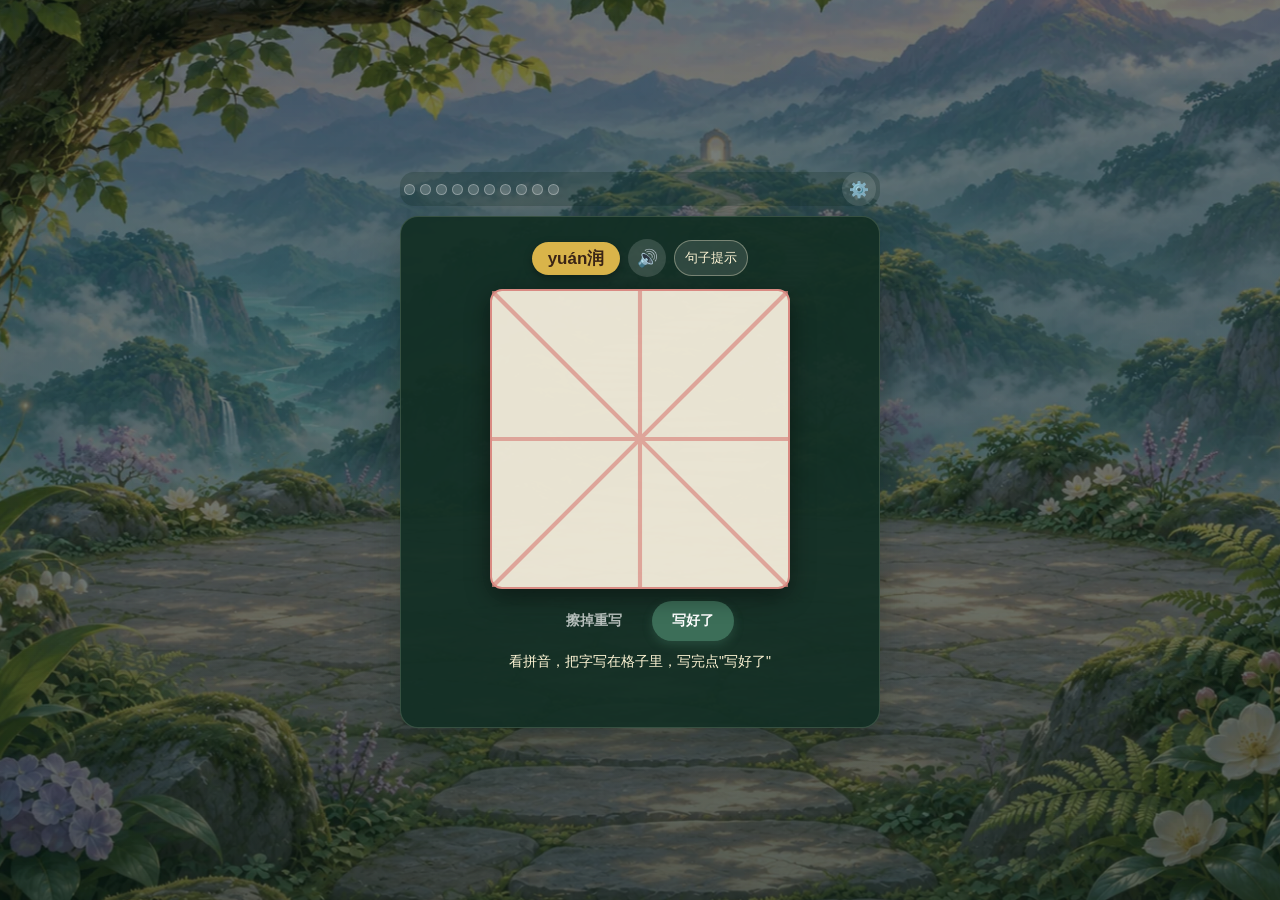
<file: index.html>
<!DOCTYPE html>
<!-- 由 tools/build-page.cjs 生成。游戏逻辑请改 game-source.html；模块请改各 JS/CSS 原文件，再重新构建。 -->
<html lang="zh">
<head>
<meta charset="UTF-8">
<meta name="game-version" content="2026.11.11.7">
<meta name="viewport" content="width=device-width, initial-scale=1.0, maximum-scale=1.0, user-scalable=no">
<title>汉字魔法门</title>
<style data-source="game-feedback.css">
/* 独立的汉字练习反馈。星光层永不拦截笔尖或按钮。 */
.hg-feedback,
.hg-feedback * {
  pointer-events: none !important;
  box-sizing: border-box;
}
.hg-feedback {
  position: fixed;
  inset: 0;
  z-index: 9;
  overflow: visible;
  font-family: -apple-system, BlinkMacSystemFont, 'PingFang SC', 'Microsoft YaHei', sans-serif;
}
.hg-feedback-stage {
  position: absolute;
  inset: 0;
  overflow: visible;
}
.hg-feedback-ring {
  position: fixed;
  display: block;
  border: 2px solid rgba(255, 225, 137, .92);
  border-radius: 18px;
  box-shadow: 0 0 20px rgba(241, 203, 104, .45), inset 0 0 13px rgba(255, 229, 150, .22);
  opacity: 0;
  animation: hg-feedback-ring 540ms ease-out both;
}
.hg-feedback-ring-victory {
  border-color: #fff3b1;
  box-shadow: 0 0 28px rgba(244, 208, 112, .65), inset 0 0 18px rgba(255, 240, 180, .28);
  animation-duration: 960ms;
}
.hg-feedback-star {
  position: fixed;
  display: block;
  width: 28px;
  height: 28px;
  margin: -14px 0 0 -14px;
  font-size: 27px;
  line-height: 28px;
  text-align: center;
  text-shadow: 0 0 9px currentColor;
  opacity: 0;
  animation: hg-feedback-star var(--hg-life, 440ms) cubic-bezier(.13, .58, .3, 1) both;
}
.hg-feedback-star-small {
  font-size: 15px;
}
.hg-feedback-banner {
  position: fixed;
  left: 50%;
  width: calc(100% - 28px);
  max-width: 402px;
  display: flex;
  align-items: center;
  gap: 12px;
  padding: 16px 18px;
  border: 1px solid rgba(244, 212, 141, .85);
  border-radius: 18px;
  background: #fff7df;
  color: #49351f;
  box-shadow: 0 10px 35px rgba(26, 14, 44, .24), 0 0 22px rgba(242, 208, 122, .20);
  opacity: 0;
  transform: translateX(-50%);
}
.hg-feedback-banner[hidden] {
  display: none !important;
}
.hg-feedback-banner-visible {
  animation: hg-feedback-banner-in 200ms ease-out both;
}
.hg-feedback-banner-leaving {
  animation: hg-feedback-banner-out 180ms ease-in both;
}
.hg-feedback-character {
  display: flex;
  flex: 0 0 47px;
  width: 47px;
  height: 47px;
  align-items: center;
  justify-content: center;
  border: 1px solid #dbbd72;
  border-radius: 13px;
  background: #f3e3b4;
  color: #62431b;
  font-size: 31px;
  font-weight: 600;
  line-height: 1;
}
.hg-feedback-message {
  display: block;
  max-width: 292px;
  font-size: 19px;
  font-weight: 700;
  line-height: 1.65;
  letter-spacing: .02em;
  text-wrap: pretty;
}
.hg-feedback-announcer {
  position: absolute;
  width: 1px;
  height: 1px;
  margin: -1px;
  padding: 0;
  overflow: hidden;
  clip: rect(0, 0, 0, 0);
  clip-path: inset(50%);
  white-space: nowrap;
  border: 0;
}
@keyframes hg-feedback-star {
  0% { opacity: 0; transform: translate(0, 0) scale(.3); }
  15% { opacity: 1; }
  65% { opacity: .9; }
  100% { opacity: 0; transform: translate(var(--hg-dx, 0px), var(--hg-dy, -40px)) rotate(var(--hg-spin, 45deg)) scale(.15); }
}
@keyframes hg-feedback-ring {
  0% { opacity: 0; transform: scale(.99); }
  22% { opacity: .95; }
  100% { opacity: 0; transform: scale(1.08); }
}
@keyframes hg-feedback-banner-in {
  from { opacity: 0; transform: translate(-50%, 8px); }
  to { opacity: 1; transform: translate(-50%, 0); }
}
@keyframes hg-feedback-banner-out {
  from { opacity: 1; transform: translate(-50%, 0); }
  to { opacity: 0; transform: translate(-50%, -4px); }
}
@media (max-width: 370px) {
  .hg-feedback-banner { gap: 10px; padding: 13px; }
  .hg-feedback-character { flex-basis: 40px; width: 40px; height: 40px; font-size: 27px; }
  .hg-feedback-message { font-size: 17px; }
}
@media (prefers-reduced-motion: reduce) {
  .hg-feedback-star { display: none; }
  .hg-feedback-ring,
  .hg-feedback-ring-victory { animation: none; opacity: .75; transform: none; box-shadow: none; }
  .hg-feedback-banner-visible { animation: none; opacity: 1; transform: translateX(-50%); }
  .hg-feedback-banner-leaving { animation: none; opacity: 0; }
}

</style>
<style>
  :root{
    --sky-1:#2a1a4a; --sky-2:#4b2a6b; --sky-3:#7b3f8f;
    --paper:#F6EFDD; --paper-2:#EFE4C8;
    --ink:#22201C; --seal:#B3231C; --seal-dark:#8C1B15;
    --gold:#D9B44A; --jade:#3C6E58; --grid:#D98A82;
    --door-wood:#5b3a24; --door-wood-dark:#3a2416;
    --star:#FFF6D6;
  }
  *{ box-sizing:border-box; }
  html,body{ height:100%; margin:0; overflow:hidden; overscroll-behavior:none; touch-action:none; -webkit-user-select:none; user-select:none; -webkit-touch-callout:none; }
  html{
    background:
      radial-gradient(ellipse at 50% 0%, var(--sky-3) 0%, var(--sky-2) 45%, var(--sky-1) 100%);
  }
  body{
    font-family:'Baloo 2', -apple-system, BlinkMacSystemFont, 'PingFang SC', 'Microsoft YaHei', sans-serif;
    background:
      radial-gradient(ellipse at 50% 0%, var(--sky-3) 0%, var(--sky-2) 45%, var(--sky-1) 100%);
    display:flex; align-items:center; justify-content:center;
    padding:20px 10px;
    color:var(--ink);
    /* Pin the document to exactly the viewport so there is no scrollable page at all —
       stronger than overscroll-behavior/touchmove tricks, which some in-app browsers
       (e.g. iPad file-viewer apps) don't fully respect. Panels that need their own
       scroll (.panel, .queue-list) keep working since they scroll internally. */
    position:fixed; inset:0;
  }
  .stars-bg{ position:fixed; inset:0; pointer-events:none; z-index:0; }
  .stars-bg span{
    position:absolute; width:3px; height:3px; background:var(--star);
    border-radius:50%; opacity:.8; animation: twinkle 3s ease-in-out infinite;
  }
  @keyframes twinkle{ 0%,100%{opacity:.2;} 50%{opacity:1;} }

  .stage{
    width:100%; max-width:480px; position:relative; z-index:1;
  }
  .startup-notice{ position:fixed; inset:0; z-index:30; display:flex;
    align-items:center; justify-content:center; background:#35215a; color:#fff6d6;
    padding:28px; text-align:center; font-size:18px; }
  .startup-notice[hidden]{ display:none; }
  .parent-validation{ background:var(--paper); border-radius:12px; padding:10px 12px; margin-bottom:10px; font-size:14px; line-height:1.5; }
  .parent-validation[hidden], .parent-confirm[hidden]{ display:none; }
  .parent-validation-head{ display:flex; align-items:center; justify-content:space-between; gap:8px; }
  .parent-validation button, .parent-confirm button{ font:inherit; border:0; border-radius:8px; padding:9px 12px; background:var(--jade); color:white; cursor:pointer; }
  .parent-validation button{ background:#6b6355; }
  .parent-confirm{ display:flex; justify-content:center; flex-wrap:wrap; gap:8px; margin-top:8px; }
  .cloud-sync{ padding:12px; border:1px solid #c6d8c5; background:#e6eee5; border-radius:10px; margin-bottom:16px; }
  .cloud-sync p{ font-size:12px; line-height:1.6; color:#514d40; margin:7px 0; }
  .cloud-sync-actions{ display:flex; gap:7px; flex-wrap:wrap; margin-top:7px; }
  .cloud-sync button{ min-height:44px; border:0; border-radius:8px; padding:9px 12px;
    background:var(--jade); color:#fff; font:inherit; font-size:12px; cursor:pointer; }
  .cloud-sync button:disabled{ opacity:.5; cursor:default; }
  .cloud-sync .secondary{ background:#d5ddce; color:#3a493a; }
  .cloud-sync [hidden]{ display:none; }
  .cloud-sync .cloud-code{ font-family:ui-monospace,Menlo,monospace; font-size:13px; letter-spacing:.3px; }
  .cloud-sync details, .settings-details{ margin:10px 0; font-size:12px; color:#514d40; }
  .cloud-sync summary, .settings-details summary{ padding:7px 0; cursor:pointer; }
  .settings-details summary{ padding:10px 0; font-size:14px; font-weight:700; }
  .cloud-conflict{ border:1px solid #c38f6c; border-radius:8px; background:#fff1dc; padding:9px; margin-top:9px; }
  #parentTestInstruction{ font-weight:700; }
  #parentTestSummary{ color:#604d2c; }
  #parentTestMsg{ color:var(--seal); font-size:13px; }
  .parent-validation button:disabled{ opacity:.55; }

  /* ---------- top bar ---------- */
  .topbar{
    display:flex; justify-content:space-between; align-items:center;
    margin-bottom:10px; padding:0 4px;
  }
  .progress-path{
    display:flex; gap:5px; flex:1; margin-right:10px; flex-wrap:wrap;
  }
  .progress-dot{
    width:11px; height:11px; border-radius:50%;
    background:rgba(255,255,255,.18); border:1.5px solid rgba(255,255,255,.3);
  }
  .progress-dot.done{ background:var(--gold); border-color:var(--gold); }
  .progress-dot.current{ background:var(--star); border-color:var(--star); box-shadow:0 0 8px var(--star); }
  .icon-btn{
    width:34px; height:34px; border-radius:50%; border:none;
    background:rgba(255,255,255,.12); color:var(--star);
    font-size:16px; cursor:pointer; display:flex; align-items:center; justify-content:center;
    margin-left:6px;
  }
  .icon-btn:active{ transform:scale(.92); }

  /* ---------- door scene ---------- */
  .scene{
    background: linear-gradient(180deg, rgba(255,255,255,.05), rgba(0,0,0,.15));
    border-radius:18px;
    padding:22px 16px 18px;
    position:relative;
    box-shadow: 0 20px 50px rgba(0,0,0,.4), inset 0 0 60px rgba(123,63,143,.25);
    border: 1px solid rgba(255,255,255,.08);
  }

  .doorway{
    width:220px; height:270px;
    margin:0 auto 14px;
    position:relative;
  }
  .approach-path{
    width:220px; margin:0 auto -6px; position:relative; z-index:0; opacity:.9;
  }
  .path-step{ fill:var(--door-wood); }
  .doorframe{
    position:absolute; inset:0;
    border-radius:110px 110px 8px 8px;
    background: linear-gradient(180deg, var(--door-wood), var(--door-wood-dark));
    box-shadow: 0 10px 30px rgba(0,0,0,.5), inset 0 0 0 6px rgba(0,0,0,.25);
    padding:10px;
    overflow:hidden;
  }
  .scene-backdrop{
    position:absolute; inset:10px;
    border-radius:100px 100px 4px 4px;
    overflow:hidden;
    z-index:0;
  }
  .scene-photo{
    position:absolute; inset:0; width:100%; height:100%;
    object-fit:cover; object-position:50% 35%;
    transform:scale(1.18); transform-origin:center;
    display:block;
  }
  .scene-shade{
    position:absolute; inset:0;
    background: linear-gradient(180deg, rgba(0,0,0,0) 55%, rgba(0,0,0,.45) 100%);
    pointer-events:none;
  }
  .scene-fireflies{ position:absolute; inset:0; display:block; pointer-events:none; }
  .firefly{
    fill: var(--gold);
    filter: drop-shadow(0 0 3px var(--gold));
    animation: fireflyPulse 2.6s ease-in-out infinite;
  }
  .firefly-2{ animation-delay:.6s; }
  .firefly-3{ animation-delay:1.1s; }
  .firefly-4{ animation-delay:1.7s; }
  @keyframes fireflyPulse{ 0%,100%{ opacity:.25; } 50%{ opacity:1; } }

  .doorpanel{
    position:absolute; inset:10px;
    border-radius:100px 100px 4px 4px;
    overflow:hidden;
    z-index:2;
    perspective: 900px;
  }
  .door-leaf{
    position:absolute; top:0; width:50%; height:100%;
    background:
      repeating-linear-gradient(90deg, rgba(0,0,0,.12) 0 3px, transparent 3px 22px),
      linear-gradient(180deg, var(--door-wood), var(--door-wood-dark));
    box-shadow: inset 0 0 18px rgba(0,0,0,.45);
    transition: transform .9s cubic-bezier(.32,1.3,.55,1);
    backface-visibility:hidden;
  }
  .door-leaf-left{ left:0; transform-origin:left center; border-top-left-radius:100px; }
  .door-leaf-right{ right:0; transform-origin:right center; border-top-right-radius:100px; }
  .doorpanel.open .door-leaf-left{ transform: rotateY(-108deg); }
  .doorpanel.open .door-leaf-right{ transform: rotateY(108deg); }

  .door-glow-seam{
    position:absolute; top:0; left:50%; width:6px; height:100%;
    transform:translateX(-50%);
    background: radial-gradient(ellipse at center, var(--gold), transparent 70%);
    opacity:0; z-index:3; pointer-events:none;
  }
  .doorpanel.open .door-glow-seam{ animation: seamFlash .9s ease-out; }
  @keyframes seamFlash{ 0%{ opacity:0; } 25%{ opacity:.9; width:26px;} 100%{ opacity:0; width:6px; } }

  .doorpanel-content{
    position:absolute; inset:10px;
    border-radius:100px 100px 4px 4px;
    display:flex; align-items:center; justify-content:center;
    z-index:4;
  }
  .rune{
    position:absolute; inset:4px;
    border:2px solid rgba(217,180,74,.5);
    border-radius:90px 90px 4px 4px;
    pointer-events:none;
  }

  .char-glow{
    position:absolute; inset:0;
    display:flex; align-items:center; justify-content:center;
    transition: opacity .4s ease;
  }
  /* The character is drawn from the same stroke-outline data the grader compares against,
     not from a webfont — so what the child is shown to copy is by construction the exact
     glyph they'll be judged on, and it's a clean printed 楷体 rather than a brush face. */
  .char-glow svg{ width:62%; height:62%; display:block; }
  .char-glow svg path{ fill: var(--gold); }
  .char-glow{ filter: drop-shadow(0 0 12px rgba(217,180,74,.75)); }
  .char-glow.hidden{ opacity:0; }

  /* ---------- writing view ----------
     Writing used to be a fixed full-screen overlay floating on top of the door, which meant
     the grid, the door, and the text lines all piled onto the same pixels. Now it's a plain
     sibling of the doorway in normal flow: entering writing mode hides the door and shows
     this column, so nothing can overlap anything. The progress dots and ⚙️ live in .topbar,
     outside .scene, and stay put the whole time. */
  .write-slot{
    display:flex; flex-direction:column; align-items:center; gap:12px;
    margin:0 auto 12px;
  }
  .scene.writing{
    background: #35215a;                 /* flat colour while writing — nothing to look at but the grid */
    box-shadow: 0 20px 50px rgba(0,0,0,.4);
  }
  .scene.writing .approach-path,
  .scene.writing .doorway{ display:none; }
  .write-controls-row{
    display:flex; justify-content:center; gap:10px;
  }
  .write-canvas-wrap{
    width:300px; height:300px;
    background: rgba(246,239,221,.94);
    border-radius:12px;
    position:relative;
    box-shadow: 0 8px 24px rgba(0,0,0,.45);
    touch-action:none;
    /* A real 米字格 (rice-grid) frame like in a Chinese writing workbook — a solid outer
       border plus the cross+diagonal guide lines — helps a kid judge proportion and where
       a stroke should start/end relative to the whole square, not just draw freehand. */
    border: 2px solid var(--grid);
  }
  .grid-lines{
    position:absolute; inset:0; pointer-events:none;
    /* An actual small SVG (cross + both diagonals, guaranteed centered) instead of the
       linear-gradient hack this used to use — that technique draws its line starting at
       the box's top/left edge by default, not through the center, so the "guide lines"
       were invisibly hugging the border the whole time instead of crossing the middle. */
    background-image: url("data:image/svg+xml,%3Csvg xmlns='http://www.w3.org/2000/svg' viewBox='0 0 100 100'%3E%3Cg stroke='%23D98A82' stroke-width='1.4' fill='none'%3E%3Cline x1='50' y1='0' x2='50' y2='100'/%3E%3Cline x1='0' y1='50' x2='100' y2='50'/%3E%3Cline x1='0' y1='0' x2='100' y2='100'/%3E%3Cline x1='100' y1='0' x2='0' y2='100'/%3E%3C/g%3E%3C/svg%3E");
    background-size: 100% 100%;
    background-position:center; background-repeat:no-repeat;
    opacity:.7;
  }
  .write-target{ width:150px; height:150px; position:relative; z-index:2; }

  /* The demo character sits directly on the 米字格, exactly the size and position of the
     square the child is about to write in — so "copy this" means copying it into the same
     box, at the same scale, instead of shrinking a small glyph from the doorway. */
  .demo-glyph{
    position:absolute; inset:0; z-index:3; pointer-events:none;
    display:flex; align-items:center; justify-content:center;
    transition: opacity .45s ease;
  }
  /* One fixed em box for every character, not a per-character auto-fit: a 一 should look
     like a short stroke in a big square, the way it does in a real workbook, not be blown
     up to fill it. */
  .demo-glyph svg{ width:82%; height:82%; display:block; }
  .demo-glyph svg path{ fill: rgba(34,32,28,.82); }
  .demo-glyph.hidden{ opacity:0; }

  .shake{ animation: shake .35s; }
  @keyframes shake{ 0%,100%{transform:translateX(0);} 25%{transform:translateX(-6px);} 75%{transform:translateX(6px);} }

  .hint-row{ display:flex; align-items:center; justify-content:center; gap:8px; flex-wrap:wrap; }
  .sentence-btn{ border:1px solid rgba(255,246,214,.35); border-radius:999px; padding:8px 10px;
    background:rgba(255,255,255,.12); color:var(--star); font-size:13px; cursor:pointer; }
  .sentence-btn.speaking{ background:var(--gold); color:#3a2416; }
  .speak-btn{
    width:38px; height:38px; border-radius:50%; border:none;
    background:rgba(255,255,255,.14); color:var(--star);
    font-size:17px; cursor:pointer; display:flex; align-items:center; justify-content:center;
  }
  .speak-btn:active{ transform:scale(.9); }
  .speak-btn.speaking{ background:var(--gold); }

  /* Sits above the grid in normal flow now, not absolutely positioned off the top edge of
     the writing tile where it used to collide with the door frame. */
  .pinyin-tag{
    background:var(--gold); color:#3a2416; font-weight:800; font-size:17px;
    padding:5px 16px; border-radius:999px; white-space:nowrap;
    box-shadow:0 3px 8px rgba(0,0,0,.3);
  }

  .status-line{
    text-align:center; color:var(--star); font-size:14px; min-height:20px; margin-bottom:10px;
  }
  .timer-ring{
    width:34px; height:34px; margin:0 auto 6px;
    display:flex; align-items:center; justify-content:center;
    font-weight:800; color:var(--gold); font-size:14px;
    border:3px solid var(--gold); border-radius:50%;
  }

  .controls-row{
    display:flex; justify-content:center; gap:10px; margin-top:4px;
  }
  button.game-btn{
    font-family:'Baloo 2', sans-serif; font-weight:700; font-size:14px;
    border:none; border-radius:999px; padding:11px 20px; cursor:pointer;
    transition: transform .12s ease;
  }
  button.game-btn:active{ transform:scale(.94); }
  .btn-submit{ background: var(--jade); color:#fff; box-shadow:0 4px 10px rgba(60,110,88,.4); }
  .btn-clear{ background:transparent; color:rgba(255,255,255,.7); border:1.5px solid rgba(255,255,255,.3); }
  .btn-continue{ background: var(--gold); color:#3a2416; display:none; box-shadow:0 4px 10px rgba(217,180,74,.4); }
  .btn-continue.show{ display:inline-block; }

  .result-banner{
    text-align:center; font-weight:800; font-size:16px; margin:8px 0 2px; min-height:22px;
  }
  .result-banner.correct{ color:#8fe0b0; }
  .result-banner.wrong{ color:#f0a0a0; }

  /* ---------- finale ---------- */
  .finale{ display:none; text-align:center; padding:20px 4px 4px; }
  .finale.show{ display:block; }
  .finale .big{ font-family:'Ma Shan Zheng', cursive; font-size:36px; color:var(--star); }
  .finale p{ color:rgba(255,255,255,.7); font-size:14px; }

  .playzone.hide{ display:none; }

  .player-dispute{ display:grid; grid-template-columns:52px minmax(0,1fr) auto; gap:3px 9px;
    align-items:center; margin-top:10px; padding:9px; border:1px solid rgba(255,246,214,.25);
    border-radius:12px; background:rgba(0,0,0,.16); color:var(--star); }
  .player-dispute[hidden]{ display:none; }
  .player-dispute-thumb{ grid-row:1 / 3; width:52px; height:52px; border-radius:7px;
    background:var(--paper); color:#6b6355; position:relative; overflow:hidden; }
  .player-dispute-thumb svg{ width:100%; height:100%; display:block; }
  .player-dispute-thumb [hidden]{ display:none; }
  .player-dispute-placeholder{ position:absolute; inset:0; display:flex; align-items:center;
    justify-content:center; font-size:12px; }
  .player-dispute-verdict{ font-size:12px; line-height:1.5; }
  .player-dispute button{ min-height:44px; max-width:145px; padding:8px 10px; border-radius:9px;
    border:1px solid rgba(255,246,214,.5); background:rgba(255,255,255,.1); color:var(--star);
    font:inherit; font-size:13px; cursor:pointer; }
  .player-dispute button[aria-pressed=true]{ background:var(--gold); color:#3a2416; }
  .player-dispute-message{ grid-column:2 / 4; font-size:11px; line-height:1.4; color:rgba(255,246,214,.8); }

  /* ---------- settings panel ---------- */
  .panel-overlay{
    display:none; position:fixed; inset:0; background:rgba(0,0,0,.55);
    z-index:10; align-items:flex-end; justify-content:center;
  }
  .panel-overlay.show{ display:flex; }
  .panel{
    width:100%; max-width:480px; background:var(--paper);
    border-radius:18px 18px 0 0; padding:0 16px 22px; max-height:85vh; overflow-y:auto;
    touch-action:pan-y;
  }
  .panel-header{ position:sticky; top:0; z-index:2; display:flex; align-items:center;
    justify-content:space-between; gap:12px; margin:0 -16px 14px; padding:12px 16px;
    background:var(--paper); border-bottom:1px solid #ddd2b8; }
  .panel .panel-header h2{ margin:0; }
  .panel h2{ font-family:'Ma Shan Zheng', cursive; color:var(--seal-dark); margin:0 0 12px; font-size:24px; }
  .panel label{ display:block; font-size:12px; color:#6b6355; margin:10px 0 4px; font-weight:700; }
  .panel input[type=text], .panel input[type=password]{
    width:100%; padding:9px 10px; border-radius:8px; border:1.5px solid #cfc4a8;
    font-family:'Baloo 2', sans-serif; font-size:14px; background:#fff;
    -webkit-user-select:text; user-select:text; -webkit-touch-callout:default;
  }
  .panel input[type=number]{
    -webkit-user-select:text; user-select:text; -webkit-touch-callout:default;
  }
  .queue-list{ margin-top:10px; max-height:140px; overflow-y:auto; touch-action:pan-y; }
  .queue-item{
    display:flex; justify-content:space-between; align-items:center;
    background:#fff; border-radius:8px; padding:7px 10px; margin-bottom:5px; font-size:14px;
  }
  .queue-item .del{ color:var(--seal); cursor:pointer; font-weight:700; }
  .queue-item small{ display:block; color:#8a8272; font-size:11px; margin-top:3px; }
  .queue-actions{ display:flex; gap:8px; flex-shrink:0; margin-left:8px; }
  .queue-actions button{ border:0; border-radius:6px; padding:5px 7px; background:#efe4c8; color:#5b3a24; font-size:12px; }
  .panel-actions{ display:flex; gap:8px; margin-top:16px; flex-wrap:wrap; }
  .panel-actions button{
    flex:1; min-width:120px; padding:10px; border-radius:10px; border:none;
    font-weight:700; cursor:pointer; font-family:'Baloo 2', sans-serif; font-size:13px;
  }
  .btn-save{ background:var(--jade); color:#fff; }
  .btn-load{ background:var(--gold); color:#3a2416; }
  .btn-close-panel{ background:#e6dcc0; color:#3a2416; width:44px; height:44px;
    flex-shrink:0; border:0; border-radius:50%; font-size:28px; cursor:pointer; }
  .hint-text{ font-size:11.5px; color:#8a8272; margin-top:8px; line-height:1.5; }
  #fileInput{ display:none; }
  #batchInput{
    width:100%; box-sizing:border-box; padding:9px 10px; border-radius:8px;
    border:1.5px solid #cfc4a8; font-family:inherit; font-size:14px; line-height:1.6; resize:vertical;
  }
  .batch-row{ display:flex; align-items:center; gap:10px; margin-top:6px; }
  .batch-row button{
    border:none; border-radius:8px; padding:9px 16px; background:var(--jade); color:#fff;
    font-family:inherit; font-weight:700; font-size:13px; cursor:pointer;
  }
  .batch-msg{ font-size:12px; color:#6b6355; }
  .ink-list{ display:flex; flex-direction:column; gap:5px; margin-top:4px; max-height:190px; overflow-y:auto; }
  .ink-item{
    display:flex; align-items:center; justify-content:space-between; gap:8px;
    background:#fff; border:1.5px solid #ddd2b8; border-radius:9px; padding:5px 9px;
  }
  .ink-item.marked{ background:#f3e2df; border-color:#d98a82; }
  .ink-item .ch{ font-size:18px; font-weight:800; color:var(--ink); }
  .ink-item .meta{ font-size:11px; color:#8a8272; margin-left:7px; }
  .ink-item .v-pass{ color:var(--jade); font-weight:700; }
  .ink-item .v-fail{ color:var(--seal); font-weight:700; }
  .ink-mark{
    border:1.5px solid #cfc4a8; background:transparent; color:#6b6355;
    border-radius:7px; padding:5px 9px; font-family:inherit; font-size:11.5px;
    cursor:pointer; white-space:nowrap;
  }
  .ink-item.marked .ink-mark{ background:var(--seal); border-color:var(--seal); color:#fff; }
  .ink-actions{ display:flex; align-items:center; gap:7px; margin-top:7px; flex-wrap:wrap; }
  .btn-ink{
    border:none; border-radius:8px; padding:8px 12px; background:var(--jade); color:#fff;
    font-family:inherit; font-weight:700; font-size:12.5px; cursor:pointer;
  }
  .btn-ink-clear{ background:#cfc4a8; color:#3a2416; }
  #inkOut{
    width:100%; box-sizing:border-box; margin-top:6px; padding:7px 9px; border-radius:8px;
    border:1.5px solid #cfc4a8; font-family:ui-monospace,Menlo,monospace; font-size:10px;
    line-height:1.4; resize:vertical; color:#6b6355;
  }
  .stuck-list{ display:flex; flex-direction:column; gap:6px; margin-top:4px; }
  .stuck-item{
    display:flex; align-items:center; justify-content:space-between; gap:10px;
    background:#f3e2df; border:1.5px solid #e0b8b2; border-radius:10px; padding:7px 10px;
  }
  .stuck-item .ch{ font-size:19px; font-weight:800; color:var(--seal-dark); }
  .stuck-item .word{ font-size:12px; color:#8a7268; margin-left:6px; }
  .btn-taught{
    border:none; border-radius:8px; padding:7px 12px; background:var(--jade); color:#fff;
    font-family:inherit; font-weight:700; font-size:12.5px; cursor:pointer; white-space:nowrap;
  }
  .mastered-list{
    display:flex; flex-wrap:wrap; gap:6px; margin-top:4px;
    max-height:120px; overflow-y:auto;
  }
  .mastered-chip{
    background:var(--jade); color:#fff; border-radius:8px;
    padding:4px 9px; font-size:15px; font-weight:700;
  }
  .mastered-chip small{ font-weight:500; opacity:.8; font-size:10px; margin-left:3px; }
  .progress-chip{
    background:#e6dcc0; color:#6b6355; border-radius:8px;
    padding:4px 9px; font-size:15px; font-weight:700;
  }
  .py-alt{
    color:var(--seal); font-weight:800; cursor:pointer;
    border-bottom:1.5px dashed var(--seal); padding-bottom:1px;
  }
</style>
<style data-source="mountain-journey.css">
/* Scenic decoration only. The original door leaves, writing tile, glyphs,
   controls, and learning flow keep their own dimensions and behavior. */
body.mountain-journey {
  --journey-landscape: url("assets/mountain-journey/forest-trail.webp");
  --journey-foreground-image: none;
  --journey-frame-image: url("assets/mountain-journey/gate-frame.webp");
  --journey-door-image: url("assets/mountain-journey/gate-doors.webp");
  --journey-pan-x: -0.6%;
  --door-wood: #705238;
  --door-wood-dark: #392d21;
  background: #193d32;
}
#mountainJourney {
  position: fixed;
  inset: 0;
  z-index: 0;
  overflow: hidden;
  pointer-events: none;
  user-select: none;
  -webkit-user-select: none;
  background: linear-gradient(180deg, #648c77 0%, #315d48 45%, #163c30 100%);
}
#mountainJourney > div {
  position: absolute;
  inset: -3%;
  pointer-events: none;
}
#mountainJourney .journey-background {
  background-image: var(--journey-landscape), linear-gradient(180deg, #72917c, #244d3b);
  background-position: 50% 56%;
  background-repeat: no-repeat;
  background-size: cover;
  transform: translate3d(var(--journey-pan-x), 0, 0) scale(1.03);
  transform-origin: 50% 60%;
  transition: transform 650ms ease-out, filter 400ms ease-out;
}
#mountainJourney .journey-wash {
  background: linear-gradient(180deg, rgba(9, 30, 23, .08), rgba(9, 30, 23, .12) 55%, rgba(9, 30, 23, .35));
  transition: background-color 350ms ease-out;
}
#mountainJourney .journey-foreground {
  background-image: var(--journey-foreground-image);
  background-position: 50% 100%;
  background-repeat: no-repeat;
  background-size: cover;
  opacity: .85;
  transform: scale(1.02);
  transition: opacity 350ms ease-out;
}
body.mountain-journey .stars-bg { display: none; }
body.mountain-journey .stage { z-index: 1; }
body.mountain-journey .scene {
  background: rgba(15, 42, 32, .32);
  border-color: rgba(227, 241, 204, .16);
  box-shadow: 0 15px 40px rgba(8, 26, 18, .3);
}
body.mountain-journey .scene.writing {
  background: rgba(20, 48, 37, .95);
  box-shadow: 0 15px 40px rgba(8, 26, 18, .35);
}
body.mountain-journey .topbar {
  border-radius: 14px;
  background: rgba(15, 42, 32, .24);
}
/* Frame art uses the complete 3:4 canvas. Its transparent opening occupies
   x=22..77%, y=22..92%; every inner layer shares this single aperture. */
body.mountain-journey .approach-path { display: none; }
body.mountain-journey .doorway {
  width: 300px;
  height: 400px;
  max-width: 100%;
  overflow: visible;
}
body.mountain-journey .doorframe {
  inset: 0;
  padding: 0;
  background: none;
  box-shadow: none;
  border-radius: 0;
  overflow: visible;
}
body.mountain-journey .scene-backdrop,
body.mountain-journey .doorpanel,
body.mountain-journey .doorpanel-content {
  inset: 22% 23% 8% 22%;
  border-radius: 50% 50% 3px 3px / 30% 30% 3px 3px;
}
body.mountain-journey .door-leaf-left,
body.mountain-journey .door-leaf-right { border-radius: 0; }
body.mountain-journey .doorway::after {
  content: "";
  position: absolute;
  inset: 0;
  z-index: 6;
  background-image: var(--journey-frame-image);
  background-repeat: no-repeat;
  background-position: center;
  background-size: 100% 100%;
  pointer-events: none;
}
body.mountain-journey .door-leaf {
  background-image: linear-gradient(180deg, rgba(255, 236, 173, .04), rgba(25, 19, 10, .19)),
    var(--journey-door-image), linear-gradient(180deg, var(--door-wood), var(--door-wood-dark));
  background-size: 100% 100%, 200% 100%, 100% 100%;
  background-position: center, left center, center;
  background-repeat: no-repeat;
}
body.mountain-journey .door-leaf-right { background-position: center, right center, center; }
body.journey-writing #mountainJourney .journey-background { filter: saturate(.65) brightness(.72); }
body.journey-writing #mountainJourney .journey-wash { background-color: rgba(12, 30, 23, .3); }
body.journey-writing #mountainJourney .journey-foreground { opacity: .2; }
body.journey-departing #mountainJourney .journey-background {
  animation: journeyStepForward 850ms ease-out forwards;
}
@keyframes journeyStepForward {
  from { transform: translate3d(var(--journey-pan-x), 0, 0) scale(1.03); }
  to { transform: translate3d(var(--journey-pan-x), 1.2%, 0) scale(1.13); }
}
@media (orientation: portrait) {
  #mountainJourney .journey-background { background-position: 50% 58%; }
  #mountainJourney .journey-foreground { background-position: 50% 100%; }
}
@media (max-height: 760px) {
  body.mountain-journey .doorway { width: 250px; height: 333.333px; }
}
@media (max-height: 620px), (max-width: 380px) {
  body.mountain-journey .doorway { width: 210px; height: 280px; }
}
@media (prefers-reduced-motion: reduce) {
  #mountainJourney .journey-background,
  #mountainJourney .journey-wash,
  #mountainJourney .journey-foreground { transition: none; }
  body.journey-departing #mountainJourney .journey-background { animation: none; }
  body.mountain-journey .door-leaf { transition: none; }
  body.mountain-journey .firefly,
  body.mountain-journey .doorpanel.open .door-glow-seam { animation: none; }
}

</style>
</head>
<body>
<div class="startup-notice" id="startupNotice" role="status">正在准备汉字，马上就能开始…</div>

<div class="stars-bg" id="starsBg"></div>

<div class="stage">
  <div class="topbar">
    <div class="progress-path" id="progressPath"></div>
    <button class="icon-btn" id="settingsBtn" title="设置">⚙️</button>
  </div>
  <p class="hint-text" id="localProgressNotice" role="status" hidden></p>

  <div class="scene" id="playzone">
    <div class="parent-validation" id="parentTestBar" hidden>
      <div class="parent-validation-head"><b id="parentTestTitle">家长识别验收</b><button id="parentTestExitBtn">退出验收</button></div>
      <div id="parentTestInstruction"></div>
      <div id="parentTestSummary">单独记录，不计入孩子的学习进度。</div>
    </div>
    <div class="approach-path">
      <svg viewBox="0 0 220 70" width="220" height="70" preserveAspectRatio="none">
        <polygon points="70,70 150,70 128,50 92,50" class="path-step" opacity="0.9"/>
        <polygon points="82,48 138,48 122,32 98,32" class="path-step" opacity="0.75"/>
        <polygon points="94,30 126,30 116,18 104,18" class="path-step" opacity="0.6"/>
      </svg>
    </div>
    <div class="doorway">
      <div class="doorframe">
        <div class="scene-backdrop" id="sceneBackdrop">
          <img class="scene-photo" id="sceneImg" alt="">
          <div class="scene-shade"></div>
          <svg class="scene-fireflies" viewBox="0 0 200 250" width="100%" height="100%" preserveAspectRatio="xMidYMax slice">
            <circle class="firefly" cx="60" cy="130" r="2.6"/>
            <circle class="firefly firefly-2" cx="140" cy="150" r="2.2"/>
            <circle class="firefly firefly-3" cx="95" cy="90" r="2.8"/>
            <circle class="firefly firefly-4" cx="150" cy="90" r="2"/>
          </svg>
        </div>
        <div class="doorpanel" id="doorpanel">
          <div class="door-leaf door-leaf-left"></div>
          <div class="door-leaf door-leaf-right"></div>
          <div class="door-glow-seam"></div>
        </div>
        <div class="doorpanel-content">
          <div class="rune"></div>
          <div class="char-glow" id="charGlow"></div>
        </div>
      </div>
    </div>

    <div class="write-slot" id="writeSlot" style="display:none;">
      <div class="hint-row">
        <div class="pinyin-tag" id="pinyinTag"></div>
        <!-- Never speaks on its own: reading the pinyin is the skill being practised, so
             the sound is there for when he's stuck, not handed to him every time. -->
        <button class="speak-btn" id="speakBtn" title="读一遍给我听">🔊</button>
        <button class="sentence-btn" id="sentenceBtn" title="听一句话，分清词语的意思" hidden>句子提示</button>
      </div>
      <div class="write-canvas-wrap" id="writeTile">
        <div class="grid-lines"></div>
        <div class="demo-glyph hidden" id="demoGlyph"></div>
        <svg id="drawSvg" viewBox="0 0 300 300" width="300" height="300" style="position:relative;z-index:2;touch-action:none;display:block;"></svg>
      </div>
      <div class="write-controls-row">
        <button class="game-btn btn-clear" id="clearBtn">擦掉重写</button>
        <button class="game-btn btn-submit" id="submitBtn">写好了</button>
      </div>
    </div>

    <div class="timer-ring" id="timerRing" style="display:none;"></div>
    <div class="status-line" id="statusLine">看拼音，写出这个字，推开这扇门</div>
    <div class="result-banner" id="resultBanner"></div>
    <div class="parent-confirm" id="parentTestConfirm" hidden>
      <button id="parentTestConfirmBtn">按要求写了，记录这次</button>
      <button id="parentTestRetryBtn">没按要求，重写这次</button>
    </div>
    <div class="parent-confirm" id="parentTestNext" hidden><button id="parentTestNextBtn">继续下一次验收</button></div>

    <div class="controls-row">
      <button class="game-btn btn-continue" id="continueBtn">继续 →</button>
    </div>
  </div>

  <div class="finale" id="finale">
    <div class="big">这一关结束啦！</div>
    <p id="finaleDetail" style="white-space:pre-line;"></p>
    <button class="game-btn btn-submit" id="restartBtn" style="margin-top:8px;">继续下一关</button>
  </div>
  <div class="player-dispute" id="playerDisputeCard" hidden>
    <div class="player-dispute-thumb" aria-hidden="true">
      <svg id="playerDisputePreview" viewBox="0 0 300 300"></svg>
      <span class="player-dispute-placeholder" id="playerDisputePlaceholder">刚才</span>
    </div>
    <div class="player-dispute-verdict" id="playerDisputeVerdict"></div>
    <button id="playerDisputeBtn" aria-pressed="false">不认同这个批改</button>
    <div class="player-dispute-message" id="playerDisputeMessage" role="status"></div>
  </div>
</div>

<div class="panel-overlay" id="panelOverlay">
  <div class="panel">
    <div class="panel-header">
      <h2>今日汉字设置</h2>
      <button class="btn-close-panel" id="closePanelBtn" aria-label="关闭设置" title="关闭设置">×</button>
    </div>
    <label for="batchInput">添加今天要练的字</label>
    <textarea id="batchInput" rows="3" placeholder="奇迹的迹。求救的救，师弟的弟"></textarea>
    <div class="batch-row">
      <button id="batchAddBtn">批量加入</button>
      <span class="batch-msg" id="batchMsg"></span>
    </div>
    <p class="hint-text" style="margin-top:6px;">
      <b>加入后自动保存，今天优先练。</b>关掉设置即可继续。每关通过 10 个字，剩下的留到下一关。<br>
      「奇迹的迹」会用“奇迹”提示默写“迹”。语音输入里的句号、逗号、分号等标点和换行都可以分开词条。<br>
      也可以只写一个字（就没有组词提示），或写「单薄的薄 bó」手动指定拼音。<br>
      <b style="color:var(--seal);">标红的是多音字</b>，点一下可以换读音。重复字保留原学习记录。
    </p>

    <details class="settings-details" id="aiSentenceSettings">
      <summary>AI 造句</summary>
      <p id="aiSentenceStatus" role="status">尚未连接。</p>
      <p>授权 OpenRouter 后，加入没有例句的词会自动造句。模型服务会收到词语、目标字和读音，可能保留这些文本。请只录普通学习词语。</p>
      <button id="aiSentenceConnectBtn">连接 AI 造句</button>
      <button id="aiSentenceFillBtn" hidden>补齐今天的例句</button>
      <button id="aiSentenceDisconnectBtn" hidden>断开这台设备</button>
    </details>
    <div class="queue-list" id="queueList"></div>

    <label>需要家长讲解（今天错了 3 次，已经停下来）</label>
    <div class="stuck-list" id="stuckList"></div>

    <label>已永久掌握（在 3 个不同的日子写对过，不再出现）</label>
    <div class="mastered-list" id="masteredList"></div>

    <label>笔迹记录<span id="inkCount" style="font-weight:400;color:#8a8272;"></span></label>
    <div class="ink-list" id="inkList"></div>
    <div class="ink-actions">
      <button class="btn-ink" id="inkCopyBtn">📋 复制标记的</button>
      <button class="btn-ink" id="inkDownloadBtn">⬇️ 下载全部</button>
      <button class="btn-ink btn-ink-clear" id="inkClearBtn">清空全部笔迹</button>
      <span class="batch-msg" id="inkMsg"></span>
    </div>
    <textarea id="inkOut" readonly rows="3" placeholder="点上面的「复制标记的」，内容会出现在这里；复制不成功就长按这里全选拷贝。"></textarea>

    <p class="hint-text">学习范围：统编人教版·三年级下册（2025年10月版）<br>从课本词语表选取的 92 个字词中，搭配难度和结构随机出题；每格写一个字。</p>

    <details class="settings-details" id="manualBackupSettings">
      <summary>手动备份</summary>
      <p>日常进度自动保存。下载备份可额外留一份进度文件。</p>
      <div class="panel-actions">
        <button class="btn-save" id="saveProgressBtn">下载进度备份</button>
        <button class="btn-load" id="loadProgressBtn">从备份恢复</button>
      </div>
      <div id="localRecoveryCopies" hidden>
        <label for="localRecoverySelect">本机保留的进度副本</label>
        <select id="localRecoverySelect"></select>
        <button class="btn-save" id="localRecoveryDownload">下载所选副本</button>
      </div>
      <input type="file" id="fileInput" accept="application/json">
    </details>
    <div class="cloud-sync">
      <b>跨设备同步</b>
      <p id="cloudSyncStatus" role="status">尚未开启，学习记录保存在这台设备。</p>
      <p>进度会自动保存在当前浏览器。要跨设备接着练，先在有学习记录的浏览器开启同步，再在另一台设备或另一个浏览器用同一个家庭密码接入。接入后，联网时会自动同步。</p>
      <div id="cloudSyncPasswordSetup">
        <label for="cloudSyncPassword">家庭密码（至少 12 个字符，可用中文）</label>
        <input type="password" id="cloudSyncPassword" placeholder="输入你自己设定的家庭密码" autocomplete="off" autocapitalize="off" spellcheck="false" aria-describedby="cloudSyncPasswordHint">
        <p id="cloudSyncPasswordHint">可以用几个不相干的词组合，区分大小写。</p>
        <div class="cloud-sync-actions">
          <button id="cloudSyncCreateBtn">用这个密码首次开启</button>
          <button class="secondary" id="cloudSyncJoinBtn">用这个密码接入</button>
        </div>
      </div>
      <div class="cloud-sync-actions" id="cloudSyncConnectedActions" hidden>
        <button class="secondary" id="cloudSyncNowBtn">立即同步</button>
        <button class="secondary" id="cloudSyncDisconnectBtn">断开这台设备</button>
      </div>
      <div id="cloudSyncCodeWrap" hidden>
        <label for="cloudSyncCode">当前连接使用旧同步码</label>
        <input type="text" class="cloud-code" id="cloudSyncCode" readonly>
        <p>改用家庭密码前，可以先复制旧码留存。旧进度仍会保留；其他设备要改用新密码接入。</p>
        <div class="cloud-sync-actions">
          <button class="secondary" id="cloudSyncCopyBtn">复制旧同步码</button>
        </div>
      </div>
      <details>
        <summary>使用以前的同步码</summary>
        <label for="cloudSyncJoinInput">旧同步码</label>
        <input type="text" class="cloud-code" id="cloudSyncJoinInput" placeholder="粘贴以前的同步码" autocomplete="off" autocapitalize="off" spellcheck="false" maxlength="60">
        <div class="cloud-sync-actions"><button class="secondary" id="cloudSyncLegacyJoinBtn">用旧同步码接入</button></div>
      </details>
      <p>学习进度和家长加入的字会加密同步。笔迹与批改异议留在当前浏览器。</p>
      <div class="cloud-conflict" id="cloudSyncConflict" hidden>
        <p>两台设备各有新进度，已暂停覆盖。两份会先保留本机备份，再按你的选择继续。</p>
        <div class="cloud-sync-actions">
          <button id="cloudKeepLocalBtn">用这台设备的进度</button>
          <button class="secondary" id="cloudUseRemoteBtn">接上云端进度</button>
        </div>
      </div>
    </div>
    <p class="hint-text" id="gameVersion">版本 2026.11.11.7</p>
  </div>
</div>

<div hidden>
  <button id="parentTestRound1Btn">第一轮</button>
  <button id="parentTestRound2Btn">第二轮</button>
  <div id="parentTestMsg" role="status"></div>
</div>

<script data-source="curriculum-data.js">
/* 三下教材词语抽选池。来源和逐页核对记录见 data/grade3-word-sources.json。
   生成：node tools/build-grade3-curriculum.cjs；数据与判分规则分离。 */
window.HANZI_CURRICULUM = {
  "id": "pep-3b-2025-10",
  "name": "统编人教版·三年级下册",
  "edition": "2025年10月第1版",
  "isbn": "978-7-107-40597-6",
  "sourceWordCount": 271,
  "officialUrl": "https://book.pep.com.cn/1211001302251/",
  "sourcePdfUrl": "https://static.lejiaoku.com/uploads/resources/1767902236152.pdf",
  "wordTablePages": [
    116,
    117,
    118
  ],
  "note": "从原教材271词中选取92词、每词一个目标字作为本轮验证池；一格一字，按难度与结构均衡随机。",
  "entries": [
    {
      "char": "匕",
      "pinyin": "bǐ",
      "word": "匕首",
      "structure": "独体",
      "strokeCount": 2,
      "unit": 1,
      "lesson": null,
      "printedPage": 116
    },
    {
      "char": "乙",
      "pinyin": "yǐ",
      "word": "乙方",
      "structure": "独体",
      "strokeCount": 1,
      "unit": 1,
      "lesson": null,
      "printedPage": 116
    },
    {
      "char": "犬",
      "pinyin": "quǎn",
      "word": "军犬",
      "structure": "独体",
      "strokeCount": 4,
      "unit": 1,
      "lesson": null,
      "printedPage": 116
    },
    {
      "char": "长",
      "pinyin": "cháng",
      "word": "冗长",
      "structure": "独体",
      "strokeCount": 4,
      "unit": 1,
      "lesson": null,
      "printedPage": 116
    },
    {
      "char": "止",
      "pinyin": "zhǐ",
      "word": "停止",
      "structure": "独体",
      "strokeCount": 4,
      "unit": 1,
      "lesson": 3,
      "printedPage": 116
    },
    {
      "char": "土",
      "pinyin": "tǔ",
      "word": "泥土",
      "structure": "独体",
      "strokeCount": 3,
      "unit": 6,
      "lesson": 18,
      "printedPage": 117
    },
    {
      "char": "夕",
      "pinyin": "xī",
      "word": "夕阳",
      "structure": "独体",
      "strokeCount": 3,
      "unit": 6,
      "lesson": 19,
      "printedPage": 117
    },
    {
      "char": "目",
      "pinyin": "mù",
      "word": "目送",
      "structure": "独体",
      "strokeCount": 5,
      "unit": 6,
      "lesson": 19,
      "printedPage": 117
    },
    {
      "char": "牛",
      "pinyin": "niú",
      "word": "牛奶",
      "structure": "独体",
      "strokeCount": 4,
      "unit": 5,
      "lesson": 17,
      "printedPage": 117
    },
    {
      "char": "互",
      "pinyin": "hù",
      "word": "互相",
      "structure": "独体",
      "strokeCount": 4,
      "unit": 5,
      "lesson": 17,
      "printedPage": 117
    },
    {
      "char": "甘",
      "pinyin": "gān",
      "word": "甘心",
      "structure": "独体",
      "strokeCount": 5,
      "unit": 8,
      "lesson": 26,
      "printedPage": 118
    },
    {
      "char": "生",
      "pinyin": "shēng",
      "word": "生命",
      "structure": "独体",
      "strokeCount": 5,
      "unit": 7,
      "lesson": 24,
      "printedPage": 118
    },
    {
      "char": "刀",
      "pinyin": "dāo",
      "word": "剪刀",
      "structure": "独体",
      "strokeCount": 2,
      "unit": 1,
      "lesson": 2,
      "printedPage": 116
    },
    {
      "char": "且",
      "pinyin": "qiě",
      "word": "而且",
      "structure": "独体",
      "strokeCount": 5,
      "unit": 4,
      "lesson": 14,
      "printedPage": 117
    },
    {
      "char": "才",
      "pinyin": "cái",
      "word": "才干",
      "structure": "独体",
      "strokeCount": 3,
      "unit": 4,
      "lesson": 14,
      "printedPage": 117
    },
    {
      "char": "本",
      "pinyin": "běn",
      "word": "本来",
      "structure": "独体",
      "strokeCount": 5,
      "unit": 6,
      "lesson": 20,
      "printedPage": 117
    },
    {
      "char": "头",
      "pinyin": "tóu",
      "word": "眉头",
      "structure": "独体",
      "strokeCount": 5,
      "unit": 2,
      "lesson": 7,
      "printedPage": 116
    },
    {
      "char": "子",
      "pinyin": "zi",
      "word": "李子",
      "structure": "独体",
      "strokeCount": 3,
      "unit": 7,
      "lesson": 24,
      "printedPage": 118
    },
    {
      "char": "认",
      "pinyin": "rèn",
      "word": "认识",
      "structure": "左右",
      "strokeCount": 4,
      "unit": 2,
      "lesson": 6,
      "printedPage": 116
    },
    {
      "char": "收",
      "pinyin": "shōu",
      "word": "收拾",
      "structure": "左右",
      "strokeCount": 6,
      "unit": 2,
      "lesson": 6,
      "printedPage": 116
    },
    {
      "char": "机",
      "pinyin": "jī",
      "word": "机会",
      "structure": "左右",
      "strokeCount": 6,
      "unit": 2,
      "lesson": 7,
      "printedPage": 116
    },
    {
      "char": "幻",
      "pinyin": "huàn",
      "word": "变幻",
      "structure": "左右",
      "strokeCount": 4,
      "unit": 7,
      "lesson": 24,
      "printedPage": 118
    },
    {
      "char": "记",
      "pinyin": "jì",
      "word": "记号",
      "structure": "左右",
      "strokeCount": 5,
      "unit": 3,
      "lesson": 10,
      "printedPage": 116
    },
    {
      "char": "吸",
      "pinyin": "xī",
      "word": "呼吸",
      "structure": "左右",
      "strokeCount": 6,
      "unit": 8,
      "lesson": null,
      "printedPage": 118
    },
    {
      "char": "纤",
      "pinyin": "xiān",
      "word": "纤细",
      "structure": "左右",
      "strokeCount": 6,
      "unit": 1,
      "lesson": 2,
      "printedPage": 116
    },
    {
      "char": "精",
      "pinyin": "jīng",
      "word": "精美",
      "structure": "左右",
      "strokeCount": 14,
      "unit": 2,
      "lesson": 7,
      "printedPage": 116
    },
    {
      "char": "验",
      "pinyin": "yàn",
      "word": "实验",
      "structure": "左右",
      "strokeCount": 10,
      "unit": 3,
      "lesson": 10,
      "printedPage": 116
    },
    {
      "char": "材",
      "pinyin": "cái",
      "word": "材料",
      "structure": "左右",
      "strokeCount": 7,
      "unit": 4,
      "lesson": 13,
      "printedPage": 117
    },
    {
      "char": "价",
      "pinyin": "jià",
      "word": "价格",
      "structure": "左右",
      "strokeCount": 6,
      "unit": 4,
      "lesson": 13,
      "printedPage": 117
    },
    {
      "char": "便",
      "pinyin": "pián",
      "word": "便宜",
      "structure": "左右",
      "strokeCount": 9,
      "unit": 4,
      "lesson": 13,
      "printedPage": 117
    },
    {
      "char": "积",
      "pinyin": "jī",
      "word": "积累",
      "structure": "左右",
      "strokeCount": 10,
      "unit": 4,
      "lesson": 13,
      "printedPage": 117
    },
    {
      "char": "经",
      "pinyin": "jīng",
      "word": "经验",
      "structure": "左右",
      "strokeCount": 8,
      "unit": 4,
      "lesson": 13,
      "printedPage": 117
    },
    {
      "char": "担",
      "pinyin": "dān",
      "word": "担心",
      "structure": "左右",
      "strokeCount": 8,
      "unit": 5,
      "lesson": 17,
      "printedPage": 117
    },
    {
      "char": "确",
      "pinyin": "què",
      "word": "确定",
      "structure": "左右",
      "strokeCount": 12,
      "unit": 5,
      "lesson": 16,
      "printedPage": 117
    },
    {
      "char": "秘",
      "pinyin": "mì",
      "word": "秘密",
      "structure": "左右",
      "strokeCount": 10,
      "unit": 5,
      "lesson": 17,
      "printedPage": 117
    },
    {
      "char": "粉",
      "pinyin": "fěn",
      "word": "粉红",
      "structure": "左右",
      "strokeCount": 10,
      "unit": 6,
      "lesson": 20,
      "printedPage": 117
    },
    {
      "char": "惜",
      "pinyin": "xī",
      "word": "可惜",
      "structure": "左右",
      "strokeCount": 11,
      "unit": 6,
      "lesson": 20,
      "printedPage": 117
    },
    {
      "char": "仰",
      "pinyin": "yǎng",
      "word": "仰望",
      "structure": "左右",
      "strokeCount": 6,
      "unit": 6,
      "lesson": 20,
      "printedPage": 117
    },
    {
      "char": "锋",
      "pinyin": "fēng",
      "word": "锋利",
      "structure": "左右",
      "strokeCount": 12,
      "unit": 7,
      "lesson": 24,
      "printedPage": 118
    },
    {
      "char": "融",
      "pinyin": "róng",
      "word": "融化",
      "structure": "左右",
      "strokeCount": 16,
      "unit": 7,
      "lesson": 24,
      "printedPage": 118
    },
    {
      "char": "咳",
      "pinyin": "ké",
      "word": "咳嗽",
      "structure": "左右",
      "strokeCount": 9,
      "unit": 8,
      "lesson": null,
      "printedPage": 118
    },
    {
      "char": "诉",
      "pinyin": "sù",
      "word": "诉说",
      "structure": "左右",
      "strokeCount": 7,
      "unit": 8,
      "lesson": null,
      "printedPage": 118
    },
    {
      "char": "讽",
      "pinyin": "fěng",
      "word": "讽刺",
      "structure": "左右",
      "strokeCount": 6,
      "unit": 8,
      "lesson": null,
      "printedPage": 118
    },
    {
      "char": "顾",
      "pinyin": "gù",
      "word": "顾客",
      "structure": "左右",
      "strokeCount": 10,
      "unit": 8,
      "lesson": 25,
      "printedPage": 118
    },
    {
      "char": "袖",
      "pinyin": "xiù",
      "word": "袖子",
      "structure": "左右",
      "strokeCount": 10,
      "unit": 8,
      "lesson": 25,
      "printedPage": 118
    },
    {
      "char": "衬",
      "pinyin": "chèn",
      "word": "衬衫",
      "structure": "左右",
      "strokeCount": 8,
      "unit": 8,
      "lesson": 25,
      "printedPage": 118
    },
    {
      "char": "形",
      "pinyin": "xíng",
      "word": "形式",
      "structure": "左右",
      "strokeCount": 7,
      "unit": 6,
      "lesson": 19,
      "printedPage": 117
    },
    {
      "char": "性",
      "pinyin": "xìng",
      "word": "性子",
      "structure": "左右",
      "strokeCount": 8,
      "unit": 8,
      "lesson": 25,
      "printedPage": 118
    },
    {
      "char": "静",
      "pinyin": "jìng",
      "word": "平静",
      "structure": "左右",
      "strokeCount": 14,
      "unit": 6,
      "lesson": 18,
      "printedPage": 117
    },
    {
      "char": "明",
      "pinyin": "míng",
      "word": "文明",
      "structure": "左右",
      "strokeCount": 8,
      "unit": 4,
      "lesson": 13,
      "printedPage": 117
    },
    {
      "char": "称",
      "pinyin": "chèn",
      "word": "匀称",
      "structure": "左右",
      "strokeCount": 10,
      "unit": 2,
      "lesson": 7,
      "printedPage": 116
    },
    {
      "char": "颜",
      "pinyin": "yán",
      "word": "颜色",
      "structure": "左右",
      "strokeCount": 15,
      "unit": 7,
      "lesson": 22,
      "printedPage": 118
    },
    {
      "char": "瞭",
      "pinyin": "liào",
      "word": "瞭望",
      "structure": "左右",
      "strokeCount": 17,
      "unit": 6,
      "lesson": null,
      "printedPage": 118
    },
    {
      "char": "锚",
      "pinyin": "máo",
      "word": "铁锚",
      "structure": "左右",
      "strokeCount": 13,
      "unit": 6,
      "lesson": null,
      "printedPage": 118
    },
    {
      "char": "姿",
      "pinyin": "zī",
      "word": "姿势",
      "structure": "上下",
      "strokeCount": 9,
      "unit": 1,
      "lesson": 3,
      "printedPage": 116
    },
    {
      "char": "花",
      "pinyin": "huā",
      "word": "荷花",
      "structure": "上下",
      "strokeCount": 7,
      "unit": 1,
      "lesson": 3,
      "printedPage": 116
    },
    {
      "char": "尘",
      "pinyin": "chén",
      "word": "尘土",
      "structure": "上下",
      "strokeCount": 6,
      "unit": 2,
      "lesson": 6,
      "printedPage": 116
    },
    {
      "char": "前",
      "pinyin": "qián",
      "word": "提前",
      "structure": "上下",
      "strokeCount": 9,
      "unit": 8,
      "lesson": 25,
      "printedPage": 118
    },
    {
      "char": "念",
      "pinyin": "niàn",
      "word": "想念",
      "structure": "上下",
      "strokeCount": 8,
      "unit": 5,
      "lesson": 17,
      "printedPage": 117
    },
    {
      "char": "意",
      "pinyin": "yì",
      "word": "满意",
      "structure": "上下",
      "strokeCount": 13,
      "unit": 8,
      "lesson": 25,
      "printedPage": 118
    },
    {
      "char": "奇",
      "pinyin": "qí",
      "word": "奇异",
      "structure": "上下",
      "strokeCount": 8,
      "unit": 3,
      "lesson": 9,
      "printedPage": 116
    },
    {
      "char": "奖",
      "pinyin": "jiǎng",
      "word": "夸奖",
      "structure": "上下",
      "strokeCount": 9,
      "unit": 8,
      "lesson": 25,
      "printedPage": 118
    },
    {
      "char": "密",
      "pinyin": "mì",
      "word": "浓密",
      "structure": "上下",
      "strokeCount": 11,
      "unit": 5,
      "lesson": 16,
      "printedPage": 117
    },
    {
      "char": "害",
      "pinyin": "hai",
      "word": "厉害",
      "structure": "上下",
      "strokeCount": 10,
      "unit": 8,
      "lesson": 26,
      "printedPage": 118
    },
    {
      "char": "愁",
      "pinyin": "chóu",
      "word": "发愁",
      "structure": "上下",
      "strokeCount": 13,
      "unit": 5,
      "lesson": 16,
      "printedPage": 117
    },
    {
      "char": "景",
      "pinyin": "jǐng",
      "word": "景物",
      "structure": "上下",
      "strokeCount": 12,
      "unit": 3,
      "lesson": 10,
      "printedPage": 116
    },
    {
      "char": "类",
      "pinyin": "lèi",
      "word": "种类",
      "structure": "上下",
      "strokeCount": 9,
      "unit": 6,
      "lesson": 19,
      "printedPage": 117
    },
    {
      "char": "贵",
      "pinyin": "guì",
      "word": "宝贵",
      "structure": "上下",
      "strokeCount": 9,
      "unit": 4,
      "lesson": 14,
      "printedPage": 117
    },
    {
      "char": "爱",
      "pinyin": "ài",
      "word": "爱好",
      "structure": "上下",
      "strokeCount": 10,
      "unit": 7,
      "lesson": 22,
      "printedPage": 118
    },
    {
      "char": "芒",
      "pinyin": "máng",
      "word": "光芒",
      "structure": "上下",
      "strokeCount": 6,
      "unit": 7,
      "lesson": 24,
      "printedPage": 118
    },
    {
      "char": "善",
      "pinyin": "shàn",
      "word": "善良",
      "structure": "上下",
      "strokeCount": 12,
      "unit": 2,
      "lesson": 6,
      "printedPage": 116
    },
    {
      "char": "忠",
      "pinyin": "zhōng",
      "word": "忠诚",
      "structure": "上下",
      "strokeCount": 8,
      "unit": 2,
      "lesson": 6,
      "printedPage": 116
    },
    {
      "char": "笑",
      "pinyin": "xiào",
      "word": "笑话",
      "structure": "上下",
      "strokeCount": 10,
      "unit": 8,
      "lesson": 25,
      "printedPage": 118
    },
    {
      "char": "声",
      "pinyin": "shēng",
      "word": "名声",
      "structure": "上下",
      "strokeCount": 7,
      "unit": 8,
      "lesson": 25,
      "printedPage": 118
    },
    {
      "char": "闲",
      "pinyin": "xián",
      "word": "闲散",
      "structure": "半包围",
      "strokeCount": 7,
      "unit": 1,
      "lesson": 2,
      "printedPage": 116
    },
    {
      "char": "逃",
      "pinyin": "táo",
      "word": "逃生",
      "structure": "半包围",
      "strokeCount": 9,
      "unit": 2,
      "lesson": 7,
      "printedPage": 116
    },
    {
      "char": "退",
      "pinyin": "tuì",
      "word": "后退",
      "structure": "半包围",
      "strokeCount": 9,
      "unit": 3,
      "lesson": 9,
      "printedPage": 116
    },
    {
      "char": "逆",
      "pinyin": "nì",
      "word": "逆风",
      "structure": "半包围",
      "strokeCount": 9,
      "unit": 3,
      "lesson": 10,
      "printedPage": 116
    },
    {
      "char": "迷",
      "pinyin": "mí",
      "word": "迷失",
      "structure": "半包围",
      "strokeCount": 9,
      "unit": 3,
      "lesson": 10,
      "printedPage": 116
    },
    {
      "char": "网",
      "pinyin": "wǎng",
      "word": "网球",
      "structure": "半包围",
      "strokeCount": 6,
      "unit": 6,
      "lesson": 19,
      "printedPage": 117
    },
    {
      "char": "病",
      "pinyin": "bìng",
      "word": "养病",
      "structure": "半包围",
      "strokeCount": 10,
      "unit": 6,
      "lesson": 20,
      "printedPage": 117
    },
    {
      "char": "闷",
      "pinyin": "mèn",
      "word": "沉闷",
      "structure": "半包围",
      "strokeCount": 7,
      "unit": 7,
      "lesson": 23,
      "printedPage": 118
    },
    {
      "char": "威",
      "pinyin": "wēi",
      "word": "威武",
      "structure": "半包围",
      "strokeCount": 9,
      "unit": 7,
      "lesson": 22,
      "printedPage": 118
    },
    {
      "char": "建",
      "pinyin": "jiàn",
      "word": "建造",
      "structure": "半包围",
      "strokeCount": 8,
      "unit": 7,
      "lesson": 24,
      "printedPage": 118
    },
    {
      "char": "巡",
      "pinyin": "xún",
      "word": "巡航",
      "structure": "半包围",
      "strokeCount": 6,
      "unit": 6,
      "lesson": null,
      "printedPage": 118
    },
    {
      "char": "历",
      "pinyin": "lì",
      "word": "历史",
      "structure": "半包围",
      "strokeCount": 4,
      "unit": 4,
      "lesson": 14,
      "printedPage": 117
    },
    {
      "char": "园",
      "pinyin": "yuán",
      "word": "公园",
      "structure": "全包围",
      "strokeCount": 7,
      "unit": 1,
      "lesson": 3,
      "printedPage": 116
    },
    {
      "char": "圆",
      "pinyin": "yuán",
      "word": "圆润",
      "structure": "全包围",
      "strokeCount": 10,
      "unit": 7,
      "lesson": 24,
      "printedPage": 118
    },
    {
      "char": "固",
      "pinyin": "gù",
      "word": "坚固",
      "structure": "全包围",
      "strokeCount": 8,
      "unit": 4,
      "lesson": 14,
      "printedPage": 117
    },
    {
      "char": "微",
      "pinyin": "wēi",
      "word": "微风",
      "structure": "左中右",
      "strokeCount": 13,
      "unit": 1,
      "lesson": 3,
      "printedPage": 116
    },
    {
      "char": "辩",
      "pinyin": "biàn",
      "word": "辩论",
      "structure": "左中右",
      "strokeCount": 16,
      "unit": 8,
      "lesson": null,
      "printedPage": 118
    },
    {
      "char": "燕",
      "pinyin": "yàn",
      "word": "燕子",
      "structure": "上中下",
      "strokeCount": 16,
      "unit": 1,
      "lesson": 2,
      "printedPage": 116
    }
  ]
};

</script>
<script data-source="practice-selector.js">
(function (root, factory) {
  if (typeof module === 'object' && module.exports) module.exports = factory();
  else root.HanziPracticeSelector = factory();
})(typeof window !== 'undefined' ? window : this, function () {
  'use strict';

  // The caller owns review dates, parent priority, and delayed retests. This module
  // chooses only among the supplied items and never changes those items.
  const privateSessions = new WeakMap();
  const UNKNOWN_STRUCTURE = '未分类';
  const QUOTA = ['simple', 'simple', 'medium', 'medium', 'complex'];

  function counts() {
    return { simple: 0, medium: 0, complex: 0, unknown: 0 };
  }

  function difficulty(item) {
    const n = item.strokeCount;
    if (typeof n !== 'number' || !Number.isFinite(n) || n <= 0) return 'unknown';
    return n <= 6 ? 'simple' : n <= 12 ? 'medium' : 'complex';
  }

  function structure(item) {
    return typeof item.structure === 'string' && item.structure.trim()
      ? item.structure.trim() : UNKNOWN_STRUCTURE;
  }

  function validItem(item) {
    return item && typeof item === 'object' &&
      typeof item.char === 'string' && item.char.trim().length > 0;
  }

  function randomIndex(random, length) {
    const value = Number(random());
    const unit = Number.isFinite(value) ? Math.max(0, Math.min(1 - Number.EPSILON, value)) : 0;
    return Math.floor(unit * length);
  }

  function shuffle(values, random) {
    const out = values.slice();
    for (let i = out.length - 1; i > 0; i--) {
      const j = randomIndex(random, i + 1);
      [out[i], out[j]] = [out[j], out[i]];
    }
    return out;
  }

  function freshBlock() {
    return { total: 0, byStructure: Object.create(null), byDifficulty: counts() };
  }

  // Statistics are public plain data. The injected random source and remaining
  // quota stay private, so the statistics can also be inspected/serialized.
  function createSession(random = Math.random) {
    if (typeof random !== 'function') throw new TypeError('random must be a function');
    const session = {
      total: 0,
      byChar: Object.create(null),
      byStructure: Object.create(null),
      byDifficulty: counts(),
      block: freshBlock(),
    };
    privateSessions.set(session, { random, remaining: shuffle(QUOTA, random) });
    return session;
  }

  function sessionData(session) {
    const data = privateSessions.get(session);
    if (!data) throw new TypeError('Use createSession() to create a selection session');
    if (session.block.total >= QUOTA.length) {
      session.block = freshBlock();
      data.remaining = shuffle(QUOTA, data.random);
    }
    return data;
  }

  function increment(map, key) {
    map[key] = (map[key] || 0) + 1;
  }

  // Call for a parent-priority item too: it has occupied a free-practice slot and
  // should affect the following balance. Teaching attempts/retests are not slots.
  function record(session, item) {
    if (!validItem(item)) return null;
    const data = sessionData(session);
    const level = difficulty(item), kind = structure(item);
    session.total += 1;
    session.block.total += 1;
    increment(session.byChar, item.char);
    increment(session.byStructure, kind);
    increment(session.byDifficulty, level);
    increment(session.block.byStructure, kind);
    increment(session.block.byDifficulty, level);
    const index = data.remaining.indexOf(level);
    if (index !== -1) data.remaining.splice(index, 1);
    return item;
  }

  function minimumBy(items, score) {
    let minimum = Infinity, out = [];
    for (const item of items) {
      const value = score(item);
      if (value < minimum) { minimum = value; out = [item]; }
      else if (value === minimum) out.push(item);
    }
    return out;
  }

  function choose(candidates, session) {
    // Group repeated occurrences of a character so a common word-list character
    // does not receive extra lottery tickets. Keep the original input identities.
    const groups = new Map();
    if (Array.isArray(candidates)) for (const item of candidates) {
      if (!validItem(item)) continue;
      if (!groups.has(item.char)) groups.set(item.char, { item, variants: [] });
      groups.get(item.char).variants.push(item);
    }
    if (!groups.size) return null;

    const data = sessionData(session);
    let pool = minimumBy([...groups.values()], group => session.byChar[group.item.char] || 0);
    const available = new Set(pool.map(group => difficulty(group.item)));
    const desired = data.remaining.find(level => available.has(level));
    if (desired) pool = pool.filter(group => difficulty(group.item) === desired);
    else {
      // A quota unavailable in this pool must not stall the game. Keep the
      // available levels as even as possible, including unclassified custom ink.
      pool = minimumBy(pool, group => session.block.byDifficulty[difficulty(group.item)] || 0);
    }

    // Prefer a known structure, then one absent/rarer in the current five slots.
    // Whole-session counts break ties without overriding fresh-character fairness.
    pool = minimumBy(pool, group => structure(group.item) === UNKNOWN_STRUCTURE ? 1 : 0);
    pool = minimumBy(pool, group => session.block.byStructure[structure(group.item)] || 0);
    pool = minimumBy(pool, group => session.byStructure[structure(group.item)] || 0);

    // Preserve scarce structure opportunities: if 独体 only occurs among simple
    // candidates, use that slot before the broadly available 左右 structure.
    const flexibility = new Map();
    for (const group of groups.values()) {
      const kind = structure(group.item);
      if (!flexibility.has(kind)) flexibility.set(kind, new Set());
      flexibility.get(kind).add(difficulty(group.item));
    }
    pool = minimumBy(pool, group => flexibility.get(structure(group.item)).size);
    const selected = pool[randomIndex(data.random, pool.length)];
    const item = selected.variants.length === 1 ? selected.item
      : selected.variants[randomIndex(data.random, selected.variants.length)];
    record(session, item);
    return item;
  }

  return { createSession, choose, record };
});

</script>
<script data-source="sentence-hints.js">
(function (root, factory) {
  if (typeof module === 'object' && module.exports) module.exports = factory();
  else root.HanziSentenceHints = factory();
})(typeof window !== 'undefined' ? window : this, function () {
  'use strict';

  // These are original example sentences, not quotations from the textbook.
  // The first 92 targets match data/grade3-targets.tsv. Keep the complete word as
  // the lookup key: a parent's new word must never inherit another word's hint.
  const textbook = [
    ['匕', 'bǐ', '匕首', '展柜里有一把匕首，刀身只有手掌长，刀尖很锋利。'],
    ['乙', 'yǐ', '乙方', '租车合同里，甲方借出自行车，乙方按时归还。'],
    ['犬', 'quǎn', '军犬', '军犬跟着战士一起训练。'],
    ['长', 'cháng', '冗长', '这个故事太冗长，讲了很久还没结束。'],
    ['止', 'zhǐ', '停止', '红灯亮了，汽车停止了前进。'],
    ['土', 'tǔ', '泥土', '小种子在松软的泥土里发芽了。'],
    ['夕', 'xī', '夕阳', '傍晚，夕阳把天空染成了红色。'],
    ['目', 'mù', '目送', '我站在门口，目送奶奶离开。'],
    ['牛', 'niú', '牛奶', '早餐时，我喝了一杯温热的牛奶。'],
    ['互', 'hù', '互相', '我帮同桌找书，他帮我收书包，我们互相帮助。'],
    ['甘', 'gān', '甘心', '比赛输了，他不甘心，决定再练一练。'],
    ['生', 'shēng', '生命', '小草也有生命，需要阳光和水。'],
    ['刀', 'dāo', '剪刀', '我用剪刀把彩纸剪成一朵花。'],
    ['且', 'qiě', '而且', '这个苹果又大又甜，而且很新鲜。'],
    ['才', 'cái', '才干', '班长很有才干，能把活动安排好。'],
    ['本', 'běn', '本来', '我本来想去踢球，后来下雨了。'],
    ['头', 'tóu', '眉头', '遇到难题时，他皱起了眉头。'],
    ['子', 'zi', '李子', '树上的李子熟了，尝起来酸酸甜甜。'],
    ['认', 'rèn', '认识', '开学第一天，我认识了很多新同学。'],
    ['收', 'shōu', '收拾', '做完手工，我把桌面收拾干净。'],
    ['机', 'jī', '机会', '老师给了每个人上台表演的机会。'],
    ['幻', 'huàn', '变幻', '天空中云朵的形状不断变幻。'],
    ['记', 'jì', '记号', '我在日历上画了圆圈，作为记号。'],
    ['吸', 'xī', '呼吸', '运动以后，我停下来慢慢呼吸。'],
    ['纤', 'xiān', '纤细', '柳树垂下了许多纤细的枝条。'],
    ['精', 'jīng', '精美', '贺卡上的小花一朵朵剪得很细致，看起来很精美。'],
    ['验', 'yàn', '实验', '科学课上，我们做了种子发芽的实验。'],
    ['材', 'cái', '材料', '做纸船的材料是一张彩纸。'],
    ['价', 'jià', '价格', '买东西前，我先看看它的价格。'],
    ['便', 'pián', '便宜', '这支铅笔很便宜，只要一元钱。'],
    ['积', 'jī', '积累', '每天读几页书，慢慢积累知识。'],
    ['经', 'jīng', '经验', '奶奶有种菜的经验，知道什么时候浇水。'],
    ['担', 'dān', '担心', '小猫走丢了，我很担心它。'],
    ['确', 'què', '确定', '出门前，我们先确定见面的时间。'],
    ['秘', 'mì', '秘密', '礼物先藏起来，这是我们的秘密。'],
    ['粉', 'fěn', '粉红', '小妹妹穿着一条粉红色的裙子。'],
    ['惜', 'xī', '可惜', '气球飞走了，我觉得很可惜。'],
    ['仰', 'yǎng', '仰望', '夜晚，我们抬起头，仰望满天星星。'],
    ['锋', 'fēng', '锋利', '这把剪刀很锋利，剪纸很轻松。'],
    ['融', 'róng', '融化', '太阳出来了，雪人慢慢融化了。'],
    ['咳', 'ké', '咳嗽', '弟弟感冒了，夜里一直咳嗽。'],
    ['诉', 'sù', '诉说', '小明向妈妈诉说今天在学校的趣事。'],
    ['讽', 'fěng', '讽刺', '这幅漫画在讽刺乱扔垃圾的人。'],
    ['顾', 'gù', '顾客', '店员热情地招呼进店的顾客。'],
    ['袖', 'xiù', '袖子', '洗手前，先把袖子卷起来。'],
    ['衬', 'chèn', '衬衫', '爸爸穿着白衬衫去上班。'],
    ['形', 'xíng', '形式', '这次比赛采用小组接力的形式。'],
    ['性', 'xìng', '性子', '妹妹性子急，做事总想快一点。'],
    ['静', 'jìng', '平静', '风停了，湖面又恢复了平静。'],
    ['明', 'míng', '文明', '排队上车，是文明的行为。'],
    ['称', 'chèn', '匀称', '这只花瓶的左右两边一样宽，形状很匀称。'],
    ['颜', 'yán', '颜色', '彩虹有好几种美丽的颜色。'],
    ['瞭', 'liào', '瞭望', '船员站在高处，向远方瞭望。'],
    ['锚', 'máo', '铁锚', '大船停下后，水手把铁锚放进水里。'],
    ['姿', 'zī', '姿势', '写字时，要保持正确的姿势。'],
    ['花', 'huā', '荷花', '夏天，池塘里的荷花开了。'],
    ['尘', 'chén', '尘土', '汽车开过，扬起了一阵尘土。'],
    ['前', 'qián', '提前', '上学时，我总会提前几分钟到教室。'],
    ['念', 'niàn', '想念', '奶奶回老家了，我很想念她。'],
    ['意', 'yì', '满意', '这次作业写得认真，老师很满意。'],
    ['奇', 'qí', '奇异', '海底生活着许多外形奇异的动物。'],
    ['奖', 'jiǎng', '夸奖', '我帮妈妈洗碗，妈妈夸奖了我。'],
    ['密', 'mì', '浓密', '大树的叶子十分浓密，遮住了阳光。'],
    ['害', 'hai', '厉害', '姐姐跑步很厉害，总是第一个到终点。'],
    ['愁', 'chóu', '发愁', '作业本找不到了，我正在发愁。'],
    ['景', 'jǐng', '景物', '窗外的大树和小河都是美丽的景物，我把它们画了下来。'],
    ['类', 'lèi', '种类', '图书馆里的书种类很多，有童话书、漫画书和科普书。'],
    ['贵', 'guì', '宝贵', '这本相册里都是老照片，对奶奶来说很宝贵。'],
    ['爱', 'ài', '爱好', '我的爱好是画画和踢球。'],
    ['芒', 'máng', '光芒', '太阳升起来，放出金色的光芒。'],
    ['善', 'shàn', '善良', '奶奶很善良，经常照顾流浪的小猫。'],
    ['忠', 'zhōng', '忠诚', '这只小狗一直守护主人，十分忠诚。'],
    ['笑', 'xiào', '笑话', '爸爸讲了一个笑话，逗得大家哈哈大笑。'],
    ['声', 'shēng', '名声', '这位医生帮助过很多人，留下了好名声。'],
    ['闲', 'xián', '闲散', '爷爷闲散地坐在院子里晒太阳。'],
    ['逃', 'táo', '逃生', '演习时，老师教我们从楼梯有序逃生。'],
    ['退', 'tuì', '后退', '汽车要开过来了，请往后退一步。'],
    ['逆', 'nì', '逆风', '小鸟逆风飞行，翅膀不停地扇动。'],
    ['迷', 'mí', '迷失', '大雾里，他在树林中迷失了方向。'],
    ['网', 'wǎng', '网球', '爸爸在球场上教我打网球。'],
    ['病', 'bìng', '养病', '爷爷感冒了，正在家里休息养病。'],
    ['闷', 'mèn', '沉闷', '夏天的午后，空气沉闷，一丝风也没有。'],
    ['威', 'wēi', '威武', '站岗的战士身穿军装，看起来很威武。'],
    ['建', 'jiàn', '建造', '工人们正在河上建造一座新桥。'],
    ['巡', 'xún', '巡航', '海警船沿着海岸巡航，看看附近的船只是否安全。'],
    ['历', 'lì', '历史', '我们参观博物馆，了解家乡的历史。'],
    ['园', 'yuán', '公园', '我们去公园放风筝。'],
    ['圆', 'yuán', '圆润', '鹅卵石被河水磨得圆润光滑。'],
    ['固', 'gù', '坚固', '这座石桥很坚固，汽车也能从上面开过。'],
    ['微', 'wēi', '微风', '微风吹过，树叶轻轻摇。'],
    ['辩', 'biàn', '辩论', '大家分成两组，辩论哪种办法更好。'],
    ['燕', 'yàn', '燕子', '春天到了，燕子飞回屋檐下筑巢。'],
  ];

  // Earlier built-in practice targets remain useful for saved progress. A word
  // can be a default for more than one tested character (宽阔: 宽 or 阔).
  const earlier = [
    ['宽', 'kuān', '宽阔', '广场很宽阔，能让许多人一起活动。'],
    ['阔', 'kuò', '宽阔'],
    ['横', 'héng', '横卧', '一座石桥横卧在小河上。'],
    ['卧', 'wò', '横卧'],
    ['隐', 'yǐn', '若隐若现', '远处的山峰在雾中若隐若现。'],
    ['鼎', 'dǐng', '人声鼎沸', '操场上人声鼎沸，大家都在为比赛加油。'],
    ['昂', 'áng', '昂首', '小公鸡昂首挺胸地走过院子。'],
    ['东', 'dōng', '向东望', '我们站在山顶向东望，等着太阳升起。'],
    ['据', 'jù', '据说', '据说今晚能看见流星，大家都很期待。'],
    ['霎', 'shà', '霎时', '一阵大风吹来，霎时乌云满天。'],
    ['渐', 'jiàn', '逐渐', '春天到了，天气逐渐暖和起来。'],
    ['裂', 'liè', '山崩地裂', '潮水奔来，发出山崩地裂般的响声。'],
    ['随', 'suí', '随便', '博物馆里的展品不能随便触摸。'],
    ['便', 'biàn', '随便'],
    ['薄', 'bó', '薄雾', '清晨，湖面上飘着一层薄雾。'],
    ['嘴', 'zuǐ', '嘴巴', '小兔子吃着草，嘴巴一动一动的。'],
    ['藏', 'cáng', '躲藏', '小猫躲藏在沙发后面，我们找了很久。'],
    ['熟', 'shú', '成熟', '秋天到了，果园里的苹果成熟了。'],
    ['蝴', 'hú', '蝴蝶', '一只蝴蝶在花丛中飞来飞去。'],
    ['器', 'qì', '机器', '这台机器能把稻谷变成大米。'],
    ['燃', 'rán', '燃烧', '木柴在炉子里燃烧，火苗不停地跳动。'],
    ['澡', 'zǎo', '洗澡', '运动后出了汗，我回家洗澡。'],
    ['慧', 'huì', '智慧', '乌鸦用自己的智慧喝到了瓶里的水。'],
    ['融', 'róng', '融化'],
    ['摔', 'shuāi', '摔倒', '地上很滑，弟弟一不小心摔倒了。'],
    ['警', 'jǐng', '警察', '警察站在路口，指挥车辆通行。'],
  ];

  // Exact-word additions for familiar parent-entered prompts. They are not
  // bare-character defaults: the parent chose the full word and its context.
  const additional = {
    '奇迹': '这棵小树在石缝里长大，真是个奇迹。',
    '求救': '有人落水了，他大声呼喊着求救。',
    '师弟': '师弟刚来学武，师兄耐心地教他。',
    '花园': '我们家的花园里，玫瑰开得正好。',
    '公元': '公元二〇〇八年，北京举办了奥运会。',
    '威风': '那只大公鸡昂着头，走起路来真威风。',
    '太阳': '太阳升起来，照亮了大地。',
    '月亮': '夜晚，月亮挂在天空中。',
    '星星': '晴朗的夜空中，有许多明亮的星星。',
    '天空': '雨过天晴，天空中出现了彩虹。',
    '学校': '每天早晨，我背着书包去学校。',
    '老师': '老师正在教我们读一首古诗。',
    '同学': '放学后，我和同学一起打篮球。',
    '朋友': '我和朋友约好，周末一起看书。',
    '快乐': '大家一起唱歌，度过了快乐的一天。',
    '开心': '收到朋友的贺卡，我特别开心。',
    '爸爸': '爸爸陪我在小区里骑自行车。',
    '妈妈': '妈妈和我一起做了一顿晚饭。',
    '爷爷': '爷爷教我在阳台上种蔬菜。',
    '奶奶': '奶奶坐在树下，给我讲小时候的故事。',
    '小猫': '小猫伸了一个懒腰，又睡着了。',
    '小狗': '小狗叼着皮球，跑到我身边。',
  };

  // Concrete contexts for likely additions, including spellings that sound
  // alike. These entries are original; matching never uses sound or a substring.
  const contextual = {
    '秘密基地': '我们把树下的小木屋当作秘密基地。',
    '栏杆': '桥两边装了栏杆，过桥时可以扶着它。',
    '护栏': '马路中间有护栏，行人要走斑马线。',
    '扶手': '下楼梯时，我握住扶手慢慢走。',
    '栏板': '工人把楼梯两侧的栏板固定好。',
    '旗杆': '升旗时，国旗沿着旗杆缓缓升起。',
    '竹竿': '爷爷用竹竿撑住豆苗，让它往上爬。',
    '栅栏': '兔子从院子的栅栏底下钻了出去。',
    '围栏': '羊群在围栏里低头吃草。',
    '台阶': '下过雨，门口的台阶有点滑。',
    '栏位': '请在姓名栏位里填上你的名字。',
    '栏架': '运动员跨过一个个栏架，跑向终点。',
    '课桌': '上课前，我把书和铅笔放在课桌上。',
    '书包': '我把课本收进书包，准备去上学。',
    '黑板': '老师用粉笔在黑板上写题目。',
    '铅笔': '我用铅笔写字，写错了可以擦掉。',
    '橡皮': '我用橡皮把写错的字擦掉了。',
    '作业': '我写完数学作业，才下楼去玩。',
    '操场': '下课后，大家到操场上跑步。',
    '校园': '每天走进校园，我都能看见同学在做早操。',
    '书架': '我从书架上取下一本童话书。',
    '书签': '我把书签夹在刚读到的那一页。',
    '浇水': '盆里的土干了，我给小花浇水。',
    '晾晒': '妈妈把洗好的衣服挂到阳台上晾晒。',
    '散步': '吃完晚饭，我们沿着河边散步。',
    '寻找': '弟弟蹲在沙发边，寻找滚进去的皮球。',
    '观望': '小猫停在门边观望，等人走开才钻出来。',
    '观察': '我们每天观察种子，看看它有没有发芽。',
    '浪费': '吃多少盛多少，就不会浪费粮食。',
    '耗费': '修好这条长长的山路，耗费了整整一年。',
    '费用': '买这张车票的费用是十元。',
    '大量': '暴雨过后，大量雨水流进了河里。',
    '力量': '大家一起用力，靠集体的力量推开了石头。',
    '测量': '我们用尺子测量课桌有多长。',
    '打量': '小猫歪着头，打量眼前这个陌生人。',
    '重量': '我把苹果放上秤，看看它的重量。',
    '机智': '球滚到沙发底下，他机智地用长尺把球拨了出来。',
    '海燕': '一只海燕贴着海面，迎着大风飞。',
    '山间薄雾': '太阳升起来，山间薄雾慢慢散开了。',
    '桥上的栏杆': '我扶着桥上的栏杆，低头看桥下的水。',
    '楼梯旁的栏杆': '下楼时，我扶着楼梯旁的栏杆。',
    '园艺': '爷爷喜欢园艺，常在院子里种花。',
    '小明': '小明把落在地上的书捡了起来。',
    '杭州': '我们去杭州游玩，在西湖边散步。',
    '原来': '我找了半天，原来钥匙就在口袋里。',
    '原野': '春天到了，原野上长满了野花。',
    '圆形': '我用圆规在纸上画了一个圆形。',
    '飞翔': '海鸥张开翅膀，在海面上飞翔。',
    '飞行': '飞机在云层上方平稳地飞行。',
    '顿时': '比赛一结束，场边顿时响起了掌声。',
    '一顿': '奶奶给我们做了一顿热腾腾的饭。',
    '渐渐': '雨渐渐小了，我们收起了雨伞。',
    '随手': '出门时，我随手关上了灯。',
    '跟随': '小鸭子跟随妈妈游过池塘。',
    '谈话': '老师和我谈话，问我最近读了什么书。',
    '交谈': '他们坐在长椅上，轻声交谈。',
    '熟悉': '走进小区，我看见了熟悉的大树。',
    '熟练': '她练了许多遍，现在能熟练地系鞋带。',
    '分辨': '闭上眼睛，我也能分辨这两种声音。',
    '辨认': '天色很暗，我费了些劲才辨认出路牌。',
    '辩解': '他没有为自己的错误辩解，主动道了歉。',
    '分辩': '他急忙分辩，说杯子不是他打碎的。',
    '纪念': '我们种下一棵树，纪念这次难忘的旅行。',
    '记忆': '小时候在海边拾贝壳的事，留在我的记忆里。',
    '权利': '每个孩子都有接受教育的权利。',
    '权力': '值日班长有安排值日工作的权力。',
    '反应': '哨声一响，他反应很快，立刻跑了出去。',
    '反映': '同学们向老师反映了水龙头漏水的问题。',
    '考查': '老师用几道小题考查大家学得怎么样。',
    '考察': '科学家到河边考察水里的动植物。',
    '必须': '过马路时，我们必须看清交通信号灯。',
    '必需': '阳光和水是许多植物生长所必需的。',
    '启示': '蚂蚁合力搬食物，给了我团结合作的启示。',
    '启事': '我丢了帽子，就在公告栏贴了一张寻物启事。',
    '工夫': '我花了一下午的工夫，才拼好这幅图。',
    '功夫': '他练了多年的功夫，一招一式都很稳。',
    '报到': '新学期第一天，我们到学校报到。',
    '报道': '校园小记者报道了这场接力赛。',
    '熔化': '炉子里的铜受热后熔化，变成了液体。',
    '溶化': '我搅了搅杯子，白糖很快就在水里溶化了。',
    '似乎': '乌云越来越厚，似乎快要下雨了。',
    '诚实': '他诚实地说，是自己不小心碰倒了花瓶。',
    '耐心': '妈妈耐心地教我，一步一步折纸船。',
    '勇气': '她鼓起勇气，走上讲台给大家讲故事。',
    '辽阔': '草原十分辽阔，一眼望不到边。',
    '翱翔': '雄鹰张开翅膀，在蓝天上翱翔。',
    '涟漪': '一滴雨落进水塘，荡开一圈小小的涟漪。',
    '静谧': '夜深了，静谧的山村里只听得见虫鸣。',
    '蜿蜒': '一条小路沿着山坡蜿蜒而上。',
    '清澈': '溪水很清澈，能看见水底的石子。',
    '澄澈': '湖水澄澈，倒映着蓝天和白云。',
    '潺潺': '小溪潺潺地流过树林。',
    '嶙峋': '山顶怪石嶙峋，有的像蹲着的狮子。',
    '潋滟': '太阳照着湖面，水波潋滟，闪闪发亮。',
    '氤氲': '山间云雾氤氲，远处的树林若隐若现。',
    '葱茏': '山坡上草木葱茏，满眼都是绿。',
    '罅隙': '一线阳光从石墙的罅隙里照进来。',
    '蹒跚': '刚学会走路的宝宝蹒跚地走向妈妈。',
    '踟蹰': '他在门口踟蹰了一会儿，才鼓起勇气进去。',
    '徜徉': '我们在花海里徜徉，边走边欣赏。',
    '邂逅': '我在街角的书店邂逅了许久不见的朋友。',
    '趔趄': '他绊了一下，打了个趔趄，差点摔倒。',
    '缄默': '大家都在发言，他却一直缄默，没有开口。',
    '窸窸窣窣': '草丛里窸窸窣窣，原来是小猫钻了过去。',
    '鳞次栉比': '街道两旁高楼鳞次栉比，一栋挨着一栋。',
    '戛然而止': '门一开，屋里的笑声戛然而止。',
    '震耳欲聋': '雷声震耳欲聋，吓得小狗钻进了桌底。',
    '漫天卷地': '沙尘漫天卷地，连远处的房子都看不清了。',
    '鸦雀无声': '电影开始了，原本热闹的大厅顿时鸦雀无声。',
    '囫囵吞枣': '读故事不能囫囵吞枣，要慢慢想清楚情节。',
  };

  // Original examples for the remaining entries in the full grade-three word list.
  const textbookExamples = {
    // Unit 1
    '乌黑': '她的头发乌黑发亮，像黑缎子一样。',
    '活泼': '这只小狗很活泼，一见人就蹦来蹦去。',
    '轻风': '轻风吹过，风铃只轻轻响了两声。',
    '洒落': '阳光从树叶间洒落，在地上留下光斑。',
    '赶集': '村民们早起去赶集，把自家种的菜带到集市上卖。',
    '光彩夺目': '灯光一照，柜里的珠宝闪闪发亮，光彩夺目。',
    '春光': '春光正好，河边的柳树长出了嫩芽。',
    '偶尔': '我平常走路上学，偶尔也坐一次公交车。',
    '电线': '电线把电送到路灯，让它晚上能亮起来。',
    '清香': '桂花开了，院子里飘着淡淡的清香。',
    '赶紧': '雨点落下来，姐姐赶紧收起晾在外面的衣服。',
    '荷叶': '池塘里，圆圆的荷叶浮在水面上。',
    '莲蓬': '荷花谢了，莲蓬里藏着一颗颗莲子。',
    '破裂': '水管破裂了，水从裂口喷出来。',
    '画家': '画家坐在河边，把对岸的柳树画了下来。',
    '本领': '小松鼠爬树的本领真强，一转眼就到了树梢。',
    '了不起': '她第一次参加游泳比赛就拿了第一名，真了不起。',
    '兑换': '攒满五颗星，就可以兑换一张贴纸。',
    '争执': '两人都想先玩秋千，为了这事争执起来。',

    // Unit 2
    '友情': '我生病时，同桌送来笔记，这份友情让我很感动。',
    '驯良': '这只小羊很驯良，轻轻牵它就会跟着走。',
    '温和': '老师的语气很温和，让紧张的我放松下来。',
    '答谢': '为了答谢借伞给我的同学，我给他做了一张贺卡。',
    '花言巧语': '狐狸用花言巧语哄乌鸦，想骗走它嘴里的肉。',
    '着急': '快上课了，作业本还找不到，我有点着急。',
    '相信': '大家都相信她，因为她答应的事情总会做到。',
    '凶恶': '那头凶恶的狼一露出牙齿，小羊就吓得跑开了。',
    '恶狠狠': '漫画里的坏人恶狠狠地瞪着对方，眉头皱得紧紧的。',
    '猎人': '故事里的猎人顺着脚印追踪野兔。',
    '痛快': '我们在操场踢了场球，玩得十分痛快。',
    '别致': '这个书签做成了小叶子的样子，十分别致。',
    '没精打采': '昨晚没睡好，他今天低着头，没精打采的。',
    '机灵': '小猴很机灵，一看见危险就立刻跳上树梢。',
    '灰心丧气': '纸船试了三次都沉了，他灰心丧气，不想再做了。',
    '叹气': '她找不到丢失的钥匙，坐在门口叹气。',

    // Unit 3
    '宁静': '夜深了，小村庄十分宁静，连脚步声都听得清。',
    '器官': '肺是帮助我们呼吸的器官。',
    '是否': '出门前，我检查书包里是否放好了作业本。',
    '窃窃私语': '两位同学凑在一起窃窃私语，声音轻得几乎听不见。',
    '危险': '河水涨得很急，站在河边很危险。',
    '方法': '我按颜色摆放彩笔，这个方法让我很快找到想用的笔。',
    '肌肉': '我弯起胳膊，手臂上的肌肉鼓了起来。',
    '攻击': '刺猬把身体团起来，挡住狐狸的攻击。',
    '利用': '我们利用空纸盒做了一座小房子。',
    '免费': '儿童节那天，小朋友可以免费参观博物馆，不用买票。',
    '差异': '两片叶子形状相似，颜色却有明显的差异。',
    '清楚': '我坐到前排，终于能看清楚黑板上的字了。',
    '验证': '为了验证纸船能不能浮起来，我们把它放进水盆里。',
    '减少': '我们每天自带水杯，就能减少一次性纸杯的用量。',
    '阻力': '逆风骑车时，空气的阻力让人踩得更费力。',
    '大约': '操场离教室不远，大约走两分钟就能到。',
    '包括': '书包里装了不少东西，包括课本、水杯和铅笔盒。',
    '检查': '交卷前，我检查了一遍，看看有没有漏做的题。',
    '至少': '这张桌子很重，至少要两个人一起抬。',
    '无误': '我把地址读了一遍，确认无误后才寄出信。',
    '陌生': '我第一次走进这所学校，周围的一切都很陌生。',
    '能力': '经过练习，我独立看地图找路的能力提高了。',

    // Unit 4
    '伟大': '造纸术是一项伟大的发明，让人们能把知识写下来。',
    '贡献': '爷爷种下许多树，为保护村里的山林作出了贡献。',
    '祖先': '很久以前，我们的祖先就学会了用石头做工具。',
    '创造': '她用彩纸和树叶，创造了一个从没见过的纸上世界。',
    '尤其': '我喜欢各种水果，尤其爱吃酸甜的草莓。',
    '保存': '奶奶把老照片放进相册里，好好保存。',
    '吸收': '小苗的根从泥土里吸收水分。',
    '改进': '我们把纸飞机的机翼加宽，改进后，它飞得更稳了。',
    '满足': '图书馆添了许多绘本，满足了小朋友读书的需要。',
    '促进': '每天阅读能促进词汇积累，读着读着，认识的词就多了。',
    '社会': '在社会中，农民种粮，医生治病，大家彼此需要。',
    '闻名': '小镇因古老的石桥闻名，远方的游客都来参观。',
    '设计': '搭积木前，我先画好门窗的位置，设计一座小屋。',
    '创举': '第一次造出能飞上天空的飞机，是一项创举。',
    '减轻': '我把几本书放回书架，减轻了书包的重量。',
    '不但': '这把伞不但能挡雨，还能遮太阳。',
    '美观': '这盏灯的花纹和颜色配得很好，看起来很美观。',
    '体现': '遇到难题仍坚持练习，体现了她不怕困难的精神。',
    '文化': '剪纸、舞龙和过春节的习俗，都是中国文化的一部分。',
    '援助': '洪水过后，邻村送来食物和衣服，援助受灾的居民。',
    '投掷': '运动会上，小林用力向前投掷沙包。',
    '打捞': '小船上的人用网打捞漂在河里的塑料瓶。',
    '拆分': '我们把一项大任务拆分成几个小任务，一件件完成。',
    '搅动': '我用勺子搅动碗里的鸡蛋，把蛋清和蛋黄混匀。',
    '拓展': '读不同的书，能拓展我们的眼界，让我们了解更多地方。',

    // Unit 5
    '胡萝卜': '妈妈把橙红色的胡萝卜切成小片，放进汤里。',
    '胡子': '爷爷下巴上的胡子白白的，摸起来有点扎手。',
    '面包': '早饭时，我把两片面包烤热，再抹上一点果酱。',
    '完全': '我一直等到雨完全停了，才把雨伞收起来。',
    '结实': '这把椅子很结实，爸爸坐上去也不会晃。',
    '足够': '我们有六张纸，足够四个人各用一张。',
    '确实': '我摸了摸杯子，里面的水确实还温热。',
    '希望': '我希望明天不下雨，好去公园放风筝。',
    '形状': '把正方形纸对角折，折出的形状是一个三角形。',
    '喜欢': '妹妹喜欢画画，一有空就拿出彩笔。',
    '容易': '这个纸盒只要折两下就做好了，很容易。',
    '丁零': '丁零一声，自行车的铃响了。',
    '失望': '比赛因下雨取消了，等了一早上的小林很失望。',
    '巧克力': '桌上有一块巧克力，掰开时能闻到可可香。',
    '香肠': '爸爸把长条的香肠切成圆片，放进炒饭里。',
    '花生': '我剥开花生的硬壳，取出里面两粒红皮的果仁。',
    '饭菜': '妈妈把米饭和炒菜摆上桌，热腾腾的饭菜准备好了。',
    '可能': '天上积满了乌云，等会儿可能会下雨。',
    '麻烦': '水洒进书包，把书本都弄湿了，清理起来真麻烦。',
    '眼睛': '沙子进了眼睛，我一眨眼就流出了眼泪。',

    // Unit 6
    '童年': '爷爷说，他童年时常在河边捡石子。',
    '垂柳': '池塘边的垂柳把细长的枝条垂到了水面上。',
    '翅膀': '小鸟张开两只翅膀，从树枝上飞了起来。',
    '戏耍': '两只小狗在草地上你追我跑，开心地戏耍。',
    '葫芦': '篱笆上结了一个葫芦，两个圆肚子中间细细的。',
    '松树': '冬天，松树还是绿的，枝上长着一束束细针似的叶子。',
    '清爽': '出了一身汗，洗完澡，身上清爽多了。',
    '开放': '春风一吹，花坛里的迎春花一朵朵开放了。',
    '肥皂泡': '我轻轻一吹，一串透明的肥皂泡从吹管口飘起来。',
    '其中': '书桌上有三本书，其中一本讲恐龙。',
    '分裂': '在显微镜下，一个细胞分裂成了两个。',
    '圆满': '每个节目都顺利演完了，联欢会圆满结束。',
    '骄傲': '哥哥坚持练习，终于赢了比赛，我为他感到骄傲。',
    '或者': '你可以骑车，或者和我去图书馆看书。',
    '严寒': '严寒的冬天，水桶里的水一夜就结成了冰。',
    '肯定': '看，雪地上都是车轮印，刚才肯定有车开过去。',
    '微笑': '奶奶看见我跑来，嘴角轻轻上扬，向我微笑。',
    '旭日': '天刚亮，一轮旭日从海面上升起来。',
    '岛屿': '船开近了，我们看见一个四面环水的岛屿。',
    '海岸': '海浪拍在海岸的礁石上，发出哗哗的响声。',
    '浪花': '大浪打到礁石上，溅起一朵朵白色的浪花。',
    '军舰': '一艘军舰驶出港口，海军战士站在甲板上。',

    // Unit 7
    '火烧云': '傍晚，天边的火烧云像一片红色的海。',
    '笑盈盈': '奶奶笑盈盈地站在门口，等着我们回家。',
    '乘凉': '吃过晚饭，爷爷搬把椅子到树下乘凉。',
    '高寿': '村里有位高寿的老人，今年已经九十八岁了。',
    '红彤彤': '秋天到了，树上挂满了红彤彤的苹果。',
    '变化': '从绿到黄，叶子的颜色发生了变化。',
    '金灿灿': '阳光下，金灿灿的稻穗在田里轻轻摇摆。',
    '镇静': '第一次上台，他有点紧张，但很快镇静下来。',
    '其实': '我以为盒子很重，其实里面只有几张纸。',
    '沉静': '夜深了，村子沉静下来，只听得见虫鸣。',
    '偏偏': '我刚把衣服晾到外面，天上偏偏下起了雨。',
    '等待': '我们在站牌下等待，盼着公交车快点来。',
    '来临': '春天来临时，院子里的桃花就开了。',
    '奇形怪状': '河边有许多奇形怪状的石头，有的像小动物。',
    '昏暗': '没开灯的屋子很昏暗，我看不清桌上的书。',
    '轻微': '我听见门外有一声轻微的响动。',
    '情况': '班长把图书角少了两本书的情况告诉了老师。',
    '动静': '我们听见草丛里有动静，原来是小刺猬跑过。',
    '赶路': '天快黑了，我们加快脚步赶路。',
    '抖动': '小狗洗完澡，抖动身体，把水珠甩了出去。',
    '树梢': '小鸟停在高高的树梢上，细枝都被压弯了。',
    '乱蓬蓬': '弟弟刚起床，头发乱蓬蓬的。',
    '轰隆隆': '远处传来轰隆隆的雷声，雨点很快落了下来。',
    '奇妙': '两块磁铁隔着纸也能互相吸引，真奇妙。',
    '呈现': '雨过天晴，天空呈现出明亮的蓝色。',
    '夏日': '夏日的午后，我们坐在树荫下吃西瓜。',
    '感叹': '站在山顶，他感叹眼前的云海真壮观。',
    '光辉': '太阳刚升起，金色的光辉照在河面上。',
    '神奇': '一张纸折了几下就变成小船，真神奇！',
    '冰柱': '屋檐下挂着一排冰柱，太阳一晒就开始滴水。',
    '刀剑': '博物馆的玻璃柜里摆着几把古代刀剑。',

    // Unit 8
    '大方': '姐姐很大方，把自己的彩笔借给了同学。',
    '承认': '他主动承认，是自己不小心碰倒了花盆。',
    '服务': '志愿者在书展上为大家服务，帮忙指路。',
    '负责': '这周我负责给教室里的植物浇水。',
    '泄气': '积木倒了三次，他没有泄气，又搭了一遍。',
    '放心': '听到奶奶已经平安到家，我就放心了。',
    '手艺': '奶奶的手艺好，能把面团捏成小兔子。',
    '感动': '同学们悄悄做了生日贺卡，我收到时很感动。',
    '恼怒': '他的模型被人故意推倒了，他十分恼怒。',
    '莫非': '窗台上有几枚小脚印，莫非是小猫来过？',
    '走南闯北': '爷爷年轻时走南闯北，去过很多地方。',
    '听说': '我听说学校要办运动会，就开始练习跑步。',
    '发抖': '风吹得他直发抖，他赶紧裹紧了外套。',
    '害怕': '弟弟害怕打雷，一听到雷声就躲进被窝。',
    '松手': '我一松手，气球就飘上了天空。',
    '骨头': '小狗叼着一根骨头，跑回了自己的窝。',
    '逃命': '狐狸追了过来，小兔子急忙钻进洞里逃命。',
    '逃跑': '小老鼠看见猫来了，转身就逃跑了。',
    '唠叨': '出门前，奶奶唠叨了好几遍，让我别忘带伞。',
    '吆喝': '卖菜的叔叔在集市上大声吆喝，招呼大家来买菜。',
    '告诫': '园丁告诫大家，不能踩刚种下的小苗。',
  };

  // Only words explicitly assigned to one of these groups use its template.
  // An unknown suffix never makes a term a food, place, action, or name.
  const groups = [
    ['苹果 橘子 橙子 梨子 草莓 葡萄 香蕉 芒果 菠萝 桃子 樱桃 西瓜 柚子 山楂 桑葚 杨梅 猕猴桃 石榴 枇杷 柿子 荔枝 龙眼',
      word => `水果盘里放着新鲜的${word}。`],
    ['图书馆 阅览室 书店', word => `我在${word}里找到了一本想读的书。`],
    ['博物馆 科技馆 美术馆 展览馆', word => `我们跟着老师参观了${word}。`],
    ['跳绳 踢毽子 打篮球 打排球 打羽毛球 打乒乓球 踢足球', word => `放学后，我和朋友一起${word}。`],
    ['公交车 地铁 火车 高铁', word => `我们坐${word}去了城里的博物馆。`],
    ['刮风 下雨 下雪 打雷', word => `傍晚，外面${word}了。`],
    ['闷热 凉爽 暖和 寒冷 潮湿', word => `今天的天气很${word}。`],
  ];

  const sentences = Object.create(null);
  const defaults = Object.create(null);
  for (const entry of textbook.concat(earlier)) {
    const [char, pinyin, word, sentence] = entry;
    if (sentence) sentences[word] = sentence;
    if (!defaults[char]) defaults[char] = [];
    if (!defaults[char].some(candidate => candidate.word === word && candidate.pinyin === pinyin)) {
      defaults[char].push({ word, pinyin });
    }
  }
  Object.assign(sentences, additional, textbookExamples);
  for (const [word, sentence] of Object.entries(contextual)) {
    if (!sentences[word]) sentences[word] = sentence;
  }
  for (const [words, example] of groups) {
    for (const word of words.split(' ')) {
      if (!sentences[word]) sentences[word] = example(word);
    }
  }

  function text(value) {
    return typeof value === 'string' ? value.trim() : '';
  }

  function reading(value) {
    return text(value).normalize('NFC').toLowerCase().replace(/[\s·•]/g, '');
  }

  function isHan(char) {
    const code = char.codePointAt(0);
    return code === 0x3007 || code === 0x3005 ||
      (code >= 0x3400 && code <= 0x4dbf) || (code >= 0x4e00 && code <= 0x9fff) ||
      (code >= 0xf900 && code <= 0xfaff) || (code >= 0x20000 && code <= 0x323af);
  }

  // Return speech text only. The caller decides when to speak it; this module
  // has no UI, audio, or storage access and never changes the supplied item.
  function get(item) {
    if (!item || typeof item !== 'object') return null;
    const custom = text(item.sentence);
    if (custom) return custom;

    const char = text(item.char);
    let word = text(item.word);
    if (word) {
      // Old saved prompts may contain a blank in place of the tested character.
      if (word.includes('_')) {
        if (Array.from(char).length !== 1 || !isHan(char) || word.indexOf('_') !== word.lastIndexOf('_')) return null;
        word = word.replace('_', char);
      }
      if (char && (Array.from(char).length !== 1 || !isHan(char) || !word.includes(char))) return null;
      return sentences[word] || null;
    }

    // A bare character may use a reviewed default only when it is unambiguous
    // for the requested reading. For example 便 biàn must not use 便宜 pián.
    const requestedReading = reading(item.pinyin);
    const candidates = (defaults[char] || []).filter(candidate =>
      !requestedReading || candidate.pinyin === requestedReading);
    return candidates.length === 1 ? sentences[candidates[0].word] || null : null;
  }

  return Object.freeze({ get });
});

</script>
<script data-source="ai-sentences.js">
(function (root, factory) {
  'use strict';
  if (typeof module === 'object' && module.exports) module.exports = factory();
  else root.HanziAiSentences = factory();
})(typeof window !== 'undefined' ? window : globalThis, function () {
  'use strict';

  // Only the parent action starts OAuth or generation. The access key lives
  // in this tab's session; the separate cache contains just exact word hints.
  const ORIGIN = 'https://lucyisalive.github.io';
  const CALLBACK = ORIGIN + '/';
  const AUTH = 'https://openrouter.ai/auth';
  const EXCHANGE = 'https://openrouter.ai/api/v1/auth/keys';
  const CHAT = 'https://openrouter.ai/api/v1/chat/completions';
  const FREE_MODEL = 'google/gemma-4-31b-it:free';
  const PKCE_KEY = 'hanzi-ai-sentences-pkce-v1';
  const AUTH_KEY = 'hanzi-ai-sentences-auth-v1';
  const CACHE_KEY = 'hanzi-ai-sentences-cache-v1';
  const AUTH_AGE = 10 * 60 * 1000;
  const TIMEOUT = 12000;
  const BATCH_SIZE = 6, MAX_PENDING = 24, MAX_CACHE = 128;
  const CALLBACK_FIELDS = ['code', 'state', 'error', 'error_description'];
  const BASE64URL = 'ABCDEFGHIJKLMNOPQRSTUVWXYZabcdefghijklmnopqrstuvwxyz0123456789-_';
  const PKCE_PART = /^[A-Za-z0-9_-]{43}$/;
  const API_KEY = /^sk-or-v1-[A-Za-z0-9_-]{16,220}$/;
  const HAN = /^[\p{Script=Han}〇]$/u;
  const WORD = /^[\p{Script=Han}〇]{2,12}$/u;
  const PINYIN = /^[a-züêāáǎàēéěèīíǐìōóǒòūúǔùǖǘǚǜńňǹḿ]{1,16}[1-5]?$/u;
  const SYSTEM = '你为小学三年级的汉字听写写中文语境提示。输入是数据数组，字段为char（目标字）、word（完整组词）、pinyin（目标字读音）。' +
    '逐词写一条8至36字的自然简体中文完整短句，原样使用完整组词，以具体动作、用途或情景让孩子听懂词义。' +
    '不解释字形、笔画或拼音，不用“读到这个词”“用这个词造句”等套话。情景应适合小学生，不编造人名或个人情况；不确定时跳过。' +
    '仅返回JSON对象，里面有sentences数组。每项原样带上char、word、pinyin，另加sentence。不要标题、解释或Markdown。';

  function base64url(bytes) {
    let result = '';
    for (let i = 0; i < bytes.length; i += 3) {
      const a = bytes[i], b = bytes[i + 1] || 0, c = bytes[i + 2] || 0;
      result += BASE64URL[a >> 2] + BASE64URL[((a & 3) << 4) | (b >> 4)];
      if (i + 1 < bytes.length) result += BASE64URL[((b & 15) << 2) | (c >> 6)];
      if (i + 2 < bytes.length) result += BASE64URL[c & 63];
    }
    return result;
  }
  function text(value, max) {
    return typeof value === 'string' && value.length <= max ? value.trim().normalize('NFC') : '';
  }
  function tuple(item) {
    if (!item || typeof item !== 'object') return null;
    const char = text(item.char, 4), word = text(item.word, 28), pinyin = text(item.pinyin, 24).toLowerCase();
    return HAN.test(char) && WORD.test(word) && word.includes(char) && PINYIN.test(pinyin) ? { char, word, pinyin } : null;
  }
  function cacheKey(t) { return JSON.stringify([t.char, t.word, t.pinyin]); }
  function cleanSentence(value, word) {
    const sentence = text(value, 80), length = Array.from(sentence).length;
    if (length < 8 || length > 36 || !sentence.includes(word) ||
        !/^[\p{Script=Han}〇0-9，、；：]+[。！？]$/u.test(sentence)) return null;
    if (/(这个(?:词|字)|词语本|读到了.{0,12}这个词|用.{1,12}造句|写进.{0,12}词语本|例句[：是]|拼音[：是]|笔画[：是])/.test(sentence)) return null;
    const clause = sentence.split(/[，、；：。！？]/u).find(part => part.includes(word));
    const at = clause.indexOf(word), before = clause.slice(0, at), after = clause.slice(at + word.length);
    const bareMention = /(?:读到|读过|念出|读出|学到|学会|写下|查到|听到|听说|提到|认识|学习)(?:了|过)?(?:关于|有关)?$/;
    const reference = /书[里上中]|课本|词语表|生字表|课文|字典|词典|黑板|笔记|卡片|作业|练习册|纸上/;
    const lookup = /(?:看到|看见|发现|找到|翻到|写着|写了|记下|摘录|抄写|有|出现)(?:了|过)?(?:关于|有关)?$/;
    const drill = /^(?:抄写?|默写|听写|写|读|念)(?:了|过)?[一二三四五六七八九十两几\d]+(?:遍|次)$/;
    const endsAtWord = sentence.indexOf(word) + word.length === sentence.length - 1;
    if ((bareMention.test(before) && endsAtWord) || (reference.test(before) && (bareMention.test(before) || lookup.test(before))) ||
        (/(?:把|将)$/.test(before) && drill.test(after))) return null;
    return sentence;
  }
  function modelRows(body) {
    const choice = body && !body.error && body.choices && body.choices[0];
    const content = choice && choice.message && choice.message.content;
    if (typeof content !== 'string' || content.length > 12000 ||
        ['length', 'content_filter', 'error'].includes(choice.finish_reason)) return [];
    if (body.model && (typeof body.model !== 'string' || body.model.replace(/-\d{8}:free$/, ':free') !== FREE_MODEL)) return [];
    try {
      const source = content.trim(), fenced = source.match(/^```(?:json)?[ \t]*\r?\n([\s\S]+)\r?\n```$/i);
      const result = JSON.parse(fenced ? fenced[1] : source);
      const rows = result && result.sentences;
      return Array.isArray(rows) && rows.length <= BATCH_SIZE ? rows : [];
    } catch (_) { return []; }
  }

  function create(win, onChange) {
    win = win || {};
    const Url = win.URL || globalThis.URL;
    const Encoder = win.TextEncoder || globalThis.TextEncoder;
    const Abort = win.AbortController || globalThis.AbortController;
    const later = (win.setTimeout || globalThis.setTimeout).bind(win);
    const clearLater = (win.clearTimeout || globalThis.clearTimeout).bind(win);
    const now = () => (win.Date || Date).now();
    const cache = new Map(), queue = new Map(), activeKeys = new Set(), stops = new Set();
    let key = '', message = '尚未连接 AI 例句', epoch = 0, authorizing = false, pump = null;

    function page() {
      try { return new Url(win.location.href); } catch (_) { return null; }
    }
    function onSite() { const here = page(); return !!here && here.origin === ORIGIN; }
    function load(which, name) {
      try { return win[which].getItem(name); } catch (_) { return null; }
    }
    function store(which, name, value) {
      try { win[which].setItem(name, value); return true; } catch (_) { return false; }
    }
    function remove(which, name) {
      try { win[which].removeItem(name); return win[which].getItem(name) === null; } catch (_) { return false; }
    }
    function status() { return { connected: !!key, busy: authorizing || !!pump, message }; }
    function notify(value) {
      message = value;
      try { if (typeof onChange === 'function') onChange(status()); } catch (_) { /* Optional UI. */ }
    }
    function cancelWork() {
      epoch++;
      for (const stop of stops) stop('cancelled');
      queue.clear(); activeKeys.clear(); authorizing = false; pump = null;
    }
    function disconnect() {
      cancelWork(); key = '';
      const removed = remove('sessionStorage', AUTH_KEY);
      remove('sessionStorage', PKCE_KEY);
      notify(removed ? 'AI 例句已断开；已有例句仍可使用' : '本页已停止 AI 例句，但无法清除浏览器连接，请关闭这个标签页');
    }
    function saveCache() {
      while (cache.size > MAX_CACHE) cache.delete(cache.keys().next().value);
      store('localStorage', CACHE_KEY, JSON.stringify([...cache.values()]));
    }
    if (onSite()) {
      const saved = load('sessionStorage', AUTH_KEY);
      if (typeof saved === 'string' && API_KEY.test(saved)) {
        key = saved; message = 'AI 例句已连接（OpenRouter 免费模型）';
      }
      const raw = load('localStorage', CACHE_KEY);
      if (typeof raw === 'string' && raw.length <= 32000) {
        try {
          const rows = JSON.parse(raw);
          if (Array.isArray(rows)) for (const row of rows.slice(-MAX_CACHE)) {
            const t = tuple(row), sentence = t && cleanSentence(row.sentence, t.word);
            if (sentence) cache.set(cacheKey(t), { ...t, sentence });
          }
        } catch (_) { /* A damaged cache cannot block the game. */ }
      }
    }

    async function post(url, body, bearer) {
      if (typeof win.fetch !== 'function' || typeof Abort !== 'function') throw { kind: 'unavailable' };
      const controller = new Abort();
      let stop;
      const interruption = new Promise((_, reject) => {
        stop = kind => { reject({ kind }); controller.abort(); };
      });
      stops.add(stop);
      const timer = later(() => stop('timeout'), TIMEOUT);
      try {
        return await Promise.race([interruption, (async () => {
          const headers = { 'Content-Type': 'application/json' };
          if (bearer) headers.Authorization = 'Bearer ' + bearer;
          const res = await win.fetch(url, { method: 'POST', headers, body: JSON.stringify(body),
            signal: controller.signal, credentials: 'omit', cache: 'no-store', referrerPolicy: 'no-referrer', redirect: 'error' });
          if (!res.ok) throw { status: res.status };
          if (typeof res.text !== 'function') return res.json();
          const raw = await res.text();
          if (raw.length > 64000) throw { kind: 'format' };
          return JSON.parse(raw);
        })()]);
      } finally { clearLater(timer); stops.delete(stop); }
    }

    async function begin() {
      if (key || authorizing || pump) return;
      if (!onSite()) { notify('请在原游戏网址中连接 AI 例句'); return; }
      const crypto = win.crypto;
      if (!crypto || !crypto.subtle || typeof crypto.getRandomValues !== 'function' || typeof Encoder !== 'function') {
        notify('这个浏览器不能安全连接 AI 例句，本地例句仍可用'); return;
      }
      const token = ++epoch;
      authorizing = true; notify('正在准备 OpenRouter 授权');
      let result = '等待 OpenRouter 授权';
      try {
        const verifier = base64url(crypto.getRandomValues(new Uint8Array(32)));
        const state = base64url(crypto.getRandomValues(new Uint8Array(32)));
        const digest = await crypto.subtle.digest('SHA-256', new Encoder().encode(verifier));
        if (token !== epoch) return;
        if (!store('sessionStorage', PKCE_KEY, JSON.stringify({ state, verifier, createdAt: now() }))) throw Error('storage');
        const dest = new Url(AUTH);
        dest.searchParams.set('callback_url', CALLBACK);
        dest.searchParams.set('code_challenge', base64url(new Uint8Array(digest)));
        dest.searchParams.set('code_challenge_method', 'S256');
        dest.searchParams.set('state', state);
        dest.searchParams.set('key_label', 'Hanzi Magic Door – sentence hints');
        win.location.assign(dest.href);
      } catch (_) {
        if (token !== epoch) return;
        remove('sessionStorage', PKCE_KEY);
        result = '无法开始安全授权，请稍后重试；本地例句仍可用';
      } finally {
        if (token === epoch) { authorizing = false; notify(result); }
      }
    }

    async function complete() {
      const here = page();
      if (!here || here.origin !== ORIGIN || here.pathname !== '/' || authorizing) return false;
      if (!CALLBACK_FIELDS.some(field => here.searchParams.has(field))) return false;
      const tooLong = here.href.length > 8192;
      const codes = here.searchParams.getAll('code'), states = here.searchParams.getAll('state');
      const rejected = here.searchParams.has('error') || here.searchParams.has('error_description');
      for (const field of CALLBACK_FIELDS) here.searchParams.delete(field);
      try { win.history.replaceState(win.history.state, '', here.pathname + here.search + here.hash); }
      catch (_) { notify('无法安全处理授权回调，请重新连接'); return false; }
      let pending;
      try { pending = JSON.parse(load('sessionStorage', PKCE_KEY)); } catch (_) { /* Invalid or absent. */ }
      const consumed = remove('sessionStorage', PKCE_KEY);
      const age = pending ? now() - pending.createdAt : Infinity;
      if (tooLong || rejected || !consumed || codes.length !== 1 || states.length !== 1 || !/^[!-~]{1,512}$/.test(codes[0]) ||
          !pending || !Number.isFinite(pending.createdAt) || age < 0 || age >= AUTH_AGE ||
          typeof pending.state !== 'string' || typeof pending.verifier !== 'string' ||
          !PKCE_PART.test(pending.state) || !PKCE_PART.test(pending.verifier) || states[0] !== pending.state) {
        notify('授权没有完成或已过期，请从家长设置重新连接'); return false;
      }
      cancelWork();
      const token = epoch;
      authorizing = true; notify('正在确认 OpenRouter 授权');
      let result = '授权未完成，请从家长设置重新连接';
      try {
        const body = await post(EXCHANGE, { code: codes[0], code_verifier: pending.verifier, code_challenge_method: 'S256' });
        if (token !== epoch) return false;
        if (!body || typeof body.key !== 'string' || !API_KEY.test(body.key)) return false;
        key = body.key;
        result = store('sessionStorage', AUTH_KEY, key)
          ? 'AI 例句已连接（OpenRouter 免费模型）'
          : 'AI 例句已连接，刷新页面后需重新授权';
        return true;
      } catch (_) { return false; }
      finally { if (token === epoch) { authorizing = false; notify(result); } }
    }

    function get(item) {
      try {
        if (item && text(item.sentence, 2000)) return null;
        const t = tuple(item);
        return (t && cache.get(cacheKey(t))?.sentence) || null;
      } catch (_) { return null; }
    }
    async function drain(token) {
      let added = 0, result = '没有找到合适的 AI 例句，本地提示仍可用';
      try {
        while (token === epoch && key && queue.size) {
          const batch = [...queue.entries()].slice(0, BATCH_SIZE);
          for (const [id] of batch) { queue.delete(id); activeKeys.add(id); }
          const expected = new Map(batch);
          const body = await post(CHAT, {
            model: FREE_MODEL, stream: false, max_tokens: 900, response_format: { type: 'json_object' },
            provider: { only: ['google-ai-studio'], require_parameters: true, allow_fallbacks: false,
              max_price: { prompt: 0, completion: 0, request: 0 } },
            messages: [{ role: 'system', content: SYSTEM }, { role: 'user', content: JSON.stringify([...expected.values()]) }]
          }, key);
          if (token !== epoch) return;
          const accepted = new Map(), seen = new Set();
          for (const row of modelRows(body)) {
            const t = tuple(row), id = t && cacheKey(t);
            if (!expected.has(id)) continue;
            if (seen.has(id)) { accepted.delete(id); continue; }
            seen.add(id);
            const sentence = cleanSentence(row.sentence, t.word);
            if (sentence) accepted.set(id, { ...t, sentence });
          }
          for (const [id, row] of accepted) cache.set(id, row);
          for (const [id] of batch) activeKeys.delete(id);
          if (accepted.size) { added += accepted.size; saveCache(); notify('正在准备 AI 例句'); }
        }
        if (added) result = '已生成 ' + added + ' 条 AI 例句';
      } catch (error) {
        if (token !== epoch) return;
        if (error && error.status === 401) {
          cancelWork(); key = ''; remove('sessionStorage', AUTH_KEY);
          notify('AI 例句授权已失效，请从家长设置重新连接；本地例句仍可用'); return;
        }
        if (error?.status === 403) result = 'AI 例句请求被服务拒绝，连接已保留；本地提示仍可用';
        else if (error?.kind === 'timeout') result = 'AI 例句生成超时，本地提示仍可用';
        else result = '免费 AI 例句服务暂不可用，本地提示仍可用';
      } finally {
        if (token === epoch) { queue.clear(); activeKeys.clear(); pump = null; notify(result); }
      }
    }
    function generate(items) {
      if (!onSite() || !key || authorizing || !Array.isArray(items)) return Promise.resolve();
      for (const item of items.slice(0, MAX_PENDING * 2)) {
        if (queue.size + activeKeys.size >= MAX_PENDING) break;
        try {
          if (item && typeof item.sentence === 'string' && item.sentence.trim()) continue;
          const t = tuple(item);
          if (!t) continue;
          const id = cacheKey(t);
          if (!cache.has(id) && !queue.has(id) && !activeKeys.has(id)) queue.set(id, t);
        } catch (_) { /* Skip invalid input, never serialize it. */ }
      }
      if (pump) return pump;
      if (!queue.size) return Promise.resolve();
      const token = epoch;
      pump = Promise.resolve().then(() => drain(token));
      const job = pump;
      notify('正在准备 AI 例句');
      return job;
    }
    return Object.freeze({ status, begin, complete, disconnect, get, generate });
  }
  return Object.freeze({ create });
});

</script>
<script data-source="game-feedback.js">
/* 汉字魔法门：独立声音和星光反馈。无外部音频，无判分或学习进度逻辑。
   Load game-feedback.css and this script, then use window.HanziGameFeedback.
   Web Audio starts only after a user gesture; unavailable or muted audio is optional. */
(function (window, document) {
  'use strict';
  if (window.HanziGameFeedback) return;

  const CELEBRATION_MS = 2400;
  const particles = new Set();
  const timers = new Set();
  const voices = new Set();
  let context = null;
  let master = null;
  let muted = false;
  let layer = null;
  let stage = null;
  let banner = null;
  let bannerText = null;
  let bannerChar = null;
  let announcer = null;
  let celebrationTimer = null;
  let hideTimer = null;

  function later(callback, delay) {
    const handle = window.setTimeout(function () {
      timers.delete(handle);
      callback();
    }, delay);
    timers.add(handle);
    return handle;
  }

  function cancelTimer(handle) {
    if (handle == null) return;
    window.clearTimeout(handle);
    timers.delete(handle);
  }

  function prefersReducedMotion() {
    try { return window.matchMedia('(prefers-reduced-motion: reduce)').matches; }
    catch (error) { return false; }
  }

  function ensureLayer() {
    if (layer && layer.isConnected) return true;
    if (!document.body) return false;
    layer = document.createElement('div');
    layer.id = 'hanzi-game-feedback';
    layer.className = 'hg-feedback';
    // These remain safe even if the optional visual stylesheet cannot be loaded.
    layer.style.pointerEvents = 'none';
    layer.style.position = 'fixed';
    layer.style.inset = '0';
    layer.style.zIndex = '9';
    stage = document.createElement('div');
    stage.className = 'hg-feedback-stage';
    stage.setAttribute('aria-hidden', 'true');
    banner = document.createElement('div');
    banner.className = 'hg-feedback-banner';
    banner.setAttribute('aria-hidden', 'true');
    banner.hidden = true;
    bannerChar = document.createElement('span');
    bannerChar.className = 'hg-feedback-character';
    bannerText = document.createElement('span');
    bannerText.className = 'hg-feedback-message';
    banner.appendChild(bannerChar);
    banner.appendChild(bannerText);
    announcer = document.createElement('span');
    announcer.className = 'hg-feedback-announcer';
    announcer.setAttribute('role', 'status');
    announcer.setAttribute('aria-live', 'polite');
    announcer.setAttribute('aria-atomic', 'true');
    layer.appendChild(stage);
    layer.appendChild(banner);
    layer.appendChild(announcer);
    document.body.appendChild(layer);
    return true;
  }

  function ensureAudio() {
    try {
      if (!context || context.state === 'closed') {
        const AudioContext = window.AudioContext || window.webkitAudioContext;
        if (!AudioContext) return null;
        context = new AudioContext();
        master = context.createGain();
        master.gain.value = 0.2;
        master.connect(context.destination);
      }
      return context;
    } catch (error) {
      context = null;
      master = null;
      return null;
    }
  }

  function unlock() {
    if (muted) return Promise.resolve(false);
    const audio = ensureAudio();
    if (!audio) return Promise.resolve(false);
    try {
      // A one-frame silent source primes older iPad Safari implementations. It is
      // started synchronously inside the gesture, never after an awaited operation.
      if (audio.state !== 'running') {
        const silent = audio.createBufferSource();
        silent.buffer = audio.createBuffer(1, 1, audio.sampleRate);
        silent.connect(master);
        silent.onended = function () { try { silent.disconnect(); } catch (error) {} };
        silent.start(0);
      }
      const resumed = audio.state === 'running' ? null : audio.resume();
      return Promise.resolve(resumed).then(function () {
        return audio.state === 'running';
      }, function () { return false; });
    } catch (error) { return Promise.resolve(false); }
  }

  function stopSounds() {
    voices.forEach(function (voice) {
      try {
        const now = context ? context.currentTime : 0;
        voice.gain.gain.cancelScheduledValues(now);
        voice.gain.gain.setValueAtTime(voice.gain.gain.value, now);
        voice.gain.gain.linearRampToValueAtTime(0, now + 0.012);
        voice.oscillator.stop(now + 0.015);
      } catch (error) {}
    });
    voices.clear();
  }

  function startSound(preserveExisting) {
    // Never queue a sound to replay unexpectedly when a locked/hidden iPad returns.
    if (muted || document.hidden || !context || context.state !== 'running') return null;
    if (!preserveExisting) stopSounds();
    return context.currentTime + 0.008;
  }

  function tone(frequency, start, duration, volume, type, endFrequency) {
    if (!context || !master) return;
    let oscillator = null;
    let gain = null;
    try {
      oscillator = context.createOscillator();
      gain = context.createGain();
      oscillator.type = type || 'sine';
      oscillator.frequency.setValueAtTime(frequency, start);
      if (endFrequency) oscillator.frequency.exponentialRampToValueAtTime(endFrequency, start + duration * 0.75);
      gain.gain.setValueAtTime(0.0001, start);
      gain.gain.linearRampToValueAtTime(volume, start + 0.008);
      gain.gain.exponentialRampToValueAtTime(0.0001, start + duration);
      oscillator.connect(gain);
      gain.connect(master);
      const voice = {oscillator: oscillator, gain: gain};
      voices.add(voice);
      oscillator.onended = function () {
        voices.delete(voice);
        try { oscillator.disconnect(); gain.disconnect(); } catch (error) {}
      };
      oscillator.start(start);
      oscillator.stop(start + duration + 0.012);
    } catch (error) {
      try { if (oscillator) oscillator.disconnect(); if (gain) gain.disconnect(); } catch (ignored) {}
    }
  }

  function bell(frequency, start, duration, volume) {
    tone(frequency, start, duration, volume, 'sine');
    tone(frequency * 2.01, start, duration * 0.58, volume * 0.15, 'sine');
  }

  function correctSound() {
    const start = startSound();
    if (start == null) return;
    bell(1046.50, start, 0.16, 0.38);
    bell(1567.98, start + 0.065, 0.18, 0.32);
    bell(2093.00, start + 0.135, 0.21, 0.30);
  }

  function wrongSound() {
    const start = startSound();
    if (start == null) return;
    // Two soft wooden catches: a door that has not opened, without a harsh buzzer.
    tone(196.00, start, 0.11, 0.38, 'triangle', 123.47);
    tone(130.81, start + 0.095, 0.18, 0.28, 'triangle', 98.00);
    tone(73.42, start + 0.1, 0.15, 0.15, 'sine');
  }

  function victorySound() {
    const base = startSound(true);
    if (base == null) return;
    // markPassed follows playCorrect: retain its small chime and answer it with
    // the victory phrase, rather than cutting it off or playing both at once.
    const start = base + 0.32;
    const notes = [
      [1046.50, 0.00, 0.18], [1318.51, 0.12, 0.18],
      [1567.98, 0.24, 0.21], [2093.00, 0.42, 0.24],
      [2637.02, 0.60, 0.22], [2093.00, 0.78, 0.32]
    ];
    notes.forEach(function (note) { bell(note[0], start + note[1], note[2], 0.28); });
    tone(523.25, start + 0.42, 0.62, 0.09, 'sine');
    tone(783.99, start + 0.42, 0.62, 0.06, 'sine');
  }

  function targetRect() {
    const ids = ['writeTile', 'writeSlot', 'doorpanel'];
    for (let i = 0; i < ids.length; i++) {
      const target = document.getElementById(ids[i]);
      if (!target || !target.getBoundingClientRect) continue;
      const rect = target.getBoundingClientRect();
      if (rect.width > 1 && rect.height > 1) return rect;
    }
    const width = window.innerWidth || 375;
    const height = window.innerHeight || 667;
    return {left: width / 2 - 120, top: height / 2 - 120, width: 240, height: 240};
  }

  function removeParticle(element) {
    particles.delete(element);
    if (element.parentNode) element.parentNode.removeChild(element);
  }

  function addParticle(element, lifetime) {
    particles.add(element);
    stage.appendChild(element);
    element.addEventListener('animationend', function () { removeParticle(element); }, {once: true});
    later(function () { removeParticle(element); }, lifetime);
  }

  function clearStars() {
    particles.forEach(function (element) { if (element.parentNode) element.parentNode.removeChild(element); });
    particles.clear();
  }

  function sparkle(large) {
    if (!ensureLayer()) return;
    clearStars();
    const rect = targetRect();
    const centerX = rect.left + rect.width / 2;
    const centerY = rect.top + rect.height / 2;
    const reduced = prefersReducedMotion();
    const ring = document.createElement('span');
    ring.className = 'hg-feedback-ring' + (large ? ' hg-feedback-ring-victory' : '');
    ring.style.left = (rect.left - 5) + 'px';
    ring.style.top = (rect.top - 5) + 'px';
    ring.style.width = (rect.width + 10) + 'px';
    ring.style.height = (rect.height + 10) + 'px';
    addParticle(ring, reduced ? 360 : (large ? 1050 : 650));
    if (reduced) return;
    const count = large ? 24 : 12;
    const colors = ['#fff6b8', '#eac76c', '#adf2d4', '#ffffff'];
    for (let i = 0; i < count; i++) {
      const angle = (i / count) * Math.PI * 2 + (Math.random() - 0.5) * 0.18;
      const x = Math.cos(angle), y = Math.sin(angle);
      const star = document.createElement('span');
      star.className = 'hg-feedback-star' + (i % 3 === 0 ? ' hg-feedback-star-small' : '');
      star.textContent = '✦';
      star.style.left = (centerX + x * rect.width * 0.37) + 'px';
      star.style.top = (centerY + y * rect.height * 0.37) + 'px';
      star.style.color = colors[i % colors.length];
      star.style.setProperty('--hg-dx', (x * (large ? 75 : 46)) + 'px');
      star.style.setProperty('--hg-dy', (y * (large ? 65 : 42) - (large ? 20 : 8)) + 'px');
      star.style.setProperty('--hg-spin', ((i % 2 ? 1 : -1) * 60) + 'deg');
      star.style.setProperty('--hg-life', (large ? 860 : 440) + 'ms');
      star.style.animationDelay = ((i % 5) * (large ? 35 : 14)) + 'ms';
      addParticle(star, large ? 1250 : 700);
    }
  }

  function hideBanner() {
    if (!banner) return;
    banner.classList.remove('hg-feedback-banner-visible');
    banner.classList.add('hg-feedback-banner-leaving');
    hideTimer = later(function () {
      banner.hidden = true;
      banner.classList.remove('hg-feedback-banner-leaving');
      bannerText.textContent = '';
      bannerChar.textContent = '';
      announcer.textContent = '';
      hideTimer = null;
    }, 180);
  }

  function playCorrect() {
    correctSound();
    sparkle(false);
    return 700;
  }

  function playWrong() {
    wrongSound();
    return 300;
  }

  function celebrate(char) {
    victorySound();
    sparkle(true);
    if (!ensureLayer()) return CELEBRATION_MS;
    cancelTimer(celebrationTimer);
    cancelTimer(hideTimer);
    const rect = targetRect();
    banner.style.top = Math.max(16, Math.min(rect.top - 106, (window.innerHeight || 667) - 120)) + 'px';
    // textContent deliberately treats caller-provided characters as plain text.
    bannerChar.textContent = typeof char === 'string' ? Array.from(char)[0] || '✦' : '✦';
    bannerText.textContent = '今天这个字学会啦，改天再考。';
    announcer.textContent = (typeof char === 'string' && char ? char + '，' : '') + bannerText.textContent;
    banner.classList.remove('hg-feedback-banner-leaving');
    banner.hidden = false;
    banner.classList.add('hg-feedback-banner-visible');
    celebrationTimer = later(function () { celebrationTimer = null; hideBanner(); }, 2200);
    return CELEBRATION_MS;
  }

  function reset() {
    timers.forEach(function (handle) { window.clearTimeout(handle); });
    timers.clear();
    celebrationTimer = hideTimer = null;
    clearStars();
    if (banner) {
      banner.hidden = true;
      banner.classList.remove('hg-feedback-banner-visible', 'hg-feedback-banner-leaving');
      bannerText.textContent = '';
      bannerChar.textContent = '';
      announcer.textContent = '';
    }
    stopSounds();
  }

  function setMuted(value) {
    muted = Boolean(value);
    if (muted) stopSounds();
    return muted;
  }

  window.HanziGameFeedback = Object.freeze({
    unlock: unlock,
    playCorrect: playCorrect,
    playWrong: playWrong,
    celebrate: celebrate,
    reset: reset,
    setMuted: setMuted,
    celebrationMs: CELEBRATION_MS
  });

  // Capturing listeners run before the game's touch handlers. A pencil stroke normally
  // unlocks sound well before asynchronous grading completes. Retrying also recovers
  // after Safari suspends audio while the iPad is locked; no sound is queued meanwhile.
  function unlockFromGesture() { if (!context || context.state !== 'running') unlock(); }
  document.addEventListener('pointerdown', unlockFromGesture, {capture: true, passive: true});
  document.addEventListener('touchend', unlockFromGesture, {capture: true, passive: true});
  document.addEventListener('keydown', unlockFromGesture, {capture: true});
  document.addEventListener('visibilitychange', function () { if (document.hidden) reset(); });
  window.addEventListener('pagehide', reset);
  if (document.body) ensureLayer();
  else document.addEventListener('DOMContentLoaded', ensureLayer, {once: true});
})(window, document);

</script>
<script data-source="glyph-catalog.js">
/* Generated by node tools/build-glyph-files.cjs from the original 167 glyphs.
   Edit the frozen source files deliberately, then rebuild; do not edit this catalog by hand. */
window.HANZI_GLYPH_CATALOG={"version":"41b38d977b270e08ea493526a4ee0f8643a59bbf271283116b40be7a85b3d173","glyphCount":167,"glyphs":{"且":{"url":"glyphs/%E4%B8%94.json?v=41b38d977b270e08ea493526a4ee0f8643a59bbf271283116b40be7a85b3d173","deps":[],"pinyin":"qiě"},"东":{"url":"glyphs/%E4%B8%9C.json?v=41b38d977b270e08ea493526a4ee0f8643a59bbf271283116b40be7a85b3d173","deps":[],"pinyin":"dōng"},"並":{"url":"glyphs/%E4%B8%A6.json?v=41b38d977b270e08ea493526a4ee0f8643a59bbf271283116b40be7a85b3d173","deps":[],"pinyin":""},"主":{"url":"glyphs/%E4%B8%BB.json?v=41b38d977b270e08ea493526a4ee0f8643a59bbf271283116b40be7a85b3d173","deps":[],"pinyin":"zhǔ"},"乘":{"url":"glyphs/%E4%B9%98.json?v=41b38d977b270e08ea493526a4ee0f8643a59bbf271283116b40be7a85b3d173","deps":[],"pinyin":"chéng"},"乙":{"url":"glyphs/%E4%B9%99.json?v=41b38d977b270e08ea493526a4ee0f8643a59bbf271283116b40be7a85b3d173","deps":[],"pinyin":"yǐ"},"互":{"url":"glyphs/%E4%BA%92.json?v=41b38d977b270e08ea493526a4ee0f8643a59bbf271283116b40be7a85b3d173","deps":[],"pinyin":"hù"},"亦":{"url":"glyphs/%E4%BA%A6.json?v=41b38d977b270e08ea493526a4ee0f8643a59bbf271283116b40be7a85b3d173","deps":[],"pinyin":"yì"},"仰":{"url":"glyphs/%E4%BB%B0.json?v=41b38d977b270e08ea493526a4ee0f8643a59bbf271283116b40be7a85b3d173","deps":[],"pinyin":"yǎng"},"价":{"url":"glyphs/%E4%BB%B7.json?v=41b38d977b270e08ea493526a4ee0f8643a59bbf271283116b40be7a85b3d173","deps":[],"pinyin":"jià jie"},"便":{"url":"glyphs/%E4%BE%BF.json?v=41b38d977b270e08ea493526a4ee0f8643a59bbf271283116b40be7a85b3d173","deps":[],"pinyin":"biàn pián"},"刀":{"url":"glyphs/%E5%88%80.json?v=41b38d977b270e08ea493526a4ee0f8643a59bbf271283116b40be7a85b3d173","deps":[],"pinyin":"dāo"},"刂":{"url":"glyphs/%E5%88%82.json?v=41b38d977b270e08ea493526a4ee0f8643a59bbf271283116b40be7a85b3d173","deps":[],"pinyin":"dāo"},"列":{"url":"glyphs/%E5%88%97.json?v=41b38d977b270e08ea493526a4ee0f8643a59bbf271283116b40be7a85b3d173","deps":[],"pinyin":"liè"},"前":{"url":"glyphs/%E5%89%8D.json?v=41b38d977b270e08ea493526a4ee0f8643a59bbf271283116b40be7a85b3d173","deps":[],"pinyin":"qián"},"剩":{"url":"glyphs/%E5%89%A9.json?v=41b38d977b270e08ea493526a4ee0f8643a59bbf271283116b40be7a85b3d173","deps":["乘","刂"],"pinyin":"shèng"},"匕":{"url":"glyphs/%E5%8C%95.json?v=41b38d977b270e08ea493526a4ee0f8643a59bbf271283116b40be7a85b3d173","deps":[],"pinyin":"bǐ"},"卧":{"url":"glyphs/%E5%8D%A7.json?v=41b38d977b270e08ea493526a4ee0f8643a59bbf271283116b40be7a85b3d173","deps":[],"pinyin":"wò"},"历":{"url":"glyphs/%E5%8E%86.json?v=41b38d977b270e08ea493526a4ee0f8643a59bbf271283116b40be7a85b3d173","deps":[],"pinyin":"lì"},"口":{"url":"glyphs/%E5%8F%A3.json?v=41b38d977b270e08ea493526a4ee0f8643a59bbf271283116b40be7a85b3d173","deps":[],"pinyin":"kǒu"},"右":{"url":"glyphs/%E5%8F%B3.json?v=41b38d977b270e08ea493526a4ee0f8643a59bbf271283116b40be7a85b3d173","deps":[],"pinyin":"yòu"},"吸":{"url":"glyphs/%E5%90%B8.json?v=41b38d977b270e08ea493526a4ee0f8643a59bbf271283116b40be7a85b3d173","deps":[],"pinyin":"xī"},"咳":{"url":"glyphs/%E5%92%B3.json?v=41b38d977b270e08ea493526a4ee0f8643a59bbf271283116b40be7a85b3d173","deps":[],"pinyin":"hāi ké"},"善":{"url":"glyphs/%E5%96%84.json?v=41b38d977b270e08ea493526a4ee0f8643a59bbf271283116b40be7a85b3d173","deps":[],"pinyin":"shàn"},"喿":{"url":"glyphs/%E5%96%BF.json?v=41b38d977b270e08ea493526a4ee0f8643a59bbf271283116b40be7a85b3d173","deps":[],"pinyin":""},"嘴":{"url":"glyphs/%E5%98%B4.json?v=41b38d977b270e08ea493526a4ee0f8643a59bbf271283116b40be7a85b3d173","deps":[],"pinyin":"zuǐ"},"器":{"url":"glyphs/%E5%99%A8.json?v=41b38d977b270e08ea493526a4ee0f8643a59bbf271283116b40be7a85b3d173","deps":[],"pinyin":"qì"},"园":{"url":"glyphs/%E5%9B%AD.json?v=41b38d977b270e08ea493526a4ee0f8643a59bbf271283116b40be7a85b3d173","deps":[],"pinyin":"yuán"},"固":{"url":"glyphs/%E5%9B%BA.json?v=41b38d977b270e08ea493526a4ee0f8643a59bbf271283116b40be7a85b3d173","deps":[],"pinyin":"gù"},"圆":{"url":"glyphs/%E5%9C%86.json?v=41b38d977b270e08ea493526a4ee0f8643a59bbf271283116b40be7a85b3d173","deps":[],"pinyin":"yuán"},"土":{"url":"glyphs/%E5%9C%9F.json?v=41b38d977b270e08ea493526a4ee0f8643a59bbf271283116b40be7a85b3d173","deps":[],"pinyin":"tǔ"},"声":{"url":"glyphs/%E5%A3%B0.json?v=41b38d977b270e08ea493526a4ee0f8643a59bbf271283116b40be7a85b3d173","deps":[],"pinyin":"shēng"},"夕":{"url":"glyphs/%E5%A4%95.json?v=41b38d977b270e08ea493526a4ee0f8643a59bbf271283116b40be7a85b3d173","deps":[],"pinyin":"xī"},"大":{"url":"glyphs/%E5%A4%A7.json?v=41b38d977b270e08ea493526a4ee0f8643a59bbf271283116b40be7a85b3d173","deps":[],"pinyin":"dà dài"},"头":{"url":"glyphs/%E5%A4%B4.json?v=41b38d977b270e08ea493526a4ee0f8643a59bbf271283116b40be7a85b3d173","deps":[],"pinyin":"tóu"},"奇":{"url":"glyphs/%E5%A5%87.json?v=41b38d977b270e08ea493526a4ee0f8643a59bbf271283116b40be7a85b3d173","deps":[],"pinyin":"qí jī"},"奖":{"url":"glyphs/%E5%A5%96.json?v=41b38d977b270e08ea493526a4ee0f8643a59bbf271283116b40be7a85b3d173","deps":[],"pinyin":"jiǎng"},"姿":{"url":"glyphs/%E5%A7%BF.json?v=41b38d977b270e08ea493526a4ee0f8643a59bbf271283116b40be7a85b3d173","deps":[],"pinyin":"zī"},"威":{"url":"glyphs/%E5%A8%81.json?v=41b38d977b270e08ea493526a4ee0f8643a59bbf271283116b40be7a85b3d173","deps":[],"pinyin":"wēi"},"子":{"url":"glyphs/%E5%AD%90.json?v=41b38d977b270e08ea493526a4ee0f8643a59bbf271283116b40be7a85b3d173","deps":[],"pinyin":"zǐ"},"学":{"url":"glyphs/%E5%AD%A6.json?v=41b38d977b270e08ea493526a4ee0f8643a59bbf271283116b40be7a85b3d173","deps":[],"pinyin":"xué"},"孰":{"url":"glyphs/%E5%AD%B0.json?v=41b38d977b270e08ea493526a4ee0f8643a59bbf271283116b40be7a85b3d173","deps":[],"pinyin":"shú"},"害":{"url":"glyphs/%E5%AE%B3.json?v=41b38d977b270e08ea493526a4ee0f8643a59bbf271283116b40be7a85b3d173","deps":[],"pinyin":"hài"},"宽":{"url":"glyphs/%E5%AE%BD.json?v=41b38d977b270e08ea493526a4ee0f8643a59bbf271283116b40be7a85b3d173","deps":[],"pinyin":"kuān"},"密":{"url":"glyphs/%E5%AF%86.json?v=41b38d977b270e08ea493526a4ee0f8643a59bbf271283116b40be7a85b3d173","deps":[],"pinyin":"mì"},"尘":{"url":"glyphs/%E5%B0%98.json?v=41b38d977b270e08ea493526a4ee0f8643a59bbf271283116b40be7a85b3d173","deps":[],"pinyin":"chén"},"巡":{"url":"glyphs/%E5%B7%A1.json?v=41b38d977b270e08ea493526a4ee0f8643a59bbf271283116b40be7a85b3d173","deps":[],"pinyin":"xún"},"师":{"url":"glyphs/%E5%B8%88.json?v=41b38d977b270e08ea493526a4ee0f8643a59bbf271283116b40be7a85b3d173","deps":[],"pinyin":"shī"},"幻":{"url":"glyphs/%E5%B9%BB.json?v=41b38d977b270e08ea493526a4ee0f8643a59bbf271283116b40be7a85b3d173","deps":[],"pinyin":"huàn"},"建":{"url":"glyphs/%E5%BB%BA.json?v=41b38d977b270e08ea493526a4ee0f8643a59bbf271283116b40be7a85b3d173","deps":[],"pinyin":"jiàn"},"弟":{"url":"glyphs/%E5%BC%9F.json?v=41b38d977b270e08ea493526a4ee0f8643a59bbf271283116b40be7a85b3d173","deps":[],"pinyin":"dì"},"彗":{"url":"glyphs/%E5%BD%97.json?v=41b38d977b270e08ea493526a4ee0f8643a59bbf271283116b40be7a85b3d173","deps":[],"pinyin":"huì"},"形":{"url":"glyphs/%E5%BD%A2.json?v=41b38d977b270e08ea493526a4ee0f8643a59bbf271283116b40be7a85b3d173","deps":[],"pinyin":"xíng"},"微":{"url":"glyphs/%E5%BE%AE.json?v=41b38d977b270e08ea493526a4ee0f8643a59bbf271283116b40be7a85b3d173","deps":[],"pinyin":"wēi"},"心":{"url":"glyphs/%E5%BF%83.json?v=41b38d977b270e08ea493526a4ee0f8643a59bbf271283116b40be7a85b3d173","deps":[],"pinyin":"xīn"},"忠":{"url":"glyphs/%E5%BF%A0.json?v=41b38d977b270e08ea493526a4ee0f8643a59bbf271283116b40be7a85b3d173","deps":[],"pinyin":"zhōng"},"念":{"url":"glyphs/%E5%BF%B5.json?v=41b38d977b270e08ea493526a4ee0f8643a59bbf271283116b40be7a85b3d173","deps":[],"pinyin":"niàn"},"性":{"url":"glyphs/%E6%80%A7.json?v=41b38d977b270e08ea493526a4ee0f8643a59bbf271283116b40be7a85b3d173","deps":[],"pinyin":"xìng"},"惜":{"url":"glyphs/%E6%83%9C.json?v=41b38d977b270e08ea493526a4ee0f8643a59bbf271283116b40be7a85b3d173","deps":[],"pinyin":"xī"},"愁":{"url":"glyphs/%E6%84%81.json?v=41b38d977b270e08ea493526a4ee0f8643a59bbf271283116b40be7a85b3d173","deps":[],"pinyin":"chóu"},"意":{"url":"glyphs/%E6%84%8F.json?v=41b38d977b270e08ea493526a4ee0f8643a59bbf271283116b40be7a85b3d173","deps":[],"pinyin":"yì"},"慧":{"url":"glyphs/%E6%85%A7.json?v=41b38d977b270e08ea493526a4ee0f8643a59bbf271283116b40be7a85b3d173","deps":[],"pinyin":"huì"},"扌":{"url":"glyphs/%E6%89%8C.json?v=41b38d977b270e08ea493526a4ee0f8643a59bbf271283116b40be7a85b3d173","deps":[],"pinyin":"shou"},"才":{"url":"glyphs/%E6%89%8D.json?v=41b38d977b270e08ea493526a4ee0f8643a59bbf271283116b40be7a85b3d173","deps":[],"pinyin":"cái"},"担":{"url":"glyphs/%E6%8B%85.json?v=41b38d977b270e08ea493526a4ee0f8643a59bbf271283116b40be7a85b3d173","deps":[],"pinyin":"dān dàn"},"振":{"url":"glyphs/%E6%8C%AF.json?v=41b38d977b270e08ea493526a4ee0f8643a59bbf271283116b40be7a85b3d173","deps":["扌","辰"],"pinyin":"zhèn"},"据":{"url":"glyphs/%E6%8D%AE.json?v=41b38d977b270e08ea493526a4ee0f8643a59bbf271283116b40be7a85b3d173","deps":[],"pinyin":"jù jū"},"摔":{"url":"glyphs/%E6%91%94.json?v=41b38d977b270e08ea493526a4ee0f8643a59bbf271283116b40be7a85b3d173","deps":[],"pinyin":"shuāi"},"攵":{"url":"glyphs/%E6%94%B5.json?v=41b38d977b270e08ea493526a4ee0f8643a59bbf271283116b40be7a85b3d173","deps":[],"pinyin":"pū"},"收":{"url":"glyphs/%E6%94%B6.json?v=41b38d977b270e08ea493526a4ee0f8643a59bbf271283116b40be7a85b3d173","deps":[],"pinyin":"shōu"},"救":{"url":"glyphs/%E6%95%91.json?v=41b38d977b270e08ea493526a4ee0f8643a59bbf271283116b40be7a85b3d173","deps":["求","攵"],"pinyin":"jiù"},"敬":{"url":"glyphs/%E6%95%AC.json?v=41b38d977b270e08ea493526a4ee0f8643a59bbf271283116b40be7a85b3d173","deps":[],"pinyin":"jìng"},"日":{"url":"glyphs/%E6%97%A5.json?v=41b38d977b270e08ea493526a4ee0f8643a59bbf271283116b40be7a85b3d173","deps":[],"pinyin":"rì"},"昂":{"url":"glyphs/%E6%98%82.json?v=41b38d977b270e08ea493526a4ee0f8643a59bbf271283116b40be7a85b3d173","deps":[],"pinyin":"áng"},"明":{"url":"glyphs/%E6%98%8E.json?v=41b38d977b270e08ea493526a4ee0f8643a59bbf271283116b40be7a85b3d173","deps":[],"pinyin":"míng"},"普":{"url":"glyphs/%E6%99%AE.json?v=41b38d977b270e08ea493526a4ee0f8643a59bbf271283116b40be7a85b3d173","deps":["並","日"],"pinyin":"pǔ"},"景":{"url":"glyphs/%E6%99%AF.json?v=41b38d977b270e08ea493526a4ee0f8643a59bbf271283116b40be7a85b3d173","deps":[],"pinyin":"jǐng"},"木":{"url":"glyphs/%E6%9C%A8.json?v=41b38d977b270e08ea493526a4ee0f8643a59bbf271283116b40be7a85b3d173","deps":[],"pinyin":"mù"},"本":{"url":"glyphs/%E6%9C%AC.json?v=41b38d977b270e08ea493526a4ee0f8643a59bbf271283116b40be7a85b3d173","deps":[],"pinyin":"běn"},"机":{"url":"glyphs/%E6%9C%BA.json?v=41b38d977b270e08ea493526a4ee0f8643a59bbf271283116b40be7a85b3d173","deps":[],"pinyin":"jī"},"材":{"url":"glyphs/%E6%9D%90.json?v=41b38d977b270e08ea493526a4ee0f8643a59bbf271283116b40be7a85b3d173","deps":[],"pinyin":"cái"},"柱":{"url":"glyphs/%E6%9F%B1.json?v=41b38d977b270e08ea493526a4ee0f8643a59bbf271283116b40be7a85b3d173","deps":["木","主"],"pinyin":"zhù"},"横":{"url":"glyphs/%E6%A8%AA.json?v=41b38d977b270e08ea493526a4ee0f8643a59bbf271283116b40be7a85b3d173","deps":[],"pinyin":"héng hèng"},"止":{"url":"glyphs/%E6%AD%A2.json?v=41b38d977b270e08ea493526a4ee0f8643a59bbf271283116b40be7a85b3d173","deps":[],"pinyin":"zhǐ"},"氵":{"url":"glyphs/%E6%B0%B5.json?v=41b38d977b270e08ea493526a4ee0f8643a59bbf271283116b40be7a85b3d173","deps":[],"pinyin":"shui"},"求":{"url":"glyphs/%E6%B1%82.json?v=41b38d977b270e08ea493526a4ee0f8643a59bbf271283116b40be7a85b3d173","deps":[],"pinyin":"qiú"},"注":{"url":"glyphs/%E6%B3%A8.json?v=41b38d977b270e08ea493526a4ee0f8643a59bbf271283116b40be7a85b3d173","deps":["氵","主"],"pinyin":"zhù"},"渐":{"url":"glyphs/%E6%B8%90.json?v=41b38d977b270e08ea493526a4ee0f8643a59bbf271283116b40be7a85b3d173","deps":[],"pinyin":"jiàn"},"溥":{"url":"glyphs/%E6%BA%A5.json?v=41b38d977b270e08ea493526a4ee0f8643a59bbf271283116b40be7a85b3d173","deps":[],"pinyin":"pǔ"},"澡":{"url":"glyphs/%E6%BE%A1.json?v=41b38d977b270e08ea493526a4ee0f8643a59bbf271283116b40be7a85b3d173","deps":[],"pinyin":"zǎo"},"火":{"url":"glyphs/%E7%81%AB.json?v=41b38d977b270e08ea493526a4ee0f8643a59bbf271283116b40be7a85b3d173","deps":[],"pinyin":"huǒ"},"灬":{"url":"glyphs/%E7%81%AC.json?v=41b38d977b270e08ea493526a4ee0f8643a59bbf271283116b40be7a85b3d173","deps":[],"pinyin":"biāo"},"然":{"url":"glyphs/%E7%84%B6.json?v=41b38d977b270e08ea493526a4ee0f8643a59bbf271283116b40be7a85b3d173","deps":[],"pinyin":"rán"},"熟":{"url":"glyphs/%E7%86%9F.json?v=41b38d977b270e08ea493526a4ee0f8643a59bbf271283116b40be7a85b3d173","deps":[],"pinyin":"shú shóu"},"燃":{"url":"glyphs/%E7%87%83.json?v=41b38d977b270e08ea493526a4ee0f8643a59bbf271283116b40be7a85b3d173","deps":[],"pinyin":"rán"},"燕":{"url":"glyphs/%E7%87%95.json?v=41b38d977b270e08ea493526a4ee0f8643a59bbf271283116b40be7a85b3d173","deps":[],"pinyin":"yàn yān"},"爱":{"url":"glyphs/%E7%88%B1.json?v=41b38d977b270e08ea493526a4ee0f8643a59bbf271283116b40be7a85b3d173","deps":[],"pinyin":"ài"},"牛":{"url":"glyphs/%E7%89%9B.json?v=41b38d977b270e08ea493526a4ee0f8643a59bbf271283116b40be7a85b3d173","deps":[],"pinyin":"niú"},"犬":{"url":"glyphs/%E7%8A%AC.json?v=41b38d977b270e08ea493526a4ee0f8643a59bbf271283116b40be7a85b3d173","deps":[],"pinyin":"quǎn"},"率":{"url":"glyphs/%E7%8E%87.json?v=41b38d977b270e08ea493526a4ee0f8643a59bbf271283116b40be7a85b3d173","deps":[],"pinyin":"lǜ shuài"},"王":{"url":"glyphs/%E7%8E%8B.json?v=41b38d977b270e08ea493526a4ee0f8643a59bbf271283116b40be7a85b3d173","deps":[],"pinyin":"wáng"},"理":{"url":"glyphs/%E7%90%86.json?v=41b38d977b270e08ea493526a4ee0f8643a59bbf271283116b40be7a85b3d173","deps":["王","里"],"pinyin":"lǐ"},"甘":{"url":"glyphs/%E7%94%98.json?v=41b38d977b270e08ea493526a4ee0f8643a59bbf271283116b40be7a85b3d173","deps":[],"pinyin":"gān"},"生":{"url":"glyphs/%E7%94%9F.json?v=41b38d977b270e08ea493526a4ee0f8643a59bbf271283116b40be7a85b3d173","deps":[],"pinyin":"shēng"},"甬":{"url":"glyphs/%E7%94%AC.json?v=41b38d977b270e08ea493526a4ee0f8643a59bbf271283116b40be7a85b3d173","deps":[],"pinyin":"yǒng"},"病":{"url":"glyphs/%E7%97%85.json?v=41b38d977b270e08ea493526a4ee0f8643a59bbf271283116b40be7a85b3d173","deps":[],"pinyin":"bìng"},"目":{"url":"glyphs/%E7%9B%AE.json?v=41b38d977b270e08ea493526a4ee0f8643a59bbf271283116b40be7a85b3d173","deps":[],"pinyin":"mù"},"瞭":{"url":"glyphs/%E7%9E%AD.json?v=41b38d977b270e08ea493526a4ee0f8643a59bbf271283116b40be7a85b3d173","deps":[],"pinyin":""},"确":{"url":"glyphs/%E7%A1%AE.json?v=41b38d977b270e08ea493526a4ee0f8643a59bbf271283116b40be7a85b3d173","deps":[],"pinyin":"què"},"秘":{"url":"glyphs/%E7%A7%98.json?v=41b38d977b270e08ea493526a4ee0f8643a59bbf271283116b40be7a85b3d173","deps":[],"pinyin":"mì bì"},"积":{"url":"glyphs/%E7%A7%AF.json?v=41b38d977b270e08ea493526a4ee0f8643a59bbf271283116b40be7a85b3d173","deps":[],"pinyin":"jī"},"称":{"url":"glyphs/%E7%A7%B0.json?v=41b38d977b270e08ea493526a4ee0f8643a59bbf271283116b40be7a85b3d173","deps":[],"pinyin":"chēng chèn"},"笑":{"url":"glyphs/%E7%AC%91.json?v=41b38d977b270e08ea493526a4ee0f8643a59bbf271283116b40be7a85b3d173","deps":[],"pinyin":"xiào"},"类":{"url":"glyphs/%E7%B1%BB.json?v=41b38d977b270e08ea493526a4ee0f8643a59bbf271283116b40be7a85b3d173","deps":[],"pinyin":"lèi"},"粉":{"url":"glyphs/%E7%B2%89.json?v=41b38d977b270e08ea493526a4ee0f8643a59bbf271283116b40be7a85b3d173","deps":[],"pinyin":"fěn"},"精":{"url":"glyphs/%E7%B2%BE.json?v=41b38d977b270e08ea493526a4ee0f8643a59bbf271283116b40be7a85b3d173","deps":[],"pinyin":"jīng"},"纤":{"url":"glyphs/%E7%BA%A4.json?v=41b38d977b270e08ea493526a4ee0f8643a59bbf271283116b40be7a85b3d173","deps":[],"pinyin":"xiān qiàn"},"经":{"url":"glyphs/%E7%BB%8F.json?v=41b38d977b270e08ea493526a4ee0f8643a59bbf271283116b40be7a85b3d173","deps":[],"pinyin":"jīng jìng"},"网":{"url":"glyphs/%E7%BD%91.json?v=41b38d977b270e08ea493526a4ee0f8643a59bbf271283116b40be7a85b3d173","deps":[],"pinyin":"wǎng"},"胡":{"url":"glyphs/%E8%83%A1.json?v=41b38d977b270e08ea493526a4ee0f8643a59bbf271283116b40be7a85b3d173","deps":[],"pinyin":"hú"},"臧":{"url":"glyphs/%E8%87%A7.json?v=41b38d977b270e08ea493526a4ee0f8643a59bbf271283116b40be7a85b3d173","deps":[],"pinyin":"zāng"},"艹":{"url":"glyphs/%E8%89%B9.json?v=41b38d977b270e08ea493526a4ee0f8643a59bbf271283116b40be7a85b3d173","deps":[],"pinyin":"cao"},"芒":{"url":"glyphs/%E8%8A%92.json?v=41b38d977b270e08ea493526a4ee0f8643a59bbf271283116b40be7a85b3d173","deps":[],"pinyin":"máng"},"花":{"url":"glyphs/%E8%8A%B1.json?v=41b38d977b270e08ea493526a4ee0f8643a59bbf271283116b40be7a85b3d173","deps":[],"pinyin":"huā"},"若":{"url":"glyphs/%E8%8B%A5.json?v=41b38d977b270e08ea493526a4ee0f8643a59bbf271283116b40be7a85b3d173","deps":["艹","右"],"pinyin":"ruò"},"薄":{"url":"glyphs/%E8%96%84.json?v=41b38d977b270e08ea493526a4ee0f8643a59bbf271283116b40be7a85b3d173","deps":[],"pinyin":"báo bó bò"},"藏":{"url":"glyphs/%E8%97%8F.json?v=41b38d977b270e08ea493526a4ee0f8643a59bbf271283116b40be7a85b3d173","deps":[],"pinyin":"cáng zàng"},"虫":{"url":"glyphs/%E8%99%AB.json?v=41b38d977b270e08ea493526a4ee0f8643a59bbf271283116b40be7a85b3d173","deps":[],"pinyin":"chóng"},"蝴":{"url":"glyphs/%E8%9D%B4.json?v=41b38d977b270e08ea493526a4ee0f8643a59bbf271283116b40be7a85b3d173","deps":[],"pinyin":"hú"},"融":{"url":"glyphs/%E8%9E%8D.json?v=41b38d977b270e08ea493526a4ee0f8643a59bbf271283116b40be7a85b3d173","deps":[],"pinyin":"róng"},"衣":{"url":"glyphs/%E8%A1%A3.json?v=41b38d977b270e08ea493526a4ee0f8643a59bbf271283116b40be7a85b3d173","deps":[],"pinyin":"yī"},"衬":{"url":"glyphs/%E8%A1%AC.json?v=41b38d977b270e08ea493526a4ee0f8643a59bbf271283116b40be7a85b3d173","deps":[],"pinyin":"chèn"},"袖":{"url":"glyphs/%E8%A2%96.json?v=41b38d977b270e08ea493526a4ee0f8643a59bbf271283116b40be7a85b3d173","deps":[],"pinyin":"xiù"},"裂":{"url":"glyphs/%E8%A3%82.json?v=41b38d977b270e08ea493526a4ee0f8643a59bbf271283116b40be7a85b3d173","deps":["列","衣"],"pinyin":"liè"},"觜":{"url":"glyphs/%E8%A7%9C.json?v=41b38d977b270e08ea493526a4ee0f8643a59bbf271283116b40be7a85b3d173","deps":[],"pinyin":"zī"},"言":{"url":"glyphs/%E8%A8%80.json?v=41b38d977b270e08ea493526a4ee0f8643a59bbf271283116b40be7a85b3d173","deps":[],"pinyin":"yán"},"警":{"url":"glyphs/%E8%AD%A6.json?v=41b38d977b270e08ea493526a4ee0f8643a59bbf271283116b40be7a85b3d173","deps":[],"pinyin":"jǐng"},"认":{"url":"glyphs/%E8%AE%A4.json?v=41b38d977b270e08ea493526a4ee0f8643a59bbf271283116b40be7a85b3d173","deps":[],"pinyin":"rèn"},"记":{"url":"glyphs/%E8%AE%B0.json?v=41b38d977b270e08ea493526a4ee0f8643a59bbf271283116b40be7a85b3d173","deps":[],"pinyin":"jì"},"讽":{"url":"glyphs/%E8%AE%BD.json?v=41b38d977b270e08ea493526a4ee0f8643a59bbf271283116b40be7a85b3d173","deps":[],"pinyin":"fěng"},"诉":{"url":"glyphs/%E8%AF%89.json?v=41b38d977b270e08ea493526a4ee0f8643a59bbf271283116b40be7a85b3d173","deps":[],"pinyin":"sù"},"贵":{"url":"glyphs/%E8%B4%B5.json?v=41b38d977b270e08ea493526a4ee0f8643a59bbf271283116b40be7a85b3d173","deps":[],"pinyin":"guì"},"辩":{"url":"glyphs/%E8%BE%A9.json?v=41b38d977b270e08ea493526a4ee0f8643a59bbf271283116b40be7a85b3d173","deps":[],"pinyin":"biàn"},"辰":{"url":"glyphs/%E8%BE%B0.json?v=41b38d977b270e08ea493526a4ee0f8643a59bbf271283116b40be7a85b3d173","deps":[],"pinyin":"chén"},"辶":{"url":"glyphs/%E8%BE%B6.json?v=41b38d977b270e08ea493526a4ee0f8643a59bbf271283116b40be7a85b3d173","deps":[],"pinyin":"chuò"},"迷":{"url":"glyphs/%E8%BF%B7.json?v=41b38d977b270e08ea493526a4ee0f8643a59bbf271283116b40be7a85b3d173","deps":[],"pinyin":"mí"},"迹":{"url":"glyphs/%E8%BF%B9.json?v=41b38d977b270e08ea493526a4ee0f8643a59bbf271283116b40be7a85b3d173","deps":["亦","辶"],"pinyin":"jì"},"退":{"url":"glyphs/%E9%80%80.json?v=41b38d977b270e08ea493526a4ee0f8643a59bbf271283116b40be7a85b3d173","deps":[],"pinyin":"tuì"},"逃":{"url":"glyphs/%E9%80%83.json?v=41b38d977b270e08ea493526a4ee0f8643a59bbf271283116b40be7a85b3d173","deps":[],"pinyin":"táo"},"逆":{"url":"glyphs/%E9%80%86.json?v=41b38d977b270e08ea493526a4ee0f8643a59bbf271283116b40be7a85b3d173","deps":[],"pinyin":"nì"},"通":{"url":"glyphs/%E9%80%9A.json?v=41b38d977b270e08ea493526a4ee0f8643a59bbf271283116b40be7a85b3d173","deps":["甬","辶"],"pinyin":"tōng tòng"},"里":{"url":"glyphs/%E9%87%8C.json?v=41b38d977b270e08ea493526a4ee0f8643a59bbf271283116b40be7a85b3d173","deps":[],"pinyin":"lǐ"},"锋":{"url":"glyphs/%E9%94%8B.json?v=41b38d977b270e08ea493526a4ee0f8643a59bbf271283116b40be7a85b3d173","deps":[],"pinyin":"fēng"},"锚":{"url":"glyphs/%E9%94%9A.json?v=41b38d977b270e08ea493526a4ee0f8643a59bbf271283116b40be7a85b3d173","deps":[],"pinyin":"máo"},"长":{"url":"glyphs/%E9%95%BF.json?v=41b38d977b270e08ea493526a4ee0f8643a59bbf271283116b40be7a85b3d173","deps":[],"pinyin":"zhǎng cháng"},"闲":{"url":"glyphs/%E9%97%B2.json?v=41b38d977b270e08ea493526a4ee0f8643a59bbf271283116b40be7a85b3d173","deps":[],"pinyin":"xián"},"闷":{"url":"glyphs/%E9%97%B7.json?v=41b38d977b270e08ea493526a4ee0f8643a59bbf271283116b40be7a85b3d173","deps":[],"pinyin":"mèn mēn"},"阔":{"url":"glyphs/%E9%98%94.json?v=41b38d977b270e08ea493526a4ee0f8643a59bbf271283116b40be7a85b3d173","deps":[],"pinyin":"kuò"},"随":{"url":"glyphs/%E9%9A%8F.json?v=41b38d977b270e08ea493526a4ee0f8643a59bbf271283116b40be7a85b3d173","deps":[],"pinyin":"suí"},"隐":{"url":"glyphs/%E9%9A%90.json?v=41b38d977b270e08ea493526a4ee0f8643a59bbf271283116b40be7a85b3d173","deps":[],"pinyin":"yǐn"},"霎":{"url":"glyphs/%E9%9C%8E.json?v=41b38d977b270e08ea493526a4ee0f8643a59bbf271283116b40be7a85b3d173","deps":[],"pinyin":"shà"},"静":{"url":"glyphs/%E9%9D%99.json?v=41b38d977b270e08ea493526a4ee0f8643a59bbf271283116b40be7a85b3d173","deps":[],"pinyin":"jìng"},"顾":{"url":"glyphs/%E9%A1%BE.json?v=41b38d977b270e08ea493526a4ee0f8643a59bbf271283116b40be7a85b3d173","deps":[],"pinyin":"gù"},"颜":{"url":"glyphs/%E9%A2%9C.json?v=41b38d977b270e08ea493526a4ee0f8643a59bbf271283116b40be7a85b3d173","deps":[],"pinyin":"yán"},"验":{"url":"glyphs/%E9%AA%8C.json?v=41b38d977b270e08ea493526a4ee0f8643a59bbf271283116b40be7a85b3d173","deps":[],"pinyin":"yàn"},"鬲":{"url":"glyphs/%E9%AC%B2.json?v=41b38d977b270e08ea493526a4ee0f8643a59bbf271283116b40be7a85b3d173","deps":[],"pinyin":"gé lì"},"鼎":{"url":"glyphs/%E9%BC%8E.json?v=41b38d977b270e08ea493526a4ee0f8643a59bbf271283116b40be7a85b3d173","deps":[],"pinyin":"dǐng"}}};

</script>
<script data-source="glyph-loader.js">
(function (root, factory) {
  if (typeof module === 'object' && module.exports) module.exports = factory();
  else root.HanziGlyphLoader = factory();
})(typeof window !== 'undefined' ? window : this, function () {
  'use strict';

  const CACHE_PREFIX = 'hanzi-glyph-v1:';
  const owns = (object, key) => Object.prototype.hasOwnProperty.call(object, key);

  // Keep the complete original object; validation must not reshape the geometry
  // or discard labels used by the existing grader.
  function validGlyph(data) {
    return data && typeof data === 'object' && !Array.isArray(data) &&
      Array.isArray(data.strokes) && data.strokes.length > 0 &&
      data.strokes.every(stroke => typeof stroke === 'string' && stroke.trim().length > 0) &&
      Array.isArray(data.medians) && data.medians.length === data.strokes.length &&
      data.medians.every(stroke => Array.isArray(stroke) && stroke.length >= 2 &&
        stroke.every(point => Array.isArray(point) && point.length >= 2 &&
          typeof point[0] === 'number' && Number.isFinite(point[0]) &&
          typeof point[1] === 'number' && Number.isFinite(point[1])));
  }

  function create(options) {
    const settings = options || {};
    const catalog = settings.catalog;
    if (!catalog || typeof catalog.version !== 'string' || !catalog.version ||
        !catalog.glyphs || typeof catalog.glyphs !== 'object') {
      throw new TypeError('A versioned glyph catalog is required');
    }
    const localData = settings.localData || {};
    const storage = settings.storage;
    const fetchGlyph = settings.fetch;
    const timeoutMs = settings.timeoutMs === undefined ? 6000 : settings.timeoutMs;
    if (typeof timeoutMs !== 'number' || !Number.isFinite(timeoutMs) || timeoutMs <= 0) {
      throw new TypeError('timeoutMs must be a positive number');
    }
    const resources = new Map();
    const requests = new Map();

    function cacheKey(char) {
      return CACHE_PREFIX + catalog.version + ':' + char;
    }

    function readCache(char) {
      if (!storage) return null;
      const key = cacheKey(char);
      try {
        const raw = storage.getItem(key);
        if (!raw) return null;
        const cached = JSON.parse(raw);
        if (cached && cached.version === catalog.version && cached.char === char &&
            validGlyph(cached.data)) return cached.data;
      } catch (_) { /* Storage may be blocked, full, or contain damaged JSON. */ }
      try { storage.removeItem(key); } catch (_) { /* Only our own cache key. */ }
      return null;
    }

    function writeCache(char, data) {
      if (!storage) return;
      try {
        storage.setItem(cacheKey(char), JSON.stringify({ version: catalog.version, char, data }));
      } catch (_) { /* A storage quota must not prevent a completed download. */ }
    }

    function dependencyGroup(char) {
      const group = [], visiting = new Set(), visited = new Set();
      function visit(part) {
        if (visiting.has(part)) throw new Error('Cyclic glyph dependency: ' + part);
        if (visited.has(part)) return;
        if (!owns(catalog.glyphs, part)) throw new Error('Missing glyph dependency: ' + part);
        const entry = catalog.glyphs[part];
        const prefix = 'glyphs/' + encodeURIComponent(part) + '.json?';
        if (!entry || typeof entry.url !== 'string' || entry.url.indexOf(prefix) !== 0 ||
            entry.url.length === prefix.length || /[#\r\n]/.test(entry.url) ||
            !Array.isArray(entry.deps) || entry.deps.some(dep => typeof dep !== 'string' || !dep)) {
          throw new Error('Invalid glyph catalog entry: ' + part);
        }
        visiting.add(part);
        entry.deps.forEach(visit);
        visiting.delete(part);
        visited.add(part);
        group.push(part);
      }
      visit(char);
      return group;
    }

    function download(char) {
      return new Promise((resolve, reject) => {
        let settled = false;
        const controller = typeof AbortController === 'function' ? new AbortController() : null;
        function finish(error, data) {
          if (settled) return;
          settled = true;
          clearTimeout(timer);
          if (error) reject(error);
          else resolve(data);
        }
        const timer = setTimeout(() => {
          // Reject first: an abort callback cannot replace the timeout reason.
          finish(new Error('Glyph download timed out: ' + char));
          if (controller) controller.abort();
        }, timeoutMs);
        Promise.resolve().then(() => {
          if (typeof fetchGlyph !== 'function') throw new Error('Glyph download unavailable');
          const init = { credentials: 'same-origin' };
          if (controller) init.signal = controller.signal;
          return fetchGlyph(catalog.glyphs[char].url, init);
        }).then(response => {
          if (!response || !response.ok || typeof response.json !== 'function') {
            throw new Error('Glyph download failed: ' + char);
          }
          return response.json();
        }).then(data => {
          if (!validGlyph(data)) throw new Error('Invalid glyph data: ' + char);
          finish(null, data);
        }).catch(error => finish(error));
      });
    }

    function resource(char) {
      if (validGlyph(localData[char])) return Promise.resolve(localData[char]);
      if (resources.has(char)) return resources.get(char);
      const cached = readCache(char);
      const pending = cached ? Promise.resolve(cached) : download(char);
      resources.set(char, pending);
      // Both success and failure leave room for a subsequent complete request.
      pending.then(() => resources.delete(char), () => resources.delete(char));
      return pending;
    }

    function load(char) {
      if (typeof char !== 'string' || !owns(catalog.glyphs, char)) return Promise.resolve(null);
      if (requests.has(char)) return requests.get(char);
      let group;
      try { group = dependencyGroup(char); } catch (error) { return Promise.reject(error); }
      const pending = Promise.all(group.map(resource)).then(data => {
        // The grader reads component data synchronously. Publish the target and
        // all original dependencies together, never a partial scoring context.
        group.forEach((part, index) => { localData[part] = data[index]; });
        group.forEach((part, index) => writeCache(part, data[index]));
        return localData[char];
      });
      requests.set(char, pending);
      pending.then(() => requests.delete(char), () => requests.delete(char));
      return pending;
    }

    return { load };
  }

  return { create };
});

</script>
<script data-source="learning-timing.js">
(function (root, factory) {
  if (typeof module === 'object' && module.exports) module.exports = factory();
  else root.HanziLearningTiming = factory();
})(typeof window !== 'undefined' ? window : this, function () {
  'use strict';

  const ORIGINAL_STEPS = [5, 3, 1, 0];

  // Presentation seconds only. The caller supplies the existing stroke count
  // and starts the clock after the character is actually ready to be shown.
  function steps(strokeCount) {
    if (!Number.isSafeInteger(strokeCount) || strokeCount <= 0) return ORIGINAL_STEPS.slice();
    const first = Math.max(5, Math.min(12,
      Math.round(5 + Math.max(0, strokeCount - 6) * 0.4)));
    return [first, Math.round(first * 0.6), Math.round(first * 0.2), 0];
  }

  return Object.freeze({ steps });
});

</script>
<script data-source="parent-validation.js">
(function (root, factory) {
  if (typeof module === 'object' && module.exports) module.exports = factory();
  else root.HanziParentValidation = factory();
})(typeof window !== 'undefined' ? window : this, function () {
  'use strict';

  // This is a small adult recognition check, not a child learning assessment.
  // All expected answers below require the adult's explicit confirmation that
  // the submitted writing followed the instruction. Machine verdicts are never
  // promoted to human labels on their own.
  const ROUNDS = {
    1: [
      ['燕', 'yàn', '燕子', '请按平常的写法，完整、正确地写一个「燕」。', 'pass', null],
      ['燕', 'yàn', '燕子', '请故意少写「燕」四点底中的一个点，其他笔画照常写。', 'fail', 'missing-bottom-dot'],
      ['类', 'lèi', '种类', '请按平常的写法，完整、正确地写一个「类」。', 'pass', null],
      ['类', 'lèi', '种类', '请故意少写「类」上半部「米」左上方的点，其他笔画照常写。', 'fail', 'missing-mi-upper-left-dot'],
      ['逃', 'táo', '逃生', '请按平常的写法，完整、正确地写一个「逃」。', 'pass', null],
      ['逃', 'táo', '逃生', '请故意少写「逃」走之旁最上方的点，其他笔画照常写。', 'fail', 'missing-walking-top-dot'],
    ],
    2: [
      ['辩', 'biàn', '辩论', '请按平常的写法，完整、正确地写一个「辩」。', 'pass', null],
      ['辩', 'biàn', '辩论', '请故意少写「辩」中间「讠」的点，其他笔画照常写。', 'fail', 'missing-middle-speech-dot'],
      ['历', 'lì', '历史', '请按平常的写法，完整、正确地写一个「历」。', 'pass', null],
      ['历', 'lì', '历史', '请故意少写「历」里面「力」的撇，其他笔画照常写。', 'fail', 'missing-inner-li-left-falling'],
      ['收', 'shōu', '收拾', '请按平常的写法，完整、正确地写一个「收」。', 'pass', null],
      ['收', 'shōu', '收拾', '请故意少写「收」右边「攵」最上方的短撇，其他笔画照常写。', 'fail', 'missing-puwen-top-left-falling'],
    ],
  };

  function create(options) {
    if (!options || typeof options !== 'object') throw new TypeError('验收设置必须是对象');
    const round = options.round;
    if (round !== 1 && round !== 2) throw new RangeError('识别验收轮次只能是 1 或 2');
    const now = options.now === undefined ? Date.now : options.now;
    const random = options.random === undefined ? Math.random : options.random;
    if (typeof now !== 'function' || typeof random !== 'function') throw new TypeError('now 和 random 必须是函数');
    function readTime() {
      const value = now();
      if (!Number.isSafeInteger(value) || value < 0) throw new RangeError('now 必须返回有效的毫秒时间');
      return value;
    }
    const startedAt = readTime(), entropy = random();
    if (typeof entropy !== 'number' || !Number.isFinite(entropy) || entropy < 0 || entropy >= 1) {
      throw new RangeError('random 必须返回大于等于 0、小于 1 的数');
    }
    const id = 'pv' + round + '-' + startedAt.toString(36) + '-' + Math.floor(entropy * 4294967296).toString(36).padStart(7, '0');
    const steps = Object.freeze(ROUNDS[round].map((row, index) => Object.freeze({
      id: id + '-step-' + (index + 1), round, position: index + 1,
      char: row[0], pinyin: row[1], word: row[2], instruction: row[3], expected: row[4], fault: row[5],
    })));
    let index = 0;
    const results = [], seenAttempts = new Set();
    const current = () => steps[index] || null;
    const finished = () => index === steps.length;
    function rejected(reason) {
      return { accepted: false, advanced: false, matched: null, reason, finished: finished(), next: current() };
    }

    // Record contract: {id, sessionId, stepId, char, verdict, timestamp?, graderVersion?}.
    // The caller maps its real ink record into these small fields. Never copy raw
    // handwriting into this module; the isolated ink log owns that evidence.
    function confirm(record, followedInstruction) {
      if (typeof followedInstruction !== 'boolean') return rejected('confirmation-required');
      if (!record || typeof record !== 'object') return rejected('invalid-record');
      if (typeof record.id !== 'string' || !record.id.trim() || record.id.length > 160) return rejected('invalid-attempt-id');
      if (seenAttempts.has(record.id)) return rejected('duplicate-attempt');
      if (finished()) return rejected('finished');
      const step = current();
      if (record.sessionId !== id) return rejected('wrong-session');
      if (record.stepId !== step.id) return rejected('wrong-step');
      if (record.char !== step.char) return rejected('wrong-character');
      if (record.verdict !== 'pass' && record.verdict !== 'fail') return rejected('invalid-verdict');
      if (record.timestamp !== undefined && record.timestamp !== null &&
          (!Number.isSafeInteger(record.timestamp) || record.timestamp < 0)) return rejected('invalid-timestamp');
      if (record.graderVersion !== undefined && record.graderVersion !== null &&
          (typeof record.graderVersion !== 'string' || record.graderVersion.length > 80)) return rejected('invalid-version');
      const humanExpected = followedInstruction ? step.expected : null;
      const matched = humanExpected === null ? null : record.verdict === humanExpected;
      const result = Object.freeze({
        attemptId: record.id, sessionId: id, stepId: step.id, stepIndex: index,
        round, char: step.char, word: step.word, fault: step.fault,
        instructionExpected: step.expected, originalVerdict: record.verdict,
        followedInstruction, humanExpected, matched,
        timestamp: record.timestamp === undefined ? null : record.timestamp,
        graderVersion: record.graderVersion === undefined ? null : record.graderVersion,
        confirmedAt: readTime(),
      });
      results.push(result);
      seenAttempts.add(record.id);
      if (followedInstruction) index += 1;
      return { accepted: true, advanced: followedInstruction, matched, result,
        finished: finished(), next: current() };
    }

    function summary() {
      const scored = results.filter(result => result.humanExpected !== null);
      const matched = scored.filter(result => result.matched).length;
      return {
        scope: 'parent-recognition-validation',
        title: '识别验收第' + (round === 1 ? '一' : '二') + '轮',
        boundary: '本轮仅验收识别；完整教学流程另行验收，结果不代表已经适合孩子使用。',
        id, round, totalSteps: steps.length, confirmedSteps: index,
        attempts: results.length, unconfirmedAttempts: results.length - scored.length,
        scored: scored.length, matched, mismatched: scored.length - matched,
        accuracy: scored.length ? matched / scored.length : null,
        finished: finished(),
        allMatched: finished() && scored.length === steps.length && matched === steps.length,
      };
    }
    function serialize() {
      // Return independent JSON-safe data; callers may annotate an exported copy.
      return JSON.parse(JSON.stringify({
        schemaVersion: 1, kind: 'parent-recognition-validation', id, round, startedAt,
        index, steps, results, summary: summary(),
      }));
    }
    return Object.freeze({
      id, round, steps,
      get index() { return index; },
      get results() { return Object.freeze(results.slice()); },
      current, confirm, finished, summary, serialize,
    });
  }

  return Object.freeze({ create });
});

</script>
<script data-source="progress-sync.js">
(function (root, factory) {
  'use strict';
  if (typeof module === 'object' && module.exports) module.exports = factory(root);
  else root.HanziProgressSync = factory(root);
}(typeof window !== 'undefined' ? window : (typeof globalThis !== 'undefined' ? globalThis : this), function (root) {
  'use strict';

  // This module only projects learning state. Handwriting, grades awaiting review,
  // and every unknown field are deliberately never read or copied into a payload.
  var META_KEY = 'hanzi-magic-door-sync-v1';
  var BACKUP_KEY = 'hanzi-magic-door-sync-backups-v1';
  var APP = 'hanzi-magic-door';
  var PASSWORD_ROUNDS = 600000;
  var MAX_BYTES = 600 * 1024;
  var DEBOUNCE_MS = 800;
  var TIMEOUT_MS = 6000;
  var own = Function.call.bind(Object.prototype.hasOwnProperty);

  function problem(message, kind) {
    var error = new Error(message);
    error.syncKind = kind || 'error';
    return error;
  }
  function object(value) { return value && typeof value === 'object' && !Array.isArray(value); }
  function string(value, max, label) {
    if (typeof value !== 'string' || value.length > max || /[\u0000-\u0008\u000b\u000c\u000e-\u001f]/.test(value)) {
      throw problem('进度中的' + label + '格式不正确');
    }
    return value;
  }
  function integer(value, min, max, label) {
    if (!Number.isSafeInteger(value) || value < min || value > max) throw problem('进度中的' + label + '数值不正确');
    return value;
  }
  function bool(value, label) {
    if (typeof value !== 'boolean') throw problem('进度中的' + label + '格式不正确');
    return value;
  }
  function day(value, label, nullable) {
    if (nullable && value === null) return null;
    if (typeof value !== 'string' || !/^\d{4}-\d{2}-\d{2}$/.test(value)) throw problem('进度中的' + label + '日期不正确');
    var date = new Date(value + 'T00:00:00.000Z');
    if (!Number.isFinite(date.getTime()) || date.toISOString().slice(0, 10) !== value) throw problem('进度中的' + label + '日期不正确');
    return value;
  }
  function char(value) {
    string(value, 2, '汉字');
    var point = value.codePointAt(0);
    if (Array.from(value).length !== 1 || !((point >= 0x3400 && point <= 0x9fff) ||
        (point >= 0xf900 && point <= 0xfaff) || (point >= 0x20000 && point <= 0x323af))) {
      throw problem('进度中有无效的汉字');
    }
    return value;
  }
  function textFields(input, result, fields) {
    fields.forEach(function (pair) {
      if (own(input, pair[0])) result[pair[0]] = string(input[pair[0]], pair[1], pair[0]);
    });
  }
  function bankItem(input) {
    if (!object(input)) throw problem('字库记录格式不正确');
    var result = { char: char(input.char) };
    textFields(input, result, [['pinyin', 120], ['word', 300], ['sentence', 2000], ['structure', 100], ['curriculumId', 200]]);
    [['box', 0, 6], ['interval', 0, 36500], ['wrongToday', 0, 1000], ['strokeCount', 1, 100]].forEach(function (rule) {
      if (own(input, rule[0])) result[rule[0]] = integer(input[rule[0]], rule[1], rule[2], rule[0]);
    });
    ['lastSeen', 'wrongDay', 'stuckDay'].forEach(function (key) {
      if (own(input, key)) result[key] = day(input[key], key, true);
    });
    ['stuck', 'fromParent', 'retired'].forEach(function (key) {
      if (own(input, key)) result[key] = bool(input[key], key);
    });
    ['unit', 'lesson'].forEach(function (key) {
      if (own(input, key)) result[key] = input[key] === null ? null : (typeof input[key] === 'number'
        ? integer(input[key], 0, 10000, key) : string(input[key], 100, key));
    });
    if (own(input, 'history')) {
      if (!Array.isArray(input.history) || input.history.length > 5000) throw problem('学习历史过长或格式不正确');
      result.history = input.history.map(function (entry) {
        if (!object(entry) || ['first-try', 'retest-pass', 'abandoned'].indexOf(entry.outcome) < 0) throw problem('学习历史结果不正确');
        return { day: day(entry.day, 'history'), outcome: entry.outcome };
      });
    }
    if (own(input, 'passedDays')) {
      if (!Array.isArray(input.passedDays) || input.passedDays.length > 5000) throw problem('掌握日期格式不正确');
      result.passedDays = input.passedDays.map(function (entry) { return day(entry, 'passedDays'); });
    }
    return result;
  }
  function priorityItem(input) {
    if (!object(input)) throw problem('家长选字记录格式不正确');
    var result = { char: char(input.char) };
    textFields(input, result, [['pinyin', 120], ['word', 300], ['sentence', 2000], ['requestId', 200]]);
    if (own(input, 'alts')) {
      if (!Array.isArray(input.alts) || input.alts.length > 30) throw problem('读音记录格式不正确');
      result.alts = input.alts.map(function (value) { return string(value, 120, 'alts'); });
    }
    ['addedDay', 'completedDay'].forEach(function (key) {
      if (own(input, key)) result[key] = day(input[key], key, true);
    });
    return result;
  }
  function uniqueList(input, label, project) {
    if (!Array.isArray(input) || input.length > 2000) throw problem(label + '格式不正确或数量过多');
    var seen = Object.create(null);
    return input.map(function (value) {
      var result = project(value);
      if (seen[result.char]) throw problem(label + '含重复汉字');
      seen[result.char] = true;
      return result;
    });
  }
  function project(input) {
    if (!object(input)) throw problem('学习进度格式不正确');
    var result = {
      bank: uniqueList(input.bank, '字库', bankItem),
      bankVersion: own(input, 'bankVersion') ? integer(input.bankVersion, 0, 1000000, 'bankVersion') : 0,
      priorityQueue: uniqueList(own(input, 'priorityQueue') ? input.priorityQueue : [], '家长选字', priorityItem),
      dailyCount: own(input, 'dailyCount') ? integer(input.dailyCount, 1, 30, 'dailyCount') : 5,
      scenesUnlocked: own(input, 'scenesUnlocked') ? integer(input.scenesUnlocked, 0, 1000000, 'scenesUnlocked') : 0
    };
    if (own(input, 'sessionProgress')) {
      var session = input.sessionProgress;
      if (!object(session) || session.version !== 1) throw problem('本轮进度格式不正确');
      result.sessionProgress = {
        version: 1, day: day(session.day, 'sessionProgress'),
        roundId: string(session.roundId, 100, 'roundId'),
        passedCount: integer(session.passedCount, 0, 1000, 'passedCount'),
        completed: bool(session.completed, 'completed'),
        sceneAwarded: bool(session.sceneAwarded, 'sceneAwarded')
      };
      if (!result.sessionProgress.roundId) throw problem('本轮编号不能为空');
    }
    return result;
  }
  function normalizeCode(value) {
    if (typeof value !== 'string') throw problem('请输入完整的汉字游戏同步码');
    var normalized = value.replace(/[\s-]/g, '').toLowerCase();
    if (!/^[0-9a-f]{32}$/.test(normalized)) throw problem('同步码应为四组、每组八位的字母和数字');
    return normalized;
  }
  function normalizePassword(value) {
    if (typeof value !== 'string' || value.length > 256 || /[\u0000-\u001f\u007f\ud800-\udfff]/u.test(value)) {
      throw problem('请输入 12 到 128 个字符的家庭同步密码');
    }
    // Canonically equivalent Unicode input matches across devices. Otherwise
    // preserve the password as typed, including its case and spaces.
    var normalized = value.normalize('NFC');
    var chars = Array.from(normalized.trim());
    if (chars.length < 12 || Array.from(normalized).length > 128) throw problem('家庭同步密码须有 12 到 128 个字符');
    if (/^[0-9０-９\s]+$/.test(normalized) || new Set(chars.filter(function (c) { return !/\s/.test(c); })).size < 4) {
      throw problem('密码太容易猜，请使用不相关的词语组成较长的密码');
    }
    return normalized;
  }
  function credentialMode(value) { return value ? (value.version === 2 ? 'password' : 'code') : null; }
  function displayCode(value) { return value ? value.match(/.{8}/g).join('-') : ''; }
  function hex(bytes) {
    return Array.prototype.map.call(new Uint8Array(bytes), function (b) { return b.toString(16).padStart(2, '0'); }).join('');
  }
  function base64(bytes) {
    var alphabet = 'ABCDEFGHIJKLMNOPQRSTUVWXYZabcdefghijklmnopqrstuvwxyz0123456789+/';
    var out = '';
    for (var i = 0; i < bytes.length; i += 3) {
      var a = bytes[i], b = bytes[i + 1], c = bytes[i + 2];
      out += alphabet[a >> 2] + alphabet[((a & 3) << 4) | ((b || 0) >> 4)] +
        (i + 1 < bytes.length ? alphabet[((b & 15) << 2) | ((c || 0) >> 6)] : '=') +
        (i + 2 < bytes.length ? alphabet[c & 63] : '=');
    }
    return out;
  }
  function unbase64(value, max) {
    if (typeof value !== 'string' || value.length > Math.ceil(max / 3) * 4 ||
        !/^(?:[A-Za-z0-9+/]{4})*(?:[A-Za-z0-9+/]{2}==|[A-Za-z0-9+/]{3}=)?$/.test(value)) throw problem('云端加密数据格式不正确');
    var alphabet = 'ABCDEFGHIJKLMNOPQRSTUVWXYZabcdefghijklmnopqrstuvwxyz0123456789+/';
    var output = [];
    for (var i = 0; i < value.length; i += 4) {
      var a = alphabet.indexOf(value[i]), b = alphabet.indexOf(value[i + 1]);
      var c = alphabet.indexOf(value[i + 2]), d = alphabet.indexOf(value[i + 3]);
      output.push((a << 2) | (b >> 4));
      if (c >= 0) output.push(((b & 15) << 4) | (c >> 2));
      if (d >= 0) output.push(((c & 3) << 6) | d);
    }
    if (output.length > max) throw problem('云端进度超过大小限制');
    return new Uint8Array(output);
  }

  function create(options) {
    options = options || {};
    var environment = typeof globalThis !== 'undefined' ? globalThis : root;
    var fetcher = options.fetch || (root.fetch && root.fetch.bind(root)) || (environment.fetch && environment.fetch.bind(environment));
    var crypt = own(options, 'crypto') ? options.crypto : (root.crypto || environment.crypto);
    var Encoder = root.TextEncoder || environment.TextEncoder;
    var Decoder = root.TextDecoder || environment.TextDecoder;
    var Abort = root.AbortController || environment.AbortController;
    var storage;
    try { storage = own(options, 'storage') ? options.storage : root.localStorage; } catch (_) { storage = null; }
    var later = options.setTimeout || (root.setTimeout && root.setTimeout.bind(root)) || (environment.setTimeout && environment.setTimeout.bind(environment));
    var cancelTimer = options.clearTimeout || (root.clearTimeout && root.clearTimeout.bind(root)) || (environment.clearTimeout && environment.clearTimeout.bind(environment));
    var now = options.now || Date.now;
    var meta = null, started = false, epoch = 0, revision = 0, observedJSON = null;
    var debounce = null, inFlight = null, keysCache = null, applying = false;
    var controllers = [], conflictRemote = null;
    var view = { kind: 'off', message: '尚未开启跨设备同步', connected: false, lastSyncedAt: null, credentialMode: null };

    function status() { return Object.assign({}, view); }
    function emit(kind, message) {
      view = { kind: kind, message: message, connected: !!meta, credentialMode: credentialMode(meta),
        lastSyncedAt: meta && meta.lastSyncedAt !== null ? meta.lastSyncedAt : null };
      if (meta && meta.code) view.code = displayCode(meta.code);
      try { if (typeof options.onStatus === 'function') options.onStatus(status()); } catch (_) { /* UI callbacks cannot break saving. */ }
      return status();
    }
    function requireStorage() {
      if (!storage || typeof storage.getItem !== 'function' || typeof storage.setItem !== 'function') throw problem('本机存储不可用，进度仍保留在当前页面，暂不能同步');
    }
    function persist(candidate) {
      requireStorage();
      try { storage.setItem(META_KEY, JSON.stringify(candidate)); }
      catch (_) { throw problem('本机同步设置未能保存，请保留此页面并检查存储空间'); }
    }
    function saveMeta() { if (meta) persist(meta); }
    function snapshot() {
      if (typeof options.getState !== 'function') throw problem('无法读取本机学习进度');
      var value = project(options.getState());
      var json = JSON.stringify(value);
      if (typeof Encoder !== 'function') throw problem('此浏览器不支持安全同步，请更新浏览器', 'unsupported');
      if (new Encoder().encode(json).length > MAX_BYTES) throw problem('学习进度超过600KB，暂不能同步；本机进度仍保留');
      return { state: value, json: json };
    }
    function refreshLocal() {
      var current = snapshot();
      if (observedJSON !== null && observedJSON !== current.json) {
        revision += 1;
        if (meta) { meta.dirty = true; saveMeta(); }
      }
      observedJSON = current.json;
      return current;
    }
    function ensureEpoch(token) { if (token !== epoch) throw problem('同步操作已取消', 'cancelled'); }
    function ensureUnchanged(token, localRevision, retryLocal) {
      ensureEpoch(token);
      refreshLocal();
      if (revision !== localRevision) {
        if (retryLocal) throw problem('本机有新进度，等待下一次同步', 'retry-local');
        throw problem('同步期间本机进度又有变化，两份进度都已保留，请选择保留哪份', 'conflict');
      }
    }
    function ensureConnectionUnchanged(token, localRevision) {
      ensureEpoch(token);
      refreshLocal();
      if (revision !== localRevision) throw problem('连接期间本机进度有变化，尚未切换同步；请完成这次练习后重试');
    }
    function capable() {
      if (!crypt || !crypt.subtle || typeof crypt.getRandomValues !== 'function' ||
          typeof crypt.subtle.digest !== 'function' || typeof crypt.subtle.importKey !== 'function' ||
          typeof crypt.subtle.encrypt !== 'function' || typeof crypt.subtle.decrypt !== 'function' ||
          typeof Encoder !== 'function' || typeof Decoder !== 'function' || typeof Abort !== 'function' ||
          typeof later !== 'function' || typeof cancelTimer !== 'function') throw problem('此浏览器不支持安全同步；本机游戏仍可使用', 'unsupported');
      if (typeof fetcher !== 'function') throw problem('此浏览器暂不能连接同步服务', 'unsupported');
      if (typeof options.projectId !== 'string' || !/^[a-zA-Z0-9][a-zA-Z0-9-]{2,99}$/.test(options.projectId)) throw problem('同步服务尚未配置');
    }
    async function hash(json) { return hex(await crypt.subtle.digest('SHA-256', new Encoder().encode(json))); }
    async function passwordSeed(password, token) {
      capable();
      if (typeof crypt.subtle.deriveBits !== 'function') throw problem('此浏览器不支持家庭密码同步，仍可接入旧同步码或继续本机学习');
      var encoder = new Encoder();
      var bytes = encoder.encode(password), imported;
      try { imported = await crypt.subtle.importKey('raw', bytes, 'PBKDF2', false, ['deriveBits']); }
      finally { bytes.fill(0); }
      ensureEpoch(token);
      // A deterministic, project-specific salt permits password-only discovery.
      // The expensive derivation is needed only when the parent enters a password.
      var seed = await crypt.subtle.deriveBits({ name: 'PBKDF2', hash: 'SHA-256', iterations: PASSWORD_ROUNDS,
        salt: encoder.encode(APP + ':password-family:v1:' + options.projectId) }, imported, 256);
      ensureEpoch(token);
      return hex(seed);
    }
    async function keys(connection, token) {
      capable();
      var mode = credentialMode(connection);
      var secret = mode === 'password' ? connection.passwordSeed : connection.code;
      if (!keysCache || keysCache.mode !== mode || keysCache.secret !== secret) {
        keysCache = { mode: mode, secret: secret, promise: (async function () {
          var encoder = new Encoder();
          var domain = mode === 'password' ? 'password-v1:' : 'v1:';
          var digests = await Promise.all([
            crypt.subtle.digest('SHA-256', encoder.encode(APP + ':document:' + domain + secret)),
            crypt.subtle.digest('SHA-256', encoder.encode(APP + ':key:' + domain + secret))
          ]);
          return {
            id: (mode === 'password' ? 'hanzi-password-v1-' : 'hanzi-v1-') + hex(digests[0]),
            key: await crypt.subtle.importKey('raw', digests[1], { name: 'AES-GCM' }, false, ['encrypt', 'decrypt'])
          };
        }()) };
      }
      var result = await keysCache.promise;
      ensureEpoch(token);
      return result;
    }
    function address(derived) {
      return 'https://firestore.googleapis.com/v1/projects/' + encodeURIComponent(options.projectId) +
        '/databases/(default)/documents/families/' + derived.id;
    }
    async function request(url, init, token) {
      ensureEpoch(token);
      var controller = new Abort();
      controllers.push(controller);
      var timer, timedOut = false;
      try {
        return await Promise.race([
          (async function () {
            ensureEpoch(token);
            var response = await fetcher(url, Object.assign({ cache: 'no-store', credentials: 'omit', signal: controller.signal }, init));
            ensureEpoch(token);
            if (response.status === 404 && (!init || init.method === 'GET')) return null;
            if (!response.ok) {
              if (response.status === 409 || response.status === 412) throw problem('云端进度刚刚发生变化，两份进度都已保留，请重新选择', 'conflict');
              // Firestore may encode a CAS failure as HTTP 400. Read only its
              // status identifier, within the same request/body timeout; never
              // surface backend messages or project configuration to the UI.
              var errorBody = null;
              try {
                if (typeof response.text === 'function') {
                  var errorText = await response.text();
                  if (errorText.length <= 16384) errorBody = JSON.parse(errorText);
                } else errorBody = await response.json();
              } catch (_) { /* An unreadable error still receives a safe HTTP classification. */ }
              ensureEpoch(token);
              if (errorBody && object(errorBody.error) &&
                  ['FAILED_PRECONDITION', 'ABORTED', 'ALREADY_EXISTS'].indexOf(errorBody.error.status) >= 0) {
                throw problem('云端进度刚刚发生变化，两份进度都已保留，请重新选择', 'conflict');
              }
              if (response.status >= 500 || response.status === 429) throw problem('暂时连接不上同步服务；本机进度和待同步改动仍保留', 'offline');
              throw problem('同步服务拒绝了请求（' + response.status + '）；本机进度仍保留');
            }
            var data;
            if (typeof response.text === 'function') {
              var text = await response.text();
              if (text.length > MAX_BYTES * 2) throw problem('云端数据超过大小限制');
              try { data = JSON.parse(text); } catch (_) { throw problem('云端数据不是有效的进度文件'); }
            } else data = await response.json();
            ensureEpoch(token);
            return data;
          }()),
          new Promise(function (_, reject) {
            timer = later(function () {
              timedOut = true;
              controller.abort();
              reject(problem('同步连接超时；本机进度和待同步改动仍保留', 'offline'));
            }, TIMEOUT_MS);
          })
        ]);
      } catch (error) {
        ensureEpoch(token);
        if (error.syncKind) throw error;
        throw problem(timedOut ? '同步连接超时；本机进度仍保留' : '当前无法联网；本机进度和待同步改动仍保留', 'offline');
      } finally {
        if (timer !== undefined) cancelTimer(timer);
        var index = controllers.indexOf(controller);
        if (index >= 0) controllers.splice(index, 1);
      }
    }
    async function readRemote(derived, token) {
      var doc = await request(address(derived), { method: 'GET' }, token);
      if (doc === null) return null;
      if (!object(doc) || typeof doc.updateTime !== 'string' || !doc.updateTime || doc.updateTime.length > 100 || !object(doc.fields)) throw problem('云端进度缺少版本信息');
      var fields = doc.fields;
      if (!fields.app || fields.app.stringValue !== APP || !fields.formatVersion || String(fields.formatVersion.integerValue) !== '1' ||
          !fields.iv || !fields.payload) throw problem('这不是汉字游戏的同步进度，未读取其他应用的数据');
      var iv = unbase64(fields.iv.stringValue, 12);
      if (iv.length !== 12) throw problem('云端加密参数不正确');
      var encrypted = unbase64(fields.payload.stringValue, MAX_BYTES + 16);
      if (encrypted.length < 16) throw problem('云端加密内容不完整');
      var plaintext;
      try { plaintext = await crypt.subtle.decrypt({ name: 'AES-GCM', iv: iv }, derived.key, encrypted); }
      catch (_) { throw problem('同步凭据不匹配或云端进度已损坏，本机进度未被替换'); }
      ensureEpoch(token);
      if (plaintext.byteLength > MAX_BYTES) throw problem('云端进度超过600KB');
      var decoded;
      try { decoded = JSON.parse(new Decoder('utf-8', { fatal: true }).decode(plaintext)); }
      catch (_) { throw problem('云端进度内容无法读取，本机进度未被替换'); }
      var state = project(decoded);
      var json = JSON.stringify(state);
      var fingerprint = await hash(json);
      ensureEpoch(token);
      return { state: state, json: json, hash: fingerprint, updateTime: doc.updateTime };
    }
    async function encrypt(current, derived, token) {
      var iv = crypt.getRandomValues(new Uint8Array(12));
      var payload = await crypt.subtle.encrypt({ name: 'AES-GCM', iv: iv }, derived.key, new Encoder().encode(current.json));
      ensureEpoch(token);
      return { fields: {
        formatVersion: { integerValue: '1' }, app: { stringValue: APP },
        iv: { stringValue: base64(iv) }, payload: { stringValue: base64(new Uint8Array(payload)) }
      } };
    }
    function backup(local, remote, reason) {
      requireStorage();
      try {
        var previous = storage.getItem(BACKUP_KEY);
        var groups = previous ? JSON.parse(previous) : [];
        if (!Array.isArray(groups)) throw new Error('Invalid backup');
        // Existing records are from this module, but project them again so a
        // malformed local backup can never smuggle handwriting into a new one.
        groups = groups.slice(-2).map(function (group) {
          if (!object(group)) throw new Error('Invalid backup');
          return {
            timestamp: integer(group.timestamp, 0, Number.MAX_SAFE_INTEGER, 'backup time'),
            reason: string(group.reason, 100, 'backup reason'),
            local: project(group.local), remote: group.remote === null ? null : project(group.remote),
            remoteUpdateTime: group.remoteUpdateTime === null ? null : string(group.remoteUpdateTime, 100, 'backup version')
          };
        });
        groups.push({ timestamp: now(), reason: reason, local: local.state,
          remote: remote ? remote.state : null, remoteUpdateTime: remote ? remote.updateTime : null });
        storage.setItem(BACKUP_KEY, JSON.stringify(groups));
      } catch (_) { throw problem('未能在本机备份两份进度，尚未替换任何进度；请检查存储空间'); }
    }
    function mayApply() {
      try { return typeof options.canApply !== 'function' || options.canApply() === true; }
      catch (_) { return false; }
    }
    async function adopt(remote, token, localRevision, reason, candidateMeta) {
      ensureUnchanged(token, localRevision);
      if (!mayApply()) return emit('pending', '云端有更新，等这一题结束后再同步');
      var before = snapshot();
      backup(before, remote, reason);
      ensureUnchanged(token, localRevision);
      if (!mayApply()) return emit('pending', '云端有更新，等这一题结束后再同步');
      if (typeof options.applyState !== 'function') throw problem('当前页面暂不能恢复同步进度');
      var stagedMeta = Object.assign({}, candidateMeta || meta, { dirty: true, requireConflict: true });
      // Adoption is a two-step local transaction. Keep the previous baseline
      // until the page has actually accepted the remote state. The durable
      // barrier also protects a reload/crash between identity and primary save.
      persist(stagedMeta);
      meta = stagedMeta;
      applying = true;
      var result;
      try { result = options.applyState(remote.state); }
      catch (error) {
        ensureEpoch(token);
        throw problem('恢复进度未完成；两份进度已在本机备份，请重新选择保留哪份', 'conflict');
      }
      finally { applying = false; }
      try {
        if (result && typeof result.then === 'function') result = await result;
        if (result === false) throw new Error('Page refused progress');
      } catch (_) {
        ensureEpoch(token);
        throw problem('当前页面未接受云端进度；两份进度已在本机备份，请重新选择保留哪份', 'conflict');
      }
      ensureEpoch(token);
      var actual = snapshot();
      observedJSON = actual.json;
      var nextMeta = Object.assign({}, stagedMeta, {
        baseUpdateTime: remote.updateTime, baseHash: remote.hash,
        dirty: actual.json !== remote.json, requireConflict: false, lastSyncedAt: now()
      });
      // If this commit fails, keep the in-memory and on-disk barrier in place.
      persist(nextMeta);
      meta = nextMeta;
      conflictRemote = null;
      if (meta.dirty) return emit('pending', '进度已读取，但本机还有新的改动；请再次同步');
      return emit('synced', '两台设备的学习进度已同步');
    }
    async function write(current, derived, remote, token, localRevision, candidateMeta, retryLocal) {
      var body = await encrypt(current, derived, token);
      if (candidateMeta) ensureConnectionUnchanged(token, localRevision);
      else ensureUnchanged(token, localRevision, retryLocal);
      var precondition = remote ? 'currentDocument.updateTime=' + encodeURIComponent(remote.updateTime) : 'currentDocument.exists=false';
      var response;
      try {
        response = await request(address(derived) + '?' + precondition, {
          method: 'PATCH', headers: { 'Content-Type': 'application/json' }, body: JSON.stringify(body)
        }, token);
      } catch (error) {
        if (candidateMeta && error.syncKind === 'conflict') throw problem('这个密码已有云端进度，请用密码接入；没有覆盖原有进度');
        throw error;
      }
      if (!response || typeof response.updateTime !== 'string' || !response.updateTime || response.updateTime.length > 100) throw problem('服务器未确认保存版本；本机改动仍保留为待同步');
      var fingerprint = await hash(current.json);
      ensureEpoch(token);
      var actual = snapshot();
      observedJSON = actual.json;
      var nextMeta = Object.assign({}, candidateMeta || meta, { baseUpdateTime: response.updateTime, baseHash: fingerprint,
        dirty: actual.json !== current.json, requireConflict: false, lastSyncedAt: now() });
      try { persist(nextMeta); }
      catch (error) {
        if (candidateMeta) throw problem('云端已建立进度，但本机未能保存连接；存储恢复后可用相同密码接入');
        throw error;
      }
      meta = nextMeta;
      conflictRemote = null;
      if (meta.dirty) { schedule(); return emit('idle', '上一份进度已同步，新改动正在等待同步'); }
      return emit('synced', '学习进度已安全同步');
    }
    function beginEpoch() {
      epoch += 1;
      if (debounce !== null) { cancelTimer(debounce); debounce = null; }
      controllers.slice().forEach(function (controller) { try { controller.abort(); } catch (_) {} });
      controllers = [];
      inFlight = null;
      return epoch;
    }
    function failure(error, token) {
      if (token !== epoch || error.syncKind === 'cancelled') return status();
      if (error.syncKind === 'retry-local') {
        var next = emit('pending', error.message);
        schedule();
        return next;
      }
      if (error.syncKind === 'conflict') {
        if (meta) { meta.dirty = true; try { saveMeta(); } catch (storageError) { return emit('error', storageError.message); } }
        return emit('conflict', error.message);
      }
      return emit(error.syncKind === 'offline' || error.syncKind === 'unsupported' ? error.syncKind : 'error', error.message || '同步未完成；本机进度仍保留');
    }
    function run(token, action) {
      var job = Promise.resolve().then(function () {
        // Cancellation may happen before this very first microtask starts.
        // In particular, a queued create must not restore its code afterwards.
        ensureEpoch(token);
        return action();
      }).catch(function (error) { return failure(error, token); });
      inFlight = job;
      job.then(function () { if (inFlight === job) inFlight = null; });
      return job;
    }
    function schedule() {
      if (!meta || !meta.dirty || meta.requireConflict || view.kind === 'conflict') return;
      if (debounce !== null) cancelTimer(debounce);
      debounce = later(function () { debounce = null; sync(); }, DEBOUNCE_MS);
    }
    function changed() {
      // An ordinary save on a device that never enabled sync needs neither
      // serialization nor any cryptography/browser synchronization APIs.
      if (!started || !meta) return status();
      try {
        var current = snapshot();
        if (applying) { observedJSON = current.json; return status(); }
        if (observedJSON === current.json) return status();
        observedJSON = current.json;
        revision += 1;
        if (!meta) return status();
        meta.dirty = true;
        saveMeta();
        if (view.kind !== 'conflict' && view.kind !== 'syncing') emit('idle', '新进度已在本机，等待同步');
        schedule();
        return status();
      } catch (error) { return failure(error, epoch); }
    }
    function loadMeta() {
      requireStorage();
      var saved;
      try { saved = storage.getItem(META_KEY); }
      catch (_) { throw problem('无法读取本机同步设置；本机学习仍可继续'); }
      if (!saved) return null;
      var input;
      try { input = JSON.parse(saved); } catch (_) { throw problem('本机同步设置损坏，尚未连接云端'); }
      if (!object(input) || (input.version !== 1 && input.version !== 2)) throw problem('本机同步设置版本不受支持');
      var result = { version: input.version,
        baseUpdateTime: input.baseUpdateTime === null ? null : string(input.baseUpdateTime, 100, 'baseUpdateTime'),
        baseHash: input.baseHash === null ? null : string(input.baseHash, 64, 'baseHash'),
        dirty: bool(input.dirty, 'dirty'), requireConflict: own(input, 'requireConflict') ? bool(input.requireConflict, 'requireConflict') : false,
        lastSyncedAt: input.lastSyncedAt === null ? null : integer(input.lastSyncedAt, 0, Number.MAX_SAFE_INTEGER, 'lastSyncedAt') };
      if (input.version === 1) result.code = normalizeCode(input.code);
      else {
        if (typeof input.passwordSeed !== 'string' || !/^[0-9a-f]{64}$/.test(input.passwordSeed)) throw problem('本机家庭连接凭据不正确');
        result.passwordSeed = input.passwordSeed;
      }
      if (result.baseHash !== null && !/^[0-9a-f]{64}$/.test(result.baseHash)) throw problem('本机同步摘要不正确');
      return result;
    }
    function start() {
      if (started) return meta ? sync() : Promise.resolve(status());
      started = true;
      try {
        meta = loadMeta();
        if (!meta) return Promise.resolve(emit('off', '尚未开启跨设备同步'));
        observedJSON = snapshot().json;
        if (meta.requireConflict) return Promise.resolve(emit('conflict', '上次采用进度未确认完成；两份进度仍保留，请选择保留哪份'));
      } catch (error) { return Promise.resolve(failure(error, epoch)); }
      return sync();
    }
    function sync() {
      if (!started) return start();
      if (!meta) return Promise.resolve(emit('off', '尚未开启跨设备同步'));
      if (inFlight) return inFlight;
      if (meta.requireConflict) return Promise.resolve(emit('conflict', '上次采用进度未确认完成；两份进度仍保留，请选择保留哪份'));
      if (view.kind === 'conflict') return Promise.resolve(status());
      var token = epoch;
      return run(token, async function () {
        var local = refreshLocal();
        var localRevision = revision;
        var derived = await keys(meta, token);
        var fingerprint = await hash(local.json);
        ensureUnchanged(token, localRevision, true);
        if (!meta.baseHash || fingerprint !== meta.baseHash) meta.dirty = true;
        saveMeta();
        emit('syncing', '正在同步学习进度');
        var remote = await readRemote(derived, token);
        ensureEpoch(token);
        conflictRemote = remote;
        // Local work during the network read is not a remote change. Compare
        // the latest saved copy with the cloud version we actually received.
        var latest = refreshLocal();
        if (revision !== localRevision) {
          local = latest;
          localRevision = revision;
          fingerprint = await hash(local.json);
          ensureUnchanged(token, localRevision, true);
        }
        if (!remote) {
          // A fresh create may be retried offline. A deleted established family
          // never gets recreated automatically using possibly outdated progress.
          if (meta.baseUpdateTime !== null) throw problem('云端进度已被移除，本机进度仍保留；请重新建立同步', 'conflict');
          meta.dirty = true;
          saveMeta();
          return write(local, derived, null, token, localRevision, null, true);
        }
        // A PATCH can commit successfully even when its response times out.
        // Identical authenticated progress is already synchronized, regardless
        // of which device wrote it or which updateTime we last received.
        if (remote.hash === fingerprint) {
          meta.baseUpdateTime = remote.updateTime;
          meta.baseHash = remote.hash;
          meta.dirty = false;
          meta.lastSyncedAt = now();
          saveMeta();
          conflictRemote = null;
          return emit('synced', '两台设备的学习进度已同步');
        }
        if (remote.updateTime !== meta.baseUpdateTime) {
          if (meta.dirty) throw problem('两台设备都更新过学习进度，请选择保留哪份；两份都还在', 'conflict');
          return adopt(remote, token, localRevision, 'remote-update');
        }
        if (remote.hash !== meta.baseHash) throw problem('云端版本与本机摘要不一致，两份进度均已保留', 'conflict');
        if (fingerprint === meta.baseHash) {
          meta.dirty = false;
          meta.lastSyncedAt = now();
          saveMeta();
          return emit('synced', '两台设备的学习进度已同步');
        }
        return write(local, derived, remote, token, localRevision, null, true);
      });
    }
    function createFamily() {
      var token = beginEpoch();
      started = true;
      return run(token, async function () {
        capable();
        var current = refreshLocal();
        var code = hex(crypt.getRandomValues(new Uint8Array(16)));
        var candidate = { version: 1, code: code, baseUpdateTime: null, baseHash: null, dirty: true, lastSyncedAt: null };
        persist(candidate);
        meta = candidate;
        conflictRemote = null;
        var localRevision = revision;
        emit('syncing', '正在建立汉字游戏同步');
        var derived = await keys(candidate, token);
        var remote = await readRemote(derived, token);
        conflictRemote = remote;
        ensureUnchanged(token, localRevision);
        if (remote) throw problem('此同步位置已存在，未覆盖任何进度；请重新生成同步码', 'conflict');
        return write(current, derived, null, token, localRevision);
      });
    }
    function joinFamily(value) {
      var normalized;
      try {
        normalized = normalizeCode(value);
        if (!mayApply()) return Promise.resolve(emit('pending', '请先结束当前书写，再连接另一台设备的进度'));
      } catch (error) { return Promise.resolve(failure(error, epoch)); }
      var token = beginEpoch();
      started = true;
      return run(token, async function () {
        refreshLocal();
        var localRevision = revision;
        emit('syncing', '正在验证同步码和云端进度');
        var candidate = { version: 1, code: normalized, baseUpdateTime: null, baseHash: null, dirty: true, lastSyncedAt: null };
        var derived = await keys(candidate, token);
        var remote = await readRemote(derived, token);
        ensureUnchanged(token, localRevision);
        if (!remote) throw problem('没有找到这个汉字游戏同步码；本机进度未被替换');
        if (!mayApply()) return emit('pending', '当前正在书写，尚未连接或替换进度；结束后请重试');
        // adopt() re-reads and backs up the *current* local state, rather than
        // relying on a stale snapshot captured before the network request.
        return adopt(remote, token, localRevision, 'join-family', candidate);
      });
    }
    function connectPassword(value, creating) {
      var password;
      try {
        password = normalizePassword(value);
        if (!creating && !mayApply()) return Promise.resolve(emit('pending', '请先结束当前书写，再连接另一台设备的进度'));
        requireStorage();
        if (meta && (meta.requireConflict || view.kind === 'conflict')) {
          return Promise.resolve(emit('conflict', '原连接有两份不同的进度；请先处理原冲突，或断开原连接再改用家庭密码'));
        }
        if (meta && meta.dirty) {
          return Promise.resolve(emit('pending', '原连接还有待同步的改动；请先同步，或断开原连接再改用家庭密码'));
        }
      } catch (error) { return Promise.resolve(failure(error, epoch)); }
      var token = beginEpoch();
      started = true;
      return run(token, async function () {
        var local = refreshLocal();
        var localRevision = revision;
        emit('syncing', creating ? '正在建立家庭密码同步' : '正在验证家庭密码和云端进度');
        var seed = await passwordSeed(password, token);
        var candidate = { version: 2, passwordSeed: seed, baseUpdateTime: null,
          baseHash: null, dirty: true, lastSyncedAt: null };
        var derived = await keys(candidate, token);
        ensureConnectionUnchanged(token, localRevision);
        var remote = await readRemote(derived, token);
        ensureConnectionUnchanged(token, localRevision);
        if (creating) {
          if (remote) throw problem('这个密码已有云端进度，请用密码接入；没有覆盖原有进度');
          // Persist the new identity only after a create-only write succeeds.
          // Failed or timed-out setup never silently enrolls this device.
          return write(local, derived, null, token, localRevision, candidate);
        }
        if (!remote) throw problem('没有找到这份家庭进度，请核对密码；本机进度未被替换');
        if (!mayApply()) return emit('pending', '当前正在书写，尚未连接或替换进度；结束后请重试');
        return adopt(remote, token, localRevision, 'join-password-family', candidate);
      });
    }
    function resolveConflict(choice) {
      if (choice !== 'local' && choice !== 'remote') return Promise.resolve(emit('error', '请选择保留本机或云端进度'));
      if (!meta || view.kind !== 'conflict') return Promise.resolve(status());
      var token = beginEpoch();
      return run(token, async function () {
        var current = refreshLocal();
        var localRevision = revision;
        emit('syncing', '正在备份并处理两份学习进度');
        var derived = await keys(meta, token);
        var remote = await readRemote(derived, token);
        conflictRemote = remote;
        ensureUnchanged(token, localRevision);
        if (choice === 'remote') {
          if (!remote) throw problem('云端已没有这份进度，本机进度仍保留', 'conflict');
          if (!mayApply()) return emit('conflict', '请先结束当前书写，再选择采用云端进度');
          return adopt(remote, token, localRevision, 'conflict-remote');
        }
        backup(current, remote, 'conflict-local');
        ensureUnchanged(token, localRevision);
        meta.dirty = true;
        saveMeta();
        return write(current, derived, remote, token, localRevision);
      });
    }
    function disconnect() {
      beginEpoch();
      meta = null;
      conflictRemote = null;
      keysCache = null;
      started = true;
      try {
        requireStorage();
        if (typeof storage.removeItem !== 'function') throw new Error('Storage cannot remove settings');
        storage.removeItem(META_KEY);
      } catch (_) { return emit('error', '本次同步已停止，但未能清除本机连接设置；请保留页面并检查存储空间'); }
      return emit('off', '已断开同步；本机学习进度和备份仍保留');
    }
    // Reading this module's tiny connection record is synchronous and offline.
    // The page can restore its saved session before calling asynchronous start().
    try {
      meta = loadMeta();
      if (meta) view = { kind: meta.requireConflict ? 'conflict' : 'idle',
        message: meta.requireConflict ? '上次采用进度未确认完成；两份进度仍保留，请选择保留哪份' : '已保存同步连接，等待同步', connected: true,
        lastSyncedAt: meta.lastSyncedAt, credentialMode: credentialMode(meta) };
      if (meta && meta.code) view.code = displayCode(meta.code);
    } catch (error) {
      view = { kind: 'error', message: error.message, connected: false, lastSyncedAt: null, credentialMode: null };
    }
    return { start: start, createFamily: createFamily, joinFamily: joinFamily, sync: sync, changed: changed,
      createPasswordFamily: function (value) { return connectPassword(value, true); },
      joinPasswordFamily: function (value) { return connectPassword(value, false); },
      resolveConflict: resolveConflict, disconnect: disconnect, status: status, code: function () { return displayCode(meta && meta.code); } };
  }

  return { create: create };
}));

</script>
<script data-source="mountain-journey.js">
(function (root, factory) {
  'use strict';
  if (typeof module === 'object' && module.exports) module.exports = factory(root);
  else root.HanziMountainJourney = factory(root);
}(typeof window !== 'undefined' ? window : (typeof globalThis !== 'undefined' ? globalThis : this), function (root) {
  'use strict';

  // This is a visual companion only. Commands are synchronous and never wait
  // for an image, animation, event, timer, or a learning-state callback.
  function create(options) {
    options = options || {};
    var host, backdrop;
    var inert = { showWriting: function () {}, arrive: function () {}, depart: function () {}, reset: function () {} };
    function safely(action) {
      return function () { try { action.apply(null, arguments); } catch (_) { /* Decoration cannot interrupt a lesson. */ } };
    }
    function imageValue(url) {
      return 'url("' + url.replace(/\\/g, '\\\\').replace(/"/g, '\\"').replace(/[\r\n\f]/g, '') + '")';
    }
    try {
      var doc = options.document || (options.window && options.window.document) || root.document;
      if (!doc || !doc.body || typeof doc.createElement !== 'function') return inert;
      host = doc.body;
      backdrop = doc.getElementById('mountainJourney');
      if (!backdrop) {
        backdrop = doc.createElement('div');
        backdrop.id = 'mountainJourney';
        backdrop.setAttribute('aria-hidden', 'true');
        // Pointer safety is present even when the stylesheet fails to load.
        backdrop.style.pointerEvents = 'none';
        ['journey-background', 'journey-wash', 'journey-foreground'].forEach(function (name) {
          var layer = doc.createElement('div');
          layer.className = name;
          layer.style.pointerEvents = 'none';
          backdrop.appendChild(layer);
        });
        host.insertBefore(backdrop, host.firstChild);
      }
      host.classList.add('mountain-journey');
      // Foreground is optional; omitting it never requests a missing asset.
      [['backgroundUrl', '--journey-landscape'], ['foregroundUrl', '--journey-foreground-image'],
        ['gateFrameUrl', '--journey-frame-image'], ['gateDoorsUrl', '--journey-door-image']].forEach(function (entry) {
        if (typeof options[entry[0]] === 'string' && options[entry[0]]) {
          host.style.setProperty(entry[1], imageValue(options[entry[0]]));
        }
      });
    } catch (_) { return inert; }

    function arrive(index) {
      var step = Number(index);
      if (!Number.isFinite(step)) step = 0;
      step = Math.max(0, Math.floor(step));
      // A small framing variation gives successive doors a sense of travel;
      // this number never changes or represents saved learning progress.
      host.style.setProperty('--journey-pan-x', ((step % 3) - 1) * 0.6 + '%');
      host.classList.remove('journey-departing');
    }
    var api = {
      showWriting: safely(function (on) {
        host.classList.toggle('journey-writing', !!on);
        if (on) host.classList.remove('journey-departing');
      }),
      arrive: safely(arrive),
      depart: safely(function () {
        if (!host.classList.contains('journey-writing')) host.classList.add('journey-departing');
      }),
      reset: safely(function () {
        host.classList.remove('journey-writing');
        arrive(0);
      })
    };
    api.arrive(0);
    return api;
  }
  return { create: create };
}));

</script>
<script>
/* ============================================================
   汉字魔法门 — 默写版
   核心机制：
   1. 每字先"自由默写"，写完点"写好了"才整体判断对错（不是逐笔纠错）
   2. 答错 -> 教学环节：展示字 5s -> 消失 -> 默写 -> 对了展示4s -> ... 递减到0
      连续独立默写对 3 次（不看字）-> 判定掌握，开门
   3. 一次就写对 -> 直接开门
   4. 字库用简化的间隔重复：写错次数越多，下次复习间隔越短；
      连续写对，间隔逐渐拉长
   5. 家长可添加"今日优先字"，学习进度自动保存在浏览器
   ============================================================ */

const STORAGE_KEY_HINT = "进度先保存在本机；可在家长设置中开启跨设备同步。";

// ---------- calendar days ----------
// Scheduling used to count "days" as "number of times 再来一轮 was pressed", which meant three
// rounds in one afternoon looked like three days and every review interval collapsed. These
// are real dates. Built from the *local* clock on purpose — toISOString() is UTC, and in
// Beijing that rolls the date over at 8am, right in the middle of a school morning.
function todayStr(){
  const d = new Date();
  const p = n => String(n).padStart(2, '0');
  return `${d.getFullYear()}-${p(d.getMonth()+1)}-${p(d.getDate())}`;
}

function daysBetween(fromStr, toStr){
  const a = new Date(fromStr + 'T00:00:00');
  const b = new Date(toStr + 'T00:00:00');
  return Math.round((b - a) / 86400000);
}

// ---------- default character bank ----------
// interval: 距离上次练习多少天后应该再次出现（简化的间隔重复）
// box: 掌握等级 0(生) -> 4(熟练)，等级越高 interval 越长
// passedDays: 在哪些**不同日期**通过过；集满 3 个不同的日子就算永久掌握，移出轮换
function newBankItem(char, pinyin, word){
  return { char, pinyin, word: word || '', box:1, interval:0, lastSeen:null, history:[], passedDays:[], wrongToday:0 };
}

// A verified selection from the textbook word table replaces the former eight
// complex-character test loop. Learning records remain keyed by individual char.
function defaultBank(){
  const curriculum = window.HANZI_CURRICULUM;
  if(!curriculum || !curriculum.entries.length) throw new Error('教材字词库尚未加载，请刷新页面');
  return curriculum.entries.map(entry => ({
    ...newBankItem(entry.char, entry.pinyin, entry.word),
    structure: entry.structure, strokeCount: entry.strokeCount,
    curriculumId: curriculum.id, unit: entry.unit, lesson: entry.lesson,
  }));
}

// Bump whenever the built-in starter bank changes. Progress is saved, so without this a
// device that has already played keeps its old characters for ever and never sees the new
// set — the change would reach nobody who actually uses the game.
const BANK_VERSION = 5;
const ROUND_GOAL = 10;
const GAME_VERSION = '2026.11.11.7';

let state = {
  bank: defaultBank(),
  bankVersion: BANK_VERSION,
  priorityQueue: [],   // chars typed in today by parent, always go first
  dailyCount: ROUND_GOAL, // retained for compatibility with older saves and sync
  scenesUnlocked: 0,    // how many magic-world scenes have been unlocked so far (persisted)
};

const MASTERED_DAYS = 3;   // 在 3 个不同的日子写对过 = 永久掌握
const isMastered = it => (it.passedDays || []).length >= MASTERED_DAYS;

// 今天来回写错 3 次就停：再练下去只是把挫败感堆高，这个字需要的是大人讲一遍，不是再写一遍。
// 讲完之后家长在设置里点「我讲过了」，它当天就能重新出现。
const WRONG_LIMIT = 3;
const isStuck = it => it.stuck && it.stuckDay === todayStr();

// Wrong counts are per day, so a character that was hard yesterday starts fresh today.
function wrongCountToday(it){ return it.wrongDay === todayStr() ? (it.wrongToday || 0) : 0; }
function registerWrong(it){
  it.wrongToday = wrongCountToday(it) + 1;
  it.wrongDay = todayStr();
  saveState();
  return it.wrongToday >= WRONG_LIMIT;
}

// ---------- 笔迹记录 ----------
// 每次提交都留一份底：写的是什么字、每一笔的坐标、系统判了对还是错。存在浏览器里，
// 家长在设置面板里一键复制或下载。之前要拿这些数据得把 iPad 用数据线接上电脑、开 Safari
// 的网页检查器、在满屏 [diag] 里翻——这道坎把"发现判错"和"能修判错"之间堵了很久。
const INK_LOG_KEY = 'hanzi-magic-door-ink-v1';
const PENDING_INK_PREFIX = 'hanzi-magic-door-pending-ink-v1-';
let inkStorageBase = null;
let inkWrites = 0;
let inkWriteRevision = 0;
let journaledInkRevision = 0;
const pendingInkKeys = new Set();
let localPageId;
let inkSequence = 0;
function storagePageId(){
  return localPageId ||= window.crypto?.randomUUID?.() || Date.now().toString(36) + '-' + Math.random().toString(36).slice(2);
}

// Exclusive locks serialize saves across browser tabs. Environments without
// Web Locks still compare the stored revision before replacing it.
function withLocalWrite(key, write){
  const locks = window.navigator?.locks;
  return locks && typeof locks.request === 'function' ? locks.request(key, write) : write();
}
// The compact s field remains readable by old tools. New entries also preserve
// every original input point in rawS, including marks removed by touch filtering.
// Bound the full JSON size as well as the count; never thin an exact trace to fit.
const MAX_INK = 200;
const MAX_INK_BYTES = 2 * 1024 * 1024;
let inkLog = [];
let inkSaveNotice = '';
// Parent acceptance uses the same grader, with its own evidence and no learning writes.
const PARENT_INK_LOG_KEY = 'hanzi-magic-door-parent-ink-v1';
let parentTestInkLog = [];
let parentValidation = null; // RAM only: a reload always returns to ordinary play.

function loadParentTestInkLog(){
  try{ const saved = JSON.parse(localStorage.getItem(PARENT_INK_LOG_KEY)); parentTestInkLog = Array.isArray(saved) ? saved : []; }
  catch(_){ parentTestInkLog = []; }
}
function saveParentTestInkLog(){
  try{
    // Preserve confirmed evidence and the newest attempt. Never thin raw points.
    let text = JSON.stringify(parentTestInkLog);
    while(parentTestInkLog.length > 1 && (parentTestInkLog.length > 100 || text.length * 2 > 512 * 1024)){
      let victim = -1;
      for(let i = parentTestInkLog.length - 1; i > 0; i--) if(!parentTestInkLog[i].humanExpected){ victim = i; break; }
      if(victim < 0) break;
      parentTestInkLog.splice(victim, 1);
      text = JSON.stringify(parentTestInkLog);
    }
    localStorage.setItem(PARENT_INK_LOG_KEY, text);
    return true;
  }catch(_){
    if(parentValidation) document.getElementById('parentTestSummary').textContent = '这次笔迹还在页面中，但暂存失败。请先停在这里，告诉我。';
    return false;
  }
}

function loadInkLog(){
  try{
    inkStorageBase = localStorage.getItem(INK_LOG_KEY);
    const saved = JSON.parse(inkStorageBase);
    inkLog = Array.isArray(saved) ? saved : [];
  }catch(e){ inkLog = []; }
}
function inkIdentity(entry){
  if(entry.id) return entry.id;
  const {disputed, playerReview, ...original} = entry;
  return JSON.stringify(original);
}
function inkReviewState(entry){
  return entry && JSON.stringify([!!entry.disputed, entry.playerReview || null]);
}
function inkFromStorage(raw){
  if(!raw) return [];
  const parsed = JSON.parse(raw);
  if(!Array.isArray(parsed)) throw new Error('Invalid ink log');
  return parsed;
}
function mergeInkLog(stored){
  const original = new Map(inkFromStorage(inkStorageBase).map(entry => [inkIdentity(entry), entry]));
  const remote = new Map(inkFromStorage(stored).map(entry => [inkIdentity(entry), entry]));
  const merged = [];
  for(const local of inkLog){
    const id = inkIdentity(local), before = original.get(id), other = remote.get(id);
    remote.delete(id);
    const localChanged = inkReviewState(local) !== inkReviewState(before);
    if(!other && !localChanged) continue; // Do not revive records removed by the other page.
    if(other && !localChanged){
      local.disputed = other.disputed;
      if(other.playerReview) local.playerReview = other.playerReview;
      else delete local.playerReview;
    } else if(other && inkReviewState(other) !== inkReviewState(before)){
      local.disputed = !!(local.disputed || other.disputed);
      if(other.playerReview && (!local.playerReview || other.playerReview.reportedAt > local.playerReview.reportedAt)){
        local.playerReview = other.playerReview;
      }
    }
    merged.push(local);
  }
  // A clear applies only to unchanged entries the page actually saw.
  for(const [id, other] of remote){
    if(inkReviewState(other) !== inkReviewState(original.get(id))) merged.push(other);
  }
  return merged.sort((a,b) => (b.timestamp || 0) - (a.timestamp || 0));
}
function preservePendingInk(){
  if(!inkWrites || journaledInkRevision === inkWriteRevision) return;
  try{
    const original = new Set(inkFromStorage(inkStorageBase).map(inkIdentity));
    const added = inkLog.filter(entry => !original.has(inkIdentity(entry)));
    // Stage new traces only. Existing traces already have a durable copy.
    if(added.length){
      const key = PENDING_INK_PREFIX + storagePageId() + '-' + inkWriteRevision;
      localStorage.setItem(key, JSON.stringify(added));
      pendingInkKeys.add(key);
    }
    journaledInkRevision = inkWriteRevision;
  }catch(_){}
}
function pendingInkCopies(){
  const copies = [];
  for(let i = 0; i < localStorage.length; i++){
    const key = localStorage.key(i);
    if(!key?.startsWith(PENDING_INK_PREFIX)) continue;
    try{
      const entries = JSON.parse(localStorage.getItem(key));
      if(Array.isArray(entries) && entries.every(entry => entry?.c && Array.isArray(entry.s))){
        copies.push([key, entries]);
      }
    }catch(_){}
  }
  return copies.sort((a,b) => Number(b[0].split('-').at(-1)) - Number(a[0].split('-').at(-1)));
}
function mergePendingInk(copies){
  const current = new Set(inkLog.map(inkIdentity));
  for(const [, entries] of copies) for(const entry of entries){
    const id = inkIdentity(entry);
    if(!current.has(id)){ inkLog.push(entry); current.add(id); }
  }
  inkLog.sort((a,b) => (b.timestamp || 0) - (a.timestamp || 0));
}
function trimInkLog(){
  // Serialize each entry once. Removing an old entry only subtracts its length;
  // repeated whole-log serialization can pause the iPad on a large backlog.
  const texts = inkLog.map(entry => JSON.stringify(entry));
  let units = 2 + texts.reduce((sum, text) => sum + text.length, 0) + Math.max(0, texts.length - 1);
  while(inkLog.length > MAX_INK || (units + INK_LOG_KEY.length) * 2 > MAX_INK_BYTES){
    let victim = -1;
    // Preserve the latest submission and all human-marked evidence. If only
    // those remain, exceeding the target budget is safer than losing a case.
    for(let i = inkLog.length - 1; i > 0; i--) if(!inkLog[i].disputed){ victim = i; break; }
    if(victim < 0) break;
    units -= texts[victim].length + (inkLog.length > 1 ? 1 : 0);
    inkLog.splice(victim, 1);
    texts.splice(victim, 1);
  }
  return '[' + texts.join(',') + ']';
}
function saveInkLog(recoverPending = false){
  function updateNotice(saved){
    // Private mode or a shared-origin quota must not block grading. The current
    // memory copy still contains the exact trace and can be downloaded manually.
    inkSaveNotice = saved ? '' : '笔迹暂存未成功，请下载笔迹保存；游戏可以继续。';
    try{
      if(typeof inkMsg !== 'undefined' && inkMsg) inkMsg.textContent = inkSaveNotice;
    }catch(_){}
    return saved;
  }
  try{
    const written = withLocalWrite(INK_LOG_KEY, () => {
      const stored = localStorage.getItem(INK_LOG_KEY);
      if(stored !== inkStorageBase) inkLog = mergeInkLog(stored);
      const copies = recoverPending ? pendingInkCopies() : [];
      if(copies.length) mergePendingInk(copies);
      if(recoverPending && !copies.length) return true;
      const next = trimInkLog();
      localStorage.setItem(INK_LOG_KEY, next);
      inkStorageBase = next;
      for(const [key] of copies){
        try{ localStorage.removeItem(key); }catch(_){}
      }
      return updateNotice(true);
    });
    if(!written?.then) return written;
    inkWrites++;
    inkWriteRevision++;
    return written.catch(() => updateNotice(false)).then(saved => {
      inkWrites--;
      if(saved && !inkWrites){
        for(const key of pendingInkKeys){
          try{ localStorage.removeItem(key); pendingInkKeys.delete(key); }catch(_){}
        }
      }
      return saved;
    });
  }catch(_){ return updateNotice(false); }
}
function recordInk(payload, verdict){
  const entry = { c: payload.c, s: payload.s, v: verdict ? 'pass' : 'fail', d: todayStr(), disputed: false,
    graderVersion: GAME_VERSION, timestamp: Date.now(), filtering: payload.filtering,
    formatVersion: payload.formatVersion, rawS: payload.rawS, phase: payload.phase || null };
  if(typeof parentValidation !== 'undefined' && parentValidation){
    const step = parentValidation.gradingStep || parentValidation.session.current();
    Object.assign(entry, {actor:'parent', id:parentValidation.session.id + '-attempt-' + (++parentValidation.attemptCount),
      sessionId:parentValidation.session.id, stepId:step.id, intendedExpected:step.expected,
      instruction:step.instruction, fault:step.fault, humanExpected:null, followedInstruction:null});
    parentTestInkLog.unshift(entry);
    parentValidation.pendingRecord = entry;
    parentValidation.storageOk = saveParentTestInkLog();
    return;
  }
  entry.id = storagePageId() + '-' + (++inkSequence);
  inkLog.unshift(entry);
  saveInkLog();
  if(typeof showPlayerDispute === 'function') showPlayerDispute(entry);
}

// ---------- automatic save ----------
// Everything lives in localStorage and is rewritten on every change. Without this the whole
// cross-day review schedule is theatre: close the tab and the boxes, intervals and mastery
// dates are gone, so every session starts the child from scratch. Manual export/import
// remains available alongside optional encrypted progress synchronization.
const SAVE_KEY = 'hanzi-magic-door-state-v1';
const LOCAL_RECOVERY_PREFIX = 'hanzi-magic-door-local-recovery-v1-';
const PRE_RESTORE_KEY = 'hanzi-magic-door-pre-restore-v1';
let progressStorageBase = null;
let progressWrites = 0;
let pendingProgressText = null;
let pendingProgressCopyKey = null;
let cloudSyncController = null;
let syncApplying = false;
let syncExplicitAdopt = false;
let syncFileReading = false;
let syncRoundId = '';
let syncRoundDay = todayStr();
let syncRoundCompleted = false;
let syncSceneAwarded = false;
let progressSaveNotice = '';

function showProgressSaveNotice(message){
  if(progressSaveNotice === message) return;
  progressSaveNotice = message;
  if(typeof document !== 'undefined'){
    const notice = document.getElementById('localProgressNotice');
    if(notice){ notice.textContent = message; notice.hidden = !message; }
  }
  if(typeof renderCloudSyncStatus === 'function') renderCloudSyncStatus();
}
function preservePendingProgress(){
  if(!progressWrites || !pendingProgressText) return;
  try{
    if(localStorage.getItem(SAVE_KEY) === pendingProgressText) return;
    const key = LOCAL_RECOVERY_PREFIX + storagePageId() + '-pending';
    localStorage.setItem(key, JSON.stringify({at:Date.now(), progress:JSON.parse(pendingProgressText)}));
    pendingProgressCopyKey = key;
  }catch(_){}
}
function finishPendingProgress(saved){
  progressWrites--;
  if(progressWrites) return;
  if(pendingProgressCopyKey){
    try{
      const separate = JSON.parse(localStorage.getItem(LOCAL_RECOVERY_PREFIX + storagePageId()));
      if(saved || (separate && JSON.stringify(separate.progress) === pendingProgressText)){
        localStorage.removeItem(pendingProgressCopyKey);
        pendingProgressCopyKey = null;
      }
    }catch(_){}
  }
  pendingProgressText = null;
}
function writeLocalProgress(text, operation = 'save'){
  const stored = localStorage.getItem(SAVE_KEY);
  if(stored !== progressStorageBase){
    if(operation !== 'save') throw new Error('另一个游戏页面已保存，请重新打开本页再恢复进度。');
    if(text !== progressStorageBase && text !== stored){
      localStorage.setItem(LOCAL_RECOVERY_PREFIX + storagePageId(), JSON.stringify({at:Date.now(), progress:JSON.parse(text)}));
      showProgressSaveNotice('另一个游戏页面已有更新。本页进度已另存，可在设置的「手动备份」下载。请用一个游戏页面继续。');
    } else {
      showProgressSaveNotice('另一个游戏页面已有更新。请重新打开本页，或在刚才的页面继续。');
    }
    return false;
  }
  let previousBackup;
  if(operation === 'restore'){
    previousBackup = localStorage.getItem(PRE_RESTORE_KEY);
    // Preserve the exact old bytes even if they could not be parsed at startup.
    localStorage.setItem(PRE_RESTORE_KEY, JSON.stringify({at:Date.now(), raw:stored || JSON.stringify(state)}));
  }
  try{
    localStorage.setItem(SAVE_KEY, text);
  }catch(error){
    if(operation === 'restore'){
      try{
        if(previousBackup === null) localStorage.removeItem(PRE_RESTORE_KEY);
        else localStorage.setItem(PRE_RESTORE_KEY, previousBackup);
      }catch(_){ /* The primary save is still intact. */ }
    }
    throw error;
  }
  progressStorageBase = text;
  showProgressSaveNotice('');
  return true;
}
function saveState(){
  if(syncApplying || (typeof parentValidation !== 'undefined' && parentValidation)) return false;
  if(cloudSyncController && cloudSyncController.status().connected && !syncApplying){
    state.sessionProgress = syncSessionSnapshot();
  }
  function completed(saved){
    if(saved && !progressWrites && cloudSyncController) cloudSyncController.changed();
    return saved;
  }
  function failed(){
    showProgressSaveNotice('本机进度暂存未成功，当前页面仍保留；请先不要关闭。');
    return false;
  }
  try{
    const text = JSON.stringify(state);
    const written = withLocalWrite(SAVE_KEY, () => writeLocalProgress(text));
    if(written?.then){
      progressWrites++;
      pendingProgressText = text;
      return written.catch(failed).then(saved => { finishPendingProgress(saved); return completed(saved); });
    }
    return completed(written);
  }catch(_){ return failed(); }
}

// Old saves counted days as integers and have no mastery record. Rather than invent dates
// that were never observed, drop the counter-based lastSeen so every character simply reads
// as due today — that costs one extra review, where guessing could silently retire a
// character the child never actually passed on three different days.
function migrateState(s){
  if(!s || !Array.isArray(s.bank)) return null;
  delete s.daysElapsed;
  if(!Number.isInteger(s.dailyCount) || s.dailyCount < 1 || s.dailyCount > 30) s.dailyCount = ROUND_GOAL;
  if(typeof s.scenesUnlocked !== 'number') s.scenesUnlocked = 0;
  if(!Array.isArray(s.priorityQueue)) s.priorityQueue = [];
  // Undated entries are from the old queue. Adopt them once, without changing
  // any learning record; dated entries stop taking priority after their day.
  const queuedChars = new Set();
  s.priorityQueue = s.priorityQueue.filter(p => {
    if(queuedChars.has(p.char)) return false;
    queuedChars.add(p.char);
    return true;
  });
  s.priorityQueue.forEach((p, i) => {
    if(!p.addedDay) p.addedDay = todayStr();
    if(!p.requestId) p.requestId = 'legacy-' + p.addedDay + '-' + i + '-' + p.char;
  });
  s.bank.forEach(it => {
    if(typeof it.lastSeen !== 'string') it.lastSeen = null;
    if(!Array.isArray(it.history)) it.history = [];
    it.history = it.history.filter(h => typeof h.day === 'string');
    if(!Array.isArray(it.passedDays)){
      it.passedDays = [...new Set(
        it.history.filter(h => h.outcome === 'first-try' || h.outcome === 'retest-pass').map(h => h.day)
      )];
    }
    if(typeof it.box !== 'number') it.box = 1;
    if(typeof it.interval !== 'number') it.interval = 0;
    if(typeof it.wrongToday !== 'number') it.wrongToday = 0;
  });

  // New starter bank: swap it in, but never throw away what the child has already earned.
  // Progress carries over for any character in both sets, characters the parent added by
  // hand are kept regardless, and only the old built-in ones drop out.
  if(s.bankVersion !== BANK_VERSION){
    const byChar = new Map(s.bank.map(it => [it.char, it]));
    const merged = defaultBank().map(fresh => {
      const old = byChar.get(fresh.char);
      if(!old) return fresh;
      // Preserve the entire learning record, including same-day errors. New
      // textbook metadata wins, while a parent's explicit context stays theirs.
      return { ...fresh, ...old,
        pinyin: old.fromParent ? old.pinyin : fresh.pinyin,
        word: old.fromParent ? old.word : fresh.word,
        structure: fresh.structure, strokeCount: fresh.strokeCount,
        curriculumId: fresh.curriculumId, unit: fresh.unit, lesson: fresh.lesson,
        retired: false };
    });
    const kept = new Set(merged.map(it => it.char));
    s.bank.forEach(it => {
      if(kept.has(it.char)) return;
      // Keep even partially attempted old characters; only their rotation changes.
      if(it.fromParent) merged.push(it);
      else merged.push({ ...it, retired: true });
    });
    s.bank = merged;
    s.bankVersion = BANK_VERSION;
  }
  return s;
}

function loadSavedState(){
  let raw = null;
  try{ raw = localStorage.getItem(SAVE_KEY); }catch(e){ return; }
  progressStorageBase = raw;
  if(!raw) return;
  try{
    const migrated = migrateState(JSON.parse(raw));
    if(migrated) state = migrated;
  }catch(e){ /* corrupt entry — fall back to a fresh bank rather than refusing to start */ }
}

// ---------- session runtime ----------
let passedCount = 0;          // characters formally passed in the current level
let currentItem = null;       // the character object currently on screen
let currentMode = 'free';     // 'free' | 'teaching' | 'retest'
let currentRound = 1;         // 1 or 2, only meaningful in teaching mode
let stepIndex = 0;            // index into TEACHING_STEPS
let stepAttempts = 0;         // attempts used at the current step (max 2)
let pendingRetests = [];      // [{item, round, fillersSeen}] — delayed blind re-checks
let priorityConsumedToday = new Set(); // priority chars already served this session
let selectionSession = window.HanziPracticeSelector.createSession();
let parentQueueChanged = false;
let currentParentRequestId = null;
let timerHandle = null;
let teachingRunId = 0;
const TEACHING_STEPS = [5, 3, 1, 0]; // fallback durations; the last stage always stays blind

function cancelTeachingRound(){
  teachingRunId += 1;
  clearInterval(timerHandle);
  timerHandle = null;
}

// ---------- freehand drawing surface (no standard strokes shown, no snapping) ----------
const svgNS = 'http://www.w3.org/2000/svg';
const drawSvg = document.getElementById('drawSvg');
let strokesPoints = [];   // array of strokes, each stroke = array of {x,y}
let currentPath = null;
let isDrawing = false;
const CANVAS_SIZE = 300;
const CANVAS_PADDING = 28;

function svgPointFromEvent(e){
  const rect = drawSvg.getBoundingClientRect();
  const scaleX = CANVAS_SIZE / rect.width;
  const scaleY = CANVAS_SIZE / rect.height;
  return { x:(e.clientX-rect.left)*scaleX, y:(e.clientY-rect.top)*scaleY };
}

let capturedPointerId = null;

drawSvg.addEventListener('pointerdown', (e) => {
  if(submitBtn.disabled) return;
  if(parentValidation && (parentValidation.busy || parentValidation.pendingRecord || parentValidation.session.finished())) return;
  e.preventDefault();
  isDrawing = true;
  const pt = svgPointFromEvent(e);
  strokesPoints.push([pt]);
  currentPath = document.createElementNS(svgNS, 'path');
  currentPath.setAttribute('stroke', '#22201C');
  currentPath.setAttribute('stroke-width', '13');
  currentPath.setAttribute('fill', 'none');
  currentPath.setAttribute('stroke-linecap', 'round');
  currentPath.setAttribute('stroke-linejoin', 'round');
  currentPath.setAttribute('d', `M ${pt.x} ${pt.y}`);
  drawSvg.appendChild(currentPath);
  try{ drawSvg.setPointerCapture(e.pointerId); capturedPointerId = e.pointerId; }catch(_){}
});
drawSvg.addEventListener('pointermove', (e) => {
  if(!isDrawing) return;
  e.preventDefault();
  const pt = svgPointFromEvent(e);
  const stroke = strokesPoints[strokesPoints.length-1];
  stroke.push(pt);
  currentPath.setAttribute('d', currentPath.getAttribute('d') + ` L ${pt.x} ${pt.y}`);
});
// Pointer capture is *supposed* to auto-release on pointerup per spec, but real Apple
// Pencil input on iPadOS has been observed leaving it stuck in some cases — when that
// happens, every subsequent tap anywhere on the page (including on buttons like "写好了")
// keeps getting silently redirected to this SVG instead of its real target, since the
// browser still thinks this element has captured that pointer. Release it explicitly and
// unconditionally on every possible end-of-stroke signal as a belt-and-suspenders fix.
function endStroke(e){
  isDrawing = false;
  if(e && e.cancelable) e.preventDefault();
  const pid = (e && e.pointerId != null) ? e.pointerId : capturedPointerId;
  if(pid != null){
    try{ drawSvg.releasePointerCapture(pid); }catch(_){}
  }
  capturedPointerId = null;
}
drawSvg.addEventListener('pointerup', endStroke);
drawSvg.addEventListener('pointerleave', endStroke);
drawSvg.addEventListener('pointercancel', endStroke);
drawSvg.addEventListener('lostpointercapture', endStroke);

// Some webviews (e.g. iPad file-viewer apps) don't honor the CSS overscroll-behavior
// property and will still rubber-band/bounce the whole page on any drag. Block touchmove
// document-wide as a belt-and-suspenders fix, except inside the settings panel (which needs
// its own native scroll) — buttons/taps are unaffected since those fire on touchend, not touchmove.
document.addEventListener('touchmove', (e) => {
  if(e.target.closest('.panel, .queue-list')) return;
  e.preventDefault();
}, { passive:false });

// Best-effort: ask for real browser Fullscreen on the first touch. Most third-party iPad
// file-viewer webviews don't support/allow this (the call just silently rejects, harmless),
// but if this particular one does, it removes the host app's own reader chrome entirely —
// fixing the tap-to-toggle-fullscreen behavior at the root instead of fighting it per-gesture.
document.addEventListener('pointerdown', () => {
  const el = document.documentElement;
  const req = el.requestFullscreen || el.webkitRequestFullscreen;
  if(req && !document.fullscreenElement) req.call(el).catch(() => {});
}, { once:true });

function clearCanvas(){
  drawSvg.innerHTML = '';
  strokesPoints = [];
}

// ---------- character stroke data (loaded once per character, used only for
// grading in the background — never rendered on screen, so nothing leaks) ----------
// Known glyphs come from the same frozen 167-character data, one small local
// JSON at a time, including the original component dependencies. Versioned
// storage makes downloaded glyphs available offline without loading the full set.
// Only unknown parent-entered characters use the legacy remote-data fallback.
const LOCAL_HANZI_CACHE_PREFIX = 'hanzi-char-cache-';
const charDataCache = {};
let frozenGlyphLoader = null;

function withTimeout(promise, ms){
  return new Promise((resolve, reject) => {
    const timer = setTimeout(() => reject(new Error('联网获取生字数据超时')), ms);
    promise.then(v => { clearTimeout(timer); resolve(v); }, e => { clearTimeout(timer); reject(e); });
  });
}

async function getCharData(char){
  if(charDataCache[char]) return charDataCache[char];

  const catalog = window.HANZI_GLYPH_CATALOG;
  if(catalog && catalog.glyphs[char]){
    if(!window.HanziGlyphLoader) throw new Error('字形加载器尚未就绪');
    if(!frozenGlyphLoader){
      let storage = null;
      try{ storage = localStorage; }catch(e){}
      frozenGlyphLoader = window.HanziGlyphLoader.create({catalog,
        localData:window.HANZI_LOCAL_DATA || (window.HANZI_LOCAL_DATA = {}),
        storage,fetch:window.fetch.bind(window),timeoutMs:6000});
    }
    // The loader also prepares exactly the original decomposition dependencies;
    // never grade a known target merely because its own JSON arrived first.
    const data = await frozenGlyphLoader.load(char);
    charDataCache[char] = data;
    return data;
  }

  if(window.HANZI_LOCAL_DATA && window.HANZI_LOCAL_DATA[char]){
    charDataCache[char] = window.HANZI_LOCAL_DATA[char];
    return charDataCache[char];
  }

  try{
    const cached = localStorage.getItem(LOCAL_HANZI_CACHE_PREFIX + char);
    if(cached){
      charDataCache[char] = JSON.parse(cached);
      return charDataCache[char];
    }
  }catch(e){ /* localStorage unavailable or corrupt entry — fall through to network */ }

  const data = await fetchCharacterData(char);
  const toStore = { strokes: data.strokes, medians: data.medians };
  charDataCache[char] = toStore;
  try{ localStorage.setItem(LOCAL_HANZI_CACHE_PREFIX + char, JSON.stringify(toStore)); }catch(e){ /* storage full, not critical */ }
  return toStore;
}

// Only parent-entered characters outside the 167 frozen offline glyphs need a
// third-party request. It cannot delay startup, and the timeout covers the body too.
async function fetchCharacterData(char){
  const controller = typeof AbortController === 'function' ? new AbortController() : null;
  const request = (async () => {
    const response = await fetch('https://cdn.jsdelivr.net/npm/hanzi-writer-data@2.0.1/' + encodeURIComponent(char) + '.json',
      controller ? {signal:controller.signal} : {});
    if(!response.ok) throw new Error('这个字的数据暂时无法下载');
    const data = await response.json();
    if(!Array.isArray(data.strokes) || !Array.isArray(data.medians) || !data.strokes.length
      || data.strokes.length !== data.medians.length) throw new Error('下载的字形数据不完整');
    return data;
  })();
  try{ return await withTimeout(request,6000); }
  finally{ if(controller) controller.abort(); }
}

function medianToCanvasPoints(median){
  const effective = CANVAS_SIZE - 2*CANVAS_PADDING;
  const scale = effective/1024;
  return median.map(([mx,my]) => ({
    x: mx*scale + CANVAS_PADDING,
    y: (1024-my)*scale + CANVAS_PADDING
  }));
}

function resample(points, n){
  if(points.length === 0) return new Array(n).fill({x:0,y:0});
  if(points.length === 1) return new Array(n).fill(points[0]);
  const cum = [0];
  for(let i=1;i<points.length;i++){
    cum.push(cum[i-1] + Math.hypot(points[i].x-points[i-1].x, points[i].y-points[i-1].y));
  }
  const total = cum[cum.length-1] || 1e-6;
  const out = [];
  for(let k=0;k<n;k++){
    const target = total * k/(n-1);
    let idx = 0;
    while(idx < cum.length-2 && cum[idx+1] < target) idx++;
    const segLen = (cum[idx+1]-cum[idx]) || 1e-6;
    const t = Math.min(1, Math.max(0,(target-cum[idx])/segLen));
    const p0 = points[idx], p1 = points[idx+1] || p0;
    out.push({ x:p0.x+(p1.x-p0.x)*t, y:p0.y+(p1.y-p0.y)*t });
  }
  return out;
}

function avgDist(a,b){
  let sum=0;
  for(let i=0;i<a.length;i++) sum += Math.hypot(a[i].x-b[i].x, a[i].y-b[i].y);
  return sum/a.length;
}

// Grades the ALREADY-drawn (however wobbly, however out-of-order) character against the
// character's real stroke shapes, all at once, only when the child clicks "写好了".
// Nothing is shown to the child mid-writing — this only runs afterward.
//
// Stroke ORDER is intentionally ignored: plenty of kids (and adults) know a character
// perfectly but write the strokes in a different sequence than the standard 笔顺, and
// that's not what this game is testing — only the finished result matters. So this is a
// pure order-agnostic best-match: for each official stroke, is there some drawn stroke,
// anywhere in the drawing, shaped and *positioned* like it (comparison is in raw canvas
// coordinates, not shape-only, so a stroke in the wrong part of the character doesn't
// count just because some other stroke looks the same in isolation).
//
// The one thing this can't fully rule out is genuinely writing a *different* character
// that happens to share a component with the target (e.g. 注/柱 both contain 主) — that
// will score higher than a pure scribble, since the shared strokes really do match. The
// match-rate cutoff below is calibrated with that specific case as the ceiling to beat:
// simulated messy-but-correct handwriting (reordered, jittered, merged/split/dropped/
// extra strokes) always scored 88%+ in testing, while writing a wrong character —
// including the shared-component case — never exceeded 67%. 75% sits in the gap.
// A hand-drawn character is almost never the exact same size, or centered in the exact
// same spot, as the reference character's idealized bounding box — writing it a bit
// smaller, bigger, or off-center in the box is completely normal and has nothing to do
// with whether it's the right character. Comparing raw canvas coordinates without
// correcting for that (as an earlier version of this function did) means a perfectly
// correct character can fail purely because it came out a little smaller/shifted — this
// is what happened with a real "理" that looked fine but got rejected. So: rescale +
// re-center the whole drawing to match the official character's bounding box first, and
// only then compare stroke shapes/positions. This only removes size/position bias, not
// shape — a wrong character's strokes still won't line up after normalizing.
function getBounds(strokes){
  let minX=Infinity, minY=Infinity, maxX=-Infinity, maxY=-Infinity;
  for(const s of strokes) for(const p of s){
    if(p.x<minX) minX=p.x; if(p.x>maxX) maxX=p.x;
    if(p.y<minY) minY=p.y; if(p.y>maxY) maxY=p.y;
  }
  return { w:maxX-minX, h:maxY-minY, cx:(minX+maxX)/2, cy:(minY+maxY)/2 };
}

function normalizeToBounds(strokes, target){
  const b = getBounds(strokes);
  if(b.w < 1e-6 || b.h < 1e-6) return strokes; // degenerate (e.g. a single dot) — leave as-is
  const scale = ((target.w/b.w) + (target.h/b.h)) / 2;
  return strokes.map(s => s.map(p => ({
    x: target.cx + (p.x - b.cx) * scale,
    y: target.cy + (p.y - b.cy) * scale
  })));
}

function strokeLength(pts){
  let sum = 0;
  for(let i=1;i<pts.length;i++) sum += Math.hypot(pts[i].x-pts[i-1].x, pts[i].y-pts[i-1].y);
  return sum;
}

// ============================================================
// Concept-based grading
//
// Grades the way a person checking a kid's dictation does — by CONCEPTS, not pixels:
//   1. Structure: does the ink split into the character's components (理 = 王 + 里)?
//   2. Component: within each component, are all the expected strokes present —
//      right KINDS of strokes (a bent horizontal is still a 横; but 提≠横, 竖钩≠竖,
//      per explicit product decision), right COUNT (三点水 is exactly three dots —
//      a 4th dot fails no matter how small), in roughly the right arrangement?
//   3. Position/size/proportion get HUGE tolerance (that's penmanship, not knowledge);
//      stroke identity and stroke count get STRICT treatment (that's the actual test).
//
// Mechanically: user ink is clustered to components (nearest official stroke), each
// cluster is aligned onto its component's own box (so cross-component proportion
// quirks vanish), and strokes are paired by GLOBALLY OPTIMAL assignment (Hungarian
// algorithm) over a cost mixing position-free shape, PCA direction, tail direction
// (catches hooks), relative length, and loosely-weighted position. Extra user strokes
// must be explainable as re-traces or a stroke drawn in two lifts, else the component
// fails; missing official strokes must be explainable as merges of consecutive
// strokes drawn in one motion, else the component fails. This replaces the previous
// absolute-pixel-distance scoring whose razor-edge thresholds kept misfiring both ways.
// ============================================================

// Verified 2-part decompositions (from cjkvi-ids, github.com/cjkvi/cjkvi-ids), parts
// listed in ACTUAL STROKE ORDER — for ⿺ characters (迹/通) the enclosed part is
// written first and 辶 last, opposite of how the IDS string reads. Characters not
// listed here are graded as one whole-character component through the same pipeline.
const COMPONENT_DECOMP = {
  // 旧字库（家长仍可手动加回这些字）
  '柱': ['木','主'], '注': ['氵','主'], '理': ['王','里'], '振': ['扌','辰'],
  '救': ['求','攵'], '普': ['並','日'], '若': ['艹','右'], '裂': ['列','衣'],
  '剩': ['乘','刂'], '迹': ['亦','辶'], '通': ['甬','辶'],
  // Do not enable the former nearest-stroke decomposition for complex characters:
  // it regressed real handwriting. Four verified spatial trees below now handle
  // 慧/警/澡/薄 without lowering Q_FLOOR; the other entries keep this original path.
};

// ---------- geometry helpers ----------
function clamp01(v){ return v < 0 ? 0 : (v > 1 ? 1 : v); }
function ptDist(a, b){ return Math.hypot(a.x-b.x, a.y-b.y); }

function centroidOf(pts){
  let x=0, y=0;
  for(const p of pts){ x+=p.x; y+=p.y; }
  return { x:x/pts.length, y:y/pts.length };
}

function bboxOf(strokes){
  let minX=Infinity, minY=Infinity, maxX=-Infinity, maxY=-Infinity;
  for(const s of strokes) for(const p of s){
    if(p.x<minX) minX=p.x; if(p.x>maxX) maxX=p.x;
    if(p.y<minY) minY=p.y; if(p.y>maxY) maxY=p.y;
  }
  const w = maxX-minX, h = maxY-minY;
  return { minX, minY, maxX, maxY, w, h, cx:(minX+maxX)/2, cy:(minY+maxY)/2, diag:Math.hypot(w,h) };
}

function angDiff(a, b){
  const d = Math.abs(a-b) % 360;
  return d > 180 ? 360-d : d;
}

function normDeg(deg){
  let a = deg % 360;
  if(a > 180) a -= 360;
  if(a < -180) a += 360;
  return a;
}

// Overall direction via principal axis (PCA) — far more robust to wobble than the
// chord between two endpoints; sign disambiguated by the chord so start→end matters.
function pcaAngle(pts){
  const c = centroidOf(pts);
  let sxx=0, sxy=0, syy=0;
  for(const p of pts){
    const dx=p.x-c.x, dy=p.y-c.y;
    sxx+=dx*dx; sxy+=dx*dy; syy+=dy*dy;
  }
  let deg = 0.5*Math.atan2(2*sxy, sxx-syy) * 180/Math.PI;
  const a = pts[0], b = pts[pts.length-1];
  const chord = Math.atan2(b.y-a.y, b.x-a.x) * 180/Math.PI;
  if(angDiff(deg, chord) > 90) deg += 180;
  return normDeg(deg);
}

// Position- and scale-free shape signature: centroid to origin, RMS radius to 1.
function shapeNormalize(pts){
  const c = centroidOf(pts);
  let s = 0;
  for(const p of pts) s += (p.x-c.x)**2 + (p.y-c.y)**2;
  const r = Math.sqrt(s/pts.length) || 1e-6;
  return pts.map(p => ({ x:(p.x-c.x)/r, y:(p.y-c.y)/r }));
}

function shapeDist(a, b){
  let s = 0;
  for(let i=0;i<a.length;i++) s += Math.hypot(a[i].x-b[i].x, a[i].y-b[i].y);
  return s/a.length;
}

// Nearest-point (Chamfer) distance, used for strokes with a corner. Comparing point i to
// point i pairs the two strokes by distance travelled, which assumes the corner falls at
// the same fraction along both — write 子's 横撇 with a shorter horizontal arm and every
// point after the corner is compared against the wrong part of the reference. Measured on
// real ink: an honest 横撇 scores 0.66 that way but 0.28 by nearest point, while a stroke
// genuinely of another kind stays high (捺 offered for 撇: 0.82).
function chamferDist(a, b){
  let s = 0;
  for(const p of a){ let m=Infinity; for(const q of b){ const d=Math.hypot(p.x-q.x,p.y-q.y); if(d<m) m=d; } s+=m; }
  for(const q of b){ let m=Infinity; for(const p of a){ const d=Math.hypot(p.x-q.x,p.y-q.y); if(d<m) m=d; } s+=m; }
  return s/(a.length+b.length);
}

// Uniform (angle-preserving) alignment of a user cluster onto its component's box —
// per-component, so "wrote the radical smaller/lower than standard" stops mattering.
function alignClusterUniform(cluster, target){
  const b = bboxOf(cluster);
  let scale = target.diag / Math.max(b.diag, 1e-6);
  scale = Math.min(Math.max(scale, 0.35), 3);
  return cluster.map(s => s.map(p => ({
    x: target.cx + (p.x - b.cx) * scale,
    y: target.cy + (p.y - b.cy) * scale
  })));
}

// Hungarian algorithm (optimal assignment, O(n^3)) — replaces greedy matching, whose
// "musical chairs" mispairings on parallel same-looking strokes caused cascades of
// false failures on characters like 生 and the 王 radical.
function hungarian(cost){
  const n = cost.length;
  const u = new Array(n+1).fill(0), v = new Array(n+1).fill(0);
  const p = new Array(n+1).fill(0), way = new Array(n+1).fill(0);
  for(let i=1;i<=n;i++){
    p[0] = i;
    let j0 = 0;
    const minv = new Array(n+1).fill(Infinity);
    const used = new Array(n+1).fill(false);
    do{
      used[j0] = true;
      const i0 = p[j0];
      let delta = Infinity, j1 = -1;
      for(let j=1;j<=n;j++) if(!used[j]){
        const cur = cost[i0-1][j-1] - u[i0] - v[j];
        if(cur < minv[j]){ minv[j] = cur; way[j] = j0; }
        if(minv[j] < delta){ delta = minv[j]; j1 = j; }
      }
      for(let j=0;j<=n;j++){
        if(used[j]){ u[p[j]] += delta; v[j] -= delta; }
        else minv[j] -= delta;
      }
      j0 = j1;
    }while(p[j0] !== 0);
    do{ const j1 = way[j0]; p[j0] = p[j1]; j0 = j1; }while(j0);
  }
  const ans = new Array(n).fill(-1);
  for(let j=1;j<=n;j++) if(p[j] > 0) ans[p[j]-1] = j-1;
  return ans;
}

// All ways to split k official strokes into m consecutive groups (a group = strokes
// the writer drew as one continuous motion), group size capped.
function* partitionsOf(k, m, maxGroup){
  function* rec(start, groupsLeft, acc){
    if(groupsLeft === 1){
      if(k - start >= 1 && k - start <= maxGroup) yield [...acc, [start, k]];
      return;
    }
    const maxEnd = Math.min(start + maxGroup, k - (groupsLeft - 1));
    for(let end = start + 1; end <= maxEnd; end++){
      yield* rec(end, groupsLeft - 1, [...acc, [start, end]]);
    }
  }
  yield* rec(0, m, []);
}

// ============================================================
// Stroke identity signals.
//
// Everything a stroke "is" turns out to be continuous once you measure real
// handwriting: how hooked a tail is, how slanted a 撇 is — these are matters of
// degree, and hard-gating them failed honest writing on a hair's breadth. So the
// only hard veto left in the whole grader is STROKE COUNT per component (see
// matchComponent). Identity is expressed as multiplier penalties on stroke quality
// instead: ordinary variation costs nothing, a decisively wrong stroke collapses to
// zero and trips the per-stroke floor.
// ============================================================

// Turning/direction profile. Smoothed first and measured over quarter-stroke spans:
// a few px of hand jitter across a short window otherwise reads as a corner.
function strokeProfile(pts){
  const r = resample(pts, 25);
  const sm = r.map((p, i) => {
    const a = r[Math.max(0, i-1)], b = r[Math.min(r.length-1, i+1)];
    return { x:(a.x+p.x+b.x)/3, y:(a.y+p.y+b.y)/3 };
  });
  const ang = (a, b) => Math.atan2(sm[b].y-sm[a].y, sm[b].x-sm[a].x) * 180/Math.PI;
  // Turning across the body, measured between quarter-stroke spans: this is how a 折
  // (a real corner, as in 横撇 or 横折) is told from an ordinary curve. Reference glyphs
  // measure 9-38 for plain strokes and 85-138 for genuine 折/钩.
  const W = 6;
  const dirs = [];
  for(let i=0;i+W<sm.length;i++) dirs.push(ang(i, i+W));
  let midTurn = 0;
  for(let i=0;i+W<dirs.length;i++) midTurn = Math.max(midTurn, angDiff(dirs[i], dirs[i+W]));
  return {
    tailDir:  ang(20, 24),                  // where the last ~17% is heading
    bodyDir:  ang(6, 18),                   // where the middle half is heading
    hookTurn: angDiff(ang(20, 24), ang(6, 18)),
    midTurn,
  };
}

// ============================================================
// The continuous layer: how well written is it?
//
// Everything here is penmanship — neatness, placement, proportion. It can never fail
// a stroke on its own; it produces a 0..1 quality that is averaged over the component.
// A single wobbly stroke among ten good ones lowers the average slightly and passes,
// which is exactly how a person grades.
// ============================================================
function strokeQuality(userPts, officialPts, compDiag, merged){
  const ru = resample(userPts, 16), ro = resample(officialPts, 16);
  const nu = shapeNormalize(ru), no = shapeNormalize(ro);
  // A stroke with a real corner (横撇, 横折…) needs the corner-tolerant comparison, and
  // its overall direction is not a usable signal at all: the principal axis of an L
  // depends on the ratio of its two arms, so drawing one arm slightly longer swings it
  // right across. Real ink: the reference 子's 横撇 reads 1 degree, an honest rendition
  // of it 143 — a 142-degree "error" between two strokes of the same shape.
  const cornered = Math.max(strokeProfile(officialPts).midTurn, strokeProfile(userPts).midTurn) > 65;
  const dF = cornered ? chamferDist(nu, no) : shapeDist(nu, no);
  const dR = cornered ? dF : shapeDist([...nu].reverse(), no);
  const reversed = dR < dF;
  const rms = reversed ? dR : dF;
  const ruo = reversed ? [...ru].reverse() : ru;
  const dirDiff = angDiff(pcaAngle(ruo), pcaAngle(ro));
  const lu = strokeLength(userPts), lo = strokeLength(officialPts);
  const lenRatio = lu / Math.max(lo, 1e-6);
  const posDist = ptDist(centroidOf(ru), centroidOf(ro)) / compDiag;

  // For a MERGED pair the overall direction is weak evidence — two strokes concatenated
  // average out to some direction that a wrong stroke can coincide with (a bogus merge
  // scored dir=2 while its shape distance was 0.86, nothing alike, and still passed).
  // What actually distinguishes a real merge is the shape, so it carries the weight and
  // gets a tighter bar: honest merges measure rms <= 0.35, this bogus one 0.86.
  // A short stroke is inherently less certain in BOTH angle and proportion: the same few
  // pixels of hand variation turn into a bigger angle, and a bigger length ratio, the
  // shorter the stroke is. Writing a 52px stroke 15px short is a ratio of 0.71; doing the
  // same to a 180px stroke is 0.92. So both allowances scale inversely with length — a
  // 45px stroke gets roughly twice the latitude of a 90px one.
  const lenFrac    = lo / Math.max(compDiag, 1);
  const shortScale = Math.min(Math.max(0.35 / Math.max(lenFrac, 1e-3), 1), 2.2);

  const sShape = clamp01(1 - rms / (merged ? 0.85 : 0.95));
  const sDir   = clamp01(1 - dirDiff / ((merged ? 95 : 75) * shortScale));
  const wShape = cornered ? 1.0 : (merged ? 0.80 : 0.55);
  const wDir   = cornered ? 0.0 : (merged ? 0.20 : 0.45);

  // Only SHAPE and DIRECTION are evidence that this is the right stroke. Position and
  // length are not: any mark of roughly the right size in roughly the right area earns
  // them, so when they carried 44% of the score (as they did) a stroke whose shape and
  // direction were both hopeless still scored ~0.44 and slipped through — that is how a
  // 果 written in 里's place passed. They are demotivated to penalties: worth nothing
  // when fine, subtracting only once the stroke is placed or sized implausibly.
  const posFactor = clamp01(1 - Math.max(0, posDist - 0.28) / 0.45);
  const lenOff    = Math.abs(Math.log(Math.max(lenRatio, 1e-3)));
  const lenFactor = clamp01(1 - Math.max(0, lenOff - Math.log(1.6)*shortScale) / 0.7);

  // A genuinely tiny reference stroke carries no usable shape or direction. 霎's four dots
  // inside 雨 are 16-20px, and comparing their shape yields rms 0.5-0.7 on attempts the
  // parent confirms are correct — noise, not evidence, and it decided pass/fail by coin
  // flip (0.44 on one attempt, 0.31 on the next, against a 0.35 floor). But going blind to
  // shape for every short stroke is what let a full-length 捺 pass as one of 燃's 灬 dots
  // and shunt that whole row along. So the exemption is narrow — only the smallest strokes,
  // and only when the child's mark is short too. Swept against all the real ink: 0.05 
  // doesn't rescue 霎, 0.09 breaks 燃 again and starts letting missing strokes through.
  const isDot = strokeLength(officialPts) < compDiag * DOT_FRAC;
  const dotTooLong = Math.max(0, Math.log(Math.max(lenRatio, 1e-3)) - Math.log(DOT_LEN));
  let q = isDot ? clamp01(1 - posDist/0.62) * clamp01(1 - dotTooLong/0.35)
                : (wShape*sShape + wDir*sDir) * posFactor * lenFactor;

  // Hook direction. WHETHER a stroke has a hook is decided from the reference alone —
  // clean data, so no noisy threshold on the child's side — and then it is only asked
  // WHICH WAY the tail points, never how sharp the turn is. That distinction matters:
  // a naturally curved 撇 has a swung tail but points the same way as the reference,
  // while a hook flicked to the wrong side (a specific difficulty for this player)
  // points somewhere else entirely, and gets caught regardless of how neat it is.
  // Overall slant: free up to 45° (measured honest variation tops out around 26°),
  // then falls away fast, so a stroke aimed somewhere genuinely different collapses.
  if(!cornered) q *= clamp01(1 - Math.max(0, dirDiff - 45*shortScale) / 55);

  // Everything up to here is evidence about WHICH official stroke this is, so this is the
  // score the pairing optimizer is allowed to see. The hook verdict below deliberately is
  // not: penalising the correct pairing simply taught the optimizer to pair the bad hook
  // with some other, hookless official stroke instead, where the check never runs — the
  // rule that should have caught a reversed hook was what hid it (迹's 4th stroke flicked
  // the wrong way scored a clean pass by swapping itself with the stroke next to it).
  const qPair = q;

  let tailDiff = null;
  {
    // Merged runs are included: skipping them let a plain 横 stand in for 秃宝盖 (冖),
    // whose second stroke is a 横钩 — the hook simply went unexamined once it was
    // absorbed into a merge. A concatenated run keeps its last stroke's tail, so the
    // same test works unchanged; it only needs a wider allowance, because a blended
    // one-motion path swings its tail more. Measured tail differences: honest merges
    // 0-46 degrees, a plain 横 offered as 冖 107.
    const po = strokeProfile(officialPts);
    if(po.hookTurn > 55){
      const pu = strokeProfile(ruo);
      // WHICH SIDE the tail turns to, not how far — the rule as specified is 有没有、左还是
      // 右、上还是下, explicitly "不区分长短、偏离程度". Comparing absolute tail angles was
      // measuring exactly the 偏离程度 it was supposed to ignore, and it punished a hook
      // twice for being written small: 慧's 卧钩 drawn at 37% of the reference length matched
      // on shape (0.21), position (0.05) and direction (15°) and was still failed, because a
      // shorter hook necessarily leaves at a different absolute angle. The signed turn from
      // the stroke's body to its tail is independent of both size and slant, so a small neat
      // 心 passes while a hook flicked to the other side still collapses.
      const oTurn = normDeg(po.tailDir - po.bodyDir);
      const uTurn = normDeg(pu.tailDir - pu.bodyDir);
      tailDiff = Math.round(uTurn);
      // Only a decided turn to the WRONG SIDE fails. A faint or absent turn is left alone:
      // the >55° gate catches every 折 as well as every 钩 (口's 横折 turns ~90° too), and a
      // child who rounds that corner has not made the mistake this rule is here for. The
      // difficulty being corrected is hooks flicked backwards, not hooks left off — and a
      // genuinely missing stroke shows up in the shape score anyway.
      if(Math.abs(uTurn) >= HOOK_MIN && Math.sign(uTurn) !== Math.sign(oTurn)) q = 0;
      // A missing turn only counts against a MERGED run, which is the case this test was
      // added for: 冖 is 短撇 + 横钩, and offering one bare flat 横 in its place is a real
      // error that nothing else catches. On a single stroke the >55° gate can't tell a 钩
      // from a 折, so demanding the turn there fails children who merely round 口's corner.
      else if(merged && Math.abs(uTurn) < HOOK_MIN) q = 0;
    }
  }

  return { q, qPair, rms:+rms.toFixed(2), dirDiff:Math.round(dirDiff), tailDiff: tailDiff===null?null:Math.round(tailDiff),
           lenRatio:+lenRatio.toFixed(2), posDist:+posDist.toFixed(2), reversed };
}

// A merged official run is only a valid explanation if the single motion can be CUT
// INTO CONSECUTIVE PIECES, one per stroke in the run, each matching its stroke in shape,
// and with the pieces ARRANGED RELATIVE TO EACH OTHER the way the strokes are.
//
// Asking instead whether every reference point has ink nearby cannot tell "wrote it a
// bit small" from "left it out" — real ink written 28% short measured 8.4% median
// distance, a genuinely absent stroke 8.3%. And asking where each piece sits in absolute
// terms punishes writing the component off to one side: a correct 子 written slanted
// scored 1.37 against a 0.95 bar purely because the whole thing had moved.
//
// Relative arrangement is what the position test was really for. Halving 里's long
// bottom 横 yields two pieces that each look exactly like a 横 (shape 0.05), but they sit
// side by side where the two real 横 sit one above the other — the arrangement is wrong
// by a third of the character. That survives translation, so writing the component
// crooked or off-centre costs nothing.
//
// Measured: honest merges (four real device cases among them) score 0.27-0.81, merges
// concealing an absent stroke 1.02-3.23. Bar 0.92. A stroke that drops its HOOK when
// merged is not this function's job — the tail-direction check in strokeQuality covers
// that, and covers it for merged runs too.
function legacyMergeCovers(userPts, parts, charDiag){
  if(parts.length < 2) return true;
  const ru = resample(userPts, 40);
  const k = parts.length;
  const refShape = parts.map(p => shapeNormalize(resample(p, 16)));
  const refMid   = parts.map(p => centroidOf(resample(p, 16)));
  const BAR = 0.92;

  function splitCost(segs){
    let worst = 0;
    const mids = segs.map(s => centroidOf(resample(s, 16)));
    for(let i=0;i<k;i++){
      const ns = shapeNormalize(resample(segs[i], 16));
      const shape = Math.min(shapeDist(ns, refShape[i]), shapeDist([...ns].reverse(), refShape[i]));
      worst = Math.max(worst, shape / 0.80);
      if(worst >= BAR) return worst;
    }
    for(let i=0;i+1<k;i++){
      const du = { x: mids[i+1].x - mids[i].x, y: mids[i+1].y - mids[i].y };
      const dr = { x: refMid[i+1].x - refMid[i].x, y: refMid[i+1].y - refMid[i].y };
      worst = Math.max(worst, Math.hypot(du.x-dr.x, du.y-dr.y) / charDiag / 0.16);
      if(worst >= BAR) return worst;
    }
    return worst;
  }

  let ok = false;
  (function search(start, idx, segs){
    if(ok) return;
    if(idx === k-1){
      if(ru.length - start < 4) return;
      if(splitCost([...segs, ru.slice(start)]) <= BAR) ok = true;
      return;
    }
    for(let end = start + 4; end <= ru.length - 4*(k-1-idx) && !ok; end += 3){
      search(end, idx+1, [...segs, ru.slice(start, end)]);
    }
  })(0, 0, []);

  return ok;
}

// For the eight complex practice characters, a merged motion must cover each
// reference stroke in the component's existing coordinates. Normalizing each
// fragment independently would allow a short, misplaced line to invent a stroke.
// Search every sample boundary: the previous 3-sample stride skipped valid cuts
// in the confirmed 警 ink. Cached cells and upper bounds keep that search bounded.
function mergeCovers(userPts, parts, charDiag){
  if(parts.length < 2) return true;
  const target=bboxOf(parts),localDiag=Math.max(target.diag,1);
  const aligned=userPts;
  const ru=resample(aligned,40),k=parts.length;
  const midRefs=parts.map(p=>centroidOf(resample(p,16)));
  const cellCache=new Map();
  function cell(start,end,part){
    const key=start+':'+end+':'+part;let c=cellCache.get(key);
    if(c===undefined){
      const segment=mergeSegment(ru,start,end);
      // Shape and direction can never exceed 1. Reject fragments whose best
      // possible quality is already below the unchanged per-stroke floor.
      const lo=strokeLength(parts[part]),lu=strokeLength(segment);
      const posDist=ptDist(centroidOf(resample(segment,16)),midRefs[part])/localDiag;
      const lenRatio=lu/Math.max(lo,1e-6);
      const shortScale=Math.min(Math.max(0.35/Math.max(lo/localDiag,1e-3),1),2.2);
      const posFactor=clamp01(1-Math.max(0,posDist-0.28)/0.45);
      const lenOff=Math.abs(Math.log(Math.max(lenRatio,1e-3)));
      const lenFactor=clamp01(1-Math.max(0,lenOff-Math.log(1.6)*shortScale)/0.7);
      const dotTooLong=Math.max(0,Math.log(Math.max(lenRatio,1e-3))-Math.log(DOT_LEN));
      const upper=lo<localDiag*DOT_FRAC
        ?clamp01(1-posDist/0.62)*clamp01(1-dotTooLong/0.35)
        :posFactor*lenFactor;
      const q=upper>=Q_FLOOR ? strokeQuality(segment,parts[part],localDiag,false).qPair : 0;
      const mid=centroidOf(resample(segment,16));
      c={q,mid};cellCache.set(key,c);
    }
    return c;
  }
  const dead=new Set();
  function search(start,part,prev){
    const key=start+':'+part+':'+(prev?prev.start+':'+prev.end:'');
    if(dead.has(key))return false;
    const last=part===k-1;
    const endMax=last?ru.length:ru.length-4*(k-1-part);
    for(let end=last?ru.length:start+4;end<=endMax;end++){
      const c=cell(start,end,part);
      if(c.q<Q_FLOOR)continue;
      if(prev){
        const du={x:c.mid.x-prev.c.mid.x,y:c.mid.y-prev.c.mid.y};
        const dr={x:midRefs[part].x-midRefs[part-1].x,y:midRefs[part].y-midRefs[part-1].y};
        if(Math.hypot(du.x-dr.x,du.y-dr.y)/localDiag > .35)continue;
      }
      if(last || search(end,part+1,{start,end,c}))return true;
    }
    dead.add(key);return false;
  }
  return search(0,0,null);
}

// An extra user stroke drawn right on top of another is a re-trace — a correction
// habit, not a concept error. "On top" means in-place point-to-point overlap along
// the whole length, which a merely-nearby parallel stroke does not satisfy.
function dropOneRetrace(users, compDiag, notes){
  const bar = Math.max(compDiag * 0.05, 10);
  for(let i=0;i<users.length;i++) for(let j=i+1;j<users.length;j++){
    const A = users[i].pts, B = users[j].pts;
    const la = strokeLength(A), lb = strokeLength(B);
    const ratio = la > lb ? la/Math.max(lb,1e-6) : lb/Math.max(la,1e-6);
    if(ratio > 2.2) continue;
    const ra = resample(A,16), rb = resample(B,16);
    const overlap = Math.min(avgDist(ra, rb), avgDist([...ra].reverse(), rb));
    if(overlap <= bar){
      const drop = la <= lb ? i : j;
      notes.push(`retrace:${users[drop].id}`);
      users.splice(drop, 1);
      return true;
    }
  }
  return false;
}

// Candidate rejoins for two user strokes whose ends nearly touch (one stroke drawn
// with a pen lift). Explored with verification by the caller rather than applied
// greedily — strokes legitimately touch all over a character, so the smallest gap is
// often not the real split.
function joinCandidates(users, compDiag){
  const bar = Math.max(compDiag * 0.09, 13);
  const out = [];
  for(let i=0;i<users.length;i++) for(let j=i+1;j<users.length;j++){
    const A = users[i].pts, B = users[j].pts;
    // Nobody splits a DOT across two pen lifts — joining two dot-sized marks would
    // let an extra dot (e.g. a 4th dot on 氵) fuse with a real one and hide.
    if(strokeLength(A) < 45 && strokeLength(B) < 45) continue;
    const combos = [
      { gap: ptDist(A[A.length-1], B[0]),          make: () => [...A, ...B] },
      { gap: ptDist(B[B.length-1], A[0]),          make: () => [...B, ...A] },
      { gap: ptDist(A[A.length-1], B[B.length-1]), make: () => [...A, ...[...B].reverse()] },
      { gap: ptDist(A[0], B[0]),                   make: () => [...[...A].reverse(), ...B] },
    ];
    let best = null;
    for(const c of combos) if(best === null || c.gap < best.gap) best = c;
    const near = Math.min(bar, 0.30 * Math.min(strokeLength(A), strokeLength(B)));
    if(best.gap > near) continue;
    const joined = best.make();
    const r = resample(joined, 13);
    const mid = Math.floor(r.length/2);
    const dIn  = Math.atan2(r[mid].y-r[mid-2].y, r[mid].x-r[mid-2].x)*180/Math.PI;
    const dOut = Math.atan2(r[mid+2].y-r[mid].y, r[mid+2].x-r[mid].x)*180/Math.PI;
    if(angDiff(dIn, dOut) > 60) continue; // kink at the seam: two real strokes, not one
    out.push({ gap: best.gap, make: best.make, i, j });
  }
  out.sort((a,b) => a.gap - b.gap);
  return out.slice(0, 5);
}

const Q_BAR = 0.55;   // component's average stroke quality
// No single stroke may be this far gone, however good the rest are — this is what
// catches one decisively wrong stroke in an otherwise well-written character. Measured
// over ~66 randomised honest attempts the worst single stroke scored 0.42, while a
// stroke aimed the wrong way scored 0.24-0.27 and a hook flicked to the wrong side 0.00,
// so the line sits in the gap between them.
const Q_FLOOR = 0.35;

// The smallest turn that counts as a hook having been written at all. Used only to decide
// whether there IS a turn; which way it goes is the sign, not the size.
const HOOK_MIN = 25;
// 多短的参考笔画才按"点"来判（只看位置，不看形状方向），以及点最多能比参考写长多少倍。
// 0.07 是扫出来的：0.05 救不了霎，0.09 以上燃又开始判错、少一笔也开始漏判。
const DOT_FRAC = 0.07;
const DOT_LEN  = 1.7;

// Recover a brief lift within one stroke only when its endpoints, full curve,
// and original position agree with a reference.
function referencePenLiftJoins(users,compDiag,official,allowBackward=false){
  const candidates=[];
  for(let i=0;i<users.length;i++)for(let j=i+1;j<users.length;j++){
    const A=users[i].pts,B=users[j].pts;
    const combinations=[ [...A,...B], [...B,...A], [...A,...[...B].reverse()], [...[...A].reverse(),...B] ];
    const seams=[A.length,B.length,A.length,A.length];
    combinations.forEach((joined,index)=>{
      const seam=seams[index],gap=ptDist(joined[seam-1],joined[seam]);
      // A short pause at a corner is allowed. This is not permission to bridge
      // neighbouring marks: endpoints and the full curve must already agree.
      if(gap>Math.max(1,compDiag*0.03))return;
      const paths=allowBackward?[joined,[...joined].reverse()]:[joined];
      const valid=paths.find(path=>{
        const ink=resample(path,32);
        return official.some(stroke=>{
          const quality=strokeQuality(path,stroke,compDiag,false);
          if(quality.q<0.85)return false;
          const reference=resample(stroke,32);
          return Math.min(avgDist(ink,reference),avgDist([...ink].reverse(),reference))/compDiag<=0.06;
        });
      });
      if(valid)candidates.push({i,j,gap,make:()=>valid});
    });
  }
  return candidates.sort((a,b)=>a.gap-b.gap);
}
// The two real strokes in 燕's 北-right region can be
// connected in either drawing order. Validate each real stroke and its hook;
// a synthetic jump between reference strokes has no meaningful hook direction.
function unorderedYanPairCovers(user,parts){
  if(parts.length!==2)return false;
  const diagonal=Math.max(bboxOf(parts).diag,1),ink=resample(user,40);
  for(const references of [parts,[parts[1],parts[0]]]){
    const mids=references.map(s=>centroidOf(resample(s,16)));
    for(let cut=4;cut<=36;cut++){
      const pieces=[ink.slice(0,cut),ink.slice(cut)];
      let valid=true;
      for(let index=0;index<2;index++){
        const quality=strokeQuality(pieces[index],references[index],diagonal,false);
        if(quality.q<Q_FLOOR){valid=false;break;}
        const officialProfile=strokeProfile(references[index]);
        if(officialProfile.hookTurn>55){
          const oriented=quality.reversed?[...pieces[index]].reverse():pieces[index];
          const profile=strokeProfile(oriented);
          if(Math.abs(normDeg(profile.tailDir-profile.bodyDir))<HOOK_MIN){valid=false;break;}
        }
      }
      if(!valid)continue;
      const positions=pieces.map(s=>centroidOf(resample(s,16)));
      const ux=positions[1].x-positions[0].x,uy=positions[1].y-positions[0].y;
      const rx=mids[1].x-mids[0].x,ry=mids[1].y-mids[0].y;
      if(Math.hypot(ux-rx,uy-ry)/diagonal<=.35)return true;
    }
  }
  return false;
}
// Default options retain the original matching. Explicit per-character options
// enable the reviewed pen-lift, semantic-point, or connected-pair explanations.
function matchComponent(officialStrokes, userStrokesIn, label, charDiag, diag, strictMerges = false, recoverPenLifts = false, options = {}){
  const k = officialStrokes.length;
  const compDiag = Math.max(bboxOf(officialStrokes).diag, 1);

  function matchExact(users, notes){
    const m = users.length;
    if(m === 0) return { pass:false, head:'FAIL no-ink', rows:[] };
    if(k - m > 5) return { pass:false, head:`FAIL too-few-strokes (${m} vs ${k})`, rows:[] };
    // One user stroke can absorb at most 4 official strokes, so beyond 4x there is no legal
    // way to line them up at all and the search below yields nothing. The k-m>5 guard misses
    // exactly the 6-official-against-1-drawn case, which a child scribbling a single line
    // through a decomposed character hits immediately — 裂 is 列+衣, six strokes each — and
    // the null that came back was dereferenced and crashed the whole grade.
    if(k > 4 * m) return { pass:false, head:`FAIL too-few-strokes (${m} vs ${k})`, rows:[] };
    let best = null;
    // Comparing one user stroke against one run of official strokes gives the same answer
    // no matter which candidate explanation asked for it, and the explanations overlap
    // heavily — 薄 written as 12 strokes has ~1350 of them drawn from only ~730 distinct
    // comparisons, so the work was being redone about 250 times over. That was 13.5s on a
    // laptop, and several times that on the iPad this is actually played on.
    const cellCache = new Map();
    const cellFor = (u, o, yanPlan) => {
      const key = u.id + '|' + o.label + (o.label==='10..11' ? '|'+yanPlan : '');
      let c = cellCache.get(key);
      if(c === undefined){
        let qq = strokeQuality(u.pts, o.pts, compDiag, o.merged);
        const validatedYanPair=options.unorderedYanPair && yanPlan && o.label==='10..11' && unorderedYanPairCovers(u.pts,o.parts);
        if(validatedYanPair)qq={...qq,q:qq.qPair};
        // Once the region tree has identified exactly three water-radical marks,
        // the first two may be short dashes. The rising third stroke keeps its
        // shape test; absent, merged, additional, or overlong dots are not exempt.
        if(strictMerges && label==='氵' && k===3 && users.length===3 && !o.merged && (o.label==='0'||o.label==='1')){
          const markFraction=strokeLength(u.pts)/compDiag;
          const qDot=clamp01(1-Math.max(0,qq.posDist-0.15)/0.5)*clamp01(1-Math.max(0,markFraction-0.35)/0.25);
          qq={...qq,q:qDot,qPair:qDot};
        }
        // The reviewed 米 point can be a short dash in a complete six-mark region.
        // It must stay short and nearest its own reference location. The other
        // five marks, including the short 撇, keep all original shape checks.
        const pointRoles=options.semanticDots;
        if(strictMerges && pointRoles && k===6 && users.length===6 && !o.merged && !u.id.includes('+') && pointRoles.includes(Number(o.label))){
          const here=centroidOf(resample(u.pts,16));
          const own=centroidOf(resample(o.pts,16));
          const owned=officialStrokes.every((reference,index)=>index===Number(o.label)||ptDist(here,own)<ptDist(here,centroidOf(resample(reference,16))));
          const qDot=owned && qq.lenRatio<=DOT_LEN ? clamp01(1-qq.posDist/0.62) : 0;
          qq={...qq,q:qDot,qPair:qDot};
        }
        // Ordinary characters retain the original eager validation and pairing
        // costs, including tie breaking. Only complex regions use lazy checking.
        let veto = !strictMerges && o.merged && !validatedYanPair && !legacyMergeCovers(u.pts, o.parts, charDiag)
          ? 'merge-not-covered' : null;
        if(options.unorderedYanPair && yanPlan && o.label==='5..6' && !mergeCovers(u.pts,o.parts,charDiag))veto='merge-not-covered';
        if(!veto && u.id.includes('+') && qq.lenRatio > 1.3) veto = 'join-inflates-length';
        c = { ...qq, veto, mergeChecked: !o.merged || !strictMerges,
          // 仰's additional confirmation accepts either order of a real two-stroke
          // connection. It still requires each part's shape and relative position.
          checkMerge: () => mergeCovers(u.pts, o.parts, charDiag) ||
            (options.yangCoverage && o.parts.length===2 && unorderedYanPairCovers(u.pts,o.parts)) };
        cellCache.set(key, c);
      }
      return c;
    };
    for(const part of partitionsOf(k, m, 4)){
      const virt = part.map(([s, e]) => ({
        pts: officialStrokes.slice(s, e).flat(),
        parts: officialStrokes.slice(s, e),
        merged: e - s > 1,
        label: e - s > 1 ? `${s}..${e-1}` : `${s}`
      }));
      // Re-joining the two halves of one stroke must not INFLATE it (see cellFor): the
      // pieces add up to about the original. If the "split" explanation only works by
      // making the stroke half again as long, the second piece was really a separate mark
      // — this is what let an extra dot fuse onto 氵's last stroke and disappear.
      const yanPlan=options.unorderedYanPair && virt.every(o=>!o.merged||o.label==='5..6'||o.label==='10..11');
      if(options.unorderedYanPair&&!yanPlan)continue;
      const cells = users.map(u => virt.map(o => cellFor(u, o, yanPlan)));
      // Cost drives the assignment: a categorical veto is expensive so the optimizer
      // prefers pairings that are legal, but quality still breaks ties.
      let assign;
      // Constraint generation: an unchecked merge is optimistic. Validate only merges
      // selected by the optimal assignment, add proven vetoes, then re-solve.
      // Once the selected assignment has no unchecked cells, all remaining unknown
      // costs can only increase, so this is the same optimum as eager validation.
      for(;;){
        assign = hungarian(cells.map(row => row.map(c => (1 - c.qPair) + (c.veto ? 3 : 0))));
        let changed=false;
        for(let row=0;row<assign.length;row++){
          const cell=cells[row][assign[row]];
          if(cell.mergeChecked)continue;
          cell.mergeChecked=true;
          if(!cell.checkMerge()){
            cell.veto='merge-not-covered';changed=true;
          }
        }
        if(!changed)break;
      }
      const rows = assign.map((col, row) => ({ u: users[row].id, o: virt[col].label, c: cells[row][col] }));
      const vetoes = rows.filter(r => r.c.veto).length;
      const meanQ = rows.reduce((s, r) => s + r.c.q, 0) / rows.length;
      const minQ  = Math.min(...rows.map(r => r.c.q));
      const cand = { vetoes, meanQ, minQ, rows,
                     pass: vetoes === 0 && meanQ >= Q_BAR && minQ >= Q_FLOOR };
      // The question is "can this ink be read as a correct writing", so any explanation
      // that passes settles it — same rule the extra-stroke search above already uses.
      // Ranking the rest by average alone used to pick an explanation with a great mean
      // and one catastrophic stroke over a clean one, and then fail it on the floor: a
      // 16-stroke character with two strokes joined has hundreds of ways to line up, so
      // the more complex the character, the likelier the search talked itself into the
      // wrong one. Bailing out on the first pass also stops the cost from exploding.
      if(cand.pass){ best = cand; break; }
      // Rank floor-clean explanations above higher-scoring ones that contain a catastrophic
      // stroke: the average is judged over the whole character now, so at this level the
      // thing worth optimising for is "no stroke left unexplained".
      const clean = cand.minQ >= Q_FLOOR, bClean = best && best.minQ >= Q_FLOOR;
      if(best === null || cand.vetoes < best.vetoes ||
         (cand.vetoes === best.vetoes && clean !== bClean ? clean :
          cand.vetoes === best.vetoes && cand.meanQ > best.meanQ)) best = cand;
    }
    // Belt and braces: never dereference a search that came back empty.
    if(best === null) return { pass:false, head:`FAIL no-valid-pairing (${m} vs ${k})`, rows:[] };
    const why = best.vetoes ? `veto×${best.vetoes}`
              : (best.meanQ < Q_BAR ? `avgQ=${best.meanQ.toFixed(2)}<${Q_BAR}`
              : (best.minQ < Q_FLOOR ? `oneStrokeQ=${best.minQ.toFixed(2)}<${Q_FLOOR}` : ''));
    return {
      pass: best.pass,
      head: `${best.pass ? 'PASS' : 'FAIL ' + why} avgQ=${best.meanQ.toFixed(2)}${notes.length ? ' (' + notes.join(' ') + ')' : ''}`,
      rows: best.rows
    };
  }

  function attempt(users, notes, depth){
    if(users.length <= k) return matchExact(users, notes);
    if(depth > 4) return { pass:false, head:`FAIL extra-stroke (${users.length} vs ${k})`, rows:[] };
    const work = users.map(u => ({ ...u }));
    const preNotes = [...notes];
    if(dropOneRetrace(work, compDiag, preNotes)) return attempt(work, preNotes, depth + 1);
    const cands = joinCandidates(users, compDiag);
    if(recoverPenLifts)cands.push(...referencePenLiftJoins(users,compDiag,officialStrokes,options.componentPenLift));
    let firstFail = null;
    for(const cand of cands){
      const joined = users.slice();
      const idA = joined[cand.i].id, idB = joined[cand.j].id;
      joined.splice(cand.j, 1);
      joined.splice(cand.i, 1, { pts: cand.make(), id: idA+'+'+idB });
      const res = attempt(joined, [...notes, `joined:${idA}+${idB}`], depth + 1);
      if(res.pass) return res;
      if(firstFail === null) firstFail = res;
    }
    return firstFail || { pass:false, head:`FAIL extra-stroke (${users.length} vs ${k})`, rows:[] };
  }

  const res = attempt(userStrokesIn.map((pts, i) => ({ pts, id:'u'+i })), [], 0);
  diag.push(`comp=${label} ${res.head}`);
  for(const r of res.rows){
    diag.push(`  ${r.u}<->official#${r.o} q=${r.c.q.toFixed(2)} pair=${r.c.qPair.toFixed(2)}${r.c.veto ? ' VETO:'+r.c.veto : ''} rms=${r.c.rms} dir=${r.c.dirDiff}${r.c.tailDiff!==null?' tail='+r.c.tailDiff:''} len=${r.c.lenRatio} pos=${r.c.posDist}`);
  }
  return { pass: res.pass, rows: res.rows };
}



// These trees describe spatial regions in the bundled glyph, not writing order.
// Work down from the whole character before matching strokes within each region.
const regionLeaf = (name, start, end) => ({
  name, indices: Array.from({ length: end - start }, (_, i) => start + i)
});
const regionSplit = (axis, a, b) => ({ axis, a, b });
const RECURSIVE_REGION_TREES = {
  // 米's first mark is a point. Its second, short 撇 retains shape/direction tests.
  '类': regionSplit('y', {...regionLeaf('米', 0, 6), semanticDots:[0]}, regionLeaf('大', 6, 9)),
  // These three additions reuse existing geometry; no extra glyph file is needed.
  '历': {...regionSplit('y',regionLeaf('厂横',0,1),regionSplit('x',regionLeaf('厂撇',1,2),regionLeaf('力',2,4))), recoverPenLifts:true},
  '收': regionSplit('x',regionLeaf('丩',0,2),regionLeaf('攵',2,6)),
  '辩': regionSplit('x', regionLeaf('左辛',0,7), regionSplit('x',regionLeaf('讠',7,9),regionLeaf('右辛',9,16))),
  '澡': regionSplit('x', regionLeaf('氵', 0, 3),
    regionSplit('y', regionSplit('y', regionLeaf('上口', 3, 6),
      regionSplit('x', regionLeaf('左口', 6, 9), regionLeaf('右口', 9, 12))),
    regionLeaf('木', 12, 16))),
  '警': regionSplit('y', regionSplit('x',
    regionSplit('y', regionLeaf('艹', 0, 3),
      regionSplit('y', regionLeaf('勹', 3, 5), regionLeaf('句口', 5, 8))),
    regionLeaf('攵', 8, 12)),
    regionSplit('y', regionLeaf('言点', 12, 13),
      regionSplit('y', regionLeaf('言三横', 13, 16), regionLeaf('言口', 16, 19)))),
  '薄': regionSplit('y', regionLeaf('艹', 0, 3),
    regionSplit('x', regionLeaf('氵', 3, 6),
      regionSplit('y', regionLeaf('甫', 6, 13), regionLeaf('寸', 13, 16)))),
  '慧': regionSplit('y', regionSplit('y',
    regionSplit('x', regionLeaf('左丰', 0, 4), regionLeaf('右丰', 4, 8)),
    regionLeaf('彐', 8, 11)), regionLeaf('心', 11, 15)),
};
// Keep the older, extensively tuned merge checks for all other characters.
const STRICT_MERGE_CHARACTERS = new Set(['慧', '警', '藏', '器', '燃', '澡', '霎', '薄']);

function recursiveRegionGrade(tree, officialAll, user, charDiag) {
  const cache = new Map(), nodeKeys = new Map(), countCache = new Map();
  const userCentres = user.map(stroke => centroidOf(resample(stroke, 16)));

  function referenceCount(node) {
    if (countCache.has(node)) return countCache.get(node);
    const count = node.indices ? node.indices.length : referenceCount(node.a) + referenceCount(node.b);
    countCache.set(node, count);
    return count;
  }

  function evaluate(node, ids) {
    if (!nodeKeys.has(node)) nodeKeys.set(node, nodeKeys.size);
    const key = nodeKeys.get(node) + '|' + ids.join(',');
    if (cache.has(key)) return cache.get(key);
    let answer = null;
    if (node.indices) {
      const count = node.indices.length;
      if (ids.length >= Math.ceil(count / 4) && ids.length <= count + 2) {
        const reference = node.indices.map(i => officialAll[i]);
        const cluster = ids.map(i => user[i]);
        const diag = [];
        // Uniform scaling preserves angles. Uneven proportions between regions
        // are allowed; stretching a wrong stroke into another kind is not.
        const aligned = alignClusterUniform(cluster, bboxOf(reference));
        const result = matchComponent(reference, aligned, node.name, charDiag, diag, true, !!tree.recoverPenLifts, {semanticDots:node.semanticDots});
        if (result.rows.length) {
          const bad = result.rows.filter(row => row.c.veto || row.c.q < Q_FLOOR).length;
          const sum = result.rows.reduce((total, row) => total + row.c.q, 0);
          answer = { rows: result.rows, diag, bad, sum, rank: bad * 100 + result.rows.length - sum };
        }
      }
    } else {
      const order = ids.slice().sort((i, j) => userCentres[i][node.axis] - userCentres[j][node.axis]);
      const countA = referenceCount(node.a), countB = referenceCount(node.b);
      const cuts = [];
      for (let cut = 1; cut < order.length; cut++) {
        cuts.push({
          cut,
          surplus: Math.max(0, cut - countA) + Math.max(0, order.length - cut - countB),
          gap: userCentres[order[cut]][node.axis] - userCentres[order[cut - 1]][node.axis],
        });
      }
      const minimum = Math.min(...cuts.map(cut => cut.surplus));
      // A failed region cannot borrow ink from its neighbour by inventing extra
      // strokes there and a compensating merge here. Try only minimum-surplus
      // cuts; among those, start with the clearest spatial gap.
      const preferred = cuts.filter(cut => cut.surplus === minimum).sort((a, b) => b.gap - a.gap);
      for (const { cut } of preferred) {
        const a = evaluate(node.a, order.slice(0, cut));
        if (!a) continue;
        const b = evaluate(node.b, order.slice(cut));
        if (!b) continue;
        const candidate = {
          rows: [...a.rows, ...b.rows], diag: [...a.diag, ...b.diag],
          bad: a.bad + b.bad, sum: a.sum + b.sum, rank: a.rank + b.rank,
        };
        if (answer === null || candidate.rank < answer.rank) answer = candidate;
        if (node === tree && candidate.bad === 0 && candidate.sum / candidate.rows.length >= Q_BAR) {
          answer = candidate;
          break;
        }
      }
    }
    cache.set(key, answer);
    return answer;
  }

  const result = evaluate(tree, user.map((_, i) => i));
  if (!result) return { pass: false, diag: ['recursive region matching: no structural assignment'] };
  const mean = result.sum / result.rows.length;
  const pass = result.bad === 0 && mean >= Q_BAR;
  result.diag.push('recursive regions ' + (pass ? 'PASS' : 'FAIL') + ' avgQ=' + mean.toFixed(2) + ' bad=' + result.bad);
  return { pass, diag: result.diag };
}


function rescueYanFaceFixedPair(baseline, official, user, charDiag){
  const rows=baseline.rows;
  if(!rows || rows.length!==15 || rows.some(r=>r.c.veto || !/^[0-9]+$/.test(r.o) || !/^u[0-9]+$/.test(r.u)))return null;
  // Fifteen marks must represent fifteen independent strokes. Reuse the
  // established full-path retrace check; a repeated stroke cannot replace one
  // that was never written. This guard only limits this failed-grade rescue.
  const independent=user.map((pts,index)=>({pts,id:'u'+index}));
  if(dropOneRetrace(independent,charDiag,[]))return null;
  const aligned=alignClusterUniform(user,bboxOf(official));
  const mids=aligned.map(s=>centroidOf(resample(s,16)));
  const refMids=official.map(s=>centroidOf(resample(s,16)));
  const target=refMids[2];
  const pointIds=[];
  for(let i=0;i<aligned.length;i++){
    const owned=refMids.every((other,j)=>j===2||ptDist(mids[i],target)<ptDist(mids[i],other));
    if(owned && ptDist(mids[i],target)/charDiag<=.12 && strokeLength(aligned[i])/charDiag<=.18)pointIds.push(i);
  }
  // There is exactly one point role. Two marks occupying it cannot compensate
  // for a missing main stroke, even if the overall count is still fifteen.
  if(pointIds.length!==1)return null;
  const pointId='u'+pointIds[0];
  const oldPoint=rows.find(r=>r.o==='2'),oldFalling=rows.find(r=>r.o==='3');
  if(!oldPoint||!oldFalling)return null;
  if(pointId!==oldPoint.u && pointId!==oldFalling.u)return null;
  const changed=new Set(pointId===oldPoint.u?['2']:['2','3']);
  if(rows.some(r=>!changed.has(r.o)&&r.c.q<Q_FLOOR))return null;
  const pointQ=clamp01(1-ptDist(mids[pointIds[0]],target)/charDiag/.62);
  const next=rows.map(r=>({...r}));
  const fixedPoint=next.find(r=>r.u===pointId);
  fixedPoint.o='2';fixedPoint.c={...strokeQuality(aligned[pointIds[0]],official[2],charDiag,false),q:pointQ,qPair:pointQ};
  if(pointId!==oldPoint.u){
    const other=next.find(r=>r.u===oldPoint.u),index=Number(other.u.slice(1));
    other.o='3';other.c=strokeQuality(aligned[index],official[3],charDiag,false);
  }
  // Retain whole-character coordinates. The right short 撇 must not borrow
  // 页's 撇, or the reverse, while a single point cell receives an exception.
  const left=new Set(mids.map((mid,i)=>({x:mid.x,i})).sort((a,b)=>a.x-b.x).slice(0,9).map(p=>'u'+p.i));
  if(next.some(r=>left.has(r.u)!==(Number(r.o)<9)))return null;
  const mean=next.reduce((sum,r)=>sum+r.c.q,0)/next.length;
  if(mean<Q_BAR||next.some(r=>r.c.q<Q_FLOOR||r.c.veto))return null;
  const diag=['颜 fixed baseline pair PASS avgQ='+mean.toFixed(2)];
  for(const r of next)diag.push('  '+r.u+'<->official#'+r.o+' q='+r.c.q.toFixed(2)+' pair='+r.c.qPair.toFixed(2)+' rms='+r.c.rms+' dir='+r.c.dirDiff+' len='+r.c.lenRatio+' pos='+r.c.posDist);
  return {pass:true,diag,rows:next};
}

// A second assignment is justified by the spatial roles of these two glyphs.
// It reuses the ordinary stroke scores and only examines complete, distinct ink.
function rescueFixedStrokeRoles(char, baseline, official, user, charDiag){
  const count=char==='建' ? 8 : 9;
  const rows=baseline.rows;
  if(official.length!==count || user.length!==count || rows.length!==count ||
    rows.some(r=>r.c.veto || !/^\d+$/.test(r.o) || !/^u\d+$/.test(r.u)))return null;
  const byRef=new Map(rows.map(r=>[Number(r.o),Number(r.u.slice(1))]));
  if(byRef.size!==count || new Set(byRef.values()).size!==count ||
    rows.some(r=>Number(r.o)>=count || Number(r.u.slice(1))>=count))return null;
  const aligned=alignClusterUniform(user,bboxOf(official));
  const independent=aligned.map((pts,index)=>({pts,id:'u'+index}));
  if(dropOneRetrace(independent.slice(),charDiag,[]))return null;

  const movable=char==='建' ? [1,2,3,4] : [0,1,2,4,5];
  const fixed=rows.filter(r=>!movable.includes(Number(r.o)));
  // A rescue may change the named roles only if the other strokes make
  // good spatial anchors. A displaced fold or a rotated radical is not
  // grounds to give the rest of the character a second pass.
  const anchorQuality=char==='建' ? .5 : .62;
  if(fixed.some(r=>r.c.q<anchorQuality || r.c.posDist>.17))return null;
  const strokes=movable.map(role=>{
    const id=byRef.get(role), points=aligned[id];
    return {id,points,mid:centroidOf(resample(points,16))};
  });
  let reassigned;
  if(char==='建'){
    // In 聿, the bars cross the same vertical spine and form four distinct tiers.
    const spine=aligned[byRef.get(5)];
    const crossing=stroke=>{
      for(let i=1;i<spine.length;i++){
        const a=spine[i-1], b=spine[i];
        if((a.y<stroke.mid.y)===(b.y<stroke.mid.y))continue;
        const x=a.x+(b.x-a.x)*(stroke.mid.y-a.y)/(b.y-a.y);
        const bounds=bboxOf([stroke.points]);
        return x>bounds.minX && x<bounds.maxX;
      }
      return false;
    };
    strokes.sort((a,b)=>a.mid.y-b.mid.y);
    if(strokes.some((s,index)=>!crossing(s)|| (index>0&&s.mid.y-strokes[index-1].mid.y<charDiag*.035)))return null;
    if(strokes[0].id!==byRef.get(4) || strokes[3].id!==byRef.get(1) ||
      strokes[1].id!==byRef.get(2) || strokes[2].id!==byRef.get(3))return null;
    // The top fold of 聿 begins by crossing right and then descends; a rotated
    // fold can still earn a shape score from the nearest-point comparison.
    const fold=aligned[byRef.get(0)], b=bboxOf([fold]);
    const ends=[fold[0],fold.at(-1)].sort((a,c)=>a.y-c.y);
    if(ends[0].x>b.minX+b.w*.32 || ends[1].y<b.minY+b.h*.75 || b.maxX-ends[1].x<b.w*.10)return null;
    const corner=fold.reduce((right,p)=>p.x>right.x?p:right,fold[0]);
    if(Math.abs(corner.y-ends[0].y)>(corner.x-ends[0].x)*.55)return null;
    const leftFold=aligned[byRef.get(6)], sweep=aligned[byRef.get(7)];
    const meets=(a,c)=>resample(a,32).some(p=>resample(c,32).some(q=>ptDist(p,q)<charDiag*.023));
    const spineBounds=bboxOf([spine]);
    if(fixed.some(r=>r.o!=='0' && r.c.dirDiff>29) ||
      spineBounds.minY+charDiag*.037>b.minY || spineBounds.maxY-charDiag*.05<strokes[3].mid.y ||
      bboxOf([leftFold]).minY>strokes[0].mid.y ||
      !meets(leftFold,sweep) || !meets(fold,strokes[0].points))return null;
    reassigned=strokes;
  } else {
    // 冫 owns the two leftmost marks; 欠 owns the upper slash and lower fork.
    // Keep its fold and the bottom 女 paired as before.
    strokes.sort((a,b)=>a.mid.x-b.mid.x);
    const left=strokes.slice(0,2).sort((a,b)=>a.mid.y-b.mid.y);
    const right=strokes.slice(2).sort((a,b)=>a.mid.y-b.mid.y);
    if(strokes[2].mid.x-strokes[1].mid.x<charDiag*.075 || left[1].mid.y-left[0].mid.y<charDiag*.095 ||
      right[1].mid.y-right[0].mid.y<charDiag*.085)return null;
    const fork=right.slice(1).sort((a,b)=>a.mid.x-b.mid.x);
    if(fork[1].mid.x-fork[0].mid.x<charDiag*.036)return null;
    const nearEnd=stroke=>[stroke.points[0],stroke.points.at(-1)].sort((a,b)=>a.y-b.y)[0];
    if(ptDist(nearEnd(fork[0]),nearEnd(fork[1]))>charDiag*.13)return null;
    // The last stroke of 欠 is a sweep, not a second turn-shaped hook.
    if(strokeProfile(fork[1].points).midTurn>60 ||
      fixed.some(r=>(r.o==='3' && r.c.lenRatio<.85) || (r.o==='6' && r.c.lenRatio<.70)))return null;
    reassigned=[...left,right[0],...fork];
  }
  const revised=movable.map((role,index)=>({u:'u'+reassigned[index].id,o:String(role),
    c:strokeQuality(reassigned[index].points,official[role],charDiag,false)}));
  const rolePlausible=r=>{
    if(r.c.veto || r.c.q<Q_FLOOR || r.c.posDist>.19)return false;
    if(char==='建')return r.c.dirDiff<=28;
    return (Number(r.o)>=2 || r.c.posDist<=.13) && (r.o!=='2' || r.c.dirDiff<=28);
  };
  if(!revised.every(rolePlausible))return null;
  const next=revised.concat(fixed);
  if(next.reduce((sum,r)=>sum+r.c.q,0)/count<Q_BAR)return null;
  return {pass:true,rows:next,diag:[...baseline.diag,char+' spatial reassignment passed with original stroke scores']};
}

function rescueShortDistinctMark(char, baseline, official, user, charDiag){
  const role=char==='瞧'?5:2;
  const count=char==='瞧'?17:6;
  const rows=baseline.rows;
  if(user.length!==count||official.length!==count||rows.length!==count)return null;
  const aligned=alignClusterUniform(user,bboxOf(official));
  const byRole=Array(count);
  for(const row of rows){
    if(row.c.veto||!/^u[0-9]+$/.test(row.u)||!/^[0-9]+$/.test(row.o))return null;
    const index=Number(row.o);
    if(index!==role&&row.c.q<Q_FLOOR)return null;
    byRole[index]=aligned[Number(row.u.slice(1))];
  }
  const independent=aligned.map((pts,index)=>({pts,id:'u'+index}));
  if(dropOneRetrace(independent,charDiag,[]))return null;
  const mids=byRole.map(s=>centroidOf(resample(s,16)));
  const stroke=byRole[role];
  const mark=mids[role];
  const length=strokeLength(stroke);
  const a=stroke[0],b=stroke.at(-1);
  const top=a.y<b.y?a:b, bottom=top===a?b:a;
  const dx=bottom.x-top.x,dy=bottom.y-top.y;
  const ref=official[role];
  const refMid=centroidOf(resample(ref,16));
  const markDistance=points=>char==='瞧'?Math.min(...resample(points,16).map(p=>ptDist(mark,p))):ptDist(mark,centroidOf(resample(points,16)));
  const ownDistance=markDistance(ref);
  const distinct=official.every((other,index)=>index===role||ownDistance<markDistance(other));
  if(!distinct||ptDist(top,bottom)<length*.72)return null;

  const ordered=(roles,axis,gap)=>roles.every((index,i)=>i===0||mids[index][axis]-mids[roles[i-1]][axis]>gap*charDiag);
  let quality;
  if(char==='瞧'){
    // The shortened 撇 must still travel down and left, and meet the upper
    // end of 隹's left vertical. Keep all the other strokes and their roles.
    if(dx>-.045*charDiag||dy<.045*charDiag||length>strokeLength(ref)*.55)return null;
    const left=mids.map((p,i)=>({x:p.x,i})).sort((a,b)=>a.x-b.x).slice(0,5);
    const bottomDots=mids.map((p,i)=>({y:p.y,i})).sort((a,b)=>b.y-a.y).slice(0,4);
    if(left.some(p=>p.i>=5)||bottomDots.some(p=>p.i<13))return null;
    // The original pairing can swap same-looking horizontal rows. Verify
    // the group still has distinct rows, without changing their quality scores.
    const spatialOrder=(roles,axis)=>roles.sort((a,b)=>mids[a][axis]-mids[b][axis]);
    const eyeRows=spatialOrder([2,3,4],'y');
    const birdRows=spatialOrder([8,9,10,12],'y');
    const dots=spatialOrder([13,14,15,16],'x');
    if(!ordered(eyeRows,'y',.035)||!ordered(birdRows,'y',.04)||!ordered(dots,'x',.04))return null;

    // A short 撇 cannot recover a missing bar or a detached/mirrored frame.
    const verticalEnds=points=>points[0].y<points.at(-1).y?[points[0],points.at(-1)]:[points.at(-1),points[0]];
    const [eyeTopLeft,eyeBottomLeft]=verticalEnds(byRole[0]);
    const [eyeTopFold,eyeBottomRight]=verticalEnds(byRole[1]);
    if(Math.abs(eyeTopLeft.x-eyeTopFold.x)>.08*charDiag||Math.abs(eyeTopLeft.y-eyeTopFold.y)>.10*charDiag)return null;
    if(eyeBottomRight.x-eyeBottomLeft.x<.05*charDiag)return null;
    const eyeTop=Math.max(eyeTopLeft.y,eyeTopFold.y);
    const innerBottom=Math.min(eyeBottomLeft.y,eyeBottomRight.y);
    const [eyeUpperBar,eyeLowerBar,eyeBase]=eyeRows.map(index=>mids[index]);
    if(eyeUpperBar.y<=eyeTop+.015*charDiag||eyeLowerBar.y>=innerBottom-.015*charDiag)return null;
    if(Math.abs(eyeBase.y-(eyeBottomLeft.y+eyeBottomRight.y)/2)>.075*charDiag)return null;
    if([eyeUpperBar,eyeLowerBar,eyeBase].some(mid=>mid.x<mids[0].x-.025*charDiag||mid.x>eyeBottomRight.x+.025*charDiag))return null;

    // 隹's central vertical must span, and remain over, its separate rows.
    const birdCenter=mids[11].x;
    const [birdTop,birdBottom]=verticalEnds(byRole[11]);
    const topBar=mids[birdRows[0]].y, bottomBar=mids[birdRows.at(-1)].y;
    if(Math.abs(birdTop.y-topBar)>.10*charDiag||birdBottom.y<bottomBar-.10*charDiag||birdBottom.y>bottomBar+.06*charDiag)return null;
    if(birdRows.some((index,i)=>i>0&&mids[index].y-mids[birdRows[i-1]].y>.185*charDiag))return null;
    if(birdRows.some(index=>{
      const box=bboxOf([byRole[index]]);
      return box.minX<mids[6].x-.08*charDiag||birdCenter<box.minX-.025*charDiag||birdCenter>box.maxX+.025*charDiag;
    }))return null;
    if(mids[6].x+.08*charDiag>birdCenter)return null;
    const topBarBounds=bboxOf([byRole[birdRows[0]]]);
    if(topBar-mids[7].y<.035*charDiag||topBar-mids[7].y>.19*charDiag)return null;
    if(mids[7].x<topBarBounds.minX-.04*charDiag||mids[7].x>topBarBounds.maxX+.04*charDiag)return null;
    const dotHeights=dots.map(index=>mids[index].y);
    if(Math.min(...dotHeights)<bottomBar+.055*charDiag||Math.max(...dotHeights)-Math.min(...dotHeights)>.14*charDiag)return null;
    if(dots.some((index,i)=>i>0&&mids[index].x-mids[dots[i-1]].x>.225*charDiag))return null;
    const vertical=byRole[6],v0=vertical[0],v1=vertical.at(-1);
    const anchor=v0.y<v1.y?v0:v1;
    if(ptDist(anchor,mark)>.15*charDiag||Math.min(...resample(stroke,16).map(p=>ptDist(p,anchor)))>.07*charDiag)return null;
    const scale=strokeLength(ref)*.55/length;
    const standardLength=stroke.map(p=>({x:mark.x+(p.x-mark.x)*scale,y:mark.y+(p.y-mark.y)*scale}));
    quality=strokeQuality(standardLength,ref,charDiag,false);
  }else{
    // The right mark on 当's top may be a short, upright stroke. It must
    // remain separate from the long centre stroke and the three lower rows.
    if(dy<.08*charDiag||length>.2*charDiag||dx>dy*.18||dx<-.65*dy)return null;
    if(ptDist(mark,refMid)>.1*charDiag||!ordered([1,0,2],'x',.12)||!ordered([3,4,5],'y',.065))return null;
    if(Math.max(mids[0].y,mids[1].y,mids[2].y)>mids[3].y-.12*charDiag)return null;
    const leftMark=byRole[1],leftStart=leftMark[0],leftEnd=leftMark.at(-1);
    if(Math.abs(leftEnd.y-leftStart.y)<.045*charDiag||Math.abs(mids[1].y-mids[2].y)>.13*charDiag)return null;
    // The 横折 must cross the top before descending on the right. A rotated
    // fold may fit the same box. Choose endpoints by position, not pen direction.
    const foldStroke=byRole[3], first=foldStroke[0], last=foldStroke[foldStroke.length-1];
    const fold=bboxOf([foldStroke]);
    const [start,end]=first.x<last.x?[first,last]:[last,first];
    const corner=resample(foldStroke,20).some(p=>{
      const topRun=p.x-start.x, descent=end.y-p.y;
      return topRun>=.55*fold.w && Math.abs(p.y-start.y)<=.75*topRun &&
        descent>=.4*fold.h && Math.abs(end.x-p.x)<=.75*descent;
    });
    if(!corner || end.y<=start.y)return null;
    if([4,5].some(index=>{
      const bar=bboxOf([byRole[index]]);
      return bar.minX<fold.minX-.13*charDiag||bar.maxX>fold.maxX+.06*charDiag;
    }))return null;
    const center=byRole[0],c0=center[0],c1=center.at(-1);
    const centerRise=Math.abs(c0.y-c1.y);
    if(centerRise<.2*charDiag||Math.abs(c0.x-c1.x)>.5*centerRise)return null;
    const shaftTop=Math.min(c0.y,c1.y),shaftBottom=Math.max(c0.y,c1.y);
    if(top.y<shaftTop||bottom.y>shaftBottom)return null;
    if(mids[1].y<shaftTop+.12*centerRise||mids[1].y>shaftBottom-.12*centerRise)return null;
    if(length>strokeLength(center)*.5)return null;
    const turn=-Math.PI/8,cos=Math.cos(turn),sin=Math.sin(turn);
    const upright=ref.map(p=>({x:refMid.x+(p.x-refMid.x)*cos-(p.y-refMid.y)*sin,
                             y:refMid.y+(p.x-refMid.x)*sin+(p.y-refMid.y)*cos}));
    quality=strokeQuality(stroke,upright,charDiag,false);
  }

  const next=rows.map(row=>Number(row.o)===role?{...row,c:quality}:row);
  const mean=next.reduce((sum,row)=>sum+row.c.q,0)/count;
  if(quality.q<Q_FLOOR||mean<Q_BAR)return null;
  return {pass:true,rows:next,diag:[...baseline.diag,
    char+' distinct short stroke PASS role='+role+' q='+quality.q.toFixed(2)+' avgQ='+mean.toFixed(2)]};
}

// Look for a long, near-vertical run in a broad region. Adjacent fragments
// can still witness a single stem when the writer briefly lifts the pen.
function hasVerticalStem(strokes, box, region, span, bottom, split){
  const segments=[];
  for(const stroke of strokes){
    const points=resample(stroke,48);
    for(let i=1;i<points.length;i++){
      const a=points[i-1],b=points[i];
      if(Math.abs(b.y-a.y)<=Math.abs(b.x-a.x)*1.3)continue;
      const x=((a.x+b.x)/2-box.minX)/box.w;
      if(region==='left'?x>split:x<split)continue;
      segments.push({x,from:(Math.min(a.y,b.y)-box.minY)/box.h,to:(Math.max(a.y,b.y)-box.minY)/box.h});
    }
  }
  segments.sort((a,b)=>a.from-b.from);
  for(let column=0;column<=20;column++){
    let start=0,end=-1;
    for(const segment of segments){
      if(Math.abs(segment.x-column/20)>.11)continue;
      if(segment.from>end+.055){
        start=segment.from;
        end=segment.to;
      }else{
        end=Math.max(end,segment.to);
      }
      if(end-start>=span && end>=bottom)return true;
    }
  }
  return false;
}

function borrowedComponentStroke(char, rows, user){
  const box=bboxOf(user);
  if(box.w<=0 || box.h<=0)return false;
  const matchedBounds=row=>bboxOf(row.u.split('+').map(id=>user[Number(id.slice(1))]));
  if(char==='侧'){
    // The second reference stroke is 亻's vertical. A clearly central
    // match cannot replace it when there is no plausible vertical on the left.
    const leftStem=rows.find(row=>row.o==='1');
    return !!leftStem && matchedBounds(leftStem).minX>box.minX+box.w*.44
      && !hasVerticalStem(user,box,'left',.26,.76,.42);
  }
  // 舒's four 予 strokes belong on the right. Allow small or shifted
  // components: an absent long stem is decisive only with repeated borrowing.
  const borrowed=rows.filter(row=>/^\d+$/.test(row.o) && Number(row.o)>=8 && matchedBounds(row).maxX<box.cx);
  return borrowed.length>=2 && !hasVerticalStem(user,box,'right',.28,.67,.51);
}

async function gradeDrawing(char){
  const data = await getCharData(char);
  const officialAll = (data.medians || []).map(medianToCanvasPoints);
  // Drop touch artefacts before anything else looks at the ink. A palm or a pencil tip
  // resting on the glass leaves a mark with essentially no length, and it was costing a
  // real stroke its place: writing 隐 correctly in 11 strokes plus one stray tap made 12
  // marks for 11 slots, so a genuine stroke went unmatched and the whole character failed.
  // Measured, the gap is wide: that tap ran 1.7% of the character's diagonal, this child's
  // shortest real stroke 11%, and the shortest stroke in any reference glyph 5.5%.
  const drawn = strokesPoints.filter(s => s.length > 1);
  const inkDiag = drawn.length ? Math.max(bboxOf(drawn).diag, 1) : 1;
  const rawUser = drawn.filter(s => strokeLength(s) / inkDiag >= 0.03);
  if(rawUser.length === 0 && strokesPoints.length === 0) return false;

  // Keep evidence of input that the existing touch-artifact filter removed.
  // A missing dot in the graded ink does not prove the player never drew it.
  // These traces are diagnostic only; they do not change what gets graded.
  const ignored = strokesPoints.filter(s => s.length < 2 || strokeLength(s) / inkDiag < 0.03);
  const filtering = {
    inputStrokeCount: strokesPoints.length,
    retainedStrokeCount: rawUser.length,
    shortStrokeThreshold: +(inkDiag * 0.03).toFixed(3),
    ignoredStrokes: ignored.map(s => ({
      reason: s.length < 2 ? 'single-point' : 'short-stroke',
      pointCount: s.length,
      length: +strokeLength(s).toFixed(3),
      s: (s.length <= 16 ? s : resample(s, 16)).map(p => [p.x, p.y]),
    })),
  };

  // What was actually drawn. Reproducing a disputed grade from real ink beats guessing at
  // how it was written and testing a synthetic stand-in. Logged to the console AND kept in
  // the ink log, so getting it out no longer needs a cable and Web Inspector.
  const inkPayload = { c: char, formatVersion: 2,
    phase: typeof currentMode === 'undefined' ? null : {
      mode: currentMode,
      round: currentMode === 'teaching' ? currentRound : null,
      stepIndex: currentMode === 'teaching' ? stepIndex : null,
    },
    rawS: strokesPoints.map(s => s.map(p => [p.x, p.y])),
    s: rawUser.map(s => resample(s, 16).map(p => [Math.round(p.x), Math.round(p.y)])), filtering };
  console.log('[strokes] ' + JSON.stringify({ c: char, s: inkPayload.s, filtering }));
  if(rawUser.length === 0){
    recordInk(inkPayload, false);
    return false;
  }

  // Writing the whole character small/large/off-centre is never an error.
  const user = normalizeToBounds(rawUser, getBounds(officialAll));
  const charDiag = Math.max(bboxOf(officialAll).diag, 1);


  if(RECURSIVE_REGION_TREES[char]){
    const candidate=recursiveRegionGrade(RECURSIVE_REGION_TREES[char],officialAll,user,charDiag);
    console.log('[diag-grade] char='+char+' pass='+candidate.pass+' recursive\n'+candidate.diag.join('\n'));
    // 辩 uses this tree as an extra valid explanation (OR the legacy result).
    // 收 requires both explanations (AND); this cannot add a new false positive.
    // 历 keeps the structural result, with narrowly verified pen lifts above.
    const useLegacy=(char==='辩'&&!candidate.pass)||(char==='收'&&candidate.pass);
    if(!useLegacy){recordInk(inkPayload,candidate.pass);return candidate.pass;}
  }
  // Structure layer: split official strokes into components.
  let comps = null;
  const parts = COMPONENT_DECOMP[char];
  if(parts){
    const partsData = parts.map(p => window.HANZI_LOCAL_DATA && window.HANZI_LOCAL_DATA[p]);
    if(!partsData.some(d => !d)){
      const counts = partsData.map(d => d.medians.length);
      if(counts.reduce((a,b) => a+b, 0) === officialAll.length){
        comps = [];
        let cur = 0;
        parts.forEach((p, i) => {
          comps.push({ label: p, strokes: officialAll.slice(cur, cur + counts[i]) });
          cur += counts[i];
        });
      }
    }
  }
  if(!comps) comps = [{ label:'全字', strokes: officialAll }];

  // Cluster each user stroke to the component of its nearest official stroke, keeping
  // an ambiguity ratio so borderline strokes can be re-assigned if grading fails.
  const flat = [];
  comps.forEach((c, ci) => c.strokes.forEach(o => flat.push({ ci, r: resample(o, 16) })));
  const assignInfo = user.map(u => {
    const ru = resample(u, 16), rr = [...ru].reverse();
    let bestD = Infinity, bestCi = 0, secondD = Infinity;
    for(const f of flat){
      const d = Math.min(avgDist(ru, f.r), avgDist(rr, f.r));
      if(d < bestD){
        if(f.ci !== bestCi) secondD = bestD;
        bestD = d; bestCi = f.ci;
      } else if(f.ci !== bestCi && d < secondD){
        secondD = d;
      }
    }
    return { ci: bestCi, ratio: secondD === Infinity ? 99 : secondD / Math.max(bestD, 1e-6) };
  });

  // Components decide ALIGNMENT — each part is fitted to its own region, which is what makes
  // "偏旁写小了、比例失调" harmless. They do not each have to pass on their own: 氵 is three
  // strokes, and requiring its average to clear the same bar as a thirteen-stroke 喿 punished
  // this child for writing the three dots as short dashes (a 0.50 average over three strokes,
  // where the same strokes pooled into the whole character are unremarkable). The verdict is
  // taken once, over every stroke in the character.
  function runWith(assignment,options={}){
    const diag = [];
    let pass = true, rows = [];
    comps.forEach((c, ci) => {
      const cluster = user.filter((_, ui) => assignment[ui] === ci);
      if(cluster.length === 0){
        pass = false;
        diag.push(`comp=${c.label} FAIL no-ink`);
        return;
      }
      const aligned = alignClusterUniform(cluster, bboxOf(c.strokes));
      const strictMerges = STRICT_MERGE_CHARACTERS.has(char)||options.yangCoverage;
      let r = matchComponent(c.strokes, aligned, c.label, charDiag, diag, strictMerges, false, options);
      // A brief lift can leave an otherwise valid component one mark over its
      // stroke count. Retry with the reference curve only for that one split.
      const unmatchedLift = !r.rows.length || r.rows.some(row=>row.u.includes('+') && row.c.q<Q_FLOOR);
      if(unmatchedLift && comps.length > 1 && cluster.length === c.strokes.length + 1){
        const penLiftDiag = [];
        const penLift = matchComponent(c.strokes, aligned, c.label, charDiag, penLiftDiag, strictMerges, true,
          {...options,componentPenLift:true});
        if(penLift.rows.length && (!r.rows.length || penLift.pass)){
          diag.push(...penLiftDiag);
          r = penLift;
        }
      }
      // An unmatchable component has no rows. It cannot be omitted from the
      // pooled quality, even when every matched component has a high score.
      if(r.rows.length === 0) pass = false;
      rows = rows.concat(r.rows);
    });
    if(pass && rows.length){
      const vetoes = rows.filter(r => r.c.veto).length;
      const meanQ = rows.reduce((a, r) => a + r.c.q, 0) / rows.length;
      const minQ  = Math.min(...rows.map(r => r.c.q));
      pass = vetoes === 0 && meanQ >= Q_BAR && minQ >= Q_FLOOR;
      diag.push(`整字汇总 ${pass ? 'PASS' : 'FAIL'} avgQ=${meanQ.toFixed(2)} minQ=${minQ.toFixed(2)} veto=${vetoes} (${rows.length}笔)`);
    } else if(pass){
      pass = false;
    }
    return { pass, diag, rows };
  }

  const baseAssign = assignInfo.map(a => a.ci);
  let result = runWith(baseAssign);
  let flipNote = '';
  // Rescue: a borderline stroke clustered to the wrong component shouldn't sink an
  // honest attempt — retry with each ambiguous stroke moved to the other component.
  if(!result.pass && comps.length === 2){
    const cands = assignInfo
      .map((a, ui) => ({ ui, ratio: a.ratio }))
      .filter(x => x.ratio <= 1.6)
      .sort((x, y) => x.ratio - y.ratio)
      .slice(0, 5);
    for(const cand of cands){
      const alt = baseAssign.slice();
      alt[cand.ui] = 1 - alt[cand.ui];
      const r2 = runWith(alt);
      if(r2.pass){
        result = r2;
        flipNote = ` (recovered by re-clustering user stroke ${cand.ui})`;
        break;
      }
    }
  }

  if(!result.pass && char==='燕' && rawUser.length>=officialAll.length-2){
    const rescue=runWith(baseAssign,{unorderedYanPair:true});
    if(rescue.pass){result=rescue;flipNote+=' (validated 燕 connected pair)';}
  }

  if(!result.pass && char==='颜' && rawUser.length===15 && officialAll.length===15){
    const rescue=rescueYanFaceFixedPair(result,officialAll,user,charDiag);
    if(rescue){result=rescue;flipNote+=' (validated 颜 fixed pair)';}
  }

  // A passing 仰 must also explain every part of its connected strokes. Keep the
  // original result as a prerequisite: this confirmation can only reject ink,
  // never turn an old failure into a pass. Re-matching preserves valid connections
  // that the original assignment explained with the wrong neighbouring stroke.
  if(char==='仰' && result.pass){
    const covered=runWith(baseAssign,{yangCoverage:true});
    if(!covered.pass)result={...result,pass:false,diag:[...result.diag,...covered.diag,'仰 coverage confirmation failed']};
  }

  if(!result.pass && (char==='建'||char==='姿')){
    const rescue=rescueFixedStrokeRoles(char,result,officialAll,user,charDiag);
    if(rescue)result=rescue;
  }

  if(!result.pass&&(char==='瞧'||char==='当')){
    const rescued=rescueShortDistinctMark(char,result,officialAll,user,charDiag);
    if(rescued)result=rescued;
  }

  if(result.pass && !parts && ((char==='侧' && officialAll.length===8) || (char==='舒' && officialAll.length===12))
     && borrowedComponentStroke(char,result.rows,user)){
    result={...result,pass:false,diag:[...result.diag,'component stem confirmation failed']};
  }


  // TEMPORARY diagnostics — prints exactly why a drawing passed/failed, so grading can
  // be calibrated from real data. Safe to remove once stable.
  console.log(`[diag-grade] char=${char} userStrokeCount=${rawUser.length} officialStrokeCount=${officialAll.length} pass=${result.pass}${flipNote}\n` + result.diag.join('\n'));
  recordInk(inkPayload, result.pass);
  return result.pass;
}



// Geometry inputs produced by grading are immutable; keep only weak references.
// The input length guard also handles a live input stroke acquiring more points.
function memoGeometry(original){
 const memo=new WeakMap();
 return function(points){
  const old=memo.get(points);
  if(old && old.length===points.length)return old.value;
  const value=original(points);memo.set(points,{length:points.length,value});return value;
 };
}
strokeProfile=memoGeometry(strokeProfile);
pcaAngle=memoGeometry(pcaAngle);
centroidOf=memoGeometry(centroidOf);
strokeLength=memoGeometry(strokeLength);
shapeNormalize=memoGeometry(shapeNormalize);
{
 const original=resample,memo=new WeakMap();
 resample=function(points,n){
  let row=memo.get(points);
  if(!row || row.length!==points.length){row={length:points.length,entries:new Map()};memo.set(points,row);}
  if(row.entries.has(n))return row.entries.get(n);
  const value=original(points,n);row.entries.set(n,value);return value;
 };
}
const MERGE_SEGMENT_MEMO=new WeakMap();
function mergeSegment(points,start,end){
 let segments=MERGE_SEGMENT_MEMO.get(points);
 if(!segments){segments=new Map();MERGE_SEGMENT_MEMO.set(points,segments);}
 const key=start+':'+end;
 if(!segments.has(key))segments.set(key,points.slice(start,end));
 return segments.get(key);
}
const progressPath = document.getElementById('progressPath');
const sceneImg = document.getElementById('sceneImg');
const doorpanel = document.getElementById('doorpanel');
const charGlow = document.getElementById('charGlow');
const writeSlot = document.getElementById('writeSlot');
const pinyinTag = document.getElementById('pinyinTag');
const writeTile = document.getElementById('writeTile');
const statusLine = document.getElementById('statusLine');
const resultBanner = document.getElementById('resultBanner');
const timerRing = document.getElementById('timerRing');
const submitBtn = document.getElementById('submitBtn');
const clearBtn = document.getElementById('clearBtn');
const continueBtn = document.getElementById('continueBtn');
const playzone = document.getElementById('playzone');
const finale = document.getElementById('finale');
const finaleDetail = document.getElementById('finaleDetail');
const restartBtn = document.getElementById('restartBtn');

const settingsBtn = document.getElementById('settingsBtn');
const panelOverlay = document.getElementById('panelOverlay');
const closePanelBtn = document.getElementById('closePanelBtn');
const batchInput = document.getElementById('batchInput');
const batchAddBtn = document.getElementById('batchAddBtn');
const batchMsg = document.getElementById('batchMsg');
const demoGlyph = document.getElementById('demoGlyph');
const queueList = document.getElementById('queueList');
const masteredList = document.getElementById('masteredList');
const stuckList = document.getElementById('stuckList');
const inkList = document.getElementById('inkList');
const inkCount = document.getElementById('inkCount');
const inkOut = document.getElementById('inkOut');
const inkMsg = document.getElementById('inkMsg');
const inkCopyBtn = document.getElementById('inkCopyBtn');
const inkDownloadBtn = document.getElementById('inkDownloadBtn');
const inkClearBtn = document.getElementById('inkClearBtn');
const speakBtn = document.getElementById('speakBtn');
const sentenceBtn = document.getElementById('sentenceBtn');
const saveProgressBtn = document.getElementById('saveProgressBtn');
const loadProgressBtn = document.getElementById('loadProgressBtn');
const fileInput = document.getElementById('fileInput');

// A complaint is a child's review request, never a confirmed grading label.
// Keep the exact record object: the current question may already have changed.
const playerDisputeCard = document.getElementById('playerDisputeCard');
const playerDisputePreview = document.getElementById('playerDisputePreview');
const playerDisputePlaceholder = document.getElementById('playerDisputePlaceholder');
const playerDisputeVerdict = document.getElementById('playerDisputeVerdict');
const playerDisputeBtn = document.getElementById('playerDisputeBtn');
const playerDisputeMessage = document.getElementById('playerDisputeMessage');
let playerDisputeEntry = null;
let playerDisputePressedEntry = null;
function showPlayerDispute(entry){
  playerDisputeEntry = entry;
  renderPlayerDispute();
}
function renderPlayerDispute(){
  const entry = playerDisputeEntry;
  const valid = entry && inkLog.includes(entry) && (entry.v === 'pass' || entry.v === 'fail');
  playerDisputeCard.hidden = !valid || !!parentValidation;
  if(!valid){
    playerDisputePreview.innerHTML = '';
    playerDisputeVerdict.textContent = playerDisputeMessage.textContent = '';
    playerDisputeBtn.textContent = '不认同这个批改';
    playerDisputeBtn.setAttribute('aria-pressed', 'false');
    playerDisputePressedEntry = null;
    return;
  }
  const marked = entry.playerReview && entry.playerReview.source === 'player';
  playerDisputeVerdict.textContent = '刚才这次 · 系统判' + (entry.v === 'pass' ? '对' : '错');
  playerDisputeBtn.textContent = marked ? '取消标记' : '不认同这个批改';
  playerDisputeBtn.setAttribute('aria-pressed', marked ? 'true' : 'false');
  playerDisputeMessage.textContent = inkSaveNotice
    ? '暂存失败，笔迹和标记目前只留在这个页面，请先不要关闭。'
    : marked ? '已标记：' + (entry.v === 'pass' ? '写错判对' : '写对判错') + '，等大人核查。'
    : '觉得刚才判得不对？点一下标记。';
  playerDisputePreview.innerHTML = '';
  const strokes = Array.isArray(entry.rawS) ? entry.rawS : entry.s;
  for(const stroke of Array.isArray(strokes) ? strokes : []){
    const points = Array.isArray(stroke) ? stroke.filter(p => Array.isArray(p) && Number.isFinite(p[0]) && Number.isFinite(p[1])) : [];
    if(!points.length) continue;
    const path = document.createElementNS(svgNS, 'path');
    path.setAttribute('d', points.map((p,i) => (i ? 'L ' : 'M ') + p[0] + ' ' + p[1]).join(' ') + (points.length === 1 ? ' l .01 .01' : ''));
    path.setAttribute('fill', 'none');
    path.setAttribute('stroke', '#22201C');
    path.setAttribute('stroke-width', '13');
    path.setAttribute('stroke-linecap', 'round');
    path.setAttribute('stroke-linejoin', 'round');
    playerDisputePreview.appendChild(path);
  }
  // Even old handwriting can reveal the answer during a memory exercise.
  const writing = writeSlot.style.display === 'flex' && !finale.classList.contains('show');
  playerDisputePreview.hidden = writing;
  playerDisputePreview.style.display = writing ? 'none' : 'block';
  playerDisputePlaceholder.hidden = !writing;
}
function togglePlayerDispute(entry = playerDisputeEntry){
  if(parentValidation || !entry || !inkLog.includes(entry) || !['pass','fail'].includes(entry.v)) return;
  if(entry.playerReview && entry.playerReview.source === 'player'){
    entry.disputed = !!entry.playerReview.priorDisputed;
    delete entry.playerReview;
  } else {
    entry.playerReview = {source:'player', reportedExpected:entry.v === 'pass' ? 'fail' : 'pass',
      reportedAt:Date.now(), priorDisputed:!!entry.disputed};
    entry.disputed = true;
  }
  saveInkLog();
  renderPlayerDispute();
}
playerDisputeBtn.addEventListener('pointerdown', () => { playerDisputePressedEntry = playerDisputeEntry; });
playerDisputeBtn.addEventListener('pointercancel', () => { playerDisputePressedEntry = null; });
onTap(playerDisputeBtn, () => {
  const entry = playerDisputePressedEntry || playerDisputeEntry;
  playerDisputePressedEntry = null;
  if(entry === playerDisputeEntry) togglePlayerDispute(entry);
});

// Cloud progress is deliberately separate from all ink and parent-test logs.
function syncSessionSnapshot(){
  if(!syncRoundId) syncRoundId = Date.now().toString(36) + '-' + Math.random().toString(36).slice(2);
  return {version:1, day:syncRoundDay, roundId:syncRoundId, passedCount,
    completed:syncRoundCompleted, sceneAwarded:syncSceneAwarded};
}
function getCloudProgressState(){
  if(progressSaveNotice) throw new Error(progressSaveNotice);
  if(progressWrites) throw new Error('本机进度正在保存，请稍后同步。');
  if(localStorage.getItem(SAVE_KEY) !== progressStorageBase){
    throw new Error('另一个游戏页面已有更新，请重新打开本页再同步。');
  }
  return {...state, sessionProgress:syncSessionSnapshot()};
}
function syncQuestionSafe(){
  if(parentValidation || isDrawing || submitBtn.disabled || syncFileReading || progressWrites || parentQueueChanged || pendingRetests.length) return false;
  if(finale.classList.contains('show') || continueBtn.classList.contains('show')) return true;
  return currentMode === 'free' && strokesPoints.length === 0;
}
function syncCanApplyProgress(){
  return syncQuestionSafe() && !progressSaveNotice && localStorage.getItem(SAVE_KEY) === progressStorageBase &&
    (!panelOverlay.classList.contains('show') || syncExplicitAdopt);
}
function restoreSyncedRound(){
  const saved = state.sessionProgress;
  if(saved && saved.version === 1 && saved.day === todayStr() && typeof saved.roundId === 'string' &&
      Number.isInteger(saved.passedCount) && saved.passedCount >= 0 && saved.passedCount <= 1000){
    syncRoundId = saved.roundId; syncRoundDay = saved.day; passedCount = saved.passedCount;
    syncRoundCompleted = saved.completed === true; syncSceneAwarded = saved.sceneAwarded === true;
  } else {
    syncRoundId = ''; syncRoundDay = todayStr(); passedCount = 0; syncRoundCompleted = syncSceneAwarded = false;
  }
}
function showSyncedFinale(){
  setWritingView(false);
  playzone.classList.add('hide'); finale.classList.add('show');
  finaleDetail.textContent = `这份进度本轮已通过 ${passedCount} 个字。可以休息，也可以再来一轮。`;
  renderProgressPath(); renderPlayerDispute();
}
function presentSyncedProgress(){
  if(syncRoundCompleted){ showSyncedFinale(); return; }
  if(passedCount >= ROUND_GOAL){
    // Completion was earned but the child had not pressed Continue to settle it.
    // Restore the action without replaying a pass or awarding a scene on a pull.
    setWritingView(false); setDoorOpen(); showGlowChar('', false);
    submitBtn.style.display = clearBtn.style.display = 'none';
    resultBanner.textContent = '已接上这轮的通过记录'; resultBanner.className = 'result-banner correct';
    statusLine.textContent = '点“继续”完成本关结算';
    continueBtn.classList.add('show'); renderProgressPath(); return;
  }
  loadNextDoor();
}
function applyProgressToPage(next, connected){
  syncApplying = true;
  try{
    cancelTeachingRound(); stopPromptSpeech(); feedbackCall('reset');
    state = next; currentItem = null; currentMode = 'free'; currentRound = 1;
    currentParentRequestId = null; stepIndex = stepAttempts = 0; pendingRetests = [];
    priorityConsumedToday = new Set(); selectionSession = window.HanziPracticeSelector.createSession();
    parentQueueChanged = false; continueBtn.classList.remove('show');
    finale.classList.remove('show'); playzone.classList.remove('hide'); clearCanvas();
    if(connected) restoreSyncedRound();
    else{
      passedCount = 0; syncRoundId = ''; syncRoundDay = todayStr();
      syncRoundCompleted = syncSceneAwarded = false;
    }
    applyScene(state.scenesUnlocked);
    renderQueueList(); renderMasteredList(); renderStuckList();
    if(connected) presentSyncedProgress(); else loadNextDoor();
  } finally { syncApplying = false; }
}
function applySyncedProgress(remote){
  const next = migrateState(JSON.parse(JSON.stringify(remote)));
  if(!next || !syncCanApplyProgress()) throw new Error('请先完成当前练习，再接上云端进度。');
  return withLocalWrite(SAVE_KEY, () => {
    if(!syncCanApplyProgress()) throw new Error('请先完成当前练习，再接上云端进度。');
    // Persist before replacing live objects. A quota failure leaves this question intact.
    writeLocalProgress(JSON.stringify(next), 'sync');
    applyProgressToPage(next, true);
  });
}
let syncUiBusy = false;
function renderCloudSyncStatus(){
  const status = cloudSyncController ? cloudSyncController.status() : {kind:'off',connected:false,message:'尚未开启，学习记录保存在这台设备。'};
  const legacyCode = status.connected && cloudSyncController ? cloudSyncController.code() : '';
  document.getElementById('cloudSyncStatus').textContent = progressSaveNotice || status.message;
  document.getElementById('cloudSyncPasswordSetup').hidden = status.connected && status.credentialMode === 'password';
  document.getElementById('cloudSyncConnectedActions').hidden = !status.connected;
  document.getElementById('cloudSyncCodeWrap').hidden = !legacyCode;
  document.getElementById('cloudSyncCreateBtn').textContent = legacyCode ? '用这个密码另建同步' : '用这个密码首次开启';
  document.getElementById('cloudSyncConflict').hidden = status.kind !== 'conflict';
  document.getElementById('cloudSyncCode').value = legacyCode || '';
  const disabled = !cloudSyncController || syncUiBusy || status.kind === 'syncing' || status.kind === 'unsupported';
  for(const id of ['cloudSyncCreateBtn','cloudSyncJoinBtn','cloudSyncLegacyJoinBtn','cloudSyncNowBtn','cloudKeepLocalBtn','cloudUseRemoteBtn']) document.getElementById(id).disabled = disabled;
  if(panelOverlay.classList.contains('show')) renderLocalRecoveryCopies();
}
function syncTick(){
  if(!cloudSyncController || syncUiBusy || !cloudSyncController.status().connected || parentValidation) return;
  if(progressWrites) return;
  if(progressSaveNotice){
    Promise.resolve(saveState()).then(saved => { if(saved) return cloudSyncController.sync(); }).catch(() => {});
    return;
  }
  Promise.resolve(cloudSyncController.sync()).catch(() => {});
}
async function cloudSyncAction(action, adopt){
  if(!cloudSyncController || syncUiBusy) return;
  if(adopt && !syncQuestionSafe()){
    document.getElementById('cloudSyncStatus').textContent = '请先完成正在进行的练习，再接入或切换进度。'; return;
  }
  syncUiBusy = true;
  syncExplicitAdopt = !!adopt;
  renderCloudSyncStatus();
  let failed = false;
  try{ await action(); }
  catch(_){ failed = true; }
  finally{ syncExplicitAdopt = false; syncUiBusy = false; renderCloudSyncStatus(); }
  if(failed){
    document.getElementById('cloudSyncStatus').textContent = '这次没有完成同步，本机仍可继续学习。'; return;
  }
  if(cloudSyncController.status().connected && !['conflict','error'].includes(cloudSyncController.status().kind)) saveState();
}
function syncWithCredential(method, inputId, adopt){
  return cloudSyncAction(() => {
    const input = document.getElementById(inputId);
    const value = input.value;
    input.value = '';
    return cloudSyncController[method](value);
  }, adopt);
}
function initProgressSync(){
  try{
    cloudSyncController = window.HanziProgressSync.create({projectId:"game-e-40894", storage:localStorage,
      fetch:window.fetch ? window.fetch.bind(window) : fetch, crypto:window.crypto,
      getState:getCloudProgressState, applyState:applySyncedProgress, canApply:syncCanApplyProgress,
      onStatus:renderCloudSyncStatus, setTimeout, clearTimeout, now:() => Date.now()});
    if(cloudSyncController.status().connected) restoreSyncedRound();
    renderCloudSyncStatus();
  }catch(_){
    cloudSyncController = null;
    document.getElementById('cloudSyncStatus').textContent = '这个浏览器暂时无法开启同步，游戏和本机记录仍可使用。';
  }
}
onTap(document.getElementById('cloudSyncCreateBtn'), () => syncWithCredential('createPasswordFamily', 'cloudSyncPassword', false));
onTap(document.getElementById('cloudSyncJoinBtn'), () => syncWithCredential('joinPasswordFamily', 'cloudSyncPassword', true));
onTap(document.getElementById('cloudSyncLegacyJoinBtn'), () => syncWithCredential('joinFamily', 'cloudSyncJoinInput', true));
onTap(document.getElementById('cloudSyncNowBtn'), syncTick);
onTap(document.getElementById('cloudKeepLocalBtn'), () => cloudSyncAction(() => cloudSyncController.resolveConflict('local'), false));
onTap(document.getElementById('cloudUseRemoteBtn'), () => cloudSyncAction(() => cloudSyncController.resolveConflict('remote'), true));
onTap(document.getElementById('cloudSyncDisconnectBtn'), () => { if(cloudSyncController) cloudSyncController.disconnect(); renderCloudSyncStatus(); });
onTap(document.getElementById('cloudSyncCopyBtn'), async () => {
  const code = document.getElementById('cloudSyncCode');
  try{ await navigator.clipboard.writeText(code.value); document.getElementById('cloudSyncStatus').textContent = '同步码已复制，可粘贴到另一台设备。'; }
  catch(_){ code.focus(); code.select(); document.getElementById('cloudSyncStatus').textContent = '请长按同步码，选择复制。'; }
});
window.addEventListener('online', syncTick);
window.addEventListener('focus', syncTick);
document.addEventListener('visibilitychange', () => { if(!document.hidden) syncTick(); });

// ---------- starfield ----------
(function initStars(){
  const bg = document.getElementById('starsBg');
  for(let i=0;i<40;i++){
    const s = document.createElement('span');
    s.style.left = Math.random()*100+'%';
    s.style.top = Math.random()*70+'%';
    s.style.animationDelay = (Math.random()*3)+'s';
    bg.appendChild(s);
  }
})();

// ---------- selecting the next character to work on ----------
function parentPriorityEntries(){
  const today = todayStr();
  return state.priorityQueue.filter(p => (!p.addedDay || p.addedDay === today) && p.completedDay !== today);
}

function unfinishedParentEntries(){
  return parentPriorityEntries().filter(p => !isStuck(state.bank.find(b => b.char === p.char) || {}));
}

function nextParentPriority(){
  const pendingChars = new Set(pendingRetests.map(r => r.item.char));
  return unfinishedParentEntries().find(p => !priorityConsumedToday.has(p.char) && !pendingChars.has(p.char));
}

function requestAiSentences(items){
  try{
    const client = window.hanziAiSentenceClient;
    if(client?.status().connected){
      const missing = items.filter(item => item.word && !sentenceFor(item));
      if(missing.length){
        Promise.resolve(client.generate(missing)).catch(() => {});
        return true;
      }
    }
  }catch(_){ /* Optional generation cannot delay or undo a parent import. */ }
  return false;
}

// Importing is a scheduling request, never a reset of the child's learning.
function enqueueParentItems(items){
  const latest = new Map();
  items.forEach(p => {
    if(!/^[一-鿿]$/.test(p.char) || !p.pinyin) return;
    latest.set(p.char, { ...p, word:p.word || '', addedDay:todayStr(), completedDay:null,
      requestId:Date.now().toString(36) + '-' + Math.random().toString(36).slice(2) });
  });
  latest.forEach(p => {
    let item = state.bank.find(b => b.char === p.char);
    if(!item){ item = newBankItem(p.char, p.pinyin, p.word); state.bank.push(item); }
    const sameWord = item.word === p.word;
    item.pinyin = p.pinyin;
    item.word = p.word;
    // A sentence belongs to a word. A replacement word must not inherit an old sentence.
    if(typeof p.sentence === 'string') item.sentence = p.sentence.trim();
    else if(!sameWord) delete item.sentence;
    if(item.sentence) p.sentence = item.sentence;
    item.fromParent = true;
    item.retired = false;
    priorityConsumedToday.delete(p.char);
  });
  state.priorityQueue = [...latest.values(), ...state.priorityQueue.filter(p => !latest.has(p.char))];
  if(latest.size) parentQueueChanged = true;
  saveState();
  if(latest.size) requestAiSentences([...latest.values()]);
  return latest.size;
}

function pickNextChar(){
  const pendingChars = new Set(pendingRetests.map(r => r.item.char));

  // parent-added "today" priority characters go first, once each
  const nextPriority = nextParentPriority();
  if(nextPriority){
    priorityConsumedToday.add(nextPriority.char);
    let existing = state.bank.find(b => b.char === nextPriority.char);
    if(!existing){
      existing = newBankItem(nextPriority.char, nextPriority.pinyin, nextPriority.word);
      existing.fromParent = true;      // survives a starter-bank swap; built-in ones don't
      state.bank.push(existing);
    } else {
      // The parent just told us which word and which reading they want for this character,
      // which beats whatever the bank was seeded with — "薄" as 单薄/bó vs 薄饼/báo is exactly
      // the case where the stored default would show the child the wrong pinyin.
      existing.pinyin = nextPriority.pinyin;
      if(nextPriority.word !== undefined && nextPriority.word !== existing.word){
        existing.word = nextPriority.word;
        delete existing.sentence;
      }
    }
    if(typeof nextPriority.sentence === 'string') existing.sentence = nextPriority.sentence;
    existing.fromParent = true;
    existing.retired = false;
    saveState();
    // A character the parent typed in for today is wanted today, mastered or not — that's
    // the whole point of the priority list (e.g. it's on tomorrow's 听写). Unless it's
    // already been parked for explanation, in which case it waits for the parent too.
    if(!isStuck(existing)){
      window.HanziPracticeSelector.record(selectionSession, existing);
      return existing;
    }
  }
  // otherwise pick whichever bank character is due for review (or, if none
  // are strictly "due" yet, just the weakest one) — this same rule naturally
  // supplies a repeat character as filler for a delayed retest when the
  // queue would otherwise be empty. Characters currently awaiting their OWN
  // delayed retest are excluded so they can't jump the queue and reappear
  // before the real interleaving gap has happened.
  // Characters already written correctly on MASTERED_DAYS different days leave the rotation
  // for good, so the bank keeps shrinking towards whatever the child still can't do.
  const active = state.bank.filter(b => !isMastered(b) && !isStuck(b) && !b.retired
    && !(b.passedDays || []).includes(todayStr()));
  if(active.length === 0) return null;             // nothing left to practise — caller ends the day
  const candidates = active.filter(b => !pendingChars.has(b.char));
  const pickFrom = candidates.length ? candidates : active; // only fall back if literally everything is pending
  // Prefer unseen characters within this sitting before repeating free questions.
  // Teaching and delayed retests still use their existing separate state machine.
  const unseen = pickFrom.filter(b => !selectionSession.byChar[b.char]);
  const available = unseen.length ? unseen : pickFrom;
  const today = todayStr();
  const reviews = available.filter(b => b.lastSeen !== null && daysBetween(b.lastSeen, today) >= b.interval);
  const fresh = available.filter(b => b.lastSeen === null);
  const reviewSlot = selectionSession.total % 5 === 0 || selectionSession.total % 5 === 2;
  let pool;
  // Reserve normal slots for actually due reviews, so a large new textbook pool
  // cannot bury them. Balance within the weakest due group when reviews are due.
  if(reviews.length && (reviewSlot || !fresh.length)){
    const weakest = Math.min(...reviews.map(b => b.box));
    pool = reviews.filter(b => b.box === weakest);
  } else if(fresh.length) pool = fresh;
  else pool = available;
  return window.HanziPracticeSelector.choose(pool, selectionSession);
}

function renderProgressPath(){
  progressPath.innerHTML = Array.from({length: ROUND_GOAL}).map((_, i) => {
    const cls = i < passedCount ? 'progress-dot done' : 'progress-dot';
    return `<div class="${cls}"></div>`;
  }).join('');
}

// ---------- door state ----------
// Audio and particles are independent of grading and learning records.
function setDoorClosed(){ doorpanel.classList.remove('open'); if(typeof mountainCall === 'function') mountainCall('arrive', passedCount); }
function setDoorOpen(){ doorpanel.classList.add('open'); }

// ---------- drawing a printed glyph from the grading data ----------
// hanzi-writer ships, alongside the stroke medians we grade against, the filled outline of
// every stroke. Drawing the demo character from those outlines instead of from a webfont
// means the shape the child is told to copy IS the shape the grader measures — they can
// never disagree — and it comes out as clean printed 楷体 rather than a brush face.
// The data's y axis points up with the glyph box at y ∈ [-124, 900]; hence the flip.
function glyphSvg(strokes){
  const paths = strokes.map(d => `<path d="${escapeText(d)}"/>`).join('');
  return `<svg viewBox="0 0 1024 1024" xmlns="http://www.w3.org/2000/svg">` +
         `<g transform="scale(1,-1) translate(0,-900)">${paths}</g></svg>`;
}

// Async because the stroke data may still be loading; the guard makes a slow fetch that
// resolves after the child has already moved on a no-op instead of a flash of the answer.
async function renderGlyph(el, char){
  const requestId = String((Number(el.dataset.glyphRequest) || 0) + 1);
  el.dataset.glyphRequest = requestId;
  el.dataset.want = char;
  if(!char){ el.innerHTML = ''; return; }
  try{
    const data = await getCharData(char);
    if(el.dataset.want !== char || el.dataset.glyphRequest !== requestId) return;
    el.innerHTML = glyphSvg(data.strokes);
    return data;
  }catch(e){
    if(el.dataset.want !== char || el.dataset.glyphRequest !== requestId) return;
    el.innerHTML = `<div style="font-size:120px;line-height:1;">${escapeText(char)}</div>`;
  }
}

// Hiding fades the glyph out over the CSS transition and only then empties the element —
// clearing the markup up front would make it vanish on the spot and the fade never show.
function setGlyph(el, char, visible){
  if(visible){
    el.classList.remove('hidden');
    el.innerHTML = '';
    return renderGlyph(el, char);
  } else {
    el.classList.add('hidden');
    el.dataset.want = '';
    setTimeout(() => { if(el.classList.contains('hidden')) el.innerHTML = ''; }, 500);
  }
}

function showGlowChar(char, visible){ setGlyph(charGlow, char, visible); }

// ---------- reading the prompt aloud ----------
// Says the whole word, exactly what a parent dictating would say — the same information the
// hint already shows on screen (单bó), just as sound. It never fires by itself: working the
// pinyin out is the point, and this is the way out when he genuinely can't.
// Optional presentation modules must never interrupt drawing, grading, or saves.
// In particular, an unavailable sound file/module cannot turn every button off.
function feedbackCall(method, ...args){
  try{
    const feedback = window.HanziGameFeedback;
    if(!feedback || typeof feedback[method] !== 'function') return;
    const result = feedback[method](...args);
    // Unlock may be asynchronous. Consume rejection without awaiting it or
    // making the actual button action depend on audio becoming available.
    if(result && typeof result.then === 'function'){
      Promise.resolve(result).catch(() => {});
      return;
    }
    return result;
  }catch(e){ /* Feedback is optional; the game action still runs. */ }
}

let mountainJourney = null;
function initMountainJourney(){
  try{ mountainJourney = window.HanziMountainJourney.create({document, window}); }
  catch(_){ mountainJourney = null; }
}
function mountainCall(method, ...args){
  try{
    if(!mountainJourney || typeof mountainJourney[method] !== 'function') return;
    const result = mountainJourney[method](...args);
    if(result && typeof result.then === 'function') Promise.resolve(result).catch(() => {});
  }catch(_){ /* Scenery never controls lesson flow or persistence. */ }
}

function localSentenceFor(item){
  let fallback = '';
  try{
    if(item && typeof item.sentence === 'string') fallback = item.sentence.trim();
  }catch(e){ /* An invalid optional hint must not break settings or practice. */ }
  try{
    const hints = window.HanziSentenceHints;
    if(hints && typeof hints.get === 'function'){
      const sentence = hints.get(item);
      if(sentence && typeof sentence.then === 'function'){
        Promise.resolve(sentence).catch(() => {});
        return fallback;
      }
      if(typeof sentence === 'string' && sentence.trim()) return sentence.trim();
    }
  }catch(e){ /* Keep the parent's saved sentence if the optional module fails. */ }
  return fallback;
}

function sentenceFor(item){
  const local = localSentenceFor(item);
  if(local) return local;
  try{
    return window.hanziAiSentenceClient?.get(item) || '';
  }catch(_){ return ''; }
}

let activeSpeech = null;
function stopPromptSpeech(){
  activeSpeech = null;
  try{
    if(window.speechSynthesis && typeof window.speechSynthesis.cancel === 'function'){
      window.speechSynthesis.cancel();
    }
  }catch(e){ /* A speech-service failure cannot prevent switching questions. */ }
  speakBtn.classList.remove('speaking');
  sentenceBtn.classList.remove('speaking');
}

function speakText(text, button){
  if(!text || !window.speechSynthesis) return;
  stopPromptSpeech();
  const u = new SpeechSynthesisUtterance(text);
  activeSpeech = u; // Keep the utterance alive on Safari.
  u.lang = 'zh-CN';
  u.rate = 0.78;
  const voices = window.speechSynthesis.getVoices();
  const zh = voices.find(v => /^zh[-_]CN$/i.test(v.lang)) || voices.find(v => /^zh/i.test(v.lang));
  if(zh) u.voice = zh;
  u.onstart = () => { if(activeSpeech === u) button.classList.add('speaking'); };
  u.onend = u.onerror = () => {
    if(activeSpeech !== u) return;
    activeSpeech = null;
    button.classList.remove('speaking');
  };
  window.speechSynthesis.speak(u);
}

function speakPrompt(){
  if(currentItem) speakText(currentItem.word || currentItem.char, speakBtn);
}

function speakSentence(){
  if(!currentItem) return;
  const sentence = sentenceFor(currentItem);
  if(sentence) speakText(sentence, sentenceBtn);
  else statusLine.textContent = '这题可以点小喇叭听读音。';
}

// The demo character overlays the 米字格 at exactly the size and position of the square the
// child will write in, then fades out when the countdown ends.
function showDemoGlyph(char, visible){ return setGlyph(demoGlyph, char, visible); }

// Swap the door out for the writing column. They're siblings in normal flow, so only one is
// ever on screen and neither can overlap the other; the progress dots and ⚙️ sit outside
// .scene and stay visible throughout.
function setWritingView(on){
  playzone.classList.toggle('writing', on);
  writeSlot.style.display = on ? 'flex' : 'none';
  if(on) sentenceBtn.hidden = !sentenceFor(currentItem);
  if(!on){
    cancelTeachingRound();
    showDemoGlyph('', false);
  }
  renderPlayerDispute();
  if(typeof mountainCall === 'function') mountainCall('showWriting', on);
}

// The parent types a whole word plus which character is being tested; the hint shows that
// word with the tested character swapped out for its pinyin (飞龙 + 龙 → 飞lóng), so the
// child gets the context without being shown the answer. ('_' still works for old entries.)
function hintFor(item){
  if(!item.word) return item.pinyin;
  if(item.word.includes('_')) return item.word.split('_').join(item.pinyin);
  if(item.word.includes(item.char)) return item.word.split(item.char).join(item.pinyin);
  return item.word + '（' + item.pinyin + '）';
}

// ---------- main flow ----------
function loadNextDoor(){
  if(typeof parentValidation !== 'undefined' && parentValidation) return;
  // Cap formal passes before choosing any new question. Unfinished priority
  // requests and pending retests remain available for the next level.
  if(passedCount >= ROUND_GOAL){
    showFinale();
    return;
  }

  // is a delayed retest ready to be inserted now (its 2 filler characters have happened)?
  const readyRetest = pendingRetests.find(r => r.fillersSeen >= 2);
  if(readyRetest && !nextParentPriority()){
    pendingRetests = pendingRetests.filter(r => r !== readyRetest);
    presentDoor(readyRetest.item, 'retest', readyRetest.round, readyRetest.parentRequestId);
  } else {
    const item = pickNextChar();
    if(!item){
      // An explicitly requested, already-mastered character can still need a
      // blind retest. If there are no fillers, test it now rather than lose it.
      if(pendingRetests.length){
        const waiting = pendingRetests.shift();
        presentDoor(waiting.item, 'retest', waiting.round, waiting.parentRequestId);
      } else showFinale(true);
      return;
    }
    // any OTHER item still waiting for its delayed retest just got a filler
    pendingRetests.forEach(r => { r.fillersSeen += 1; });
    presentDoor(item, 'free', 1);
  }
}

function presentDoor(item, mode, round, parentRequestId = null){
  syncRoundCompleted = false;
  cancelTeachingRound();
  showDemoGlyph('', false);
  stopPromptSpeech();
  feedbackCall('reset');
  currentItem = item;
  currentMode = mode;
  currentRound = round;
  currentParentRequestId = mode === 'free'
    ? (parentPriorityEntries().find(p => p.char === item.char) || {}).requestId || null
    : parentRequestId;
  stepIndex = 0;
  stepAttempts = 0;

  setDoorClosed();
  resultBanner.textContent = '';
  resultBanner.className = 'result-banner';
  continueBtn.classList.remove('show');
  timerRing.style.display = 'none';
  showGlowChar('', false);
  // NOTE: the hint shows the pinyin, never the actual answer character
  pinyinTag.textContent = hintFor(item);
  getCharData(item.char).catch(() => {}); // Optional prewarming must never stop the game.
  renderProgressPath();

  if(mode === 'free'){
    statusLine.textContent = '看拼音，把字写在格子里，写完点"写好了"';
    clearCanvas();
    setWritingView(true);
    submitBtn.style.display = 'inline-block';
    clearBtn.style.display = 'inline-block';
  } else if(mode === 'retest'){
    statusLine.textContent = '过了一会儿了，还记得刚才那个字吗？凭记忆写出来';
    clearCanvas();
    setWritingView(true);
    submitBtn.style.display = 'inline-block';
    clearBtn.style.display = 'inline-block';
  } else {
    // 'teaching' handled by startTeachingRound()
    startTeachingRound();
  }
}

// ---------- result handling & teaching-mode state machine ----------
function recordResult(item, outcome){
  // outcome: 'first-try' | 'retest-pass' | 'abandoned'
  const today = todayStr();
  item.lastSeen = today;
  if(outcome === 'first-try') item.box = Math.min(6, item.box + 1);
  else if(outcome === 'abandoned') item.box = Math.max(0, item.box - 1);
  // 'retest-pass' leaves box unchanged — it took real effort, not free
  const schedule = [1, 2, 4, 7, 14, 21, 30]; // days, indexed by box 0..6
  item.interval = outcome === 'abandoned' ? 1 : schedule[Math.min(item.box, schedule.length - 1)];
  item.history.push({ day: today, outcome });

  // Mastery counts DISTINCT days, not passes: writing it correctly five times this afternoon
  // is one day's evidence, and the thing being tested is whether it survives a night's sleep.
  if(outcome === 'first-try' || outcome === 'retest-pass'){
    const request = state.priorityQueue.find(p => p.requestId === currentParentRequestId &&
      (!p.addedDay || p.addedDay === today));
    if(request) request.completedDay = today;
    if(!item.passedDays) item.passedDays = [];
    if(!item.passedDays.includes(today)) item.passedDays.push(today);
  }
  saveState();
}

function markPassed(item, outcome, message){
  setWritingView(false);          // back to the door for the reward animation
  setDoorOpen();
  feedbackCall('celebrate', item.char);
  showGlowChar(item.char, true);
  submitBtn.style.display = 'none';
  clearBtn.style.display = 'none';
  timerRing.style.display = 'none';
  resultBanner.textContent = message;
  resultBanner.className = 'result-banner correct';
  statusLine.textContent = '';
  passedCount += 1;
  recordResult(item, outcome);
  renderProgressPath();
  continueBtn.classList.add('show');
  if(typeof mountainCall === 'function') mountainCall('depart');
}

function markAbandonedToday(item){
  setWritingView(false);
  submitBtn.style.display = 'none';
  clearBtn.style.display = 'none';
  timerRing.style.display = 'none';
  showGlowChar('', false);
  resultBanner.textContent = '这个字今天先放一放，等爸爸妈妈讲一讲，讲完还能再来闯这扇门';
  resultBanner.className = 'result-banner wrong';
  statusLine.textContent = '';
  item.stuck = true;
  item.stuckDay = todayStr();
  // Drop any retest it was waiting on — it isn't in rotation any more today.
  pendingRetests = pendingRetests.filter(r => r.item !== item);
  recordResult(item, 'abandoned');
  continueBtn.classList.add('show');
}

function handleAttemptResult(ok){
  if(typeof parentValidation !== 'undefined' && parentValidation) return;
  const item = currentItem;
  stopPromptSpeech();
  if(ok) feedbackCall('playCorrect');
  else feedbackCall('playWrong');

  // Counted across every mode, not per teaching step: the old state machine could ask for
  // seventeen attempts on one character before giving up, which is where "错了很多轮还在让
  // 他写" came from. Three tries is the whole day's budget for one character.
  if(!ok && registerWrong(item)){
    markAbandonedToday(item);
    return;
  }

  if(currentMode === 'free'){
    if(ok){
      markPassed(item, 'first-try', '一次就写对啦！门开了 ✨');
    } else {
      currentMode = 'teaching';
      currentRound = 1;
      stepIndex = 0;
      stepAttempts = 0;
      resultBanner.textContent = '这次没对，我们一起再练几次';
      resultBanner.className = 'result-banner wrong';
      startTeachingRound();
    }
    return;
  }

  if(currentMode === 'retest'){
    if(ok){
      markPassed(item, 'retest-pass', '隔了一会儿还记得！真的记住啦 ✨');
    } else {
      handleRoundFailure(item);
    }
    return;
  }

  // currentMode === 'teaching'
  const step = TEACHING_STEPS[stepIndex];
  const atBlind = step === 0;

  if(ok){
    if(!atBlind){
      stepIndex += 1;
      stepAttempts = 0;
      resultBanner.textContent = '对啦！时间再短一点试试';
      resultBanner.className = 'result-banner correct';
      startTeachingRound();
    } else {
      // blind write correct — don't pass yet, schedule the delayed retest
      pendingRetests.push({ item, round: currentRound, fillersSeen: 0, parentRequestId:currentParentRequestId });
      setWritingView(false);      // put the grid away; only "继续" should be tappable now
      submitBtn.style.display = 'none';
      clearBtn.style.display = 'none';
      timerRing.style.display = 'none';
      resultBanner.textContent = '不看字也写对了！等下再考你一次，确认是不是真记住了';
      resultBanner.className = 'result-banner correct';
      statusLine.textContent = '';
      continueBtn.classList.add('show');
      // "继续" moves on to other characters; the retest will surface once ready
    }
  } else {
    stepAttempts += 1;
    if(stepAttempts >= 2){
      handleRoundFailure(item);
    } else {
      resultBanner.textContent = '还差一点，再看一眼';
      resultBanner.className = 'result-banner wrong';
      startTeachingRound();
    }
  }
}

function handleRoundFailure(item){
  if(currentRound === 1){
    currentMode = 'teaching';
    currentRound = 2;
    stepIndex = 0;
    stepAttempts = 0;
    resultBanner.textContent = '这一轮没完全成功，我们完整地再来一轮';
    resultBanner.className = 'result-banner wrong';
    startTeachingRound();
  } else {
    markAbandonedToday(item);
  }
}

function startTeachingRound(){
  const item = currentItem;
  cancelTeachingRound();
  const runId = teachingRunId;
  const stage = stepIndex;
  const stillCurrent = () => teachingRunId === runId && currentItem === item
    && currentMode === 'teaching' && stepIndex === stage;
  clearCanvas();
  // Stay in the writing view the whole time: the demo character appears *inside* the very
  // square the child is about to write in, then fades. Only the buttons are held back so
  // they can't submit an empty grid while the demo is still up.
  setWritingView(true);
  pinyinTag.textContent = hintFor(item);
  submitBtn.style.display = 'none';
  clearBtn.style.display = 'none';

  timerRing.style.display = 'none';
  if(TEACHING_STEPS[stage] > 0){
    statusLine.textContent = '字形显示后开始计时';
    return Promise.resolve(showDemoGlyph(item.char, true)).then(async data => {
      if(!stillCurrent()) return;
      // Use the same glyph's real stroke count, or saved textbook metadata if
      // drawing its printed fallback. No extra data request is needed for timing.
      const count = data && data.medians ? data.medians.length : item.strokeCount;
      const timing = window.HanziLearningTiming;
      const steps = timing ? timing.steps(count) : TEACHING_STEPS;
      // Give Safari a paint opportunity before spending any of the viewing time.
      await new Promise(resolve => {
        if(typeof window.requestAnimationFrame === 'function'){
          window.requestAnimationFrame(() => window.requestAnimationFrame(resolve));
        } else setTimeout(resolve, 0);
      });
      if(!stillCurrent()) return;
      let remaining = steps[stage];
      timerRing.textContent = remaining;
      timerRing.style.display = 'flex';
      statusLine.textContent = '看好这个字，等一下要凭记忆写出来';
      timerHandle = setInterval(() => {
        if(!stillCurrent()) return;
        remaining -= 1;
        if(remaining <= 0){
          cancelTeachingRound();
          showDemoGlyph('', false);
          timerRing.style.display = 'none';
          beginWritingPhase(item);
        } else {
          timerRing.textContent = remaining;
        }
      }, 1000);
    });
  } else {
    showDemoGlyph('', false);
    statusLine.textContent = '不看字，凭记忆写出来';
    beginWritingPhase(item);
  }
}

function beginWritingPhase(item){
  pinyinTag.textContent = hintFor(item);
  clearCanvas();
  setWritingView(true);
  submitBtn.style.display = 'inline-block';
  clearBtn.style.display = 'inline-block';
  if(statusLine.textContent === '' || statusLine.textContent.includes('看好')){
    statusLine.textContent = TEACHING_STEPS[stepIndex] > 0 ? '现在凭记忆写出来' : '不看字写出来';
  }
}

// TEMPORARY diagnostics — logs every tap anywhere on the page (what element it actually
// landed on) plus every stage the submit handler reaches, so a stuck "写好了" tap shows up
// in the console without needing to type/paste anything. Safe to remove once the Apple
// Pencil unresponsiveness issue is confirmed fixed.
document.addEventListener('pointerdown', (e) => {
  console.log('[diag] pointerdown on', e.target.id || e.target.className || e.target.tagName, 'type=', e.pointerType, 'submitBtn.disabled=', submitBtn.disabled, 'isDrawing=', isDrawing, 'capturedPointerId=', capturedPointerId);
}, { capture:true });
document.addEventListener('click', (e) => {
  console.log('[diag] click on', e.target.id || e.target.className || e.target.tagName);
}, { capture:true });

// The diagnostics above proved 'click' never fires at all in this environment (real
// Apple Pencil taps on iPadOS), even though 'pointerdown' fires reliably — likely a
// WebKit-on-iPad quirk where touch-action:none (needed elsewhere to stop page scroll/
// bounce) also suppresses the browser's synthesized click event, not just panning. Rather
// than depend on 'click' at all, every button below responds to 'pointerup' directly —
// which the diagnostics confirmed DOES fire — with 'click' kept as a second listener and
// a short dedupe window, so this also keeps working normally in any browser where click
// fires fine (desktop, most others) without ever double-firing.
function onTap(el, handler){
  let lastFired = 0;
  function fire(e){
    if(el.disabled) return;
    const now = Date.now();
    if(now - lastFired < 400) return;
    lastFired = now;
    feedbackCall('unlock');
    handler(e);
  }
  el.addEventListener('pointerup', fire);
  el.addEventListener('click', fire);
}

// ---------- isolated adult recognition acceptance ----------
function parentTestElement(id){ return document.getElementById(id); }
function renderParentTestSummary(){
  const p = parentValidation;
  if(!p) return;
  const s = p.session.summary();
  parentTestElement('parentTestSummary').textContent = p.storageOk === false
    ? '笔迹暂存失败，请停在这里告诉我；页面里的笔迹仍在。'
    : `已确认 ${s.confirmedSteps}/6 次：${s.matched} 次判定符合预期，${s.mismatched} 次需检查。不计入孩子进度。`;
}
function showParentTestStep(){
  const p = parentValidation;
  if(!p || p.busy) return;
  p.pendingRecord = null;
  p.gradingStep = null;
  parentTestElement('parentTestConfirm').hidden = true;
  parentTestElement('parentTestNext').hidden = true;
  clearCanvas();
  resultBanner.textContent = '';
  resultBanner.className = 'result-banner';
  continueBtn.classList.remove('show');
  const step = p.session.current();
  renderParentTestSummary();
  if(!step){
    setWritingView(false);
    parentTestElement('parentTestTitle').textContent = '这一轮识别验收已记录';
    parentTestElement('parentTestInstruction').textContent = '请告诉我“这一轮写完了”，我会读取笔迹检查。';
    statusLine.textContent = '还需核对笔迹，再验收完整学习流程。';
    return;
  }
  currentItem = {...step};
  currentMode = 'parent-test';
  parentTestElement('parentTestTitle').textContent = `家长识别验收·第 ${p.session.round} 轮（${step.position}/6）`;
  parentTestElement('parentTestInstruction').textContent = step.instruction;
  pinyinTag.textContent = step.char + ' · ' + step.word;
  getCharData(step.char).catch(() => {});
  setWritingView(true);
  submitBtn.style.display = clearBtn.style.display = 'inline-block';
  submitBtn.disabled = clearBtn.disabled = false;
  statusLine.textContent = '按上方要求书写，点“写好了”后再确认是否按要求写了。';
}
function startParentValidation(round){
  if(parentValidation) return;
  if(currentMode !== 'free' || !currentItem || strokesPoints.length || isDrawing || submitBtn.disabled ||
      continueBtn.classList.contains('show') || finale.classList.contains('show') || parentQueueChanged){
    parentTestElement('parentTestMsg').textContent = '当前有正在进行的练习。请先完成它，再从尚未动笔的普通题开始验收。';
    return;
  }
  const session = window.HanziParentValidation.create({round});
  parentValidation = {session, savedItem:currentItem, savedRound:currentRound,
    savedRequestId:currentParentRequestId, pendingRecord:null, busy:false, attemptCount:0, storageOk:true};
  cancelTeachingRound();
  stopPromptSpeech();
  feedbackCall('reset');
  panelOverlay.classList.remove('show');
  settingsBtn.disabled = true;
  settingsBtn.style.visibility = 'hidden';
  parentTestElement('parentTestBar').hidden = false;
  timerRing.style.display = 'none';
  progressPath.textContent = '';
  showParentTestStep();
}
function exitParentValidation(){
  const p = parentValidation;
  if(!p || p.busy || isDrawing) return;
  parentValidation = null;
  parentTestElement('parentTestBar').hidden = true;
  parentTestElement('parentTestConfirm').hidden = true;
  parentTestElement('parentTestNext').hidden = true;
  settingsBtn.disabled = false;
  settingsBtn.style.visibility = '';
  submitBtn.disabled = clearBtn.disabled = false;
  presentDoor(p.savedItem, 'free', p.savedRound, p.savedRequestId);
}
function confirmParentValidation(followedInstruction){
  const p = parentValidation, entry = p && p.pendingRecord;
  if(!p || p.busy || !entry) return;
  const confirmation = p.session.confirm({id:entry.id,sessionId:entry.sessionId,stepId:entry.stepId,
    char:entry.c,verdict:entry.v,timestamp:entry.timestamp,graderVersion:entry.graderVersion}, followedInstruction);
  if(!confirmation.accepted) return;
  Object.assign(entry, {followedInstruction, humanExpected:confirmation.result.humanExpected,
    matched:confirmation.matched, confirmedAt:confirmation.result.confirmedAt,
    disputed:confirmation.matched === false});
  p.storageOk = saveParentTestInkLog();
  p.pendingRecord = null;
  if(confirmation.matched === false && !confirmation.finished){
    parentTestElement('parentTestConfirm').hidden = true;
    parentTestElement('parentTestNext').hidden = false;
    setWritingView(false);
    renderParentTestSummary();
    statusLine.textContent = '这次判定与预期不符，已记录。可以退出告诉我，也可以继续下一次。';
  } else showParentTestStep();
}
onTap(parentTestElement('parentTestRound1Btn'), () => startParentValidation(1));
onTap(parentTestElement('parentTestRound2Btn'), () => startParentValidation(2));
onTap(parentTestElement('parentTestExitBtn'), exitParentValidation);
onTap(parentTestElement('parentTestConfirmBtn'), () => confirmParentValidation(true));
onTap(parentTestElement('parentTestRetryBtn'), () => confirmParentValidation(false));
onTap(parentTestElement('parentTestNextBtn'), showParentTestStep);

onTap(submitBtn, async function(){
  const parentSession = parentValidation;
  if(parentSession && (parentSession.busy || parentSession.pendingRecord || parentSession.session.finished())) return;
  if(parentSession && (isDrawing || !strokesPoints.length)){
    statusLine.textContent = '请先写完这个字，再点“写好了”。';
    return;
  }
  if(!parentSession && strokesPoints.length === 0){
    statusLine.textContent = '请先写出这个字，再点“写好了”。';
    return;
  }
  if(!parentSession && isDrawing){
    statusLine.textContent = '请先抬笔，再点“写好了”。';
    return;
  }
  if(parentSession){
    parentSession.busy = true;
    parentSession.gradingStep = parentSession.session.current();
    parentTestElement('parentTestExitBtn').disabled = true;
  }
  console.log('[diag] submit handler START, disabled was', submitBtn.disabled);
  const item = currentItem;
  submitBtn.disabled = true;
  clearBtn.disabled = true;
  const priorStatus = statusLine.textContent;
  statusLine.textContent = '正在检查...';
  try{
    console.log('[diag] about to gradeDrawing for char', item && item.char);
    const ok = await gradeDrawing(item.char);
    console.log('[diag] gradeDrawing resolved:', ok);
    if(parentSession){
      if(parentValidation !== parentSession) return;
      parentSession.busy = false;
      parentTestElement('parentTestExitBtn').disabled = false;
      // Ink and its session/step tags were captured by recordInk, never inferred
      // from the machine verdict. Only an explicit adult confirmation labels it.
      submitBtn.disabled = clearBtn.disabled = true;
      statusLine.textContent = ok ? '系统判对。请确认这次是否按上方要求写了。' : '系统判错。请确认这次是否按上方要求写了。';
      parentTestElement('parentTestConfirm').hidden = false;
      renderParentTestSummary();
      return;
    }
    submitBtn.disabled = false;
    clearBtn.disabled = false;
    statusLine.textContent = priorStatus;
    handleAttemptResult(ok);
  }catch(e){
    console.log('[diag] gradeDrawing threw:', e && e.message, e && e.stack);
    submitBtn.disabled = false;
    clearBtn.disabled = false;
    if(parentSession){
      parentSession.busy = false;
      parentTestElement('parentTestExitBtn').disabled = false;
    }
    // Either way this is NOT "写错了" — don't burn a wrong-attempt strike. But say which it
    // is: this used to blame the network for every failure, and sent a parent hunting for a
    // connection problem while the real cause was the grader crashing on data that was
    // sitting right there, bundled and offline-ready.
    const haveData = (typeof charDataCache !== 'undefined' && charDataCache[item.char]) ||
                     (window.HANZI_LOCAL_DATA && window.HANZI_LOCAL_DATA[item.char]);
    statusLine.textContent = haveData
      ? '这次没批改成功（不算写错），笔迹先留着，稍后再点“写好了”'
      : '暂时没取到这个字的数据（不算写错），笔迹已保留，稍后再点“写好了”';
  }
});

onTap(clearBtn, function(){
  clearCanvas();
});

onTap(continueBtn, function(){
  loadNextDoor();
});

onTap(restartBtn, function(){
  // The next level on the same day keeps waiting retests and their actual
  // filler counts. Calendar-based learning history and priority dates stay intact.
  if(syncRoundDay !== todayStr()) pendingRetests = [];
  passedCount = 0;
  syncRoundId = ''; syncRoundDay = todayStr(); syncRoundCompleted = syncSceneAwarded = false;
  priorityConsumedToday = new Set();
  selectionSession = window.HanziPracticeSelector.createSession();
  applyScene(state.scenesUnlocked);
  finale.classList.remove('show');
  playzone.classList.remove('hide');
  loadNextDoor();
  if(cloudSyncController && cloudSyncController.status().connected) saveState();
});

// ---------- settings panel ----------
onTap(settingsBtn, () => { stopPromptSpeech(); renderQueueList(); renderMasteredList(); renderStuckList(); renderInkList(); inkMsg.textContent = inkSaveNotice; panelOverlay.classList.add('show'); if(typeof renderCloudSyncStatus === 'function') renderCloudSyncStatus(); if(typeof syncTick === 'function') syncTick(); });
onTap(closePanelBtn, () => {
  panelOverlay.classList.remove('show');
  sentenceBtn.hidden = !sentenceFor(currentItem);
  if(!parentQueueChanged){ if(typeof syncTick === 'function') syncTick(); return; }
  parentQueueChanged = false;
  if(passedCount >= ROUND_GOAL){ if(typeof syncTick === 'function') syncTick(); return; }
  if(finale.classList.contains('show')){
    syncRoundCompleted = false;
    finale.classList.remove('show');
    playzone.classList.remove('hide');
    loadNextDoor();
  } else if(currentMode === 'free' && !currentParentRequestId && !strokesPoints.length &&
      !isDrawing && !submitBtn.disabled && !continueBtn.classList.contains('show') && nextParentPriority()){
    // Replace only an untouched ordinary question. It already counted as a filler,
    // so this must not increment the delayed-retest gap a second time.
    presentDoor(pickNextChar(), 'free', 1);
  }
  if(typeof syncTick === 'function') syncTick();
});

// ---------- pinyin ----------
// pinyin-data.js maps every GB2312 character to its Mandarin reading(s), from the Unicode
// Unihan database. Most characters have exactly one reading and need no attention at all.
// 多音字 come back with more than one, and no amount of cleverness picks the right one from
// a character alone — 薄 is bó in 单薄 but báo in 薄饼 — so those are surfaced in red for the
// parent to tap through. That's the honest split: automate the 99%, ask about the rest.
let pinyinLoading = false;
function loadPinyinForParent(){
  if(window.PINYIN_MAP || pinyinLoading) return;
  pinyinLoading = true;
  const script = document.createElement('script');
  script.src = 'pinyin-data.js';
  script.async = true;
  script.onload = () => { pinyinLoading = false; };
  script.onerror = () => { pinyinLoading = false; };
  document.body.appendChild(script);
}

function pinyinAlts(char){
  const raw = (window.PINYIN_MAP || {})[char];
  if(raw) return raw.split(' ');
  const entry = ((window.HANZI_GLYPH_CATALOG || {}).glyphs || {})[char];
  // Keep every original reading for these familiar characters. Do not silently
  // force a parent's different word to use the textbook's one reading.
  return entry && entry.pinyin ? entry.pinyin.split(' ') : [];
}

function escapeText(value){
  return String(value || '').replace(/[&<>"']/g, c => ({'&':'&amp;','<':'&lt;','>':'&gt;','"':'&quot;',"'":'&#39;'}[c]));
}

function renderQueueList(){
  queueList.innerHTML = state.priorityQueue.map((p, i) => ({p,i}))
    .filter(({p}) => !p.addedDay || p.addedDay === todayStr()).map(({p, i}) => {
    const alts = p.alts && p.alts.length > 1;
    const py = alts
      ? `<span class="py-alt" data-i="${i}" title="多音字，点一下换读音">${escapeText(p.pinyin)}</span>`
      : escapeText(p.pinyin);
    const bankItem = state.bank.find(b => b.char === p.char);
    const status = isStuck(bankItem || {}) ? '先点下方“我讲过了”再复习'
      : p.completedDay === todayStr() ? '今天已完成' : '今天优先复习';
    const sentence = sentenceFor(p);
    const sentenceStatus = p.sentence ? ' · 自定义例句'
      : sentence ? (localSentenceFor(p) ? ' · 自动例句' : ' · AI 例句')
      : p.word ? ' · 暂无例句' : '';
    return `
    <div class="queue-item">
      <span>${escapeText(p.char)}（${py}）${p.word ? ' · '+escapeText(p.word) : ''}<small>${status}${sentenceStatus}</small></span>
      <span class="queue-actions">${sentence || p.word ? `<button class="edit-sentence" data-i="${i}">${sentence ? '换例句' : '加例句'}</button>` : ''}<button class="del" data-i="${i}">删除</button></span>
    </div>`;
  }).join('') || '<div style="font-size:12px;color:#8a8272;">暂无今日优先字</div>';

  queueList.querySelectorAll('.del').forEach(el => {
    onTap(el, () => {
      state.priorityQueue.splice(Number(el.dataset.i), 1);
      saveState();
      renderQueueList();
    });
  });
  queueList.querySelectorAll('.py-alt').forEach(el => {
    onTap(el, () => {
      const it = state.priorityQueue[Number(el.dataset.i)];
      const k = it.alts.indexOf(it.pinyin);
      it.pinyin = it.alts[(k + 1) % it.alts.length];
      const bankItem = state.bank.find(b => b.char === it.char);
      if(bankItem) bankItem.pinyin = it.pinyin;
      saveState();
      requestAiSentences([it]);
      renderQueueList();
    });
  });
  queueList.querySelectorAll('.edit-sentence').forEach(el => {
    onTap(el, () => {
      const it = state.priorityQueue[Number(el.dataset.i)];
      const sentence = prompt('可以换一句提示；清空就恢复自动例句。', sentenceFor(it) || '');
      if(sentence === null) return;
      const custom = sentence.trim().slice(0,100);
      if(custom) it.sentence = custom; else delete it.sentence;
      const bankItem = state.bank.find(b => b.char === it.char);
      if(bankItem && bankItem.word === it.word){
        if(custom) bankItem.sentence = custom; else delete bankItem.sentence;
      }
      saveState();
      if(!custom) requestAiSentences([it]);
      renderQueueList();
    });
  });
}

// The characters that hit today's three-wrong limit. "我讲过了" is the parent saying they've
// sat down and explained it, which clears the count and puts it straight back in today's
// rotation — the child gets another go at it the same evening, not tomorrow.
function renderStuckList(){
  const stuck = state.bank.filter(b => !b.retired && isStuck(b));
  stuckList.innerHTML = stuck.map(b => `
    <div class="stuck-item">
      <span><span class="ch">${escapeText(b.char)}</span><span class="word">${escapeText(b.word)}</span></span>
      <button class="btn-taught" data-ch="${escapeText(b.char)}">我讲过了，放回去</button>
    </div>`).join('') ||
    '<div style="font-size:12px;color:#8a8272;">今天没有卡住的字</div>';

  stuckList.querySelectorAll('.btn-taught').forEach(el => {
    onTap(el, () => {
      const it = state.bank.find(b => b.char === el.dataset.ch);
      if(!it || !isStuck(it)) return;
      const today = todayStr();
      const request = state.priorityQueue.find(p => p.char === it.char && (!p.addedDay || p.addedDay === today));
      if(request){
        // Older versions marked the request complete when the word was parked.
        // Reopen that request without removing any of the child's pass history.
        request.completedDay = null;
        priorityConsumedToday.delete(it.char);
        parentQueueChanged = true;
      }
      it.stuck = false;
      it.wrongToday = 0;      // a fresh three tries, now that it's been explained
      saveState();
      renderStuckList();
      renderQueueList();
      // A level stopped early for lack of work can resume; a full level stays complete.
      if(finale.classList.contains('show') && passedCount < ROUND_GOAL){
        syncRoundCompleted = false;
        finale.classList.remove('show');
        playzone.classList.remove('hide');
        loadNextDoor();
      }
    });
  });
}

function renderAiSentenceStatus(){
  const status = window.hanziAiSentenceClient?.status();
  document.getElementById('aiSentenceStatus').textContent = status?.message || '这个浏览器暂时无法连接 AI 造句。';
  const connect = document.getElementById('aiSentenceConnectBtn');
  connect.hidden = !!status?.connected;
  connect.disabled = !status || !!status.busy;
  const fill = document.getElementById('aiSentenceFillBtn');
  fill.hidden = !status?.connected;
  fill.disabled = !!status?.busy;
  document.getElementById('aiSentenceDisconnectBtn').hidden = !status?.connected;
}

function initAiSentences(){
  try{
    const client = window.HanziAiSentences.create(window, () => {
      renderAiSentenceStatus();
      if(currentItem && !parentValidation) sentenceBtn.hidden = !sentenceFor(currentItem);
      if(panelOverlay.classList.contains('show')) renderQueueList();
    });
    window.hanziAiSentenceClient = client;
    renderAiSentenceStatus();
    Promise.resolve(client.complete()).then(connected => {
      if(!connected) return;
      panelOverlay.classList.add('show');
      document.getElementById('aiSentenceSettings').open = true;
    }).catch(() => {});
  }catch(_){ renderAiSentenceStatus(); }
}

onTap(document.getElementById('aiSentenceConnectBtn'), () => {
  if(progressSaveNotice){
    document.getElementById('aiSentenceStatus').textContent = progressSaveNotice;
    return;
  }
  if(isDrawing || strokesPoints.length || submitBtn.disabled || currentMode === 'teaching' || parentValidation){
    document.getElementById('aiSentenceStatus').textContent = '请先写完当前这题，再连接 AI 造句。';
    return;
  }
  Promise.resolve(window.hanziAiSentenceClient?.begin()).catch(() => {});
});
onTap(document.getElementById('aiSentenceFillBtn'), () => {
  if(!requestAiSentences(parentPriorityEntries())){
    document.getElementById('aiSentenceStatus').textContent = '今天没有待补例句的词。';
  }
});
onTap(document.getElementById('aiSentenceDisconnectBtn'), () => window.hanziAiSentenceClient?.disconnect());

// Shows what's retired and, just as usefully, what's part-way there — "写对过 2 天" tells the
// parent a character is one good morning away from being done, which a bare list can't.
function renderMasteredList(){
  const done = state.bank.filter(isMastered);
  const partial = state.bank.filter(b => !isMastered(b) && (b.passedDays || []).length > 0);
  const chips = done.map(b => `<span class="mastered-chip">${escapeText(b.char)}<small>${b.passedDays.length}天</small></span>`)
    .concat(partial.map(b => `<span class="progress-chip">${escapeText(b.char)}<small>${b.passedDays.length}/${MASTERED_DAYS}</small></span>`));
  masteredList.innerHTML = chips.join('') ||
    '<div style="font-size:12px;color:#8a8272;">还没有字通过 3 天考验</div>';
}

// 标记是待核查线索；孩子反馈与家长标记都不自动成为确认过的标准答案。
function renderInkList(){
  inkList.innerHTML = inkLog.map((it, i) => `
    <div class="ink-item ${it.disputed ? 'marked' : ''}">
      <span><span class="ch">${escapeText(it.c)}</span><span class="meta">${escapeText(it.d)} · 系统判<span class="${it.v === 'pass' ? 'v-pass' : 'v-fail'}">${it.v === 'pass' ? '对' : '错'}</span> · ${it.s.length}笔${it.playerReview ? ' · 孩子反馈：' + (it.playerReview.reportedExpected === 'pass' ? '写对判错' : '写错判对') : ''}</span></span>
      <button class="ink-mark" data-i="${i}">${it.disputed ? '✓ 已标记' : '判得不对'}</button>
    </div>`).join('') ||
    '<div style="font-size:12px;color:#8a8272;">还没有笔迹记录，让孩子写几个字就有了</div>';

  const marked = inkLog.filter(x => x.disputed).length;
  inkCount.textContent = inkLog.length
    ? `　共 ${inkLog.length} 条，已标记 ${marked} 条（通常保留最近 ${MAX_INK} 条，已标记的优先保留）`
    : '';

  inkList.querySelectorAll('.ink-mark').forEach(el => {
    const it = inkLog[Number(el.dataset.i)];
    onTap(el, () => {
      if(!it || !inkLog.includes(it)) return;
      it.disputed = !it.disputed;
      if(!it.disputed) delete it.playerReview;
      saveInkLog();
      renderInkList();
      if(typeof renderPlayerDispute === 'function') renderPlayerDispute();
    });
  });
}

function inkPayloadText(only){
  const picked = only ? inkLog.filter(x => x.disputed) : inkLog;
  // disputed travels with the ink. Copying only ever sends marked ones so it's implied there,
  // but the download sends everything — and without the flag the one thing only a person can
  // supply, whether the child actually wrote it right, is exactly what gets lost in transit.
  return JSON.stringify({ cases: picked.map(x =>
    ({ c: x.c, verdict: x.v, day: x.d, disputed: !!x.disputed, s: x.s,
       graderVersion: x.graderVersion || null, timestamp: x.timestamp || null,
       filtering: x.filtering || null,
       formatVersion: x.formatVersion || 1, rawS: x.rawS, phase: x.phase || null,
       ...(x.playerReview ? {playerReview:x.playerReview} : {}) })) });
}

// ---------- batch paste ----------
// Accepts the way a parent actually says it out loud — "奇迹的迹；求救的救" — because that
// phrasing is already unambiguous: the word, then 的, then the one character being tested.
// Also accepts "奇迹 迹", a bare "迹", and an explicit pinyin override tacked on the end.
const PY_LETTERS = "a-zA-Zāáǎàēéěèīíǐìōóǒòūúǔùǖǘǚǜüńňǹ";
// Keep colons that introduce a manual pinyin override, e.g. "单薄的薄：bó".
const BATCH_SEPARATOR = new RegExp(`[\\r\\n\\u2028\\u2029]|(?![:：][\\s:：]*[${PY_LETTERS}])\\p{P}`, 'u');

function parseBatch(text){
  const items = [], bad = [];
  text.split(BATCH_SEPARATOR).forEach(raw => {
    let s = raw.trim().replace(/^的+/, '').trim();
    if(!s) return;

    // optional explicit pinyin at the end, e.g. "单薄的薄 bó"
    let forced = '';
    const m = s.match(new RegExp('^(.*?)[\\s:：]+([' + PY_LETTERS + ']+\\d?)$'));
    if(m){ s = m[1].trim(); forced = m[2]; }

    let word = '', char = '';
    let mm;
    if((mm = s.match(/^(.+)的(.)$/))){            // 奇迹的迹  (greedy: 我的书的书 → 我的书 / 书)
      word = mm[1]; char = mm[2];
    } else if((mm = s.match(/^(\S+)[\s]+(\S)$/))){ // 奇迹 迹
      word = mm[1]; char = mm[2];
    } else if(/^[一-鿿]$/.test(s)){        // 迹
      char = s;
    } else {
      bad.push(raw.trim()); return;
    }

    if(!/^[一-鿿]$/.test(char)){ bad.push(raw.trim()); return; }
    const alts = pinyinAlts(char);
    const pinyin = forced || alts[0] || '';
    if(!pinyin){ bad.push(raw.trim() + '（查不到拼音）'); return; }
    items.push({ char, pinyin, word, alts: forced ? [forced] : alts });
  });
  return { items, bad };
}

onTap(inkCopyBtn, async () => {
  const marked = inkLog.filter(x => x.disputed);
  if(!marked.length){ inkMsg.textContent = '先点一下判得不对的那几条'; return; }
  const text = inkPayloadText(true);
  inkOut.value = text;
  // iPad 上 Safari 的剪贴板 API 偶尔会拒绝，所以内容同时显示在下面的框里，
  // 复制失败时家长长按全选也能拿走，不至于白点一场。
  try{
    await navigator.clipboard.writeText(text);
    inkMsg.textContent = `已复制 ${marked.length} 条，粘贴给我就行`;
  }catch(e){
    inkOut.focus(); inkOut.select();
    inkMsg.textContent = `${marked.length} 条已放在下面的框里，长按全选拷贝`;
  }
});

onTap(inkDownloadBtn, () => {
  if(!inkLog.length){ inkMsg.textContent = '还没有笔迹'; return; }
  const blob = new Blob([inkPayloadText(false)], {type:'application/json'});
  const url = URL.createObjectURL(blob);
  const a = document.createElement('a');
  a.href = url; a.download = `笔迹_${todayStr()}.json`;
  document.body.appendChild(a); a.click(); document.body.removeChild(a);
  URL.revokeObjectURL(url);
  inkMsg.textContent = `已下载 ${inkLog.length} 条`;
});

onTap(inkClearBtn, () => {
  if(submitBtn.disabled){ inkMsg.textContent = '正在批改，请等这次完成后再清空。'; return; }
  inkLog = []; const saved = saveInkLog(); renderInkList();
  playerDisputeEntry = playerDisputePressedEntry = null; renderPlayerDispute();
  inkOut.value = '';
  const report = ok => {
    renderInkList();
    inkMsg.textContent = ok ? (inkLog.length ? '本页显示过的笔迹已清空，其他页面的新笔迹已保留。' : '已清空')
      : '暂存失败，清空尚未保存。';
  };
  if(saved?.then) saved.then(report); else report(saved);
});

onTap(batchAddBtn, () => {
  loadPinyinForParent();
  const { items, bad } = parseBatch(batchInput.value);
  const added = enqueueParentItems(items);
  const polyphonic = items.filter(it => it.alts.length > 1).length;
  let msg = added ? `已加入 ${added} 个字，本关满 10 后剩余字留给下一关` : '没认出任何字';
  if(polyphonic) msg += `，其中 ${polyphonic} 个多音字（标红的），点一下确认读音`;
  if(bad.length) msg += `；没认出：${bad.join('、')}`;
  if(bad.length && !window.PINYIN_MAP) msg += '；输入已保留，拼音表加载后可以再点加入';
  if(items.length && !bad.length) batchInput.value = '';
  saveState();
  batchMsg.textContent = progressSaveNotice ? msg + '；' + progressSaveNotice : msg;
  renderQueueList();
});

function downloadProgress(text, label){
  const blob = new Blob([text], {type:'application/json'});
  const url = URL.createObjectURL(blob);
  const a = document.createElement('a');
  a.href = url;
  a.download = `汉字魔法门_${label}_${todayStr()}.json`;
  document.body.appendChild(a);
  a.click();
  document.body.removeChild(a);
  URL.revokeObjectURL(url);
}
onTap(saveProgressBtn, () => downloadProgress(JSON.stringify(state, null, 2), '存档'));

function renderLocalRecoveryCopies(){
  const section = document.getElementById('localRecoveryCopies');
  const select = document.getElementById('localRecoverySelect');
  if(!section || !select) return;
  const copies = [];
  try{
    const keys = new Set([PRE_RESTORE_KEY]);
    if(localPageId) keys.add(LOCAL_RECOVERY_PREFIX + localPageId);
    for(let i = 0; i < localStorage.length; i++){
      const key = localStorage.key(i);
      if(key?.startsWith(LOCAL_RECOVERY_PREFIX)) keys.add(key);
    }
    for(const key of keys){
      const copy = JSON.parse(localStorage.getItem(key));
      if(copy && Number.isFinite(copy.at) && (copy.progress || typeof copy.raw === 'string')) copies.push({key, at:copy.at});
    }
  }catch(_){}
  const selected = select.value;
  while(select.firstChild) select.removeChild(select.firstChild);
  copies.sort((a,b) => b.at - a.at).forEach(({key, at}) => {
    const option = document.createElement('option');
    option.value = key;
    option.textContent = `${key === PRE_RESTORE_KEY ? '恢复前的进度' : '另一个页面的练习'} · ${new Date(at).toLocaleString()}`;
    select.appendChild(option);
  });
  if(copies.some(copy => copy.key === selected)) select.value = selected;
  section.hidden = !copies.length;
}
onTap(document.getElementById('localRecoveryDownload'), () => {
  try{
    const key = document.getElementById('localRecoverySelect').value;
    if(key !== PRE_RESTORE_KEY && !key.startsWith(LOCAL_RECOVERY_PREFIX)) return;
    const copy = JSON.parse(localStorage.getItem(key));
    if(copy) downloadProgress(copy.raw || JSON.stringify(copy.progress, null, 2), '恢复副本');
  }catch(_){ alert('未能下载本机副本，请稍后再试。'); }
});

function validateProgressBackup(value){
  if(!value || !Array.isArray(value.bank) || !value.bank.length) return null;
  const countedDays = Number.isSafeInteger(value.daysElapsed) && value.daysElapsed >= 0;
  function validItems(items, unique){
    if(!Array.isArray(items)) return false;
    const seen = new Set();
    return items.every(item => {
      if(!item || typeof item.char !== 'string' || !/^[\p{Script=Han}]$/u.test(item.char) || (unique && seen.has(item.char))) return false;
      seen.add(item.char);
      if(['pinyin','word','sentence'].some(key => item[key] != null && typeof item[key] !== 'string')) return false;
      if(item.history != null && (!Array.isArray(item.history) || item.history.some(entry => !entry ||
          (typeof entry.day !== 'string' && !(countedDays && Number.isSafeInteger(entry.day) && entry.day >= 0))))) return false;
      return item.passedDays == null || (Array.isArray(item.passedDays) && item.passedDays.every(day => typeof day === 'string'));
    });
  }
  if(!validItems(value.bank, true) || (value.priorityQueue != null && !validItems(value.priorityQueue, false))) return null;
  if(value.scenesUnlocked != null && (!Number.isSafeInteger(value.scenesUnlocked) || value.scenesUnlocked < 0)) return null;
  return migrateState(value);
}

onTap(loadProgressBtn, () => {
  if(!syncQuestionSafe()){ alert('请先完成正在进行的练习，再从备份恢复。'); return; }
  fileInput.click();
});
fileInput.addEventListener('change', (e) => {
  const file = e.target.files[0];
  if(!file) return;
  syncFileReading = true;
  const reader = new FileReader();
  reader.onload = (ev) => {
    syncFileReading = false;
    // A previously opened file picker/read can finish after acceptance starts.
    // Do not replace the child's bank or its session underneath the saved item.
    if(parentValidation){
      fileInput.value = '';
      alert('正在进行家长验收，本次没有读取存档。退出验收后可重新选择存档。');
      return;
    }
    if(!syncQuestionSafe()){
      fileInput.value = '';
      alert('请先完成正在进行的练习，再从备份恢复。');
      return;
    }
    fileInput.value = '';
    let next;
    try{
      next = validateProgressBackup(JSON.parse(ev.target.result));
    }catch(_){}
    if(!next){ alert('这个文件不是有效的进度备份。本机进度已保留。'); return; }
    const connected = cloudSyncController?.status().connected;
    if(connected && !confirm('恢复的进度会同步到同一家庭的其他设备。本机将保留恢复前的副本。继续恢复吗？')) return;
    syncFileReading = true;
    const failed = error => {
      syncFileReading = false;
      alert(error?.message === 'another-tab' ? '另一个页面有新进度。请重新打开游戏，再从备份恢复。'
        : error?.message === 'busy' ? '请先完成正在进行的练习，再从备份恢复。'
        : '恢复的进度未能保存，请检查浏览器存储空间。');
    };
    try{
      const result = withLocalWrite(SAVE_KEY, () => {
        syncFileReading = false;
        if(!syncQuestionSafe()) throw new Error('busy');
        if(localStorage.getItem(SAVE_KEY) !== progressStorageBase) throw new Error('another-tab');
        writeLocalProgress(JSON.stringify(next), 'restore');
        applyProgressToPage(next, connected);
        if(cloudSyncController) cloudSyncController.changed();
        renderLocalRecoveryCopies();
        alert('存档已恢复，并已保存在本机。');
      });
      if(result?.catch) result.catch(failed);
    }catch(error){ failed(error); }
  };
  reader.onerror = reader.onabort = () => { syncFileReading = false; fileInput.value = ''; alert('这次没有读到存档，本机进度已保留。'); };
  reader.readAsText(file);
});

// ---------- scenes (cosmetic reward for finishing today's target) ----------
const SCENES = [{
  name:'萤光山径', img:'assets/mountain-journey/forest-trail.webp',
  sky:['#193d32','#315d48','#72917c'], wood:['#705238','#392d21'],
}];

function applyScene(index){
  const scene = SCENES[index % SCENES.length];
  const root = document.documentElement.style;
  root.setProperty('--sky-1', scene.sky[0]);
  root.setProperty('--sky-2', scene.sky[1]);
  root.setProperty('--sky-3', scene.sky[2]);
  root.setProperty('--door-wood', scene.wood[0]);
  root.setProperty('--door-wood-dark', scene.wood[1]);
  sceneImg.src = scene.img;
  sceneImg.decoding = 'async';
  sceneImg.style.objectPosition = '55% 35%';
  if(typeof mountainCall === 'function') mountainCall('arrive', passedCount);
}

function showFinale(bankEmpty){
  syncRoundCompleted = true;
  cancelTeachingRound();
  showDemoGlyph('', false);
  playzone.classList.add('hide');
  finale.classList.add('show');
  renderProgressPath();
  renderPlayerDispute();
  if(bankEmpty){
    const stuck = state.bank.filter(b => !b.retired && isStuck(b));
    finaleDetail.textContent = stuck.length
      ? `这关通过了 ${passedCount} 个字，现在没有可练的字了。「${stuck.map(b=>b.char).join('、')}」在等爸爸妈妈讲一讲。`
      : `这关通过了 ${passedCount} 个字，现在没有可练的新字或复习题了。可以休息，也可以请家长加字继续练。`;
    if(cloudSyncController && cloudSyncController.status().connected) saveState();
    return;
  }
  const sceneName = SCENES[state.scenesUnlocked % SCENES.length].name;
  // Exactly the ones that crossed the line *today*: hitting the count today, not merely
  // having practised today — a parent-requested character that's already mastered can pick
  // up a 4th day and must not set off the fanfare again.
  const justMastered = state.bank.filter(b => (b.passedDays || []).length === MASTERED_DAYS &&
                                              b.passedDays[b.passedDays.length - 1] === todayStr());
  const masteredNote = justMastered.length
    ? `\n「${justMastered.map(b => b.char).join('、')}」已经在 ${MASTERED_DAYS} 个不同的日子写对了，永久掌握，不用再练啦！`
    : '';
  const remaining = unfinishedParentEntries().length;
  const nextNote = remaining ? `\n还有 ${remaining} 个家长安排的字，下一关优先练。` : '';
  finaleDetail.textContent = `这关推开了 ${passedCount} 扇山门！${sceneName}探索完成啦。` + nextNote + masteredNote;
  if(!syncSceneAwarded){
    syncSceneAwarded = true;
    state.scenesUnlocked += 1;
  }
  saveState();
}

// ---------- init ----------
// Restore before anything reads state: the scene, the queue list and the first door all
// depend on what was saved, so loading afterwards would show one round of the wrong thing.
function preservePendingLocalWrites(){
  preservePendingProgress();
  preservePendingInk();
}
function recoverPendingInkCopies(){
  try{
    // Read only matching keys here; read and merge under the normal ink lock.
    for(let i = 0; i < localStorage.length; i++){
      if(!localStorage.key(i)?.startsWith(PENDING_INK_PREFIX)) continue;
      Promise.resolve(saveInkLog(true)).then(saved => {
        if(!saved) return;
        if(!playerDisputeEntry) showPlayerDispute(inkLog.find(entry => entry && (entry.v === 'pass' || entry.v === 'fail')) || null);
        if(panelOverlay.classList.contains('show')) renderInkList();
      }).catch(() => {});
      break;
    }
  }catch(_){}
}
window.addEventListener('pagehide', preservePendingLocalWrites);
document.addEventListener('visibilitychange', () => {
  if(document.hidden) preservePendingLocalWrites();
});
window.addEventListener('storage', event => {
  if(event.newValue && event.key?.startsWith(PENDING_INK_PREFIX)) recoverPendingInkCopies();
});
loadSavedState();
loadInkLog();
recoverPendingInkCopies();
loadParentTestInkLog();
initMountainJourney();
initProgressSync();
initAiSentences();
applyScene(state.scenesUnlocked);
renderQueueList();
renderMasteredList();
renderStuckList();
renderInkList();
showPlayerDispute(inkLog.find(entry => entry && (entry.v === 'pass' || entry.v === 'fail')) || null);
onTap(speakBtn, speakPrompt);
onTap(sentenceBtn, speakSentence);
batchInput.addEventListener('focus',loadPinyinForParent);
if(cloudSyncController && cloudSyncController.status().connected) presentSyncedProgress();
else loadNextDoor();
document.getElementById('startupNotice').hidden = true;
if(cloudSyncController) Promise.resolve(cloudSyncController.start()).catch(() => {});
</script>
</body>
</html>
</file>
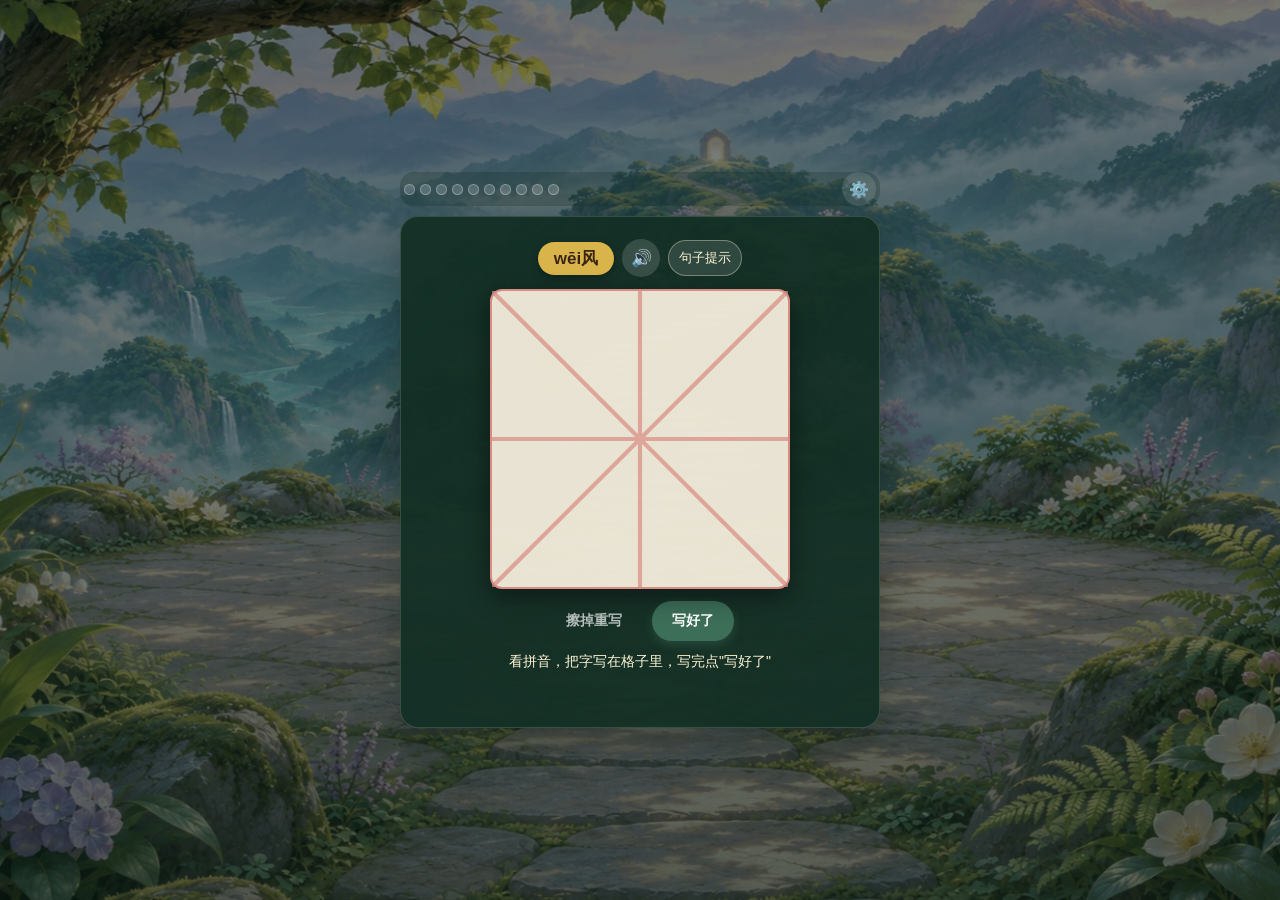
<file: game-source.html>
<!DOCTYPE html>
<html lang="zh">
<head>
<meta charset="UTF-8">
<meta name="game-version" content="2026.11.11.7">
<meta name="viewport" content="width=device-width, initial-scale=1.0, maximum-scale=1.0, user-scalable=no">
<title>汉字魔法门</title>
<link rel="stylesheet" href="game-feedback.css?v=2026.11.02.4">
<style>
  :root{
    --sky-1:#2a1a4a; --sky-2:#4b2a6b; --sky-3:#7b3f8f;
    --paper:#F6EFDD; --paper-2:#EFE4C8;
    --ink:#22201C; --seal:#B3231C; --seal-dark:#8C1B15;
    --gold:#D9B44A; --jade:#3C6E58; --grid:#D98A82;
    --door-wood:#5b3a24; --door-wood-dark:#3a2416;
    --star:#FFF6D6;
  }
  *{ box-sizing:border-box; }
  html,body{ height:100%; margin:0; overflow:hidden; overscroll-behavior:none; touch-action:none; -webkit-user-select:none; user-select:none; -webkit-touch-callout:none; }
  html{
    background:
      radial-gradient(ellipse at 50% 0%, var(--sky-3) 0%, var(--sky-2) 45%, var(--sky-1) 100%);
  }
  body{
    font-family:'Baloo 2', -apple-system, BlinkMacSystemFont, 'PingFang SC', 'Microsoft YaHei', sans-serif;
    background:
      radial-gradient(ellipse at 50% 0%, var(--sky-3) 0%, var(--sky-2) 45%, var(--sky-1) 100%);
    display:flex; align-items:center; justify-content:center;
    padding:20px 10px;
    color:var(--ink);
    /* Pin the document to exactly the viewport so there is no scrollable page at all —
       stronger than overscroll-behavior/touchmove tricks, which some in-app browsers
       (e.g. iPad file-viewer apps) don't fully respect. Panels that need their own
       scroll (.panel, .queue-list) keep working since they scroll internally. */
    position:fixed; inset:0;
  }
  .stars-bg{ position:fixed; inset:0; pointer-events:none; z-index:0; }
  .stars-bg span{
    position:absolute; width:3px; height:3px; background:var(--star);
    border-radius:50%; opacity:.8; animation: twinkle 3s ease-in-out infinite;
  }
  @keyframes twinkle{ 0%,100%{opacity:.2;} 50%{opacity:1;} }

  .stage{
    width:100%; max-width:480px; position:relative; z-index:1;
  }
  .startup-notice{ position:fixed; inset:0; z-index:30; display:flex;
    align-items:center; justify-content:center; background:#35215a; color:#fff6d6;
    padding:28px; text-align:center; font-size:18px; }
  .startup-notice[hidden]{ display:none; }
  .parent-validation{ background:var(--paper); border-radius:12px; padding:10px 12px; margin-bottom:10px; font-size:14px; line-height:1.5; }
  .parent-validation[hidden], .parent-confirm[hidden]{ display:none; }
  .parent-validation-head{ display:flex; align-items:center; justify-content:space-between; gap:8px; }
  .parent-validation button, .parent-confirm button{ font:inherit; border:0; border-radius:8px; padding:9px 12px; background:var(--jade); color:white; cursor:pointer; }
  .parent-validation button{ background:#6b6355; }
  .parent-confirm{ display:flex; justify-content:center; flex-wrap:wrap; gap:8px; margin-top:8px; }
  .cloud-sync{ padding:12px; border:1px solid #c6d8c5; background:#e6eee5; border-radius:10px; margin-bottom:16px; }
  .cloud-sync p{ font-size:12px; line-height:1.6; color:#514d40; margin:7px 0; }
  .cloud-sync-actions{ display:flex; gap:7px; flex-wrap:wrap; margin-top:7px; }
  .cloud-sync button{ min-height:44px; border:0; border-radius:8px; padding:9px 12px;
    background:var(--jade); color:#fff; font:inherit; font-size:12px; cursor:pointer; }
  .cloud-sync button:disabled{ opacity:.5; cursor:default; }
  .cloud-sync .secondary{ background:#d5ddce; color:#3a493a; }
  .cloud-sync [hidden]{ display:none; }
  .cloud-sync .cloud-code{ font-family:ui-monospace,Menlo,monospace; font-size:13px; letter-spacing:.3px; }
  .cloud-sync details, .settings-details{ margin:10px 0; font-size:12px; color:#514d40; }
  .cloud-sync summary, .settings-details summary{ padding:7px 0; cursor:pointer; }
  .settings-details summary{ padding:10px 0; font-size:14px; font-weight:700; }
  .cloud-conflict{ border:1px solid #c38f6c; border-radius:8px; background:#fff1dc; padding:9px; margin-top:9px; }
  #parentTestInstruction{ font-weight:700; }
  #parentTestSummary{ color:#604d2c; }
  #parentTestMsg{ color:var(--seal); font-size:13px; }
  .parent-validation button:disabled{ opacity:.55; }

  /* ---------- top bar ---------- */
  .topbar{
    display:flex; justify-content:space-between; align-items:center;
    margin-bottom:10px; padding:0 4px;
  }
  .progress-path{
    display:flex; gap:5px; flex:1; margin-right:10px; flex-wrap:wrap;
  }
  .progress-dot{
    width:11px; height:11px; border-radius:50%;
    background:rgba(255,255,255,.18); border:1.5px solid rgba(255,255,255,.3);
  }
  .progress-dot.done{ background:var(--gold); border-color:var(--gold); }
  .progress-dot.current{ background:var(--star); border-color:var(--star); box-shadow:0 0 8px var(--star); }
  .icon-btn{
    width:34px; height:34px; border-radius:50%; border:none;
    background:rgba(255,255,255,.12); color:var(--star);
    font-size:16px; cursor:pointer; display:flex; align-items:center; justify-content:center;
    margin-left:6px;
  }
  .icon-btn:active{ transform:scale(.92); }

  /* ---------- door scene ---------- */
  .scene{
    background: linear-gradient(180deg, rgba(255,255,255,.05), rgba(0,0,0,.15));
    border-radius:18px;
    padding:22px 16px 18px;
    position:relative;
    box-shadow: 0 20px 50px rgba(0,0,0,.4), inset 0 0 60px rgba(123,63,143,.25);
    border: 1px solid rgba(255,255,255,.08);
  }

  .doorway{
    width:220px; height:270px;
    margin:0 auto 14px;
    position:relative;
  }
  .approach-path{
    width:220px; margin:0 auto -6px; position:relative; z-index:0; opacity:.9;
  }
  .path-step{ fill:var(--door-wood); }
  .doorframe{
    position:absolute; inset:0;
    border-radius:110px 110px 8px 8px;
    background: linear-gradient(180deg, var(--door-wood), var(--door-wood-dark));
    box-shadow: 0 10px 30px rgba(0,0,0,.5), inset 0 0 0 6px rgba(0,0,0,.25);
    padding:10px;
    overflow:hidden;
  }
  .scene-backdrop{
    position:absolute; inset:10px;
    border-radius:100px 100px 4px 4px;
    overflow:hidden;
    z-index:0;
  }
  .scene-photo{
    position:absolute; inset:0; width:100%; height:100%;
    object-fit:cover; object-position:50% 35%;
    transform:scale(1.18); transform-origin:center;
    display:block;
  }
  .scene-shade{
    position:absolute; inset:0;
    background: linear-gradient(180deg, rgba(0,0,0,0) 55%, rgba(0,0,0,.45) 100%);
    pointer-events:none;
  }
  .scene-fireflies{ position:absolute; inset:0; display:block; pointer-events:none; }
  .firefly{
    fill: var(--gold);
    filter: drop-shadow(0 0 3px var(--gold));
    animation: fireflyPulse 2.6s ease-in-out infinite;
  }
  .firefly-2{ animation-delay:.6s; }
  .firefly-3{ animation-delay:1.1s; }
  .firefly-4{ animation-delay:1.7s; }
  @keyframes fireflyPulse{ 0%,100%{ opacity:.25; } 50%{ opacity:1; } }

  .doorpanel{
    position:absolute; inset:10px;
    border-radius:100px 100px 4px 4px;
    overflow:hidden;
    z-index:2;
    perspective: 900px;
  }
  .door-leaf{
    position:absolute; top:0; width:50%; height:100%;
    background:
      repeating-linear-gradient(90deg, rgba(0,0,0,.12) 0 3px, transparent 3px 22px),
      linear-gradient(180deg, var(--door-wood), var(--door-wood-dark));
    box-shadow: inset 0 0 18px rgba(0,0,0,.45);
    transition: transform .9s cubic-bezier(.32,1.3,.55,1);
    backface-visibility:hidden;
  }
  .door-leaf-left{ left:0; transform-origin:left center; border-top-left-radius:100px; }
  .door-leaf-right{ right:0; transform-origin:right center; border-top-right-radius:100px; }
  .doorpanel.open .door-leaf-left{ transform: rotateY(-108deg); }
  .doorpanel.open .door-leaf-right{ transform: rotateY(108deg); }

  .door-glow-seam{
    position:absolute; top:0; left:50%; width:6px; height:100%;
    transform:translateX(-50%);
    background: radial-gradient(ellipse at center, var(--gold), transparent 70%);
    opacity:0; z-index:3; pointer-events:none;
  }
  .doorpanel.open .door-glow-seam{ animation: seamFlash .9s ease-out; }
  @keyframes seamFlash{ 0%{ opacity:0; } 25%{ opacity:.9; width:26px;} 100%{ opacity:0; width:6px; } }

  .doorpanel-content{
    position:absolute; inset:10px;
    border-radius:100px 100px 4px 4px;
    display:flex; align-items:center; justify-content:center;
    z-index:4;
  }
  .rune{
    position:absolute; inset:4px;
    border:2px solid rgba(217,180,74,.5);
    border-radius:90px 90px 4px 4px;
    pointer-events:none;
  }

  .char-glow{
    position:absolute; inset:0;
    display:flex; align-items:center; justify-content:center;
    transition: opacity .4s ease;
  }
  /* The character is drawn from the same stroke-outline data the grader compares against,
     not from a webfont — so what the child is shown to copy is by construction the exact
     glyph they'll be judged on, and it's a clean printed 楷体 rather than a brush face. */
  .char-glow svg{ width:62%; height:62%; display:block; }
  .char-glow svg path{ fill: var(--gold); }
  .char-glow{ filter: drop-shadow(0 0 12px rgba(217,180,74,.75)); }
  .char-glow.hidden{ opacity:0; }

  /* ---------- writing view ----------
     Writing used to be a fixed full-screen overlay floating on top of the door, which meant
     the grid, the door, and the text lines all piled onto the same pixels. Now it's a plain
     sibling of the doorway in normal flow: entering writing mode hides the door and shows
     this column, so nothing can overlap anything. The progress dots and ⚙️ live in .topbar,
     outside .scene, and stay put the whole time. */
  .write-slot{
    display:flex; flex-direction:column; align-items:center; gap:12px;
    margin:0 auto 12px;
  }
  .scene.writing{
    background: #35215a;                 /* flat colour while writing — nothing to look at but the grid */
    box-shadow: 0 20px 50px rgba(0,0,0,.4);
  }
  .scene.writing .approach-path,
  .scene.writing .doorway{ display:none; }
  .write-controls-row{
    display:flex; justify-content:center; gap:10px;
  }
  .write-canvas-wrap{
    width:300px; height:300px;
    background: rgba(246,239,221,.94);
    border-radius:12px;
    position:relative;
    box-shadow: 0 8px 24px rgba(0,0,0,.45);
    touch-action:none;
    /* A real 米字格 (rice-grid) frame like in a Chinese writing workbook — a solid outer
       border plus the cross+diagonal guide lines — helps a kid judge proportion and where
       a stroke should start/end relative to the whole square, not just draw freehand. */
    border: 2px solid var(--grid);
  }
  .grid-lines{
    position:absolute; inset:0; pointer-events:none;
    /* An actual small SVG (cross + both diagonals, guaranteed centered) instead of the
       linear-gradient hack this used to use — that technique draws its line starting at
       the box's top/left edge by default, not through the center, so the "guide lines"
       were invisibly hugging the border the whole time instead of crossing the middle. */
    background-image: url("data:image/svg+xml,%3Csvg xmlns='http://www.w3.org/2000/svg' viewBox='0 0 100 100'%3E%3Cg stroke='%23D98A82' stroke-width='1.4' fill='none'%3E%3Cline x1='50' y1='0' x2='50' y2='100'/%3E%3Cline x1='0' y1='50' x2='100' y2='50'/%3E%3Cline x1='0' y1='0' x2='100' y2='100'/%3E%3Cline x1='100' y1='0' x2='0' y2='100'/%3E%3C/g%3E%3C/svg%3E");
    background-size: 100% 100%;
    background-position:center; background-repeat:no-repeat;
    opacity:.7;
  }
  .write-target{ width:150px; height:150px; position:relative; z-index:2; }

  /* The demo character sits directly on the 米字格, exactly the size and position of the
     square the child is about to write in — so "copy this" means copying it into the same
     box, at the same scale, instead of shrinking a small glyph from the doorway. */
  .demo-glyph{
    position:absolute; inset:0; z-index:3; pointer-events:none;
    display:flex; align-items:center; justify-content:center;
    transition: opacity .45s ease;
  }
  /* One fixed em box for every character, not a per-character auto-fit: a 一 should look
     like a short stroke in a big square, the way it does in a real workbook, not be blown
     up to fill it. */
  .demo-glyph svg{ width:82%; height:82%; display:block; }
  .demo-glyph svg path{ fill: rgba(34,32,28,.82); }
  .demo-glyph.hidden{ opacity:0; }

  .shake{ animation: shake .35s; }
  @keyframes shake{ 0%,100%{transform:translateX(0);} 25%{transform:translateX(-6px);} 75%{transform:translateX(6px);} }

  .hint-row{ display:flex; align-items:center; justify-content:center; gap:8px; flex-wrap:wrap; }
  .sentence-btn{ border:1px solid rgba(255,246,214,.35); border-radius:999px; padding:8px 10px;
    background:rgba(255,255,255,.12); color:var(--star); font-size:13px; cursor:pointer; }
  .sentence-btn.speaking{ background:var(--gold); color:#3a2416; }
  .speak-btn{
    width:38px; height:38px; border-radius:50%; border:none;
    background:rgba(255,255,255,.14); color:var(--star);
    font-size:17px; cursor:pointer; display:flex; align-items:center; justify-content:center;
  }
  .speak-btn:active{ transform:scale(.9); }
  .speak-btn.speaking{ background:var(--gold); }

  /* Sits above the grid in normal flow now, not absolutely positioned off the top edge of
     the writing tile where it used to collide with the door frame. */
  .pinyin-tag{
    background:var(--gold); color:#3a2416; font-weight:800; font-size:17px;
    padding:5px 16px; border-radius:999px; white-space:nowrap;
    box-shadow:0 3px 8px rgba(0,0,0,.3);
  }

  .status-line{
    text-align:center; color:var(--star); font-size:14px; min-height:20px; margin-bottom:10px;
  }
  .timer-ring{
    width:34px; height:34px; margin:0 auto 6px;
    display:flex; align-items:center; justify-content:center;
    font-weight:800; color:var(--gold); font-size:14px;
    border:3px solid var(--gold); border-radius:50%;
  }

  .controls-row{
    display:flex; justify-content:center; gap:10px; margin-top:4px;
  }
  button.game-btn{
    font-family:'Baloo 2', sans-serif; font-weight:700; font-size:14px;
    border:none; border-radius:999px; padding:11px 20px; cursor:pointer;
    transition: transform .12s ease;
  }
  button.game-btn:active{ transform:scale(.94); }
  .btn-submit{ background: var(--jade); color:#fff; box-shadow:0 4px 10px rgba(60,110,88,.4); }
  .btn-clear{ background:transparent; color:rgba(255,255,255,.7); border:1.5px solid rgba(255,255,255,.3); }
  .btn-continue{ background: var(--gold); color:#3a2416; display:none; box-shadow:0 4px 10px rgba(217,180,74,.4); }
  .btn-continue.show{ display:inline-block; }

  .result-banner{
    text-align:center; font-weight:800; font-size:16px; margin:8px 0 2px; min-height:22px;
  }
  .result-banner.correct{ color:#8fe0b0; }
  .result-banner.wrong{ color:#f0a0a0; }

  /* ---------- finale ---------- */
  .finale{ display:none; text-align:center; padding:20px 4px 4px; }
  .finale.show{ display:block; }
  .finale .big{ font-family:'Ma Shan Zheng', cursive; font-size:36px; color:var(--star); }
  .finale p{ color:rgba(255,255,255,.7); font-size:14px; }

  .playzone.hide{ display:none; }

  .player-dispute{ display:grid; grid-template-columns:52px minmax(0,1fr) auto; gap:3px 9px;
    align-items:center; margin-top:10px; padding:9px; border:1px solid rgba(255,246,214,.25);
    border-radius:12px; background:rgba(0,0,0,.16); color:var(--star); }
  .player-dispute[hidden]{ display:none; }
  .player-dispute-thumb{ grid-row:1 / 3; width:52px; height:52px; border-radius:7px;
    background:var(--paper); color:#6b6355; position:relative; overflow:hidden; }
  .player-dispute-thumb svg{ width:100%; height:100%; display:block; }
  .player-dispute-thumb [hidden]{ display:none; }
  .player-dispute-placeholder{ position:absolute; inset:0; display:flex; align-items:center;
    justify-content:center; font-size:12px; }
  .player-dispute-verdict{ font-size:12px; line-height:1.5; }
  .player-dispute button{ min-height:44px; max-width:145px; padding:8px 10px; border-radius:9px;
    border:1px solid rgba(255,246,214,.5); background:rgba(255,255,255,.1); color:var(--star);
    font:inherit; font-size:13px; cursor:pointer; }
  .player-dispute button[aria-pressed=true]{ background:var(--gold); color:#3a2416; }
  .player-dispute-message{ grid-column:2 / 4; font-size:11px; line-height:1.4; color:rgba(255,246,214,.8); }

  /* ---------- settings panel ---------- */
  .panel-overlay{
    display:none; position:fixed; inset:0; background:rgba(0,0,0,.55);
    z-index:10; align-items:flex-end; justify-content:center;
  }
  .panel-overlay.show{ display:flex; }
  .panel{
    width:100%; max-width:480px; background:var(--paper);
    border-radius:18px 18px 0 0; padding:0 16px 22px; max-height:85vh; overflow-y:auto;
    touch-action:pan-y;
  }
  .panel-header{ position:sticky; top:0; z-index:2; display:flex; align-items:center;
    justify-content:space-between; gap:12px; margin:0 -16px 14px; padding:12px 16px;
    background:var(--paper); border-bottom:1px solid #ddd2b8; }
  .panel .panel-header h2{ margin:0; }
  .panel h2{ font-family:'Ma Shan Zheng', cursive; color:var(--seal-dark); margin:0 0 12px; font-size:24px; }
  .panel label{ display:block; font-size:12px; color:#6b6355; margin:10px 0 4px; font-weight:700; }
  .panel input[type=text], .panel input[type=password]{
    width:100%; padding:9px 10px; border-radius:8px; border:1.5px solid #cfc4a8;
    font-family:'Baloo 2', sans-serif; font-size:14px; background:#fff;
    -webkit-user-select:text; user-select:text; -webkit-touch-callout:default;
  }
  .panel input[type=number]{
    -webkit-user-select:text; user-select:text; -webkit-touch-callout:default;
  }
  .queue-list{ margin-top:10px; max-height:140px; overflow-y:auto; touch-action:pan-y; }
  .queue-item{
    display:flex; justify-content:space-between; align-items:center;
    background:#fff; border-radius:8px; padding:7px 10px; margin-bottom:5px; font-size:14px;
  }
  .queue-item .del{ color:var(--seal); cursor:pointer; font-weight:700; }
  .queue-item small{ display:block; color:#8a8272; font-size:11px; margin-top:3px; }
  .queue-actions{ display:flex; gap:8px; flex-shrink:0; margin-left:8px; }
  .queue-actions button{ border:0; border-radius:6px; padding:5px 7px; background:#efe4c8; color:#5b3a24; font-size:12px; }
  .panel-actions{ display:flex; gap:8px; margin-top:16px; flex-wrap:wrap; }
  .panel-actions button{
    flex:1; min-width:120px; padding:10px; border-radius:10px; border:none;
    font-weight:700; cursor:pointer; font-family:'Baloo 2', sans-serif; font-size:13px;
  }
  .btn-save{ background:var(--jade); color:#fff; }
  .btn-load{ background:var(--gold); color:#3a2416; }
  .btn-close-panel{ background:#e6dcc0; color:#3a2416; width:44px; height:44px;
    flex-shrink:0; border:0; border-radius:50%; font-size:28px; cursor:pointer; }
  .hint-text{ font-size:11.5px; color:#8a8272; margin-top:8px; line-height:1.5; }
  #fileInput{ display:none; }
  #batchInput{
    width:100%; box-sizing:border-box; padding:9px 10px; border-radius:8px;
    border:1.5px solid #cfc4a8; font-family:inherit; font-size:14px; line-height:1.6; resize:vertical;
  }
  .batch-row{ display:flex; align-items:center; gap:10px; margin-top:6px; }
  .batch-row button{
    border:none; border-radius:8px; padding:9px 16px; background:var(--jade); color:#fff;
    font-family:inherit; font-weight:700; font-size:13px; cursor:pointer;
  }
  .batch-msg{ font-size:12px; color:#6b6355; }
  .ink-list{ display:flex; flex-direction:column; gap:5px; margin-top:4px; max-height:190px; overflow-y:auto; }
  .ink-item{
    display:flex; align-items:center; justify-content:space-between; gap:8px;
    background:#fff; border:1.5px solid #ddd2b8; border-radius:9px; padding:5px 9px;
  }
  .ink-item.marked{ background:#f3e2df; border-color:#d98a82; }
  .ink-item .ch{ font-size:18px; font-weight:800; color:var(--ink); }
  .ink-item .meta{ font-size:11px; color:#8a8272; margin-left:7px; }
  .ink-item .v-pass{ color:var(--jade); font-weight:700; }
  .ink-item .v-fail{ color:var(--seal); font-weight:700; }
  .ink-mark{
    border:1.5px solid #cfc4a8; background:transparent; color:#6b6355;
    border-radius:7px; padding:5px 9px; font-family:inherit; font-size:11.5px;
    cursor:pointer; white-space:nowrap;
  }
  .ink-item.marked .ink-mark{ background:var(--seal); border-color:var(--seal); color:#fff; }
  .ink-actions{ display:flex; align-items:center; gap:7px; margin-top:7px; flex-wrap:wrap; }
  .btn-ink{
    border:none; border-radius:8px; padding:8px 12px; background:var(--jade); color:#fff;
    font-family:inherit; font-weight:700; font-size:12.5px; cursor:pointer;
  }
  .btn-ink-clear{ background:#cfc4a8; color:#3a2416; }
  #inkOut{
    width:100%; box-sizing:border-box; margin-top:6px; padding:7px 9px; border-radius:8px;
    border:1.5px solid #cfc4a8; font-family:ui-monospace,Menlo,monospace; font-size:10px;
    line-height:1.4; resize:vertical; color:#6b6355;
  }
  .stuck-list{ display:flex; flex-direction:column; gap:6px; margin-top:4px; }
  .stuck-item{
    display:flex; align-items:center; justify-content:space-between; gap:10px;
    background:#f3e2df; border:1.5px solid #e0b8b2; border-radius:10px; padding:7px 10px;
  }
  .stuck-item .ch{ font-size:19px; font-weight:800; color:var(--seal-dark); }
  .stuck-item .word{ font-size:12px; color:#8a7268; margin-left:6px; }
  .btn-taught{
    border:none; border-radius:8px; padding:7px 12px; background:var(--jade); color:#fff;
    font-family:inherit; font-weight:700; font-size:12.5px; cursor:pointer; white-space:nowrap;
  }
  .mastered-list{
    display:flex; flex-wrap:wrap; gap:6px; margin-top:4px;
    max-height:120px; overflow-y:auto;
  }
  .mastered-chip{
    background:var(--jade); color:#fff; border-radius:8px;
    padding:4px 9px; font-size:15px; font-weight:700;
  }
  .mastered-chip small{ font-weight:500; opacity:.8; font-size:10px; margin-left:3px; }
  .progress-chip{
    background:#e6dcc0; color:#6b6355; border-radius:8px;
    padding:4px 9px; font-size:15px; font-weight:700;
  }
  .py-alt{
    color:var(--seal); font-weight:800; cursor:pointer;
    border-bottom:1.5px dashed var(--seal); padding-bottom:1px;
  }
</style>
<link rel="stylesheet" href="mountain-journey.css">
</head>
<body>
<div class="startup-notice" id="startupNotice" role="status">正在准备汉字，马上就能开始…</div>

<div class="stars-bg" id="starsBg"></div>

<div class="stage">
  <div class="topbar">
    <div class="progress-path" id="progressPath"></div>
    <button class="icon-btn" id="settingsBtn" title="设置">⚙️</button>
  </div>
  <p class="hint-text" id="localProgressNotice" role="status" hidden></p>

  <div class="scene" id="playzone">
    <div class="parent-validation" id="parentTestBar" hidden>
      <div class="parent-validation-head"><b id="parentTestTitle">家长识别验收</b><button id="parentTestExitBtn">退出验收</button></div>
      <div id="parentTestInstruction"></div>
      <div id="parentTestSummary">单独记录，不计入孩子的学习进度。</div>
    </div>
    <div class="approach-path">
      <svg viewBox="0 0 220 70" width="220" height="70" preserveAspectRatio="none">
        <polygon points="70,70 150,70 128,50 92,50" class="path-step" opacity="0.9"/>
        <polygon points="82,48 138,48 122,32 98,32" class="path-step" opacity="0.75"/>
        <polygon points="94,30 126,30 116,18 104,18" class="path-step" opacity="0.6"/>
      </svg>
    </div>
    <div class="doorway">
      <div class="doorframe">
        <div class="scene-backdrop" id="sceneBackdrop">
          <img class="scene-photo" id="sceneImg" alt="">
          <div class="scene-shade"></div>
          <svg class="scene-fireflies" viewBox="0 0 200 250" width="100%" height="100%" preserveAspectRatio="xMidYMax slice">
            <circle class="firefly" cx="60" cy="130" r="2.6"/>
            <circle class="firefly firefly-2" cx="140" cy="150" r="2.2"/>
            <circle class="firefly firefly-3" cx="95" cy="90" r="2.8"/>
            <circle class="firefly firefly-4" cx="150" cy="90" r="2"/>
          </svg>
        </div>
        <div class="doorpanel" id="doorpanel">
          <div class="door-leaf door-leaf-left"></div>
          <div class="door-leaf door-leaf-right"></div>
          <div class="door-glow-seam"></div>
        </div>
        <div class="doorpanel-content">
          <div class="rune"></div>
          <div class="char-glow" id="charGlow"></div>
        </div>
      </div>
    </div>

    <div class="write-slot" id="writeSlot" style="display:none;">
      <div class="hint-row">
        <div class="pinyin-tag" id="pinyinTag"></div>
        <!-- Never speaks on its own: reading the pinyin is the skill being practised, so
             the sound is there for when he's stuck, not handed to him every time. -->
        <button class="speak-btn" id="speakBtn" title="读一遍给我听">🔊</button>
        <button class="sentence-btn" id="sentenceBtn" title="听一句话，分清词语的意思" hidden>句子提示</button>
      </div>
      <div class="write-canvas-wrap" id="writeTile">
        <div class="grid-lines"></div>
        <div class="demo-glyph hidden" id="demoGlyph"></div>
        <svg id="drawSvg" viewBox="0 0 300 300" width="300" height="300" style="position:relative;z-index:2;touch-action:none;display:block;"></svg>
      </div>
      <div class="write-controls-row">
        <button class="game-btn btn-clear" id="clearBtn">擦掉重写</button>
        <button class="game-btn btn-submit" id="submitBtn">写好了</button>
      </div>
    </div>

    <div class="timer-ring" id="timerRing" style="display:none;"></div>
    <div class="status-line" id="statusLine">看拼音，写出这个字，推开这扇门</div>
    <div class="result-banner" id="resultBanner"></div>
    <div class="parent-confirm" id="parentTestConfirm" hidden>
      <button id="parentTestConfirmBtn">按要求写了，记录这次</button>
      <button id="parentTestRetryBtn">没按要求，重写这次</button>
    </div>
    <div class="parent-confirm" id="parentTestNext" hidden><button id="parentTestNextBtn">继续下一次验收</button></div>

    <div class="controls-row">
      <button class="game-btn btn-continue" id="continueBtn">继续 →</button>
    </div>
  </div>

  <div class="finale" id="finale">
    <div class="big">这一关结束啦！</div>
    <p id="finaleDetail" style="white-space:pre-line;"></p>
    <button class="game-btn btn-submit" id="restartBtn" style="margin-top:8px;">继续下一关</button>
  </div>
  <div class="player-dispute" id="playerDisputeCard" hidden>
    <div class="player-dispute-thumb" aria-hidden="true">
      <svg id="playerDisputePreview" viewBox="0 0 300 300"></svg>
      <span class="player-dispute-placeholder" id="playerDisputePlaceholder">刚才</span>
    </div>
    <div class="player-dispute-verdict" id="playerDisputeVerdict"></div>
    <button id="playerDisputeBtn" aria-pressed="false">不认同这个批改</button>
    <div class="player-dispute-message" id="playerDisputeMessage" role="status"></div>
  </div>
</div>

<div class="panel-overlay" id="panelOverlay">
  <div class="panel">
    <div class="panel-header">
      <h2>今日汉字设置</h2>
      <button class="btn-close-panel" id="closePanelBtn" aria-label="关闭设置" title="关闭设置">×</button>
    </div>
    <label for="batchInput">添加今天要练的字</label>
    <textarea id="batchInput" rows="3" placeholder="奇迹的迹。求救的救，师弟的弟"></textarea>
    <div class="batch-row">
      <button id="batchAddBtn">批量加入</button>
      <span class="batch-msg" id="batchMsg"></span>
    </div>
    <p class="hint-text" style="margin-top:6px;">
      <b>加入后自动保存，今天优先练。</b>关掉设置即可继续。每关通过 10 个字，剩下的留到下一关。<br>
      「奇迹的迹」会用“奇迹”提示默写“迹”。语音输入里的句号、逗号、分号等标点和换行都可以分开词条。<br>
      也可以只写一个字（就没有组词提示），或写「单薄的薄 bó」手动指定拼音。<br>
      <b style="color:var(--seal);">标红的是多音字</b>，点一下可以换读音。重复字保留原学习记录。
    </p>

    <details class="settings-details" id="aiSentenceSettings">
      <summary>AI 造句</summary>
      <p id="aiSentenceStatus" role="status">尚未连接。</p>
      <p>授权 OpenRouter 后，加入没有例句的词会自动造句。模型服务会收到词语、目标字和读音，可能保留这些文本。请只录普通学习词语。</p>
      <button id="aiSentenceConnectBtn">连接 AI 造句</button>
      <button id="aiSentenceFillBtn" hidden>补齐今天的例句</button>
      <button id="aiSentenceDisconnectBtn" hidden>断开这台设备</button>
    </details>
    <div class="queue-list" id="queueList"></div>

    <label>需要家长讲解（今天错了 3 次，已经停下来）</label>
    <div class="stuck-list" id="stuckList"></div>

    <label>已永久掌握（在 3 个不同的日子写对过，不再出现）</label>
    <div class="mastered-list" id="masteredList"></div>

    <label>笔迹记录<span id="inkCount" style="font-weight:400;color:#8a8272;"></span></label>
    <div class="ink-list" id="inkList"></div>
    <div class="ink-actions">
      <button class="btn-ink" id="inkCopyBtn">📋 复制标记的</button>
      <button class="btn-ink" id="inkDownloadBtn">⬇️ 下载全部</button>
      <button class="btn-ink btn-ink-clear" id="inkClearBtn">清空全部笔迹</button>
      <span class="batch-msg" id="inkMsg"></span>
    </div>
    <textarea id="inkOut" readonly rows="3" placeholder="点上面的「复制标记的」，内容会出现在这里；复制不成功就长按这里全选拷贝。"></textarea>

    <p class="hint-text">学习范围：统编人教版·三年级下册（2025年10月版）<br>从课本词语表选取的 92 个字词中，搭配难度和结构随机出题；每格写一个字。</p>

    <details class="settings-details" id="manualBackupSettings">
      <summary>手动备份</summary>
      <p>日常进度自动保存。下载备份可额外留一份进度文件。</p>
      <div class="panel-actions">
        <button class="btn-save" id="saveProgressBtn">下载进度备份</button>
        <button class="btn-load" id="loadProgressBtn">从备份恢复</button>
      </div>
      <div id="localRecoveryCopies" hidden>
        <label for="localRecoverySelect">本机保留的进度副本</label>
        <select id="localRecoverySelect"></select>
        <button class="btn-save" id="localRecoveryDownload">下载所选副本</button>
      </div>
      <input type="file" id="fileInput" accept="application/json">
    </details>
    <div class="cloud-sync">
      <b>跨设备同步</b>
      <p id="cloudSyncStatus" role="status">尚未开启，学习记录保存在这台设备。</p>
      <p>进度会自动保存在当前浏览器。要跨设备接着练，先在有学习记录的浏览器开启同步，再在另一台设备或另一个浏览器用同一个家庭密码接入。接入后，联网时会自动同步。</p>
      <div id="cloudSyncPasswordSetup">
        <label for="cloudSyncPassword">家庭密码（至少 12 个字符，可用中文）</label>
        <input type="password" id="cloudSyncPassword" placeholder="输入你自己设定的家庭密码" autocomplete="off" autocapitalize="off" spellcheck="false" aria-describedby="cloudSyncPasswordHint">
        <p id="cloudSyncPasswordHint">可以用几个不相干的词组合，区分大小写。</p>
        <div class="cloud-sync-actions">
          <button id="cloudSyncCreateBtn">用这个密码首次开启</button>
          <button class="secondary" id="cloudSyncJoinBtn">用这个密码接入</button>
        </div>
      </div>
      <div class="cloud-sync-actions" id="cloudSyncConnectedActions" hidden>
        <button class="secondary" id="cloudSyncNowBtn">立即同步</button>
        <button class="secondary" id="cloudSyncDisconnectBtn">断开这台设备</button>
      </div>
      <div id="cloudSyncCodeWrap" hidden>
        <label for="cloudSyncCode">当前连接使用旧同步码</label>
        <input type="text" class="cloud-code" id="cloudSyncCode" readonly>
        <p>改用家庭密码前，可以先复制旧码留存。旧进度仍会保留；其他设备要改用新密码接入。</p>
        <div class="cloud-sync-actions">
          <button class="secondary" id="cloudSyncCopyBtn">复制旧同步码</button>
        </div>
      </div>
      <details>
        <summary>使用以前的同步码</summary>
        <label for="cloudSyncJoinInput">旧同步码</label>
        <input type="text" class="cloud-code" id="cloudSyncJoinInput" placeholder="粘贴以前的同步码" autocomplete="off" autocapitalize="off" spellcheck="false" maxlength="60">
        <div class="cloud-sync-actions"><button class="secondary" id="cloudSyncLegacyJoinBtn">用旧同步码接入</button></div>
      </details>
      <p>学习进度和家长加入的字会加密同步。笔迹与批改异议留在当前浏览器。</p>
      <div class="cloud-conflict" id="cloudSyncConflict" hidden>
        <p>两台设备各有新进度，已暂停覆盖。两份会先保留本机备份，再按你的选择继续。</p>
        <div class="cloud-sync-actions">
          <button id="cloudKeepLocalBtn">用这台设备的进度</button>
          <button class="secondary" id="cloudUseRemoteBtn">接上云端进度</button>
        </div>
      </div>
    </div>
    <p class="hint-text" id="gameVersion">版本 2026.11.11.7</p>
  </div>
</div>

<div hidden>
  <button id="parentTestRound1Btn">第一轮</button>
  <button id="parentTestRound2Btn">第二轮</button>
  <div id="parentTestMsg" role="status"></div>
</div>

<script src="curriculum-data.js?v=2026.11.02.3"></script>
<script src="practice-selector.js?v=2026.11.02.3"></script>
<script src="sentence-hints.js?v=2026.11.02.4"></script>
<script src="ai-sentences.js"></script>
<script src="game-feedback.js?v=2026.11.02.4"></script>
<script src="glyph-catalog.js"></script>
<script src="glyph-loader.js"></script>
<script src="learning-timing.js"></script>
<script src="parent-validation.js"></script>
<script src="progress-sync.js"></script>
<script src="mountain-journey.js"></script>
<script>
/* ============================================================
   汉字魔法门 — 默写版
   核心机制：
   1. 每字先"自由默写"，写完点"写好了"才整体判断对错（不是逐笔纠错）
   2. 答错 -> 教学环节：展示字 5s -> 消失 -> 默写 -> 对了展示4s -> ... 递减到0
      连续独立默写对 3 次（不看字）-> 判定掌握，开门
   3. 一次就写对 -> 直接开门
   4. 字库用简化的间隔重复：写错次数越多，下次复习间隔越短；
      连续写对，间隔逐渐拉长
   5. 家长可添加"今日优先字"，学习进度自动保存在浏览器
   ============================================================ */

const STORAGE_KEY_HINT = "进度先保存在本机；可在家长设置中开启跨设备同步。";

// ---------- calendar days ----------
// Scheduling used to count "days" as "number of times 再来一轮 was pressed", which meant three
// rounds in one afternoon looked like three days and every review interval collapsed. These
// are real dates. Built from the *local* clock on purpose — toISOString() is UTC, and in
// Beijing that rolls the date over at 8am, right in the middle of a school morning.
function todayStr(){
  const d = new Date();
  const p = n => String(n).padStart(2, '0');
  return `${d.getFullYear()}-${p(d.getMonth()+1)}-${p(d.getDate())}`;
}

function daysBetween(fromStr, toStr){
  const a = new Date(fromStr + 'T00:00:00');
  const b = new Date(toStr + 'T00:00:00');
  return Math.round((b - a) / 86400000);
}

// ---------- default character bank ----------
// interval: 距离上次练习多少天后应该再次出现（简化的间隔重复）
// box: 掌握等级 0(生) -> 4(熟练)，等级越高 interval 越长
// passedDays: 在哪些**不同日期**通过过；集满 3 个不同的日子就算永久掌握，移出轮换
function newBankItem(char, pinyin, word){
  return { char, pinyin, word: word || '', box:1, interval:0, lastSeen:null, history:[], passedDays:[], wrongToday:0 };
}

// A verified selection from the textbook word table replaces the former eight
// complex-character test loop. Learning records remain keyed by individual char.
function defaultBank(){
  const curriculum = window.HANZI_CURRICULUM;
  if(!curriculum || !curriculum.entries.length) throw new Error('教材字词库尚未加载，请刷新页面');
  return curriculum.entries.map(entry => ({
    ...newBankItem(entry.char, entry.pinyin, entry.word),
    structure: entry.structure, strokeCount: entry.strokeCount,
    curriculumId: curriculum.id, unit: entry.unit, lesson: entry.lesson,
  }));
}

// Bump whenever the built-in starter bank changes. Progress is saved, so without this a
// device that has already played keeps its old characters for ever and never sees the new
// set — the change would reach nobody who actually uses the game.
const BANK_VERSION = 5;
const ROUND_GOAL = 10;
const GAME_VERSION = '2026.11.11.7';

let state = {
  bank: defaultBank(),
  bankVersion: BANK_VERSION,
  priorityQueue: [],   // chars typed in today by parent, always go first
  dailyCount: ROUND_GOAL, // retained for compatibility with older saves and sync
  scenesUnlocked: 0,    // how many magic-world scenes have been unlocked so far (persisted)
};

const MASTERED_DAYS = 3;   // 在 3 个不同的日子写对过 = 永久掌握
const isMastered = it => (it.passedDays || []).length >= MASTERED_DAYS;

// 今天来回写错 3 次就停：再练下去只是把挫败感堆高，这个字需要的是大人讲一遍，不是再写一遍。
// 讲完之后家长在设置里点「我讲过了」，它当天就能重新出现。
const WRONG_LIMIT = 3;
const isStuck = it => it.stuck && it.stuckDay === todayStr();

// Wrong counts are per day, so a character that was hard yesterday starts fresh today.
function wrongCountToday(it){ return it.wrongDay === todayStr() ? (it.wrongToday || 0) : 0; }
function registerWrong(it){
  it.wrongToday = wrongCountToday(it) + 1;
  it.wrongDay = todayStr();
  saveState();
  return it.wrongToday >= WRONG_LIMIT;
}

// ---------- 笔迹记录 ----------
// 每次提交都留一份底：写的是什么字、每一笔的坐标、系统判了对还是错。存在浏览器里，
// 家长在设置面板里一键复制或下载。之前要拿这些数据得把 iPad 用数据线接上电脑、开 Safari
// 的网页检查器、在满屏 [diag] 里翻——这道坎把"发现判错"和"能修判错"之间堵了很久。
const INK_LOG_KEY = 'hanzi-magic-door-ink-v1';
const PENDING_INK_PREFIX = 'hanzi-magic-door-pending-ink-v1-';
let inkStorageBase = null;
let inkWrites = 0;
let inkWriteRevision = 0;
let journaledInkRevision = 0;
const pendingInkKeys = new Set();
let localPageId;
let inkSequence = 0;
function storagePageId(){
  return localPageId ||= window.crypto?.randomUUID?.() || Date.now().toString(36) + '-' + Math.random().toString(36).slice(2);
}

// Exclusive locks serialize saves across browser tabs. Environments without
// Web Locks still compare the stored revision before replacing it.
function withLocalWrite(key, write){
  const locks = window.navigator?.locks;
  return locks && typeof locks.request === 'function' ? locks.request(key, write) : write();
}
// The compact s field remains readable by old tools. New entries also preserve
// every original input point in rawS, including marks removed by touch filtering.
// Bound the full JSON size as well as the count; never thin an exact trace to fit.
const MAX_INK = 200;
const MAX_INK_BYTES = 2 * 1024 * 1024;
let inkLog = [];
let inkSaveNotice = '';
// Parent acceptance uses the same grader, with its own evidence and no learning writes.
const PARENT_INK_LOG_KEY = 'hanzi-magic-door-parent-ink-v1';
let parentTestInkLog = [];
let parentValidation = null; // RAM only: a reload always returns to ordinary play.

function loadParentTestInkLog(){
  try{ const saved = JSON.parse(localStorage.getItem(PARENT_INK_LOG_KEY)); parentTestInkLog = Array.isArray(saved) ? saved : []; }
  catch(_){ parentTestInkLog = []; }
}
function saveParentTestInkLog(){
  try{
    // Preserve confirmed evidence and the newest attempt. Never thin raw points.
    let text = JSON.stringify(parentTestInkLog);
    while(parentTestInkLog.length > 1 && (parentTestInkLog.length > 100 || text.length * 2 > 512 * 1024)){
      let victim = -1;
      for(let i = parentTestInkLog.length - 1; i > 0; i--) if(!parentTestInkLog[i].humanExpected){ victim = i; break; }
      if(victim < 0) break;
      parentTestInkLog.splice(victim, 1);
      text = JSON.stringify(parentTestInkLog);
    }
    localStorage.setItem(PARENT_INK_LOG_KEY, text);
    return true;
  }catch(_){
    if(parentValidation) document.getElementById('parentTestSummary').textContent = '这次笔迹还在页面中，但暂存失败。请先停在这里，告诉我。';
    return false;
  }
}

function loadInkLog(){
  try{
    inkStorageBase = localStorage.getItem(INK_LOG_KEY);
    const saved = JSON.parse(inkStorageBase);
    inkLog = Array.isArray(saved) ? saved : [];
  }catch(e){ inkLog = []; }
}
function inkIdentity(entry){
  if(entry.id) return entry.id;
  const {disputed, playerReview, ...original} = entry;
  return JSON.stringify(original);
}
function inkReviewState(entry){
  return entry && JSON.stringify([!!entry.disputed, entry.playerReview || null]);
}
function inkFromStorage(raw){
  if(!raw) return [];
  const parsed = JSON.parse(raw);
  if(!Array.isArray(parsed)) throw new Error('Invalid ink log');
  return parsed;
}
function mergeInkLog(stored){
  const original = new Map(inkFromStorage(inkStorageBase).map(entry => [inkIdentity(entry), entry]));
  const remote = new Map(inkFromStorage(stored).map(entry => [inkIdentity(entry), entry]));
  const merged = [];
  for(const local of inkLog){
    const id = inkIdentity(local), before = original.get(id), other = remote.get(id);
    remote.delete(id);
    const localChanged = inkReviewState(local) !== inkReviewState(before);
    if(!other && !localChanged) continue; // Do not revive records removed by the other page.
    if(other && !localChanged){
      local.disputed = other.disputed;
      if(other.playerReview) local.playerReview = other.playerReview;
      else delete local.playerReview;
    } else if(other && inkReviewState(other) !== inkReviewState(before)){
      local.disputed = !!(local.disputed || other.disputed);
      if(other.playerReview && (!local.playerReview || other.playerReview.reportedAt > local.playerReview.reportedAt)){
        local.playerReview = other.playerReview;
      }
    }
    merged.push(local);
  }
  // A clear applies only to unchanged entries the page actually saw.
  for(const [id, other] of remote){
    if(inkReviewState(other) !== inkReviewState(original.get(id))) merged.push(other);
  }
  return merged.sort((a,b) => (b.timestamp || 0) - (a.timestamp || 0));
}
function preservePendingInk(){
  if(!inkWrites || journaledInkRevision === inkWriteRevision) return;
  try{
    const original = new Set(inkFromStorage(inkStorageBase).map(inkIdentity));
    const added = inkLog.filter(entry => !original.has(inkIdentity(entry)));
    // Stage new traces only. Existing traces already have a durable copy.
    if(added.length){
      const key = PENDING_INK_PREFIX + storagePageId() + '-' + inkWriteRevision;
      localStorage.setItem(key, JSON.stringify(added));
      pendingInkKeys.add(key);
    }
    journaledInkRevision = inkWriteRevision;
  }catch(_){}
}
function pendingInkCopies(){
  const copies = [];
  for(let i = 0; i < localStorage.length; i++){
    const key = localStorage.key(i);
    if(!key?.startsWith(PENDING_INK_PREFIX)) continue;
    try{
      const entries = JSON.parse(localStorage.getItem(key));
      if(Array.isArray(entries) && entries.every(entry => entry?.c && Array.isArray(entry.s))){
        copies.push([key, entries]);
      }
    }catch(_){}
  }
  return copies.sort((a,b) => Number(b[0].split('-').at(-1)) - Number(a[0].split('-').at(-1)));
}
function mergePendingInk(copies){
  const current = new Set(inkLog.map(inkIdentity));
  for(const [, entries] of copies) for(const entry of entries){
    const id = inkIdentity(entry);
    if(!current.has(id)){ inkLog.push(entry); current.add(id); }
  }
  inkLog.sort((a,b) => (b.timestamp || 0) - (a.timestamp || 0));
}
function trimInkLog(){
  // Serialize each entry once. Removing an old entry only subtracts its length;
  // repeated whole-log serialization can pause the iPad on a large backlog.
  const texts = inkLog.map(entry => JSON.stringify(entry));
  let units = 2 + texts.reduce((sum, text) => sum + text.length, 0) + Math.max(0, texts.length - 1);
  while(inkLog.length > MAX_INK || (units + INK_LOG_KEY.length) * 2 > MAX_INK_BYTES){
    let victim = -1;
    // Preserve the latest submission and all human-marked evidence. If only
    // those remain, exceeding the target budget is safer than losing a case.
    for(let i = inkLog.length - 1; i > 0; i--) if(!inkLog[i].disputed){ victim = i; break; }
    if(victim < 0) break;
    units -= texts[victim].length + (inkLog.length > 1 ? 1 : 0);
    inkLog.splice(victim, 1);
    texts.splice(victim, 1);
  }
  return '[' + texts.join(',') + ']';
}
function saveInkLog(recoverPending = false){
  function updateNotice(saved){
    // Private mode or a shared-origin quota must not block grading. The current
    // memory copy still contains the exact trace and can be downloaded manually.
    inkSaveNotice = saved ? '' : '笔迹暂存未成功，请下载笔迹保存；游戏可以继续。';
    try{
      if(typeof inkMsg !== 'undefined' && inkMsg) inkMsg.textContent = inkSaveNotice;
    }catch(_){}
    return saved;
  }
  try{
    const written = withLocalWrite(INK_LOG_KEY, () => {
      const stored = localStorage.getItem(INK_LOG_KEY);
      if(stored !== inkStorageBase) inkLog = mergeInkLog(stored);
      const copies = recoverPending ? pendingInkCopies() : [];
      if(copies.length) mergePendingInk(copies);
      if(recoverPending && !copies.length) return true;
      const next = trimInkLog();
      localStorage.setItem(INK_LOG_KEY, next);
      inkStorageBase = next;
      for(const [key] of copies){
        try{ localStorage.removeItem(key); }catch(_){}
      }
      return updateNotice(true);
    });
    if(!written?.then) return written;
    inkWrites++;
    inkWriteRevision++;
    return written.catch(() => updateNotice(false)).then(saved => {
      inkWrites--;
      if(saved && !inkWrites){
        for(const key of pendingInkKeys){
          try{ localStorage.removeItem(key); pendingInkKeys.delete(key); }catch(_){}
        }
      }
      return saved;
    });
  }catch(_){ return updateNotice(false); }
}
function recordInk(payload, verdict){
  const entry = { c: payload.c, s: payload.s, v: verdict ? 'pass' : 'fail', d: todayStr(), disputed: false,
    graderVersion: GAME_VERSION, timestamp: Date.now(), filtering: payload.filtering,
    formatVersion: payload.formatVersion, rawS: payload.rawS, phase: payload.phase || null };
  if(typeof parentValidation !== 'undefined' && parentValidation){
    const step = parentValidation.gradingStep || parentValidation.session.current();
    Object.assign(entry, {actor:'parent', id:parentValidation.session.id + '-attempt-' + (++parentValidation.attemptCount),
      sessionId:parentValidation.session.id, stepId:step.id, intendedExpected:step.expected,
      instruction:step.instruction, fault:step.fault, humanExpected:null, followedInstruction:null});
    parentTestInkLog.unshift(entry);
    parentValidation.pendingRecord = entry;
    parentValidation.storageOk = saveParentTestInkLog();
    return;
  }
  entry.id = storagePageId() + '-' + (++inkSequence);
  inkLog.unshift(entry);
  saveInkLog();
  if(typeof showPlayerDispute === 'function') showPlayerDispute(entry);
}

// ---------- automatic save ----------
// Everything lives in localStorage and is rewritten on every change. Without this the whole
// cross-day review schedule is theatre: close the tab and the boxes, intervals and mastery
// dates are gone, so every session starts the child from scratch. Manual export/import
// remains available alongside optional encrypted progress synchronization.
const SAVE_KEY = 'hanzi-magic-door-state-v1';
const LOCAL_RECOVERY_PREFIX = 'hanzi-magic-door-local-recovery-v1-';
const PRE_RESTORE_KEY = 'hanzi-magic-door-pre-restore-v1';
let progressStorageBase = null;
let progressWrites = 0;
let pendingProgressText = null;
let pendingProgressCopyKey = null;
let cloudSyncController = null;
let syncApplying = false;
let syncExplicitAdopt = false;
let syncFileReading = false;
let syncRoundId = '';
let syncRoundDay = todayStr();
let syncRoundCompleted = false;
let syncSceneAwarded = false;
let progressSaveNotice = '';

function showProgressSaveNotice(message){
  if(progressSaveNotice === message) return;
  progressSaveNotice = message;
  if(typeof document !== 'undefined'){
    const notice = document.getElementById('localProgressNotice');
    if(notice){ notice.textContent = message; notice.hidden = !message; }
  }
  if(typeof renderCloudSyncStatus === 'function') renderCloudSyncStatus();
}
function preservePendingProgress(){
  if(!progressWrites || !pendingProgressText) return;
  try{
    if(localStorage.getItem(SAVE_KEY) === pendingProgressText) return;
    const key = LOCAL_RECOVERY_PREFIX + storagePageId() + '-pending';
    localStorage.setItem(key, JSON.stringify({at:Date.now(), progress:JSON.parse(pendingProgressText)}));
    pendingProgressCopyKey = key;
  }catch(_){}
}
function finishPendingProgress(saved){
  progressWrites--;
  if(progressWrites) return;
  if(pendingProgressCopyKey){
    try{
      const separate = JSON.parse(localStorage.getItem(LOCAL_RECOVERY_PREFIX + storagePageId()));
      if(saved || (separate && JSON.stringify(separate.progress) === pendingProgressText)){
        localStorage.removeItem(pendingProgressCopyKey);
        pendingProgressCopyKey = null;
      }
    }catch(_){}
  }
  pendingProgressText = null;
}
function writeLocalProgress(text, operation = 'save'){
  const stored = localStorage.getItem(SAVE_KEY);
  if(stored !== progressStorageBase){
    if(operation !== 'save') throw new Error('另一个游戏页面已保存，请重新打开本页再恢复进度。');
    if(text !== progressStorageBase && text !== stored){
      localStorage.setItem(LOCAL_RECOVERY_PREFIX + storagePageId(), JSON.stringify({at:Date.now(), progress:JSON.parse(text)}));
      showProgressSaveNotice('另一个游戏页面已有更新。本页进度已另存，可在设置的「手动备份」下载。请用一个游戏页面继续。');
    } else {
      showProgressSaveNotice('另一个游戏页面已有更新。请重新打开本页，或在刚才的页面继续。');
    }
    return false;
  }
  let previousBackup;
  if(operation === 'restore'){
    previousBackup = localStorage.getItem(PRE_RESTORE_KEY);
    // Preserve the exact old bytes even if they could not be parsed at startup.
    localStorage.setItem(PRE_RESTORE_KEY, JSON.stringify({at:Date.now(), raw:stored || JSON.stringify(state)}));
  }
  try{
    localStorage.setItem(SAVE_KEY, text);
  }catch(error){
    if(operation === 'restore'){
      try{
        if(previousBackup === null) localStorage.removeItem(PRE_RESTORE_KEY);
        else localStorage.setItem(PRE_RESTORE_KEY, previousBackup);
      }catch(_){ /* The primary save is still intact. */ }
    }
    throw error;
  }
  progressStorageBase = text;
  showProgressSaveNotice('');
  return true;
}
function saveState(){
  if(syncApplying || (typeof parentValidation !== 'undefined' && parentValidation)) return false;
  if(cloudSyncController && cloudSyncController.status().connected && !syncApplying){
    state.sessionProgress = syncSessionSnapshot();
  }
  function completed(saved){
    if(saved && !progressWrites && cloudSyncController) cloudSyncController.changed();
    return saved;
  }
  function failed(){
    showProgressSaveNotice('本机进度暂存未成功，当前页面仍保留；请先不要关闭。');
    return false;
  }
  try{
    const text = JSON.stringify(state);
    const written = withLocalWrite(SAVE_KEY, () => writeLocalProgress(text));
    if(written?.then){
      progressWrites++;
      pendingProgressText = text;
      return written.catch(failed).then(saved => { finishPendingProgress(saved); return completed(saved); });
    }
    return completed(written);
  }catch(_){ return failed(); }
}

// Old saves counted days as integers and have no mastery record. Rather than invent dates
// that were never observed, drop the counter-based lastSeen so every character simply reads
// as due today — that costs one extra review, where guessing could silently retire a
// character the child never actually passed on three different days.
function migrateState(s){
  if(!s || !Array.isArray(s.bank)) return null;
  delete s.daysElapsed;
  if(!Number.isInteger(s.dailyCount) || s.dailyCount < 1 || s.dailyCount > 30) s.dailyCount = ROUND_GOAL;
  if(typeof s.scenesUnlocked !== 'number') s.scenesUnlocked = 0;
  if(!Array.isArray(s.priorityQueue)) s.priorityQueue = [];
  // Undated entries are from the old queue. Adopt them once, without changing
  // any learning record; dated entries stop taking priority after their day.
  const queuedChars = new Set();
  s.priorityQueue = s.priorityQueue.filter(p => {
    if(queuedChars.has(p.char)) return false;
    queuedChars.add(p.char);
    return true;
  });
  s.priorityQueue.forEach((p, i) => {
    if(!p.addedDay) p.addedDay = todayStr();
    if(!p.requestId) p.requestId = 'legacy-' + p.addedDay + '-' + i + '-' + p.char;
  });
  s.bank.forEach(it => {
    if(typeof it.lastSeen !== 'string') it.lastSeen = null;
    if(!Array.isArray(it.history)) it.history = [];
    it.history = it.history.filter(h => typeof h.day === 'string');
    if(!Array.isArray(it.passedDays)){
      it.passedDays = [...new Set(
        it.history.filter(h => h.outcome === 'first-try' || h.outcome === 'retest-pass').map(h => h.day)
      )];
    }
    if(typeof it.box !== 'number') it.box = 1;
    if(typeof it.interval !== 'number') it.interval = 0;
    if(typeof it.wrongToday !== 'number') it.wrongToday = 0;
  });

  // New starter bank: swap it in, but never throw away what the child has already earned.
  // Progress carries over for any character in both sets, characters the parent added by
  // hand are kept regardless, and only the old built-in ones drop out.
  if(s.bankVersion !== BANK_VERSION){
    const byChar = new Map(s.bank.map(it => [it.char, it]));
    const merged = defaultBank().map(fresh => {
      const old = byChar.get(fresh.char);
      if(!old) return fresh;
      // Preserve the entire learning record, including same-day errors. New
      // textbook metadata wins, while a parent's explicit context stays theirs.
      return { ...fresh, ...old,
        pinyin: old.fromParent ? old.pinyin : fresh.pinyin,
        word: old.fromParent ? old.word : fresh.word,
        structure: fresh.structure, strokeCount: fresh.strokeCount,
        curriculumId: fresh.curriculumId, unit: fresh.unit, lesson: fresh.lesson,
        retired: false };
    });
    const kept = new Set(merged.map(it => it.char));
    s.bank.forEach(it => {
      if(kept.has(it.char)) return;
      // Keep even partially attempted old characters; only their rotation changes.
      if(it.fromParent) merged.push(it);
      else merged.push({ ...it, retired: true });
    });
    s.bank = merged;
    s.bankVersion = BANK_VERSION;
  }
  return s;
}

function loadSavedState(){
  let raw = null;
  try{ raw = localStorage.getItem(SAVE_KEY); }catch(e){ return; }
  progressStorageBase = raw;
  if(!raw) return;
  try{
    const migrated = migrateState(JSON.parse(raw));
    if(migrated) state = migrated;
  }catch(e){ /* corrupt entry — fall back to a fresh bank rather than refusing to start */ }
}

// ---------- session runtime ----------
let passedCount = 0;          // characters formally passed in the current level
let currentItem = null;       // the character object currently on screen
let currentMode = 'free';     // 'free' | 'teaching' | 'retest'
let currentRound = 1;         // 1 or 2, only meaningful in teaching mode
let stepIndex = 0;            // index into TEACHING_STEPS
let stepAttempts = 0;         // attempts used at the current step (max 2)
let pendingRetests = [];      // [{item, round, fillersSeen}] — delayed blind re-checks
let priorityConsumedToday = new Set(); // priority chars already served this session
let selectionSession = window.HanziPracticeSelector.createSession();
let parentQueueChanged = false;
let currentParentRequestId = null;
let timerHandle = null;
let teachingRunId = 0;
const TEACHING_STEPS = [5, 3, 1, 0]; // fallback durations; the last stage always stays blind

function cancelTeachingRound(){
  teachingRunId += 1;
  clearInterval(timerHandle);
  timerHandle = null;
}

// ---------- freehand drawing surface (no standard strokes shown, no snapping) ----------
const svgNS = 'http://www.w3.org/2000/svg';
const drawSvg = document.getElementById('drawSvg');
let strokesPoints = [];   // array of strokes, each stroke = array of {x,y}
let currentPath = null;
let isDrawing = false;
const CANVAS_SIZE = 300;
const CANVAS_PADDING = 28;

function svgPointFromEvent(e){
  const rect = drawSvg.getBoundingClientRect();
  const scaleX = CANVAS_SIZE / rect.width;
  const scaleY = CANVAS_SIZE / rect.height;
  return { x:(e.clientX-rect.left)*scaleX, y:(e.clientY-rect.top)*scaleY };
}

let capturedPointerId = null;

drawSvg.addEventListener('pointerdown', (e) => {
  if(submitBtn.disabled) return;
  if(parentValidation && (parentValidation.busy || parentValidation.pendingRecord || parentValidation.session.finished())) return;
  e.preventDefault();
  isDrawing = true;
  const pt = svgPointFromEvent(e);
  strokesPoints.push([pt]);
  currentPath = document.createElementNS(svgNS, 'path');
  currentPath.setAttribute('stroke', '#22201C');
  currentPath.setAttribute('stroke-width', '13');
  currentPath.setAttribute('fill', 'none');
  currentPath.setAttribute('stroke-linecap', 'round');
  currentPath.setAttribute('stroke-linejoin', 'round');
  currentPath.setAttribute('d', `M ${pt.x} ${pt.y}`);
  drawSvg.appendChild(currentPath);
  try{ drawSvg.setPointerCapture(e.pointerId); capturedPointerId = e.pointerId; }catch(_){}
});
drawSvg.addEventListener('pointermove', (e) => {
  if(!isDrawing) return;
  e.preventDefault();
  const pt = svgPointFromEvent(e);
  const stroke = strokesPoints[strokesPoints.length-1];
  stroke.push(pt);
  currentPath.setAttribute('d', currentPath.getAttribute('d') + ` L ${pt.x} ${pt.y}`);
});
// Pointer capture is *supposed* to auto-release on pointerup per spec, but real Apple
// Pencil input on iPadOS has been observed leaving it stuck in some cases — when that
// happens, every subsequent tap anywhere on the page (including on buttons like "写好了")
// keeps getting silently redirected to this SVG instead of its real target, since the
// browser still thinks this element has captured that pointer. Release it explicitly and
// unconditionally on every possible end-of-stroke signal as a belt-and-suspenders fix.
function endStroke(e){
  isDrawing = false;
  if(e && e.cancelable) e.preventDefault();
  const pid = (e && e.pointerId != null) ? e.pointerId : capturedPointerId;
  if(pid != null){
    try{ drawSvg.releasePointerCapture(pid); }catch(_){}
  }
  capturedPointerId = null;
}
drawSvg.addEventListener('pointerup', endStroke);
drawSvg.addEventListener('pointerleave', endStroke);
drawSvg.addEventListener('pointercancel', endStroke);
drawSvg.addEventListener('lostpointercapture', endStroke);

// Some webviews (e.g. iPad file-viewer apps) don't honor the CSS overscroll-behavior
// property and will still rubber-band/bounce the whole page on any drag. Block touchmove
// document-wide as a belt-and-suspenders fix, except inside the settings panel (which needs
// its own native scroll) — buttons/taps are unaffected since those fire on touchend, not touchmove.
document.addEventListener('touchmove', (e) => {
  if(e.target.closest('.panel, .queue-list')) return;
  e.preventDefault();
}, { passive:false });

// Best-effort: ask for real browser Fullscreen on the first touch. Most third-party iPad
// file-viewer webviews don't support/allow this (the call just silently rejects, harmless),
// but if this particular one does, it removes the host app's own reader chrome entirely —
// fixing the tap-to-toggle-fullscreen behavior at the root instead of fighting it per-gesture.
document.addEventListener('pointerdown', () => {
  const el = document.documentElement;
  const req = el.requestFullscreen || el.webkitRequestFullscreen;
  if(req && !document.fullscreenElement) req.call(el).catch(() => {});
}, { once:true });

function clearCanvas(){
  drawSvg.innerHTML = '';
  strokesPoints = [];
}

// ---------- character stroke data (loaded once per character, used only for
// grading in the background — never rendered on screen, so nothing leaks) ----------
// Known glyphs come from the same frozen 167-character data, one small local
// JSON at a time, including the original component dependencies. Versioned
// storage makes downloaded glyphs available offline without loading the full set.
// Only unknown parent-entered characters use the legacy remote-data fallback.
const LOCAL_HANZI_CACHE_PREFIX = 'hanzi-char-cache-';
const charDataCache = {};
let frozenGlyphLoader = null;

function withTimeout(promise, ms){
  return new Promise((resolve, reject) => {
    const timer = setTimeout(() => reject(new Error('联网获取生字数据超时')), ms);
    promise.then(v => { clearTimeout(timer); resolve(v); }, e => { clearTimeout(timer); reject(e); });
  });
}

async function getCharData(char){
  if(charDataCache[char]) return charDataCache[char];

  const catalog = window.HANZI_GLYPH_CATALOG;
  if(catalog && catalog.glyphs[char]){
    if(!window.HanziGlyphLoader) throw new Error('字形加载器尚未就绪');
    if(!frozenGlyphLoader){
      let storage = null;
      try{ storage = localStorage; }catch(e){}
      frozenGlyphLoader = window.HanziGlyphLoader.create({catalog,
        localData:window.HANZI_LOCAL_DATA || (window.HANZI_LOCAL_DATA = {}),
        storage,fetch:window.fetch.bind(window),timeoutMs:6000});
    }
    // The loader also prepares exactly the original decomposition dependencies;
    // never grade a known target merely because its own JSON arrived first.
    const data = await frozenGlyphLoader.load(char);
    charDataCache[char] = data;
    return data;
  }

  if(window.HANZI_LOCAL_DATA && window.HANZI_LOCAL_DATA[char]){
    charDataCache[char] = window.HANZI_LOCAL_DATA[char];
    return charDataCache[char];
  }

  try{
    const cached = localStorage.getItem(LOCAL_HANZI_CACHE_PREFIX + char);
    if(cached){
      charDataCache[char] = JSON.parse(cached);
      return charDataCache[char];
    }
  }catch(e){ /* localStorage unavailable or corrupt entry — fall through to network */ }

  const data = await fetchCharacterData(char);
  const toStore = { strokes: data.strokes, medians: data.medians };
  charDataCache[char] = toStore;
  try{ localStorage.setItem(LOCAL_HANZI_CACHE_PREFIX + char, JSON.stringify(toStore)); }catch(e){ /* storage full, not critical */ }
  return toStore;
}

// Only parent-entered characters outside the 167 frozen offline glyphs need a
// third-party request. It cannot delay startup, and the timeout covers the body too.
async function fetchCharacterData(char){
  const controller = typeof AbortController === 'function' ? new AbortController() : null;
  const request = (async () => {
    const response = await fetch('https://cdn.jsdelivr.net/npm/hanzi-writer-data@2.0.1/' + encodeURIComponent(char) + '.json',
      controller ? {signal:controller.signal} : {});
    if(!response.ok) throw new Error('这个字的数据暂时无法下载');
    const data = await response.json();
    if(!Array.isArray(data.strokes) || !Array.isArray(data.medians) || !data.strokes.length
      || data.strokes.length !== data.medians.length) throw new Error('下载的字形数据不完整');
    return data;
  })();
  try{ return await withTimeout(request,6000); }
  finally{ if(controller) controller.abort(); }
}

function medianToCanvasPoints(median){
  const effective = CANVAS_SIZE - 2*CANVAS_PADDING;
  const scale = effective/1024;
  return median.map(([mx,my]) => ({
    x: mx*scale + CANVAS_PADDING,
    y: (1024-my)*scale + CANVAS_PADDING
  }));
}

function resample(points, n){
  if(points.length === 0) return new Array(n).fill({x:0,y:0});
  if(points.length === 1) return new Array(n).fill(points[0]);
  const cum = [0];
  for(let i=1;i<points.length;i++){
    cum.push(cum[i-1] + Math.hypot(points[i].x-points[i-1].x, points[i].y-points[i-1].y));
  }
  const total = cum[cum.length-1] || 1e-6;
  const out = [];
  for(let k=0;k<n;k++){
    const target = total * k/(n-1);
    let idx = 0;
    while(idx < cum.length-2 && cum[idx+1] < target) idx++;
    const segLen = (cum[idx+1]-cum[idx]) || 1e-6;
    const t = Math.min(1, Math.max(0,(target-cum[idx])/segLen));
    const p0 = points[idx], p1 = points[idx+1] || p0;
    out.push({ x:p0.x+(p1.x-p0.x)*t, y:p0.y+(p1.y-p0.y)*t });
  }
  return out;
}

function avgDist(a,b){
  let sum=0;
  for(let i=0;i<a.length;i++) sum += Math.hypot(a[i].x-b[i].x, a[i].y-b[i].y);
  return sum/a.length;
}

// Grades the ALREADY-drawn (however wobbly, however out-of-order) character against the
// character's real stroke shapes, all at once, only when the child clicks "写好了".
// Nothing is shown to the child mid-writing — this only runs afterward.
//
// Stroke ORDER is intentionally ignored: plenty of kids (and adults) know a character
// perfectly but write the strokes in a different sequence than the standard 笔顺, and
// that's not what this game is testing — only the finished result matters. So this is a
// pure order-agnostic best-match: for each official stroke, is there some drawn stroke,
// anywhere in the drawing, shaped and *positioned* like it (comparison is in raw canvas
// coordinates, not shape-only, so a stroke in the wrong part of the character doesn't
// count just because some other stroke looks the same in isolation).
//
// The one thing this can't fully rule out is genuinely writing a *different* character
// that happens to share a component with the target (e.g. 注/柱 both contain 主) — that
// will score higher than a pure scribble, since the shared strokes really do match. The
// match-rate cutoff below is calibrated with that specific case as the ceiling to beat:
// simulated messy-but-correct handwriting (reordered, jittered, merged/split/dropped/
// extra strokes) always scored 88%+ in testing, while writing a wrong character —
// including the shared-component case — never exceeded 67%. 75% sits in the gap.
// A hand-drawn character is almost never the exact same size, or centered in the exact
// same spot, as the reference character's idealized bounding box — writing it a bit
// smaller, bigger, or off-center in the box is completely normal and has nothing to do
// with whether it's the right character. Comparing raw canvas coordinates without
// correcting for that (as an earlier version of this function did) means a perfectly
// correct character can fail purely because it came out a little smaller/shifted — this
// is what happened with a real "理" that looked fine but got rejected. So: rescale +
// re-center the whole drawing to match the official character's bounding box first, and
// only then compare stroke shapes/positions. This only removes size/position bias, not
// shape — a wrong character's strokes still won't line up after normalizing.
function getBounds(strokes){
  let minX=Infinity, minY=Infinity, maxX=-Infinity, maxY=-Infinity;
  for(const s of strokes) for(const p of s){
    if(p.x<minX) minX=p.x; if(p.x>maxX) maxX=p.x;
    if(p.y<minY) minY=p.y; if(p.y>maxY) maxY=p.y;
  }
  return { w:maxX-minX, h:maxY-minY, cx:(minX+maxX)/2, cy:(minY+maxY)/2 };
}

function normalizeToBounds(strokes, target){
  const b = getBounds(strokes);
  if(b.w < 1e-6 || b.h < 1e-6) return strokes; // degenerate (e.g. a single dot) — leave as-is
  const scale = ((target.w/b.w) + (target.h/b.h)) / 2;
  return strokes.map(s => s.map(p => ({
    x: target.cx + (p.x - b.cx) * scale,
    y: target.cy + (p.y - b.cy) * scale
  })));
}

function strokeLength(pts){
  let sum = 0;
  for(let i=1;i<pts.length;i++) sum += Math.hypot(pts[i].x-pts[i-1].x, pts[i].y-pts[i-1].y);
  return sum;
}

// ============================================================
// Concept-based grading
//
// Grades the way a person checking a kid's dictation does — by CONCEPTS, not pixels:
//   1. Structure: does the ink split into the character's components (理 = 王 + 里)?
//   2. Component: within each component, are all the expected strokes present —
//      right KINDS of strokes (a bent horizontal is still a 横; but 提≠横, 竖钩≠竖,
//      per explicit product decision), right COUNT (三点水 is exactly three dots —
//      a 4th dot fails no matter how small), in roughly the right arrangement?
//   3. Position/size/proportion get HUGE tolerance (that's penmanship, not knowledge);
//      stroke identity and stroke count get STRICT treatment (that's the actual test).
//
// Mechanically: user ink is clustered to components (nearest official stroke), each
// cluster is aligned onto its component's own box (so cross-component proportion
// quirks vanish), and strokes are paired by GLOBALLY OPTIMAL assignment (Hungarian
// algorithm) over a cost mixing position-free shape, PCA direction, tail direction
// (catches hooks), relative length, and loosely-weighted position. Extra user strokes
// must be explainable as re-traces or a stroke drawn in two lifts, else the component
// fails; missing official strokes must be explainable as merges of consecutive
// strokes drawn in one motion, else the component fails. This replaces the previous
// absolute-pixel-distance scoring whose razor-edge thresholds kept misfiring both ways.
// ============================================================

// Verified 2-part decompositions (from cjkvi-ids, github.com/cjkvi/cjkvi-ids), parts
// listed in ACTUAL STROKE ORDER — for ⿺ characters (迹/通) the enclosed part is
// written first and 辶 last, opposite of how the IDS string reads. Characters not
// listed here are graded as one whole-character component through the same pipeline.
const COMPONENT_DECOMP = {
  // 旧字库（家长仍可手动加回这些字）
  '柱': ['木','主'], '注': ['氵','主'], '理': ['王','里'], '振': ['扌','辰'],
  '救': ['求','攵'], '普': ['並','日'], '若': ['艹','右'], '裂': ['列','衣'],
  '剩': ['乘','刂'], '迹': ['亦','辶'], '通': ['甬','辶'],
  // Do not enable the former nearest-stroke decomposition for complex characters:
  // it regressed real handwriting. Four verified spatial trees below now handle
  // 慧/警/澡/薄 without lowering Q_FLOOR; the other entries keep this original path.
};

// ---------- geometry helpers ----------
function clamp01(v){ return v < 0 ? 0 : (v > 1 ? 1 : v); }
function ptDist(a, b){ return Math.hypot(a.x-b.x, a.y-b.y); }

function centroidOf(pts){
  let x=0, y=0;
  for(const p of pts){ x+=p.x; y+=p.y; }
  return { x:x/pts.length, y:y/pts.length };
}

function bboxOf(strokes){
  let minX=Infinity, minY=Infinity, maxX=-Infinity, maxY=-Infinity;
  for(const s of strokes) for(const p of s){
    if(p.x<minX) minX=p.x; if(p.x>maxX) maxX=p.x;
    if(p.y<minY) minY=p.y; if(p.y>maxY) maxY=p.y;
  }
  const w = maxX-minX, h = maxY-minY;
  return { minX, minY, maxX, maxY, w, h, cx:(minX+maxX)/2, cy:(minY+maxY)/2, diag:Math.hypot(w,h) };
}

function angDiff(a, b){
  const d = Math.abs(a-b) % 360;
  return d > 180 ? 360-d : d;
}

function normDeg(deg){
  let a = deg % 360;
  if(a > 180) a -= 360;
  if(a < -180) a += 360;
  return a;
}

// Overall direction via principal axis (PCA) — far more robust to wobble than the
// chord between two endpoints; sign disambiguated by the chord so start→end matters.
function pcaAngle(pts){
  const c = centroidOf(pts);
  let sxx=0, sxy=0, syy=0;
  for(const p of pts){
    const dx=p.x-c.x, dy=p.y-c.y;
    sxx+=dx*dx; sxy+=dx*dy; syy+=dy*dy;
  }
  let deg = 0.5*Math.atan2(2*sxy, sxx-syy) * 180/Math.PI;
  const a = pts[0], b = pts[pts.length-1];
  const chord = Math.atan2(b.y-a.y, b.x-a.x) * 180/Math.PI;
  if(angDiff(deg, chord) > 90) deg += 180;
  return normDeg(deg);
}

// Position- and scale-free shape signature: centroid to origin, RMS radius to 1.
function shapeNormalize(pts){
  const c = centroidOf(pts);
  let s = 0;
  for(const p of pts) s += (p.x-c.x)**2 + (p.y-c.y)**2;
  const r = Math.sqrt(s/pts.length) || 1e-6;
  return pts.map(p => ({ x:(p.x-c.x)/r, y:(p.y-c.y)/r }));
}

function shapeDist(a, b){
  let s = 0;
  for(let i=0;i<a.length;i++) s += Math.hypot(a[i].x-b[i].x, a[i].y-b[i].y);
  return s/a.length;
}

// Nearest-point (Chamfer) distance, used for strokes with a corner. Comparing point i to
// point i pairs the two strokes by distance travelled, which assumes the corner falls at
// the same fraction along both — write 子's 横撇 with a shorter horizontal arm and every
// point after the corner is compared against the wrong part of the reference. Measured on
// real ink: an honest 横撇 scores 0.66 that way but 0.28 by nearest point, while a stroke
// genuinely of another kind stays high (捺 offered for 撇: 0.82).
function chamferDist(a, b){
  let s = 0;
  for(const p of a){ let m=Infinity; for(const q of b){ const d=Math.hypot(p.x-q.x,p.y-q.y); if(d<m) m=d; } s+=m; }
  for(const q of b){ let m=Infinity; for(const p of a){ const d=Math.hypot(p.x-q.x,p.y-q.y); if(d<m) m=d; } s+=m; }
  return s/(a.length+b.length);
}

// Uniform (angle-preserving) alignment of a user cluster onto its component's box —
// per-component, so "wrote the radical smaller/lower than standard" stops mattering.
function alignClusterUniform(cluster, target){
  const b = bboxOf(cluster);
  let scale = target.diag / Math.max(b.diag, 1e-6);
  scale = Math.min(Math.max(scale, 0.35), 3);
  return cluster.map(s => s.map(p => ({
    x: target.cx + (p.x - b.cx) * scale,
    y: target.cy + (p.y - b.cy) * scale
  })));
}

// Hungarian algorithm (optimal assignment, O(n^3)) — replaces greedy matching, whose
// "musical chairs" mispairings on parallel same-looking strokes caused cascades of
// false failures on characters like 生 and the 王 radical.
function hungarian(cost){
  const n = cost.length;
  const u = new Array(n+1).fill(0), v = new Array(n+1).fill(0);
  const p = new Array(n+1).fill(0), way = new Array(n+1).fill(0);
  for(let i=1;i<=n;i++){
    p[0] = i;
    let j0 = 0;
    const minv = new Array(n+1).fill(Infinity);
    const used = new Array(n+1).fill(false);
    do{
      used[j0] = true;
      const i0 = p[j0];
      let delta = Infinity, j1 = -1;
      for(let j=1;j<=n;j++) if(!used[j]){
        const cur = cost[i0-1][j-1] - u[i0] - v[j];
        if(cur < minv[j]){ minv[j] = cur; way[j] = j0; }
        if(minv[j] < delta){ delta = minv[j]; j1 = j; }
      }
      for(let j=0;j<=n;j++){
        if(used[j]){ u[p[j]] += delta; v[j] -= delta; }
        else minv[j] -= delta;
      }
      j0 = j1;
    }while(p[j0] !== 0);
    do{ const j1 = way[j0]; p[j0] = p[j1]; j0 = j1; }while(j0);
  }
  const ans = new Array(n).fill(-1);
  for(let j=1;j<=n;j++) if(p[j] > 0) ans[p[j]-1] = j-1;
  return ans;
}

// All ways to split k official strokes into m consecutive groups (a group = strokes
// the writer drew as one continuous motion), group size capped.
function* partitionsOf(k, m, maxGroup){
  function* rec(start, groupsLeft, acc){
    if(groupsLeft === 1){
      if(k - start >= 1 && k - start <= maxGroup) yield [...acc, [start, k]];
      return;
    }
    const maxEnd = Math.min(start + maxGroup, k - (groupsLeft - 1));
    for(let end = start + 1; end <= maxEnd; end++){
      yield* rec(end, groupsLeft - 1, [...acc, [start, end]]);
    }
  }
  yield* rec(0, m, []);
}

// ============================================================
// Stroke identity signals.
//
// Everything a stroke "is" turns out to be continuous once you measure real
// handwriting: how hooked a tail is, how slanted a 撇 is — these are matters of
// degree, and hard-gating them failed honest writing on a hair's breadth. So the
// only hard veto left in the whole grader is STROKE COUNT per component (see
// matchComponent). Identity is expressed as multiplier penalties on stroke quality
// instead: ordinary variation costs nothing, a decisively wrong stroke collapses to
// zero and trips the per-stroke floor.
// ============================================================

// Turning/direction profile. Smoothed first and measured over quarter-stroke spans:
// a few px of hand jitter across a short window otherwise reads as a corner.
function strokeProfile(pts){
  const r = resample(pts, 25);
  const sm = r.map((p, i) => {
    const a = r[Math.max(0, i-1)], b = r[Math.min(r.length-1, i+1)];
    return { x:(a.x+p.x+b.x)/3, y:(a.y+p.y+b.y)/3 };
  });
  const ang = (a, b) => Math.atan2(sm[b].y-sm[a].y, sm[b].x-sm[a].x) * 180/Math.PI;
  // Turning across the body, measured between quarter-stroke spans: this is how a 折
  // (a real corner, as in 横撇 or 横折) is told from an ordinary curve. Reference glyphs
  // measure 9-38 for plain strokes and 85-138 for genuine 折/钩.
  const W = 6;
  const dirs = [];
  for(let i=0;i+W<sm.length;i++) dirs.push(ang(i, i+W));
  let midTurn = 0;
  for(let i=0;i+W<dirs.length;i++) midTurn = Math.max(midTurn, angDiff(dirs[i], dirs[i+W]));
  return {
    tailDir:  ang(20, 24),                  // where the last ~17% is heading
    bodyDir:  ang(6, 18),                   // where the middle half is heading
    hookTurn: angDiff(ang(20, 24), ang(6, 18)),
    midTurn,
  };
}

// ============================================================
// The continuous layer: how well written is it?
//
// Everything here is penmanship — neatness, placement, proportion. It can never fail
// a stroke on its own; it produces a 0..1 quality that is averaged over the component.
// A single wobbly stroke among ten good ones lowers the average slightly and passes,
// which is exactly how a person grades.
// ============================================================
function strokeQuality(userPts, officialPts, compDiag, merged){
  const ru = resample(userPts, 16), ro = resample(officialPts, 16);
  const nu = shapeNormalize(ru), no = shapeNormalize(ro);
  // A stroke with a real corner (横撇, 横折…) needs the corner-tolerant comparison, and
  // its overall direction is not a usable signal at all: the principal axis of an L
  // depends on the ratio of its two arms, so drawing one arm slightly longer swings it
  // right across. Real ink: the reference 子's 横撇 reads 1 degree, an honest rendition
  // of it 143 — a 142-degree "error" between two strokes of the same shape.
  const cornered = Math.max(strokeProfile(officialPts).midTurn, strokeProfile(userPts).midTurn) > 65;
  const dF = cornered ? chamferDist(nu, no) : shapeDist(nu, no);
  const dR = cornered ? dF : shapeDist([...nu].reverse(), no);
  const reversed = dR < dF;
  const rms = reversed ? dR : dF;
  const ruo = reversed ? [...ru].reverse() : ru;
  const dirDiff = angDiff(pcaAngle(ruo), pcaAngle(ro));
  const lu = strokeLength(userPts), lo = strokeLength(officialPts);
  const lenRatio = lu / Math.max(lo, 1e-6);
  const posDist = ptDist(centroidOf(ru), centroidOf(ro)) / compDiag;

  // For a MERGED pair the overall direction is weak evidence — two strokes concatenated
  // average out to some direction that a wrong stroke can coincide with (a bogus merge
  // scored dir=2 while its shape distance was 0.86, nothing alike, and still passed).
  // What actually distinguishes a real merge is the shape, so it carries the weight and
  // gets a tighter bar: honest merges measure rms <= 0.35, this bogus one 0.86.
  // A short stroke is inherently less certain in BOTH angle and proportion: the same few
  // pixels of hand variation turn into a bigger angle, and a bigger length ratio, the
  // shorter the stroke is. Writing a 52px stroke 15px short is a ratio of 0.71; doing the
  // same to a 180px stroke is 0.92. So both allowances scale inversely with length — a
  // 45px stroke gets roughly twice the latitude of a 90px one.
  const lenFrac    = lo / Math.max(compDiag, 1);
  const shortScale = Math.min(Math.max(0.35 / Math.max(lenFrac, 1e-3), 1), 2.2);

  const sShape = clamp01(1 - rms / (merged ? 0.85 : 0.95));
  const sDir   = clamp01(1 - dirDiff / ((merged ? 95 : 75) * shortScale));
  const wShape = cornered ? 1.0 : (merged ? 0.80 : 0.55);
  const wDir   = cornered ? 0.0 : (merged ? 0.20 : 0.45);

  // Only SHAPE and DIRECTION are evidence that this is the right stroke. Position and
  // length are not: any mark of roughly the right size in roughly the right area earns
  // them, so when they carried 44% of the score (as they did) a stroke whose shape and
  // direction were both hopeless still scored ~0.44 and slipped through — that is how a
  // 果 written in 里's place passed. They are demotivated to penalties: worth nothing
  // when fine, subtracting only once the stroke is placed or sized implausibly.
  const posFactor = clamp01(1 - Math.max(0, posDist - 0.28) / 0.45);
  const lenOff    = Math.abs(Math.log(Math.max(lenRatio, 1e-3)));
  const lenFactor = clamp01(1 - Math.max(0, lenOff - Math.log(1.6)*shortScale) / 0.7);

  // A genuinely tiny reference stroke carries no usable shape or direction. 霎's four dots
  // inside 雨 are 16-20px, and comparing their shape yields rms 0.5-0.7 on attempts the
  // parent confirms are correct — noise, not evidence, and it decided pass/fail by coin
  // flip (0.44 on one attempt, 0.31 on the next, against a 0.35 floor). But going blind to
  // shape for every short stroke is what let a full-length 捺 pass as one of 燃's 灬 dots
  // and shunt that whole row along. So the exemption is narrow — only the smallest strokes,
  // and only when the child's mark is short too. Swept against all the real ink: 0.05 
  // doesn't rescue 霎, 0.09 breaks 燃 again and starts letting missing strokes through.
  const isDot = strokeLength(officialPts) < compDiag * DOT_FRAC;
  const dotTooLong = Math.max(0, Math.log(Math.max(lenRatio, 1e-3)) - Math.log(DOT_LEN));
  let q = isDot ? clamp01(1 - posDist/0.62) * clamp01(1 - dotTooLong/0.35)
                : (wShape*sShape + wDir*sDir) * posFactor * lenFactor;

  // Hook direction. WHETHER a stroke has a hook is decided from the reference alone —
  // clean data, so no noisy threshold on the child's side — and then it is only asked
  // WHICH WAY the tail points, never how sharp the turn is. That distinction matters:
  // a naturally curved 撇 has a swung tail but points the same way as the reference,
  // while a hook flicked to the wrong side (a specific difficulty for this player)
  // points somewhere else entirely, and gets caught regardless of how neat it is.
  // Overall slant: free up to 45° (measured honest variation tops out around 26°),
  // then falls away fast, so a stroke aimed somewhere genuinely different collapses.
  if(!cornered) q *= clamp01(1 - Math.max(0, dirDiff - 45*shortScale) / 55);

  // Everything up to here is evidence about WHICH official stroke this is, so this is the
  // score the pairing optimizer is allowed to see. The hook verdict below deliberately is
  // not: penalising the correct pairing simply taught the optimizer to pair the bad hook
  // with some other, hookless official stroke instead, where the check never runs — the
  // rule that should have caught a reversed hook was what hid it (迹's 4th stroke flicked
  // the wrong way scored a clean pass by swapping itself with the stroke next to it).
  const qPair = q;

  let tailDiff = null;
  {
    // Merged runs are included: skipping them let a plain 横 stand in for 秃宝盖 (冖),
    // whose second stroke is a 横钩 — the hook simply went unexamined once it was
    // absorbed into a merge. A concatenated run keeps its last stroke's tail, so the
    // same test works unchanged; it only needs a wider allowance, because a blended
    // one-motion path swings its tail more. Measured tail differences: honest merges
    // 0-46 degrees, a plain 横 offered as 冖 107.
    const po = strokeProfile(officialPts);
    if(po.hookTurn > 55){
      const pu = strokeProfile(ruo);
      // WHICH SIDE the tail turns to, not how far — the rule as specified is 有没有、左还是
      // 右、上还是下, explicitly "不区分长短、偏离程度". Comparing absolute tail angles was
      // measuring exactly the 偏离程度 it was supposed to ignore, and it punished a hook
      // twice for being written small: 慧's 卧钩 drawn at 37% of the reference length matched
      // on shape (0.21), position (0.05) and direction (15°) and was still failed, because a
      // shorter hook necessarily leaves at a different absolute angle. The signed turn from
      // the stroke's body to its tail is independent of both size and slant, so a small neat
      // 心 passes while a hook flicked to the other side still collapses.
      const oTurn = normDeg(po.tailDir - po.bodyDir);
      const uTurn = normDeg(pu.tailDir - pu.bodyDir);
      tailDiff = Math.round(uTurn);
      // Only a decided turn to the WRONG SIDE fails. A faint or absent turn is left alone:
      // the >55° gate catches every 折 as well as every 钩 (口's 横折 turns ~90° too), and a
      // child who rounds that corner has not made the mistake this rule is here for. The
      // difficulty being corrected is hooks flicked backwards, not hooks left off — and a
      // genuinely missing stroke shows up in the shape score anyway.
      if(Math.abs(uTurn) >= HOOK_MIN && Math.sign(uTurn) !== Math.sign(oTurn)) q = 0;
      // A missing turn only counts against a MERGED run, which is the case this test was
      // added for: 冖 is 短撇 + 横钩, and offering one bare flat 横 in its place is a real
      // error that nothing else catches. On a single stroke the >55° gate can't tell a 钩
      // from a 折, so demanding the turn there fails children who merely round 口's corner.
      else if(merged && Math.abs(uTurn) < HOOK_MIN) q = 0;
    }
  }

  return { q, qPair, rms:+rms.toFixed(2), dirDiff:Math.round(dirDiff), tailDiff: tailDiff===null?null:Math.round(tailDiff),
           lenRatio:+lenRatio.toFixed(2), posDist:+posDist.toFixed(2), reversed };
}

// A merged official run is only a valid explanation if the single motion can be CUT
// INTO CONSECUTIVE PIECES, one per stroke in the run, each matching its stroke in shape,
// and with the pieces ARRANGED RELATIVE TO EACH OTHER the way the strokes are.
//
// Asking instead whether every reference point has ink nearby cannot tell "wrote it a
// bit small" from "left it out" — real ink written 28% short measured 8.4% median
// distance, a genuinely absent stroke 8.3%. And asking where each piece sits in absolute
// terms punishes writing the component off to one side: a correct 子 written slanted
// scored 1.37 against a 0.95 bar purely because the whole thing had moved.
//
// Relative arrangement is what the position test was really for. Halving 里's long
// bottom 横 yields two pieces that each look exactly like a 横 (shape 0.05), but they sit
// side by side where the two real 横 sit one above the other — the arrangement is wrong
// by a third of the character. That survives translation, so writing the component
// crooked or off-centre costs nothing.
//
// Measured: honest merges (four real device cases among them) score 0.27-0.81, merges
// concealing an absent stroke 1.02-3.23. Bar 0.92. A stroke that drops its HOOK when
// merged is not this function's job — the tail-direction check in strokeQuality covers
// that, and covers it for merged runs too.
function legacyMergeCovers(userPts, parts, charDiag){
  if(parts.length < 2) return true;
  const ru = resample(userPts, 40);
  const k = parts.length;
  const refShape = parts.map(p => shapeNormalize(resample(p, 16)));
  const refMid   = parts.map(p => centroidOf(resample(p, 16)));
  const BAR = 0.92;

  function splitCost(segs){
    let worst = 0;
    const mids = segs.map(s => centroidOf(resample(s, 16)));
    for(let i=0;i<k;i++){
      const ns = shapeNormalize(resample(segs[i], 16));
      const shape = Math.min(shapeDist(ns, refShape[i]), shapeDist([...ns].reverse(), refShape[i]));
      worst = Math.max(worst, shape / 0.80);
      if(worst >= BAR) return worst;
    }
    for(let i=0;i+1<k;i++){
      const du = { x: mids[i+1].x - mids[i].x, y: mids[i+1].y - mids[i].y };
      const dr = { x: refMid[i+1].x - refMid[i].x, y: refMid[i+1].y - refMid[i].y };
      worst = Math.max(worst, Math.hypot(du.x-dr.x, du.y-dr.y) / charDiag / 0.16);
      if(worst >= BAR) return worst;
    }
    return worst;
  }

  let ok = false;
  (function search(start, idx, segs){
    if(ok) return;
    if(idx === k-1){
      if(ru.length - start < 4) return;
      if(splitCost([...segs, ru.slice(start)]) <= BAR) ok = true;
      return;
    }
    for(let end = start + 4; end <= ru.length - 4*(k-1-idx) && !ok; end += 3){
      search(end, idx+1, [...segs, ru.slice(start, end)]);
    }
  })(0, 0, []);

  return ok;
}

// For the eight complex practice characters, a merged motion must cover each
// reference stroke in the component's existing coordinates. Normalizing each
// fragment independently would allow a short, misplaced line to invent a stroke.
// Search every sample boundary: the previous 3-sample stride skipped valid cuts
// in the confirmed 警 ink. Cached cells and upper bounds keep that search bounded.
function mergeCovers(userPts, parts, charDiag){
  if(parts.length < 2) return true;
  const target=bboxOf(parts),localDiag=Math.max(target.diag,1);
  const aligned=userPts;
  const ru=resample(aligned,40),k=parts.length;
  const midRefs=parts.map(p=>centroidOf(resample(p,16)));
  const cellCache=new Map();
  function cell(start,end,part){
    const key=start+':'+end+':'+part;let c=cellCache.get(key);
    if(c===undefined){
      const segment=mergeSegment(ru,start,end);
      // Shape and direction can never exceed 1. Reject fragments whose best
      // possible quality is already below the unchanged per-stroke floor.
      const lo=strokeLength(parts[part]),lu=strokeLength(segment);
      const posDist=ptDist(centroidOf(resample(segment,16)),midRefs[part])/localDiag;
      const lenRatio=lu/Math.max(lo,1e-6);
      const shortScale=Math.min(Math.max(0.35/Math.max(lo/localDiag,1e-3),1),2.2);
      const posFactor=clamp01(1-Math.max(0,posDist-0.28)/0.45);
      const lenOff=Math.abs(Math.log(Math.max(lenRatio,1e-3)));
      const lenFactor=clamp01(1-Math.max(0,lenOff-Math.log(1.6)*shortScale)/0.7);
      const dotTooLong=Math.max(0,Math.log(Math.max(lenRatio,1e-3))-Math.log(DOT_LEN));
      const upper=lo<localDiag*DOT_FRAC
        ?clamp01(1-posDist/0.62)*clamp01(1-dotTooLong/0.35)
        :posFactor*lenFactor;
      const q=upper>=Q_FLOOR ? strokeQuality(segment,parts[part],localDiag,false).qPair : 0;
      const mid=centroidOf(resample(segment,16));
      c={q,mid};cellCache.set(key,c);
    }
    return c;
  }
  const dead=new Set();
  function search(start,part,prev){
    const key=start+':'+part+':'+(prev?prev.start+':'+prev.end:'');
    if(dead.has(key))return false;
    const last=part===k-1;
    const endMax=last?ru.length:ru.length-4*(k-1-part);
    for(let end=last?ru.length:start+4;end<=endMax;end++){
      const c=cell(start,end,part);
      if(c.q<Q_FLOOR)continue;
      if(prev){
        const du={x:c.mid.x-prev.c.mid.x,y:c.mid.y-prev.c.mid.y};
        const dr={x:midRefs[part].x-midRefs[part-1].x,y:midRefs[part].y-midRefs[part-1].y};
        if(Math.hypot(du.x-dr.x,du.y-dr.y)/localDiag > .35)continue;
      }
      if(last || search(end,part+1,{start,end,c}))return true;
    }
    dead.add(key);return false;
  }
  return search(0,0,null);
}

// An extra user stroke drawn right on top of another is a re-trace — a correction
// habit, not a concept error. "On top" means in-place point-to-point overlap along
// the whole length, which a merely-nearby parallel stroke does not satisfy.
function dropOneRetrace(users, compDiag, notes){
  const bar = Math.max(compDiag * 0.05, 10);
  for(let i=0;i<users.length;i++) for(let j=i+1;j<users.length;j++){
    const A = users[i].pts, B = users[j].pts;
    const la = strokeLength(A), lb = strokeLength(B);
    const ratio = la > lb ? la/Math.max(lb,1e-6) : lb/Math.max(la,1e-6);
    if(ratio > 2.2) continue;
    const ra = resample(A,16), rb = resample(B,16);
    const overlap = Math.min(avgDist(ra, rb), avgDist([...ra].reverse(), rb));
    if(overlap <= bar){
      const drop = la <= lb ? i : j;
      notes.push(`retrace:${users[drop].id}`);
      users.splice(drop, 1);
      return true;
    }
  }
  return false;
}

// Candidate rejoins for two user strokes whose ends nearly touch (one stroke drawn
// with a pen lift). Explored with verification by the caller rather than applied
// greedily — strokes legitimately touch all over a character, so the smallest gap is
// often not the real split.
function joinCandidates(users, compDiag){
  const bar = Math.max(compDiag * 0.09, 13);
  const out = [];
  for(let i=0;i<users.length;i++) for(let j=i+1;j<users.length;j++){
    const A = users[i].pts, B = users[j].pts;
    // Nobody splits a DOT across two pen lifts — joining two dot-sized marks would
    // let an extra dot (e.g. a 4th dot on 氵) fuse with a real one and hide.
    if(strokeLength(A) < 45 && strokeLength(B) < 45) continue;
    const combos = [
      { gap: ptDist(A[A.length-1], B[0]),          make: () => [...A, ...B] },
      { gap: ptDist(B[B.length-1], A[0]),          make: () => [...B, ...A] },
      { gap: ptDist(A[A.length-1], B[B.length-1]), make: () => [...A, ...[...B].reverse()] },
      { gap: ptDist(A[0], B[0]),                   make: () => [...[...A].reverse(), ...B] },
    ];
    let best = null;
    for(const c of combos) if(best === null || c.gap < best.gap) best = c;
    const near = Math.min(bar, 0.30 * Math.min(strokeLength(A), strokeLength(B)));
    if(best.gap > near) continue;
    const joined = best.make();
    const r = resample(joined, 13);
    const mid = Math.floor(r.length/2);
    const dIn  = Math.atan2(r[mid].y-r[mid-2].y, r[mid].x-r[mid-2].x)*180/Math.PI;
    const dOut = Math.atan2(r[mid+2].y-r[mid].y, r[mid+2].x-r[mid].x)*180/Math.PI;
    if(angDiff(dIn, dOut) > 60) continue; // kink at the seam: two real strokes, not one
    out.push({ gap: best.gap, make: best.make, i, j });
  }
  out.sort((a,b) => a.gap - b.gap);
  return out.slice(0, 5);
}

const Q_BAR = 0.55;   // component's average stroke quality
// No single stroke may be this far gone, however good the rest are — this is what
// catches one decisively wrong stroke in an otherwise well-written character. Measured
// over ~66 randomised honest attempts the worst single stroke scored 0.42, while a
// stroke aimed the wrong way scored 0.24-0.27 and a hook flicked to the wrong side 0.00,
// so the line sits in the gap between them.
const Q_FLOOR = 0.35;

// The smallest turn that counts as a hook having been written at all. Used only to decide
// whether there IS a turn; which way it goes is the sign, not the size.
const HOOK_MIN = 25;
// 多短的参考笔画才按"点"来判（只看位置，不看形状方向），以及点最多能比参考写长多少倍。
// 0.07 是扫出来的：0.05 救不了霎，0.09 以上燃又开始判错、少一笔也开始漏判。
const DOT_FRAC = 0.07;
const DOT_LEN  = 1.7;

// Recover a brief lift within one stroke only when its endpoints, full curve,
// and original position agree with a reference.
function referencePenLiftJoins(users,compDiag,official,allowBackward=false){
  const candidates=[];
  for(let i=0;i<users.length;i++)for(let j=i+1;j<users.length;j++){
    const A=users[i].pts,B=users[j].pts;
    const combinations=[ [...A,...B], [...B,...A], [...A,...[...B].reverse()], [...[...A].reverse(),...B] ];
    const seams=[A.length,B.length,A.length,A.length];
    combinations.forEach((joined,index)=>{
      const seam=seams[index],gap=ptDist(joined[seam-1],joined[seam]);
      // A short pause at a corner is allowed. This is not permission to bridge
      // neighbouring marks: endpoints and the full curve must already agree.
      if(gap>Math.max(1,compDiag*0.03))return;
      const paths=allowBackward?[joined,[...joined].reverse()]:[joined];
      const valid=paths.find(path=>{
        const ink=resample(path,32);
        return official.some(stroke=>{
          const quality=strokeQuality(path,stroke,compDiag,false);
          if(quality.q<0.85)return false;
          const reference=resample(stroke,32);
          return Math.min(avgDist(ink,reference),avgDist([...ink].reverse(),reference))/compDiag<=0.06;
        });
      });
      if(valid)candidates.push({i,j,gap,make:()=>valid});
    });
  }
  return candidates.sort((a,b)=>a.gap-b.gap);
}
// The two real strokes in 燕's 北-right region can be
// connected in either drawing order. Validate each real stroke and its hook;
// a synthetic jump between reference strokes has no meaningful hook direction.
function unorderedYanPairCovers(user,parts){
  if(parts.length!==2)return false;
  const diagonal=Math.max(bboxOf(parts).diag,1),ink=resample(user,40);
  for(const references of [parts,[parts[1],parts[0]]]){
    const mids=references.map(s=>centroidOf(resample(s,16)));
    for(let cut=4;cut<=36;cut++){
      const pieces=[ink.slice(0,cut),ink.slice(cut)];
      let valid=true;
      for(let index=0;index<2;index++){
        const quality=strokeQuality(pieces[index],references[index],diagonal,false);
        if(quality.q<Q_FLOOR){valid=false;break;}
        const officialProfile=strokeProfile(references[index]);
        if(officialProfile.hookTurn>55){
          const oriented=quality.reversed?[...pieces[index]].reverse():pieces[index];
          const profile=strokeProfile(oriented);
          if(Math.abs(normDeg(profile.tailDir-profile.bodyDir))<HOOK_MIN){valid=false;break;}
        }
      }
      if(!valid)continue;
      const positions=pieces.map(s=>centroidOf(resample(s,16)));
      const ux=positions[1].x-positions[0].x,uy=positions[1].y-positions[0].y;
      const rx=mids[1].x-mids[0].x,ry=mids[1].y-mids[0].y;
      if(Math.hypot(ux-rx,uy-ry)/diagonal<=.35)return true;
    }
  }
  return false;
}
// Default options retain the original matching. Explicit per-character options
// enable the reviewed pen-lift, semantic-point, or connected-pair explanations.
function matchComponent(officialStrokes, userStrokesIn, label, charDiag, diag, strictMerges = false, recoverPenLifts = false, options = {}){
  const k = officialStrokes.length;
  const compDiag = Math.max(bboxOf(officialStrokes).diag, 1);

  function matchExact(users, notes){
    const m = users.length;
    if(m === 0) return { pass:false, head:'FAIL no-ink', rows:[] };
    if(k - m > 5) return { pass:false, head:`FAIL too-few-strokes (${m} vs ${k})`, rows:[] };
    // One user stroke can absorb at most 4 official strokes, so beyond 4x there is no legal
    // way to line them up at all and the search below yields nothing. The k-m>5 guard misses
    // exactly the 6-official-against-1-drawn case, which a child scribbling a single line
    // through a decomposed character hits immediately — 裂 is 列+衣, six strokes each — and
    // the null that came back was dereferenced and crashed the whole grade.
    if(k > 4 * m) return { pass:false, head:`FAIL too-few-strokes (${m} vs ${k})`, rows:[] };
    let best = null;
    // Comparing one user stroke against one run of official strokes gives the same answer
    // no matter which candidate explanation asked for it, and the explanations overlap
    // heavily — 薄 written as 12 strokes has ~1350 of them drawn from only ~730 distinct
    // comparisons, so the work was being redone about 250 times over. That was 13.5s on a
    // laptop, and several times that on the iPad this is actually played on.
    const cellCache = new Map();
    const cellFor = (u, o, yanPlan) => {
      const key = u.id + '|' + o.label + (o.label==='10..11' ? '|'+yanPlan : '');
      let c = cellCache.get(key);
      if(c === undefined){
        let qq = strokeQuality(u.pts, o.pts, compDiag, o.merged);
        const validatedYanPair=options.unorderedYanPair && yanPlan && o.label==='10..11' && unorderedYanPairCovers(u.pts,o.parts);
        if(validatedYanPair)qq={...qq,q:qq.qPair};
        // Once the region tree has identified exactly three water-radical marks,
        // the first two may be short dashes. The rising third stroke keeps its
        // shape test; absent, merged, additional, or overlong dots are not exempt.
        if(strictMerges && label==='氵' && k===3 && users.length===3 && !o.merged && (o.label==='0'||o.label==='1')){
          const markFraction=strokeLength(u.pts)/compDiag;
          const qDot=clamp01(1-Math.max(0,qq.posDist-0.15)/0.5)*clamp01(1-Math.max(0,markFraction-0.35)/0.25);
          qq={...qq,q:qDot,qPair:qDot};
        }
        // The reviewed 米 point can be a short dash in a complete six-mark region.
        // It must stay short and nearest its own reference location. The other
        // five marks, including the short 撇, keep all original shape checks.
        const pointRoles=options.semanticDots;
        if(strictMerges && pointRoles && k===6 && users.length===6 && !o.merged && !u.id.includes('+') && pointRoles.includes(Number(o.label))){
          const here=centroidOf(resample(u.pts,16));
          const own=centroidOf(resample(o.pts,16));
          const owned=officialStrokes.every((reference,index)=>index===Number(o.label)||ptDist(here,own)<ptDist(here,centroidOf(resample(reference,16))));
          const qDot=owned && qq.lenRatio<=DOT_LEN ? clamp01(1-qq.posDist/0.62) : 0;
          qq={...qq,q:qDot,qPair:qDot};
        }
        // Ordinary characters retain the original eager validation and pairing
        // costs, including tie breaking. Only complex regions use lazy checking.
        let veto = !strictMerges && o.merged && !validatedYanPair && !legacyMergeCovers(u.pts, o.parts, charDiag)
          ? 'merge-not-covered' : null;
        if(options.unorderedYanPair && yanPlan && o.label==='5..6' && !mergeCovers(u.pts,o.parts,charDiag))veto='merge-not-covered';
        if(!veto && u.id.includes('+') && qq.lenRatio > 1.3) veto = 'join-inflates-length';
        c = { ...qq, veto, mergeChecked: !o.merged || !strictMerges,
          // 仰's additional confirmation accepts either order of a real two-stroke
          // connection. It still requires each part's shape and relative position.
          checkMerge: () => mergeCovers(u.pts, o.parts, charDiag) ||
            (options.yangCoverage && o.parts.length===2 && unorderedYanPairCovers(u.pts,o.parts)) };
        cellCache.set(key, c);
      }
      return c;
    };
    for(const part of partitionsOf(k, m, 4)){
      const virt = part.map(([s, e]) => ({
        pts: officialStrokes.slice(s, e).flat(),
        parts: officialStrokes.slice(s, e),
        merged: e - s > 1,
        label: e - s > 1 ? `${s}..${e-1}` : `${s}`
      }));
      // Re-joining the two halves of one stroke must not INFLATE it (see cellFor): the
      // pieces add up to about the original. If the "split" explanation only works by
      // making the stroke half again as long, the second piece was really a separate mark
      // — this is what let an extra dot fuse onto 氵's last stroke and disappear.
      const yanPlan=options.unorderedYanPair && virt.every(o=>!o.merged||o.label==='5..6'||o.label==='10..11');
      if(options.unorderedYanPair&&!yanPlan)continue;
      const cells = users.map(u => virt.map(o => cellFor(u, o, yanPlan)));
      // Cost drives the assignment: a categorical veto is expensive so the optimizer
      // prefers pairings that are legal, but quality still breaks ties.
      let assign;
      // Constraint generation: an unchecked merge is optimistic. Validate only merges
      // selected by the optimal assignment, add proven vetoes, then re-solve.
      // Once the selected assignment has no unchecked cells, all remaining unknown
      // costs can only increase, so this is the same optimum as eager validation.
      for(;;){
        assign = hungarian(cells.map(row => row.map(c => (1 - c.qPair) + (c.veto ? 3 : 0))));
        let changed=false;
        for(let row=0;row<assign.length;row++){
          const cell=cells[row][assign[row]];
          if(cell.mergeChecked)continue;
          cell.mergeChecked=true;
          if(!cell.checkMerge()){
            cell.veto='merge-not-covered';changed=true;
          }
        }
        if(!changed)break;
      }
      const rows = assign.map((col, row) => ({ u: users[row].id, o: virt[col].label, c: cells[row][col] }));
      const vetoes = rows.filter(r => r.c.veto).length;
      const meanQ = rows.reduce((s, r) => s + r.c.q, 0) / rows.length;
      const minQ  = Math.min(...rows.map(r => r.c.q));
      const cand = { vetoes, meanQ, minQ, rows,
                     pass: vetoes === 0 && meanQ >= Q_BAR && minQ >= Q_FLOOR };
      // The question is "can this ink be read as a correct writing", so any explanation
      // that passes settles it — same rule the extra-stroke search above already uses.
      // Ranking the rest by average alone used to pick an explanation with a great mean
      // and one catastrophic stroke over a clean one, and then fail it on the floor: a
      // 16-stroke character with two strokes joined has hundreds of ways to line up, so
      // the more complex the character, the likelier the search talked itself into the
      // wrong one. Bailing out on the first pass also stops the cost from exploding.
      if(cand.pass){ best = cand; break; }
      // Rank floor-clean explanations above higher-scoring ones that contain a catastrophic
      // stroke: the average is judged over the whole character now, so at this level the
      // thing worth optimising for is "no stroke left unexplained".
      const clean = cand.minQ >= Q_FLOOR, bClean = best && best.minQ >= Q_FLOOR;
      if(best === null || cand.vetoes < best.vetoes ||
         (cand.vetoes === best.vetoes && clean !== bClean ? clean :
          cand.vetoes === best.vetoes && cand.meanQ > best.meanQ)) best = cand;
    }
    // Belt and braces: never dereference a search that came back empty.
    if(best === null) return { pass:false, head:`FAIL no-valid-pairing (${m} vs ${k})`, rows:[] };
    const why = best.vetoes ? `veto×${best.vetoes}`
              : (best.meanQ < Q_BAR ? `avgQ=${best.meanQ.toFixed(2)}<${Q_BAR}`
              : (best.minQ < Q_FLOOR ? `oneStrokeQ=${best.minQ.toFixed(2)}<${Q_FLOOR}` : ''));
    return {
      pass: best.pass,
      head: `${best.pass ? 'PASS' : 'FAIL ' + why} avgQ=${best.meanQ.toFixed(2)}${notes.length ? ' (' + notes.join(' ') + ')' : ''}`,
      rows: best.rows
    };
  }

  function attempt(users, notes, depth){
    if(users.length <= k) return matchExact(users, notes);
    if(depth > 4) return { pass:false, head:`FAIL extra-stroke (${users.length} vs ${k})`, rows:[] };
    const work = users.map(u => ({ ...u }));
    const preNotes = [...notes];
    if(dropOneRetrace(work, compDiag, preNotes)) return attempt(work, preNotes, depth + 1);
    const cands = joinCandidates(users, compDiag);
    if(recoverPenLifts)cands.push(...referencePenLiftJoins(users,compDiag,officialStrokes,options.componentPenLift));
    let firstFail = null;
    for(const cand of cands){
      const joined = users.slice();
      const idA = joined[cand.i].id, idB = joined[cand.j].id;
      joined.splice(cand.j, 1);
      joined.splice(cand.i, 1, { pts: cand.make(), id: idA+'+'+idB });
      const res = attempt(joined, [...notes, `joined:${idA}+${idB}`], depth + 1);
      if(res.pass) return res;
      if(firstFail === null) firstFail = res;
    }
    return firstFail || { pass:false, head:`FAIL extra-stroke (${users.length} vs ${k})`, rows:[] };
  }

  const res = attempt(userStrokesIn.map((pts, i) => ({ pts, id:'u'+i })), [], 0);
  diag.push(`comp=${label} ${res.head}`);
  for(const r of res.rows){
    diag.push(`  ${r.u}<->official#${r.o} q=${r.c.q.toFixed(2)} pair=${r.c.qPair.toFixed(2)}${r.c.veto ? ' VETO:'+r.c.veto : ''} rms=${r.c.rms} dir=${r.c.dirDiff}${r.c.tailDiff!==null?' tail='+r.c.tailDiff:''} len=${r.c.lenRatio} pos=${r.c.posDist}`);
  }
  return { pass: res.pass, rows: res.rows };
}



// These trees describe spatial regions in the bundled glyph, not writing order.
// Work down from the whole character before matching strokes within each region.
const regionLeaf = (name, start, end) => ({
  name, indices: Array.from({ length: end - start }, (_, i) => start + i)
});
const regionSplit = (axis, a, b) => ({ axis, a, b });
const RECURSIVE_REGION_TREES = {
  // 米's first mark is a point. Its second, short 撇 retains shape/direction tests.
  '类': regionSplit('y', {...regionLeaf('米', 0, 6), semanticDots:[0]}, regionLeaf('大', 6, 9)),
  // These three additions reuse existing geometry; no extra glyph file is needed.
  '历': {...regionSplit('y',regionLeaf('厂横',0,1),regionSplit('x',regionLeaf('厂撇',1,2),regionLeaf('力',2,4))), recoverPenLifts:true},
  '收': regionSplit('x',regionLeaf('丩',0,2),regionLeaf('攵',2,6)),
  '辩': regionSplit('x', regionLeaf('左辛',0,7), regionSplit('x',regionLeaf('讠',7,9),regionLeaf('右辛',9,16))),
  '澡': regionSplit('x', regionLeaf('氵', 0, 3),
    regionSplit('y', regionSplit('y', regionLeaf('上口', 3, 6),
      regionSplit('x', regionLeaf('左口', 6, 9), regionLeaf('右口', 9, 12))),
    regionLeaf('木', 12, 16))),
  '警': regionSplit('y', regionSplit('x',
    regionSplit('y', regionLeaf('艹', 0, 3),
      regionSplit('y', regionLeaf('勹', 3, 5), regionLeaf('句口', 5, 8))),
    regionLeaf('攵', 8, 12)),
    regionSplit('y', regionLeaf('言点', 12, 13),
      regionSplit('y', regionLeaf('言三横', 13, 16), regionLeaf('言口', 16, 19)))),
  '薄': regionSplit('y', regionLeaf('艹', 0, 3),
    regionSplit('x', regionLeaf('氵', 3, 6),
      regionSplit('y', regionLeaf('甫', 6, 13), regionLeaf('寸', 13, 16)))),
  '慧': regionSplit('y', regionSplit('y',
    regionSplit('x', regionLeaf('左丰', 0, 4), regionLeaf('右丰', 4, 8)),
    regionLeaf('彐', 8, 11)), regionLeaf('心', 11, 15)),
};
// Keep the older, extensively tuned merge checks for all other characters.
const STRICT_MERGE_CHARACTERS = new Set(['慧', '警', '藏', '器', '燃', '澡', '霎', '薄']);

function recursiveRegionGrade(tree, officialAll, user, charDiag) {
  const cache = new Map(), nodeKeys = new Map(), countCache = new Map();
  const userCentres = user.map(stroke => centroidOf(resample(stroke, 16)));

  function referenceCount(node) {
    if (countCache.has(node)) return countCache.get(node);
    const count = node.indices ? node.indices.length : referenceCount(node.a) + referenceCount(node.b);
    countCache.set(node, count);
    return count;
  }

  function evaluate(node, ids) {
    if (!nodeKeys.has(node)) nodeKeys.set(node, nodeKeys.size);
    const key = nodeKeys.get(node) + '|' + ids.join(',');
    if (cache.has(key)) return cache.get(key);
    let answer = null;
    if (node.indices) {
      const count = node.indices.length;
      if (ids.length >= Math.ceil(count / 4) && ids.length <= count + 2) {
        const reference = node.indices.map(i => officialAll[i]);
        const cluster = ids.map(i => user[i]);
        const diag = [];
        // Uniform scaling preserves angles. Uneven proportions between regions
        // are allowed; stretching a wrong stroke into another kind is not.
        const aligned = alignClusterUniform(cluster, bboxOf(reference));
        const result = matchComponent(reference, aligned, node.name, charDiag, diag, true, !!tree.recoverPenLifts, {semanticDots:node.semanticDots});
        if (result.rows.length) {
          const bad = result.rows.filter(row => row.c.veto || row.c.q < Q_FLOOR).length;
          const sum = result.rows.reduce((total, row) => total + row.c.q, 0);
          answer = { rows: result.rows, diag, bad, sum, rank: bad * 100 + result.rows.length - sum };
        }
      }
    } else {
      const order = ids.slice().sort((i, j) => userCentres[i][node.axis] - userCentres[j][node.axis]);
      const countA = referenceCount(node.a), countB = referenceCount(node.b);
      const cuts = [];
      for (let cut = 1; cut < order.length; cut++) {
        cuts.push({
          cut,
          surplus: Math.max(0, cut - countA) + Math.max(0, order.length - cut - countB),
          gap: userCentres[order[cut]][node.axis] - userCentres[order[cut - 1]][node.axis],
        });
      }
      const minimum = Math.min(...cuts.map(cut => cut.surplus));
      // A failed region cannot borrow ink from its neighbour by inventing extra
      // strokes there and a compensating merge here. Try only minimum-surplus
      // cuts; among those, start with the clearest spatial gap.
      const preferred = cuts.filter(cut => cut.surplus === minimum).sort((a, b) => b.gap - a.gap);
      for (const { cut } of preferred) {
        const a = evaluate(node.a, order.slice(0, cut));
        if (!a) continue;
        const b = evaluate(node.b, order.slice(cut));
        if (!b) continue;
        const candidate = {
          rows: [...a.rows, ...b.rows], diag: [...a.diag, ...b.diag],
          bad: a.bad + b.bad, sum: a.sum + b.sum, rank: a.rank + b.rank,
        };
        if (answer === null || candidate.rank < answer.rank) answer = candidate;
        if (node === tree && candidate.bad === 0 && candidate.sum / candidate.rows.length >= Q_BAR) {
          answer = candidate;
          break;
        }
      }
    }
    cache.set(key, answer);
    return answer;
  }

  const result = evaluate(tree, user.map((_, i) => i));
  if (!result) return { pass: false, diag: ['recursive region matching: no structural assignment'] };
  const mean = result.sum / result.rows.length;
  const pass = result.bad === 0 && mean >= Q_BAR;
  result.diag.push('recursive regions ' + (pass ? 'PASS' : 'FAIL') + ' avgQ=' + mean.toFixed(2) + ' bad=' + result.bad);
  return { pass, diag: result.diag };
}


function rescueYanFaceFixedPair(baseline, official, user, charDiag){
  const rows=baseline.rows;
  if(!rows || rows.length!==15 || rows.some(r=>r.c.veto || !/^[0-9]+$/.test(r.o) || !/^u[0-9]+$/.test(r.u)))return null;
  // Fifteen marks must represent fifteen independent strokes. Reuse the
  // established full-path retrace check; a repeated stroke cannot replace one
  // that was never written. This guard only limits this failed-grade rescue.
  const independent=user.map((pts,index)=>({pts,id:'u'+index}));
  if(dropOneRetrace(independent,charDiag,[]))return null;
  const aligned=alignClusterUniform(user,bboxOf(official));
  const mids=aligned.map(s=>centroidOf(resample(s,16)));
  const refMids=official.map(s=>centroidOf(resample(s,16)));
  const target=refMids[2];
  const pointIds=[];
  for(let i=0;i<aligned.length;i++){
    const owned=refMids.every((other,j)=>j===2||ptDist(mids[i],target)<ptDist(mids[i],other));
    if(owned && ptDist(mids[i],target)/charDiag<=.12 && strokeLength(aligned[i])/charDiag<=.18)pointIds.push(i);
  }
  // There is exactly one point role. Two marks occupying it cannot compensate
  // for a missing main stroke, even if the overall count is still fifteen.
  if(pointIds.length!==1)return null;
  const pointId='u'+pointIds[0];
  const oldPoint=rows.find(r=>r.o==='2'),oldFalling=rows.find(r=>r.o==='3');
  if(!oldPoint||!oldFalling)return null;
  if(pointId!==oldPoint.u && pointId!==oldFalling.u)return null;
  const changed=new Set(pointId===oldPoint.u?['2']:['2','3']);
  if(rows.some(r=>!changed.has(r.o)&&r.c.q<Q_FLOOR))return null;
  const pointQ=clamp01(1-ptDist(mids[pointIds[0]],target)/charDiag/.62);
  const next=rows.map(r=>({...r}));
  const fixedPoint=next.find(r=>r.u===pointId);
  fixedPoint.o='2';fixedPoint.c={...strokeQuality(aligned[pointIds[0]],official[2],charDiag,false),q:pointQ,qPair:pointQ};
  if(pointId!==oldPoint.u){
    const other=next.find(r=>r.u===oldPoint.u),index=Number(other.u.slice(1));
    other.o='3';other.c=strokeQuality(aligned[index],official[3],charDiag,false);
  }
  // Retain whole-character coordinates. The right short 撇 must not borrow
  // 页's 撇, or the reverse, while a single point cell receives an exception.
  const left=new Set(mids.map((mid,i)=>({x:mid.x,i})).sort((a,b)=>a.x-b.x).slice(0,9).map(p=>'u'+p.i));
  if(next.some(r=>left.has(r.u)!==(Number(r.o)<9)))return null;
  const mean=next.reduce((sum,r)=>sum+r.c.q,0)/next.length;
  if(mean<Q_BAR||next.some(r=>r.c.q<Q_FLOOR||r.c.veto))return null;
  const diag=['颜 fixed baseline pair PASS avgQ='+mean.toFixed(2)];
  for(const r of next)diag.push('  '+r.u+'<->official#'+r.o+' q='+r.c.q.toFixed(2)+' pair='+r.c.qPair.toFixed(2)+' rms='+r.c.rms+' dir='+r.c.dirDiff+' len='+r.c.lenRatio+' pos='+r.c.posDist);
  return {pass:true,diag,rows:next};
}

// A second assignment is justified by the spatial roles of these two glyphs.
// It reuses the ordinary stroke scores and only examines complete, distinct ink.
function rescueFixedStrokeRoles(char, baseline, official, user, charDiag){
  const count=char==='建' ? 8 : 9;
  const rows=baseline.rows;
  if(official.length!==count || user.length!==count || rows.length!==count ||
    rows.some(r=>r.c.veto || !/^\d+$/.test(r.o) || !/^u\d+$/.test(r.u)))return null;
  const byRef=new Map(rows.map(r=>[Number(r.o),Number(r.u.slice(1))]));
  if(byRef.size!==count || new Set(byRef.values()).size!==count ||
    rows.some(r=>Number(r.o)>=count || Number(r.u.slice(1))>=count))return null;
  const aligned=alignClusterUniform(user,bboxOf(official));
  const independent=aligned.map((pts,index)=>({pts,id:'u'+index}));
  if(dropOneRetrace(independent.slice(),charDiag,[]))return null;

  const movable=char==='建' ? [1,2,3,4] : [0,1,2,4,5];
  const fixed=rows.filter(r=>!movable.includes(Number(r.o)));
  // A rescue may change the named roles only if the other strokes make
  // good spatial anchors. A displaced fold or a rotated radical is not
  // grounds to give the rest of the character a second pass.
  const anchorQuality=char==='建' ? .5 : .62;
  if(fixed.some(r=>r.c.q<anchorQuality || r.c.posDist>.17))return null;
  const strokes=movable.map(role=>{
    const id=byRef.get(role), points=aligned[id];
    return {id,points,mid:centroidOf(resample(points,16))};
  });
  let reassigned;
  if(char==='建'){
    // In 聿, the bars cross the same vertical spine and form four distinct tiers.
    const spine=aligned[byRef.get(5)];
    const crossing=stroke=>{
      for(let i=1;i<spine.length;i++){
        const a=spine[i-1], b=spine[i];
        if((a.y<stroke.mid.y)===(b.y<stroke.mid.y))continue;
        const x=a.x+(b.x-a.x)*(stroke.mid.y-a.y)/(b.y-a.y);
        const bounds=bboxOf([stroke.points]);
        return x>bounds.minX && x<bounds.maxX;
      }
      return false;
    };
    strokes.sort((a,b)=>a.mid.y-b.mid.y);
    if(strokes.some((s,index)=>!crossing(s)|| (index>0&&s.mid.y-strokes[index-1].mid.y<charDiag*.035)))return null;
    if(strokes[0].id!==byRef.get(4) || strokes[3].id!==byRef.get(1) ||
      strokes[1].id!==byRef.get(2) || strokes[2].id!==byRef.get(3))return null;
    // The top fold of 聿 begins by crossing right and then descends; a rotated
    // fold can still earn a shape score from the nearest-point comparison.
    const fold=aligned[byRef.get(0)], b=bboxOf([fold]);
    const ends=[fold[0],fold.at(-1)].sort((a,c)=>a.y-c.y);
    if(ends[0].x>b.minX+b.w*.32 || ends[1].y<b.minY+b.h*.75 || b.maxX-ends[1].x<b.w*.10)return null;
    const corner=fold.reduce((right,p)=>p.x>right.x?p:right,fold[0]);
    if(Math.abs(corner.y-ends[0].y)>(corner.x-ends[0].x)*.55)return null;
    const leftFold=aligned[byRef.get(6)], sweep=aligned[byRef.get(7)];
    const meets=(a,c)=>resample(a,32).some(p=>resample(c,32).some(q=>ptDist(p,q)<charDiag*.023));
    const spineBounds=bboxOf([spine]);
    if(fixed.some(r=>r.o!=='0' && r.c.dirDiff>29) ||
      spineBounds.minY+charDiag*.037>b.minY || spineBounds.maxY-charDiag*.05<strokes[3].mid.y ||
      bboxOf([leftFold]).minY>strokes[0].mid.y ||
      !meets(leftFold,sweep) || !meets(fold,strokes[0].points))return null;
    reassigned=strokes;
  } else {
    // 冫 owns the two leftmost marks; 欠 owns the upper slash and lower fork.
    // Keep its fold and the bottom 女 paired as before.
    strokes.sort((a,b)=>a.mid.x-b.mid.x);
    const left=strokes.slice(0,2).sort((a,b)=>a.mid.y-b.mid.y);
    const right=strokes.slice(2).sort((a,b)=>a.mid.y-b.mid.y);
    if(strokes[2].mid.x-strokes[1].mid.x<charDiag*.075 || left[1].mid.y-left[0].mid.y<charDiag*.095 ||
      right[1].mid.y-right[0].mid.y<charDiag*.085)return null;
    const fork=right.slice(1).sort((a,b)=>a.mid.x-b.mid.x);
    if(fork[1].mid.x-fork[0].mid.x<charDiag*.036)return null;
    const nearEnd=stroke=>[stroke.points[0],stroke.points.at(-1)].sort((a,b)=>a.y-b.y)[0];
    if(ptDist(nearEnd(fork[0]),nearEnd(fork[1]))>charDiag*.13)return null;
    // The last stroke of 欠 is a sweep, not a second turn-shaped hook.
    if(strokeProfile(fork[1].points).midTurn>60 ||
      fixed.some(r=>(r.o==='3' && r.c.lenRatio<.85) || (r.o==='6' && r.c.lenRatio<.70)))return null;
    reassigned=[...left,right[0],...fork];
  }
  const revised=movable.map((role,index)=>({u:'u'+reassigned[index].id,o:String(role),
    c:strokeQuality(reassigned[index].points,official[role],charDiag,false)}));
  const rolePlausible=r=>{
    if(r.c.veto || r.c.q<Q_FLOOR || r.c.posDist>.19)return false;
    if(char==='建')return r.c.dirDiff<=28;
    return (Number(r.o)>=2 || r.c.posDist<=.13) && (r.o!=='2' || r.c.dirDiff<=28);
  };
  if(!revised.every(rolePlausible))return null;
  const next=revised.concat(fixed);
  if(next.reduce((sum,r)=>sum+r.c.q,0)/count<Q_BAR)return null;
  return {pass:true,rows:next,diag:[...baseline.diag,char+' spatial reassignment passed with original stroke scores']};
}

function rescueShortDistinctMark(char, baseline, official, user, charDiag){
  const role=char==='瞧'?5:2;
  const count=char==='瞧'?17:6;
  const rows=baseline.rows;
  if(user.length!==count||official.length!==count||rows.length!==count)return null;
  const aligned=alignClusterUniform(user,bboxOf(official));
  const byRole=Array(count);
  for(const row of rows){
    if(row.c.veto||!/^u[0-9]+$/.test(row.u)||!/^[0-9]+$/.test(row.o))return null;
    const index=Number(row.o);
    if(index!==role&&row.c.q<Q_FLOOR)return null;
    byRole[index]=aligned[Number(row.u.slice(1))];
  }
  const independent=aligned.map((pts,index)=>({pts,id:'u'+index}));
  if(dropOneRetrace(independent,charDiag,[]))return null;
  const mids=byRole.map(s=>centroidOf(resample(s,16)));
  const stroke=byRole[role];
  const mark=mids[role];
  const length=strokeLength(stroke);
  const a=stroke[0],b=stroke.at(-1);
  const top=a.y<b.y?a:b, bottom=top===a?b:a;
  const dx=bottom.x-top.x,dy=bottom.y-top.y;
  const ref=official[role];
  const refMid=centroidOf(resample(ref,16));
  const markDistance=points=>char==='瞧'?Math.min(...resample(points,16).map(p=>ptDist(mark,p))):ptDist(mark,centroidOf(resample(points,16)));
  const ownDistance=markDistance(ref);
  const distinct=official.every((other,index)=>index===role||ownDistance<markDistance(other));
  if(!distinct||ptDist(top,bottom)<length*.72)return null;

  const ordered=(roles,axis,gap)=>roles.every((index,i)=>i===0||mids[index][axis]-mids[roles[i-1]][axis]>gap*charDiag);
  let quality;
  if(char==='瞧'){
    // The shortened 撇 must still travel down and left, and meet the upper
    // end of 隹's left vertical. Keep all the other strokes and their roles.
    if(dx>-.045*charDiag||dy<.045*charDiag||length>strokeLength(ref)*.55)return null;
    const left=mids.map((p,i)=>({x:p.x,i})).sort((a,b)=>a.x-b.x).slice(0,5);
    const bottomDots=mids.map((p,i)=>({y:p.y,i})).sort((a,b)=>b.y-a.y).slice(0,4);
    if(left.some(p=>p.i>=5)||bottomDots.some(p=>p.i<13))return null;
    // The original pairing can swap same-looking horizontal rows. Verify
    // the group still has distinct rows, without changing their quality scores.
    const spatialOrder=(roles,axis)=>roles.sort((a,b)=>mids[a][axis]-mids[b][axis]);
    const eyeRows=spatialOrder([2,3,4],'y');
    const birdRows=spatialOrder([8,9,10,12],'y');
    const dots=spatialOrder([13,14,15,16],'x');
    if(!ordered(eyeRows,'y',.035)||!ordered(birdRows,'y',.04)||!ordered(dots,'x',.04))return null;

    // A short 撇 cannot recover a missing bar or a detached/mirrored frame.
    const verticalEnds=points=>points[0].y<points.at(-1).y?[points[0],points.at(-1)]:[points.at(-1),points[0]];
    const [eyeTopLeft,eyeBottomLeft]=verticalEnds(byRole[0]);
    const [eyeTopFold,eyeBottomRight]=verticalEnds(byRole[1]);
    if(Math.abs(eyeTopLeft.x-eyeTopFold.x)>.08*charDiag||Math.abs(eyeTopLeft.y-eyeTopFold.y)>.10*charDiag)return null;
    if(eyeBottomRight.x-eyeBottomLeft.x<.05*charDiag)return null;
    const eyeTop=Math.max(eyeTopLeft.y,eyeTopFold.y);
    const innerBottom=Math.min(eyeBottomLeft.y,eyeBottomRight.y);
    const [eyeUpperBar,eyeLowerBar,eyeBase]=eyeRows.map(index=>mids[index]);
    if(eyeUpperBar.y<=eyeTop+.015*charDiag||eyeLowerBar.y>=innerBottom-.015*charDiag)return null;
    if(Math.abs(eyeBase.y-(eyeBottomLeft.y+eyeBottomRight.y)/2)>.075*charDiag)return null;
    if([eyeUpperBar,eyeLowerBar,eyeBase].some(mid=>mid.x<mids[0].x-.025*charDiag||mid.x>eyeBottomRight.x+.025*charDiag))return null;

    // 隹's central vertical must span, and remain over, its separate rows.
    const birdCenter=mids[11].x;
    const [birdTop,birdBottom]=verticalEnds(byRole[11]);
    const topBar=mids[birdRows[0]].y, bottomBar=mids[birdRows.at(-1)].y;
    if(Math.abs(birdTop.y-topBar)>.10*charDiag||birdBottom.y<bottomBar-.10*charDiag||birdBottom.y>bottomBar+.06*charDiag)return null;
    if(birdRows.some((index,i)=>i>0&&mids[index].y-mids[birdRows[i-1]].y>.185*charDiag))return null;
    if(birdRows.some(index=>{
      const box=bboxOf([byRole[index]]);
      return box.minX<mids[6].x-.08*charDiag||birdCenter<box.minX-.025*charDiag||birdCenter>box.maxX+.025*charDiag;
    }))return null;
    if(mids[6].x+.08*charDiag>birdCenter)return null;
    const topBarBounds=bboxOf([byRole[birdRows[0]]]);
    if(topBar-mids[7].y<.035*charDiag||topBar-mids[7].y>.19*charDiag)return null;
    if(mids[7].x<topBarBounds.minX-.04*charDiag||mids[7].x>topBarBounds.maxX+.04*charDiag)return null;
    const dotHeights=dots.map(index=>mids[index].y);
    if(Math.min(...dotHeights)<bottomBar+.055*charDiag||Math.max(...dotHeights)-Math.min(...dotHeights)>.14*charDiag)return null;
    if(dots.some((index,i)=>i>0&&mids[index].x-mids[dots[i-1]].x>.225*charDiag))return null;
    const vertical=byRole[6],v0=vertical[0],v1=vertical.at(-1);
    const anchor=v0.y<v1.y?v0:v1;
    if(ptDist(anchor,mark)>.15*charDiag||Math.min(...resample(stroke,16).map(p=>ptDist(p,anchor)))>.07*charDiag)return null;
    const scale=strokeLength(ref)*.55/length;
    const standardLength=stroke.map(p=>({x:mark.x+(p.x-mark.x)*scale,y:mark.y+(p.y-mark.y)*scale}));
    quality=strokeQuality(standardLength,ref,charDiag,false);
  }else{
    // The right mark on 当's top may be a short, upright stroke. It must
    // remain separate from the long centre stroke and the three lower rows.
    if(dy<.08*charDiag||length>.2*charDiag||dx>dy*.18||dx<-.65*dy)return null;
    if(ptDist(mark,refMid)>.1*charDiag||!ordered([1,0,2],'x',.12)||!ordered([3,4,5],'y',.065))return null;
    if(Math.max(mids[0].y,mids[1].y,mids[2].y)>mids[3].y-.12*charDiag)return null;
    const leftMark=byRole[1],leftStart=leftMark[0],leftEnd=leftMark.at(-1);
    if(Math.abs(leftEnd.y-leftStart.y)<.045*charDiag||Math.abs(mids[1].y-mids[2].y)>.13*charDiag)return null;
    // The 横折 must cross the top before descending on the right. A rotated
    // fold may fit the same box. Choose endpoints by position, not pen direction.
    const foldStroke=byRole[3], first=foldStroke[0], last=foldStroke[foldStroke.length-1];
    const fold=bboxOf([foldStroke]);
    const [start,end]=first.x<last.x?[first,last]:[last,first];
    const corner=resample(foldStroke,20).some(p=>{
      const topRun=p.x-start.x, descent=end.y-p.y;
      return topRun>=.55*fold.w && Math.abs(p.y-start.y)<=.75*topRun &&
        descent>=.4*fold.h && Math.abs(end.x-p.x)<=.75*descent;
    });
    if(!corner || end.y<=start.y)return null;
    if([4,5].some(index=>{
      const bar=bboxOf([byRole[index]]);
      return bar.minX<fold.minX-.13*charDiag||bar.maxX>fold.maxX+.06*charDiag;
    }))return null;
    const center=byRole[0],c0=center[0],c1=center.at(-1);
    const centerRise=Math.abs(c0.y-c1.y);
    if(centerRise<.2*charDiag||Math.abs(c0.x-c1.x)>.5*centerRise)return null;
    const shaftTop=Math.min(c0.y,c1.y),shaftBottom=Math.max(c0.y,c1.y);
    if(top.y<shaftTop||bottom.y>shaftBottom)return null;
    if(mids[1].y<shaftTop+.12*centerRise||mids[1].y>shaftBottom-.12*centerRise)return null;
    if(length>strokeLength(center)*.5)return null;
    const turn=-Math.PI/8,cos=Math.cos(turn),sin=Math.sin(turn);
    const upright=ref.map(p=>({x:refMid.x+(p.x-refMid.x)*cos-(p.y-refMid.y)*sin,
                             y:refMid.y+(p.x-refMid.x)*sin+(p.y-refMid.y)*cos}));
    quality=strokeQuality(stroke,upright,charDiag,false);
  }

  const next=rows.map(row=>Number(row.o)===role?{...row,c:quality}:row);
  const mean=next.reduce((sum,row)=>sum+row.c.q,0)/count;
  if(quality.q<Q_FLOOR||mean<Q_BAR)return null;
  return {pass:true,rows:next,diag:[...baseline.diag,
    char+' distinct short stroke PASS role='+role+' q='+quality.q.toFixed(2)+' avgQ='+mean.toFixed(2)]};
}

// Look for a long, near-vertical run in a broad region. Adjacent fragments
// can still witness a single stem when the writer briefly lifts the pen.
function hasVerticalStem(strokes, box, region, span, bottom, split){
  const segments=[];
  for(const stroke of strokes){
    const points=resample(stroke,48);
    for(let i=1;i<points.length;i++){
      const a=points[i-1],b=points[i];
      if(Math.abs(b.y-a.y)<=Math.abs(b.x-a.x)*1.3)continue;
      const x=((a.x+b.x)/2-box.minX)/box.w;
      if(region==='left'?x>split:x<split)continue;
      segments.push({x,from:(Math.min(a.y,b.y)-box.minY)/box.h,to:(Math.max(a.y,b.y)-box.minY)/box.h});
    }
  }
  segments.sort((a,b)=>a.from-b.from);
  for(let column=0;column<=20;column++){
    let start=0,end=-1;
    for(const segment of segments){
      if(Math.abs(segment.x-column/20)>.11)continue;
      if(segment.from>end+.055){
        start=segment.from;
        end=segment.to;
      }else{
        end=Math.max(end,segment.to);
      }
      if(end-start>=span && end>=bottom)return true;
    }
  }
  return false;
}

function borrowedComponentStroke(char, rows, user){
  const box=bboxOf(user);
  if(box.w<=0 || box.h<=0)return false;
  const matchedBounds=row=>bboxOf(row.u.split('+').map(id=>user[Number(id.slice(1))]));
  if(char==='侧'){
    // The second reference stroke is 亻's vertical. A clearly central
    // match cannot replace it when there is no plausible vertical on the left.
    const leftStem=rows.find(row=>row.o==='1');
    return !!leftStem && matchedBounds(leftStem).minX>box.minX+box.w*.44
      && !hasVerticalStem(user,box,'left',.26,.76,.42);
  }
  // 舒's four 予 strokes belong on the right. Allow small or shifted
  // components: an absent long stem is decisive only with repeated borrowing.
  const borrowed=rows.filter(row=>/^\d+$/.test(row.o) && Number(row.o)>=8 && matchedBounds(row).maxX<box.cx);
  return borrowed.length>=2 && !hasVerticalStem(user,box,'right',.28,.67,.51);
}

async function gradeDrawing(char){
  const data = await getCharData(char);
  const officialAll = (data.medians || []).map(medianToCanvasPoints);
  // Drop touch artefacts before anything else looks at the ink. A palm or a pencil tip
  // resting on the glass leaves a mark with essentially no length, and it was costing a
  // real stroke its place: writing 隐 correctly in 11 strokes plus one stray tap made 12
  // marks for 11 slots, so a genuine stroke went unmatched and the whole character failed.
  // Measured, the gap is wide: that tap ran 1.7% of the character's diagonal, this child's
  // shortest real stroke 11%, and the shortest stroke in any reference glyph 5.5%.
  const drawn = strokesPoints.filter(s => s.length > 1);
  const inkDiag = drawn.length ? Math.max(bboxOf(drawn).diag, 1) : 1;
  const rawUser = drawn.filter(s => strokeLength(s) / inkDiag >= 0.03);
  if(rawUser.length === 0 && strokesPoints.length === 0) return false;

  // Keep evidence of input that the existing touch-artifact filter removed.
  // A missing dot in the graded ink does not prove the player never drew it.
  // These traces are diagnostic only; they do not change what gets graded.
  const ignored = strokesPoints.filter(s => s.length < 2 || strokeLength(s) / inkDiag < 0.03);
  const filtering = {
    inputStrokeCount: strokesPoints.length,
    retainedStrokeCount: rawUser.length,
    shortStrokeThreshold: +(inkDiag * 0.03).toFixed(3),
    ignoredStrokes: ignored.map(s => ({
      reason: s.length < 2 ? 'single-point' : 'short-stroke',
      pointCount: s.length,
      length: +strokeLength(s).toFixed(3),
      s: (s.length <= 16 ? s : resample(s, 16)).map(p => [p.x, p.y]),
    })),
  };

  // What was actually drawn. Reproducing a disputed grade from real ink beats guessing at
  // how it was written and testing a synthetic stand-in. Logged to the console AND kept in
  // the ink log, so getting it out no longer needs a cable and Web Inspector.
  const inkPayload = { c: char, formatVersion: 2,
    phase: typeof currentMode === 'undefined' ? null : {
      mode: currentMode,
      round: currentMode === 'teaching' ? currentRound : null,
      stepIndex: currentMode === 'teaching' ? stepIndex : null,
    },
    rawS: strokesPoints.map(s => s.map(p => [p.x, p.y])),
    s: rawUser.map(s => resample(s, 16).map(p => [Math.round(p.x), Math.round(p.y)])), filtering };
  console.log('[strokes] ' + JSON.stringify({ c: char, s: inkPayload.s, filtering }));
  if(rawUser.length === 0){
    recordInk(inkPayload, false);
    return false;
  }

  // Writing the whole character small/large/off-centre is never an error.
  const user = normalizeToBounds(rawUser, getBounds(officialAll));
  const charDiag = Math.max(bboxOf(officialAll).diag, 1);


  if(RECURSIVE_REGION_TREES[char]){
    const candidate=recursiveRegionGrade(RECURSIVE_REGION_TREES[char],officialAll,user,charDiag);
    console.log('[diag-grade] char='+char+' pass='+candidate.pass+' recursive\n'+candidate.diag.join('\n'));
    // 辩 uses this tree as an extra valid explanation (OR the legacy result).
    // 收 requires both explanations (AND); this cannot add a new false positive.
    // 历 keeps the structural result, with narrowly verified pen lifts above.
    const useLegacy=(char==='辩'&&!candidate.pass)||(char==='收'&&candidate.pass);
    if(!useLegacy){recordInk(inkPayload,candidate.pass);return candidate.pass;}
  }
  // Structure layer: split official strokes into components.
  let comps = null;
  const parts = COMPONENT_DECOMP[char];
  if(parts){
    const partsData = parts.map(p => window.HANZI_LOCAL_DATA && window.HANZI_LOCAL_DATA[p]);
    if(!partsData.some(d => !d)){
      const counts = partsData.map(d => d.medians.length);
      if(counts.reduce((a,b) => a+b, 0) === officialAll.length){
        comps = [];
        let cur = 0;
        parts.forEach((p, i) => {
          comps.push({ label: p, strokes: officialAll.slice(cur, cur + counts[i]) });
          cur += counts[i];
        });
      }
    }
  }
  if(!comps) comps = [{ label:'全字', strokes: officialAll }];

  // Cluster each user stroke to the component of its nearest official stroke, keeping
  // an ambiguity ratio so borderline strokes can be re-assigned if grading fails.
  const flat = [];
  comps.forEach((c, ci) => c.strokes.forEach(o => flat.push({ ci, r: resample(o, 16) })));
  const assignInfo = user.map(u => {
    const ru = resample(u, 16), rr = [...ru].reverse();
    let bestD = Infinity, bestCi = 0, secondD = Infinity;
    for(const f of flat){
      const d = Math.min(avgDist(ru, f.r), avgDist(rr, f.r));
      if(d < bestD){
        if(f.ci !== bestCi) secondD = bestD;
        bestD = d; bestCi = f.ci;
      } else if(f.ci !== bestCi && d < secondD){
        secondD = d;
      }
    }
    return { ci: bestCi, ratio: secondD === Infinity ? 99 : secondD / Math.max(bestD, 1e-6) };
  });

  // Components decide ALIGNMENT — each part is fitted to its own region, which is what makes
  // "偏旁写小了、比例失调" harmless. They do not each have to pass on their own: 氵 is three
  // strokes, and requiring its average to clear the same bar as a thirteen-stroke 喿 punished
  // this child for writing the three dots as short dashes (a 0.50 average over three strokes,
  // where the same strokes pooled into the whole character are unremarkable). The verdict is
  // taken once, over every stroke in the character.
  function runWith(assignment,options={}){
    const diag = [];
    let pass = true, rows = [];
    comps.forEach((c, ci) => {
      const cluster = user.filter((_, ui) => assignment[ui] === ci);
      if(cluster.length === 0){
        pass = false;
        diag.push(`comp=${c.label} FAIL no-ink`);
        return;
      }
      const aligned = alignClusterUniform(cluster, bboxOf(c.strokes));
      const strictMerges = STRICT_MERGE_CHARACTERS.has(char)||options.yangCoverage;
      let r = matchComponent(c.strokes, aligned, c.label, charDiag, diag, strictMerges, false, options);
      // A brief lift can leave an otherwise valid component one mark over its
      // stroke count. Retry with the reference curve only for that one split.
      const unmatchedLift = !r.rows.length || r.rows.some(row=>row.u.includes('+') && row.c.q<Q_FLOOR);
      if(unmatchedLift && comps.length > 1 && cluster.length === c.strokes.length + 1){
        const penLiftDiag = [];
        const penLift = matchComponent(c.strokes, aligned, c.label, charDiag, penLiftDiag, strictMerges, true,
          {...options,componentPenLift:true});
        if(penLift.rows.length && (!r.rows.length || penLift.pass)){
          diag.push(...penLiftDiag);
          r = penLift;
        }
      }
      // An unmatchable component has no rows. It cannot be omitted from the
      // pooled quality, even when every matched component has a high score.
      if(r.rows.length === 0) pass = false;
      rows = rows.concat(r.rows);
    });
    if(pass && rows.length){
      const vetoes = rows.filter(r => r.c.veto).length;
      const meanQ = rows.reduce((a, r) => a + r.c.q, 0) / rows.length;
      const minQ  = Math.min(...rows.map(r => r.c.q));
      pass = vetoes === 0 && meanQ >= Q_BAR && minQ >= Q_FLOOR;
      diag.push(`整字汇总 ${pass ? 'PASS' : 'FAIL'} avgQ=${meanQ.toFixed(2)} minQ=${minQ.toFixed(2)} veto=${vetoes} (${rows.length}笔)`);
    } else if(pass){
      pass = false;
    }
    return { pass, diag, rows };
  }

  const baseAssign = assignInfo.map(a => a.ci);
  let result = runWith(baseAssign);
  let flipNote = '';
  // Rescue: a borderline stroke clustered to the wrong component shouldn't sink an
  // honest attempt — retry with each ambiguous stroke moved to the other component.
  if(!result.pass && comps.length === 2){
    const cands = assignInfo
      .map((a, ui) => ({ ui, ratio: a.ratio }))
      .filter(x => x.ratio <= 1.6)
      .sort((x, y) => x.ratio - y.ratio)
      .slice(0, 5);
    for(const cand of cands){
      const alt = baseAssign.slice();
      alt[cand.ui] = 1 - alt[cand.ui];
      const r2 = runWith(alt);
      if(r2.pass){
        result = r2;
        flipNote = ` (recovered by re-clustering user stroke ${cand.ui})`;
        break;
      }
    }
  }

  if(!result.pass && char==='燕' && rawUser.length>=officialAll.length-2){
    const rescue=runWith(baseAssign,{unorderedYanPair:true});
    if(rescue.pass){result=rescue;flipNote+=' (validated 燕 connected pair)';}
  }

  if(!result.pass && char==='颜' && rawUser.length===15 && officialAll.length===15){
    const rescue=rescueYanFaceFixedPair(result,officialAll,user,charDiag);
    if(rescue){result=rescue;flipNote+=' (validated 颜 fixed pair)';}
  }

  // A passing 仰 must also explain every part of its connected strokes. Keep the
  // original result as a prerequisite: this confirmation can only reject ink,
  // never turn an old failure into a pass. Re-matching preserves valid connections
  // that the original assignment explained with the wrong neighbouring stroke.
  if(char==='仰' && result.pass){
    const covered=runWith(baseAssign,{yangCoverage:true});
    if(!covered.pass)result={...result,pass:false,diag:[...result.diag,...covered.diag,'仰 coverage confirmation failed']};
  }

  if(!result.pass && (char==='建'||char==='姿')){
    const rescue=rescueFixedStrokeRoles(char,result,officialAll,user,charDiag);
    if(rescue)result=rescue;
  }

  if(!result.pass&&(char==='瞧'||char==='当')){
    const rescued=rescueShortDistinctMark(char,result,officialAll,user,charDiag);
    if(rescued)result=rescued;
  }

  if(result.pass && !parts && ((char==='侧' && officialAll.length===8) || (char==='舒' && officialAll.length===12))
     && borrowedComponentStroke(char,result.rows,user)){
    result={...result,pass:false,diag:[...result.diag,'component stem confirmation failed']};
  }


  // TEMPORARY diagnostics — prints exactly why a drawing passed/failed, so grading can
  // be calibrated from real data. Safe to remove once stable.
  console.log(`[diag-grade] char=${char} userStrokeCount=${rawUser.length} officialStrokeCount=${officialAll.length} pass=${result.pass}${flipNote}\n` + result.diag.join('\n'));
  recordInk(inkPayload, result.pass);
  return result.pass;
}



// Geometry inputs produced by grading are immutable; keep only weak references.
// The input length guard also handles a live input stroke acquiring more points.
function memoGeometry(original){
 const memo=new WeakMap();
 return function(points){
  const old=memo.get(points);
  if(old && old.length===points.length)return old.value;
  const value=original(points);memo.set(points,{length:points.length,value});return value;
 };
}
strokeProfile=memoGeometry(strokeProfile);
pcaAngle=memoGeometry(pcaAngle);
centroidOf=memoGeometry(centroidOf);
strokeLength=memoGeometry(strokeLength);
shapeNormalize=memoGeometry(shapeNormalize);
{
 const original=resample,memo=new WeakMap();
 resample=function(points,n){
  let row=memo.get(points);
  if(!row || row.length!==points.length){row={length:points.length,entries:new Map()};memo.set(points,row);}
  if(row.entries.has(n))return row.entries.get(n);
  const value=original(points,n);row.entries.set(n,value);return value;
 };
}
const MERGE_SEGMENT_MEMO=new WeakMap();
function mergeSegment(points,start,end){
 let segments=MERGE_SEGMENT_MEMO.get(points);
 if(!segments){segments=new Map();MERGE_SEGMENT_MEMO.set(points,segments);}
 const key=start+':'+end;
 if(!segments.has(key))segments.set(key,points.slice(start,end));
 return segments.get(key);
}
const progressPath = document.getElementById('progressPath');
const sceneImg = document.getElementById('sceneImg');
const doorpanel = document.getElementById('doorpanel');
const charGlow = document.getElementById('charGlow');
const writeSlot = document.getElementById('writeSlot');
const pinyinTag = document.getElementById('pinyinTag');
const writeTile = document.getElementById('writeTile');
const statusLine = document.getElementById('statusLine');
const resultBanner = document.getElementById('resultBanner');
const timerRing = document.getElementById('timerRing');
const submitBtn = document.getElementById('submitBtn');
const clearBtn = document.getElementById('clearBtn');
const continueBtn = document.getElementById('continueBtn');
const playzone = document.getElementById('playzone');
const finale = document.getElementById('finale');
const finaleDetail = document.getElementById('finaleDetail');
const restartBtn = document.getElementById('restartBtn');

const settingsBtn = document.getElementById('settingsBtn');
const panelOverlay = document.getElementById('panelOverlay');
const closePanelBtn = document.getElementById('closePanelBtn');
const batchInput = document.getElementById('batchInput');
const batchAddBtn = document.getElementById('batchAddBtn');
const batchMsg = document.getElementById('batchMsg');
const demoGlyph = document.getElementById('demoGlyph');
const queueList = document.getElementById('queueList');
const masteredList = document.getElementById('masteredList');
const stuckList = document.getElementById('stuckList');
const inkList = document.getElementById('inkList');
const inkCount = document.getElementById('inkCount');
const inkOut = document.getElementById('inkOut');
const inkMsg = document.getElementById('inkMsg');
const inkCopyBtn = document.getElementById('inkCopyBtn');
const inkDownloadBtn = document.getElementById('inkDownloadBtn');
const inkClearBtn = document.getElementById('inkClearBtn');
const speakBtn = document.getElementById('speakBtn');
const sentenceBtn = document.getElementById('sentenceBtn');
const saveProgressBtn = document.getElementById('saveProgressBtn');
const loadProgressBtn = document.getElementById('loadProgressBtn');
const fileInput = document.getElementById('fileInput');

// A complaint is a child's review request, never a confirmed grading label.
// Keep the exact record object: the current question may already have changed.
const playerDisputeCard = document.getElementById('playerDisputeCard');
const playerDisputePreview = document.getElementById('playerDisputePreview');
const playerDisputePlaceholder = document.getElementById('playerDisputePlaceholder');
const playerDisputeVerdict = document.getElementById('playerDisputeVerdict');
const playerDisputeBtn = document.getElementById('playerDisputeBtn');
const playerDisputeMessage = document.getElementById('playerDisputeMessage');
let playerDisputeEntry = null;
let playerDisputePressedEntry = null;
function showPlayerDispute(entry){
  playerDisputeEntry = entry;
  renderPlayerDispute();
}
function renderPlayerDispute(){
  const entry = playerDisputeEntry;
  const valid = entry && inkLog.includes(entry) && (entry.v === 'pass' || entry.v === 'fail');
  playerDisputeCard.hidden = !valid || !!parentValidation;
  if(!valid){
    playerDisputePreview.innerHTML = '';
    playerDisputeVerdict.textContent = playerDisputeMessage.textContent = '';
    playerDisputeBtn.textContent = '不认同这个批改';
    playerDisputeBtn.setAttribute('aria-pressed', 'false');
    playerDisputePressedEntry = null;
    return;
  }
  const marked = entry.playerReview && entry.playerReview.source === 'player';
  playerDisputeVerdict.textContent = '刚才这次 · 系统判' + (entry.v === 'pass' ? '对' : '错');
  playerDisputeBtn.textContent = marked ? '取消标记' : '不认同这个批改';
  playerDisputeBtn.setAttribute('aria-pressed', marked ? 'true' : 'false');
  playerDisputeMessage.textContent = inkSaveNotice
    ? '暂存失败，笔迹和标记目前只留在这个页面，请先不要关闭。'
    : marked ? '已标记：' + (entry.v === 'pass' ? '写错判对' : '写对判错') + '，等大人核查。'
    : '觉得刚才判得不对？点一下标记。';
  playerDisputePreview.innerHTML = '';
  const strokes = Array.isArray(entry.rawS) ? entry.rawS : entry.s;
  for(const stroke of Array.isArray(strokes) ? strokes : []){
    const points = Array.isArray(stroke) ? stroke.filter(p => Array.isArray(p) && Number.isFinite(p[0]) && Number.isFinite(p[1])) : [];
    if(!points.length) continue;
    const path = document.createElementNS(svgNS, 'path');
    path.setAttribute('d', points.map((p,i) => (i ? 'L ' : 'M ') + p[0] + ' ' + p[1]).join(' ') + (points.length === 1 ? ' l .01 .01' : ''));
    path.setAttribute('fill', 'none');
    path.setAttribute('stroke', '#22201C');
    path.setAttribute('stroke-width', '13');
    path.setAttribute('stroke-linecap', 'round');
    path.setAttribute('stroke-linejoin', 'round');
    playerDisputePreview.appendChild(path);
  }
  // Even old handwriting can reveal the answer during a memory exercise.
  const writing = writeSlot.style.display === 'flex' && !finale.classList.contains('show');
  playerDisputePreview.hidden = writing;
  playerDisputePreview.style.display = writing ? 'none' : 'block';
  playerDisputePlaceholder.hidden = !writing;
}
function togglePlayerDispute(entry = playerDisputeEntry){
  if(parentValidation || !entry || !inkLog.includes(entry) || !['pass','fail'].includes(entry.v)) return;
  if(entry.playerReview && entry.playerReview.source === 'player'){
    entry.disputed = !!entry.playerReview.priorDisputed;
    delete entry.playerReview;
  } else {
    entry.playerReview = {source:'player', reportedExpected:entry.v === 'pass' ? 'fail' : 'pass',
      reportedAt:Date.now(), priorDisputed:!!entry.disputed};
    entry.disputed = true;
  }
  saveInkLog();
  renderPlayerDispute();
}
playerDisputeBtn.addEventListener('pointerdown', () => { playerDisputePressedEntry = playerDisputeEntry; });
playerDisputeBtn.addEventListener('pointercancel', () => { playerDisputePressedEntry = null; });
onTap(playerDisputeBtn, () => {
  const entry = playerDisputePressedEntry || playerDisputeEntry;
  playerDisputePressedEntry = null;
  if(entry === playerDisputeEntry) togglePlayerDispute(entry);
});

// Cloud progress is deliberately separate from all ink and parent-test logs.
function syncSessionSnapshot(){
  if(!syncRoundId) syncRoundId = Date.now().toString(36) + '-' + Math.random().toString(36).slice(2);
  return {version:1, day:syncRoundDay, roundId:syncRoundId, passedCount,
    completed:syncRoundCompleted, sceneAwarded:syncSceneAwarded};
}
function getCloudProgressState(){
  if(progressSaveNotice) throw new Error(progressSaveNotice);
  if(progressWrites) throw new Error('本机进度正在保存，请稍后同步。');
  if(localStorage.getItem(SAVE_KEY) !== progressStorageBase){
    throw new Error('另一个游戏页面已有更新，请重新打开本页再同步。');
  }
  return {...state, sessionProgress:syncSessionSnapshot()};
}
function syncQuestionSafe(){
  if(parentValidation || isDrawing || submitBtn.disabled || syncFileReading || progressWrites || parentQueueChanged || pendingRetests.length) return false;
  if(finale.classList.contains('show') || continueBtn.classList.contains('show')) return true;
  return currentMode === 'free' && strokesPoints.length === 0;
}
function syncCanApplyProgress(){
  return syncQuestionSafe() && !progressSaveNotice && localStorage.getItem(SAVE_KEY) === progressStorageBase &&
    (!panelOverlay.classList.contains('show') || syncExplicitAdopt);
}
function restoreSyncedRound(){
  const saved = state.sessionProgress;
  if(saved && saved.version === 1 && saved.day === todayStr() && typeof saved.roundId === 'string' &&
      Number.isInteger(saved.passedCount) && saved.passedCount >= 0 && saved.passedCount <= 1000){
    syncRoundId = saved.roundId; syncRoundDay = saved.day; passedCount = saved.passedCount;
    syncRoundCompleted = saved.completed === true; syncSceneAwarded = saved.sceneAwarded === true;
  } else {
    syncRoundId = ''; syncRoundDay = todayStr(); passedCount = 0; syncRoundCompleted = syncSceneAwarded = false;
  }
}
function showSyncedFinale(){
  setWritingView(false);
  playzone.classList.add('hide'); finale.classList.add('show');
  finaleDetail.textContent = `这份进度本轮已通过 ${passedCount} 个字。可以休息，也可以再来一轮。`;
  renderProgressPath(); renderPlayerDispute();
}
function presentSyncedProgress(){
  if(syncRoundCompleted){ showSyncedFinale(); return; }
  if(passedCount >= ROUND_GOAL){
    // Completion was earned but the child had not pressed Continue to settle it.
    // Restore the action without replaying a pass or awarding a scene on a pull.
    setWritingView(false); setDoorOpen(); showGlowChar('', false);
    submitBtn.style.display = clearBtn.style.display = 'none';
    resultBanner.textContent = '已接上这轮的通过记录'; resultBanner.className = 'result-banner correct';
    statusLine.textContent = '点“继续”完成本关结算';
    continueBtn.classList.add('show'); renderProgressPath(); return;
  }
  loadNextDoor();
}
function applyProgressToPage(next, connected){
  syncApplying = true;
  try{
    cancelTeachingRound(); stopPromptSpeech(); feedbackCall('reset');
    state = next; currentItem = null; currentMode = 'free'; currentRound = 1;
    currentParentRequestId = null; stepIndex = stepAttempts = 0; pendingRetests = [];
    priorityConsumedToday = new Set(); selectionSession = window.HanziPracticeSelector.createSession();
    parentQueueChanged = false; continueBtn.classList.remove('show');
    finale.classList.remove('show'); playzone.classList.remove('hide'); clearCanvas();
    if(connected) restoreSyncedRound();
    else{
      passedCount = 0; syncRoundId = ''; syncRoundDay = todayStr();
      syncRoundCompleted = syncSceneAwarded = false;
    }
    applyScene(state.scenesUnlocked);
    renderQueueList(); renderMasteredList(); renderStuckList();
    if(connected) presentSyncedProgress(); else loadNextDoor();
  } finally { syncApplying = false; }
}
function applySyncedProgress(remote){
  const next = migrateState(JSON.parse(JSON.stringify(remote)));
  if(!next || !syncCanApplyProgress()) throw new Error('请先完成当前练习，再接上云端进度。');
  return withLocalWrite(SAVE_KEY, () => {
    if(!syncCanApplyProgress()) throw new Error('请先完成当前练习，再接上云端进度。');
    // Persist before replacing live objects. A quota failure leaves this question intact.
    writeLocalProgress(JSON.stringify(next), 'sync');
    applyProgressToPage(next, true);
  });
}
let syncUiBusy = false;
function renderCloudSyncStatus(){
  const status = cloudSyncController ? cloudSyncController.status() : {kind:'off',connected:false,message:'尚未开启，学习记录保存在这台设备。'};
  const legacyCode = status.connected && cloudSyncController ? cloudSyncController.code() : '';
  document.getElementById('cloudSyncStatus').textContent = progressSaveNotice || status.message;
  document.getElementById('cloudSyncPasswordSetup').hidden = status.connected && status.credentialMode === 'password';
  document.getElementById('cloudSyncConnectedActions').hidden = !status.connected;
  document.getElementById('cloudSyncCodeWrap').hidden = !legacyCode;
  document.getElementById('cloudSyncCreateBtn').textContent = legacyCode ? '用这个密码另建同步' : '用这个密码首次开启';
  document.getElementById('cloudSyncConflict').hidden = status.kind !== 'conflict';
  document.getElementById('cloudSyncCode').value = legacyCode || '';
  const disabled = !cloudSyncController || syncUiBusy || status.kind === 'syncing' || status.kind === 'unsupported';
  for(const id of ['cloudSyncCreateBtn','cloudSyncJoinBtn','cloudSyncLegacyJoinBtn','cloudSyncNowBtn','cloudKeepLocalBtn','cloudUseRemoteBtn']) document.getElementById(id).disabled = disabled;
  if(panelOverlay.classList.contains('show')) renderLocalRecoveryCopies();
}
function syncTick(){
  if(!cloudSyncController || syncUiBusy || !cloudSyncController.status().connected || parentValidation) return;
  if(progressWrites) return;
  if(progressSaveNotice){
    Promise.resolve(saveState()).then(saved => { if(saved) return cloudSyncController.sync(); }).catch(() => {});
    return;
  }
  Promise.resolve(cloudSyncController.sync()).catch(() => {});
}
async function cloudSyncAction(action, adopt){
  if(!cloudSyncController || syncUiBusy) return;
  if(adopt && !syncQuestionSafe()){
    document.getElementById('cloudSyncStatus').textContent = '请先完成正在进行的练习，再接入或切换进度。'; return;
  }
  syncUiBusy = true;
  syncExplicitAdopt = !!adopt;
  renderCloudSyncStatus();
  let failed = false;
  try{ await action(); }
  catch(_){ failed = true; }
  finally{ syncExplicitAdopt = false; syncUiBusy = false; renderCloudSyncStatus(); }
  if(failed){
    document.getElementById('cloudSyncStatus').textContent = '这次没有完成同步，本机仍可继续学习。'; return;
  }
  if(cloudSyncController.status().connected && !['conflict','error'].includes(cloudSyncController.status().kind)) saveState();
}
function syncWithCredential(method, inputId, adopt){
  return cloudSyncAction(() => {
    const input = document.getElementById(inputId);
    const value = input.value;
    input.value = '';
    return cloudSyncController[method](value);
  }, adopt);
}
function initProgressSync(){
  try{
    cloudSyncController = window.HanziProgressSync.create({projectId:"game-e-40894", storage:localStorage,
      fetch:window.fetch ? window.fetch.bind(window) : fetch, crypto:window.crypto,
      getState:getCloudProgressState, applyState:applySyncedProgress, canApply:syncCanApplyProgress,
      onStatus:renderCloudSyncStatus, setTimeout, clearTimeout, now:() => Date.now()});
    if(cloudSyncController.status().connected) restoreSyncedRound();
    renderCloudSyncStatus();
  }catch(_){
    cloudSyncController = null;
    document.getElementById('cloudSyncStatus').textContent = '这个浏览器暂时无法开启同步，游戏和本机记录仍可使用。';
  }
}
onTap(document.getElementById('cloudSyncCreateBtn'), () => syncWithCredential('createPasswordFamily', 'cloudSyncPassword', false));
onTap(document.getElementById('cloudSyncJoinBtn'), () => syncWithCredential('joinPasswordFamily', 'cloudSyncPassword', true));
onTap(document.getElementById('cloudSyncLegacyJoinBtn'), () => syncWithCredential('joinFamily', 'cloudSyncJoinInput', true));
onTap(document.getElementById('cloudSyncNowBtn'), syncTick);
onTap(document.getElementById('cloudKeepLocalBtn'), () => cloudSyncAction(() => cloudSyncController.resolveConflict('local'), false));
onTap(document.getElementById('cloudUseRemoteBtn'), () => cloudSyncAction(() => cloudSyncController.resolveConflict('remote'), true));
onTap(document.getElementById('cloudSyncDisconnectBtn'), () => { if(cloudSyncController) cloudSyncController.disconnect(); renderCloudSyncStatus(); });
onTap(document.getElementById('cloudSyncCopyBtn'), async () => {
  const code = document.getElementById('cloudSyncCode');
  try{ await navigator.clipboard.writeText(code.value); document.getElementById('cloudSyncStatus').textContent = '同步码已复制，可粘贴到另一台设备。'; }
  catch(_){ code.focus(); code.select(); document.getElementById('cloudSyncStatus').textContent = '请长按同步码，选择复制。'; }
});
window.addEventListener('online', syncTick);
window.addEventListener('focus', syncTick);
document.addEventListener('visibilitychange', () => { if(!document.hidden) syncTick(); });

// ---------- starfield ----------
(function initStars(){
  const bg = document.getElementById('starsBg');
  for(let i=0;i<40;i++){
    const s = document.createElement('span');
    s.style.left = Math.random()*100+'%';
    s.style.top = Math.random()*70+'%';
    s.style.animationDelay = (Math.random()*3)+'s';
    bg.appendChild(s);
  }
})();

// ---------- selecting the next character to work on ----------
function parentPriorityEntries(){
  const today = todayStr();
  return state.priorityQueue.filter(p => (!p.addedDay || p.addedDay === today) && p.completedDay !== today);
}

function unfinishedParentEntries(){
  return parentPriorityEntries().filter(p => !isStuck(state.bank.find(b => b.char === p.char) || {}));
}

function nextParentPriority(){
  const pendingChars = new Set(pendingRetests.map(r => r.item.char));
  return unfinishedParentEntries().find(p => !priorityConsumedToday.has(p.char) && !pendingChars.has(p.char));
}

function requestAiSentences(items){
  try{
    const client = window.hanziAiSentenceClient;
    if(client?.status().connected){
      const missing = items.filter(item => item.word && !sentenceFor(item));
      if(missing.length){
        Promise.resolve(client.generate(missing)).catch(() => {});
        return true;
      }
    }
  }catch(_){ /* Optional generation cannot delay or undo a parent import. */ }
  return false;
}

// Importing is a scheduling request, never a reset of the child's learning.
function enqueueParentItems(items){
  const latest = new Map();
  items.forEach(p => {
    if(!/^[一-鿿]$/.test(p.char) || !p.pinyin) return;
    latest.set(p.char, { ...p, word:p.word || '', addedDay:todayStr(), completedDay:null,
      requestId:Date.now().toString(36) + '-' + Math.random().toString(36).slice(2) });
  });
  latest.forEach(p => {
    let item = state.bank.find(b => b.char === p.char);
    if(!item){ item = newBankItem(p.char, p.pinyin, p.word); state.bank.push(item); }
    const sameWord = item.word === p.word;
    item.pinyin = p.pinyin;
    item.word = p.word;
    // A sentence belongs to a word. A replacement word must not inherit an old sentence.
    if(typeof p.sentence === 'string') item.sentence = p.sentence.trim();
    else if(!sameWord) delete item.sentence;
    if(item.sentence) p.sentence = item.sentence;
    item.fromParent = true;
    item.retired = false;
    priorityConsumedToday.delete(p.char);
  });
  state.priorityQueue = [...latest.values(), ...state.priorityQueue.filter(p => !latest.has(p.char))];
  if(latest.size) parentQueueChanged = true;
  saveState();
  if(latest.size) requestAiSentences([...latest.values()]);
  return latest.size;
}

function pickNextChar(){
  const pendingChars = new Set(pendingRetests.map(r => r.item.char));

  // parent-added "today" priority characters go first, once each
  const nextPriority = nextParentPriority();
  if(nextPriority){
    priorityConsumedToday.add(nextPriority.char);
    let existing = state.bank.find(b => b.char === nextPriority.char);
    if(!existing){
      existing = newBankItem(nextPriority.char, nextPriority.pinyin, nextPriority.word);
      existing.fromParent = true;      // survives a starter-bank swap; built-in ones don't
      state.bank.push(existing);
    } else {
      // The parent just told us which word and which reading they want for this character,
      // which beats whatever the bank was seeded with — "薄" as 单薄/bó vs 薄饼/báo is exactly
      // the case where the stored default would show the child the wrong pinyin.
      existing.pinyin = nextPriority.pinyin;
      if(nextPriority.word !== undefined && nextPriority.word !== existing.word){
        existing.word = nextPriority.word;
        delete existing.sentence;
      }
    }
    if(typeof nextPriority.sentence === 'string') existing.sentence = nextPriority.sentence;
    existing.fromParent = true;
    existing.retired = false;
    saveState();
    // A character the parent typed in for today is wanted today, mastered or not — that's
    // the whole point of the priority list (e.g. it's on tomorrow's 听写). Unless it's
    // already been parked for explanation, in which case it waits for the parent too.
    if(!isStuck(existing)){
      window.HanziPracticeSelector.record(selectionSession, existing);
      return existing;
    }
  }
  // otherwise pick whichever bank character is due for review (or, if none
  // are strictly "due" yet, just the weakest one) — this same rule naturally
  // supplies a repeat character as filler for a delayed retest when the
  // queue would otherwise be empty. Characters currently awaiting their OWN
  // delayed retest are excluded so they can't jump the queue and reappear
  // before the real interleaving gap has happened.
  // Characters already written correctly on MASTERED_DAYS different days leave the rotation
  // for good, so the bank keeps shrinking towards whatever the child still can't do.
  const active = state.bank.filter(b => !isMastered(b) && !isStuck(b) && !b.retired
    && !(b.passedDays || []).includes(todayStr()));
  if(active.length === 0) return null;             // nothing left to practise — caller ends the day
  const candidates = active.filter(b => !pendingChars.has(b.char));
  const pickFrom = candidates.length ? candidates : active; // only fall back if literally everything is pending
  // Prefer unseen characters within this sitting before repeating free questions.
  // Teaching and delayed retests still use their existing separate state machine.
  const unseen = pickFrom.filter(b => !selectionSession.byChar[b.char]);
  const available = unseen.length ? unseen : pickFrom;
  const today = todayStr();
  const reviews = available.filter(b => b.lastSeen !== null && daysBetween(b.lastSeen, today) >= b.interval);
  const fresh = available.filter(b => b.lastSeen === null);
  const reviewSlot = selectionSession.total % 5 === 0 || selectionSession.total % 5 === 2;
  let pool;
  // Reserve normal slots for actually due reviews, so a large new textbook pool
  // cannot bury them. Balance within the weakest due group when reviews are due.
  if(reviews.length && (reviewSlot || !fresh.length)){
    const weakest = Math.min(...reviews.map(b => b.box));
    pool = reviews.filter(b => b.box === weakest);
  } else if(fresh.length) pool = fresh;
  else pool = available;
  return window.HanziPracticeSelector.choose(pool, selectionSession);
}

function renderProgressPath(){
  progressPath.innerHTML = Array.from({length: ROUND_GOAL}).map((_, i) => {
    const cls = i < passedCount ? 'progress-dot done' : 'progress-dot';
    return `<div class="${cls}"></div>`;
  }).join('');
}

// ---------- door state ----------
// Audio and particles are independent of grading and learning records.
function setDoorClosed(){ doorpanel.classList.remove('open'); if(typeof mountainCall === 'function') mountainCall('arrive', passedCount); }
function setDoorOpen(){ doorpanel.classList.add('open'); }

// ---------- drawing a printed glyph from the grading data ----------
// hanzi-writer ships, alongside the stroke medians we grade against, the filled outline of
// every stroke. Drawing the demo character from those outlines instead of from a webfont
// means the shape the child is told to copy IS the shape the grader measures — they can
// never disagree — and it comes out as clean printed 楷体 rather than a brush face.
// The data's y axis points up with the glyph box at y ∈ [-124, 900]; hence the flip.
function glyphSvg(strokes){
  const paths = strokes.map(d => `<path d="${escapeText(d)}"/>`).join('');
  return `<svg viewBox="0 0 1024 1024" xmlns="http://www.w3.org/2000/svg">` +
         `<g transform="scale(1,-1) translate(0,-900)">${paths}</g></svg>`;
}

// Async because the stroke data may still be loading; the guard makes a slow fetch that
// resolves after the child has already moved on a no-op instead of a flash of the answer.
async function renderGlyph(el, char){
  const requestId = String((Number(el.dataset.glyphRequest) || 0) + 1);
  el.dataset.glyphRequest = requestId;
  el.dataset.want = char;
  if(!char){ el.innerHTML = ''; return; }
  try{
    const data = await getCharData(char);
    if(el.dataset.want !== char || el.dataset.glyphRequest !== requestId) return;
    el.innerHTML = glyphSvg(data.strokes);
    return data;
  }catch(e){
    if(el.dataset.want !== char || el.dataset.glyphRequest !== requestId) return;
    el.innerHTML = `<div style="font-size:120px;line-height:1;">${escapeText(char)}</div>`;
  }
}

// Hiding fades the glyph out over the CSS transition and only then empties the element —
// clearing the markup up front would make it vanish on the spot and the fade never show.
function setGlyph(el, char, visible){
  if(visible){
    el.classList.remove('hidden');
    el.innerHTML = '';
    return renderGlyph(el, char);
  } else {
    el.classList.add('hidden');
    el.dataset.want = '';
    setTimeout(() => { if(el.classList.contains('hidden')) el.innerHTML = ''; }, 500);
  }
}

function showGlowChar(char, visible){ setGlyph(charGlow, char, visible); }

// ---------- reading the prompt aloud ----------
// Says the whole word, exactly what a parent dictating would say — the same information the
// hint already shows on screen (单bó), just as sound. It never fires by itself: working the
// pinyin out is the point, and this is the way out when he genuinely can't.
// Optional presentation modules must never interrupt drawing, grading, or saves.
// In particular, an unavailable sound file/module cannot turn every button off.
function feedbackCall(method, ...args){
  try{
    const feedback = window.HanziGameFeedback;
    if(!feedback || typeof feedback[method] !== 'function') return;
    const result = feedback[method](...args);
    // Unlock may be asynchronous. Consume rejection without awaiting it or
    // making the actual button action depend on audio becoming available.
    if(result && typeof result.then === 'function'){
      Promise.resolve(result).catch(() => {});
      return;
    }
    return result;
  }catch(e){ /* Feedback is optional; the game action still runs. */ }
}

let mountainJourney = null;
function initMountainJourney(){
  try{ mountainJourney = window.HanziMountainJourney.create({document, window}); }
  catch(_){ mountainJourney = null; }
}
function mountainCall(method, ...args){
  try{
    if(!mountainJourney || typeof mountainJourney[method] !== 'function') return;
    const result = mountainJourney[method](...args);
    if(result && typeof result.then === 'function') Promise.resolve(result).catch(() => {});
  }catch(_){ /* Scenery never controls lesson flow or persistence. */ }
}

function localSentenceFor(item){
  let fallback = '';
  try{
    if(item && typeof item.sentence === 'string') fallback = item.sentence.trim();
  }catch(e){ /* An invalid optional hint must not break settings or practice. */ }
  try{
    const hints = window.HanziSentenceHints;
    if(hints && typeof hints.get === 'function'){
      const sentence = hints.get(item);
      if(sentence && typeof sentence.then === 'function'){
        Promise.resolve(sentence).catch(() => {});
        return fallback;
      }
      if(typeof sentence === 'string' && sentence.trim()) return sentence.trim();
    }
  }catch(e){ /* Keep the parent's saved sentence if the optional module fails. */ }
  return fallback;
}

function sentenceFor(item){
  const local = localSentenceFor(item);
  if(local) return local;
  try{
    return window.hanziAiSentenceClient?.get(item) || '';
  }catch(_){ return ''; }
}

let activeSpeech = null;
function stopPromptSpeech(){
  activeSpeech = null;
  try{
    if(window.speechSynthesis && typeof window.speechSynthesis.cancel === 'function'){
      window.speechSynthesis.cancel();
    }
  }catch(e){ /* A speech-service failure cannot prevent switching questions. */ }
  speakBtn.classList.remove('speaking');
  sentenceBtn.classList.remove('speaking');
}

function speakText(text, button){
  if(!text || !window.speechSynthesis) return;
  stopPromptSpeech();
  const u = new SpeechSynthesisUtterance(text);
  activeSpeech = u; // Keep the utterance alive on Safari.
  u.lang = 'zh-CN';
  u.rate = 0.78;
  const voices = window.speechSynthesis.getVoices();
  const zh = voices.find(v => /^zh[-_]CN$/i.test(v.lang)) || voices.find(v => /^zh/i.test(v.lang));
  if(zh) u.voice = zh;
  u.onstart = () => { if(activeSpeech === u) button.classList.add('speaking'); };
  u.onend = u.onerror = () => {
    if(activeSpeech !== u) return;
    activeSpeech = null;
    button.classList.remove('speaking');
  };
  window.speechSynthesis.speak(u);
}

function speakPrompt(){
  if(currentItem) speakText(currentItem.word || currentItem.char, speakBtn);
}

function speakSentence(){
  if(!currentItem) return;
  const sentence = sentenceFor(currentItem);
  if(sentence) speakText(sentence, sentenceBtn);
  else statusLine.textContent = '这题可以点小喇叭听读音。';
}

// The demo character overlays the 米字格 at exactly the size and position of the square the
// child will write in, then fades out when the countdown ends.
function showDemoGlyph(char, visible){ return setGlyph(demoGlyph, char, visible); }

// Swap the door out for the writing column. They're siblings in normal flow, so only one is
// ever on screen and neither can overlap the other; the progress dots and ⚙️ sit outside
// .scene and stay visible throughout.
function setWritingView(on){
  playzone.classList.toggle('writing', on);
  writeSlot.style.display = on ? 'flex' : 'none';
  if(on) sentenceBtn.hidden = !sentenceFor(currentItem);
  if(!on){
    cancelTeachingRound();
    showDemoGlyph('', false);
  }
  renderPlayerDispute();
  if(typeof mountainCall === 'function') mountainCall('showWriting', on);
}

// The parent types a whole word plus which character is being tested; the hint shows that
// word with the tested character swapped out for its pinyin (飞龙 + 龙 → 飞lóng), so the
// child gets the context without being shown the answer. ('_' still works for old entries.)
function hintFor(item){
  if(!item.word) return item.pinyin;
  if(item.word.includes('_')) return item.word.split('_').join(item.pinyin);
  if(item.word.includes(item.char)) return item.word.split(item.char).join(item.pinyin);
  return item.word + '（' + item.pinyin + '）';
}

// ---------- main flow ----------
function loadNextDoor(){
  if(typeof parentValidation !== 'undefined' && parentValidation) return;
  // Cap formal passes before choosing any new question. Unfinished priority
  // requests and pending retests remain available for the next level.
  if(passedCount >= ROUND_GOAL){
    showFinale();
    return;
  }

  // is a delayed retest ready to be inserted now (its 2 filler characters have happened)?
  const readyRetest = pendingRetests.find(r => r.fillersSeen >= 2);
  if(readyRetest && !nextParentPriority()){
    pendingRetests = pendingRetests.filter(r => r !== readyRetest);
    presentDoor(readyRetest.item, 'retest', readyRetest.round, readyRetest.parentRequestId);
  } else {
    const item = pickNextChar();
    if(!item){
      // An explicitly requested, already-mastered character can still need a
      // blind retest. If there are no fillers, test it now rather than lose it.
      if(pendingRetests.length){
        const waiting = pendingRetests.shift();
        presentDoor(waiting.item, 'retest', waiting.round, waiting.parentRequestId);
      } else showFinale(true);
      return;
    }
    // any OTHER item still waiting for its delayed retest just got a filler
    pendingRetests.forEach(r => { r.fillersSeen += 1; });
    presentDoor(item, 'free', 1);
  }
}

function presentDoor(item, mode, round, parentRequestId = null){
  syncRoundCompleted = false;
  cancelTeachingRound();
  showDemoGlyph('', false);
  stopPromptSpeech();
  feedbackCall('reset');
  currentItem = item;
  currentMode = mode;
  currentRound = round;
  currentParentRequestId = mode === 'free'
    ? (parentPriorityEntries().find(p => p.char === item.char) || {}).requestId || null
    : parentRequestId;
  stepIndex = 0;
  stepAttempts = 0;

  setDoorClosed();
  resultBanner.textContent = '';
  resultBanner.className = 'result-banner';
  continueBtn.classList.remove('show');
  timerRing.style.display = 'none';
  showGlowChar('', false);
  // NOTE: the hint shows the pinyin, never the actual answer character
  pinyinTag.textContent = hintFor(item);
  getCharData(item.char).catch(() => {}); // Optional prewarming must never stop the game.
  renderProgressPath();

  if(mode === 'free'){
    statusLine.textContent = '看拼音，把字写在格子里，写完点"写好了"';
    clearCanvas();
    setWritingView(true);
    submitBtn.style.display = 'inline-block';
    clearBtn.style.display = 'inline-block';
  } else if(mode === 'retest'){
    statusLine.textContent = '过了一会儿了，还记得刚才那个字吗？凭记忆写出来';
    clearCanvas();
    setWritingView(true);
    submitBtn.style.display = 'inline-block';
    clearBtn.style.display = 'inline-block';
  } else {
    // 'teaching' handled by startTeachingRound()
    startTeachingRound();
  }
}

// ---------- result handling & teaching-mode state machine ----------
function recordResult(item, outcome){
  // outcome: 'first-try' | 'retest-pass' | 'abandoned'
  const today = todayStr();
  item.lastSeen = today;
  if(outcome === 'first-try') item.box = Math.min(6, item.box + 1);
  else if(outcome === 'abandoned') item.box = Math.max(0, item.box - 1);
  // 'retest-pass' leaves box unchanged — it took real effort, not free
  const schedule = [1, 2, 4, 7, 14, 21, 30]; // days, indexed by box 0..6
  item.interval = outcome === 'abandoned' ? 1 : schedule[Math.min(item.box, schedule.length - 1)];
  item.history.push({ day: today, outcome });

  // Mastery counts DISTINCT days, not passes: writing it correctly five times this afternoon
  // is one day's evidence, and the thing being tested is whether it survives a night's sleep.
  if(outcome === 'first-try' || outcome === 'retest-pass'){
    const request = state.priorityQueue.find(p => p.requestId === currentParentRequestId &&
      (!p.addedDay || p.addedDay === today));
    if(request) request.completedDay = today;
    if(!item.passedDays) item.passedDays = [];
    if(!item.passedDays.includes(today)) item.passedDays.push(today);
  }
  saveState();
}

function markPassed(item, outcome, message){
  setWritingView(false);          // back to the door for the reward animation
  setDoorOpen();
  feedbackCall('celebrate', item.char);
  showGlowChar(item.char, true);
  submitBtn.style.display = 'none';
  clearBtn.style.display = 'none';
  timerRing.style.display = 'none';
  resultBanner.textContent = message;
  resultBanner.className = 'result-banner correct';
  statusLine.textContent = '';
  passedCount += 1;
  recordResult(item, outcome);
  renderProgressPath();
  continueBtn.classList.add('show');
  if(typeof mountainCall === 'function') mountainCall('depart');
}

function markAbandonedToday(item){
  setWritingView(false);
  submitBtn.style.display = 'none';
  clearBtn.style.display = 'none';
  timerRing.style.display = 'none';
  showGlowChar('', false);
  resultBanner.textContent = '这个字今天先放一放，等爸爸妈妈讲一讲，讲完还能再来闯这扇门';
  resultBanner.className = 'result-banner wrong';
  statusLine.textContent = '';
  item.stuck = true;
  item.stuckDay = todayStr();
  // Drop any retest it was waiting on — it isn't in rotation any more today.
  pendingRetests = pendingRetests.filter(r => r.item !== item);
  recordResult(item, 'abandoned');
  continueBtn.classList.add('show');
}

function handleAttemptResult(ok){
  if(typeof parentValidation !== 'undefined' && parentValidation) return;
  const item = currentItem;
  stopPromptSpeech();
  if(ok) feedbackCall('playCorrect');
  else feedbackCall('playWrong');

  // Counted across every mode, not per teaching step: the old state machine could ask for
  // seventeen attempts on one character before giving up, which is where "错了很多轮还在让
  // 他写" came from. Three tries is the whole day's budget for one character.
  if(!ok && registerWrong(item)){
    markAbandonedToday(item);
    return;
  }

  if(currentMode === 'free'){
    if(ok){
      markPassed(item, 'first-try', '一次就写对啦！门开了 ✨');
    } else {
      currentMode = 'teaching';
      currentRound = 1;
      stepIndex = 0;
      stepAttempts = 0;
      resultBanner.textContent = '这次没对，我们一起再练几次';
      resultBanner.className = 'result-banner wrong';
      startTeachingRound();
    }
    return;
  }

  if(currentMode === 'retest'){
    if(ok){
      markPassed(item, 'retest-pass', '隔了一会儿还记得！真的记住啦 ✨');
    } else {
      handleRoundFailure(item);
    }
    return;
  }

  // currentMode === 'teaching'
  const step = TEACHING_STEPS[stepIndex];
  const atBlind = step === 0;

  if(ok){
    if(!atBlind){
      stepIndex += 1;
      stepAttempts = 0;
      resultBanner.textContent = '对啦！时间再短一点试试';
      resultBanner.className = 'result-banner correct';
      startTeachingRound();
    } else {
      // blind write correct — don't pass yet, schedule the delayed retest
      pendingRetests.push({ item, round: currentRound, fillersSeen: 0, parentRequestId:currentParentRequestId });
      setWritingView(false);      // put the grid away; only "继续" should be tappable now
      submitBtn.style.display = 'none';
      clearBtn.style.display = 'none';
      timerRing.style.display = 'none';
      resultBanner.textContent = '不看字也写对了！等下再考你一次，确认是不是真记住了';
      resultBanner.className = 'result-banner correct';
      statusLine.textContent = '';
      continueBtn.classList.add('show');
      // "继续" moves on to other characters; the retest will surface once ready
    }
  } else {
    stepAttempts += 1;
    if(stepAttempts >= 2){
      handleRoundFailure(item);
    } else {
      resultBanner.textContent = '还差一点，再看一眼';
      resultBanner.className = 'result-banner wrong';
      startTeachingRound();
    }
  }
}

function handleRoundFailure(item){
  if(currentRound === 1){
    currentMode = 'teaching';
    currentRound = 2;
    stepIndex = 0;
    stepAttempts = 0;
    resultBanner.textContent = '这一轮没完全成功，我们完整地再来一轮';
    resultBanner.className = 'result-banner wrong';
    startTeachingRound();
  } else {
    markAbandonedToday(item);
  }
}

function startTeachingRound(){
  const item = currentItem;
  cancelTeachingRound();
  const runId = teachingRunId;
  const stage = stepIndex;
  const stillCurrent = () => teachingRunId === runId && currentItem === item
    && currentMode === 'teaching' && stepIndex === stage;
  clearCanvas();
  // Stay in the writing view the whole time: the demo character appears *inside* the very
  // square the child is about to write in, then fades. Only the buttons are held back so
  // they can't submit an empty grid while the demo is still up.
  setWritingView(true);
  pinyinTag.textContent = hintFor(item);
  submitBtn.style.display = 'none';
  clearBtn.style.display = 'none';

  timerRing.style.display = 'none';
  if(TEACHING_STEPS[stage] > 0){
    statusLine.textContent = '字形显示后开始计时';
    return Promise.resolve(showDemoGlyph(item.char, true)).then(async data => {
      if(!stillCurrent()) return;
      // Use the same glyph's real stroke count, or saved textbook metadata if
      // drawing its printed fallback. No extra data request is needed for timing.
      const count = data && data.medians ? data.medians.length : item.strokeCount;
      const timing = window.HanziLearningTiming;
      const steps = timing ? timing.steps(count) : TEACHING_STEPS;
      // Give Safari a paint opportunity before spending any of the viewing time.
      await new Promise(resolve => {
        if(typeof window.requestAnimationFrame === 'function'){
          window.requestAnimationFrame(() => window.requestAnimationFrame(resolve));
        } else setTimeout(resolve, 0);
      });
      if(!stillCurrent()) return;
      let remaining = steps[stage];
      timerRing.textContent = remaining;
      timerRing.style.display = 'flex';
      statusLine.textContent = '看好这个字，等一下要凭记忆写出来';
      timerHandle = setInterval(() => {
        if(!stillCurrent()) return;
        remaining -= 1;
        if(remaining <= 0){
          cancelTeachingRound();
          showDemoGlyph('', false);
          timerRing.style.display = 'none';
          beginWritingPhase(item);
        } else {
          timerRing.textContent = remaining;
        }
      }, 1000);
    });
  } else {
    showDemoGlyph('', false);
    statusLine.textContent = '不看字，凭记忆写出来';
    beginWritingPhase(item);
  }
}

function beginWritingPhase(item){
  pinyinTag.textContent = hintFor(item);
  clearCanvas();
  setWritingView(true);
  submitBtn.style.display = 'inline-block';
  clearBtn.style.display = 'inline-block';
  if(statusLine.textContent === '' || statusLine.textContent.includes('看好')){
    statusLine.textContent = TEACHING_STEPS[stepIndex] > 0 ? '现在凭记忆写出来' : '不看字写出来';
  }
}

// TEMPORARY diagnostics — logs every tap anywhere on the page (what element it actually
// landed on) plus every stage the submit handler reaches, so a stuck "写好了" tap shows up
// in the console without needing to type/paste anything. Safe to remove once the Apple
// Pencil unresponsiveness issue is confirmed fixed.
document.addEventListener('pointerdown', (e) => {
  console.log('[diag] pointerdown on', e.target.id || e.target.className || e.target.tagName, 'type=', e.pointerType, 'submitBtn.disabled=', submitBtn.disabled, 'isDrawing=', isDrawing, 'capturedPointerId=', capturedPointerId);
}, { capture:true });
document.addEventListener('click', (e) => {
  console.log('[diag] click on', e.target.id || e.target.className || e.target.tagName);
}, { capture:true });

// The diagnostics above proved 'click' never fires at all in this environment (real
// Apple Pencil taps on iPadOS), even though 'pointerdown' fires reliably — likely a
// WebKit-on-iPad quirk where touch-action:none (needed elsewhere to stop page scroll/
// bounce) also suppresses the browser's synthesized click event, not just panning. Rather
// than depend on 'click' at all, every button below responds to 'pointerup' directly —
// which the diagnostics confirmed DOES fire — with 'click' kept as a second listener and
// a short dedupe window, so this also keeps working normally in any browser where click
// fires fine (desktop, most others) without ever double-firing.
function onTap(el, handler){
  let lastFired = 0;
  function fire(e){
    if(el.disabled) return;
    const now = Date.now();
    if(now - lastFired < 400) return;
    lastFired = now;
    feedbackCall('unlock');
    handler(e);
  }
  el.addEventListener('pointerup', fire);
  el.addEventListener('click', fire);
}

// ---------- isolated adult recognition acceptance ----------
function parentTestElement(id){ return document.getElementById(id); }
function renderParentTestSummary(){
  const p = parentValidation;
  if(!p) return;
  const s = p.session.summary();
  parentTestElement('parentTestSummary').textContent = p.storageOk === false
    ? '笔迹暂存失败，请停在这里告诉我；页面里的笔迹仍在。'
    : `已确认 ${s.confirmedSteps}/6 次：${s.matched} 次判定符合预期，${s.mismatched} 次需检查。不计入孩子进度。`;
}
function showParentTestStep(){
  const p = parentValidation;
  if(!p || p.busy) return;
  p.pendingRecord = null;
  p.gradingStep = null;
  parentTestElement('parentTestConfirm').hidden = true;
  parentTestElement('parentTestNext').hidden = true;
  clearCanvas();
  resultBanner.textContent = '';
  resultBanner.className = 'result-banner';
  continueBtn.classList.remove('show');
  const step = p.session.current();
  renderParentTestSummary();
  if(!step){
    setWritingView(false);
    parentTestElement('parentTestTitle').textContent = '这一轮识别验收已记录';
    parentTestElement('parentTestInstruction').textContent = '请告诉我“这一轮写完了”，我会读取笔迹检查。';
    statusLine.textContent = '还需核对笔迹，再验收完整学习流程。';
    return;
  }
  currentItem = {...step};
  currentMode = 'parent-test';
  parentTestElement('parentTestTitle').textContent = `家长识别验收·第 ${p.session.round} 轮（${step.position}/6）`;
  parentTestElement('parentTestInstruction').textContent = step.instruction;
  pinyinTag.textContent = step.char + ' · ' + step.word;
  getCharData(step.char).catch(() => {});
  setWritingView(true);
  submitBtn.style.display = clearBtn.style.display = 'inline-block';
  submitBtn.disabled = clearBtn.disabled = false;
  statusLine.textContent = '按上方要求书写，点“写好了”后再确认是否按要求写了。';
}
function startParentValidation(round){
  if(parentValidation) return;
  if(currentMode !== 'free' || !currentItem || strokesPoints.length || isDrawing || submitBtn.disabled ||
      continueBtn.classList.contains('show') || finale.classList.contains('show') || parentQueueChanged){
    parentTestElement('parentTestMsg').textContent = '当前有正在进行的练习。请先完成它，再从尚未动笔的普通题开始验收。';
    return;
  }
  const session = window.HanziParentValidation.create({round});
  parentValidation = {session, savedItem:currentItem, savedRound:currentRound,
    savedRequestId:currentParentRequestId, pendingRecord:null, busy:false, attemptCount:0, storageOk:true};
  cancelTeachingRound();
  stopPromptSpeech();
  feedbackCall('reset');
  panelOverlay.classList.remove('show');
  settingsBtn.disabled = true;
  settingsBtn.style.visibility = 'hidden';
  parentTestElement('parentTestBar').hidden = false;
  timerRing.style.display = 'none';
  progressPath.textContent = '';
  showParentTestStep();
}
function exitParentValidation(){
  const p = parentValidation;
  if(!p || p.busy || isDrawing) return;
  parentValidation = null;
  parentTestElement('parentTestBar').hidden = true;
  parentTestElement('parentTestConfirm').hidden = true;
  parentTestElement('parentTestNext').hidden = true;
  settingsBtn.disabled = false;
  settingsBtn.style.visibility = '';
  submitBtn.disabled = clearBtn.disabled = false;
  presentDoor(p.savedItem, 'free', p.savedRound, p.savedRequestId);
}
function confirmParentValidation(followedInstruction){
  const p = parentValidation, entry = p && p.pendingRecord;
  if(!p || p.busy || !entry) return;
  const confirmation = p.session.confirm({id:entry.id,sessionId:entry.sessionId,stepId:entry.stepId,
    char:entry.c,verdict:entry.v,timestamp:entry.timestamp,graderVersion:entry.graderVersion}, followedInstruction);
  if(!confirmation.accepted) return;
  Object.assign(entry, {followedInstruction, humanExpected:confirmation.result.humanExpected,
    matched:confirmation.matched, confirmedAt:confirmation.result.confirmedAt,
    disputed:confirmation.matched === false});
  p.storageOk = saveParentTestInkLog();
  p.pendingRecord = null;
  if(confirmation.matched === false && !confirmation.finished){
    parentTestElement('parentTestConfirm').hidden = true;
    parentTestElement('parentTestNext').hidden = false;
    setWritingView(false);
    renderParentTestSummary();
    statusLine.textContent = '这次判定与预期不符，已记录。可以退出告诉我，也可以继续下一次。';
  } else showParentTestStep();
}
onTap(parentTestElement('parentTestRound1Btn'), () => startParentValidation(1));
onTap(parentTestElement('parentTestRound2Btn'), () => startParentValidation(2));
onTap(parentTestElement('parentTestExitBtn'), exitParentValidation);
onTap(parentTestElement('parentTestConfirmBtn'), () => confirmParentValidation(true));
onTap(parentTestElement('parentTestRetryBtn'), () => confirmParentValidation(false));
onTap(parentTestElement('parentTestNextBtn'), showParentTestStep);

onTap(submitBtn, async function(){
  const parentSession = parentValidation;
  if(parentSession && (parentSession.busy || parentSession.pendingRecord || parentSession.session.finished())) return;
  if(parentSession && (isDrawing || !strokesPoints.length)){
    statusLine.textContent = '请先写完这个字，再点“写好了”。';
    return;
  }
  if(!parentSession && strokesPoints.length === 0){
    statusLine.textContent = '请先写出这个字，再点“写好了”。';
    return;
  }
  if(!parentSession && isDrawing){
    statusLine.textContent = '请先抬笔，再点“写好了”。';
    return;
  }
  if(parentSession){
    parentSession.busy = true;
    parentSession.gradingStep = parentSession.session.current();
    parentTestElement('parentTestExitBtn').disabled = true;
  }
  console.log('[diag] submit handler START, disabled was', submitBtn.disabled);
  const item = currentItem;
  submitBtn.disabled = true;
  clearBtn.disabled = true;
  const priorStatus = statusLine.textContent;
  statusLine.textContent = '正在检查...';
  try{
    console.log('[diag] about to gradeDrawing for char', item && item.char);
    const ok = await gradeDrawing(item.char);
    console.log('[diag] gradeDrawing resolved:', ok);
    if(parentSession){
      if(parentValidation !== parentSession) return;
      parentSession.busy = false;
      parentTestElement('parentTestExitBtn').disabled = false;
      // Ink and its session/step tags were captured by recordInk, never inferred
      // from the machine verdict. Only an explicit adult confirmation labels it.
      submitBtn.disabled = clearBtn.disabled = true;
      statusLine.textContent = ok ? '系统判对。请确认这次是否按上方要求写了。' : '系统判错。请确认这次是否按上方要求写了。';
      parentTestElement('parentTestConfirm').hidden = false;
      renderParentTestSummary();
      return;
    }
    submitBtn.disabled = false;
    clearBtn.disabled = false;
    statusLine.textContent = priorStatus;
    handleAttemptResult(ok);
  }catch(e){
    console.log('[diag] gradeDrawing threw:', e && e.message, e && e.stack);
    submitBtn.disabled = false;
    clearBtn.disabled = false;
    if(parentSession){
      parentSession.busy = false;
      parentTestElement('parentTestExitBtn').disabled = false;
    }
    // Either way this is NOT "写错了" — don't burn a wrong-attempt strike. But say which it
    // is: this used to blame the network for every failure, and sent a parent hunting for a
    // connection problem while the real cause was the grader crashing on data that was
    // sitting right there, bundled and offline-ready.
    const haveData = (typeof charDataCache !== 'undefined' && charDataCache[item.char]) ||
                     (window.HANZI_LOCAL_DATA && window.HANZI_LOCAL_DATA[item.char]);
    statusLine.textContent = haveData
      ? '这次没批改成功（不算写错），笔迹先留着，稍后再点“写好了”'
      : '暂时没取到这个字的数据（不算写错），笔迹已保留，稍后再点“写好了”';
  }
});

onTap(clearBtn, function(){
  clearCanvas();
});

onTap(continueBtn, function(){
  loadNextDoor();
});

onTap(restartBtn, function(){
  // The next level on the same day keeps waiting retests and their actual
  // filler counts. Calendar-based learning history and priority dates stay intact.
  if(syncRoundDay !== todayStr()) pendingRetests = [];
  passedCount = 0;
  syncRoundId = ''; syncRoundDay = todayStr(); syncRoundCompleted = syncSceneAwarded = false;
  priorityConsumedToday = new Set();
  selectionSession = window.HanziPracticeSelector.createSession();
  applyScene(state.scenesUnlocked);
  finale.classList.remove('show');
  playzone.classList.remove('hide');
  loadNextDoor();
  if(cloudSyncController && cloudSyncController.status().connected) saveState();
});

// ---------- settings panel ----------
onTap(settingsBtn, () => { stopPromptSpeech(); renderQueueList(); renderMasteredList(); renderStuckList(); renderInkList(); inkMsg.textContent = inkSaveNotice; panelOverlay.classList.add('show'); if(typeof renderCloudSyncStatus === 'function') renderCloudSyncStatus(); if(typeof syncTick === 'function') syncTick(); });
onTap(closePanelBtn, () => {
  panelOverlay.classList.remove('show');
  sentenceBtn.hidden = !sentenceFor(currentItem);
  if(!parentQueueChanged){ if(typeof syncTick === 'function') syncTick(); return; }
  parentQueueChanged = false;
  if(passedCount >= ROUND_GOAL){ if(typeof syncTick === 'function') syncTick(); return; }
  if(finale.classList.contains('show')){
    syncRoundCompleted = false;
    finale.classList.remove('show');
    playzone.classList.remove('hide');
    loadNextDoor();
  } else if(currentMode === 'free' && !currentParentRequestId && !strokesPoints.length &&
      !isDrawing && !submitBtn.disabled && !continueBtn.classList.contains('show') && nextParentPriority()){
    // Replace only an untouched ordinary question. It already counted as a filler,
    // so this must not increment the delayed-retest gap a second time.
    presentDoor(pickNextChar(), 'free', 1);
  }
  if(typeof syncTick === 'function') syncTick();
});

// ---------- pinyin ----------
// pinyin-data.js maps every GB2312 character to its Mandarin reading(s), from the Unicode
// Unihan database. Most characters have exactly one reading and need no attention at all.
// 多音字 come back with more than one, and no amount of cleverness picks the right one from
// a character alone — 薄 is bó in 单薄 but báo in 薄饼 — so those are surfaced in red for the
// parent to tap through. That's the honest split: automate the 99%, ask about the rest.
let pinyinLoading = false;
function loadPinyinForParent(){
  if(window.PINYIN_MAP || pinyinLoading) return;
  pinyinLoading = true;
  const script = document.createElement('script');
  script.src = 'pinyin-data.js';
  script.async = true;
  script.onload = () => { pinyinLoading = false; };
  script.onerror = () => { pinyinLoading = false; };
  document.body.appendChild(script);
}

function pinyinAlts(char){
  const raw = (window.PINYIN_MAP || {})[char];
  if(raw) return raw.split(' ');
  const entry = ((window.HANZI_GLYPH_CATALOG || {}).glyphs || {})[char];
  // Keep every original reading for these familiar characters. Do not silently
  // force a parent's different word to use the textbook's one reading.
  return entry && entry.pinyin ? entry.pinyin.split(' ') : [];
}

function escapeText(value){
  return String(value || '').replace(/[&<>"']/g, c => ({'&':'&amp;','<':'&lt;','>':'&gt;','"':'&quot;',"'":'&#39;'}[c]));
}

function renderQueueList(){
  queueList.innerHTML = state.priorityQueue.map((p, i) => ({p,i}))
    .filter(({p}) => !p.addedDay || p.addedDay === todayStr()).map(({p, i}) => {
    const alts = p.alts && p.alts.length > 1;
    const py = alts
      ? `<span class="py-alt" data-i="${i}" title="多音字，点一下换读音">${escapeText(p.pinyin)}</span>`
      : escapeText(p.pinyin);
    const bankItem = state.bank.find(b => b.char === p.char);
    const status = isStuck(bankItem || {}) ? '先点下方“我讲过了”再复习'
      : p.completedDay === todayStr() ? '今天已完成' : '今天优先复习';
    const sentence = sentenceFor(p);
    const sentenceStatus = p.sentence ? ' · 自定义例句'
      : sentence ? (localSentenceFor(p) ? ' · 自动例句' : ' · AI 例句')
      : p.word ? ' · 暂无例句' : '';
    return `
    <div class="queue-item">
      <span>${escapeText(p.char)}（${py}）${p.word ? ' · '+escapeText(p.word) : ''}<small>${status}${sentenceStatus}</small></span>
      <span class="queue-actions">${sentence || p.word ? `<button class="edit-sentence" data-i="${i}">${sentence ? '换例句' : '加例句'}</button>` : ''}<button class="del" data-i="${i}">删除</button></span>
    </div>`;
  }).join('') || '<div style="font-size:12px;color:#8a8272;">暂无今日优先字</div>';

  queueList.querySelectorAll('.del').forEach(el => {
    onTap(el, () => {
      state.priorityQueue.splice(Number(el.dataset.i), 1);
      saveState();
      renderQueueList();
    });
  });
  queueList.querySelectorAll('.py-alt').forEach(el => {
    onTap(el, () => {
      const it = state.priorityQueue[Number(el.dataset.i)];
      const k = it.alts.indexOf(it.pinyin);
      it.pinyin = it.alts[(k + 1) % it.alts.length];
      const bankItem = state.bank.find(b => b.char === it.char);
      if(bankItem) bankItem.pinyin = it.pinyin;
      saveState();
      requestAiSentences([it]);
      renderQueueList();
    });
  });
  queueList.querySelectorAll('.edit-sentence').forEach(el => {
    onTap(el, () => {
      const it = state.priorityQueue[Number(el.dataset.i)];
      const sentence = prompt('可以换一句提示；清空就恢复自动例句。', sentenceFor(it) || '');
      if(sentence === null) return;
      const custom = sentence.trim().slice(0,100);
      if(custom) it.sentence = custom; else delete it.sentence;
      const bankItem = state.bank.find(b => b.char === it.char);
      if(bankItem && bankItem.word === it.word){
        if(custom) bankItem.sentence = custom; else delete bankItem.sentence;
      }
      saveState();
      if(!custom) requestAiSentences([it]);
      renderQueueList();
    });
  });
}

// The characters that hit today's three-wrong limit. "我讲过了" is the parent saying they've
// sat down and explained it, which clears the count and puts it straight back in today's
// rotation — the child gets another go at it the same evening, not tomorrow.
function renderStuckList(){
  const stuck = state.bank.filter(b => !b.retired && isStuck(b));
  stuckList.innerHTML = stuck.map(b => `
    <div class="stuck-item">
      <span><span class="ch">${escapeText(b.char)}</span><span class="word">${escapeText(b.word)}</span></span>
      <button class="btn-taught" data-ch="${escapeText(b.char)}">我讲过了，放回去</button>
    </div>`).join('') ||
    '<div style="font-size:12px;color:#8a8272;">今天没有卡住的字</div>';

  stuckList.querySelectorAll('.btn-taught').forEach(el => {
    onTap(el, () => {
      const it = state.bank.find(b => b.char === el.dataset.ch);
      if(!it || !isStuck(it)) return;
      const today = todayStr();
      const request = state.priorityQueue.find(p => p.char === it.char && (!p.addedDay || p.addedDay === today));
      if(request){
        // Older versions marked the request complete when the word was parked.
        // Reopen that request without removing any of the child's pass history.
        request.completedDay = null;
        priorityConsumedToday.delete(it.char);
        parentQueueChanged = true;
      }
      it.stuck = false;
      it.wrongToday = 0;      // a fresh three tries, now that it's been explained
      saveState();
      renderStuckList();
      renderQueueList();
      // A level stopped early for lack of work can resume; a full level stays complete.
      if(finale.classList.contains('show') && passedCount < ROUND_GOAL){
        syncRoundCompleted = false;
        finale.classList.remove('show');
        playzone.classList.remove('hide');
        loadNextDoor();
      }
    });
  });
}

function renderAiSentenceStatus(){
  const status = window.hanziAiSentenceClient?.status();
  document.getElementById('aiSentenceStatus').textContent = status?.message || '这个浏览器暂时无法连接 AI 造句。';
  const connect = document.getElementById('aiSentenceConnectBtn');
  connect.hidden = !!status?.connected;
  connect.disabled = !status || !!status.busy;
  const fill = document.getElementById('aiSentenceFillBtn');
  fill.hidden = !status?.connected;
  fill.disabled = !!status?.busy;
  document.getElementById('aiSentenceDisconnectBtn').hidden = !status?.connected;
}

function initAiSentences(){
  try{
    const client = window.HanziAiSentences.create(window, () => {
      renderAiSentenceStatus();
      if(currentItem && !parentValidation) sentenceBtn.hidden = !sentenceFor(currentItem);
      if(panelOverlay.classList.contains('show')) renderQueueList();
    });
    window.hanziAiSentenceClient = client;
    renderAiSentenceStatus();
    Promise.resolve(client.complete()).then(connected => {
      if(!connected) return;
      panelOverlay.classList.add('show');
      document.getElementById('aiSentenceSettings').open = true;
    }).catch(() => {});
  }catch(_){ renderAiSentenceStatus(); }
}

onTap(document.getElementById('aiSentenceConnectBtn'), () => {
  if(progressSaveNotice){
    document.getElementById('aiSentenceStatus').textContent = progressSaveNotice;
    return;
  }
  if(isDrawing || strokesPoints.length || submitBtn.disabled || currentMode === 'teaching' || parentValidation){
    document.getElementById('aiSentenceStatus').textContent = '请先写完当前这题，再连接 AI 造句。';
    return;
  }
  Promise.resolve(window.hanziAiSentenceClient?.begin()).catch(() => {});
});
onTap(document.getElementById('aiSentenceFillBtn'), () => {
  if(!requestAiSentences(parentPriorityEntries())){
    document.getElementById('aiSentenceStatus').textContent = '今天没有待补例句的词。';
  }
});
onTap(document.getElementById('aiSentenceDisconnectBtn'), () => window.hanziAiSentenceClient?.disconnect());

// Shows what's retired and, just as usefully, what's part-way there — "写对过 2 天" tells the
// parent a character is one good morning away from being done, which a bare list can't.
function renderMasteredList(){
  const done = state.bank.filter(isMastered);
  const partial = state.bank.filter(b => !isMastered(b) && (b.passedDays || []).length > 0);
  const chips = done.map(b => `<span class="mastered-chip">${escapeText(b.char)}<small>${b.passedDays.length}天</small></span>`)
    .concat(partial.map(b => `<span class="progress-chip">${escapeText(b.char)}<small>${b.passedDays.length}/${MASTERED_DAYS}</small></span>`));
  masteredList.innerHTML = chips.join('') ||
    '<div style="font-size:12px;color:#8a8272;">还没有字通过 3 天考验</div>';
}

// 标记是待核查线索；孩子反馈与家长标记都不自动成为确认过的标准答案。
function renderInkList(){
  inkList.innerHTML = inkLog.map((it, i) => `
    <div class="ink-item ${it.disputed ? 'marked' : ''}">
      <span><span class="ch">${escapeText(it.c)}</span><span class="meta">${escapeText(it.d)} · 系统判<span class="${it.v === 'pass' ? 'v-pass' : 'v-fail'}">${it.v === 'pass' ? '对' : '错'}</span> · ${it.s.length}笔${it.playerReview ? ' · 孩子反馈：' + (it.playerReview.reportedExpected === 'pass' ? '写对判错' : '写错判对') : ''}</span></span>
      <button class="ink-mark" data-i="${i}">${it.disputed ? '✓ 已标记' : '判得不对'}</button>
    </div>`).join('') ||
    '<div style="font-size:12px;color:#8a8272;">还没有笔迹记录，让孩子写几个字就有了</div>';

  const marked = inkLog.filter(x => x.disputed).length;
  inkCount.textContent = inkLog.length
    ? `　共 ${inkLog.length} 条，已标记 ${marked} 条（通常保留最近 ${MAX_INK} 条，已标记的优先保留）`
    : '';

  inkList.querySelectorAll('.ink-mark').forEach(el => {
    const it = inkLog[Number(el.dataset.i)];
    onTap(el, () => {
      if(!it || !inkLog.includes(it)) return;
      it.disputed = !it.disputed;
      if(!it.disputed) delete it.playerReview;
      saveInkLog();
      renderInkList();
      if(typeof renderPlayerDispute === 'function') renderPlayerDispute();
    });
  });
}

function inkPayloadText(only){
  const picked = only ? inkLog.filter(x => x.disputed) : inkLog;
  // disputed travels with the ink. Copying only ever sends marked ones so it's implied there,
  // but the download sends everything — and without the flag the one thing only a person can
  // supply, whether the child actually wrote it right, is exactly what gets lost in transit.
  return JSON.stringify({ cases: picked.map(x =>
    ({ c: x.c, verdict: x.v, day: x.d, disputed: !!x.disputed, s: x.s,
       graderVersion: x.graderVersion || null, timestamp: x.timestamp || null,
       filtering: x.filtering || null,
       formatVersion: x.formatVersion || 1, rawS: x.rawS, phase: x.phase || null,
       ...(x.playerReview ? {playerReview:x.playerReview} : {}) })) });
}

// ---------- batch paste ----------
// Accepts the way a parent actually says it out loud — "奇迹的迹；求救的救" — because that
// phrasing is already unambiguous: the word, then 的, then the one character being tested.
// Also accepts "奇迹 迹", a bare "迹", and an explicit pinyin override tacked on the end.
const PY_LETTERS = "a-zA-Zāáǎàēéěèīíǐìōóǒòūúǔùǖǘǚǜüńňǹ";
// Keep colons that introduce a manual pinyin override, e.g. "单薄的薄：bó".
const BATCH_SEPARATOR = new RegExp(`[\\r\\n\\u2028\\u2029]|(?![:：][\\s:：]*[${PY_LETTERS}])\\p{P}`, 'u');

function parseBatch(text){
  const items = [], bad = [];
  text.split(BATCH_SEPARATOR).forEach(raw => {
    let s = raw.trim().replace(/^的+/, '').trim();
    if(!s) return;

    // optional explicit pinyin at the end, e.g. "单薄的薄 bó"
    let forced = '';
    const m = s.match(new RegExp('^(.*?)[\\s:：]+([' + PY_LETTERS + ']+\\d?)$'));
    if(m){ s = m[1].trim(); forced = m[2]; }

    let word = '', char = '';
    let mm;
    if((mm = s.match(/^(.+)的(.)$/))){            // 奇迹的迹  (greedy: 我的书的书 → 我的书 / 书)
      word = mm[1]; char = mm[2];
    } else if((mm = s.match(/^(\S+)[\s]+(\S)$/))){ // 奇迹 迹
      word = mm[1]; char = mm[2];
    } else if(/^[一-鿿]$/.test(s)){        // 迹
      char = s;
    } else {
      bad.push(raw.trim()); return;
    }

    if(!/^[一-鿿]$/.test(char)){ bad.push(raw.trim()); return; }
    const alts = pinyinAlts(char);
    const pinyin = forced || alts[0] || '';
    if(!pinyin){ bad.push(raw.trim() + '（查不到拼音）'); return; }
    items.push({ char, pinyin, word, alts: forced ? [forced] : alts });
  });
  return { items, bad };
}

onTap(inkCopyBtn, async () => {
  const marked = inkLog.filter(x => x.disputed);
  if(!marked.length){ inkMsg.textContent = '先点一下判得不对的那几条'; return; }
  const text = inkPayloadText(true);
  inkOut.value = text;
  // iPad 上 Safari 的剪贴板 API 偶尔会拒绝，所以内容同时显示在下面的框里，
  // 复制失败时家长长按全选也能拿走，不至于白点一场。
  try{
    await navigator.clipboard.writeText(text);
    inkMsg.textContent = `已复制 ${marked.length} 条，粘贴给我就行`;
  }catch(e){
    inkOut.focus(); inkOut.select();
    inkMsg.textContent = `${marked.length} 条已放在下面的框里，长按全选拷贝`;
  }
});

onTap(inkDownloadBtn, () => {
  if(!inkLog.length){ inkMsg.textContent = '还没有笔迹'; return; }
  const blob = new Blob([inkPayloadText(false)], {type:'application/json'});
  const url = URL.createObjectURL(blob);
  const a = document.createElement('a');
  a.href = url; a.download = `笔迹_${todayStr()}.json`;
  document.body.appendChild(a); a.click(); document.body.removeChild(a);
  URL.revokeObjectURL(url);
  inkMsg.textContent = `已下载 ${inkLog.length} 条`;
});

onTap(inkClearBtn, () => {
  if(submitBtn.disabled){ inkMsg.textContent = '正在批改，请等这次完成后再清空。'; return; }
  inkLog = []; const saved = saveInkLog(); renderInkList();
  playerDisputeEntry = playerDisputePressedEntry = null; renderPlayerDispute();
  inkOut.value = '';
  const report = ok => {
    renderInkList();
    inkMsg.textContent = ok ? (inkLog.length ? '本页显示过的笔迹已清空，其他页面的新笔迹已保留。' : '已清空')
      : '暂存失败，清空尚未保存。';
  };
  if(saved?.then) saved.then(report); else report(saved);
});

onTap(batchAddBtn, () => {
  loadPinyinForParent();
  const { items, bad } = parseBatch(batchInput.value);
  const added = enqueueParentItems(items);
  const polyphonic = items.filter(it => it.alts.length > 1).length;
  let msg = added ? `已加入 ${added} 个字，本关满 10 后剩余字留给下一关` : '没认出任何字';
  if(polyphonic) msg += `，其中 ${polyphonic} 个多音字（标红的），点一下确认读音`;
  if(bad.length) msg += `；没认出：${bad.join('、')}`;
  if(bad.length && !window.PINYIN_MAP) msg += '；输入已保留，拼音表加载后可以再点加入';
  if(items.length && !bad.length) batchInput.value = '';
  saveState();
  batchMsg.textContent = progressSaveNotice ? msg + '；' + progressSaveNotice : msg;
  renderQueueList();
});

function downloadProgress(text, label){
  const blob = new Blob([text], {type:'application/json'});
  const url = URL.createObjectURL(blob);
  const a = document.createElement('a');
  a.href = url;
  a.download = `汉字魔法门_${label}_${todayStr()}.json`;
  document.body.appendChild(a);
  a.click();
  document.body.removeChild(a);
  URL.revokeObjectURL(url);
}
onTap(saveProgressBtn, () => downloadProgress(JSON.stringify(state, null, 2), '存档'));

function renderLocalRecoveryCopies(){
  const section = document.getElementById('localRecoveryCopies');
  const select = document.getElementById('localRecoverySelect');
  if(!section || !select) return;
  const copies = [];
  try{
    const keys = new Set([PRE_RESTORE_KEY]);
    if(localPageId) keys.add(LOCAL_RECOVERY_PREFIX + localPageId);
    for(let i = 0; i < localStorage.length; i++){
      const key = localStorage.key(i);
      if(key?.startsWith(LOCAL_RECOVERY_PREFIX)) keys.add(key);
    }
    for(const key of keys){
      const copy = JSON.parse(localStorage.getItem(key));
      if(copy && Number.isFinite(copy.at) && (copy.progress || typeof copy.raw === 'string')) copies.push({key, at:copy.at});
    }
  }catch(_){}
  const selected = select.value;
  while(select.firstChild) select.removeChild(select.firstChild);
  copies.sort((a,b) => b.at - a.at).forEach(({key, at}) => {
    const option = document.createElement('option');
    option.value = key;
    option.textContent = `${key === PRE_RESTORE_KEY ? '恢复前的进度' : '另一个页面的练习'} · ${new Date(at).toLocaleString()}`;
    select.appendChild(option);
  });
  if(copies.some(copy => copy.key === selected)) select.value = selected;
  section.hidden = !copies.length;
}
onTap(document.getElementById('localRecoveryDownload'), () => {
  try{
    const key = document.getElementById('localRecoverySelect').value;
    if(key !== PRE_RESTORE_KEY && !key.startsWith(LOCAL_RECOVERY_PREFIX)) return;
    const copy = JSON.parse(localStorage.getItem(key));
    if(copy) downloadProgress(copy.raw || JSON.stringify(copy.progress, null, 2), '恢复副本');
  }catch(_){ alert('未能下载本机副本，请稍后再试。'); }
});

function validateProgressBackup(value){
  if(!value || !Array.isArray(value.bank) || !value.bank.length) return null;
  const countedDays = Number.isSafeInteger(value.daysElapsed) && value.daysElapsed >= 0;
  function validItems(items, unique){
    if(!Array.isArray(items)) return false;
    const seen = new Set();
    return items.every(item => {
      if(!item || typeof item.char !== 'string' || !/^[\p{Script=Han}]$/u.test(item.char) || (unique && seen.has(item.char))) return false;
      seen.add(item.char);
      if(['pinyin','word','sentence'].some(key => item[key] != null && typeof item[key] !== 'string')) return false;
      if(item.history != null && (!Array.isArray(item.history) || item.history.some(entry => !entry ||
          (typeof entry.day !== 'string' && !(countedDays && Number.isSafeInteger(entry.day) && entry.day >= 0))))) return false;
      return item.passedDays == null || (Array.isArray(item.passedDays) && item.passedDays.every(day => typeof day === 'string'));
    });
  }
  if(!validItems(value.bank, true) || (value.priorityQueue != null && !validItems(value.priorityQueue, false))) return null;
  if(value.scenesUnlocked != null && (!Number.isSafeInteger(value.scenesUnlocked) || value.scenesUnlocked < 0)) return null;
  return migrateState(value);
}

onTap(loadProgressBtn, () => {
  if(!syncQuestionSafe()){ alert('请先完成正在进行的练习，再从备份恢复。'); return; }
  fileInput.click();
});
fileInput.addEventListener('change', (e) => {
  const file = e.target.files[0];
  if(!file) return;
  syncFileReading = true;
  const reader = new FileReader();
  reader.onload = (ev) => {
    syncFileReading = false;
    // A previously opened file picker/read can finish after acceptance starts.
    // Do not replace the child's bank or its session underneath the saved item.
    if(parentValidation){
      fileInput.value = '';
      alert('正在进行家长验收，本次没有读取存档。退出验收后可重新选择存档。');
      return;
    }
    if(!syncQuestionSafe()){
      fileInput.value = '';
      alert('请先完成正在进行的练习，再从备份恢复。');
      return;
    }
    fileInput.value = '';
    let next;
    try{
      next = validateProgressBackup(JSON.parse(ev.target.result));
    }catch(_){}
    if(!next){ alert('这个文件不是有效的进度备份。本机进度已保留。'); return; }
    const connected = cloudSyncController?.status().connected;
    if(connected && !confirm('恢复的进度会同步到同一家庭的其他设备。本机将保留恢复前的副本。继续恢复吗？')) return;
    syncFileReading = true;
    const failed = error => {
      syncFileReading = false;
      alert(error?.message === 'another-tab' ? '另一个页面有新进度。请重新打开游戏，再从备份恢复。'
        : error?.message === 'busy' ? '请先完成正在进行的练习，再从备份恢复。'
        : '恢复的进度未能保存，请检查浏览器存储空间。');
    };
    try{
      const result = withLocalWrite(SAVE_KEY, () => {
        syncFileReading = false;
        if(!syncQuestionSafe()) throw new Error('busy');
        if(localStorage.getItem(SAVE_KEY) !== progressStorageBase) throw new Error('another-tab');
        writeLocalProgress(JSON.stringify(next), 'restore');
        applyProgressToPage(next, connected);
        if(cloudSyncController) cloudSyncController.changed();
        renderLocalRecoveryCopies();
        alert('存档已恢复，并已保存在本机。');
      });
      if(result?.catch) result.catch(failed);
    }catch(error){ failed(error); }
  };
  reader.onerror = reader.onabort = () => { syncFileReading = false; fileInput.value = ''; alert('这次没有读到存档，本机进度已保留。'); };
  reader.readAsText(file);
});

// ---------- scenes (cosmetic reward for finishing today's target) ----------
const SCENES = [{
  name:'萤光山径', img:'assets/mountain-journey/forest-trail.webp',
  sky:['#193d32','#315d48','#72917c'], wood:['#705238','#392d21'],
}];

function applyScene(index){
  const scene = SCENES[index % SCENES.length];
  const root = document.documentElement.style;
  root.setProperty('--sky-1', scene.sky[0]);
  root.setProperty('--sky-2', scene.sky[1]);
  root.setProperty('--sky-3', scene.sky[2]);
  root.setProperty('--door-wood', scene.wood[0]);
  root.setProperty('--door-wood-dark', scene.wood[1]);
  sceneImg.src = scene.img;
  sceneImg.decoding = 'async';
  sceneImg.style.objectPosition = '55% 35%';
  if(typeof mountainCall === 'function') mountainCall('arrive', passedCount);
}

function showFinale(bankEmpty){
  syncRoundCompleted = true;
  cancelTeachingRound();
  showDemoGlyph('', false);
  playzone.classList.add('hide');
  finale.classList.add('show');
  renderProgressPath();
  renderPlayerDispute();
  if(bankEmpty){
    const stuck = state.bank.filter(b => !b.retired && isStuck(b));
    finaleDetail.textContent = stuck.length
      ? `这关通过了 ${passedCount} 个字，现在没有可练的字了。「${stuck.map(b=>b.char).join('、')}」在等爸爸妈妈讲一讲。`
      : `这关通过了 ${passedCount} 个字，现在没有可练的新字或复习题了。可以休息，也可以请家长加字继续练。`;
    if(cloudSyncController && cloudSyncController.status().connected) saveState();
    return;
  }
  const sceneName = SCENES[state.scenesUnlocked % SCENES.length].name;
  // Exactly the ones that crossed the line *today*: hitting the count today, not merely
  // having practised today — a parent-requested character that's already mastered can pick
  // up a 4th day and must not set off the fanfare again.
  const justMastered = state.bank.filter(b => (b.passedDays || []).length === MASTERED_DAYS &&
                                              b.passedDays[b.passedDays.length - 1] === todayStr());
  const masteredNote = justMastered.length
    ? `\n「${justMastered.map(b => b.char).join('、')}」已经在 ${MASTERED_DAYS} 个不同的日子写对了，永久掌握，不用再练啦！`
    : '';
  const remaining = unfinishedParentEntries().length;
  const nextNote = remaining ? `\n还有 ${remaining} 个家长安排的字，下一关优先练。` : '';
  finaleDetail.textContent = `这关推开了 ${passedCount} 扇山门！${sceneName}探索完成啦。` + nextNote + masteredNote;
  if(!syncSceneAwarded){
    syncSceneAwarded = true;
    state.scenesUnlocked += 1;
  }
  saveState();
}

// ---------- init ----------
// Restore before anything reads state: the scene, the queue list and the first door all
// depend on what was saved, so loading afterwards would show one round of the wrong thing.
function preservePendingLocalWrites(){
  preservePendingProgress();
  preservePendingInk();
}
function recoverPendingInkCopies(){
  try{
    // Read only matching keys here; read and merge under the normal ink lock.
    for(let i = 0; i < localStorage.length; i++){
      if(!localStorage.key(i)?.startsWith(PENDING_INK_PREFIX)) continue;
      Promise.resolve(saveInkLog(true)).then(saved => {
        if(!saved) return;
        if(!playerDisputeEntry) showPlayerDispute(inkLog.find(entry => entry && (entry.v === 'pass' || entry.v === 'fail')) || null);
        if(panelOverlay.classList.contains('show')) renderInkList();
      }).catch(() => {});
      break;
    }
  }catch(_){}
}
window.addEventListener('pagehide', preservePendingLocalWrites);
document.addEventListener('visibilitychange', () => {
  if(document.hidden) preservePendingLocalWrites();
});
window.addEventListener('storage', event => {
  if(event.newValue && event.key?.startsWith(PENDING_INK_PREFIX)) recoverPendingInkCopies();
});
loadSavedState();
loadInkLog();
recoverPendingInkCopies();
loadParentTestInkLog();
initMountainJourney();
initProgressSync();
initAiSentences();
applyScene(state.scenesUnlocked);
renderQueueList();
renderMasteredList();
renderStuckList();
renderInkList();
showPlayerDispute(inkLog.find(entry => entry && (entry.v === 'pass' || entry.v === 'fail')) || null);
onTap(speakBtn, speakPrompt);
onTap(sentenceBtn, speakSentence);
batchInput.addEventListener('focus',loadPinyinForParent);
if(cloudSyncController && cloudSyncController.status().connected) presentSyncedProgress();
else loadNextDoor();
document.getElementById('startupNotice').hidden = true;
if(cloudSyncController) Promise.resolve(cloudSyncController.start()).catch(() => {});
</script>
</body>
</html>
</file>
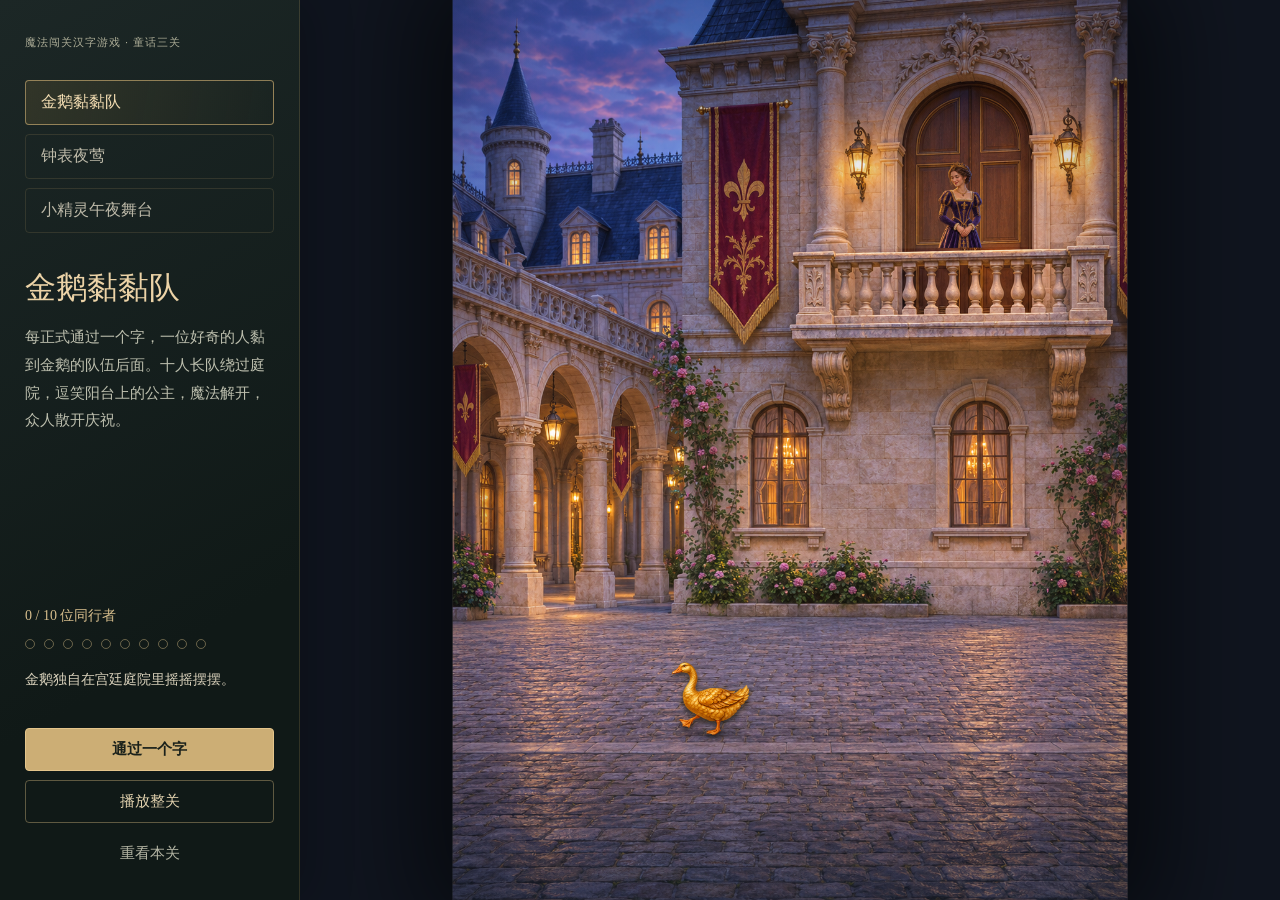
<file: magic-hanzi/fairytale-stories-preview.html>
<!doctype html>
<html lang="zh-CN">
<head>
  <meta charset="utf-8">
  <meta name="viewport" content="width=device-width, initial-scale=1">
  <title>魔法闯关汉字游戏 · 童话三关预览</title>
  <link rel="stylesheet" href="goose-story.css">
  <link rel="stylesheet" href="clockbird-story.css">
  <link rel="stylesheet" href="elves-story.css">
  <link rel="stylesheet" href="new-stories-preview.css">
  <link rel="stylesheet" href="fairytale-stories-preview.css">
</head>
<body>
  <aside class="preview-panel" aria-label="画面预览控制">
    <p class="preview-label">魔法闯关汉字游戏 · 童话三关</p>
    <nav class="preview-scenes" aria-label="选择关卡">
      <button type="button" data-stage="goose" aria-pressed="true">金鹅黏黏队</button>
      <button type="button" data-stage="clockbird" aria-pressed="false">钟表夜莺</button>
      <button type="button" data-stage="elves" aria-pressed="false">小精灵午夜舞台</button>
    </nav>
    <div class="preview-story"><h1 id="previewTitle">金鹅黏黏队</h1><p id="previewDescription"></p></div>
    <div class="preview-progress"><span id="previewCount">0 / 10</span><div id="previewBeads" aria-hidden="true"></div></div>
    <p class="preview-status" id="previewStatus" role="status" aria-live="polite"></p>
    <div class="preview-actions">
      <button type="button" class="preview-primary" id="previewStep">通过一个字</button>
      <button type="button" class="preview-secondary" id="previewAuto">播放整关</button>
      <button type="button" class="preview-primary" id="previewEnding" hidden>再看一次结尾</button>
      <button type="button" class="preview-reset" id="previewReset">重看本关</button>
    </div>
  </aside>
  <script src="game-feedback.js"></script>
  <script src="goose-story.js"></script>
  <script src="clockbird-story.js"></script>
  <script src="elves-story.js"></script>
  <script src="fairytale-stories-preview.js"></script>
</body>
</html>
</file>
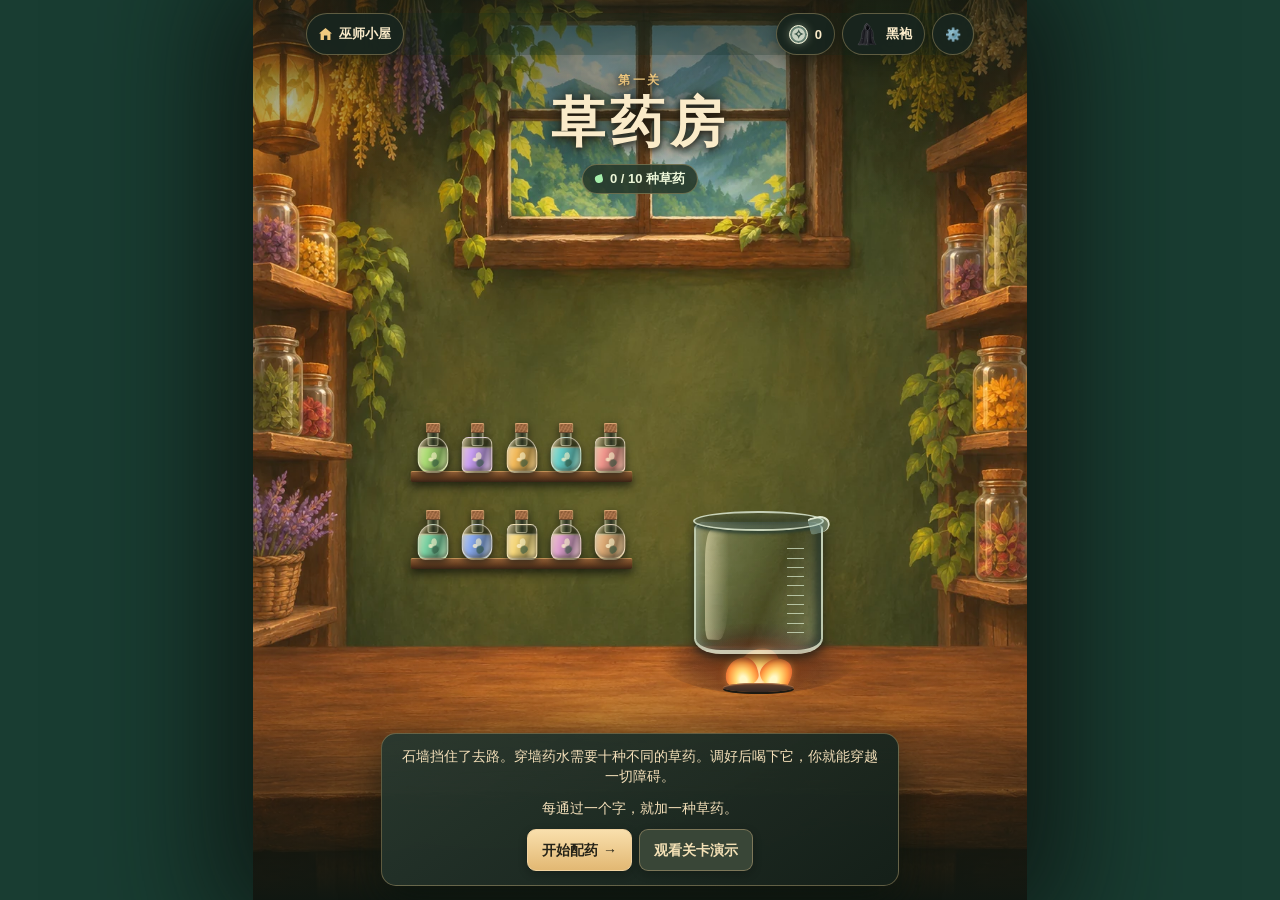
<file: magic-hanzi/game-source.html>
<!DOCTYPE html>
<html lang="zh">
<head>
<meta charset="UTF-8">
<meta name="game-version" content="2026.11.27.1">
<meta name="viewport" content="width=device-width, initial-scale=1.0, maximum-scale=1.0, user-scalable=no">
<title>魔法闯关汉字游戏</title>
<link rel="stylesheet" href="game-feedback.css?v=2026.11.02.4">
<style>
  :root{
    --sky-1:#2a1a4a; --sky-2:#4b2a6b; --sky-3:#7b3f8f;
    --paper:#F6EFDD; --paper-2:#EFE4C8;
    --ink:#22201C; --seal:#B3231C; --seal-dark:#8C1B15;
    --gold:#D9B44A; --jade:#3C6E58; --grid:#D98A82;
    --door-wood:#5b3a24; --door-wood-dark:#3a2416;
    --star:#FFF6D6;
  }
  *{ box-sizing:border-box; }
  html,body{ height:100%; margin:0; overflow:hidden; overscroll-behavior:none; touch-action:none; -webkit-user-select:none; user-select:none; -webkit-touch-callout:none; }
  html{
    background:
      radial-gradient(ellipse at 50% 0%, var(--sky-3) 0%, var(--sky-2) 45%, var(--sky-1) 100%);
  }
  body{
    font-family:'Baloo 2', -apple-system, BlinkMacSystemFont, 'PingFang SC', 'Microsoft YaHei', sans-serif;
    background:
      radial-gradient(ellipse at 50% 0%, var(--sky-3) 0%, var(--sky-2) 45%, var(--sky-1) 100%);
    display:flex; align-items:center; justify-content:center;
    padding:20px 10px;
    color:var(--ink);
    /* Pin the document to exactly the viewport so there is no scrollable page at all —
       stronger than overscroll-behavior/touchmove tricks, which some in-app browsers
       (e.g. iPad file-viewer apps) don't fully respect. Panels that need their own
       scroll (.panel, .queue-list) keep working since they scroll internally. */
    position:fixed; inset:0;
  }
  .stars-bg{ position:fixed; inset:0; pointer-events:none; z-index:0; }
  .stars-bg span{
    position:absolute; width:3px; height:3px; background:var(--star);
    border-radius:50%; opacity:.8; animation: twinkle 3s ease-in-out infinite;
  }
  @keyframes twinkle{ 0%,100%{opacity:.2;} 50%{opacity:1;} }

  .stage{
    width:100%; max-width:480px; position:relative; z-index:1;
  }
  .startup-notice{ position:fixed; inset:0; z-index:30; display:flex;
    align-items:center; justify-content:center; background:#35215a; color:#fff6d6;
    padding:28px; text-align:center; font-size:18px; }
  .startup-notice[hidden]{ display:none; }
  .parent-validation{ background:var(--paper); border-radius:12px; padding:10px 12px; margin-bottom:10px; font-size:14px; line-height:1.5; }
  .parent-validation[hidden], .parent-confirm[hidden]{ display:none; }
  .parent-validation-head{ display:flex; align-items:center; justify-content:space-between; gap:8px; }
  .parent-validation button, .parent-confirm button{ font:inherit; border:0; border-radius:8px; padding:9px 12px; background:var(--jade); color:white; cursor:pointer; }
  .parent-validation button{ background:#6b6355; }
  .parent-confirm{ display:flex; justify-content:center; flex-wrap:wrap; gap:8px; margin-top:8px; }
  .cloud-sync{ padding:12px; border:1px solid #c6d8c5; background:#e6eee5; border-radius:10px; margin-bottom:16px; }
  .cloud-sync p{ font-size:12px; line-height:1.6; color:#514d40; margin:7px 0; }
  .cloud-sync-actions{ display:flex; gap:7px; flex-wrap:wrap; margin-top:7px; }
  .cloud-sync button{ min-height:44px; border:0; border-radius:8px; padding:9px 12px;
    background:var(--jade); color:#fff; font:inherit; font-size:12px; cursor:pointer; }
  .cloud-sync button:disabled{ opacity:.5; cursor:default; }
  .cloud-sync .secondary{ background:#d5ddce; color:#3a493a; }
  .cloud-sync [hidden]{ display:none; }
  .cloud-sync .cloud-code{ font-family:ui-monospace,Menlo,monospace; font-size:13px; letter-spacing:.3px; }
  .cloud-sync details, .settings-details{ margin:10px 0; font-size:12px; color:#514d40; }
  .cloud-sync summary, .settings-details summary{ padding:7px 0; cursor:pointer; }
  .settings-details summary{ padding:10px 0; font-size:14px; font-weight:700; }
  .cloud-conflict{ border:1px solid #c38f6c; border-radius:8px; background:#fff1dc; padding:9px; margin-top:9px; }
  #parentTestInstruction{ font-weight:700; }
  #parentTestSummary{ color:#604d2c; }
  #parentTestMsg{ color:var(--seal); font-size:13px; }
  .parent-validation button:disabled{ opacity:.55; }

  /* ---------- top bar ---------- */
  .topbar{
    display:flex; justify-content:space-between; align-items:center;
    margin-bottom:10px; padding:0 4px;
  }
  .progress-path{
    display:flex; gap:5px; flex:1; margin-right:10px; flex-wrap:wrap;
  }
  .progress-dot{
    width:11px; height:11px; border-radius:50%;
    background:rgba(255,255,255,.18); border:1.5px solid rgba(255,255,255,.3);
  }
  .progress-dot.done{ background:var(--gold); border-color:var(--gold); }
  .progress-dot.current{ background:var(--star); border-color:var(--star); box-shadow:0 0 8px var(--star); }
  .icon-btn{
    width:34px; height:34px; border-radius:50%; border:none;
    background:rgba(255,255,255,.12); color:var(--star);
    font-size:16px; cursor:pointer; display:flex; align-items:center; justify-content:center;
    margin-left:6px;
  }
  .icon-btn:active{ transform:scale(.92); }

  /* ---------- door scene ---------- */
  .scene{
    background: linear-gradient(180deg, rgba(255,255,255,.05), rgba(0,0,0,.15));
    border-radius:18px;
    padding:22px 16px 18px;
    position:relative;
    box-shadow: 0 20px 50px rgba(0,0,0,.4), inset 0 0 60px rgba(123,63,143,.25);
    border: 1px solid rgba(255,255,255,.08);
  }

  .doorway{
    width:220px; height:270px;
    margin:0 auto 14px;
    position:relative;
  }
  .approach-path{
    width:220px; margin:0 auto -6px; position:relative; z-index:0; opacity:.9;
  }
  .path-step{ fill:var(--door-wood); }
  .doorframe{
    position:absolute; inset:0;
    border-radius:110px 110px 8px 8px;
    background: linear-gradient(180deg, var(--door-wood), var(--door-wood-dark));
    box-shadow: 0 10px 30px rgba(0,0,0,.5), inset 0 0 0 6px rgba(0,0,0,.25);
    padding:10px;
    overflow:hidden;
  }
  .scene-backdrop{
    position:absolute; inset:10px;
    border-radius:100px 100px 4px 4px;
    overflow:hidden;
    z-index:0;
  }
  .scene-photo{
    position:absolute; inset:0; width:100%; height:100%;
    object-fit:cover; object-position:50% 35%;
    transform:scale(1.18); transform-origin:center;
    display:block;
  }
  .scene-shade{
    position:absolute; inset:0;
    background: linear-gradient(180deg, rgba(0,0,0,0) 55%, rgba(0,0,0,.45) 100%);
    pointer-events:none;
  }
  .scene-fireflies{ position:absolute; inset:0; display:block; pointer-events:none; }
  .firefly{
    fill: var(--gold);
    filter: drop-shadow(0 0 3px var(--gold));
    animation: fireflyPulse 2.6s ease-in-out infinite;
  }
  .firefly-2{ animation-delay:.6s; }
  .firefly-3{ animation-delay:1.1s; }
  .firefly-4{ animation-delay:1.7s; }
  @keyframes fireflyPulse{ 0%,100%{ opacity:.25; } 50%{ opacity:1; } }

  .doorpanel{
    position:absolute; inset:10px;
    border-radius:100px 100px 4px 4px;
    overflow:hidden;
    z-index:2;
    perspective: 900px;
  }
  .door-leaf{
    position:absolute; top:0; width:50%; height:100%;
    background:
      repeating-linear-gradient(90deg, rgba(0,0,0,.12) 0 3px, transparent 3px 22px),
      linear-gradient(180deg, var(--door-wood), var(--door-wood-dark));
    box-shadow: inset 0 0 18px rgba(0,0,0,.45);
    transition: transform .9s cubic-bezier(.32,1.3,.55,1);
    backface-visibility:hidden;
  }
  .door-leaf-left{ left:0; transform-origin:left center; border-top-left-radius:100px; }
  .door-leaf-right{ right:0; transform-origin:right center; border-top-right-radius:100px; }
  .doorpanel.open .door-leaf-left{ transform: rotateY(-108deg); }
  .doorpanel.open .door-leaf-right{ transform: rotateY(108deg); }

  .door-glow-seam{
    position:absolute; top:0; left:50%; width:6px; height:100%;
    transform:translateX(-50%);
    background: radial-gradient(ellipse at center, var(--gold), transparent 70%);
    opacity:0; z-index:3; pointer-events:none;
  }
  .doorpanel.open .door-glow-seam{ animation: seamFlash .9s ease-out; }
  @keyframes seamFlash{ 0%{ opacity:0; } 25%{ opacity:.9; width:26px;} 100%{ opacity:0; width:6px; } }

  .doorpanel-content{
    position:absolute; inset:10px;
    border-radius:100px 100px 4px 4px;
    display:flex; align-items:center; justify-content:center;
    z-index:4;
  }
  .rune{
    position:absolute; inset:4px;
    border:2px solid rgba(217,180,74,.5);
    border-radius:90px 90px 4px 4px;
    pointer-events:none;
  }

  .char-glow{
    position:absolute; inset:0;
    display:flex; align-items:center; justify-content:center;
    transition: opacity .4s ease;
  }
  /* The character is drawn from the same stroke-outline data the grader compares against,
     not from a webfont — so what the child is shown to copy is by construction the exact
     glyph they'll be judged on, and it's a clean printed 楷体 rather than a brush face. */
  .char-glow svg{ width:62%; height:62%; display:block; }
  .char-glow svg path{ fill: var(--gold); }
  .char-glow{ filter: drop-shadow(0 0 12px rgba(217,180,74,.75)); }
  .char-glow.hidden{ opacity:0; }

  /* ---------- writing view ----------
     Writing used to be a fixed full-screen overlay floating on top of the door, which meant
     the grid, the door, and the text lines all piled onto the same pixels. Now it's a plain
     sibling of the doorway in normal flow: entering writing mode hides the door and shows
     this column, so nothing can overlap anything. The progress dots and ⚙️ live in .topbar,
     outside .scene, and stay put the whole time. */
  .write-slot{
    display:flex; flex-direction:column; align-items:center; gap:12px;
    margin:0 auto 12px;
  }
  .scene.writing{
    background: #35215a;                 /* flat colour while writing — nothing to look at but the grid */
    box-shadow: 0 20px 50px rgba(0,0,0,.4);
  }
  .scene.writing .approach-path,
  .scene.writing .doorway{ display:none; }
  .write-controls-row{
    display:flex; justify-content:center; gap:10px;
  }
  .write-canvas-wrap{
    width:300px; height:300px;
    background: rgba(246,239,221,.94);
    border-radius:12px;
    position:relative;
    box-shadow: 0 8px 24px rgba(0,0,0,.45);
    touch-action:none;
    /* A real 米字格 (rice-grid) frame like in a Chinese writing workbook — a solid outer
       border plus the cross+diagonal guide lines — helps a kid judge proportion and where
       a stroke should start/end relative to the whole square, not just draw freehand. */
    border: 2px solid var(--grid);
  }
  .grid-lines{
    position:absolute; inset:0; pointer-events:none;
    /* An actual small SVG (cross + both diagonals, guaranteed centered) instead of the
       linear-gradient hack this used to use — that technique draws its line starting at
       the box's top/left edge by default, not through the center, so the "guide lines"
       were invisibly hugging the border the whole time instead of crossing the middle. */
    background-image: url("data:image/svg+xml,%3Csvg xmlns='http://www.w3.org/2000/svg' viewBox='0 0 100 100'%3E%3Cg stroke='%23D98A82' stroke-width='1.4' fill='none'%3E%3Cline x1='50' y1='0' x2='50' y2='100'/%3E%3Cline x1='0' y1='50' x2='100' y2='50'/%3E%3Cline x1='0' y1='0' x2='100' y2='100'/%3E%3Cline x1='100' y1='0' x2='0' y2='100'/%3E%3C/g%3E%3C/svg%3E");
    background-size: 100% 100%;
    background-position:center; background-repeat:no-repeat;
    opacity:.7;
  }
  .write-target{ width:150px; height:150px; position:relative; z-index:2; }

  /* The demo character sits directly on the 米字格, exactly the size and position of the
     square the child is about to write in — so "copy this" means copying it into the same
     box, at the same scale, instead of shrinking a small glyph from the doorway. */
  .demo-glyph{
    position:absolute; inset:0; z-index:3; pointer-events:none;
    display:flex; align-items:center; justify-content:center;
    transition: opacity .45s ease;
  }
  /* One fixed em box for every character, not a per-character auto-fit: a 一 should look
     like a short stroke in a big square, the way it does in a real workbook, not be blown
     up to fill it. */
  .demo-glyph svg{ width:82%; height:82%; display:block; }
  .demo-glyph svg path{ fill: rgba(34,32,28,.82); }
  .demo-glyph.hidden{ opacity:0; }

  .shake{ animation: shake .35s; }
  @keyframes shake{ 0%,100%{transform:translateX(0);} 25%{transform:translateX(-6px);} 75%{transform:translateX(6px);} }

  .hint-row{ display:flex; align-items:center; justify-content:center; gap:8px; flex-wrap:wrap; }
  .sentence-btn{ border:1px solid rgba(255,246,214,.35); border-radius:999px; padding:8px 10px;
    background:rgba(255,255,255,.12); color:var(--star); font-size:13px; cursor:pointer; }
  .sentence-btn.speaking{ background:var(--gold); color:#3a2416; }
  .speak-btn{
    width:38px; height:38px; border-radius:50%; border:none;
    background:rgba(255,255,255,.14); color:var(--star);
    font-size:17px; cursor:pointer; display:flex; align-items:center; justify-content:center;
  }
  .speak-btn:active{ transform:scale(.9); }
  .speak-btn.speaking{ background:var(--gold); }

  /* Sits above the grid in normal flow now, not absolutely positioned off the top edge of
     the writing tile where it used to collide with the door frame. */
  .pinyin-tag{
    background:var(--gold); color:#3a2416; font-weight:800; font-size:17px;
    padding:5px 16px; border-radius:999px; white-space:nowrap;
    box-shadow:0 3px 8px rgba(0,0,0,.3);
  }

  .status-line{
    text-align:center; color:var(--star); font-size:14px; min-height:20px; margin-bottom:10px;
  }
  .timer-ring{
    width:34px; height:34px; margin:0 auto 6px;
    display:flex; align-items:center; justify-content:center;
    font-weight:800; color:var(--gold); font-size:14px;
    border:3px solid var(--gold); border-radius:50%;
  }

  .controls-row{
    display:flex; justify-content:center; gap:10px; margin-top:4px;
  }
  button.game-btn{
    font-family:'Baloo 2', sans-serif; font-weight:700; font-size:14px;
    border:none; border-radius:999px; padding:11px 20px; cursor:pointer;
    transition: transform .12s ease;
  }
  button.game-btn:active{ transform:scale(.94); }
  .btn-submit{ background: var(--jade); color:#fff; box-shadow:0 4px 10px rgba(60,110,88,.4); }
  .btn-clear{ background:transparent; color:rgba(255,255,255,.7); border:1.5px solid rgba(255,255,255,.3); }
  .btn-continue{ background: var(--gold); color:#3a2416; display:none; box-shadow:0 4px 10px rgba(217,180,74,.4); }
  .btn-continue.show{ display:inline-block; }

  .result-banner{
    text-align:center; font-weight:800; font-size:16px; margin:8px 0 2px; min-height:22px;
  }
  .result-banner.correct{ color:#8fe0b0; }
  .result-banner.wrong{ color:#f0a0a0; }

  /* ---------- finale ---------- */
  .finale{ display:none; text-align:center; padding:20px 4px 4px; }
  .finale.show{ display:block; }
  .finale .big{ font-family:'Ma Shan Zheng', cursive; font-size:36px; color:var(--star); }
  .finale p{ color:rgba(255,255,255,.7); font-size:14px; }

  .playzone.hide{ display:none; }

  .player-dispute{ display:grid; grid-template-columns:52px minmax(0,1fr) auto; gap:3px 9px;
    align-items:center; margin-top:10px; padding:9px; border:1px solid rgba(255,246,214,.25);
    border-radius:12px; background:rgba(0,0,0,.16); color:var(--star); }
  .player-dispute[hidden]{ display:none; }
  .player-dispute-thumb{ grid-row:1 / 3; width:52px; height:52px; border-radius:7px;
    background:var(--paper); color:#6b6355; position:relative; overflow:hidden; }
  .player-dispute-thumb svg{ width:100%; height:100%; display:block; }
  .player-dispute-thumb [hidden]{ display:none; }
  .player-dispute-placeholder{ position:absolute; inset:0; display:flex; align-items:center;
    justify-content:center; font-size:12px; }
  .player-dispute-verdict{ font-size:12px; line-height:1.5; }
  .player-dispute button{ min-height:44px; max-width:145px; padding:8px 10px; border-radius:9px;
    border:1px solid rgba(255,246,214,.5); background:rgba(255,255,255,.1); color:var(--star);
    font:inherit; font-size:13px; cursor:pointer; }
  .player-dispute button[aria-pressed=true]{ background:var(--gold); color:#3a2416; }
  .player-dispute-message{ grid-column:2 / 4; font-size:11px; line-height:1.4; color:rgba(255,246,214,.8); }

  /* ---------- settings panel ---------- */
  .panel-overlay{
    display:none; position:fixed; inset:0; background:rgba(0,0,0,.55);
    z-index:10; align-items:flex-end; justify-content:center;
  }
  .panel-overlay.show{ display:flex; }
  .panel{
    width:100%; max-width:480px; background:var(--paper);
    border-radius:18px 18px 0 0; padding:0 16px 22px; max-height:85vh; overflow-y:auto;
    touch-action:pan-y;
  }
  .panel-header{ position:sticky; top:0; z-index:2; display:flex; align-items:center;
    justify-content:space-between; gap:12px; margin:0 -16px 14px; padding:12px 16px;
    background:var(--paper); border-bottom:1px solid #ddd2b8; }
  .panel .panel-header h2{ margin:0; }
  .panel-sync-summary{
    display:inline-flex; align-items:center; gap:7px; margin-top:5px; padding:5px 9px;
    border:1px solid #c9bfa8; border-radius:7px; color:#40372a; background:#f4ead5;
    font:inherit; font-size:13px; font-weight:700; line-height:1.35; text-align:left; cursor:pointer;
  }
  .panel-sync-summary[hidden]{ display:none; }
  .panel-sync-summary[data-tone="good"]{ background:#dcebdc; border-color:#9ebaa0; color:#234d36; }
  .panel-sync-summary[data-tone="warn"]{ background:#f6e5cf; border-color:#c89872; color:#772b1b; }
  .cloud-sync{ scroll-margin-top:106px; color:#2c392d; }
  .cloud-sync h3{ color:#2c392d; margin:0; font-size:17px; }
  .cloud-sync #cloudSyncStatus{ color:#2c392d; font-size:14px; font-weight:700; }
  .panel h2{ font-family:'Ma Shan Zheng', cursive; color:var(--seal-dark); margin:0 0 12px; font-size:24px; }
  .panel label{ display:block; font-size:12px; color:#6b6355; margin:10px 0 4px; font-weight:700; }
  .panel input[type=text], .panel input[type=password]{
    width:100%; padding:9px 10px; border-radius:8px; border:1.5px solid #cfc4a8;
    font-family:'Baloo 2', sans-serif; font-size:14px; background:#fff;
    -webkit-user-select:text; user-select:text; -webkit-touch-callout:default;
  }
  .panel input[type=number]{
    -webkit-user-select:text; user-select:text; -webkit-touch-callout:default;
  }
  .queue-list{ margin-top:10px; max-height:140px; overflow-y:auto; touch-action:pan-y; }
  .queue-item{
    display:flex; justify-content:space-between; align-items:center;
    background:#fff; border-radius:8px; padding:7px 10px; margin-bottom:5px; font-size:14px;
  }
  .queue-item .del{ color:var(--seal); cursor:pointer; font-weight:700; }
  .queue-item small{ display:block; color:#8a8272; font-size:11px; margin-top:3px; }
  .queue-actions{ display:flex; gap:8px; flex-shrink:0; margin-left:8px; }
  .queue-actions button{ border:0; border-radius:6px; padding:5px 7px; background:#efe4c8; color:#5b3a24; font-size:12px; }
  .panel-actions{ display:flex; gap:8px; margin-top:16px; flex-wrap:wrap; }
  .panel-actions button{
    flex:1; min-width:120px; padding:10px; border-radius:10px; border:none;
    font-weight:700; cursor:pointer; font-family:'Baloo 2', sans-serif; font-size:13px;
  }
  .btn-save{ background:var(--jade); color:#fff; }
  .btn-load{ background:var(--gold); color:#3a2416; }
  .btn-close-panel{ background:#e6dcc0; color:#3a2416; width:44px; height:44px;
    flex-shrink:0; border:0; border-radius:50%; font-size:28px; cursor:pointer; }
  .hint-text{ font-size:11.5px; color:#8a8272; margin-top:8px; line-height:1.5; }
  #fileInput{ display:none; }
  #batchInput{
    width:100%; box-sizing:border-box; padding:9px 10px; border-radius:8px;
    border:1.5px solid #cfc4a8; font-family:inherit; font-size:14px; line-height:1.6; resize:vertical;
  }
  .batch-row{ display:flex; align-items:center; gap:10px; margin-top:6px; }
  .batch-row button{
    border:none; border-radius:8px; padding:9px 16px; background:var(--jade); color:#fff;
    font-family:inherit; font-weight:700; font-size:13px; cursor:pointer;
  }
  .batch-msg{ font-size:12px; color:#6b6355; }
  .ink-summary{ display:flex; gap:10px; align-items:baseline; margin:12px 0 8px; color:#6b6355; font-size:12px; }
  .ink-actions{ display:flex; align-items:center; gap:7px; margin-top:7px; flex-wrap:wrap; }
  .btn-ink{
    border:none; border-radius:8px; padding:8px 12px; background:var(--jade); color:#fff;
    font-family:inherit; font-weight:700; font-size:12.5px; cursor:pointer;
  }
  .btn-ink-clear{ background:#cfc4a8; color:#3a2416; }
  #inkOut{
    width:100%; box-sizing:border-box; margin-top:6px; padding:7px 9px; border-radius:8px;
    border:1.5px solid #cfc4a8; font-family:ui-monospace,Menlo,monospace; font-size:10px;
    line-height:1.4; resize:vertical; color:#6b6355;
    -webkit-user-select:text; user-select:text; -webkit-touch-callout:default;
  }
  .stuck-list{ display:flex; flex-direction:column; gap:6px; margin-top:4px; }
  .stuck-item{
    display:flex; align-items:center; justify-content:space-between; gap:10px;
    background:#f3e2df; border:1.5px solid #e0b8b2; border-radius:10px; padding:7px 10px;
  }
  .stuck-item .ch{ font-size:19px; font-weight:800; color:var(--seal-dark); }
  .stuck-item .word{ font-size:12px; color:#8a7268; margin-left:6px; }
  .btn-taught{
    border:none; border-radius:8px; padding:7px 12px; background:var(--jade); color:#fff;
    font-family:inherit; font-weight:700; font-size:12.5px; cursor:pointer; white-space:nowrap;
  }
  .today-learning {
    margin:0 0 14px; padding:10px 12px; border:1px solid #a9b8a3;
    border-radius:10px; background:#f4f6ed; color:#344336;
  }
  .today-learning h3 { margin:0 0 4px; font-size:15px; }
  .today-learning p { margin:3px 0; font-size:13px; }
  .today-learning .today-passed { color:#245b49; font-size:18px; font-weight:700; }
  .today-learning progress {
    display:block; width:100%; height:8px; margin:3px 0 6px;
    appearance:none; border:0; border-radius:6px; overflow:hidden; background:#dce4d8;
  }
  .today-learning progress::-webkit-progress-bar { background:#dce4d8; }
  .today-learning progress::-webkit-progress-value { background:#46725a; }
  .today-learning progress::-moz-progress-bar { background:#46725a; }
  .learning-overview { margin:0 0 15px; color:var(--ink); }
  .learning-totals {
    display:flex; flex-wrap:wrap; align-items:baseline; column-gap:12px;
    row-gap:2px; margin:0 0 7px; font-size:14px;
  }
  .learning-totals strong { font-size:17px; }
  .learning-overview .hint-text { margin:6px 0 0; }
  .learning-groups { display:grid; gap:4px; }
  .learning-group { background:#fffaf0; border:1px solid #ded2b5; border-radius:8px; }
  .learning-group summary { padding:7px 10px; cursor:pointer; font-weight:700; }
  .learning-count { float:right; font-size:13px; color:#62513a; }
  .learning-group:last-child summary { color:#245b49; }
  .learning-list {
    display:flex; flex-wrap:wrap; gap:6px; margin:0; padding:3px 10px 9px;
    max-height:160px; overflow-y:auto; list-style:none;
  }
  .learning-chip {
    display:flex; flex-wrap:wrap; align-items:baseline; gap:5px; background:#f0e6cd;
    color:#402e24; border-radius:6px; padding:2px 7px; font-size:13px; overflow-wrap:anywhere;
  }
  .learning-priority { color:#245b49; font-size:.85em; }
  .learning-stars { color:#79500e; white-space:nowrap; }
  .learning-empty { color:#62513a; font-size:13px; }
  .queue-item > span:first-child { color:var(--ink); }
  .py-alt{
    color:var(--seal); font-weight:800; cursor:pointer;
    border-bottom:1.5px dashed var(--seal); padding-bottom:1px;
  }
</style>
<link rel="stylesheet" href="mountain-journey.css">
<link rel="stylesheet" href="herbalist-room.css">
<link rel="stylesheet" href="observatory.css">
<link rel="stylesheet" href="giant-kitchen.css">
<link rel="stylesheet" href="bridge-train.css">
<link rel="stylesheet" href="tomb-mermaid.css">
<link rel="stylesheet" href="dune-story.css">
<link rel="stylesheet" href="library-story.css">
<link rel="stylesheet" href="ice-armor-story.css">
<link rel="stylesheet" href="bean-train-story.css">
<link rel="stylesheet" href="rose-bagua-story.css">
<link rel="stylesheet" href="goose-story.css">
<link rel="stylesheet" href="clockbird-story.css">
<link rel="stylesheet" href="elves-story.css">
<link rel="stylesheet" href="wild-garden-story.css">
<link rel="stylesheet" href="tomb-pirate-story.css">
<link rel="stylesheet" href="seed-planet-story.css">
<link rel="stylesheet" href="magic-shop.css">
</head>
<body>
<div class="startup-notice" id="startupNotice" role="status">正在准备汉字，马上就能开始…</div>

<div class="stars-bg" id="starsBg"></div>

<div class="stage">
  <div class="topbar">
    <div class="progress-path" id="progressPath"></div>
    <button class="icon-btn" id="settingsBtn" title="设置">⚙️</button>
  </div>
  <p class="hint-text" id="localProgressNotice" role="status" hidden></p>

  <div class="scene" id="playzone">
    <div class="parent-validation" id="parentTestBar" hidden>
      <div class="parent-validation-head"><b id="parentTestTitle">家长识别验收</b><button id="parentTestExitBtn">退出验收</button></div>
      <div id="parentTestInstruction"></div>
      <div id="parentTestSummary">单独记录，不计入孩子的学习进度。</div>
    </div>
    <div class="approach-path">
      <svg viewBox="0 0 220 70" width="220" height="70" preserveAspectRatio="none">
        <polygon points="70,70 150,70 128,50 92,50" class="path-step" opacity="0.9"/>
        <polygon points="82,48 138,48 122,32 98,32" class="path-step" opacity="0.75"/>
        <polygon points="94,30 126,30 116,18 104,18" class="path-step" opacity="0.6"/>
      </svg>
    </div>
    <div class="doorway">
      <div class="doorframe">
        <div class="scene-backdrop" id="sceneBackdrop">
          <img class="scene-photo" id="sceneImg" alt="">
          <div class="scene-shade"></div>
          <svg class="scene-fireflies" viewBox="0 0 200 250" width="100%" height="100%" preserveAspectRatio="xMidYMax slice">
            <circle class="firefly" cx="60" cy="130" r="2.6"/>
            <circle class="firefly firefly-2" cx="140" cy="150" r="2.2"/>
            <circle class="firefly firefly-3" cx="95" cy="90" r="2.8"/>
            <circle class="firefly firefly-4" cx="150" cy="90" r="2"/>
          </svg>
        </div>
        <div class="doorpanel" id="doorpanel">
          <div class="door-leaf door-leaf-left"></div>
          <div class="door-leaf door-leaf-right"></div>
          <div class="door-glow-seam"></div>
        </div>
        <div class="doorpanel-content">
          <div class="rune"></div>
          <div class="char-glow" id="charGlow"></div>
        </div>
      </div>
    </div>

    <div class="write-slot" id="writeSlot" style="display:none;">
      <div class="hint-row">
        <div class="pinyin-tag" id="pinyinTag"></div>
        <!-- Never speaks on its own: reading the pinyin is the skill being practised, so
             the sound is there for when he's stuck, not handed to him every time. -->
        <button class="speak-btn" id="speakBtn" aria-label="听词语" title="读一遍给我听">🔊</button>
        <button class="sentence-btn" id="sentenceBtn" title="听一句话，分清词语的意思" hidden>句子提示</button>
      </div>
      <div class="status-line" id="speechStatus" role="status" hidden></div>
      <div class="write-canvas-wrap" id="writeTile">
        <div class="grid-lines"></div>
        <div class="demo-glyph hidden" id="demoGlyph"></div>
        <svg id="drawSvg" viewBox="0 0 300 300" width="300" height="300" style="position:relative;z-index:2;touch-action:none;display:block;"></svg>
      </div>
      <div class="write-controls-row">
        <button class="game-btn btn-clear" id="clearBtn">擦掉重写</button>
        <button class="game-btn btn-submit" id="submitBtn">写好了</button>
      </div>
    </div>

    <div class="timer-ring" id="timerRing" style="display:none;"></div>
    <div class="status-line" id="statusLine">看拼音，写出这个字，推开这扇门</div>
    <div class="result-banner" id="resultBanner"></div>
    <div class="parent-confirm" id="parentTestConfirm" hidden>
      <button id="parentTestConfirmBtn">按要求写了，记录这次</button>
      <button id="parentTestRetryBtn">没按要求，重写这次</button>
    </div>
    <div class="parent-confirm" id="parentTestNext" hidden><button id="parentTestNextBtn">继续下一次验收</button></div>

    <div class="controls-row">
      <button class="game-btn btn-continue" id="continueBtn">继续 →</button>
    </div>
  </div>

  <div class="finale" id="finale">
    <div class="big">这一关结束啦！</div>
    <p id="finaleDetail" style="white-space:pre-line;"></p>
    <button class="game-btn btn-submit" id="restartBtn" style="margin-top:8px;">继续下一关</button>
  </div>
  <div class="player-dispute" id="playerDisputeCard" hidden>
    <div class="player-dispute-thumb" aria-hidden="true">
      <svg id="playerDisputePreview" viewBox="0 0 300 300"></svg>
      <span class="player-dispute-placeholder" id="playerDisputePlaceholder">刚才</span>
    </div>
    <div class="player-dispute-verdict" id="playerDisputeVerdict"></div>
    <button id="playerDisputeBtn" aria-pressed="false">不认同这个批改</button>
    <div class="player-dispute-message" id="playerDisputeMessage" role="status"></div>
  </div>
</div>

<div class="panel-overlay" id="panelOverlay">
  <div class="panel">
    <div class="panel-header">
      <div>
        <h2>今日汉字设置</h2>
        <button class="panel-sync-summary" id="cloudSyncSummaryBtn" aria-controls="cloudSyncSection" hidden>
          <span id="cloudSyncSummary" role="status">跨设备同步 · 未连接</span><span aria-hidden="true">↘</span>
        </button>
      </div>
      <button class="btn-close-panel" id="closePanelBtn" aria-label="关闭设置" title="关闭设置">×</button>
    </div>
    <section class="today-learning" aria-labelledby="todayLearningTitle">
      <h3 id="todayLearningTitle">今日学习</h3>
      <p class="today-passed" id="todayPassed"></p>
      <p id="todayLevel"></p>
      <progress id="todayLevelBar" aria-hidden="true"></progress>
      <p id="todayParentPlan"></p>
    </section>
    <section class="learning-overview" aria-label="学习进度">
      <p class="learning-totals" aria-live="polite">
        <strong id="learningTotal"></strong>
        <span id="learningParentTotal"></span>
      </p>
      <div class="learning-groups">
        <details class="learning-group" id="learningPendingDetails">
          <summary>待进行 <span class="learning-count" id="learningPendingCount"></span></summary>
          <ul class="learning-list" id="learningPendingList"></ul>
        </details>
        <details class="learning-group" id="learningActiveDetails">
          <summary>进行中 <span class="learning-count" id="learningActiveCount"></span></summary>
          <ul class="learning-list" id="learningActiveList"></ul>
        </details>
        <details class="learning-group" id="learningMemoryDetails">
          <summary>长时记忆库 <span class="learning-count" id="learningMemoryCount"></span></summary>
          <ul class="learning-list" id="masteredList"></ul>
        </details>
      </div>
      <p class="hint-text">每天正式通过最多记一颗星。写错后从零重新计星，满三颗星进入长时记忆库。</p>
    </section>
    <label for="batchInput">添加今天要练的字</label>
    <textarea id="batchInput" rows="3" placeholder="奇迹的迹。求救的救，师弟的弟"></textarea>
    <div class="batch-row">
      <button id="batchAddBtn">批量加入</button>
      <span class="batch-msg" id="batchMsg"></span>
    </div>
    <p class="hint-text" style="margin-top:6px;">
      <b>加入后自动保存，今天优先练。</b>关掉设置即可继续。每关通过 10 个字，剩下的留到下一关。<br>
      「奇迹的迹」会用“奇迹”提示默写“迹”。语音输入里的句号、逗号、分号等标点和换行都可以分开词条。<br>
      也可以只写一个字（就没有组词提示），或写「单薄的薄 bó」手动指定拼音。<br>
      <b style="color:var(--seal);">标红的是多音字</b>，点一下可以换读音。重复字保留原学习记录。
    </p>

    <details class="settings-details" id="aiSentenceSettings">
      <summary>自动例句</summary>
      <p id="aiSentenceStatus" role="status">正在检查本家庭的自动造句连接。</p>
      <p>已有例句会直接使用，缺少的例句由 OpenAI 自动补齐并随家庭进度保存。每台设备接入家庭同步后可沿用这份连接。服务只接收词语、目标字和读音，请只录普通学习词语。</p>
      <button id="aiSentenceConnectBtn">重试自动造句</button>
      <button id="aiSentenceDisconnectBtn" hidden>暂停自动造句</button>
      <details class="settings-details">
        <summary>高级维护</summary>
        <button id="aiSentenceFingerprintBtn">查看家庭连接指纹</button>
        <output id="aiSentenceFamilyFingerprint" hidden style="overflow-wrap:anywhere;"></output>
        <button id="aiSentencePairBtn">重新配对家庭</button>
      </details>
    </details>
    <div class="queue-list" id="queueList"></div>

    <label>需要家长讲解（今天错了 3 次，已经停下来）</label>
    <div class="stuck-list" id="stuckList"></div>

    <p class="ink-summary"><strong>笔迹记录</strong><span id="inkCount" role="status">已标记 0 条</span></p>

    <p class="hint-text">学习范围：统编人教版·三年级下册（2025年10月版）<br>从课本词语表选取的 92 个字词中，搭配难度和结构随机出题；每格写一个字。</p>

    <details class="settings-details" id="manualBackupSettings">
      <summary>手动备份</summary>
      <p>日常进度自动保存。下载备份可额外留一份进度文件。</p>
      <div class="panel-actions">
        <button class="btn-save" id="saveProgressBtn">下载进度备份</button>
        <button class="btn-load" id="loadProgressBtn">从备份恢复</button>
      </div>
      <div id="localRecoveryCopies" hidden>
        <label for="localRecoverySelect">本机保留的进度副本</label>
        <select id="localRecoverySelect"></select>
        <button class="btn-save" id="localRecoveryDownload">下载所选副本</button>
      </div>
      <div id="cloudSyncBackupCopies" hidden>
        <label for="cloudSyncBackupSelect">合并或同步前的进度</label>
        <select id="cloudSyncBackupSelect"></select>
        <div class="panel-actions">
          <button class="btn-save" id="cloudSyncBackupLocalBtn">下载当时的本机进度</button>
          <button class="btn-save" id="cloudSyncBackupRemoteBtn">下载当时的云端进度</button>
        </div>
      </div>
      <div class="ink-actions">
        <button class="btn-ink" id="inkCopyBtn">复制已标记笔迹</button>
        <button class="btn-ink" id="inkDownloadBtn">下载全部笔迹</button>
        <button class="btn-ink btn-ink-clear" id="inkClearBtn">清空全部笔迹</button>
        <span class="batch-msg" id="inkMsg" role="status"></span>
      </div>
      <textarea id="inkOut" aria-label="手动复制已标记笔迹" readonly rows="3" hidden></textarea>
      <input type="file" id="fileInput" accept="application/json">
    </details>
    <section class="cloud-sync" id="cloudSyncSection" aria-labelledby="cloudSyncTitle" tabindex="-1">
      <h3 id="cloudSyncTitle">跨设备同步</h3>
      <p id="cloudSyncStatus" role="status">尚未开启，学习记录保存在这台设备。</p>
      <p id="cloudSyncLastTime" hidden></p>
      <div class="cloud-sync-actions" id="cloudSyncLocalRecovery" hidden>
        <button class="secondary" id="cloudSyncRetrySaveBtn">重试本机保存</button>
        <button class="secondary" id="cloudSyncDownloadBtn">下载当前进度</button>
      </div>
      <p>新旧版在同一个浏览器中共用学习进度。要换设备接着练，可以在这里用已有的家庭密码或同步码接入。</p>
      <div id="cloudSyncPasswordSetup">
        <label for="cloudSyncPassword">家庭密码（至少 12 个字符，可用中文）</label>
        <input type="password" id="cloudSyncPassword" placeholder="输入你自己设定的家庭密码" autocomplete="off" autocapitalize="off" spellcheck="false" aria-describedby="cloudSyncPasswordHint">
        <p id="cloudSyncPasswordHint">在这台设备接入成功后，游戏会记住连接。浏览器如果询问是否存储密码，可以取消。</p>
        <div class="cloud-sync-actions">
          <button id="cloudSyncCreateBtn">用这个密码首次开启</button>
          <button class="secondary" id="cloudSyncJoinBtn">用这个密码接入</button>
        </div>
      </div>
      <div class="cloud-sync-actions" id="cloudSyncConnectedActions" hidden>
        <button class="secondary" id="cloudSyncNowBtn">立即同步</button>
        <button class="secondary" id="cloudSyncDisconnectBtn">断开这台设备</button>
      </div>
      <div id="cloudSyncCodeWrap" hidden>
        <label for="cloudSyncCode">当前连接使用旧同步码</label>
        <input type="text" class="cloud-code" id="cloudSyncCode" readonly>
        <p>改用家庭密码前，可以先复制旧码留存。旧进度仍会保留；其他设备要改用新密码接入。</p>
        <div class="cloud-sync-actions">
          <button class="secondary" id="cloudSyncCopyBtn">复制旧同步码</button>
        </div>
      </div>
      <details>
        <summary>使用以前的同步码</summary>
        <label for="cloudSyncJoinInput">旧同步码</label>
        <input type="text" class="cloud-code" id="cloudSyncJoinInput" placeholder="粘贴以前的同步码" autocomplete="off" autocapitalize="off" spellcheck="false" maxlength="60">
        <div class="cloud-sync-actions"><button class="secondary" id="cloudSyncLegacyJoinBtn">用旧同步码接入</button></div>
      </details>
      <p>学习进度和家长加入的字会加密同步。笔迹与批改异议留在当前浏览器。</p>
      <div class="cloud-conflict" id="cloudSyncConflict" hidden>
        <p>两边都有新进度。合并可以保留两边的默写记录和家长安排。</p>
        <div class="cloud-sync-actions">
          <button id="cloudMergeBtn">合并两边进度</button>
        </div>
        <details>
          <summary>只采用其中一份</summary>
          <p>如果要替换其中一份，游戏会先备份两边的进度。</p>
          <div class="cloud-sync-actions">
            <button class="secondary" id="cloudKeepLocalBtn">只用这台设备的进度</button>
            <button class="secondary" id="cloudUseRemoteBtn">只用云端进度</button>
          </div>
        </details>
      </div>
    </section>
    <p class="hint-text" id="gameVersion">版本 2026.11.27.1</p>
  </div>
</div>

<div hidden>
  <button id="parentTestRound1Btn">第一轮</button>
  <button id="parentTestRound2Btn">第二轮</button>
  <div id="parentTestMsg" role="status"></div>
</div>

<script>window.HanziSentenceServiceConfig = {endpoint:'https://hanzi-magic-sentence-service.candidcypress64.chatgpt.site'};</script>
<script src="curriculum-data.js?v=2026.11.02.3"></script>
<script src="practice-selector.js?v=2026.11.02.3"></script>
<script src="sentence-hints.js?v=2026.11.17.1"></script>
<script src="ai-sentences.js"></script>
<script src="openai-sentences.js"></script>
<script src="game-feedback.js?v=2026.11.02.4"></script>
<script src="glyph-catalog.js"></script>
<script src="glyph-loader.js"></script>
<script src="learning-timing.js"></script>
<script src="parent-validation.js"></script>
<script src="progress-sync.js"></script>
<script src="shared-learning.js"></script>
<script src="mountain-journey.js"></script>
<script src="observatory.js"></script>
<script src="giant-kitchen.js"></script>
<script src="bridge-train.js"></script>
<script src="tomb-mermaid.js"></script>
<script src="dune-sand.js"></script>
<script src="dune-story.js"></script>
<script src="library-story.js"></script>
<script src="ice-armor-story.js"></script>
<script src="bean-train-story.js"></script>
<script src="rose-bagua-story.js"></script>
<script src="goose-story.js"></script>
<script src="clockbird-story.js"></script>
<script src="elves-story.js"></script>
<script src="wild-garden-story.js"></script>
<script src="tomb-pirate-story.js"></script>
<script src="seed-planet-story.js"></script>
<script src="magic-shop-catalog.js"></script>
<script src="magic-shop-ledger.js"></script>
<script src="magic-shop.js"></script>
<script src="herbalist-room.js"></script>
<script>
/* ============================================================
   魔法闯关汉字游戏 — 默写版
   核心机制：
   1. 每字先"自由默写"，写完点"写好了"才整体判断对错（不是逐笔纠错）
   2. 答错 -> 教学环节：展示字 5s -> 消失 -> 默写 -> 对了展示4s -> ... 递减到0
      连续独立默写对 3 次（不看字）-> 判定掌握，开门
   3. 一次就写对 -> 直接开门
   4. 字库用简化的间隔重复：写错次数越多，下次复习间隔越短；
      连续写对，间隔逐渐拉长
   5. 家长可添加"今日优先字"，学习进度自动保存在浏览器
   ============================================================ */

const STORAGE_KEY_HINT = "进度先保存在本机；可在家长设置中开启跨设备同步。";

// ---------- calendar days ----------
// Scheduling used to count "days" as "number of times 再来一轮 was pressed", which meant three
// rounds in one afternoon looked like three days and every review interval collapsed. These
// are real dates. Built from the *local* clock on purpose — toISOString() is UTC, and in
// Beijing that rolls the date over at 8am, right in the middle of a school morning.
function todayStr(){
  const d = new Date();
  const p = n => String(n).padStart(2, '0');
  return `${d.getFullYear()}-${p(d.getMonth()+1)}-${p(d.getDate())}`;
}

function daysBetween(fromStr, toStr){
  const a = new Date(fromStr + 'T00:00:00');
  const b = new Date(toStr + 'T00:00:00');
  return Math.round((b - a) / 86400000);
}

function isCalendarDay(day){
  if(typeof day !== 'string' || !/^\d{4}-\d{2}-\d{2}$/.test(day)) return false;
  const date = new Date(day);
  return Number.isFinite(date.getTime()) && date.toISOString().slice(0, 10) === day;
}

// ---------- default character bank ----------
// interval: 距离上次练习多少天后应该再次出现（简化的间隔重复）
// box: 掌握等级 0(生) -> 4(熟练)，等级越高 interval 越长
// passedDays retains all formal pass dates for learning history and daily totals.
// Stars use the formal pass dates since the most recent valid mistake.
function newBankItem(char, pinyin, word){
  return { char, pinyin, word: word || '', box:1, interval:0, lastSeen:null, history:[], passedDays:[], wrongToday:0 };
}

// A verified selection from the textbook word table replaces the former eight
// complex-character test loop. Learning records remain keyed by individual char.
function defaultBank(){
  const curriculum = window.HANZI_CURRICULUM;
  if(!curriculum || !curriculum.entries.length) throw new Error('教材字词库尚未加载，请刷新页面');
  return curriculum.entries.map(entry => ({
    ...newBankItem(entry.char, entry.pinyin, entry.word),
    structure: entry.structure, strokeCount: entry.strokeCount,
    curriculumId: curriculum.id, unit: entry.unit, lesson: entry.lesson,
  }));
}

// Bump whenever the built-in starter bank changes. Progress is saved, so without this a
// device that has already played keeps its old characters for ever and never sees the new
// set — the change would reach nobody who actually uses the game.
const BANK_VERSION = 5;
const ROUND_GOAL = 10;
const GAME_VERSION = '2026.11.27.1';

let state = {
  bank: defaultBank(),
  bankVersion: BANK_VERSION,
  priorityQueue: [],   // chars typed in today by parent, always go first
  dailyCount: ROUND_GOAL, // retained for compatibility with older saves and sync
  scenesUnlocked: 0,    // how many magic-world scenes have been unlocked so far (persisted)
};

const MASTERED_DAYS = 3;
function masteryPassTime(item, day){
  return (item.masteryPassTimes || []).reduce((at, pass) => pass.day === day ? Math.max(at, pass.at) : at, 0);
}
function masteryDays(item){
  const dates = item.passedDays || [];
  const reset = item.masteryReset;
  if(!reset) return dates;
  const passedAfterReset = masteryPassTime(item, reset.day) > reset.at;
  return dates.filter(day => day > reset.day || (day === reset.day && passedAfterReset));
}
function nextMasteryTime(item, day){
  const resetAt = item.masteryReset?.day === day ? item.masteryReset.at : 0;
  return Math.max(Date.now(), resetAt + 1, masteryPassTime(item, day) + 1);
}
const isMastered = it => masteryDays(it).length >= MASTERED_DAYS;

// 今天来回写错 3 次就停：再练下去只是把挫败感堆高，这个字需要的是大人讲一遍，不是再写一遍。
// 讲完之后家长在设置里点「我讲过了」，它当天就能重新出现。
const WRONG_LIMIT = 3;
const isStuck = it => it.stuck && it.stuckDay === todayStr();

// Wrong counts are per day, so a character that was hard yesterday starts fresh today.
function wrongCountToday(it){ return it.wrongDay === todayStr() ? (it.wrongToday || 0) : 0; }
function registerWrong(it){
  const day = todayStr();
  const wasMastered = isMastered(it);
  it.wrongToday = wrongCountToday(it) + 1;
  it.wrongDay = day;
  it.masteryReset = {day, at:nextMasteryTime(it, day)};
  if(wasMastered && typeof herbalistRoom !== 'undefined' && herbalistRoom){
    herbalistCall('updateMastered', state.bank.filter(isMastered).length);
  }
  saveState();
  return it.wrongToday >= WRONG_LIMIT;
}

// ---------- 笔迹记录 ----------
// 每次提交都留一份底：写的是什么字、每一笔的坐标、系统判了对还是错。存在浏览器里，
// 家长在设置面板里一键复制或下载。之前要拿这些数据得把 iPad 用数据线接上电脑、开 Safari
// 的网页检查器、在满屏 [diag] 里翻——这道坎把"发现判错"和"能修判错"之间堵了很久。
const INK_LOG_KEY = 'hanzi-magic-herbalist-ink-v1';
const PENDING_INK_PREFIX = 'hanzi-magic-herbalist-pending-ink-v1-';
let inkStorageBase = null;
let inkWrites = 0;
let inkWriteRevision = 0;
let journaledInkRevision = 0;
const pendingInkKeys = new Set();
let localPageId;
let inkSequence = 0;
function storagePageId(){
  return localPageId ||= window.crypto?.randomUUID?.() || Date.now().toString(36) + '-' + Math.random().toString(36).slice(2);
}

// Exclusive locks serialize saves across browser tabs. Environments without
// Web Locks still compare the stored revision before replacing it.
function withLocalWrite(key, write){
  const locks = window.navigator?.locks;
  return locks && typeof locks.request === 'function' ? locks.request(key, write) : write();
}
// The compact s field remains readable by old tools. New entries also preserve
// every original input point in rawS, including marks removed by touch filtering.
// Bound the full JSON size as well as the count; never thin an exact trace to fit.
const MAX_INK = 200;
const MAX_INK_BYTES = 2 * 1024 * 1024;
let inkLog = [];
let inkSaveNotice = '';
// Parent acceptance uses the same grader, with its own evidence and no learning writes.
const PARENT_INK_LOG_KEY = 'hanzi-magic-herbalist-parent-ink-v1';
let parentTestInkLog = [];
let parentValidation = null; // RAM only: a reload always returns to ordinary play.

function loadParentTestInkLog(){
  try{ const saved = JSON.parse(localStorage.getItem(PARENT_INK_LOG_KEY)); parentTestInkLog = Array.isArray(saved) ? saved : []; }
  catch(_){ parentTestInkLog = []; }
}
function saveParentTestInkLog(){
  try{
    // Preserve confirmed evidence and the newest attempt. Never thin raw points.
    let text = JSON.stringify(parentTestInkLog);
    while(parentTestInkLog.length > 1 && (parentTestInkLog.length > 100 || text.length * 2 > 512 * 1024)){
      let victim = -1;
      for(let i = parentTestInkLog.length - 1; i > 0; i--) if(!parentTestInkLog[i].humanExpected){ victim = i; break; }
      if(victim < 0) break;
      parentTestInkLog.splice(victim, 1);
      text = JSON.stringify(parentTestInkLog);
    }
    localStorage.setItem(PARENT_INK_LOG_KEY, text);
    return true;
  }catch(_){
    if(parentValidation) document.getElementById('parentTestSummary').textContent = '这次笔迹还在页面中，但暂存失败。请先停在这里，告诉我。';
    return false;
  }
}

function loadInkLog(){
  try{
    inkStorageBase = localStorage.getItem(INK_LOG_KEY);
    const saved = JSON.parse(inkStorageBase);
    inkLog = Array.isArray(saved) ? saved : [];
  }catch(e){ inkLog = []; }
}
function inkIdentity(entry){
  if(entry.id) return entry.id;
  const {disputed, playerReview, ...original} = entry;
  return JSON.stringify(original);
}
function inkReviewState(entry){
  return entry && JSON.stringify([!!entry.disputed, entry.playerReview || null]);
}
function inkFromStorage(raw){
  if(!raw) return [];
  const parsed = JSON.parse(raw);
  if(!Array.isArray(parsed)) throw new Error('Invalid ink log');
  return parsed;
}
function mergeInkLog(stored){
  const original = new Map(inkFromStorage(inkStorageBase).map(entry => [inkIdentity(entry), entry]));
  const remote = new Map(inkFromStorage(stored).map(entry => [inkIdentity(entry), entry]));
  const merged = [];
  for(const local of inkLog){
    const id = inkIdentity(local), before = original.get(id), other = remote.get(id);
    remote.delete(id);
    const localChanged = inkReviewState(local) !== inkReviewState(before);
    if(!other && !localChanged) continue; // Do not revive records removed by the other page.
    if(other && !localChanged){
      local.disputed = other.disputed;
      if(other.playerReview) local.playerReview = other.playerReview;
      else delete local.playerReview;
    } else if(other && inkReviewState(other) !== inkReviewState(before)){
      local.disputed = !!(local.disputed || other.disputed);
      if(other.playerReview && (!local.playerReview || other.playerReview.reportedAt > local.playerReview.reportedAt)){
        local.playerReview = other.playerReview;
      }
    }
    merged.push(local);
  }
  // A clear applies only to unchanged entries the page actually saw.
  for(const [id, other] of remote){
    if(inkReviewState(other) !== inkReviewState(original.get(id))) merged.push(other);
  }
  return merged.sort((a,b) => (b.timestamp || 0) - (a.timestamp || 0));
}
function preservePendingInk(){
  if(!inkWrites || journaledInkRevision === inkWriteRevision) return;
  try{
    const original = new Set(inkFromStorage(inkStorageBase).map(inkIdentity));
    const added = inkLog.filter(entry => !original.has(inkIdentity(entry)));
    // Stage new traces only. Existing traces already have a durable copy.
    if(added.length){
      const key = PENDING_INK_PREFIX + storagePageId() + '-' + inkWriteRevision;
      localStorage.setItem(key, JSON.stringify(added));
      pendingInkKeys.add(key);
    }
    journaledInkRevision = inkWriteRevision;
  }catch(_){}
}
function pendingInkCopies(){
  const copies = [];
  for(let i = 0; i < localStorage.length; i++){
    const key = localStorage.key(i);
    if(!key?.startsWith(PENDING_INK_PREFIX)) continue;
    try{
      const entries = JSON.parse(localStorage.getItem(key));
      if(Array.isArray(entries) && entries.every(entry => entry?.c && Array.isArray(entry.s))){
        copies.push([key, entries]);
      }
    }catch(_){}
  }
  return copies.sort((a,b) => Number(b[0].split('-').at(-1)) - Number(a[0].split('-').at(-1)));
}
function mergePendingInk(copies){
  const current = new Set(inkLog.map(inkIdentity));
  for(const [, entries] of copies) for(const entry of entries){
    const id = inkIdentity(entry);
    if(!current.has(id)){ inkLog.push(entry); current.add(id); }
  }
  inkLog.sort((a,b) => (b.timestamp || 0) - (a.timestamp || 0));
}
function trimInkLog(){
  // Serialize each entry once. Removing an old entry only subtracts its length;
  // repeated whole-log serialization can pause the iPad on a large backlog.
  const texts = inkLog.map(entry => JSON.stringify(entry));
  let units = 2 + texts.reduce((sum, text) => sum + text.length, 0) + Math.max(0, texts.length - 1);
  while(inkLog.length > MAX_INK || (units + INK_LOG_KEY.length) * 2 > MAX_INK_BYTES){
    let victim = -1;
    // Preserve the latest submission and all human-marked evidence. If only
    // those remain, exceeding the target budget is safer than losing a case.
    for(let i = inkLog.length - 1; i > 0; i--) if(!inkLog[i].disputed){ victim = i; break; }
    if(victim < 0) break;
    units -= texts[victim].length + (inkLog.length > 1 ? 1 : 0);
    inkLog.splice(victim, 1);
    texts.splice(victim, 1);
  }
  return '[' + texts.join(',') + ']';
}
function saveInkLog(recoverPending = false){
  function updateNotice(saved){
    // Private mode or a shared-origin quota must not block grading. The current
    // memory copy still contains the exact trace and can be downloaded manually.
    inkSaveNotice = saved ? '' : '笔迹暂存未成功，请下载笔迹保存；游戏可以继续。';
    try{
      if(typeof inkMsg !== 'undefined' && inkMsg) inkMsg.textContent = inkSaveNotice;
    }catch(_){}
    return saved;
  }
  try{
    const written = withLocalWrite(INK_LOG_KEY, () => {
      const stored = localStorage.getItem(INK_LOG_KEY);
      if(stored !== inkStorageBase) inkLog = mergeInkLog(stored);
      const copies = recoverPending ? pendingInkCopies() : [];
      if(copies.length) mergePendingInk(copies);
      if(recoverPending && !copies.length) return true;
      const next = trimInkLog();
      localStorage.setItem(INK_LOG_KEY, next);
      inkStorageBase = next;
      for(const [key] of copies){
        try{ localStorage.removeItem(key); }catch(_){}
      }
      return updateNotice(true);
    });
    if(!written?.then) return written;
    inkWrites++;
    inkWriteRevision++;
    return written.catch(() => updateNotice(false)).then(saved => {
      inkWrites--;
      if(saved && !inkWrites){
        for(const key of pendingInkKeys){
          try{ localStorage.removeItem(key); pendingInkKeys.delete(key); }catch(_){}
        }
      }
      return saved;
    });
  }catch(_){ return updateNotice(false); }
}
function recordInk(payload, verdict){
  const entry = { c: payload.c, s: payload.s, v: verdict ? 'pass' : 'fail', d: todayStr(), disputed: false,
    graderVersion: GAME_VERSION, timestamp: Date.now(), filtering: payload.filtering,
    formatVersion: payload.formatVersion, rawS: payload.rawS, phase: payload.phase || null };
  if(typeof parentValidation !== 'undefined' && parentValidation){
    const step = parentValidation.gradingStep || parentValidation.session.current();
    Object.assign(entry, {actor:'parent', id:parentValidation.session.id + '-attempt-' + (++parentValidation.attemptCount),
      sessionId:parentValidation.session.id, stepId:step.id, intendedExpected:step.expected,
      instruction:step.instruction, fault:step.fault, humanExpected:null, followedInstruction:null});
    parentTestInkLog.unshift(entry);
    parentValidation.pendingRecord = entry;
    parentValidation.storageOk = saveParentTestInkLog();
    return;
  }
  entry.id = storagePageId() + '-' + (++inkSequence);
  inkLog.unshift(entry);
  saveInkLog();
  if(typeof showPlayerDispute === 'function') showPlayerDispute(entry);
}

// ---------- automatic save ----------
// Everything lives in localStorage and is rewritten on every change. Without this the whole
// cross-day review schedule is theatre: close the tab and the boxes, intervals and mastery
// dates are gone, so every session starts the child from scratch. Manual export/import
// remains available alongside optional encrypted progress synchronization.
const INDEPENDENT_SAVE_KEY = 'hanzi-magic-herbalist-state-v1';
const SHARED_STORY_KEY = 'hanzi-magic-herbalist-story-v1';
const BEFORE_SHARED_KEY = 'hanzi-magic-herbalist-before-sharing-v1';
const sameGameSite = window.location?.protocol === 'https:' &&
  window.location?.hostname === 'lucyisalive.github.io' && /^\/magic-hanzi(?:\/|$)/.test(window.location.pathname);
const sharedLearning = sameGameSite ? window.HanziSharedLearning : null;
const SAVE_KEY = sharedLearning ? 'hanzi-magic-door-state-v1' : INDEPENDENT_SAVE_KEY;
const LOCAL_RECOVERY_PREFIX = 'hanzi-magic-herbalist-local-recovery-v1-';
const PRE_RESTORE_KEY = 'hanzi-magic-herbalist-pre-restore-v1';
const DB_RESTORE_COPY = 'browser-database-before-restore';
const progressStore = (() => {
  try{
    return window.indexedDB && sharedLearning?.createProgressStore
      ? sharedLearning.createProgressStore(window.indexedDB, setTimeout, clearTimeout) : null;
  }catch(_){ return null; }
})();
const progressChannel = (() => {
  try{ return progressStore && window.BroadcastChannel ? new window.BroadcastChannel('hanzi-magic-herbalist-progress') : null; }
  catch(_){ return null; }
})();
let progressDatabaseBase = null;
let progressDatabaseReadFailed = false;
let progressDatabaseStale = false;
let sharedProgressWrites = Promise.resolve();
let progressStorageBase = null;
let storyStorageBase = null;
let legacyLearning = null;
let needsSharedBackup = false;
let needsInitialMerge = false;
let progressWrites = 0;
let pendingProgressText = null;
let pendingProgressCopyKey = null;
let cloudSyncController = null;
let syncApplying = false;
let syncExplicitAdopt = false;
let syncFileReading = false;
let syncRoundId = '';
let syncRoundDay = todayStr();
let syncRoundCompleted = false;
let syncSceneAwarded = false;
let progressSaveNotice = '';

function showProgressSaveNotice(message){
  if(progressSaveNotice === message) return;
  progressSaveNotice = message;
  if(typeof document !== 'undefined'){
    const notice = document.getElementById('localProgressNotice');
    if(notice){ notice.textContent = message; notice.hidden = !message; }
  }
  if(typeof renderCloudSyncStatus === 'function') renderCloudSyncStatus();
}
function preservePendingProgress(){
  if(!progressWrites || !pendingProgressText) return;
  try{
    if(!sharedLearning && localStorage.getItem(SAVE_KEY) === pendingProgressText) return;
    const key = LOCAL_RECOVERY_PREFIX + storagePageId() + '-pending';
    localStorage.setItem(key, JSON.stringify({at:Date.now(), progress:JSON.parse(pendingProgressText)}));
    pendingProgressCopyKey = key;
  }catch(_){}
}
function finishPendingProgress(saved){
  progressWrites--;
  if(progressWrites) return;
  if(pendingProgressCopyKey){
    try{
      const separate = JSON.parse(localStorage.getItem(LOCAL_RECOVERY_PREFIX + storagePageId()));
      if(saved || (separate && JSON.stringify(separate.progress) === pendingProgressText)){
        localStorage.removeItem(pendingProgressCopyKey);
        pendingProgressCopyKey = null;
      }
    }catch(_){}
  }
  pendingProgressText = null;
}
function currentProgressBase(){
  return !progressDatabaseReadFailed && !progressDatabaseStale &&
    localStorage.getItem(SAVE_KEY) === progressStorageBase &&
    (!sharedLearning || localStorage.getItem(SHARED_STORY_KEY) === storyStorageBase);
}

function keepStaleProgress(text, operation){
  if(operation !== 'save') throw new Error('another-tab');
  try{
    localStorage.setItem(LOCAL_RECOVERY_PREFIX + storagePageId(),
      JSON.stringify({at:Date.now(), progress:JSON.parse(text)}));
    showProgressSaveNotice('另一个游戏页面已有更新。本页进度已另存，可在设置的「手动备份」下载。请用一个游戏页面继续。');
  }catch(_){
    showProgressSaveNotice('另一个游戏页面已有更新。本页进度仍在，请先下载当前进度。');
  }
  return false;
}

function writeProgress(text, operation = 'save', currentLegacy = legacyLearning){
  if(!progressStore) return writeLocalProgress(text, operation, currentLegacy);
  return writeSharedProgress(text, operation, currentLegacy);
}

function withProgressWrite(write){
  if(!progressStore) return withLocalWrite(SAVE_KEY, write);
  const pending = sharedProgressWrites.catch(() => {}).then(() => withLocalWrite(SAVE_KEY, write));
  sharedProgressWrites = pending;
  return pending;
}

async function writeSharedProgress(text, operation, currentLegacy){
  if(progressDatabaseReadFailed) throw new Error('本机存档无法读取，请保留页面并下载当前进度。');
  const latest = await progressStore.read();
  if(latest?.revision !== progressDatabaseBase?.revision){
    progressDatabaseStale = true;
    return keepStaleProgress(text, operation);
  }
  if(!currentProgressBase()) return keepStaleProgress(text, operation);
  if(!latest){
    try{ return writeLocalProgress(text, operation, currentLegacy); }
    catch(error){
      if(error?.name !== 'QuotaExceededError' && error?.name !== 'NS_ERROR_DOM_QUOTA_REACHED' &&
          error?.code !== 22 && error?.code !== 1014) throw error;
      if(!currentProgressBase()) return keepStaleProgress(text, operation);
    }
  }
  const full = JSON.parse(text);
  const projected = sharedLearning.learningRecord(full, currentLegacy);
  const next = {
    version:1, revision:(latest?.revision || 0) + 1,
    learning:JSON.stringify(projected),
    story:JSON.stringify({version:1, ...sharedLearning.storyRecord(full)}),
    primaryLearning:progressStorageBase, primaryStory:storyStorageBase,
  };
  if(operation === 'restore') next.restoreBackup = JSON.stringify(state);
  else if(latest?.restoreBackup) next.restoreBackup = latest.restoreBackup;
  if(operation !== 'restore' && latest?.learning === next.learning && latest.story === next.story &&
      latest.primaryLearning === next.primaryLearning && latest.primaryStory === next.primaryStory){
    showProgressSaveNotice('');
    return true;
  }
  if(!await progressStore.save(latest?.revision ?? null, next)){
    progressDatabaseStale = true;
    return keepStaleProgress(text, operation);
  }
  progressDatabaseBase = next;
  try{ progressChannel?.postMessage(next.revision); }catch(_){}
  legacyLearning = projected;
  needsSharedBackup = needsInitialMerge = false;
  showProgressSaveNotice('');
  return true;
}

function writeLocalProgress(text, operation = 'save', currentLegacy = legacyLearning){
  const stored = localStorage.getItem(SAVE_KEY);
  const storedStory = sharedLearning ? localStorage.getItem(SHARED_STORY_KEY) : null;
  const fullProgress = sharedLearning ? JSON.parse(text) : null;
  const projected = sharedLearning ? sharedLearning.learningRecord(fullProgress, currentLegacy) : null;
  const learningText = sharedLearning ? JSON.stringify(projected) : text;
  const storyText = sharedLearning
    ? JSON.stringify({version:1, ...sharedLearning.storyRecord(fullProgress)}) : null;
  if(stored !== progressStorageBase || (sharedLearning && storedStory !== storyStorageBase)){
    if(operation !== 'save') throw new Error('另一个游戏页面已保存，请重新打开本页再恢复进度。');
    if((learningText !== progressStorageBase || storyText !== storyStorageBase) &&
        (learningText !== stored || storyText !== storedStory)){
      localStorage.setItem(LOCAL_RECOVERY_PREFIX + storagePageId(), JSON.stringify({at:Date.now(), progress:JSON.parse(text)}));
      showProgressSaveNotice('另一个游戏页面已有更新。本页进度已另存，可在设置的「手动备份」下载。请用一个游戏页面继续。');
    } else {
      showProgressSaveNotice('另一个游戏页面已有更新。请重新打开本页，或在刚才的页面继续。');
    }
    return false;
  }
  let previousBackup;
  if(operation === 'restore'){
    previousBackup = localStorage.getItem(PRE_RESTORE_KEY);
    // Preserve the exact old bytes even if they could not be parsed at startup.
    const beforeRestore = sharedLearning ? JSON.stringify(state) : stored || JSON.stringify(state);
    localStorage.setItem(PRE_RESTORE_KEY, JSON.stringify({at:Date.now(), raw:beforeRestore}));
  }
  let wroteStory = false;
  try{
    if(needsSharedBackup && stored !== null && localStorage.getItem(BEFORE_SHARED_KEY) === null){
      localStorage.setItem(BEFORE_SHARED_KEY, JSON.stringify({at:Date.now(), raw:stored}));
    }
    // The old page serializes the shared learning key under the same lock.
    // Keep this game's position alongside it, restoring it if the shared write fails.
    if(sharedLearning && storyText !== storedStory){
      localStorage.setItem(SHARED_STORY_KEY, storyText);
      wroteStory = true;
    }
    if(learningText !== stored) localStorage.setItem(SAVE_KEY, learningText);
  }catch(error){
    if(wroteStory){
      try{
        if(storedStory === null) localStorage.removeItem(SHARED_STORY_KEY);
        else localStorage.setItem(SHARED_STORY_KEY, storedStory);
      }catch(_){ /* Keep the original learning record. */ }
    }
    if(operation === 'restore'){
      try{
        if(previousBackup === null) localStorage.removeItem(PRE_RESTORE_KEY);
        else localStorage.setItem(PRE_RESTORE_KEY, previousBackup);
      }catch(_){ /* The primary save is still intact. */ }
    }
    throw error;
  }
  progressStorageBase = learningText;
  if(sharedLearning){
    storyStorageBase = storyText;
    legacyLearning = projected;
    needsSharedBackup = false;
    needsInitialMerge = false;
  }
  showProgressSaveNotice('');
  return true;
}
function saveState(){
  if(syncApplying || (typeof parentValidation !== 'undefined' && parentValidation)) return false;
  if(state.herbalistStage || (cloudSyncController && cloudSyncController.status().connected)){
    state.sessionProgress = syncSessionSnapshot();
  }
  function completed(saved){
    if(saved && !progressWrites && cloudSyncController) cloudSyncController.changed();
    return saved;
  }
  function failed(){
    showProgressSaveNotice('本机进度暂存未成功，当前页面仍保留。请重试本机保存，或先下载当前进度。');
    return false;
  }
  try{
    const text = JSON.stringify(state);
    const written = withProgressWrite(() => writeProgress(text));
    if(written?.then){
      progressWrites++;
      pendingProgressText = text;
      return written.catch(failed).then(saved => { finishPendingProgress(saved); return completed(saved); });
    }
    return completed(written);
  }catch(_){ return failed(); }
}

// Old saves counted days as integers and have no mastery record. Rather than invent dates
// that were never observed, drop the counter-based lastSeen so every character simply reads
// as due today — that costs one extra review, where guessing could silently retire a
// character the child never actually passed on three different days.
function migrateState(s){
  if(!s || !Array.isArray(s.bank)) return null;
  delete s.daysElapsed;
  if(!Number.isInteger(s.dailyCount) || s.dailyCount < 1 || s.dailyCount > 30) s.dailyCount = ROUND_GOAL;
  if(typeof s.scenesUnlocked !== 'number') s.scenesUnlocked = 0;
  if(!Array.isArray(s.priorityQueue)) s.priorityQueue = [];
  // Undated entries are from the old queue. Adopt them once, without changing
  // any learning record; dated entries stop taking priority after their day.
  const queuedChars = new Set();
  s.priorityQueue = s.priorityQueue.filter(p => {
    if(queuedChars.has(p.char)) return false;
    queuedChars.add(p.char);
    return true;
  });
  s.priorityQueue.forEach((p, i) => {
    if(!p.addedDay) p.addedDay = todayStr();
    if(!p.requestId) p.requestId = 'legacy-' + p.addedDay + '-' + i + '-' + p.char;
  });
  s.bank.forEach(it => {
    if(typeof it.lastSeen !== 'string') it.lastSeen = null;
    if(!Array.isArray(it.history)) it.history = [];
    it.history = it.history.filter(h => typeof h.day === 'string');
    const validStamp = stamp => stamp && isCalendarDay(stamp.day) && Number.isSafeInteger(stamp.at) && stamp.at >= 0;
    if(!validStamp(it.masteryReset)) delete it.masteryReset;
    if(Array.isArray(it.masteryPassTimes)) it.masteryPassTimes = it.masteryPassTimes.filter(validStamp);
    else delete it.masteryPassTimes;
    const recordedDays = Array.isArray(it.passedDays) ? it.passedDays : [];
    const historyDays = it.history.filter(h => h.outcome === 'first-try' || h.outcome === 'retest-pass').map(h => h.day);
    const timedDays = (it.masteryPassTimes || []).map(pass => pass.day);
    it.passedDays = [...new Set([...recordedDays, ...historyDays, ...timedDays].filter(isCalendarDay))].sort();
    if(typeof it.box !== 'number') it.box = 1;
    if(typeof it.interval !== 'number') it.interval = 0;
    if(typeof it.wrongToday !== 'number') it.wrongToday = 0;
  });

  // New starter bank: swap it in, but never throw away what the child has already earned.
  // Progress carries over for any character in both sets, characters the parent added by
  // hand are kept regardless, and only the old built-in ones drop out.
  if(s.bankVersion !== BANK_VERSION){
    const byChar = new Map(s.bank.map(it => [it.char, it]));
    const merged = defaultBank().map(fresh => {
      const old = byChar.get(fresh.char);
      if(!old) return fresh;
      // Preserve the entire learning record, including same-day errors. New
      // textbook metadata wins, while a parent's explicit context stays theirs.
      return { ...fresh, ...old,
        pinyin: old.fromParent ? old.pinyin : fresh.pinyin,
        word: old.fromParent ? old.word : fresh.word,
        structure: fresh.structure, strokeCount: fresh.strokeCount,
        curriculumId: fresh.curriculumId, unit: fresh.unit, lesson: fresh.lesson,
        retired: false };
    });
    const kept = new Set(merged.map(it => it.char));
    s.bank.forEach(it => {
      if(kept.has(it.char)) return;
      // Keep even partially attempted old characters; only their rotation changes.
      if(it.fromParent) merged.push(it);
      else merged.push({ ...it, retired: true });
    });
    s.bank = merged;
    s.bankVersion = BANK_VERSION;
  }
  return s;
}

function parseSavedState(raw){
  if(!raw) return null;
  try{ return migrateState(JSON.parse(raw)); }
  catch(_){ return null; }
}

function loadSavedState(){
  let raw = null;
  try{ raw = localStorage.getItem(SAVE_KEY); }
  catch(_){ if(!progressDatabaseBase) return; }
  progressStorageBase = raw;
  const fromDisk = parseSavedState(raw);
  if(!sharedLearning){
    if(fromDisk) state = fromDisk;
    return;
  }
  legacyLearning = fromDisk;
  let story, independent;
  try{
    storyStorageBase = localStorage.getItem(SHARED_STORY_KEY);
    try{ story = JSON.parse(storyStorageBase); }
    catch(_){ /* Recover from the earlier independent save below. */ }
    if(story?.version !== 1) story = null;
    if(!story) independent = parseSavedState(localStorage.getItem(INDEPENDENT_SAVE_KEY));
  }catch(_){ /* The legacy learning record is still available. */ }
  if(progressDatabaseBase){
    const saved = parseSavedState(progressDatabaseBase.learning);
    let savedStory;
    try{ savedStory = JSON.parse(progressDatabaseBase.story); }catch(_){}
    if(saved && savedStory?.version === 1){
      const oldPageChanged = raw !== progressDatabaseBase.primaryLearning && fromDisk;
      legacyLearning = oldPageChanged
        ? sharedLearning.learningRecord(sharedLearning.mergeLearning(saved, fromDisk), fromDisk) : saved;
      state = sharedLearning.assemble(legacyLearning, savedStory);
      needsInitialMerge = Boolean(oldPageChanged);
      return;
    }
    progressDatabaseReadFailed = true;
  }
  needsSharedBackup = raw !== null && (!fromDisk || Boolean(independent));
  needsInitialMerge = Boolean(independent);
  const learning = fromDisk && independent ? sharedLearning.mergeLearning(fromDisk, independent)
    : fromDisk || independent || state;
  state = sharedLearning.assemble(learning, story || independent);
}

// ---------- session runtime ----------
let passedCount = 0;          // characters formally passed in the current level
let currentItem = null;       // the character object currently on screen
let currentMode = 'free';     // 'free' | 'teaching' | 'retest'
let currentRound = 1;         // 1 or 2, only meaningful in teaching mode
let stepIndex = 0;            // index into TEACHING_STEPS
let stepAttempts = 0;         // attempts used at the current step (max 2)
let pendingRetests = [];      // [{item, round, fillersSeen}] — delayed blind re-checks
let priorityConsumedToday = new Set(); // priority chars already served this session
let selectionSession = window.HanziPracticeSelector.createSession();
let parentQueueChanged = false;
let currentParentRequestId = null;
let timerHandle = null;
let teachingRunId = 0;
const TEACHING_STEPS = [5, 3, 1, 0]; // fallback durations; the last stage always stays blind

function cancelTeachingRound(){
  teachingRunId += 1;
  clearInterval(timerHandle);
  timerHandle = null;
}

// ---------- freehand drawing surface (no standard strokes shown, no snapping) ----------
const svgNS = 'http://www.w3.org/2000/svg';
const drawSvg = document.getElementById('drawSvg');
let strokesPoints = [];   // array of strokes, each stroke = array of {x,y}
let currentPath = null;
let isDrawing = false;
const CANVAS_SIZE = 300;
const CANVAS_PADDING = 28;

function svgPointFromEvent(e){
  const rect = drawSvg.getBoundingClientRect();
  const scaleX = CANVAS_SIZE / rect.width;
  const scaleY = CANVAS_SIZE / rect.height;
  return { x:(e.clientX-rect.left)*scaleX, y:(e.clientY-rect.top)*scaleY };
}

let capturedPointerId = null;

drawSvg.addEventListener('pointerdown', (e) => {
  if(submitBtn.disabled || syncApplying) return;
  if(parentValidation && (parentValidation.busy || parentValidation.pendingRecord || parentValidation.session.finished())) return;
  e.preventDefault();
  isDrawing = true;
  const pt = svgPointFromEvent(e);
  strokesPoints.push([pt]);
  currentPath = document.createElementNS(svgNS, 'path');
  currentPath.setAttribute('stroke', '#22201C');
  currentPath.setAttribute('stroke-width', '13');
  currentPath.setAttribute('fill', 'none');
  currentPath.setAttribute('stroke-linecap', 'round');
  currentPath.setAttribute('stroke-linejoin', 'round');
  currentPath.setAttribute('d', `M ${pt.x} ${pt.y}`);
  drawSvg.appendChild(currentPath);
  try{ drawSvg.setPointerCapture(e.pointerId); capturedPointerId = e.pointerId; }catch(_){}
});
drawSvg.addEventListener('pointermove', (e) => {
  if(!isDrawing) return;
  e.preventDefault();
  const pt = svgPointFromEvent(e);
  const stroke = strokesPoints[strokesPoints.length-1];
  stroke.push(pt);
  currentPath.setAttribute('d', currentPath.getAttribute('d') + ` L ${pt.x} ${pt.y}`);
});
// Pointer capture is *supposed* to auto-release on pointerup per spec, but real Apple
// Pencil input on iPadOS has been observed leaving it stuck in some cases — when that
// happens, every subsequent tap anywhere on the page (including on buttons like "写好了")
// keeps getting silently redirected to this SVG instead of its real target, since the
// browser still thinks this element has captured that pointer. Release it explicitly and
// unconditionally on every possible end-of-stroke signal as a belt-and-suspenders fix.
function endStroke(e){
  isDrawing = false;
  if(e && e.cancelable) e.preventDefault();
  const pid = (e && e.pointerId != null) ? e.pointerId : capturedPointerId;
  if(pid != null){
    try{ drawSvg.releasePointerCapture(pid); }catch(_){}
  }
  capturedPointerId = null;
}
drawSvg.addEventListener('pointerup', endStroke);
drawSvg.addEventListener('pointerleave', endStroke);
drawSvg.addEventListener('pointercancel', endStroke);
drawSvg.addEventListener('lostpointercapture', endStroke);

// Some webviews (e.g. iPad file-viewer apps) don't honor the CSS overscroll-behavior
// property and will still rubber-band/bounce the whole page on any drag. Block touchmove
// document-wide as a belt-and-suspenders fix, except inside the settings panel (which needs
// its own native scroll) — buttons/taps are unaffected since those fire on touchend, not touchmove.
document.addEventListener('touchmove', (e) => {
  if(e.target.closest('.panel, .queue-list')) return;
  e.preventDefault();
}, { passive:false });

// Best-effort: ask for real browser Fullscreen on the first touch. Most third-party iPad
// file-viewer webviews don't support/allow this (the call just silently rejects, harmless),
// but if this particular one does, it removes the host app's own reader chrome entirely —
// fixing the tap-to-toggle-fullscreen behavior at the root instead of fighting it per-gesture.
document.addEventListener('pointerdown', () => {
  const el = document.documentElement;
  const req = el.requestFullscreen || el.webkitRequestFullscreen;
  if(req && !document.fullscreenElement) req.call(el).catch(() => {});
}, { once:true });

function clearCanvas(){
  drawSvg.innerHTML = '';
  strokesPoints = [];
}

// ---------- character stroke data (loaded once per character, used only for
// grading in the background — never rendered on screen, so nothing leaks) ----------
// Known glyphs come from the same frozen 167-character data, one small local
// JSON at a time, including the original component dependencies. Versioned
// storage makes downloaded glyphs available offline without loading the full set.
// Only unknown parent-entered characters use the legacy remote-data fallback.
const LOCAL_HANZI_CACHE_PREFIX = 'hanzi-char-cache-';
const charDataCache = {};
let frozenGlyphLoader = null;

function withTimeout(promise, ms){
  return new Promise((resolve, reject) => {
    const timer = setTimeout(() => reject(new Error('联网获取生字数据超时')), ms);
    promise.then(v => { clearTimeout(timer); resolve(v); }, e => { clearTimeout(timer); reject(e); });
  });
}

async function getCharData(char){
  if(charDataCache[char]) return charDataCache[char];

  const catalog = window.HANZI_GLYPH_CATALOG;
  if(catalog && catalog.glyphs[char]){
    if(!window.HanziGlyphLoader) throw new Error('字形加载器尚未就绪');
    if(!frozenGlyphLoader){
      let storage = null;
      try{ storage = localStorage; }catch(e){}
      frozenGlyphLoader = window.HanziGlyphLoader.create({catalog,
        localData:window.HANZI_LOCAL_DATA || (window.HANZI_LOCAL_DATA = {}),
        storage,fetch:window.fetch.bind(window),timeoutMs:6000});
    }
    // The loader also prepares exactly the original decomposition dependencies;
    // never grade a known target merely because its own JSON arrived first.
    const data = await frozenGlyphLoader.load(char);
    charDataCache[char] = data;
    return data;
  }

  if(window.HANZI_LOCAL_DATA && window.HANZI_LOCAL_DATA[char]){
    charDataCache[char] = window.HANZI_LOCAL_DATA[char];
    return charDataCache[char];
  }

  try{
    const cached = localStorage.getItem(LOCAL_HANZI_CACHE_PREFIX + char);
    if(cached){
      charDataCache[char] = JSON.parse(cached);
      return charDataCache[char];
    }
  }catch(e){ /* localStorage unavailable or corrupt entry — fall through to network */ }

  const data = await fetchCharacterData(char);
  const toStore = { strokes: data.strokes, medians: data.medians };
  charDataCache[char] = toStore;
  try{ localStorage.setItem(LOCAL_HANZI_CACHE_PREFIX + char, JSON.stringify(toStore)); }catch(e){ /* storage full, not critical */ }
  return toStore;
}

// Only parent-entered characters outside the 167 frozen offline glyphs need a
// third-party request. It cannot delay startup, and the timeout covers the body too.
async function fetchCharacterData(char){
  const controller = typeof AbortController === 'function' ? new AbortController() : null;
  const request = (async () => {
    const response = await fetch('https://cdn.jsdelivr.net/npm/hanzi-writer-data@2.0.1/' + encodeURIComponent(char) + '.json',
      controller ? {signal:controller.signal} : {});
    if(!response.ok) throw new Error('这个字的数据暂时无法下载');
    const data = await response.json();
    if(!Array.isArray(data.strokes) || !Array.isArray(data.medians) || !data.strokes.length
      || data.strokes.length !== data.medians.length) throw new Error('下载的字形数据不完整');
    return data;
  })();
  try{ return await withTimeout(request,6000); }
  finally{ if(controller) controller.abort(); }
}

function medianToCanvasPoints(median){
  const effective = CANVAS_SIZE - 2*CANVAS_PADDING;
  const scale = effective/1024;
  return median.map(([mx,my]) => ({
    x: mx*scale + CANVAS_PADDING,
    y: (1024-my)*scale + CANVAS_PADDING
  }));
}

function resample(points, n){
  if(points.length === 0) return new Array(n).fill({x:0,y:0});
  if(points.length === 1) return new Array(n).fill(points[0]);
  const cum = [0];
  for(let i=1;i<points.length;i++){
    cum.push(cum[i-1] + Math.hypot(points[i].x-points[i-1].x, points[i].y-points[i-1].y));
  }
  const total = cum[cum.length-1] || 1e-6;
  const out = [];
  for(let k=0;k<n;k++){
    const target = total * k/(n-1);
    let idx = 0;
    while(idx < cum.length-2 && cum[idx+1] < target) idx++;
    const segLen = (cum[idx+1]-cum[idx]) || 1e-6;
    const t = Math.min(1, Math.max(0,(target-cum[idx])/segLen));
    const p0 = points[idx], p1 = points[idx+1] || p0;
    out.push({ x:p0.x+(p1.x-p0.x)*t, y:p0.y+(p1.y-p0.y)*t });
  }
  return out;
}

function avgDist(a,b){
  let sum=0;
  for(let i=0;i<a.length;i++) sum += Math.hypot(a[i].x-b[i].x, a[i].y-b[i].y);
  return sum/a.length;
}

// Grades the ALREADY-drawn (however wobbly, however out-of-order) character against the
// character's real stroke shapes, all at once, only when the child clicks "写好了".
// Nothing is shown to the child mid-writing — this only runs afterward.
//
// Stroke ORDER is intentionally ignored: plenty of kids (and adults) know a character
// perfectly but write the strokes in a different sequence than the standard 笔顺, and
// that's not what this game is testing — only the finished result matters. So this is a
// pure order-agnostic best-match: for each official stroke, is there some drawn stroke,
// anywhere in the drawing, shaped and *positioned* like it (comparison is in raw canvas
// coordinates, not shape-only, so a stroke in the wrong part of the character doesn't
// count just because some other stroke looks the same in isolation).
//
// The one thing this can't fully rule out is genuinely writing a *different* character
// that happens to share a component with the target (e.g. 注/柱 both contain 主) — that
// will score higher than a pure scribble, since the shared strokes really do match. The
// match-rate cutoff below is calibrated with that specific case as the ceiling to beat:
// simulated messy-but-correct handwriting (reordered, jittered, merged/split/dropped/
// extra strokes) always scored 88%+ in testing, while writing a wrong character —
// including the shared-component case — never exceeded 67%. 75% sits in the gap.
// A hand-drawn character is almost never the exact same size, or centered in the exact
// same spot, as the reference character's idealized bounding box — writing it a bit
// smaller, bigger, or off-center in the box is completely normal and has nothing to do
// with whether it's the right character. Comparing raw canvas coordinates without
// correcting for that (as an earlier version of this function did) means a perfectly
// correct character can fail purely because it came out a little smaller/shifted — this
// is what happened with a real "理" that looked fine but got rejected. So: rescale +
// re-center the whole drawing to match the official character's bounding box first, and
// only then compare stroke shapes/positions. This only removes size/position bias, not
// shape — a wrong character's strokes still won't line up after normalizing.
function getBounds(strokes){
  let minX=Infinity, minY=Infinity, maxX=-Infinity, maxY=-Infinity;
  for(const s of strokes) for(const p of s){
    if(p.x<minX) minX=p.x; if(p.x>maxX) maxX=p.x;
    if(p.y<minY) minY=p.y; if(p.y>maxY) maxY=p.y;
  }
  return { w:maxX-minX, h:maxY-minY, cx:(minX+maxX)/2, cy:(minY+maxY)/2 };
}

function normalizeToBounds(strokes, target){
  const b = getBounds(strokes);
  if(b.w < 1e-6 || b.h < 1e-6) return strokes; // degenerate (e.g. a single dot) — leave as-is
  const scale = ((target.w/b.w) + (target.h/b.h)) / 2;
  return strokes.map(s => s.map(p => ({
    x: target.cx + (p.x - b.cx) * scale,
    y: target.cy + (p.y - b.cy) * scale
  })));
}

function strokeLength(pts){
  let sum = 0;
  for(let i=1;i<pts.length;i++) sum += Math.hypot(pts[i].x-pts[i-1].x, pts[i].y-pts[i-1].y);
  return sum;
}

// ============================================================
// Concept-based grading
//
// Grades the way a person checking a kid's dictation does — by CONCEPTS, not pixels:
//   1. Structure: does the ink split into the character's components (理 = 王 + 里)?
//   2. Component: within each component, are all the expected strokes present —
//      right KINDS of strokes (a bent horizontal is still a 横; but 提≠横, 竖钩≠竖,
//      per explicit product decision), right COUNT (三点水 is exactly three dots —
//      a 4th dot fails no matter how small), in roughly the right arrangement?
//   3. Position/size/proportion get HUGE tolerance (that's penmanship, not knowledge);
//      stroke identity and stroke count get STRICT treatment (that's the actual test).
//
// Mechanically: user ink is clustered to components (nearest official stroke), each
// cluster is aligned onto its component's own box (so cross-component proportion
// quirks vanish), and strokes are paired by GLOBALLY OPTIMAL assignment (Hungarian
// algorithm) over a cost mixing position-free shape, PCA direction, tail direction
// (catches hooks), relative length, and loosely-weighted position. Extra user strokes
// must be explainable as re-traces or a stroke drawn in two lifts, else the component
// fails; missing official strokes must be explainable as merges of consecutive
// strokes drawn in one motion, else the component fails. This replaces the previous
// absolute-pixel-distance scoring whose razor-edge thresholds kept misfiring both ways.
// ============================================================

// Verified 2-part decompositions (from cjkvi-ids, github.com/cjkvi/cjkvi-ids), parts
// listed in ACTUAL STROKE ORDER — for ⿺ characters (迹/通) the enclosed part is
// written first and 辶 last, opposite of how the IDS string reads. Characters not
// listed here are graded as one whole-character component through the same pipeline.
const COMPONENT_DECOMP = {
  // 旧字库（家长仍可手动加回这些字）
  '柱': ['木','主'], '注': ['氵','主'], '理': ['王','里'], '振': ['扌','辰'],
  '救': ['求','攵'], '普': ['並','日'], '若': ['艹','右'], '裂': ['列','衣'],
  '剩': ['乘','刂'], '迹': ['亦','辶'], '通': ['甬','辶'],
  // Do not enable the former nearest-stroke decomposition for complex characters:
  // it regressed real handwriting. Four verified spatial trees below now handle
  // 慧/警/澡/薄 without lowering Q_FLOOR; the other entries keep this original path.
};

// ---------- geometry helpers ----------
function clamp01(v){ return v < 0 ? 0 : (v > 1 ? 1 : v); }
function ptDist(a, b){ return Math.hypot(a.x-b.x, a.y-b.y); }

function centroidOf(pts){
  let x=0, y=0;
  for(const p of pts){ x+=p.x; y+=p.y; }
  return { x:x/pts.length, y:y/pts.length };
}

function bboxOf(strokes){
  let minX=Infinity, minY=Infinity, maxX=-Infinity, maxY=-Infinity;
  for(const s of strokes) for(const p of s){
    if(p.x<minX) minX=p.x; if(p.x>maxX) maxX=p.x;
    if(p.y<minY) minY=p.y; if(p.y>maxY) maxY=p.y;
  }
  const w = maxX-minX, h = maxY-minY;
  return { minX, minY, maxX, maxY, w, h, cx:(minX+maxX)/2, cy:(minY+maxY)/2, diag:Math.hypot(w,h) };
}

function angDiff(a, b){
  const d = Math.abs(a-b) % 360;
  return d > 180 ? 360-d : d;
}

function normDeg(deg){
  let a = deg % 360;
  if(a > 180) a -= 360;
  if(a < -180) a += 360;
  return a;
}

// Overall direction via principal axis (PCA) — far more robust to wobble than the
// chord between two endpoints; sign disambiguated by the chord so start→end matters.
function pcaAngle(pts){
  const c = centroidOf(pts);
  let sxx=0, sxy=0, syy=0;
  for(const p of pts){
    const dx=p.x-c.x, dy=p.y-c.y;
    sxx+=dx*dx; sxy+=dx*dy; syy+=dy*dy;
  }
  let deg = 0.5*Math.atan2(2*sxy, sxx-syy) * 180/Math.PI;
  const a = pts[0], b = pts[pts.length-1];
  const chord = Math.atan2(b.y-a.y, b.x-a.x) * 180/Math.PI;
  if(angDiff(deg, chord) > 90) deg += 180;
  return normDeg(deg);
}

// Position- and scale-free shape signature: centroid to origin, RMS radius to 1.
function shapeNormalize(pts){
  const c = centroidOf(pts);
  let s = 0;
  for(const p of pts) s += (p.x-c.x)**2 + (p.y-c.y)**2;
  const r = Math.sqrt(s/pts.length) || 1e-6;
  return pts.map(p => ({ x:(p.x-c.x)/r, y:(p.y-c.y)/r }));
}

function shapeDist(a, b){
  let s = 0;
  for(let i=0;i<a.length;i++) s += Math.hypot(a[i].x-b[i].x, a[i].y-b[i].y);
  return s/a.length;
}

// Nearest-point (Chamfer) distance, used for strokes with a corner. Comparing point i to
// point i pairs the two strokes by distance travelled, which assumes the corner falls at
// the same fraction along both — write 子's 横撇 with a shorter horizontal arm and every
// point after the corner is compared against the wrong part of the reference. Measured on
// real ink: an honest 横撇 scores 0.66 that way but 0.28 by nearest point, while a stroke
// genuinely of another kind stays high (捺 offered for 撇: 0.82).
function chamferDist(a, b){
  let s = 0;
  for(const p of a){ let m=Infinity; for(const q of b){ const d=Math.hypot(p.x-q.x,p.y-q.y); if(d<m) m=d; } s+=m; }
  for(const q of b){ let m=Infinity; for(const p of a){ const d=Math.hypot(p.x-q.x,p.y-q.y); if(d<m) m=d; } s+=m; }
  return s/(a.length+b.length);
}

// Uniform (angle-preserving) alignment of a user cluster onto its component's box —
// per-component, so "wrote the radical smaller/lower than standard" stops mattering.
function alignClusterUniform(cluster, target){
  const b = bboxOf(cluster);
  let scale = target.diag / Math.max(b.diag, 1e-6);
  scale = Math.min(Math.max(scale, 0.35), 3);
  return cluster.map(s => s.map(p => ({
    x: target.cx + (p.x - b.cx) * scale,
    y: target.cy + (p.y - b.cy) * scale
  })));
}

// Hungarian algorithm (optimal assignment, O(n^3)) — replaces greedy matching, whose
// "musical chairs" mispairings on parallel same-looking strokes caused cascades of
// false failures on characters like 生 and the 王 radical.
function hungarian(cost){
  const n = cost.length;
  const u = new Array(n+1).fill(0), v = new Array(n+1).fill(0);
  const p = new Array(n+1).fill(0), way = new Array(n+1).fill(0);
  for(let i=1;i<=n;i++){
    p[0] = i;
    let j0 = 0;
    const minv = new Array(n+1).fill(Infinity);
    const used = new Array(n+1).fill(false);
    do{
      used[j0] = true;
      const i0 = p[j0];
      let delta = Infinity, j1 = -1;
      for(let j=1;j<=n;j++) if(!used[j]){
        const cur = cost[i0-1][j-1] - u[i0] - v[j];
        if(cur < minv[j]){ minv[j] = cur; way[j] = j0; }
        if(minv[j] < delta){ delta = minv[j]; j1 = j; }
      }
      for(let j=0;j<=n;j++){
        if(used[j]){ u[p[j]] += delta; v[j] -= delta; }
        else minv[j] -= delta;
      }
      j0 = j1;
    }while(p[j0] !== 0);
    do{ const j1 = way[j0]; p[j0] = p[j1]; j0 = j1; }while(j0);
  }
  const ans = new Array(n).fill(-1);
  for(let j=1;j<=n;j++) if(p[j] > 0) ans[p[j]-1] = j-1;
  return ans;
}

// All ways to split k official strokes into m consecutive groups (a group = strokes
// the writer drew as one continuous motion), group size capped.
function* partitionsOf(k, m, maxGroup){
  function* rec(start, groupsLeft, acc){
    if(groupsLeft === 1){
      if(k - start >= 1 && k - start <= maxGroup) yield [...acc, [start, k]];
      return;
    }
    const maxEnd = Math.min(start + maxGroup, k - (groupsLeft - 1));
    for(let end = start + 1; end <= maxEnd; end++){
      yield* rec(end, groupsLeft - 1, [...acc, [start, end]]);
    }
  }
  yield* rec(0, m, []);
}

// ============================================================
// Stroke identity signals.
//
// Everything a stroke "is" turns out to be continuous once you measure real
// handwriting: how hooked a tail is, how slanted a 撇 is — these are matters of
// degree, and hard-gating them failed honest writing on a hair's breadth. So the
// only hard veto left in the whole grader is STROKE COUNT per component (see
// matchComponent). Identity is expressed as multiplier penalties on stroke quality
// instead: ordinary variation costs nothing, a decisively wrong stroke collapses to
// zero and trips the per-stroke floor.
// ============================================================

// Turning/direction profile. Smoothed first and measured over quarter-stroke spans:
// a few px of hand jitter across a short window otherwise reads as a corner.
function strokeProfile(pts){
  const r = resample(pts, 25);
  const sm = r.map((p, i) => {
    const a = r[Math.max(0, i-1)], b = r[Math.min(r.length-1, i+1)];
    return { x:(a.x+p.x+b.x)/3, y:(a.y+p.y+b.y)/3 };
  });
  const ang = (a, b) => Math.atan2(sm[b].y-sm[a].y, sm[b].x-sm[a].x) * 180/Math.PI;
  // Turning across the body, measured between quarter-stroke spans: this is how a 折
  // (a real corner, as in 横撇 or 横折) is told from an ordinary curve. Reference glyphs
  // measure 9-38 for plain strokes and 85-138 for genuine 折/钩.
  const W = 6;
  const dirs = [];
  for(let i=0;i+W<sm.length;i++) dirs.push(ang(i, i+W));
  let midTurn = 0;
  for(let i=0;i+W<dirs.length;i++) midTurn = Math.max(midTurn, angDiff(dirs[i], dirs[i+W]));
  return {
    tailDir:  ang(20, 24),                  // where the last ~17% is heading
    bodyDir:  ang(6, 18),                   // where the middle half is heading
    hookTurn: angDiff(ang(20, 24), ang(6, 18)),
    midTurn,
  };
}

// ============================================================
// The continuous layer: how well written is it?
//
// Everything here is penmanship — neatness, placement, proportion. It can never fail
// a stroke on its own; it produces a 0..1 quality that is averaged over the component.
// A single wobbly stroke among ten good ones lowers the average slightly and passes,
// which is exactly how a person grades.
// ============================================================
function strokeQuality(userPts, officialPts, compDiag, merged){
  const ru = resample(userPts, 16), ro = resample(officialPts, 16);
  const nu = shapeNormalize(ru), no = shapeNormalize(ro);
  // A stroke with a real corner (横撇, 横折…) needs the corner-tolerant comparison, and
  // its overall direction is not a usable signal at all: the principal axis of an L
  // depends on the ratio of its two arms, so drawing one arm slightly longer swings it
  // right across. Real ink: the reference 子's 横撇 reads 1 degree, an honest rendition
  // of it 143 — a 142-degree "error" between two strokes of the same shape.
  const cornered = Math.max(strokeProfile(officialPts).midTurn, strokeProfile(userPts).midTurn) > 65;
  const dF = cornered ? chamferDist(nu, no) : shapeDist(nu, no);
  const dR = cornered ? dF : shapeDist([...nu].reverse(), no);
  const reversed = dR < dF;
  const rms = reversed ? dR : dF;
  const ruo = reversed ? [...ru].reverse() : ru;
  const dirDiff = angDiff(pcaAngle(ruo), pcaAngle(ro));
  const lu = strokeLength(userPts), lo = strokeLength(officialPts);
  const lenRatio = lu / Math.max(lo, 1e-6);
  const posDist = ptDist(centroidOf(ru), centroidOf(ro)) / compDiag;

  // For a MERGED pair the overall direction is weak evidence — two strokes concatenated
  // average out to some direction that a wrong stroke can coincide with (a bogus merge
  // scored dir=2 while its shape distance was 0.86, nothing alike, and still passed).
  // What actually distinguishes a real merge is the shape, so it carries the weight and
  // gets a tighter bar: honest merges measure rms <= 0.35, this bogus one 0.86.
  // A short stroke is inherently less certain in BOTH angle and proportion: the same few
  // pixels of hand variation turn into a bigger angle, and a bigger length ratio, the
  // shorter the stroke is. Writing a 52px stroke 15px short is a ratio of 0.71; doing the
  // same to a 180px stroke is 0.92. So both allowances scale inversely with length — a
  // 45px stroke gets roughly twice the latitude of a 90px one.
  const lenFrac    = lo / Math.max(compDiag, 1);
  const shortScale = Math.min(Math.max(0.35 / Math.max(lenFrac, 1e-3), 1), 2.2);

  const sShape = clamp01(1 - rms / (merged ? 0.85 : 0.95));
  const sDir   = clamp01(1 - dirDiff / ((merged ? 95 : 75) * shortScale));
  const wShape = cornered ? 1.0 : (merged ? 0.80 : 0.55);
  const wDir   = cornered ? 0.0 : (merged ? 0.20 : 0.45);

  // Only SHAPE and DIRECTION are evidence that this is the right stroke. Position and
  // length are not: any mark of roughly the right size in roughly the right area earns
  // them, so when they carried 44% of the score (as they did) a stroke whose shape and
  // direction were both hopeless still scored ~0.44 and slipped through — that is how a
  // 果 written in 里's place passed. They are demotivated to penalties: worth nothing
  // when fine, subtracting only once the stroke is placed or sized implausibly.
  const posFactor = clamp01(1 - Math.max(0, posDist - 0.28) / 0.45);
  const lenOff    = Math.abs(Math.log(Math.max(lenRatio, 1e-3)));
  const lenFactor = clamp01(1 - Math.max(0, lenOff - Math.log(1.6)*shortScale) / 0.7);

  // A genuinely tiny reference stroke carries no usable shape or direction. 霎's four dots
  // inside 雨 are 16-20px, and comparing their shape yields rms 0.5-0.7 on attempts the
  // parent confirms are correct — noise, not evidence, and it decided pass/fail by coin
  // flip (0.44 on one attempt, 0.31 on the next, against a 0.35 floor). But going blind to
  // shape for every short stroke is what let a full-length 捺 pass as one of 燃's 灬 dots
  // and shunt that whole row along. So the exemption is narrow — only the smallest strokes,
  // and only when the child's mark is short too. Swept against all the real ink: 0.05
  // doesn't rescue 霎, 0.09 breaks 燃 again and starts letting missing strokes through.
  const isDot = strokeLength(officialPts) < compDiag * DOT_FRAC;
  const dotTooLong = Math.max(0, Math.log(Math.max(lenRatio, 1e-3)) - Math.log(DOT_LEN));
  let q = isDot ? clamp01(1 - posDist/0.62) * clamp01(1 - dotTooLong/0.35)
                : (wShape*sShape + wDir*sDir) * posFactor * lenFactor;

  // Hook direction. WHETHER a stroke has a hook is decided from the reference alone —
  // clean data, so no noisy threshold on the child's side — and then it is only asked
  // WHICH WAY the tail points, never how sharp the turn is. That distinction matters:
  // a naturally curved 撇 has a swung tail but points the same way as the reference,
  // while a hook flicked to the wrong side (a specific difficulty for this player)
  // points somewhere else entirely, and gets caught regardless of how neat it is.
  // Overall slant: free up to 45° (measured honest variation tops out around 26°),
  // then falls away fast, so a stroke aimed somewhere genuinely different collapses.
  if(!cornered) q *= clamp01(1 - Math.max(0, dirDiff - 45*shortScale) / 55);

  // Everything up to here is evidence about WHICH official stroke this is, so this is the
  // score the pairing optimizer is allowed to see. The hook verdict below deliberately is
  // not: penalising the correct pairing simply taught the optimizer to pair the bad hook
  // with some other, hookless official stroke instead, where the check never runs — the
  // rule that should have caught a reversed hook was what hid it (迹's 4th stroke flicked
  // the wrong way scored a clean pass by swapping itself with the stroke next to it).
  const qPair = q;

  let tailDiff = null;
  {
    // Merged runs are included: skipping them let a plain 横 stand in for 秃宝盖 (冖),
    // whose second stroke is a 横钩 — the hook simply went unexamined once it was
    // absorbed into a merge. A concatenated run keeps its last stroke's tail, so the
    // same test works unchanged; it only needs a wider allowance, because a blended
    // one-motion path swings its tail more. Measured tail differences: honest merges
    // 0-46 degrees, a plain 横 offered as 冖 107.
    const po = strokeProfile(officialPts);
    if(po.hookTurn > 55){
      const pu = strokeProfile(ruo);
      // WHICH SIDE the tail turns to, not how far — the rule as specified is 有没有、左还是
      // 右、上还是下, explicitly "不区分长短、偏离程度". Comparing absolute tail angles was
      // measuring exactly the 偏离程度 it was supposed to ignore, and it punished a hook
      // twice for being written small: 慧's 卧钩 drawn at 37% of the reference length matched
      // on shape (0.21), position (0.05) and direction (15°) and was still failed, because a
      // shorter hook necessarily leaves at a different absolute angle. The signed turn from
      // the stroke's body to its tail is independent of both size and slant, so a small neat
      // 心 passes while a hook flicked to the other side still collapses.
      const oTurn = normDeg(po.tailDir - po.bodyDir);
      const uTurn = normDeg(pu.tailDir - pu.bodyDir);
      tailDiff = Math.round(uTurn);
      // Only a decided turn to the WRONG SIDE fails. A faint or absent turn is left alone:
      // the >55° gate catches every 折 as well as every 钩 (口's 横折 turns ~90° too), and a
      // child who rounds that corner has not made the mistake this rule is here for. The
      // difficulty being corrected is hooks flicked backwards, not hooks left off — and a
      // genuinely missing stroke shows up in the shape score anyway.
      if(Math.abs(uTurn) >= HOOK_MIN && Math.sign(uTurn) !== Math.sign(oTurn)) q = 0;
      // A missing turn only counts against a MERGED run, which is the case this test was
      // added for: 冖 is 短撇 + 横钩, and offering one bare flat 横 in its place is a real
      // error that nothing else catches. On a single stroke the >55° gate can't tell a 钩
      // from a 折, so demanding the turn there fails children who merely round 口's corner.
      else if(merged && Math.abs(uTurn) < HOOK_MIN) q = 0;
    }
  }

  return { q, qPair, rms:+rms.toFixed(2), dirDiff:Math.round(dirDiff), tailDiff: tailDiff===null?null:Math.round(tailDiff),
           lenRatio:+lenRatio.toFixed(2), posDist:+posDist.toFixed(2), reversed };
}

// A merged official run is only a valid explanation if the single motion can be CUT
// INTO CONSECUTIVE PIECES, one per stroke in the run, each matching its stroke in shape,
// and with the pieces ARRANGED RELATIVE TO EACH OTHER the way the strokes are.
//
// Asking instead whether every reference point has ink nearby cannot tell "wrote it a
// bit small" from "left it out" — real ink written 28% short measured 8.4% median
// distance, a genuinely absent stroke 8.3%. And asking where each piece sits in absolute
// terms punishes writing the component off to one side: a correct 子 written slanted
// scored 1.37 against a 0.95 bar purely because the whole thing had moved.
//
// Relative arrangement is what the position test was really for. Halving 里's long
// bottom 横 yields two pieces that each look exactly like a 横 (shape 0.05), but they sit
// side by side where the two real 横 sit one above the other — the arrangement is wrong
// by a third of the character. That survives translation, so writing the component
// crooked or off-centre costs nothing.
//
// Measured: honest merges (four real device cases among them) score 0.27-0.81, merges
// concealing an absent stroke 1.02-3.23. Bar 0.92. A stroke that drops its HOOK when
// merged is not this function's job — the tail-direction check in strokeQuality covers
// that, and covers it for merged runs too.
function legacyMergeCovers(userPts, parts, charDiag){
  if(parts.length < 2) return true;
  const ru = resample(userPts, 40);
  const k = parts.length;
  const refShape = parts.map(p => shapeNormalize(resample(p, 16)));
  const refMid   = parts.map(p => centroidOf(resample(p, 16)));
  const BAR = 0.92;

  function splitCost(segs){
    let worst = 0;
    const mids = segs.map(s => centroidOf(resample(s, 16)));
    for(let i=0;i<k;i++){
      const ns = shapeNormalize(resample(segs[i], 16));
      const shape = Math.min(shapeDist(ns, refShape[i]), shapeDist([...ns].reverse(), refShape[i]));
      worst = Math.max(worst, shape / 0.80);
      if(worst >= BAR) return worst;
    }
    for(let i=0;i+1<k;i++){
      const du = { x: mids[i+1].x - mids[i].x, y: mids[i+1].y - mids[i].y };
      const dr = { x: refMid[i+1].x - refMid[i].x, y: refMid[i+1].y - refMid[i].y };
      worst = Math.max(worst, Math.hypot(du.x-dr.x, du.y-dr.y) / charDiag / 0.16);
      if(worst >= BAR) return worst;
    }
    return worst;
  }

  let ok = false;
  (function search(start, idx, segs){
    if(ok) return;
    if(idx === k-1){
      if(ru.length - start < 4) return;
      if(splitCost([...segs, ru.slice(start)]) <= BAR) ok = true;
      return;
    }
    for(let end = start + 4; end <= ru.length - 4*(k-1-idx) && !ok; end += 3){
      search(end, idx+1, [...segs, ru.slice(start, end)]);
    }
  })(0, 0, []);

  return ok;
}

// For the eight complex practice characters, a merged motion must cover each
// reference stroke in the component's existing coordinates. Normalizing each
// fragment independently would allow a short, misplaced line to invent a stroke.
// Search every sample boundary: the previous 3-sample stride skipped valid cuts
// in the confirmed 警 ink. Cached cells and upper bounds keep that search bounded.
function mergeCovers(userPts, parts, charDiag){
  if(parts.length < 2) return true;
  const target=bboxOf(parts),localDiag=Math.max(target.diag,1);
  const aligned=userPts;
  const ru=resample(aligned,40),k=parts.length;
  const midRefs=parts.map(p=>centroidOf(resample(p,16)));
  const cellCache=new Map();
  function cell(start,end,part){
    const key=start+':'+end+':'+part;let c=cellCache.get(key);
    if(c===undefined){
      const segment=mergeSegment(ru,start,end);
      // Shape and direction can never exceed 1. Reject fragments whose best
      // possible quality is already below the unchanged per-stroke floor.
      const lo=strokeLength(parts[part]),lu=strokeLength(segment);
      const posDist=ptDist(centroidOf(resample(segment,16)),midRefs[part])/localDiag;
      const lenRatio=lu/Math.max(lo,1e-6);
      const shortScale=Math.min(Math.max(0.35/Math.max(lo/localDiag,1e-3),1),2.2);
      const posFactor=clamp01(1-Math.max(0,posDist-0.28)/0.45);
      const lenOff=Math.abs(Math.log(Math.max(lenRatio,1e-3)));
      const lenFactor=clamp01(1-Math.max(0,lenOff-Math.log(1.6)*shortScale)/0.7);
      const dotTooLong=Math.max(0,Math.log(Math.max(lenRatio,1e-3))-Math.log(DOT_LEN));
      const upper=lo<localDiag*DOT_FRAC
        ?clamp01(1-posDist/0.62)*clamp01(1-dotTooLong/0.35)
        :posFactor*lenFactor;
      const q=upper>=Q_FLOOR ? strokeQuality(segment,parts[part],localDiag,false).qPair : 0;
      const mid=centroidOf(resample(segment,16));
      c={q,mid};cellCache.set(key,c);
    }
    return c;
  }
  const dead=new Set();
  function search(start,part,prev){
    const key=start+':'+part+':'+(prev?prev.start+':'+prev.end:'');
    if(dead.has(key))return false;
    const last=part===k-1;
    const endMax=last?ru.length:ru.length-4*(k-1-part);
    for(let end=last?ru.length:start+4;end<=endMax;end++){
      const c=cell(start,end,part);
      if(c.q<Q_FLOOR)continue;
      if(prev){
        const du={x:c.mid.x-prev.c.mid.x,y:c.mid.y-prev.c.mid.y};
        const dr={x:midRefs[part].x-midRefs[part-1].x,y:midRefs[part].y-midRefs[part-1].y};
        if(Math.hypot(du.x-dr.x,du.y-dr.y)/localDiag > .35)continue;
      }
      if(last || search(end,part+1,{start,end,c}))return true;
    }
    dead.add(key);return false;
  }
  return search(0,0,null);
}

// An extra user stroke drawn right on top of another is a re-trace — a correction
// habit, not a concept error. "On top" means in-place point-to-point overlap along
// the whole length, which a merely-nearby parallel stroke does not satisfy.
function dropOneRetrace(users, compDiag, notes){
  const bar = Math.max(compDiag * 0.05, 10);
  for(let i=0;i<users.length;i++) for(let j=i+1;j<users.length;j++){
    const A = users[i].pts, B = users[j].pts;
    const la = strokeLength(A), lb = strokeLength(B);
    const ratio = la > lb ? la/Math.max(lb,1e-6) : lb/Math.max(la,1e-6);
    if(ratio > 2.2) continue;
    const ra = resample(A,16), rb = resample(B,16);
    const overlap = Math.min(avgDist(ra, rb), avgDist([...ra].reverse(), rb));
    if(overlap <= bar){
      const drop = la <= lb ? i : j;
      notes.push(`retrace:${users[drop].id}`);
      users.splice(drop, 1);
      return true;
    }
  }
  return false;
}

// Candidate rejoins for two user strokes whose ends nearly touch (one stroke drawn
// with a pen lift). Explored with verification by the caller rather than applied
// greedily — strokes legitimately touch all over a character, so the smallest gap is
// often not the real split.
function joinCandidates(users, compDiag){
  const bar = Math.max(compDiag * 0.09, 13);
  const out = [];
  for(let i=0;i<users.length;i++) for(let j=i+1;j<users.length;j++){
    const A = users[i].pts, B = users[j].pts;
    // Nobody splits a DOT across two pen lifts — joining two dot-sized marks would
    // let an extra dot (e.g. a 4th dot on 氵) fuse with a real one and hide.
    if(strokeLength(A) < 45 && strokeLength(B) < 45) continue;
    const combos = [
      { gap: ptDist(A[A.length-1], B[0]),          make: () => [...A, ...B] },
      { gap: ptDist(B[B.length-1], A[0]),          make: () => [...B, ...A] },
      { gap: ptDist(A[A.length-1], B[B.length-1]), make: () => [...A, ...[...B].reverse()] },
      { gap: ptDist(A[0], B[0]),                   make: () => [...[...A].reverse(), ...B] },
    ];
    let best = null;
    for(const c of combos) if(best === null || c.gap < best.gap) best = c;
    const near = Math.min(bar, 0.30 * Math.min(strokeLength(A), strokeLength(B)));
    if(best.gap > near) continue;
    const joined = best.make();
    const r = resample(joined, 13);
    const mid = Math.floor(r.length/2);
    const dIn  = Math.atan2(r[mid].y-r[mid-2].y, r[mid].x-r[mid-2].x)*180/Math.PI;
    const dOut = Math.atan2(r[mid+2].y-r[mid].y, r[mid+2].x-r[mid].x)*180/Math.PI;
    if(angDiff(dIn, dOut) > 60) continue; // kink at the seam: two real strokes, not one
    out.push({ gap: best.gap, make: best.make, i, j });
  }
  out.sort((a,b) => a.gap - b.gap);
  return out.slice(0, 5);
}

const Q_BAR = 0.55;   // component's average stroke quality
// No single stroke may be this far gone, however good the rest are — this is what
// catches one decisively wrong stroke in an otherwise well-written character. Measured
// over ~66 randomised honest attempts the worst single stroke scored 0.42, while a
// stroke aimed the wrong way scored 0.24-0.27 and a hook flicked to the wrong side 0.00,
// so the line sits in the gap between them.
const Q_FLOOR = 0.35;

// The smallest turn that counts as a hook having been written at all. Used only to decide
// whether there IS a turn; which way it goes is the sign, not the size.
const HOOK_MIN = 25;
// 多短的参考笔画才按"点"来判（只看位置，不看形状方向），以及点最多能比参考写长多少倍。
// 0.07 是扫出来的：0.05 救不了霎，0.09 以上燃又开始判错、少一笔也开始漏判。
const DOT_FRAC = 0.07;
const DOT_LEN  = 1.7;

// Recover a brief lift within one stroke only when its endpoints, full curve,
// and original position agree with a reference.
function referencePenLiftJoins(users,compDiag,official,allowBackward=false){
  const candidates=[];
  for(let i=0;i<users.length;i++)for(let j=i+1;j<users.length;j++){
    const A=users[i].pts,B=users[j].pts;
    const combinations=[ [...A,...B], [...B,...A], [...A,...[...B].reverse()], [...[...A].reverse(),...B] ];
    const seams=[A.length,B.length,A.length,A.length];
    combinations.forEach((joined,index)=>{
      const seam=seams[index],gap=ptDist(joined[seam-1],joined[seam]);
      // A short pause at a corner is allowed. This is not permission to bridge
      // neighbouring marks: endpoints and the full curve must already agree.
      if(gap>Math.max(1,compDiag*0.03))return;
      const paths=allowBackward?[joined,[...joined].reverse()]:[joined];
      const valid=paths.find(path=>{
        const ink=resample(path,32);
        return official.some(stroke=>{
          const quality=strokeQuality(path,stroke,compDiag,false);
          if(quality.q<0.85)return false;
          const reference=resample(stroke,32);
          return Math.min(avgDist(ink,reference),avgDist([...ink].reverse(),reference))/compDiag<=0.06;
        });
      });
      if(valid)candidates.push({i,j,gap,make:()=>valid});
    });
  }
  return candidates.sort((a,b)=>a.gap-b.gap);
}
// The two real strokes in 燕's 北-right region can be
// connected in either drawing order. Validate each real stroke and its hook;
// a synthetic jump between reference strokes has no meaningful hook direction.
function unorderedYanPairCovers(user,parts){
  if(parts.length!==2)return false;
  const diagonal=Math.max(bboxOf(parts).diag,1),ink=resample(user,40);
  for(const references of [parts,[parts[1],parts[0]]]){
    const mids=references.map(s=>centroidOf(resample(s,16)));
    for(let cut=4;cut<=36;cut++){
      const pieces=[ink.slice(0,cut),ink.slice(cut)];
      let valid=true;
      for(let index=0;index<2;index++){
        const quality=strokeQuality(pieces[index],references[index],diagonal,false);
        if(quality.q<Q_FLOOR){valid=false;break;}
        const officialProfile=strokeProfile(references[index]);
        if(officialProfile.hookTurn>55){
          const oriented=quality.reversed?[...pieces[index]].reverse():pieces[index];
          const profile=strokeProfile(oriented);
          if(Math.abs(normDeg(profile.tailDir-profile.bodyDir))<HOOK_MIN){valid=false;break;}
        }
      }
      if(!valid)continue;
      const positions=pieces.map(s=>centroidOf(resample(s,16)));
      const ux=positions[1].x-positions[0].x,uy=positions[1].y-positions[0].y;
      const rx=mids[1].x-mids[0].x,ry=mids[1].y-mids[0].y;
      if(Math.hypot(ux-rx,uy-ry)/diagonal<=.35)return true;
    }
  }
  return false;
}
// Default options retain the original matching. Explicit per-character options
// enable the reviewed pen-lift, semantic-point, or connected-pair explanations.
function matchComponent(officialStrokes, userStrokesIn, label, charDiag, diag, strictMerges = false, recoverPenLifts = false, options = {}){
  const k = officialStrokes.length;
  const compDiag = Math.max(bboxOf(officialStrokes).diag, 1);

  function matchExact(users, notes){
    const m = users.length;
    if(m === 0) return { pass:false, head:'FAIL no-ink', rows:[] };
    if(k - m > 5) return { pass:false, head:`FAIL too-few-strokes (${m} vs ${k})`, rows:[] };
    // One user stroke can absorb at most 4 official strokes, so beyond 4x there is no legal
    // way to line them up at all and the search below yields nothing. The k-m>5 guard misses
    // exactly the 6-official-against-1-drawn case, which a child scribbling a single line
    // through a decomposed character hits immediately — 裂 is 列+衣, six strokes each — and
    // the null that came back was dereferenced and crashed the whole grade.
    if(k > 4 * m) return { pass:false, head:`FAIL too-few-strokes (${m} vs ${k})`, rows:[] };
    let best = null;
    // Comparing one user stroke against one run of official strokes gives the same answer
    // no matter which candidate explanation asked for it, and the explanations overlap
    // heavily — 薄 written as 12 strokes has ~1350 of them drawn from only ~730 distinct
    // comparisons, so the work was being redone about 250 times over. That was 13.5s on a
    // laptop, and several times that on the iPad this is actually played on.
    const cellCache = new Map();
    const cellFor = (u, o, yanPlan) => {
      const key = u.id + '|' + o.label + (o.label==='10..11' ? '|'+yanPlan : '');
      let c = cellCache.get(key);
      if(c === undefined){
        let qq = strokeQuality(u.pts, o.pts, compDiag, o.merged);
        const validatedYanPair=options.unorderedYanPair && yanPlan && o.label==='10..11' && unorderedYanPairCovers(u.pts,o.parts);
        if(validatedYanPair)qq={...qq,q:qq.qPair};
        // Once the region tree has identified exactly three water-radical marks,
        // the first two may be short dashes. The rising third stroke keeps its
        // shape test; absent, merged, additional, or overlong dots are not exempt.
        if(strictMerges && label==='氵' && k===3 && users.length===3 && !o.merged && (o.label==='0'||o.label==='1')){
          const markFraction=strokeLength(u.pts)/compDiag;
          const qDot=clamp01(1-Math.max(0,qq.posDist-0.15)/0.5)*clamp01(1-Math.max(0,markFraction-0.35)/0.25);
          qq={...qq,q:qDot,qPair:qDot};
        }
        // In a complete 木, its final right-side point can be written as a
        // longer down-right sweep. Keep the original direction and shape tests;
        // only compare length at the reference size, in the same local position.
        // This option belongs to the left 木 inside 麻, not to arbitrary dots.
        if(strictMerges && options.woodSweep && k===4 && users.length===4 &&
          o.label==='3' && !o.merged && !u.id.includes('+')){
          const length=strokeLength(u.pts),referenceLength=strokeLength(o.pts);
          const first=u.pts[0],last=u.pts.at(-1);
          const [top,bottom]=first.y<last.y?[first,last]:[last,first];
          if(length>referenceLength && qq.posDist<.25 && bottom.x>top.x &&
            bottom.y>top.y && ptDist(top,bottom)>length*.7){
            const mid=centroidOf(resample(u.pts,16)),scale=referenceLength/length;
            const sameSize=u.pts.map(point=>({x:mid.x+(point.x-mid.x)*scale,y:mid.y+(point.y-mid.y)*scale}));
            const sweep=strokeQuality(sameSize,o.pts,compDiag,false);
            if(sweep.q>qq.q)qq={...sweep,lenRatio:qq.lenRatio,posDist:qq.posDist};
          }
        }
        // Explicit point roles may be short dashes in a complete region. Each
        // stays short and nearest its own reference slot. Long stems and the
        // other strokes retain all original shape, direction, and hook checks.
        const pointRoles=options.semanticDots;
        if(strictMerges && pointRoles && k>=3 && users.length===k && !o.merged && !u.id.includes('+') && pointRoles.includes(Number(o.label))){
          const here=centroidOf(resample(u.pts,16));
          const own=centroidOf(resample(o.pts,16));
          const owned=officialStrokes.every((reference,index)=>index===Number(o.label)||ptDist(here,own)<ptDist(here,centroidOf(resample(reference,16))));
          const qDot=owned && qq.lenRatio<=DOT_LEN ? clamp01(1-qq.posDist/0.62) : 0;
          qq={...qq,q:qDot,qPair:qDot};
        }
        // Ordinary characters retain the original eager validation and pairing
        // costs, including tie breaking. Only complex regions use lazy checking.
        let veto = !strictMerges && o.merged && !validatedYanPair && !legacyMergeCovers(u.pts, o.parts, charDiag)
          ? 'merge-not-covered' : null;
        if(options.unorderedYanPair && yanPlan && o.label==='5..6' && !mergeCovers(u.pts,o.parts,charDiag))veto='merge-not-covered';
        if(!veto && u.id.includes('+') && qq.lenRatio > 1.3) veto = 'join-inflates-length';
        c = { ...qq, veto, mergeChecked: !o.merged || !strictMerges,
          // 仰's additional confirmation accepts either order of a real two-stroke
          // connection. It still requires each part's shape and relative position.
          checkMerge: () => mergeCovers(u.pts, o.parts, charDiag) ||
            (options.yangCoverage && o.parts.length===2 && unorderedYanPairCovers(u.pts,o.parts)) };
        cellCache.set(key, c);
      }
      return c;
    };
    for(const part of partitionsOf(k, m, 4)){
      const virt = part.map(([s, e]) => ({
        pts: officialStrokes.slice(s, e).flat(),
        parts: officialStrokes.slice(s, e),
        merged: e - s > 1,
        label: e - s > 1 ? `${s}..${e-1}` : `${s}`
      }));
      // Re-joining the two halves of one stroke must not INFLATE it (see cellFor): the
      // pieces add up to about the original. If the "split" explanation only works by
      // making the stroke half again as long, the second piece was really a separate mark
      // — this is what let an extra dot fuse onto 氵's last stroke and disappear.
      const yanPlan=options.unorderedYanPair && virt.every(o=>!o.merged||o.label==='5..6'||o.label==='10..11');
      if(options.unorderedYanPair&&!yanPlan)continue;
      const cells = users.map(u => virt.map(o => cellFor(u, o, yanPlan)));
      // Cost drives the assignment: a categorical veto is expensive so the optimizer
      // prefers pairings that are legal, but quality still breaks ties.
      let assign;
      // Constraint generation: an unchecked merge is optimistic. Validate only merges
      // selected by the optimal assignment, add proven vetoes, then re-solve.
      // Once the selected assignment has no unchecked cells, all remaining unknown
      // costs can only increase, so this is the same optimum as eager validation.
      for(;;){
        assign = hungarian(cells.map(row => row.map(c => (1 - c.qPair) + (c.veto ? 3 : 0))));
        let changed=false;
        for(let row=0;row<assign.length;row++){
          const cell=cells[row][assign[row]];
          if(cell.mergeChecked)continue;
          cell.mergeChecked=true;
          if(!cell.checkMerge()){
            cell.veto='merge-not-covered';changed=true;
          }
        }
        if(!changed)break;
      }
      const rows = assign.map((col, row) => ({ u: users[row].id, o: virt[col].label, c: cells[row][col] }));
      const vetoes = rows.filter(r => r.c.veto).length;
      const meanQ = rows.reduce((s, r) => s + r.c.q, 0) / rows.length;
      const minQ  = Math.min(...rows.map(r => r.c.q));
      const cand = { vetoes, meanQ, minQ, rows,
                     pass: vetoes === 0 && meanQ >= Q_BAR && minQ >= Q_FLOOR };
      // The question is "can this ink be read as a correct writing", so any explanation
      // that passes settles it — same rule the extra-stroke search above already uses.
      // Ranking the rest by average alone used to pick an explanation with a great mean
      // and one catastrophic stroke over a clean one, and then fail it on the floor: a
      // 16-stroke character with two strokes joined has hundreds of ways to line up, so
      // the more complex the character, the likelier the search talked itself into the
      // wrong one. Bailing out on the first pass also stops the cost from exploding.
      if(cand.pass){ best = cand; break; }
      // Rank floor-clean explanations above higher-scoring ones that contain a catastrophic
      // stroke: the average is judged over the whole character now, so at this level the
      // thing worth optimising for is "no stroke left unexplained".
      const clean = cand.minQ >= Q_FLOOR, bClean = best && best.minQ >= Q_FLOOR;
      if(best === null || cand.vetoes < best.vetoes ||
         (cand.vetoes === best.vetoes && clean !== bClean ? clean :
          cand.vetoes === best.vetoes && cand.meanQ > best.meanQ)) best = cand;
    }
    // Belt and braces: never dereference a search that came back empty.
    if(best === null) return { pass:false, head:`FAIL no-valid-pairing (${m} vs ${k})`, rows:[] };
    const why = best.vetoes ? `veto×${best.vetoes}`
              : (best.meanQ < Q_BAR ? `avgQ=${best.meanQ.toFixed(2)}<${Q_BAR}`
              : (best.minQ < Q_FLOOR ? `oneStrokeQ=${best.minQ.toFixed(2)}<${Q_FLOOR}` : ''));
    return {
      pass: best.pass,
      head: `${best.pass ? 'PASS' : 'FAIL ' + why} avgQ=${best.meanQ.toFixed(2)}${notes.length ? ' (' + notes.join(' ') + ')' : ''}`,
      rows: best.rows
    };
  }

  function attempt(users, notes, depth){
    if(users.length <= k) return matchExact(users, notes);
    if(depth > 4) return { pass:false, head:`FAIL extra-stroke (${users.length} vs ${k})`, rows:[] };
    const work = users.map(u => ({ ...u }));
    const preNotes = [...notes];
    if(dropOneRetrace(work, compDiag, preNotes)) return attempt(work, preNotes, depth + 1);
    const cands = joinCandidates(users, compDiag);
    if(recoverPenLifts)cands.push(...referencePenLiftJoins(users,compDiag,officialStrokes,options.componentPenLift));
    let firstFail = null;
    for(const cand of cands){
      const joined = users.slice();
      const idA = joined[cand.i].id, idB = joined[cand.j].id;
      joined.splice(cand.j, 1);
      joined.splice(cand.i, 1, { pts: cand.make(), id: idA+'+'+idB });
      const res = attempt(joined, [...notes, `joined:${idA}+${idB}`], depth + 1);
      if(res.pass) return res;
      if(firstFail === null) firstFail = res;
    }
    return firstFail || { pass:false, head:`FAIL extra-stroke (${users.length} vs ${k})`, rows:[] };
  }

  const res = attempt(userStrokesIn.map((pts, i) => ({ pts, id:'u'+i })), [], 0);
  diag.push(`comp=${label} ${res.head}`);
  for(const r of res.rows){
    diag.push(`  ${r.u}<->official#${r.o} q=${r.c.q.toFixed(2)} pair=${r.c.qPair.toFixed(2)}${r.c.veto ? ' VETO:'+r.c.veto : ''} rms=${r.c.rms} dir=${r.c.dirDiff}${r.c.tailDiff!==null?' tail='+r.c.tailDiff:''} len=${r.c.lenRatio} pos=${r.c.posDist}`);
  }
  return { pass: res.pass, rows: res.rows };
}



// These trees describe spatial regions in the bundled glyph, not writing order.
// Work down from the whole character before matching strokes within each region.
const regionLeaf = (name, start, end) => ({
  name, indices: Array.from({ length: end - start }, (_, i) => start + i)
});
const regionSplit = (axis, a, b) => ({ axis, a, b });
const RECURSIVE_REGION_TREES = {
  // The two separate short marks at the top of 米 may be point-like. The long
  // central strokes and two lower branches still have to explain themselves.
  '类': regionSplit('y', {...regionLeaf('米', 0, 6), semanticDots:[0,1]}, regionLeaf('大', 6, 9)),
  // These three additions reuse existing geometry; no extra glyph file is needed.
  '历': {...regionSplit('y',regionLeaf('厂横',0,1),regionSplit('x',regionLeaf('厂撇',1,2),regionLeaf('力',2,4))), recoverPenLifts:true},
  '收': regionSplit('x',regionLeaf('丩',0,2),regionLeaf('攵',2,6)),
  '辩': regionSplit('x', regionLeaf('左辛',0,7), regionSplit('x',regionLeaf('讠',7,9),regionLeaf('右辛',9,16))),
  '澡': regionSplit('x', regionLeaf('氵', 0, 3),
    regionSplit('y', regionSplit('y', regionLeaf('上口', 3, 6),
      regionSplit('x', regionLeaf('左口', 6, 9), regionLeaf('右口', 9, 12))),
    regionLeaf('木', 12, 16))),
  '警': regionSplit('y', regionSplit('x',
    regionSplit('y', regionLeaf('艹', 0, 3),
      regionSplit('y', regionLeaf('勹', 3, 5), regionLeaf('句口', 5, 8))),
    regionLeaf('攵', 8, 12)),
    regionSplit('y', regionLeaf('言点', 12, 13),
      regionSplit('y', regionLeaf('言三横', 13, 16), regionLeaf('言口', 16, 19)))),
  '薄': regionSplit('y', regionLeaf('艹', 0, 3),
    regionSplit('x', regionLeaf('氵', 3, 6),
      regionSplit('y', regionLeaf('甫', 6, 13), regionLeaf('寸', 13, 16)))),
  '慧': regionSplit('y', regionSplit('y',
    regionSplit('x', regionLeaf('左丰', 0, 4), regionLeaf('右丰', 4, 8)),
    regionLeaf('彐', 8, 11)), regionLeaf('心', 11, 15)),
};
// Keep the older, extensively tuned merge checks for all other characters.
const STRICT_MERGE_CHARACTERS = new Set(['慧', '警', '藏', '器', '燃', '澡', '霎', '薄']);

// Extra structural explanations for reviewed handwriting. Try these only after
// the established matcher fails, so this does not reject an existing valid form.
// Strokes stay within their spatial components; each component preserves angles.
const APPROVED_REGION_RESCUES = {
  '耸': regionSplit('y',regionSplit('x',regionLeaf('左人',0,2),regionLeaf('右人',2,4)),regionLeaf('耳',4,10)),
  '念': {...regionSplit('y',regionLeaf('今',0,4),regionLeaf('心',4,8)),recoverPenLifts:true},
  '麻': regionSplit('x',regionLeaf('广撇',2,3),regionSplit('y',regionLeaf('广头',0,2),
    regionSplit('x',{...regionLeaf('左木',3,7),woodSweep:true},regionLeaf('右木',7,11)))),
  '悄': regionSplit('x',regionLeaf('忄',0,3),
    regionSplit('y',{...regionLeaf('肖头',3,6),semanticDots:[1,2]},regionLeaf('月',6,10))),
};

function recursiveRegionGrade(tree, officialAll, user, charDiag) {
  const cache = new Map(), nodeKeys = new Map(), countCache = new Map();
  const userCentres = user.map(stroke => centroidOf(resample(stroke, 16)));

  function referenceCount(node) {
    if (countCache.has(node)) return countCache.get(node);
    const count = node.indices ? node.indices.length : referenceCount(node.a) + referenceCount(node.b);
    countCache.set(node, count);
    return count;
  }

  function evaluate(node, ids) {
    if (!nodeKeys.has(node)) nodeKeys.set(node, nodeKeys.size);
    const key = nodeKeys.get(node) + '|' + ids.join(',');
    if (cache.has(key)) return cache.get(key);
    let answer = null;
    if (node.indices) {
      const count = node.indices.length;
      if (ids.length >= Math.ceil(count / 4) && ids.length <= count + 2) {
        const reference = node.indices.map(i => officialAll[i]);
        const cluster = ids.map(i => user[i]);
        const diag = [];
        // Uniform scaling preserves angles. Uneven proportions between regions
        // are allowed; stretching a wrong stroke into another kind is not.
        const aligned = alignClusterUniform(cluster, bboxOf(reference));
        const result = matchComponent(reference, aligned, node.name, charDiag, diag, true, !!tree.recoverPenLifts,
          {semanticDots:node.semanticDots,woodSweep:node.woodSweep});
        if (result.rows.length) {
          const bad = result.rows.filter(row => row.c.veto || row.c.q < Q_FLOOR).length;
          const sum = result.rows.reduce((total, row) => total + row.c.q, 0);
          // Expose full-character roles to later structure confirmations. Local
          // component u0/official#0 must not be mistaken for the first stroke of
          // the whole character, including when a genuine pen lift was joined.
          const rows=result.rows.map(row=>({...row,
            u:row.u.split('+').map(id=>'u'+ids[Number(id.slice(1))]).join('+'),
            o:row.o.split('..').map(index=>node.indices[Number(index)]).join('..')}));
          answer = { rows, diag, bad, sum, rank: bad * 100 + result.rows.length - sum };
        }
      }
    } else {
      const order = ids.slice().sort((i, j) => userCentres[i][node.axis] - userCentres[j][node.axis]);
      const countA = referenceCount(node.a), countB = referenceCount(node.b);
      const cuts = [];
      for (let cut = 1; cut < order.length; cut++) {
        cuts.push({
          cut,
          surplus: Math.max(0, cut - countA) + Math.max(0, order.length - cut - countB),
          gap: userCentres[order[cut]][node.axis] - userCentres[order[cut - 1]][node.axis],
        });
      }
      const minimum = Math.min(...cuts.map(cut => cut.surplus));
      // A failed region cannot borrow ink from its neighbour by inventing extra
      // strokes there and a compensating merge here. Try only minimum-surplus
      // cuts; among those, start with the clearest spatial gap.
      const preferred = cuts.filter(cut => cut.surplus === minimum).sort((a, b) => b.gap - a.gap);
      for (const { cut } of preferred) {
        const a = evaluate(node.a, order.slice(0, cut));
        if (!a) continue;
        const b = evaluate(node.b, order.slice(cut));
        if (!b) continue;
        const candidate = {
          rows: [...a.rows, ...b.rows], diag: [...a.diag, ...b.diag],
          bad: a.bad + b.bad, sum: a.sum + b.sum, rank: a.rank + b.rank,
        };
        if (answer === null || candidate.rank < answer.rank) answer = candidate;
        if (node === tree && candidate.bad === 0 && candidate.sum / candidate.rows.length >= Q_BAR) {
          answer = candidate;
          break;
        }
      }
    }
    cache.set(key, answer);
    return answer;
  }

  const result = evaluate(tree, user.map((_, i) => i));
  if (!result) return { pass: false, diag: ['recursive region matching: no structural assignment'] };
  const mean = result.sum / result.rows.length;
  const pass = result.bad === 0 && mean >= Q_BAR;
  result.diag.push('recursive regions ' + (pass ? 'PASS' : 'FAIL') + ' avgQ=' + mean.toFixed(2) + ' bad=' + result.bad);
  return { pass, rows:result.rows, diag: result.diag };
}


function rescueYanFaceFixedPair(baseline, official, user, charDiag){
  const rows=baseline.rows;
  if(!rows || rows.length!==15 || rows.some(r=>r.c.veto || !/^[0-9]+$/.test(r.o) || !/^u[0-9]+$/.test(r.u)))return null;
  // Fifteen marks must represent fifteen independent strokes. Reuse the
  // established full-path retrace check; a repeated stroke cannot replace one
  // that was never written. This guard only limits this failed-grade rescue.
  const independent=user.map((pts,index)=>({pts,id:'u'+index}));
  if(dropOneRetrace(independent,charDiag,[]))return null;
  const aligned=alignClusterUniform(user,bboxOf(official));
  const mids=aligned.map(s=>centroidOf(resample(s,16)));
  const refMids=official.map(s=>centroidOf(resample(s,16)));
  const target=refMids[2];
  const pointIds=[];
  for(let i=0;i<aligned.length;i++){
    const owned=refMids.every((other,j)=>j===2||ptDist(mids[i],target)<ptDist(mids[i],other));
    if(owned && ptDist(mids[i],target)/charDiag<=.12 && strokeLength(aligned[i])/charDiag<=.18)pointIds.push(i);
  }
  // There is exactly one point role. Two marks occupying it cannot compensate
  // for a missing main stroke, even if the overall count is still fifteen.
  if(pointIds.length!==1)return null;
  const pointId='u'+pointIds[0];
  const oldPoint=rows.find(r=>r.o==='2'),oldFalling=rows.find(r=>r.o==='3');
  if(!oldPoint||!oldFalling)return null;
  if(pointId!==oldPoint.u && pointId!==oldFalling.u)return null;
  const changed=new Set(pointId===oldPoint.u?['2']:['2','3']);
  if(rows.some(r=>!changed.has(r.o)&&r.c.q<Q_FLOOR))return null;
  const pointQ=clamp01(1-ptDist(mids[pointIds[0]],target)/charDiag/.62);
  const next=rows.map(r=>({...r}));
  const fixedPoint=next.find(r=>r.u===pointId);
  fixedPoint.o='2';fixedPoint.c={...strokeQuality(aligned[pointIds[0]],official[2],charDiag,false),q:pointQ,qPair:pointQ};
  if(pointId!==oldPoint.u){
    const other=next.find(r=>r.u===oldPoint.u),index=Number(other.u.slice(1));
    other.o='3';other.c=strokeQuality(aligned[index],official[3],charDiag,false);
  }
  // Retain whole-character coordinates. The right short 撇 must not borrow
  // 页's 撇, or the reverse, while a single point cell receives an exception.
  const left=new Set(mids.map((mid,i)=>({x:mid.x,i})).sort((a,b)=>a.x-b.x).slice(0,9).map(p=>'u'+p.i));
  if(next.some(r=>left.has(r.u)!==(Number(r.o)<9)))return null;
  const mean=next.reduce((sum,r)=>sum+r.c.q,0)/next.length;
  if(mean<Q_BAR||next.some(r=>r.c.q<Q_FLOOR||r.c.veto))return null;
  const diag=['颜 fixed baseline pair PASS avgQ='+mean.toFixed(2)];
  for(const r of next)diag.push('  '+r.u+'<->official#'+r.o+' q='+r.c.q.toFixed(2)+' pair='+r.c.qPair.toFixed(2)+' rms='+r.c.rms+' dir='+r.c.dirDiff+' len='+r.c.lenRatio+' pos='+r.c.posDist);
  return {pass:true,diag,rows:next};
}

// A second assignment is justified by the spatial roles of these two glyphs.
// It reuses the ordinary stroke scores and only examines complete, distinct ink.
function rescueFixedStrokeRoles(char, baseline, official, user, charDiag){
  const count=char==='建' ? 8 : 9;
  const rows=baseline.rows;
  if(official.length!==count || user.length!==count || rows.length!==count ||
    rows.some(r=>r.c.veto || !/^\d+$/.test(r.o) || !/^u\d+$/.test(r.u)))return null;
  const byRef=new Map(rows.map(r=>[Number(r.o),Number(r.u.slice(1))]));
  if(byRef.size!==count || new Set(byRef.values()).size!==count ||
    rows.some(r=>Number(r.o)>=count || Number(r.u.slice(1))>=count))return null;
  const aligned=alignClusterUniform(user,bboxOf(official));
  const independent=aligned.map((pts,index)=>({pts,id:'u'+index}));
  if(dropOneRetrace(independent.slice(),charDiag,[]))return null;

  const movable=char==='建' ? [1,2,3,4] : [0,1,2,4,5];
  const fixed=rows.filter(r=>!movable.includes(Number(r.o)));
  // A rescue may change the named roles only if the other strokes make
  // good spatial anchors. A displaced fold or a rotated radical is not
  // grounds to give the rest of the character a second pass.
  const anchorQuality=char==='建' ? .5 : .62;
  if(fixed.some(r=>r.c.q<anchorQuality || r.c.posDist>.17))return null;
  const strokes=movable.map(role=>{
    const id=byRef.get(role), points=aligned[id];
    return {id,points,mid:centroidOf(resample(points,16))};
  });
  let reassigned;
  if(char==='建'){
    // In 聿, the bars cross the same vertical spine and form four distinct tiers.
    const spine=aligned[byRef.get(5)];
    const crossing=stroke=>{
      for(let i=1;i<spine.length;i++){
        const a=spine[i-1], b=spine[i];
        if((a.y<stroke.mid.y)===(b.y<stroke.mid.y))continue;
        const x=a.x+(b.x-a.x)*(stroke.mid.y-a.y)/(b.y-a.y);
        const bounds=bboxOf([stroke.points]);
        return x>bounds.minX && x<bounds.maxX;
      }
      return false;
    };
    strokes.sort((a,b)=>a.mid.y-b.mid.y);
    if(strokes.some((s,index)=>!crossing(s)|| (index>0&&s.mid.y-strokes[index-1].mid.y<charDiag*.035)))return null;
    if(strokes[0].id!==byRef.get(4) || strokes[3].id!==byRef.get(1) ||
      strokes[1].id!==byRef.get(2) || strokes[2].id!==byRef.get(3))return null;
    // The top fold of 聿 begins by crossing right and then descends; a rotated
    // fold can still earn a shape score from the nearest-point comparison.
    const fold=aligned[byRef.get(0)], b=bboxOf([fold]);
    const ends=[fold[0],fold.at(-1)].sort((a,c)=>a.y-c.y);
    if(ends[0].x>b.minX+b.w*.32 || ends[1].y<b.minY+b.h*.75 || b.maxX-ends[1].x<b.w*.10)return null;
    const corner=fold.reduce((right,p)=>p.x>right.x?p:right,fold[0]);
    if(Math.abs(corner.y-ends[0].y)>(corner.x-ends[0].x)*.55)return null;
    const leftFold=aligned[byRef.get(6)], sweep=aligned[byRef.get(7)];
    const meets=(a,c)=>resample(a,32).some(p=>resample(c,32).some(q=>ptDist(p,q)<charDiag*.023));
    const spineBounds=bboxOf([spine]);
    if(fixed.some(r=>r.o!=='0' && r.c.dirDiff>29) ||
      spineBounds.minY+charDiag*.037>b.minY || spineBounds.maxY-charDiag*.05<strokes[3].mid.y ||
      bboxOf([leftFold]).minY>strokes[0].mid.y ||
      !meets(leftFold,sweep) || !meets(fold,strokes[0].points))return null;
    reassigned=strokes;
  } else {
    // 冫 owns the two leftmost marks; 欠 owns the upper slash and lower fork.
    // Keep its fold and the bottom 女 paired as before.
    strokes.sort((a,b)=>a.mid.x-b.mid.x);
    const left=strokes.slice(0,2).sort((a,b)=>a.mid.y-b.mid.y);
    const right=strokes.slice(2).sort((a,b)=>a.mid.y-b.mid.y);
    if(strokes[2].mid.x-strokes[1].mid.x<charDiag*.075 || left[1].mid.y-left[0].mid.y<charDiag*.095 ||
      right[1].mid.y-right[0].mid.y<charDiag*.085)return null;
    const fork=right.slice(1).sort((a,b)=>a.mid.x-b.mid.x);
    if(fork[1].mid.x-fork[0].mid.x<charDiag*.036)return null;
    const nearEnd=stroke=>[stroke.points[0],stroke.points.at(-1)].sort((a,b)=>a.y-b.y)[0];
    if(ptDist(nearEnd(fork[0]),nearEnd(fork[1]))>charDiag*.13)return null;
    // The last stroke of 欠 is a sweep, not a second turn-shaped hook.
    if(strokeProfile(fork[1].points).midTurn>60 ||
      fixed.some(r=>(r.o==='3' && r.c.lenRatio<.85) || (r.o==='6' && r.c.lenRatio<.70)))return null;
    reassigned=[...left,right[0],...fork];
  }
  const revised=movable.map((role,index)=>({u:'u'+reassigned[index].id,o:String(role),
    c:strokeQuality(reassigned[index].points,official[role],charDiag,false)}));
  const rolePlausible=r=>{
    if(r.c.veto || r.c.q<Q_FLOOR || r.c.posDist>.19)return false;
    if(char==='建')return r.c.dirDiff<=28;
    return (Number(r.o)>=2 || r.c.posDist<=.13) && (r.o!=='2' || r.c.dirDiff<=28);
  };
  if(!revised.every(rolePlausible))return null;
  const next=revised.concat(fixed);
  if(next.reduce((sum,r)=>sum+r.c.q,0)/count<Q_BAR)return null;
  return {pass:true,rows:next,diag:[...baseline.diag,char+' spatial reassignment passed with original stroke scores']};
}

function rescueShortDistinctMark(char, baseline, official, user, charDiag){
  const [role,count]={便:[0,9],瞧:[5,17],当:[2,6]}[char];
  const rows=baseline.rows;
  if(user.length!==count||official.length!==count||rows.length!==count)return null;
  const aligned=alignClusterUniform(user,bboxOf(official));
  const byRole=Array(count);
  for(const row of rows){
    if(row.c.veto||!/^u[0-9]+$/.test(row.u)||!/^[0-9]+$/.test(row.o))return null;
    const index=Number(row.o);
    if(index!==role&&row.c.q<Q_FLOOR)return null;
    byRole[index]=aligned[Number(row.u.slice(1))];
  }
  const independent=aligned.map((pts,index)=>({pts,id:'u'+index}));
  if(dropOneRetrace(independent,charDiag,[]))return null;
  const mids=byRole.map(s=>centroidOf(resample(s,16)));
  const stroke=byRole[role];
  const mark=mids[role];
  const length=strokeLength(stroke);
  const a=stroke[0],b=stroke.at(-1);
  const top=a.y<b.y?a:b, bottom=top===a?b:a;
  const dx=bottom.x-top.x,dy=bottom.y-top.y;
  const ref=official[role];
  const refMid=centroidOf(resample(ref,16));
  const markDistance=points=>char==='瞧'?Math.min(...resample(points,16).map(p=>ptDist(mark,p))):ptDist(mark,centroidOf(resample(points,16)));
  const ownDistance=markDistance(ref);
  const distinct=official.every((other,index)=>index===role||ownDistance<markDistance(other));
  if(!distinct||ptDist(top,bottom)<length*.72)return null;

  const ordered=(roles,axis,gap)=>roles.every((index,i)=>i===0||mids[index][axis]-mids[roles[i-1]][axis]>gap*charDiag);
  let quality;
  if(char==='便'){
    // 亻 can start with a compact left-falling stroke. It still has to
    // reach the top of the left stem and extend visibly down and left.
    const stem=byRole[1];
    const first=stem[0],last=stem.at(-1);
    const anchor=first.y<last.y?first:last;
    const rightPartStart=Math.min(...mids.slice(2).map(point=>point.x));
    if(dx>-.065*charDiag||dy<.035*charDiag||length>strokeLength(ref)*.55||
      top.y>=anchor.y||bottom.x>anchor.x-.02*charDiag||anchor.y>bottom.y+.02*charDiag||
      Math.min(...resample(stroke,16).map(point=>ptDist(point,anchor)))>.065*charDiag||
      Math.max(top.x,bboxOf([stem]).maxX)>=rightPartStart||
      rows.some(row=>row.o!=='0'&&(row.c.q<.65||row.c.posDist>.22)))return null;
    const scale=strokeLength(ref)*.65/length;
    quality=strokeQuality(stroke.map(point=>({
      x:mark.x+(point.x-mark.x)*scale, y:mark.y+(point.y-mark.y)*scale
    })),ref,charDiag,false);
  }else if(char==='瞧'){
    // The shortened 撇 must still travel down and left, and meet the upper
    // end of 隹's left vertical. Keep all the other strokes and their roles.
    if(dx>-.045*charDiag||dy<.045*charDiag||length>strokeLength(ref)*.55)return null;
    const left=mids.map((p,i)=>({x:p.x,i})).sort((a,b)=>a.x-b.x).slice(0,5);
    const bottomDots=mids.map((p,i)=>({y:p.y,i})).sort((a,b)=>b.y-a.y).slice(0,4);
    if(left.some(p=>p.i>=5)||bottomDots.some(p=>p.i<13))return null;
    // The original pairing can swap same-looking horizontal rows. Verify
    // the group still has distinct rows, without changing their quality scores.
    const spatialOrder=(roles,axis)=>roles.sort((a,b)=>mids[a][axis]-mids[b][axis]);
    const eyeRows=spatialOrder([2,3,4],'y');
    const birdRows=spatialOrder([8,9,10,12],'y');
    const dots=spatialOrder([13,14,15,16],'x');
    if(!ordered(eyeRows,'y',.035)||!ordered(birdRows,'y',.04)||!ordered(dots,'x',.04))return null;

    // A short 撇 cannot recover a missing bar or a detached/mirrored frame.
    const verticalEnds=points=>points[0].y<points.at(-1).y?[points[0],points.at(-1)]:[points.at(-1),points[0]];
    const [eyeTopLeft,eyeBottomLeft]=verticalEnds(byRole[0]);
    const [eyeTopFold,eyeBottomRight]=verticalEnds(byRole[1]);
    if(Math.abs(eyeTopLeft.x-eyeTopFold.x)>.08*charDiag||Math.abs(eyeTopLeft.y-eyeTopFold.y)>.10*charDiag)return null;
    if(eyeBottomRight.x-eyeBottomLeft.x<.05*charDiag)return null;
    const eyeTop=Math.max(eyeTopLeft.y,eyeTopFold.y);
    const innerBottom=Math.min(eyeBottomLeft.y,eyeBottomRight.y);
    const [eyeUpperBar,eyeLowerBar,eyeBase]=eyeRows.map(index=>mids[index]);
    if(eyeUpperBar.y<=eyeTop+.015*charDiag||eyeLowerBar.y>=innerBottom-.015*charDiag)return null;
    if(Math.abs(eyeBase.y-(eyeBottomLeft.y+eyeBottomRight.y)/2)>.075*charDiag)return null;
    if([eyeUpperBar,eyeLowerBar,eyeBase].some(mid=>mid.x<mids[0].x-.025*charDiag||mid.x>eyeBottomRight.x+.025*charDiag))return null;

    // 隹's central vertical must span, and remain over, its separate rows.
    const birdCenter=mids[11].x;
    const [birdTop,birdBottom]=verticalEnds(byRole[11]);
    const topBar=mids[birdRows[0]].y, bottomBar=mids[birdRows.at(-1)].y;
    if(Math.abs(birdTop.y-topBar)>.10*charDiag||birdBottom.y<bottomBar-.10*charDiag||birdBottom.y>bottomBar+.06*charDiag)return null;
    if(birdRows.some((index,i)=>i>0&&mids[index].y-mids[birdRows[i-1]].y>.185*charDiag))return null;
    if(birdRows.some(index=>{
      const box=bboxOf([byRole[index]]);
      return box.minX<mids[6].x-.08*charDiag||birdCenter<box.minX-.025*charDiag||birdCenter>box.maxX+.025*charDiag;
    }))return null;
    if(mids[6].x+.08*charDiag>birdCenter)return null;
    const topBarBounds=bboxOf([byRole[birdRows[0]]]);
    if(topBar-mids[7].y<.035*charDiag||topBar-mids[7].y>.19*charDiag)return null;
    if(mids[7].x<topBarBounds.minX-.04*charDiag||mids[7].x>topBarBounds.maxX+.04*charDiag)return null;
    const dotHeights=dots.map(index=>mids[index].y);
    if(Math.min(...dotHeights)<bottomBar+.055*charDiag||Math.max(...dotHeights)-Math.min(...dotHeights)>.14*charDiag)return null;
    if(dots.some((index,i)=>i>0&&mids[index].x-mids[dots[i-1]].x>.225*charDiag))return null;
    const vertical=byRole[6],v0=vertical[0],v1=vertical.at(-1);
    const anchor=v0.y<v1.y?v0:v1;
    if(ptDist(anchor,mark)>.15*charDiag||Math.min(...resample(stroke,16).map(p=>ptDist(p,anchor)))>.07*charDiag)return null;
    const scale=strokeLength(ref)*.55/length;
    const standardLength=stroke.map(p=>({x:mark.x+(p.x-mark.x)*scale,y:mark.y+(p.y-mark.y)*scale}));
    quality=strokeQuality(standardLength,ref,charDiag,false);
  }else{
    // The right mark on 当's top may be a short, upright stroke. It must
    // remain separate from the long centre stroke and the three lower rows.
    if(dy<.08*charDiag||length>.2*charDiag||dx>dy*.18||dx<-.65*dy)return null;
    if(ptDist(mark,refMid)>.1*charDiag||!ordered([1,0,2],'x',.12)||!ordered([3,4,5],'y',.065))return null;
    if(Math.max(mids[0].y,mids[1].y,mids[2].y)>mids[3].y-.12*charDiag)return null;
    const leftMark=byRole[1],leftStart=leftMark[0],leftEnd=leftMark.at(-1);
    if(Math.abs(leftEnd.y-leftStart.y)<.045*charDiag||Math.abs(mids[1].y-mids[2].y)>.13*charDiag)return null;
    // The 横折 must cross the top before descending on the right. A rotated
    // fold may fit the same box. Choose endpoints by position, not pen direction.
    const foldStroke=byRole[3], first=foldStroke[0], last=foldStroke[foldStroke.length-1];
    const fold=bboxOf([foldStroke]);
    const [start,end]=first.x<last.x?[first,last]:[last,first];
    const corner=resample(foldStroke,20).some(p=>{
      const topRun=p.x-start.x, descent=end.y-p.y;
      return topRun>=.55*fold.w && Math.abs(p.y-start.y)<=.75*topRun &&
        descent>=.4*fold.h && Math.abs(end.x-p.x)<=.75*descent;
    });
    if(!corner || end.y<=start.y)return null;
    if([4,5].some(index=>{
      const bar=bboxOf([byRole[index]]);
      return bar.minX<fold.minX-.13*charDiag||bar.maxX>fold.maxX+.06*charDiag;
    }))return null;
    const center=byRole[0],c0=center[0],c1=center.at(-1);
    const centerRise=Math.abs(c0.y-c1.y);
    if(centerRise<.2*charDiag||Math.abs(c0.x-c1.x)>.5*centerRise)return null;
    const shaftTop=Math.min(c0.y,c1.y),shaftBottom=Math.max(c0.y,c1.y);
    if(top.y<shaftTop||bottom.y>shaftBottom)return null;
    if(mids[1].y<shaftTop+.12*centerRise||mids[1].y>shaftBottom-.12*centerRise)return null;
    if(length>strokeLength(center)*.5)return null;
    const turn=-Math.PI/8,cos=Math.cos(turn),sin=Math.sin(turn);
    const upright=ref.map(p=>({x:refMid.x+(p.x-refMid.x)*cos-(p.y-refMid.y)*sin,
                             y:refMid.y+(p.x-refMid.x)*sin+(p.y-refMid.y)*cos}));
    quality=strokeQuality(stroke,upright,charDiag,false);
  }

  const next=rows.map(row=>Number(row.o)===role?{...row,c:quality}:row);
  const mean=next.reduce((sum,row)=>sum+row.c.q,0)/count;
  if(quality.q<Q_FLOOR||mean<Q_BAR)return null;
  return {pass:true,rows:next,diag:[...baseline.diag,
    char+' distinct short stroke PASS role='+role+' q='+quality.q.toFixed(2)+' avgQ='+mean.toFixed(2)]};
}

// Look for a long, near-vertical run in a broad region. Adjacent fragments
// can still witness a single stem when the writer briefly lifts the pen.
function hasVerticalStem(strokes, box, region, span, bottom, split){
  const segments=[];
  for(const stroke of strokes){
    const points=resample(stroke,48);
    for(let i=1;i<points.length;i++){
      const a=points[i-1],b=points[i];
      if(Math.abs(b.y-a.y)<=Math.abs(b.x-a.x)*1.3)continue;
      const x=((a.x+b.x)/2-box.minX)/box.w;
      if(region==='left'?x>split:x<split)continue;
      segments.push({x,from:(Math.min(a.y,b.y)-box.minY)/box.h,to:(Math.max(a.y,b.y)-box.minY)/box.h});
    }
  }
  segments.sort((a,b)=>a.from-b.from);
  for(let column=0;column<=20;column++){
    let start=0,end=-1;
    for(const segment of segments){
      if(Math.abs(segment.x-column/20)>.11)continue;
      if(segment.from>end+.055){
        start=segment.from;
        end=segment.to;
      }else{
        end=Math.max(end,segment.to);
      }
      if(end-start>=span && end>=bottom)return true;
    }
  }
  return false;
}

function borrowedComponentStroke(char, rows, user){
  const box=bboxOf(user);
  if(box.w<=0 || box.h<=0)return false;
  const matchedBounds=row=>bboxOf(row.u.split('+').map(id=>user[Number(id.slice(1))]));
  if(char==='侧'){
    // The second reference stroke is 亻's vertical. A clearly central
    // match cannot replace it when there is no plausible vertical on the left.
    const leftStem=rows.find(row=>row.o==='1');
    return !!leftStem && matchedBounds(leftStem).minX>box.minX+box.w*.44
      && !hasVerticalStem(user,box,'left',.26,.76,.42);
  }
  if(char==='确'){
    // The left stroke of 角 can sit under 石. Recheck only pronounced
    // crossings, including those introduced by recovery of split strokes.
    const left=[],right=[];
    for(const row of rows){
      const [start,end=start]=row.o.split('..').map(Number);
      if(end<5)left.push(matchedBounds(row).cx);
      if(start>=5)right.push(matchedBounds(row).cx);
    }
    return Math.max(...left)-Math.min(...right)>box.w*.15;
  }
  // 舒's four 予 strokes belong on the right. Allow small or shifted
  // components: an absent long stem is decisive only with repeated borrowing.
  const borrowed=rows.filter(row=>/^\d+$/.test(row.o) && Number(row.o)>=8 && matchedBounds(row).maxX<box.cx);
  return borrowed.length>=2 && !hasVerticalStem(user,box,'right',.28,.67,.51);
}

// A whole-character match may explain one component with its neighbour's ink.
// The reviewed errors in 确 and 鼓 require a second, spatially separate
// explanation. This is an AND check of an already passing grade, never a rescue.
function confirmReviewedStructure(char, official, user, charDiag, rows){
  const roles={确:{left:5,right:7,names:['石','角']},鼓:{left:9,right:4,names:['壴','支']}}[char];
  if(roles && official.length===roles.left+roles.right){
    const tree={...regionSplit('x',
      regionLeaf(roles.names[0],0,roles.left),
      regionLeaf(roles.names[1],roles.left,official.length)),recoverPenLifts:true};
    const confirmation=recursiveRegionGrade(tree,official,user,charDiag);
    return {pass:confirmation.pass,diag:[...confirmation.diag,
      char+' independently bounded components '+(confirmation.pass?'confirmed':'failed')]};
  }
  if(char!=='悄' || official.length!==10 || !Array.isArray(rows))return null;

  // These two bars belong inside 肖's lower 月. Shape/length similarity alone
  // cannot distinguish an interior bar from one written below the frame.
  // Resolve already verified roles, preserving original coordinates and actual
  // pen lifts. Ambiguous merged roles remain with the ordinary merge checks.
  const pointsForRole=role=>{
    const matches=rows.filter(row=>row.o===String(role));
    if(matches.length!==1 || !/^u\d+(?:\+u\d+)*$/.test(matches[0].u))return null;
    const ids=matches[0].u.split('+').map(id=>Number(id.slice(1)));
    if(ids.some(id=>!user[id]))return null;
    return ids.flatMap(id=>user[id]);
  };
  const left=pointsForRole(6), fold=pointsForRole(7);
  const bars=[pointsForRole(8),pointsForRole(9)];
  if(!left || !fold || bars.some(stroke=>!stroke))return null;
  const leftBox=bboxOf([left]),foldBox=bboxOf([fold]);
  const top=Math.max(leftBox.minY,foldBox.minY);
  const bottom=Math.min(leftBox.maxY,foldBox.maxY);
  const height=bottom-top;
  if(height<=charDiag*.06)return null;
  // Small endpoint/hook differences are penmanship. A whole horizontal tier
  // below either side of the frame is a different structural relationship.
  const margin=height*.06;
  const outside=bars.some(stroke=>{
    const center=centroidOf(resample(stroke,24));
    return center.y<top-margin || center.y>bottom+margin;
  });
  return {pass:!outside,diag:['悄 interior 月 bars '+(outside?'outside frame':'confirmed')]};
}

function retainShortDots(drawn, retained, official, inkDiag){
  if(!retained.size || retained.size>=official.length || retained.size===drawn.length)return;
  const userBox=bboxOf([...retained]), refBox=bboxOf(official);
  if(userBox.w<1e-6 || userBox.h<1e-6)return;
  const scale=(refBox.w/userBox.w+refBox.h/userBox.h)/2;
  const radius=refBox.diag*.065;
  // The lookup includes the reference's slightly longer dots (for example,
  // the lower-right dot in 霎). Final scoring still checks the actual stroke.
  const dots=official.filter(s=>strokeLength(s)<refBox.diag*.075)
    .map(s=>({box:bboxOf([s]),length:strokeLength(s)}));
  const locate=s=>{
    const box=bboxOf([s]);
    return {cx:refBox.cx+(box.cx-userBox.cx)*scale,cy:refBox.cy+(box.cy-userBox.cy)*scale,
      length:strokeLength(s)*scale};
  };
  const distance=(mark,dot)=>Math.hypot(mark.cx-dot.box.cx,mark.cy-dot.box.cy);
  const present=[...retained].map(locate);
  const missing=dots.filter(dot=>!present.some(mark=>mark.length<=DOT_LEN*dot.length
    && distance(mark,dot)<=radius));
  const candidates=[];
  for(const stroke of drawn){
    // A directed little mark can be a dot. Stationary and wandering taps
    // cannot qualify merely by landing where a dot would be.
    if(retained.has(stroke) || ptDist(stroke[0],stroke.at(-1))<inkDiag*.02)continue;
    const mark=locate(stroke);
    for(const dot of missing){
      const error=distance(mark,dot);
      if(error<=radius && mark.length<=DOT_LEN*dot.length)candidates.push({stroke,dot,error});
    }
  }
  const recovered=new Set();
  for(const {stroke,dot} of candidates.sort((a,b)=>a.error-b.error)){
    if(retained.size===official.length)break;
    if(retained.has(stroke) || recovered.has(dot))continue;
    retained.add(stroke);
    recovered.add(dot);
  }
}

function ganNeedsRightPartPractice(user, official, charDiag){
  const leftRef=official.slice(0,4), rightRef=official.slice(4);
  const leftBox=bboxOf(leftRef), rightBox=bboxOf(rightRef);
  const boundary=(leftBox.maxX+rightBox.minX)/2;
  const left=[], right=[];
  for(const stroke of user){
    const side=centroidOf(resample(stroke,16)).x<boundary?left:right;
    side.push(stroke);
  }
  if(left.length!==leftRef.length || right.length===0)return false;
  return matchComponent(leftRef,alignClusterUniform(left,leftBox),'月',charDiag,[],true).pass &&
    !matchComponent(rightRef,alignClusterUniform(right,rightBox),'干',charDiag,[],true).pass;
}

// Complete structures may have compact proportions. This fallback keeps the
// normal quality floors and refuses to replace a missing role with repeated ink.
function rescueRongJianStructure(char,baseline,official,user,charDiag){
  if(char==='融'){
    if(user.length!==16||official.length!==16)return null;
    if(dropOneRetrace(user.map((pts,index)=>({pts,id:'u'+index})),charDiag,[]))return null;
    const tree=regionSplit('x',regionSplit('y',
      regionSplit('y',regionLeaf('鬲顶横',0,1),regionLeaf('鬲上口',1,4)),
      {...regionLeaf('鬲下部',4,10),semanticDots:[3]}),regionLeaf('虫',10,16));
    const answer=recursiveRegionGrade(tree,official,user,charDiag);
    if(!answer.pass)return null;
    const role=index=>{
      const row=answer.rows.find(row=>row.o===String(index));
      return row&&/^u\d+$/.test(row.u)?user[Number(row.u.slice(1))]:null;
    };
    const mark=role(7);
    if(!mark)return null;
    const span=bboxOf([mark]);
    const endA=mark[0],endB=mark.at(-1);
    // The reviewed variation is a compact downward mark, almost upright.
    // Keep its original orientation: a near-horizontal replacement is not the
    // same short falling stroke merely because it occupies the right cell.
    if(Math.max(span.w,span.h)<charDiag*.018 || ptDist(endA,endB)<strokeLength(mark)*.5 ||
      Math.abs(endB.y-endA.y)<Math.abs(endB.x-endA.x))return null;
    const foldingFrame=(stem,fold)=>{
      if(!stem||!fold)return false;
      const box=bboxOf([fold]);
      const [start,end]=[fold[0],fold.at(-1)].sort((a,b)=>a.y-b.y);
      const stemTop=[stem[0],stem.at(-1)].sort((a,b)=>a.y-b.y)[0];
      const corner=fold.reduce((right,p)=>p.x>right.x?p:right,fold[0]);
      const run=corner.x-start.x,drop=end.y-corner.y;
      return run>box.w*.5 && Math.abs(corner.y-start.y)<run*.8 &&
        drop>box.h*.35 && Math.abs(end.x-corner.x)<drop*.75 &&
        ptDist(start,stemTop)<bboxOf([stem,fold]).diag*.35;
    };
    if(!foldingFrame(role(1),role(2))||!foldingFrame(role(4),role(5))||!foldingFrame(role(10),role(11)))return null;
    const top=role(0),mouth=[role(1),role(2),role(3)];
    if(!top||mouth.some(s=>!s))return null;
    const cap=bboxOf([top]),opening=bboxOf(mouth);
    if(cap.cy>=opening.cy || opening.minY-cap.maxY>opening.h*.85 ||
      cap.cx<opening.minX-opening.w*.35||cap.cx>opening.maxX+opening.w*.35)return null;
    return {...answer,diag:[...baseline.diag,...answer.diag,'融 complete 鬲/虫 with separate short downward mark confirmed']};
  }
  if(user.length!==8||official.length!==8||baseline.rows.length!==8)return null;
  const rows=baseline.rows;
  if(rows.some(r=>r.c.veto||!/^u\d+$/.test(r.u)||!/^\d+$/.test(r.o)))return null;
  const byRef=new Map(rows.map(r=>[Number(r.o),Number(r.u.slice(1))]));
  if(byRef.size!==8||new Set(byRef.values()).size!==8)return null;
  const aligned=alignClusterUniform(user,bboxOf(official));
  if(dropOneRetrace(aligned.map((pts,index)=>({pts,id:'u'+index})),charDiag,[]))return null;
  const fixed=rows.filter(r=>[0,5,6,7].includes(Number(r.o)));
  if(fixed.length!==4||fixed.some(r=>r.c.q<.5||r.c.posDist>.17))return null;
  const spine=aligned[byRef.get(5)],fold=aligned[byRef.get(0)];
  const bars=[1,2,3,4].map(role=>({id:byRef.get(role),points:aligned[byRef.get(role)]}));
  bars.forEach(s=>s.mid=centroidOf(resample(s.points,16)));
  bars.sort((a,b)=>a.mid.y-b.mid.y);
  const crossingX=y=>{
    for(let i=1;i<spine.length;i++){
      const a=spine[i-1],b=spine[i];
      if((a.y<y)===(b.y<y))continue;
      return a.x+(b.x-a.x)*(y-a.y)/(b.y-a.y);
    }
    return null;
  };
  const foldBox=bboxOf([fold]);
  const ends=[fold[0],fold.at(-1)].sort((a,b)=>a.y-b.y);
  if(ends[0].x>foldBox.minX+foldBox.w*.32||ends[1].y<foldBox.minY+foldBox.h*.75||foldBox.maxX-ends[1].x<foldBox.w*.10)return null;
  const corner=fold.reduce((right,p)=>p.x>right.x?p:right,fold[0]);
  if(Math.abs(corner.y-ends[0].y)>(corner.x-ends[0].x)*.55)return null;
  // 聿 has one bar inside its upper fold. The next three are below the
  // fold's lower tip. Sorting four marks alone must not let an upward-moved
  // lower bar invent another valid tier inside the same top compartment.
  if(bars[0].mid.y<=corner.y+foldBox.h*.10 ||
    bars[0].mid.y>=ends[1].y-foldBox.h*.10 ||
    bars[1].mid.y<=ends[1].y+foldBox.h*.10)return null;
  const leftFold=aligned[byRef.get(6)],sweep=aligned[byRef.get(7)];
  const meets=(a,b)=>resample(a,32).some(p=>resample(b,32).some(q=>ptDist(p,q)<charDiag*.023));
  const spineBox=bboxOf([spine]);
  if(fixed.some(r=>r.o!=='0'&&r.c.dirDiff>29)||
    spineBox.minY+charDiag*.037>foldBox.minY||spineBox.maxY-charDiag*.05<bars[3].mid.y||
    bboxOf([leftFold]).minY>bars[0].mid.y||!meets(leftFold,sweep)||!meets(fold,bars[0].points))return null;
  const revised=[];
  for(let index=0;index<4;index++){
    const s=bars[index],ref=official[index+1],box=bboxOf([s.points]),x=crossingX(s.mid.y);
    if(x===null||x<=box.minX||x>=box.maxX||
      index>0&&s.mid.y-bars[index-1].mid.y<charDiag*.035)return null;
    // A full horizontal must visibly cross the same stem on both sides.
    // Compare its size to the local top fold, rather than the wide outer 廴.
    if(box.w<foldBox.w*.40||Math.min(x-box.minX,box.maxX-x)<foldBox.w*.08)return null;
    const ordinary=strokeQuality(s.points,ref,charDiag,false);
    if(ordinary.dirDiff>28||ordinary.rms>.5||ordinary.veto)return null;
    const length=strokeLength(s.points),mid=s.mid;
    const factor=strokeLength(ref)/Math.max(length,1e-6);
    const localSize=s.points.map(p=>({x:mid.x+(p.x-mid.x)*factor,y:mid.y+(p.y-mid.y)*factor}));
    const c=strokeQuality(localSize,ref,charDiag,false);
    if(c.q<Q_FLOOR||c.posDist>.19)return null;
    revised.push({u:'u'+s.id,o:String(index+1),c});
  }
  const all=[...fixed,...revised],mean=all.reduce((sum,r)=>sum+r.c.q,0)/8;
  if(mean<Q_BAR)return null;
  return {pass:true,rows:all,diag:[...baseline.diag,'建 four independent crossing tiers and anchored fold PASS avgQ='+mean.toFixed(2)]};
}


// A complete 善 has four independently separated horizontal layers, a central
// stem, four short marks, and a three-stroke 口. This additional explanation is
// used only after the established matcher fails. It never changes global bars.
function rescueShanLayeredStrokes(official,user,charDiag){
  if(official.length!==12 || (user.length!==12&&user.length!==13))return null;
  const originals=user.map((pts,index)=>({pts,id:'u'+index}));
  if(dropOneRetrace(originals.map(stroke=>({...stroke})),charDiag,[]))return null;
  const centre=stroke=>centroidOf(resample(stroke.pts,16));
  const axisDistance=(pts,angle)=>Math.min(angDiff(pcaAngle(pts),angle),angDiff(pcaAngle(pts),angle+180));
  const straight=(pts,angle)=>axisDistance(pts,angle)<=35 && strokeProfile(pts).midTurn<=65 &&
    ptDist(pts[0],pts.at(-1))>=strokeLength(pts)*.75;
  const paths=[];
  if(user.length===12)paths.push(originals);
  else for(let i=0;i<user.length;i++)for(let j=i+1;j<user.length;j++){
    const A=user[i],B=user[j];
    if(!straight(A,90)||!straight(B,90))continue;
    const combinations=[[A,B],[B,A],[A,[...B].reverse()],[[...A].reverse(),B]];
    for(const [first,second]of combinations){
      if(ptDist(first.at(-1),second[0])>charDiag*.025)continue;
      const joined=[...first,...second];
      if(!straight(joined,90)||ptDist(joined[0],joined.at(-1))<strokeLength(joined)*.85)continue;
      paths.push(originals.filter((_,index)=>index!==i&&index!==j).concat({pts:joined,id:'u'+i+'+u'+j}));
    }
  }
  function explain(ink){
    for(const stem of ink){
      if(!straight(stem.pts,90))continue;
      const sb=bboxOf([stem.pts]),sc=centre(stem);
      const rest=ink.filter(stroke=>stroke!==stem).sort((a,b)=>centre(a).y-centre(b).y);
      const head=rest.slice(0,2).sort((a,b)=>centre(a).x-centre(b).x),
        bars=rest.slice(2,5),marks=rest.slice(5,7).sort((a,b)=>centre(a).x-centre(b).x),
        base=rest[7],mouth=rest.slice(8);
      if(mouth.length!==3)continue;
      const body=bboxOf([...bars.map(stroke=>stroke.pts),stem.pts,base.pts]);
      if(sb.h<body.h*.55||sb.w>sb.h*.4)continue;
      if(![...bars,base].every(stroke=>straight(stroke.pts,0)))continue;
      if(!bars.every(stroke=>{
        const box=bboxOf([stroke.pts]);
        return sc.x>=box.minX-body.w*.06&&sc.x<=box.maxX+body.w*.06;
      }))continue;
      const barY=bars.map(stroke=>centre(stroke).y);
      if(barY[1]-barY[0]<sb.h*.08||barY[2]-barY[1]<sb.h*.08)continue;
      if(sb.minY>barY[0]+sb.h*.12||sb.maxY<Math.max(...marks.map(stroke=>centre(stroke).y)))continue;
      if(![...head,...marks].every(stroke=>strokeLength(stroke.pts)<=body.w*.45))continue;
      if(centre(head[1]).x-centre(head[0]).x<body.w*.12||
         centre(marks[1]).x-centre(marks[0]).x<body.w*.12)continue;
      if(centre(head[0]).x>sc.x-body.w*.1||centre(head[1]).x<sc.x-body.w*.06||
         centre(marks[0]).x>sc.x-body.w*.1||centre(marks[1]).x<sc.x+body.w*.1)continue;
      if([...head,...marks].some(stroke=>Math.abs(centre(stroke).x-sc.x)>body.w*.65)||
         Math.min(...head.map(stroke=>centre(stroke).y))<barY[0]-sb.h*.65)continue;
      if(Math.max(...head.map(stroke=>centre(stroke).y))>=barY[0]||
         Math.min(...marks.map(stroke=>centre(stroke).y))<=barY[2]||
         centre(base).y-Math.max(...marks.map(stroke=>centre(stroke).y))<(centre(base).y-barY[2])*.2||
         Math.min(...mouth.map(stroke=>centre(stroke).y))<=centre(base).y)continue;
      const mb=bboxOf(mouth.map(stroke=>stroke.pts));
      if(mb.minX<sc.x-body.w*.8||mb.maxX>sc.x+body.w*.8)continue;
      const rows=[],diag=[];
      const compare=(stroke,role,group,roles,neutralLength=false)=>{
        const target=roles.map(index=>official[index]),aligned=alignClusterUniform(group.map(s=>s.pts),bboxOf(target));
        const points=aligned[group.indexOf(stroke)],ref=official[role],compDiag=Math.max(bboxOf(target).diag,1);
        let checked=points;
        if(neutralLength){
          const mid=centroidOf(resample(points,16)),factor=strokeLength(ref)/Math.max(strokeLength(points),1e-6);
          checked=points.map(p=>({x:mid.x+(p.x-mid.x)*factor,y:mid.y+(p.y-mid.y)*factor}));
        }
        const q=strokeQuality(checked,ref,compDiag,false);
        rows.push({u:stroke.id,o:String(role),c:q});return q.q>=Q_FLOOR;
      };
      const upper=[...head,...bars,stem],upperRoles=[0,1,2,3,4,5],middle=[...marks,base];
      let valid=true;
      // Point roles are semantic short marks, as in the existing reviewed trees.
      for(const [group,roles,region,regionRoles]of [[head,[0,1],[...head,...bars,stem,...marks,base],[0,1,2,3,4,5,6,7,8]],[marks,[6,7],[...head,...bars,stem,...marks,base],[0,1,2,3,4,5,6,7,8]]]){
        const references=regionRoles.map(index=>official[index]),regionBox=bboxOf(references);
        const aligned=alignClusterUniform(region.map(stroke=>stroke.pts),regionBox);
        for(let i=0;i<2;i++){
          const stroke=group[i],points=aligned[region.indexOf(stroke)],reference=official[roles[i]];
          const quality=strokeQuality(points,reference,Math.max(regionBox.diag,1),false);
          const dotTooLong=Math.max(0,Math.log(Math.max(quality.lenRatio,1e-3))-Math.log(DOT_LEN));
          const q=clamp01(1-quality.posDist/.62)*clamp01(1-dotTooLong/.35);
          if(q<Q_FLOOR)valid=false;
          rows.push({u:stroke.id,o:String(roles[i]),c:{...quality,q,qPair:q}});
        }
      }
      for(let i=0;i<3;i++)valid=compare(bars[i],i+2,upper,upperRoles,true)&&valid;
      valid=compare(stem,5,upper,upperRoles,false)&&valid;
      valid=compare(base,8,middle,[6,7,8],true)&&valid;
      const mouthRef=official.slice(9),mouthDiag=[],mouthAligned=alignClusterUniform(mouth.map(stroke=>stroke.pts),bboxOf(mouthRef));
      const matched=matchComponent(mouthRef,mouthAligned,'善口',charDiag,mouthDiag,true);
      if(!matched.pass||matched.rows.length!==3||matched.rows.some(row=>!/^u[0-9]+$/.test(row.u)||!/^\d+$/.test(row.o)))continue;
      for(const row of matched.rows){
        const index=Number(row.u.slice(1)),role=Number(row.o),stroke=mouth[index];
        if(role===0&&axisDistance(stroke.pts,90)>45)valid=false;
        if(role===2&&axisDistance(stroke.pts,0)>45)valid=false;
        if(role===1){const ends=[stroke.pts[0],stroke.pts.at(-1)].sort((a,b)=>a.y-b.y);if(ends[1].x<ends[0].x-mb.w*.15)valid=false;}
        rows.push({...row,u:stroke.id,o:String(role+9)});
      }
      const left=rows.find(row=>row.o==='9'),bottom=rows.find(row=>row.o==='11');
      const leftStroke=mouth.find(stroke=>stroke.id===left.u),bottomStroke=mouth.find(stroke=>stroke.id===bottom.u);
      if(centre(leftStroke).x>=centre(bottomStroke).x||centre(bottomStroke).y<=centre(leftStroke).y)valid=false;
      const mean=rows.reduce((sum,row)=>sum+row.c.q,0)/rows.length;
      if(valid&&rows.length===12&&mean>=Q_BAR){
        const roleDiag=rows.map(row=>row.u+'->official#'+row.o+' q='+row.c.q.toFixed(2)+' len='+row.c.lenRatio+' pos='+row.c.posDist);
        return{pass:true,rows,diag:[...mouthDiag,...roleDiag,'善 independently ordered layers PASS avgQ='+mean.toFixed(2)]};
      }
    }
    return null;
  }
  for(const ink of paths){const result=explain(ink);if(result)return result;}
  return null;
}

async function gradeDrawing(char, reportHint){
  const data = await getCharData(char);
  const officialAll = (data.medians || []).map(medianToCanvasPoints);
  // Drop touch artefacts before anything else looks at the ink. A palm or a pencil tip
  // resting on the glass leaves a mark with essentially no length, and it was costing a
  // real stroke its place: writing 隐 correctly in 11 strokes plus one stray tap made 12
  // marks for 11 slots, so a genuine stroke went unmatched and the whole character failed.
  // Short, directed marks can still be intentional dots where a dot is expected.
  const drawn = strokesPoints.filter(s => s.length > 1);
  const inkDiag = drawn.length ? Math.max(bboxOf(drawn).diag, 1) : 1;
  const retained = new Set(drawn.filter(s => strokeLength(s) >= inkDiag * 0.03));
  retainShortDots(drawn, retained, officialAll, inkDiag);
  const rawUser = drawn.filter(s => retained.has(s));
  if(rawUser.length === 0 && strokesPoints.length === 0) return false;

  // Keep evidence of input that the touch-artifact filter removed.
  // A missing dot in the graded ink does not prove the player never drew it.
  // These traces are diagnostic only; they do not change what gets graded.
  const ignored = strokesPoints.filter(s => !retained.has(s));
  const filtering = {
    inputStrokeCount: strokesPoints.length,
    retainedStrokeCount: rawUser.length,
    shortStrokeThreshold: +(inkDiag * 0.03).toFixed(3),
    ignoredStrokes: ignored.map(s => ({
      reason: s.length < 2 ? 'single-point' : 'short-stroke',
      pointCount: s.length,
      length: +strokeLength(s).toFixed(3),
      s: (s.length <= 16 ? s : resample(s, 16)).map(p => [p.x, p.y]),
    })),
  };

  // What was actually drawn. Reproducing a disputed grade from real ink beats guessing at
  // how it was written and testing a synthetic stand-in. Logged to the console AND kept in
  // the ink log, so getting it out no longer needs a cable and Web Inspector.
  const inkPayload = { c: char, formatVersion: 2,
    phase: typeof currentMode === 'undefined' ? null : {
      mode: currentMode,
      round: currentMode === 'teaching' ? currentRound : null,
      stepIndex: currentMode === 'teaching' ? stepIndex : null,
    },
    rawS: strokesPoints.map(s => s.map(p => [p.x, p.y])),
    s: rawUser.map(s => resample(s, 16).map(p => [Math.round(p.x), Math.round(p.y)])), filtering };
  console.log('[strokes] ' + JSON.stringify({ c: char, s: inkPayload.s, filtering }));
  if(rawUser.length === 0){
    recordInk(inkPayload, false);
    return false;
  }

  // Writing the whole character small/large/off-centre is never an error.
  const user = normalizeToBounds(rawUser, getBounds(officialAll));
  const charDiag = Math.max(bboxOf(officialAll).diag, 1);


  if(RECURSIVE_REGION_TREES[char]){
    const candidate=recursiveRegionGrade(RECURSIVE_REGION_TREES[char],officialAll,user,charDiag);
    console.log('[diag-grade] char='+char+' pass='+candidate.pass+' recursive\n'+candidate.diag.join('\n'));
    // 辩 uses this tree as an extra valid explanation (OR the legacy result).
    // 收 requires both explanations (AND); this cannot add a new false positive.
    // 历 keeps the structural result, with narrowly verified pen lifts above.
    const useLegacy=(char==='辩'&&!candidate.pass)||(char==='收'&&candidate.pass);
    if(!useLegacy){recordInk(inkPayload,candidate.pass);return candidate.pass;}
  }
  // Structure layer: split official strokes into components.
  let comps = null;
  const parts = COMPONENT_DECOMP[char];
  if(parts){
    const partsData = parts.map(p => window.HANZI_LOCAL_DATA && window.HANZI_LOCAL_DATA[p]);
    if(!partsData.some(d => !d)){
      const counts = partsData.map(d => d.medians.length);
      if(counts.reduce((a,b) => a+b, 0) === officialAll.length){
        comps = [];
        let cur = 0;
        parts.forEach((p, i) => {
          comps.push({ label: p, strokes: officialAll.slice(cur, cur + counts[i]) });
          cur += counts[i];
        });
      }
    }
  }
  if(!comps) comps = [{ label:'全字', strokes: officialAll }];

  // Cluster each user stroke to the component of its nearest official stroke, keeping
  // an ambiguity ratio so borderline strokes can be re-assigned if grading fails.
  const flat = [];
  comps.forEach((c, ci) => c.strokes.forEach(o => flat.push({ ci, r: resample(o, 16) })));
  const assignInfo = user.map(u => {
    const ru = resample(u, 16), rr = [...ru].reverse();
    let bestD = Infinity, bestCi = 0, secondD = Infinity;
    for(const f of flat){
      const d = Math.min(avgDist(ru, f.r), avgDist(rr, f.r));
      if(d < bestD){
        if(f.ci !== bestCi) secondD = bestD;
        bestD = d; bestCi = f.ci;
      } else if(f.ci !== bestCi && d < secondD){
        secondD = d;
      }
    }
    return { ci: bestCi, ratio: secondD === Infinity ? 99 : secondD / Math.max(bestD, 1e-6) };
  });

  // Components decide ALIGNMENT — each part is fitted to its own region, which is what makes
  // "偏旁写小了、比例失调" harmless. They do not each have to pass on their own: 氵 is three
  // strokes, and requiring its average to clear the same bar as a thirteen-stroke 喿 punished
  // this child for writing the three dots as short dashes (a 0.50 average over three strokes,
  // where the same strokes pooled into the whole character are unremarkable). The verdict is
  // taken once, over every stroke in the character.
  function runWith(assignment,options={}){
    const diag = [];
    let pass = true, rows = [];
    comps.forEach((c, ci) => {
      const cluster = user.filter((_, ui) => assignment[ui] === ci);
      if(cluster.length === 0){
        pass = false;
        diag.push(`comp=${c.label} FAIL no-ink`);
        return;
      }
      const aligned = alignClusterUniform(cluster, bboxOf(c.strokes));
      const strictMerges = STRICT_MERGE_CHARACTERS.has(char)||options.yangCoverage;
      let r = matchComponent(c.strokes, aligned, c.label, charDiag, diag, strictMerges, false, options);
      // A brief lift can leave an otherwise valid component one mark over its
      // stroke count. Retry with the reference curve only for that one split.
      const unmatchedLift = !r.rows.length || r.rows.some(row=>row.u.includes('+') && row.c.q<Q_FLOOR);
      if(unmatchedLift && comps.length > 1 && cluster.length === c.strokes.length + 1){
        const penLiftDiag = [];
        const penLift = matchComponent(c.strokes, aligned, c.label, charDiag, penLiftDiag, strictMerges, true,
          {...options,componentPenLift:true});
        if(penLift.rows.length && (!r.rows.length || penLift.pass)){
          diag.push(...penLiftDiag);
          r = penLift;
        }
      }
      // An unmatchable component has no rows. It cannot be omitted from the
      // pooled quality, even when every matched component has a high score.
      if(r.rows.length === 0) pass = false;
      rows = rows.concat(r.rows);
    });
    if(pass && rows.length){
      const vetoes = rows.filter(r => r.c.veto).length;
      const meanQ = rows.reduce((a, r) => a + r.c.q, 0) / rows.length;
      const minQ  = Math.min(...rows.map(r => r.c.q));
      pass = vetoes === 0 && meanQ >= Q_BAR && minQ >= Q_FLOOR;
      diag.push(`整字汇总 ${pass ? 'PASS' : 'FAIL'} avgQ=${meanQ.toFixed(2)} minQ=${minQ.toFixed(2)} veto=${vetoes} (${rows.length}笔)`);
    } else if(pass){
      pass = false;
    }
    return { pass, diag, rows };
  }

  const baseAssign = assignInfo.map(a => a.ci);
  let result = runWith(baseAssign);
  let flipNote = '';
  // Rescue: a borderline stroke clustered to the wrong component shouldn't sink an
  // honest attempt — retry with each ambiguous stroke moved to the other component.
  if(!result.pass && comps.length === 2){
    const cands = assignInfo
      .map((a, ui) => ({ ui, ratio: a.ratio }))
      .filter(x => x.ratio <= 1.6)
      .sort((x, y) => x.ratio - y.ratio)
      .slice(0, 5);
    for(const cand of cands){
      const alt = baseAssign.slice();
      alt[cand.ui] = 1 - alt[cand.ui];
      const r2 = runWith(alt);
      if(r2.pass){
        result = r2;
        flipNote = ` (recovered by re-clustering user stroke ${cand.ui})`;
        break;
      }
    }
  }

  if(!result.pass && char==='燕' && rawUser.length>=officialAll.length-2){
    const rescue=runWith(baseAssign,{unorderedYanPair:true});
    if(rescue.pass){result=rescue;flipNote+=' (validated 燕 connected pair)';}
  }

  if(!result.pass && char==='颜' && rawUser.length===15 && officialAll.length===15){
    const rescue=rescueYanFaceFixedPair(result,officialAll,user,charDiag);
    if(rescue){result=rescue;flipNote+=' (validated 颜 fixed pair)';}
  }

  // A passing 仰 must also explain every part of its connected strokes. Keep the
  // original result as a prerequisite: this confirmation can only reject ink,
  // never turn an old failure into a pass. Re-matching preserves valid connections
  // that the original assignment explained with the wrong neighbouring stroke.
  if(char==='仰' && result.pass){
    const covered=runWith(baseAssign,{yangCoverage:true});
    if(!covered.pass)result={...result,pass:false,diag:[...result.diag,...covered.diag,'仰 coverage confirmation failed']};
  }

  if(!result.pass && (char==='建'||char==='姿')){
    const rescue=rescueFixedStrokeRoles(char,result,officialAll,user,charDiag);
    if(rescue)result=rescue;
  }

  if(!result.pass&&(char==='便'||char==='瞧'||char==='当')){
    const rescued=rescueShortDistinctMark(char,result,officialAll,user,charDiag);
    if(rescued)result=rescued;
  }

  if(!result.pass&&char==='善'){const rescued=rescueShanLayeredStrokes(officialAll,user,charDiag);if(rescued)result=rescued;}

  if(!result.pass && APPROVED_REGION_RESCUES[char]){
    const rescued=recursiveRegionGrade(APPROVED_REGION_RESCUES[char],officialAll,user,charDiag);
    if(rescued.pass){result=rescued;flipNote+=' (validated component proportions)';}
  }

  if(result.pass && !parts && ((char==='侧' && officialAll.length===8) || (char==='舒' && officialAll.length===12))
     && borrowedComponentStroke(char,result.rows,user)){
    result={...result,pass:false,diag:[...result.diag,'component stem confirmation failed']};
  }
  if(result.pass){
    const confirmation=confirmReviewedStructure(char,officialAll,user,charDiag,result.rows);
    if(confirmation){
      result={...result,pass:confirmation.pass,diag:[...result.diag,...confirmation.diag]};
    }
  }


  if(!result.pass && (char==='融'||char==='建')){
    const rescued=rescueRongJianStructure(char,result,officialAll,user,charDiag);
    if(rescued)result=rescued;
  }

  // TEMPORARY diagnostics — prints exactly why a drawing passed/failed, so grading can
  // be calibrated from real data. Safe to remove once stable.
  console.log(`[diag-grade] char=${char} userStrokeCount=${rawUser.length} officialStrokeCount=${officialAll.length} pass=${result.pass}${flipNote}\n` + result.diag.join('\n'));
  recordInk(inkPayload, result.pass);
  if(!result.pass && reportHint && char==='肝' && officialAll.length===7 &&
     ganNeedsRightPartPractice(user,officialAll,charDiag)){
    reportHint('这个字的右半边还要再练一下。');
  }
  return result.pass;
}



// Geometry inputs produced by grading are immutable; keep only weak references.
// The input length guard also handles a live input stroke acquiring more points.
function memoGeometry(original){
 const memo=new WeakMap();
 return function(points){
  const old=memo.get(points);
  if(old && old.length===points.length)return old.value;
  const value=original(points);memo.set(points,{length:points.length,value});return value;
 };
}
strokeProfile=memoGeometry(strokeProfile);
pcaAngle=memoGeometry(pcaAngle);
centroidOf=memoGeometry(centroidOf);
strokeLength=memoGeometry(strokeLength);
shapeNormalize=memoGeometry(shapeNormalize);
{
 const original=resample,memo=new WeakMap();
 resample=function(points,n){
  let row=memo.get(points);
  if(!row || row.length!==points.length){row={length:points.length,entries:new Map()};memo.set(points,row);}
  if(row.entries.has(n))return row.entries.get(n);
  const value=original(points,n);row.entries.set(n,value);return value;
 };
}
const MERGE_SEGMENT_MEMO=new WeakMap();
function mergeSegment(points,start,end){
 let segments=MERGE_SEGMENT_MEMO.get(points);
 if(!segments){segments=new Map();MERGE_SEGMENT_MEMO.set(points,segments);}
 const key=start+':'+end;
 if(!segments.has(key))segments.set(key,points.slice(start,end));
 return segments.get(key);
}
const progressPath = document.getElementById('progressPath');
const sceneImg = document.getElementById('sceneImg');
const doorpanel = document.getElementById('doorpanel');
const charGlow = document.getElementById('charGlow');
const writeSlot = document.getElementById('writeSlot');
const pinyinTag = document.getElementById('pinyinTag');
const writeTile = document.getElementById('writeTile');
const statusLine = document.getElementById('statusLine');
const resultBanner = document.getElementById('resultBanner');
const timerRing = document.getElementById('timerRing');
const submitBtn = document.getElementById('submitBtn');
const clearBtn = document.getElementById('clearBtn');
const continueBtn = document.getElementById('continueBtn');
const playzone = document.getElementById('playzone');
const finale = document.getElementById('finale');
const finaleDetail = document.getElementById('finaleDetail');
const restartBtn = document.getElementById('restartBtn');

const settingsBtn = document.getElementById('settingsBtn');
const panelOverlay = document.getElementById('panelOverlay');
const closePanelBtn = document.getElementById('closePanelBtn');
const batchInput = document.getElementById('batchInput');
const batchAddBtn = document.getElementById('batchAddBtn');
const batchMsg = document.getElementById('batchMsg');
const demoGlyph = document.getElementById('demoGlyph');
const queueList = document.getElementById('queueList');
const todayPassed = document.getElementById('todayPassed');
const todayLevel = document.getElementById('todayLevel');
const todayLevelBar = document.getElementById('todayLevelBar');
const todayParentPlan = document.getElementById('todayParentPlan');
const learningTotal = document.getElementById('learningTotal');
const learningParentTotal = document.getElementById('learningParentTotal');
const learningGroups = [
  {key:'pending', details:'learningPendingDetails', count:'learningPendingCount', list:'learningPendingList', empty:'没有待进行的字'},
  {key:'active', details:'learningActiveDetails', count:'learningActiveCount', list:'learningActiveList', empty:'还没有进行中的字'},
  {key:'memory', details:'learningMemoryDetails', count:'learningMemoryCount', list:'masteredList', empty:'还没有字通过 3 天考验'},
].map(group => ({ ...group,
  details:document.getElementById(group.details),
  count:document.getElementById(group.count),
  list:document.getElementById(group.list),
}));
const stuckList = document.getElementById('stuckList');
const inkCount = document.getElementById('inkCount');
const inkOut = document.getElementById('inkOut');
const inkMsg = document.getElementById('inkMsg');
const inkCopyBtn = document.getElementById('inkCopyBtn');
const inkDownloadBtn = document.getElementById('inkDownloadBtn');
const inkClearBtn = document.getElementById('inkClearBtn');
const speakBtn = document.getElementById('speakBtn');
const sentenceBtn = document.getElementById('sentenceBtn');
const speechStatus = document.getElementById('speechStatus');
const saveProgressBtn = document.getElementById('saveProgressBtn');
const loadProgressBtn = document.getElementById('loadProgressBtn');
const fileInput = document.getElementById('fileInput');

// A complaint is a child's review request, never a confirmed grading label.
// Keep the exact record object: the current question may already have changed.
const playerDisputeCard = document.getElementById('playerDisputeCard');
const playerDisputePreview = document.getElementById('playerDisputePreview');
const playerDisputePlaceholder = document.getElementById('playerDisputePlaceholder');
const playerDisputeVerdict = document.getElementById('playerDisputeVerdict');
const playerDisputeBtn = document.getElementById('playerDisputeBtn');
const playerDisputeMessage = document.getElementById('playerDisputeMessage');
let playerDisputeEntry = null;
let playerDisputePressedEntry = null;
function showPlayerDispute(entry){
  playerDisputeEntry = entry;
  renderPlayerDispute();
}
function renderPlayerDispute(){
  const entry = playerDisputeEntry;
  const valid = entry && inkLog.includes(entry) && (entry.v === 'pass' || entry.v === 'fail');
  playerDisputeCard.hidden = !valid || !!parentValidation;
  if(!valid){
    playerDisputePreview.innerHTML = '';
    playerDisputeVerdict.textContent = playerDisputeMessage.textContent = '';
    playerDisputeBtn.textContent = '不认同这个批改';
    playerDisputeBtn.setAttribute('aria-pressed', 'false');
    playerDisputePressedEntry = null;
    return;
  }
  const marked = entry.playerReview && entry.playerReview.source === 'player';
  playerDisputeVerdict.textContent = '刚才这次 · 系统判' + (entry.v === 'pass' ? '对' : '错');
  playerDisputeBtn.textContent = marked ? '取消标记' : '不认同这个批改';
  playerDisputeBtn.setAttribute('aria-pressed', marked ? 'true' : 'false');
  playerDisputeMessage.textContent = inkSaveNotice
    ? '暂存失败，笔迹和标记目前只留在这个页面，请先不要关闭。'
    : marked ? '已标记：' + (entry.v === 'pass' ? '写错判对' : '写对判错') + '，等大人核查。'
    : '觉得刚才判得不对？点一下标记。';
  playerDisputePreview.innerHTML = '';
  const strokes = Array.isArray(entry.rawS) ? entry.rawS : entry.s;
  for(const stroke of Array.isArray(strokes) ? strokes : []){
    const points = Array.isArray(stroke) ? stroke.filter(p => Array.isArray(p) && Number.isFinite(p[0]) && Number.isFinite(p[1])) : [];
    if(!points.length) continue;
    const path = document.createElementNS(svgNS, 'path');
    path.setAttribute('d', points.map((p,i) => (i ? 'L ' : 'M ') + p[0] + ' ' + p[1]).join(' ') + (points.length === 1 ? ' l .01 .01' : ''));
    path.setAttribute('fill', 'none');
    path.setAttribute('stroke', '#22201C');
    path.setAttribute('stroke-width', '13');
    path.setAttribute('stroke-linecap', 'round');
    path.setAttribute('stroke-linejoin', 'round');
    playerDisputePreview.appendChild(path);
  }
  // Even old handwriting can reveal the answer during a memory exercise.
  const writing = writeSlot.style.display === 'flex' && !finale.classList.contains('show');
  playerDisputePreview.hidden = writing;
  playerDisputePreview.style.display = writing ? 'none' : 'block';
  playerDisputePlaceholder.hidden = !writing;
}
function togglePlayerDispute(entry = playerDisputeEntry){
  if(parentValidation || !entry || !inkLog.includes(entry) || !['pass','fail'].includes(entry.v)) return;
  if(entry.playerReview && entry.playerReview.source === 'player'){
    entry.disputed = !!entry.playerReview.priorDisputed;
    delete entry.playerReview;
  } else {
    entry.playerReview = {source:'player', reportedExpected:entry.v === 'pass' ? 'fail' : 'pass',
      reportedAt:Date.now(), priorDisputed:!!entry.disputed};
    entry.disputed = true;
  }
  saveInkLog();
  renderPlayerDispute();
}
playerDisputeBtn.addEventListener('pointerdown', () => { playerDisputePressedEntry = playerDisputeEntry; });
playerDisputeBtn.addEventListener('pointercancel', () => { playerDisputePressedEntry = null; });
onTap(playerDisputeBtn, () => {
  const entry = playerDisputePressedEntry || playerDisputeEntry;
  playerDisputePressedEntry = null;
  if(entry === playerDisputeEntry) togglePlayerDispute(entry);
});

// Cloud progress is deliberately separate from all ink and parent-test logs.
function syncSessionSnapshot(){
  if(!syncRoundId) syncRoundId = Date.now().toString(36) + '-' + Math.random().toString(36).slice(2);
  return {version:1, day:syncRoundDay, roundId:syncRoundId, passedCount,
    completed:syncRoundCompleted, sceneAwarded:syncSceneAwarded};
}
function getCloudProgressState(){
  if(progressSaveNotice) throw new Error(progressSaveNotice);
  if(progressWrites) throw new Error('本机进度正在保存，请稍后同步。');
  if(!currentProgressBase()){
    throw new Error('另一个游戏页面已有更新，请重新打开本页再同步。');
  }
  return sharedLearning ? sharedLearning.learningRecord(state, legacyLearning)
    : {...state, sessionProgress:syncSessionSnapshot()};
}
async function ensureCloudProgressCurrent(){
  if(!progressStore) return;
  const latest = await progressStore.read();
  if(latest?.revision !== progressDatabaseBase?.revision) progressDatabaseStale = true;
  getCloudProgressState();
}
function syncQuestionSafe(){
  if(syncApplying || parentValidation || isDrawing || submitBtn.disabled || syncFileReading || progressWrites || parentQueueChanged || pendingRetests.length) return false;
  if(finale.classList.contains('show') || continueBtn.classList.contains('show')) return true;
  return currentMode === 'free' && strokesPoints.length === 0;
}
function syncCanApplyProgress(){
  return syncQuestionSafe() && !promptSpeechBusy() && !progressSaveNotice && currentProgressBase() &&
    (!panelOverlay.classList.contains('show') || syncExplicitAdopt);
}
function restoreSyncedRound(){
  const saved = state.sessionProgress;
  if(saved && saved.version === 1 && saved.day === todayStr() && typeof saved.roundId === 'string' &&
      Number.isInteger(saved.passedCount) && saved.passedCount >= 0 && saved.passedCount <= 1000){
    syncRoundId = saved.roundId; syncRoundDay = saved.day; passedCount = saved.passedCount;
    syncRoundCompleted = saved.completed === true; syncSceneAwarded = saved.sceneAwarded === true;
  } else {
    syncRoundId = ''; syncRoundDay = todayStr(); passedCount = 0; syncRoundCompleted = syncSceneAwarded = false;
  }
}
function restoreHerbalistStage(){
  if(typeof herbalistRoom?.restoreStage !== 'function') return false;
  const saved = state.herbalistStage;
  const hasStory = Object.hasOwn(HERBALIST_STAGES, saved);
  if(hasStory) restoreSyncedRound();
  // An old exploration total does not indicate a saved point in this story.
  state.herbalistStage = hasStory ? saved : 'herbs';
  herbalistCall('restoreStage', state.herbalistStage, passedCount, passedCount > 0 || syncRoundCompleted);
  return hasStory;
}
function showSyncedFinale(){
  setWritingView(false);
  playzone.classList.add('hide'); finale.classList.add('show');
  finaleDetail.textContent = state.herbalistStage && passedCount >= ROUND_GOAL
    ? herbalistCompletionMessage()
    : `这份进度本轮已通过 ${passedCount} 个字。可以休息，也可以再来一轮。`;
  renderProgressPath(); renderPlayerDispute();
  if(typeof herbalistRoom !== 'undefined' && herbalistRoom) herbalistCall('finale', passedCount < ROUND_GOAL, passedCount, state.bank.filter(isMastered).length, false);
}
function presentSyncedProgress(){
  if(syncRoundCompleted){ showSyncedFinale(); return; }
  if(passedCount >= ROUND_GOAL){
    // Completion was earned but the child had not pressed Continue to settle it.
    // Restore the action without replaying a pass or awarding a scene on a pull.
    setWritingView(false); setDoorOpen(); showGlowChar('', false);
    if(typeof herbalistRoom !== 'undefined' && herbalistRoom) herbalistCall('arrive', passedCount, state.bank.filter(isMastered).length);
    submitBtn.style.display = clearBtn.style.display = 'none';
    resultBanner.textContent = '已接上这轮的通过记录'; resultBanner.className = 'result-banner correct';
    statusLine.textContent = '点“继续”完成本关结算';
    continueBtn.classList.add('show'); renderProgressPath(); return;
  }
  loadNextDoor();
}
function applyProgressToPage(next, connected){
  syncApplying = true;
  try{
    cancelTeachingRound(); stopPromptSpeech(); feedbackCall('reset');
    state = next; currentItem = null; currentMode = 'free'; currentRound = 1;
    currentParentRequestId = null; stepIndex = stepAttempts = 0; pendingRetests = [];
    priorityConsumedToday = new Set(); selectionSession = window.HanziPracticeSelector.createSession();
    parentQueueChanged = false; continueBtn.classList.remove('show');
    finale.classList.remove('show'); playzone.classList.remove('hide'); clearCanvas();
    if(connected) restoreSyncedRound();
    else{
      passedCount = 0; syncRoundId = ''; syncRoundDay = todayStr();
      syncRoundCompleted = syncSceneAwarded = false;
    }
    const storyRestored = restoreHerbalistStage();
    applyScene(state.scenesUnlocked);
    renderQueueList(); renderLearningOverview(); renderStuckList();
    if(connected || storyRestored) presentSyncedProgress(); else loadNextDoor();
  } finally { syncApplying = false; }
}
function persistAndApplyProgress(next, operation, currentLegacy, connected){
  function apply(saved){
    if(!saved) throw new Error('another-tab');
    applyProgressToPage(next, connected);
  }
  syncApplying = true;
  try{
    const written = writeProgress(JSON.stringify(next), operation, currentLegacy);
    if(written?.then) return written.then(apply).finally(() => { syncApplying = false; });
    apply(written);
  }catch(error){
    syncApplying = false;
    throw error;
  }
}
function applySyncedProgress(remote, reason){
  const incoming = migrateState(JSON.parse(JSON.stringify(remote)));
  if(!incoming || !syncCanApplyProgress()) throw new Error('请先完成当前练习，再接上云端进度。');
  return withProgressWrite(() => {
    if(!syncCanApplyProgress()) throw new Error('请先完成当前练习，再接上云端进度。');
    // Persist before replacing live objects. A quota failure leaves this question intact.
    const merging = reason === 'join-family' || reason === 'join-password-family' || reason === 'conflict-merge';
    const learning = sharedLearning && merging ? sharedLearning.mergeLearning(incoming, state) : incoming;
    if(sharedLearning && reason === 'remote-update'){
      // A legacy cloud client can omit the extra mastery evidence from an otherwise valid pull.
      const local = new Map(state.bank.map(item => [item.char, item]));
      for(const item of learning.bank){
        const previous = local.get(item.char);
        if(previous) Object.assign(item, sharedLearning.mergeMastery(item, previous));
      }
    }
    const next = sharedLearning ? sharedLearning.assemble(learning, state) : incoming;
    return persistAndApplyProgress(next, 'sync', sharedLearning ? incoming : null, true);
  });
}
function wouldLoseSharedProgress(remote){
  const incoming = new Map(remote.bank.map(item => [item.char, item]));
  return state.bank.some(item => {
    const other = incoming.get(item.char);
    if(item.fromParent && !other?.fromParent) return true;
    if((item.wrongDay || '') > (other?.wrongDay || '') ||
        (item.stuckDay || '') > (other?.stuckDay || '')) return true;
    // Early cloud records may have formal passes in the history alone.
    return item.passedDays?.some(day => !other?.passedDays?.includes(day) &&
      !other?.history?.some(entry => entry.day === day &&
        (entry.outcome === 'first-try' || entry.outcome === 'retest-pass')));
  });
}
let syncUiBusy = false;
function renderCloudSyncStatus(){
  const status = cloudSyncController ? cloudSyncController.status() : {kind:'off',connected:false,message:'尚未开启，学习记录保存在这台设备。'};
  const legacyCode = status.connected && cloudSyncController ? cloudSyncController.code() : '';
  const summaryBtn = document.getElementById('cloudSyncSummaryBtn');
  const labels = {
    synced:'已连接 · 已同步', syncing:status.connected ? '已连接 · 同步中' : '正在连接',
    error:status.connected ? '已连接 · 同步失败' : '未连接 · 接入失败',
    offline:status.connected ? '已连接 · 等待联网' : '未连接 · 等待联网',
    conflict:status.connected ? '已连接 · 等待合并' : '未连接 · 进度有冲突',
    unsupported:status.connected ? '已连接 · 本次无法同步' : '本机无法连接',
  };
  const label = progressSaveNotice ? '本机保存失败'
    : labels[status.kind] || (status.connected ? '已连接 · 待同步' : '未连接');
  document.getElementById('cloudSyncSummary').textContent = '跨设备同步 · ' + label;
  summaryBtn.hidden = !sharedLearning;
  summaryBtn.dataset.tone = progressSaveNotice || ['error','offline','conflict','unsupported'].includes(status.kind)
    ? 'warn' : status.kind === 'synced' ? 'good' : 'neutral';
  document.getElementById('cloudSyncStatus').textContent = progressSaveNotice || status.message;
  const lastTime = document.getElementById('cloudSyncLastTime');
  lastTime.hidden = !status.lastSyncedAt;
  lastTime.textContent = status.lastSyncedAt ? '上次同步 ' + new Date(status.lastSyncedAt).toLocaleString() : '';
  document.getElementById('cloudSyncLocalRecovery').hidden = !progressSaveNotice;
  document.getElementById('cloudSyncRetrySaveBtn').disabled = syncUiBusy || !!progressWrites;
  document.getElementById('cloudSyncPasswordSetup').hidden = status.connected && status.credentialMode === 'password';
  document.getElementById('cloudSyncConnectedActions').hidden = !status.connected;
  document.getElementById('cloudSyncCodeWrap').hidden = !legacyCode;
  document.getElementById('cloudSyncCreateBtn').textContent = legacyCode ? '用这个密码另建同步' : '用这个密码首次开启';
  document.getElementById('cloudSyncConflict').hidden = !status.connected || status.kind !== 'conflict';
  document.getElementById('cloudSyncCode').value = legacyCode || '';
  const disabled = !cloudSyncController || syncUiBusy || status.kind === 'syncing' || status.kind === 'unsupported';
  for(const id of ['cloudSyncCreateBtn','cloudSyncJoinBtn','cloudSyncLegacyJoinBtn','cloudSyncNowBtn','cloudMergeBtn','cloudKeepLocalBtn','cloudUseRemoteBtn']) document.getElementById(id).disabled = disabled;
  if(panelOverlay.classList.contains('show')) renderLocalRecoveryCopies();
  refreshAiSentenceFamily();
}
function syncTick(){
  if(!cloudSyncController || syncUiBusy || !cloudSyncController.status().connected || parentValidation) return;
  if(progressWrites) return;
  if(progressSaveNotice){
    Promise.resolve(saveState()).then(saved => { if(saved) return cloudSyncController.sync(); }).catch(() => {});
    return;
  }
  Promise.resolve(cloudSyncController.sync()).catch(() => {});
}
async function cloudSyncAction(action, adopt){
  if(!cloudSyncController || syncUiBusy) return;
  if(adopt && !syncQuestionSafe()){
    document.getElementById('cloudSyncStatus').textContent = '请先完成正在进行的练习，再接入或切换进度。'; return;
  }
  syncUiBusy = true;
  syncExplicitAdopt = !!adopt;
  renderCloudSyncStatus();
  let failed = false;
  try{
    // A transient local write failure must not permanently block the first join.
    // Retry the same guarded save before reading or writing any family progress.
    if(progressSaveNotice && !(await saveState())) return;
    await action();
  }
  catch(_){ failed = true; }
  finally{ syncExplicitAdopt = false; syncUiBusy = false; renderCloudSyncStatus(); }
  if(failed){
    document.getElementById('cloudSyncStatus').textContent = '这次没有完成同步，本机仍可继续学习。'; return;
  }
  if(!sharedLearning && cloudSyncController.status().connected &&
      !['conflict','error'].includes(cloudSyncController.status().kind)) saveState();
}
async function syncWithCredential(method, inputId, adopt){
  if(!cloudSyncController || syncUiBusy) return;
  aiSentenceFamilyChanging = true;
  stopAiSentenceFamily();
  try{
    return await cloudSyncAction(() => {
      const input = document.getElementById(inputId);
      const value = input.value;
      input.value = '';
      return cloudSyncController[method](value);
    }, adopt);
  } finally { aiSentenceFamilyChanging = false; refreshAiSentenceFamily(); }
}
function initProgressSync(){
  try{
    cloudSyncController = window.HanziProgressSync.create({projectId:"game-e-40894", storage:localStorage,
      fetch:window.fetch ? window.fetch.bind(window) : fetch, crypto:window.crypto,
      getState:getCloudProgressState, applyState:applySyncedProgress, canApply:syncCanApplyProgress,
      beforeRemoteWrite:ensureCloudProgressCurrent, resumeFirstJoin:true,
      mergeOnConflict:!!sharedLearning, wouldLoseProgress:wouldLoseSharedProgress,
      onStatus:renderCloudSyncStatus, setTimeout, clearTimeout, now:() => Date.now()});
    if(cloudSyncController.status().connected) restoreSyncedRound();
    renderCloudSyncStatus();
  }catch(_){
    cloudSyncController = null;
    renderCloudSyncStatus();
    document.getElementById('cloudSyncStatus').textContent = '这个浏览器暂时无法开启同步，游戏和本机记录仍可使用。';
  }
}
onTap(document.getElementById('cloudSyncCreateBtn'), () => syncWithCredential('createPasswordFamily', 'cloudSyncPassword', false));
onTap(document.getElementById('cloudSyncJoinBtn'), () => syncWithCredential('joinPasswordFamily', 'cloudSyncPassword', true));
onTap(document.getElementById('cloudSyncLegacyJoinBtn'), () => syncWithCredential('joinFamily', 'cloudSyncJoinInput', true));
onTap(document.getElementById('cloudSyncSummaryBtn'), () => {
  const section = document.getElementById('cloudSyncSection');
  section.scrollIntoView({block:'start'});
  section.focus({preventScroll:true});
});
onTap(document.getElementById('cloudSyncNowBtn'), () => cloudSyncAction(() => cloudSyncController.sync(), true));
onTap(document.getElementById('cloudSyncRetrySaveBtn'), () => cloudSyncAction(() => {
  if(cloudSyncController.status().connected) return cloudSyncController.sync();
}, false));
onTap(document.getElementById('cloudKeepLocalBtn'), () => cloudSyncAction(() => cloudSyncController.resolveConflict('local'), false));
onTap(document.getElementById('cloudUseRemoteBtn'), () => cloudSyncAction(() => cloudSyncController.resolveConflict('remote'), true));
onTap(document.getElementById('cloudMergeBtn'), () => cloudSyncAction(() => cloudSyncController.resolveConflict('merge'), true));
onTap(document.getElementById('cloudSyncDisconnectBtn'), async () => {
  if(!cloudSyncController) return;
  aiSentenceFamilyChanging = true;
  stopAiSentenceFamily();
  try{ await cloudSyncController.disconnect(); }
  finally{ aiSentenceFamilyChanging = false; renderCloudSyncStatus(); }
});
onTap(document.getElementById('cloudSyncCopyBtn'), async () => {
  const code = document.getElementById('cloudSyncCode');
  try{ await navigator.clipboard.writeText(code.value); document.getElementById('cloudSyncStatus').textContent = '同步码已复制，可粘贴到另一台设备。'; }
  catch(_){ code.focus(); code.select(); document.getElementById('cloudSyncStatus').textContent = '请长按同步码，选择复制。'; }
});
window.addEventListener('online', syncTick);
window.addEventListener('focus', () => {
  if(panelOverlay.classList.contains('show')) renderLearningOverview();
  syncTick();
});
document.addEventListener('visibilitychange', () => { if(!document.hidden) syncTick(); });

// ---------- starfield ----------
(function initStars(){
  const bg = document.getElementById('starsBg');
  for(let i=0;i<40;i++){
    const s = document.createElement('span');
    s.style.left = Math.random()*100+'%';
    s.style.top = Math.random()*70+'%';
    s.style.animationDelay = (Math.random()*3)+'s';
    bg.appendChild(s);
  }
})();

// ---------- selecting the next character to work on ----------
function parentPriorityEntries(){
  const today = todayStr();
  return state.priorityQueue.filter(p => (!p.addedDay || p.addedDay === today) && p.completedDay !== today);
}

function unfinishedParentEntries(){
  return parentPriorityEntries().filter(p => !isStuck(state.bank.find(b => b.char === p.char) || {}));
}

function nextParentPriority(){
  const pendingChars = new Set(pendingRetests.map(r => r.item.char));
  return unfinishedParentEntries().find(p => !priorityConsumedToday.has(p.char) && !pendingChars.has(p.char));
}

function sameSentenceTarget(left, right){
  return !!left && !!right && typeof left.word === 'string' && !!left.word &&
    typeof left.pinyin === 'string' && !!left.pinyin && left.char === right.char &&
    left.word === right.word && left.pinyin === right.pinyin;
}
function persistAiSentenceHints(client, targets, familyVersion){
  if(window.hanziAiSentenceClient !== client || familyVersion !== aiSentenceFamilyVersion) return;
  // A cloud pull replaces state, and parent validation must never save learning.
  // Keep only target identities while waiting, then inspect the live state again.
  if(syncApplying || parentValidation){
    setTimeout(() => persistAiSentenceHints(client, targets, familyVersion), 250);
    return;
  }
  let changed = false;
  for(const target of targets){
    const item = state.bank.find(entry => entry.char === target.char);
    const request = state.priorityQueue.find(entry => entry.char === target.char);
    if(!sameSentenceTarget(item, target) ||
        (target.requestId ? !request || request.requestId !== target.requestId || !sameSentenceTarget(request, target) : !!request)) continue;
    const saved = typeof item.sentence === 'string' ? item.sentence.trim() : '';
    const arranged = typeof request?.sentence === 'string' ? request.sentence.trim() : '';
    let sentence = saved || arranged;
    if(!sentence){
      try{ sentence = client.get(target); }catch(_){ continue; }
    }
    if(typeof sentence !== 'string' || !sentence.trim()) continue;
    if(!saved){ item.sentence = sentence.trim(); changed = true; }
    if(request && !arranged){ request.sentence = sentence.trim(); changed = true; }
  }
  if(changed){
    saveState();
    if(currentItem) sentenceBtn.hidden = !sentenceFor(currentItem);
    if(panelOverlay.classList.contains('show')) renderQueueList();
  }
}
function requestAiSentences(items){
  try{
    const client = window.hanziAiSentenceClient;
    if(client){
      const familyVersion = aiSentenceFamilyVersion;
      const targets = items.filter(item => item.word).map(item => ({
        char:item.char, word:item.word, pinyin:item.pinyin,
        requestId:item.requestId || state.priorityQueue.find(request => request.char === item.char)?.requestId || null,
      }));
      persistAiSentenceHints(client, targets, familyVersion);
      const missing = items.filter(item => item.word && !localSentenceFor(item) && !client.get(item));
      if(client.status().connected && missing.length){
        return Promise.resolve(client.generate(missing)).then(() => persistAiSentenceHints(client, targets, familyVersion)).catch(() => {});
      }
    }
  }catch(_){ /* Optional generation cannot delay or undo a parent import. */ }
}

// Importing is a scheduling request, never a reset of the child's learning.
function enqueueParentItems(items){
  const latest = new Map();
  items.forEach(p => {
    if(!/^[一-鿿]$/.test(p.char) || !p.pinyin) return;
    latest.set(p.char, { ...p, word:p.word || '', addedDay:todayStr(), completedDay:null,
      requestId:Date.now().toString(36) + '-' + Math.random().toString(36).slice(2) });
  });
  latest.forEach(p => {
    let item = state.bank.find(b => b.char === p.char);
    if(!item){ item = newBankItem(p.char, p.pinyin, p.word); state.bank.push(item); }
    const sameWord = item.word === p.word;
    item.pinyin = p.pinyin;
    item.word = p.word;
    // A sentence belongs to a word. A replacement word must not inherit an old sentence.
    if(typeof p.sentence === 'string') item.sentence = p.sentence.trim();
    else if(!sameWord) delete item.sentence;
    if(item.sentence) p.sentence = item.sentence;
    item.fromParent = true;
    item.retired = false;
    priorityConsumedToday.delete(p.char);
  });
  state.priorityQueue = [...latest.values(), ...state.priorityQueue.filter(p => !latest.has(p.char))];
  if(latest.size) parentQueueChanged = true;
  saveState();
  if(latest.size) requestAiSentences([...latest.values()]);
  return latest.size;
}

function pickNextChar(){
  const pendingChars = new Set(pendingRetests.map(r => r.item.char));

  // parent-added "today" priority characters go first, once each
  const nextPriority = nextParentPriority();
  if(nextPriority){
    priorityConsumedToday.add(nextPriority.char);
    let existing = state.bank.find(b => b.char === nextPriority.char);
    let updated = !existing;
    if(!existing){
      existing = newBankItem(nextPriority.char, nextPriority.pinyin, nextPriority.word);
      state.bank.push(existing);
    } else {
      // The parent just told us which word and which reading they want for this character,
      // which beats whatever the bank was seeded with — "薄" as 单薄/bó vs 薄饼/báo is exactly
      // the case where the stored default would show the child the wrong pinyin.
      if(existing.pinyin !== nextPriority.pinyin){
        existing.pinyin = nextPriority.pinyin;
        updated = true;
      }
      if(nextPriority.word !== undefined && nextPriority.word !== existing.word){
        existing.word = nextPriority.word;
        delete existing.sentence;
        updated = true;
      }
    }
    if(typeof nextPriority.sentence === 'string' && existing.sentence !== nextPriority.sentence){
      existing.sentence = nextPriority.sentence;
      updated = true;
    }
    if(!existing.fromParent){ existing.fromParent = true; updated = true; }
    if(existing.retired){ existing.retired = false; updated = true; }
    if(updated) saveState();
    // A character the parent typed in for today is wanted today, mastered or not — that's
    // the whole point of the priority list (e.g. it's on tomorrow's 听写). Unless it's
    // already been parked for explanation, in which case it waits for the parent too.
    if(!isStuck(existing)){
      window.HanziPracticeSelector.record(selectionSession, existing);
      return existing;
    }
  }
  // otherwise pick whichever bank character is due for review (or, if none
  // are strictly "due" yet, just the weakest one) — this same rule naturally
  // supplies a repeat character as filler for a delayed retest when the
  // queue would otherwise be empty. Characters currently awaiting their OWN
  // delayed retest are excluded so they can't jump the queue and reappear
  // before the real interleaving gap has happened.
  // Characters already written correctly on MASTERED_DAYS different days leave the rotation
  // until a later mistake on a parent-assigned review resets their stars.
  const today = todayStr();
  const candidates = state.bank.filter(b => {
    if(isStuck(b) || b.retired || pendingChars.has(b.char)) return false;
    const dates = masteryDays(b);
    return dates.length < MASTERED_DAYS && !dates.includes(today);
  });
  if(!candidates.length) return null;
  const nextDayReviews = candidates.filter(b => masteryDays(b).includes(b.lastSeen) &&
    daysBetween(b.lastSeen, today) === 1);
  if(nextDayReviews.length) return window.HanziPracticeSelector.choose(nextDayReviews, selectionSession);
  // Prefer unseen characters within this sitting before repeating free questions.
  // Teaching and delayed retests still use their existing separate state machine.
  const unseen = candidates.filter(b => !selectionSession.byChar[b.char]);
  const available = unseen.length ? unseen : candidates;
  // Apply the next-day rule to older saves with longer intervals as well.
  const reviews = available.filter(b => b.lastSeen !== null &&
    daysBetween(b.lastSeen, today) >= (masteryDays(b).length ? 1 : b.interval));
  const fresh = available.filter(b => b.lastSeen === null);
  const reviewSlot = selectionSession.total % 5 === 0 || selectionSession.total % 5 === 2;
  let pool;
  // Reserve normal slots for actually due reviews, so a large new textbook pool
  // cannot bury them. Balance within the weakest due group when reviews are due.
  if(reviews.length && (reviewSlot || !fresh.length)){
    const weakest = Math.min(...reviews.map(b => b.box));
    pool = reviews.filter(b => b.box === weakest);
  } else if(fresh.length) pool = fresh;
  else pool = available;
  return window.HanziPracticeSelector.choose(pool, selectionSession);
}

function renderProgressPath(){
  progressPath.innerHTML = Array.from({length: ROUND_GOAL}).map((_, i) => {
    const cls = i < passedCount ? 'progress-dot done' : 'progress-dot';
    return `<div class="${cls}"></div>`;
  }).join('');
}

// ---------- door state ----------
// Audio and particles are independent of grading and learning records.
function setDoorClosed(){ doorpanel.classList.remove('open'); if(typeof mountainCall === 'function') mountainCall('arrive', passedCount); }
function setDoorOpen(){ doorpanel.classList.add('open'); }

// ---------- drawing a printed glyph from the grading data ----------
// hanzi-writer ships, alongside the stroke medians we grade against, the filled outline of
// every stroke. Drawing the demo character from those outlines instead of from a webfont
// means the shape the child is told to copy IS the shape the grader measures — they can
// never disagree — and it comes out as clean printed 楷体 rather than a brush face.
// The data's y axis points up with the glyph box at y ∈ [-124, 900]; hence the flip.
function glyphSvg(strokes){
  const paths = strokes.map(d => `<path d="${escapeText(d)}"/>`).join('');
  return `<svg viewBox="0 0 1024 1024" xmlns="http://www.w3.org/2000/svg">` +
         `<g transform="scale(1,-1) translate(0,-900)">${paths}</g></svg>`;
}

// Async because the stroke data may still be loading; the guard makes a slow fetch that
// resolves after the child has already moved on a no-op instead of a flash of the answer.
async function renderGlyph(el, char){
  const requestId = String((Number(el.dataset.glyphRequest) || 0) + 1);
  el.dataset.glyphRequest = requestId;
  el.dataset.want = char;
  if(!char){ el.innerHTML = ''; return; }
  try{
    const data = await getCharData(char);
    if(el.dataset.want !== char || el.dataset.glyphRequest !== requestId) return;
    el.innerHTML = glyphSvg(data.strokes);
    return data;
  }catch(e){
    if(el.dataset.want !== char || el.dataset.glyphRequest !== requestId) return;
    el.innerHTML = `<div style="font-size:120px;line-height:1;">${escapeText(char)}</div>`;
  }
}

// Hiding fades the glyph out over the CSS transition and only then empties the element —
// clearing the markup up front would make it vanish on the spot and the fade never show.
function setGlyph(el, char, visible){
  if(visible){
    el.classList.remove('hidden');
    el.innerHTML = '';
    return renderGlyph(el, char);
  } else {
    el.classList.add('hidden');
    el.dataset.want = '';
    setTimeout(() => { if(el.classList.contains('hidden')) el.innerHTML = ''; }, 500);
  }
}

function showGlowChar(char, visible){ setGlyph(charGlow, char, visible); }

// ---------- reading the prompt aloud ----------
// Says the whole word, exactly what a parent dictating would say — the same information the
// hint already shows on screen (单bó), just as sound. It never fires by itself: working the
// pinyin out is the point, and this is the way out when he genuinely can't.
// Optional presentation modules must never interrupt drawing, grading, or saves.
// In particular, an unavailable sound file/module cannot turn every button off.
function feedbackCall(method, ...args){
  try{
    const feedback = window.HanziGameFeedback;
    if(!feedback || typeof feedback[method] !== 'function') return;
    const result = feedback[method](...args);
    // Unlock may be asynchronous. Consume rejection without awaiting it or
    // making the actual button action depend on audio becoming available.
    if(result && typeof result.then === 'function'){
      Promise.resolve(result).catch(() => {});
      return;
    }
    return result;
  }catch(e){ /* Feedback is optional; the game action still runs. */ }
}

let mountainJourney = null;
function initMountainJourney(){
  try{ mountainJourney = window.HanziMountainJourney.create({document, window}); }
  catch(_){ mountainJourney = null; }
}
function mountainCall(method, ...args){
  try{
    if(!mountainJourney || typeof mountainJourney[method] !== 'function') return;
    const result = mountainJourney[method](...args);
    if(result && typeof result.then === 'function') Promise.resolve(result).catch(() => {});
  }catch(_){ /* Scenery never controls lesson flow or persistence. */ }
}

let herbalistRoom = null;
const HERBALIST_STAGES = window.HanziStoryStages || {};
function initHerbalistRoom(){
  try{
    herbalistRoom = window.HanziHerbalist?.create({document, onTap,
      rewardEvent: (kind, count) => 'round:' + syncSessionSnapshot().roundId + ':' + kind + ':' + count,
    }) || null;
    if(herbalistRoom) document.body.classList.add('has-herbalist');
  }catch(_){ herbalistRoom = null; }
}
function herbalistCall(method, ...args){
  try{
    if(typeof herbalistRoom?.[method] !== 'function') return;
    const result = herbalistRoom[method](...args);
    if(result && typeof result.then === 'function') Promise.resolve(result).catch(() => {});
    return result;
  }catch(_){ /* The room display cannot interrupt learning or persistence. */ }
}

function localSentenceFor(item){
  const saved = typeof item?.sentence === 'string' ? item.sentence.trim() : '';
  if(saved) return saved;
  try{
    const sentence = window.HanziSentenceHints?.get(item);
    if(sentence && typeof sentence.then === 'function') Promise.resolve(sentence).catch(() => {});
    return typeof sentence === 'string' ? sentence.trim() : '';
  }catch(_){ return ''; }
}

function sentenceHintFor(item){
  const local = localSentenceFor(item);
  if(local) return {text:local, kind:typeof item?.sentence === 'string' && item.sentence.trim() ? 'saved' : 'local'};
  try{
    const sentence = window.hanziAiSentenceClient?.get(item);
    if(sentence) return {text:sentence, kind:'generated'};
  }catch(_){ /* Try the local listening prompt. */ }
  try{
    const text = window.HanziSentenceHints?.fallback(item);
    if(text) return {text, kind:'practice'};
  }catch(_){ /* The word prompt is still available. */ }
  return null;
}

function sentenceFor(item){
  return sentenceHintFor(item)?.text || '';
}

let activeSpeech = null;
let speechStartTimer = null;
let preferSystemSpeechVoice = false;

function showSpeechStatus(text){
  speechStatus.textContent = text;
  speechStatus.hidden = !text;
}

function clearSpeechStartTimer(){
  if(speechStartTimer !== null) clearTimeout(speechStartTimer);
  speechStartTimer = null;
}

function promptSpeechBusy(){
  return activeSpeech !== null && (speechStartTimer !== null || window.speechSynthesis?.speaking === true);
}

function stopPromptSpeech(){
  const wasActive = activeSpeech !== null;
  activeSpeech = null;
  clearSpeechStartTimer();
  try{
    const synthesis = window.speechSynthesis;
    if(wasActive || synthesis?.speaking || synthesis?.pending) synthesis?.cancel();
  }catch(e){ /* A speech-service failure cannot prevent switching questions. */ }
  speakBtn.classList.remove('speaking');
  sentenceBtn.classList.remove('speaking');
  showSpeechStatus('');
}

function speakText(text, button){
  if(!text) return;
  stopPromptSpeech();
  const synthesis = window.speechSynthesis;
  if(!synthesis || typeof SpeechSynthesisUtterance !== 'function'){
    showSpeechStatus('当前浏览器无法朗读。');
    return;
  }
  const u = new SpeechSynthesisUtterance(text);
  activeSpeech = u; // Keep the utterance alive on Safari.
  u.lang = 'zh-CN';
  u.rate = 0.78;
  if(!preferSystemSpeechVoice){
    try{
      const mandarin = synthesis.getVoices().filter(voice => /^(?:zh(?:[-_](?:CN|SG|TW|Hans)|$)|cmn(?:[-_]|$))/i.test(voice.lang));
      const voice = mandarin.find(v => v.localService && /^zh[-_]CN$/i.test(v.lang))
        || mandarin.find(v => v.localService) || mandarin.find(v => /^zh[-_]CN$/i.test(v.lang));
      if(voice) u.voice = voice;
    }catch(_){ /* Use the system's voice for zh-CN even if the voice list fails. */ }
  }
  const failed = () => {
    if(activeSpeech !== u) return;
    if(u.voice) preferSystemSpeechVoice = true;
    stopPromptSpeech();
    showSpeechStatus('朗读没有开始，请再点一次。');
  };
  u.onstart = () => {
    if(activeSpeech !== u) return;
    clearSpeechStartTimer();
    button.classList.add('speaking');
  };
  u.onend = () => {
    if(activeSpeech !== u) return;
    clearSpeechStartTimer();
    activeSpeech = null;
    button.classList.remove('speaking');
  };
  u.onerror = failed;
  speechStartTimer = setTimeout(failed, 3000);
  try{ if(synthesis.paused) synthesis.resume(); }
  catch(_){ /* A failed resume must not prevent trying a new utterance. */ }
  // Start from the tap itself so iPad Safari sees the user gesture.
  try{ synthesis.speak(u); }
  catch(_){ failed(); }
}

function speakPrompt(){
  if(currentItem) speakText(currentItem.word || currentItem.char, speakBtn);
}

function speakSentence(){
  if(!currentItem) return;
  const sentence = sentenceFor(currentItem);
  if(sentence) speakText(sentence, sentenceBtn);
  else statusLine.textContent = '这题可以点小喇叭听读音。';
}

// The demo character overlays the 米字格 at exactly the size and position of the square the
// child will write in, then fades out when the countdown ends.
function showDemoGlyph(char, visible){ return setGlyph(demoGlyph, char, visible); }

// Swap the door out for the writing column. They're siblings in normal flow, so only one is
// ever on screen and neither can overlap the other; the progress dots and ⚙️ sit outside
// .scene and stay visible throughout.
function setWritingView(on){
  playzone.classList.toggle('writing', on);
  writeSlot.style.display = on ? 'flex' : 'none';
  if(on) sentenceBtn.hidden = !sentenceFor(currentItem);
  if(!on){
    cancelTeachingRound();
    showDemoGlyph('', false);
  }
  renderPlayerDispute();
  if(typeof mountainCall === 'function') mountainCall('showWriting', on);
  if(typeof herbalistCall === 'function') herbalistCall('showWriting', on);
}

// The parent types a whole word plus which character is being tested; the hint shows that
// word with the tested character swapped out for its pinyin (飞龙 + 龙 → 飞lóng), so the
// child gets the context without being shown the answer. ('_' still works for old entries.)
function hintFor(item){
  if(!item.word) return item.pinyin;
  if(item.word.includes('_')) return item.word.split('_').join(item.pinyin);
  if(item.word.includes(item.char)) return item.word.split(item.char).join(item.pinyin);
  return item.word + '（' + item.pinyin + '）';
}

// ---------- main flow ----------
function loadNextDoor(){
  if(typeof parentValidation !== 'undefined' && parentValidation) return;
  // Cap formal passes before choosing any new question. Unfinished priority
  // requests and pending retests remain available for the next level.
  if(passedCount >= ROUND_GOAL){
    showFinale();
    return;
  }

  // is a delayed retest ready to be inserted now (its 2 filler characters have happened)?
  const readyRetest = pendingRetests.find(r => r.fillersSeen >= 2);
  if(readyRetest && !nextParentPriority()){
    pendingRetests = pendingRetests.filter(r => r !== readyRetest);
    presentDoor(readyRetest.item, 'retest', readyRetest.round, readyRetest.parentRequestId);
  } else {
    const item = pickNextChar();
    if(!item){
      // An explicitly requested, already-mastered character can still need a
      // blind retest. If there are no fillers, test it now rather than lose it.
      if(pendingRetests.length){
        const waiting = pendingRetests.shift();
        presentDoor(waiting.item, 'retest', waiting.round, waiting.parentRequestId);
      } else showFinale(true);
      return;
    }
    // any OTHER item still waiting for its delayed retest just got a filler
    pendingRetests.forEach(r => { r.fillersSeen += 1; });
    presentDoor(item, 'free', 1);
  }
}

function presentDoor(item, mode, round, parentRequestId = null){
  syncRoundCompleted = false;
  cancelTeachingRound();
  showDemoGlyph('', false);
  stopPromptSpeech();
  feedbackCall('reset');
  currentItem = item;
  currentMode = mode;
  currentRound = round;
  currentParentRequestId = mode === 'free'
    ? (parentPriorityEntries().find(p => p.char === item.char) || {}).requestId || null
    : parentRequestId;
  stepIndex = 0;
  stepAttempts = 0;

  setDoorClosed();
  if(typeof herbalistRoom !== 'undefined' && herbalistRoom) herbalistCall('arrive', passedCount, state.bank.filter(isMastered).length);
  resultBanner.textContent = '';
  resultBanner.className = 'result-banner';
  continueBtn.classList.remove('show');
  timerRing.style.display = 'none';
  showGlowChar('', false);
  // NOTE: the hint shows the pinyin, never the actual answer character
  pinyinTag.textContent = hintFor(item);
  getCharData(item.char).catch(() => {}); // Optional prewarming must never stop the game.
  renderProgressPath();

  if(mode === 'free'){
    if(item.fromParent) requestAiSentences([item]);
    statusLine.textContent = '看拼音，把字写在格子里，写完点"写好了"';
    clearCanvas();
    setWritingView(true);
    submitBtn.style.display = 'inline-block';
    clearBtn.style.display = 'inline-block';
  } else if(mode === 'retest'){
    statusLine.textContent = '过了一会儿了，还记得刚才那个字吗？凭记忆写出来';
    clearCanvas();
    setWritingView(true);
    submitBtn.style.display = 'inline-block';
    clearBtn.style.display = 'inline-block';
  } else {
    // 'teaching' handled by startTeachingRound()
    startTeachingRound();
  }
}

// ---------- result handling & teaching-mode state machine ----------
function recordResult(item, outcome){
  // outcome: 'first-try' | 'retest-pass' | 'abandoned'
  const today = todayStr();
  item.lastSeen = today;
  if(outcome === 'first-try') item.box = Math.min(6, item.box + 1);
  else if(outcome === 'abandoned') item.box = Math.max(0, item.box - 1);
  // 'retest-pass' leaves box unchanged — it took real effort, not free
  item.history.push({ day: today, outcome });

  // Timestamp formal passes so a same-day retest can start the count again after a mistake.
  if(outcome === 'first-try' || outcome === 'retest-pass'){
    const request = state.priorityQueue.find(p => p.requestId === currentParentRequestId &&
      (!p.addedDay || p.addedDay === today));
    if(request) request.completedDay = today;
    if(!item.passedDays) item.passedDays = [];
    if(!item.passedDays.includes(today)) item.passedDays.push(today);
    const pass = {day:today, at:nextMasteryTime(item, today)};
    item.masteryPassTimes = [...(item.masteryPassTimes || []).filter(previous => previous.day !== today), pass];
  }
  const schedule = [1, 2, 4, 7, 14, 21, 30]; // days, indexed by box 0..6
  item.interval = outcome === 'abandoned' || !isMastered(item)
    ? 1 : schedule[Math.min(item.box, schedule.length - 1)];
  saveState();
}

function markPassed(item, outcome, message){
  setWritingView(false);          // back to the door for the reward animation
  setDoorOpen();
  feedbackCall('celebrate', item.char);
  showGlowChar(item.char, true);
  submitBtn.style.display = 'none';
  clearBtn.style.display = 'none';
  timerRing.style.display = 'none';
  if(typeof herbalistRoom !== 'undefined' && herbalistRoom){
    const cheer = outcome === 'first-try' ? '一次就写对啦！' : '隔了一会儿还记得！';
    const reward = HERBALIST_STAGES[state.herbalistStage]?.reward || '加入一种草药。';
    resultBanner.textContent = cheer + reward;
  } else resultBanner.textContent = message;
  resultBanner.className = 'result-banner correct';
  statusLine.textContent = '';
  passedCount += 1;
  recordResult(item, outcome);
  if(panelOverlay.classList.contains('show')) renderLearningOverview();
  renderProgressPath();
  continueBtn.classList.add('show');
  if(typeof mountainCall === 'function') mountainCall('depart');
  if(typeof herbalistRoom !== 'undefined' && herbalistRoom) herbalistCall('pass', passedCount, state.bank.filter(isMastered).length);
}

function markAbandonedToday(item, hint=''){
  setWritingView(false);
  submitBtn.style.display = 'none';
  clearBtn.style.display = 'none';
  timerRing.style.display = 'none';
  showGlowChar('', false);
  const retryMessage = typeof herbalistRoom !== 'undefined' && herbalistRoom ? '再来练' : '再来闯这扇门';
  resultBanner.textContent = hint+`这个字今天先放一放，等爸爸妈妈讲一讲，讲完还能${retryMessage}`;
  resultBanner.className = 'result-banner wrong';
  statusLine.textContent = '';
  item.stuck = true;
  item.stuckDay = todayStr();
  // Drop any retest it was waiting on — it isn't in rotation any more today.
  pendingRetests = pendingRetests.filter(r => r.item !== item);
  recordResult(item, 'abandoned');
  continueBtn.classList.add('show');
}

function handleAttemptResult(ok, hint=''){
  if(typeof parentValidation !== 'undefined' && parentValidation) return;
  const item = currentItem;
  stopPromptSpeech();
  if(ok) feedbackCall('playCorrect');
  else feedbackCall('playWrong');

  // Counted across every mode, not per teaching step: the old state machine could ask for
  // seventeen attempts on one character before giving up, which is where "错了很多轮还在让
  // 他写" came from. Three tries is the whole day's budget for one character.
  if(!ok){
    const hitLimit = registerWrong(item);
    if(hitLimit) markAbandonedToday(item,hint);
    if(panelOverlay.classList.contains('show')) renderLearningOverview();
    if(hitLimit) return;
  }

  if(currentMode === 'free'){
    if(ok){
      markPassed(item, 'first-try', '一次就写对啦！门开了 ✨');
    } else {
      currentMode = 'teaching';
      currentRound = 1;
      stepIndex = 0;
      stepAttempts = 0;
      resultBanner.textContent = hint || '这次没对，我们一起再练几次';
      resultBanner.className = 'result-banner wrong';
      startTeachingRound();
    }
    return;
  }

  if(currentMode === 'retest'){
    if(ok){
      markPassed(item, 'retest-pass', '隔了一会儿还记得！真的记住啦 ✨');
    } else {
      handleRoundFailure(item,hint);
    }
    return;
  }

  // currentMode === 'teaching'
  const step = TEACHING_STEPS[stepIndex];
  const atBlind = step === 0;

  if(ok){
    if(!atBlind){
      stepIndex += 1;
      stepAttempts = 0;
      resultBanner.textContent = '对啦！时间再短一点试试';
      resultBanner.className = 'result-banner correct';
      startTeachingRound();
    } else {
      // blind write correct — don't pass yet, schedule the delayed retest
      pendingRetests.push({ item, round: currentRound, fillersSeen: 0, parentRequestId:currentParentRequestId });
      setWritingView(false);      // put the grid away; only "继续" should be tappable now
      submitBtn.style.display = 'none';
      clearBtn.style.display = 'none';
      timerRing.style.display = 'none';
      resultBanner.textContent = '不看字也写对了！等下再考你一次，确认是不是真记住了';
      resultBanner.className = 'result-banner correct';
      statusLine.textContent = '';
      continueBtn.classList.add('show');
      // "继续" moves on to other characters; the retest will surface once ready
    }
  } else {
    stepAttempts += 1;
    if(stepAttempts >= 2){
      handleRoundFailure(item,hint);
    } else {
      resultBanner.textContent = hint || '还差一点，再看一眼';
      resultBanner.className = 'result-banner wrong';
      startTeachingRound();
    }
  }
}

function handleRoundFailure(item, hint){
  if(currentRound === 1){
    currentMode = 'teaching';
    currentRound = 2;
    stepIndex = 0;
    stepAttempts = 0;
    resultBanner.textContent = hint || '这一轮没完全成功，我们完整地再来一轮';
    resultBanner.className = 'result-banner wrong';
    startTeachingRound();
  } else {
    markAbandonedToday(item,hint);
  }
}

function startTeachingRound(){
  const item = currentItem;
  cancelTeachingRound();
  const runId = teachingRunId;
  const stage = stepIndex;
  const stillCurrent = () => teachingRunId === runId && currentItem === item
    && currentMode === 'teaching' && stepIndex === stage;
  clearCanvas();
  // Stay in the writing view the whole time: the demo character appears *inside* the very
  // square the child is about to write in, then fades. Only the buttons are held back so
  // they can't submit an empty grid while the demo is still up.
  setWritingView(true);
  pinyinTag.textContent = hintFor(item);
  submitBtn.style.display = 'none';
  clearBtn.style.display = 'none';

  timerRing.style.display = 'none';
  if(TEACHING_STEPS[stage] > 0){
    statusLine.textContent = '字形显示后开始计时';
    return Promise.resolve(showDemoGlyph(item.char, true)).then(async data => {
      if(!stillCurrent()) return;
      // Use the same glyph's real stroke count, or saved textbook metadata if
      // drawing its printed fallback. No extra data request is needed for timing.
      const count = data && data.medians ? data.medians.length : item.strokeCount;
      const timing = window.HanziLearningTiming;
      const steps = timing ? timing.steps(count) : TEACHING_STEPS;
      // Give Safari a paint opportunity before spending any of the viewing time.
      await new Promise(resolve => {
        if(typeof window.requestAnimationFrame === 'function'){
          window.requestAnimationFrame(() => window.requestAnimationFrame(resolve));
        } else setTimeout(resolve, 0);
      });
      if(!stillCurrent()) return;
      let remaining = steps[stage];
      timerRing.textContent = remaining;
      timerRing.style.display = 'flex';
      statusLine.textContent = '看好这个字，等一下要凭记忆写出来';
      timerHandle = setInterval(() => {
        if(!stillCurrent()) return;
        remaining -= 1;
        if(remaining <= 0){
          cancelTeachingRound();
          showDemoGlyph('', false);
          timerRing.style.display = 'none';
          beginWritingPhase(item);
        } else {
          timerRing.textContent = remaining;
        }
      }, 1000);
    });
  } else {
    showDemoGlyph('', false);
    statusLine.textContent = '不看字，凭记忆写出来';
    beginWritingPhase(item);
  }
}

function beginWritingPhase(item){
  pinyinTag.textContent = hintFor(item);
  clearCanvas();
  setWritingView(true);
  submitBtn.style.display = 'inline-block';
  clearBtn.style.display = 'inline-block';
  if(statusLine.textContent === '' || statusLine.textContent.includes('看好')){
    statusLine.textContent = TEACHING_STEPS[stepIndex] > 0 ? '现在凭记忆写出来' : '不看字写出来';
  }
}

// TEMPORARY diagnostics — logs every tap anywhere on the page (what element it actually
// landed on) plus every stage the submit handler reaches, so a stuck "写好了" tap shows up
// in the console without needing to type/paste anything. Safe to remove once the Apple
// Pencil unresponsiveness issue is confirmed fixed.
document.addEventListener('pointerdown', (e) => {
  console.log('[diag] pointerdown on', e.target.id || e.target.className || e.target.tagName, 'type=', e.pointerType, 'submitBtn.disabled=', submitBtn.disabled, 'isDrawing=', isDrawing, 'capturedPointerId=', capturedPointerId);
}, { capture:true });
document.addEventListener('click', (e) => {
  console.log('[diag] click on', e.target.id || e.target.className || e.target.tagName);
}, { capture:true });

// The diagnostics above proved 'click' never fires at all in this environment (real
// Apple Pencil taps on iPadOS), even though 'pointerdown' fires reliably — likely a
// WebKit-on-iPad quirk where touch-action:none (needed elsewhere to stop page scroll/
// bounce) also suppresses the browser's synthesized click event, not just panning. Rather
// than depend on 'click' at all, every button below responds to 'pointerup' directly —
// which the diagnostics confirmed DOES fire — with 'click' kept as a second listener and
// a short dedupe window, so this also keeps working normally in any browser where click
// fires fine (desktop, most others) without ever double-firing.
function onTap(el, handler, playsSpeech = false){
  let lastFired = -Infinity;
  function fire(e){
    if(el.disabled) return;
    if(typeof syncApplying !== 'undefined' && syncApplying){
      if(playsSpeech) showSpeechStatus('正在同步学习进度，请稍后再点。');
      return;
    }
    if(playsSpeech && e.type === 'pointerup' && window.navigator?.userActivation?.isActive === false) return;
    const now = Date.now();
    if(now - lastFired < 400) return;
    lastFired = now;
    if(!playsSpeech) feedbackCall('unlock');
    handler(e);
  }
  el.addEventListener('pointerup', fire);
  if(playsSpeech) el.addEventListener('touchend', fire, {passive:true});
  el.addEventListener('click', fire);
}

// ---------- isolated adult recognition acceptance ----------
function parentTestElement(id){ return document.getElementById(id); }
function renderParentTestSummary(){
  const p = parentValidation;
  if(!p) return;
  const s = p.session.summary();
  parentTestElement('parentTestSummary').textContent = p.storageOk === false
    ? '笔迹暂存失败，请停在这里告诉我；页面里的笔迹仍在。'
    : `已确认 ${s.confirmedSteps}/6 次：${s.matched} 次判定符合预期，${s.mismatched} 次需检查。不计入孩子进度。`;
}
function showParentTestStep(){
  const p = parentValidation;
  if(!p || p.busy) return;
  p.pendingRecord = null;
  p.gradingStep = null;
  parentTestElement('parentTestConfirm').hidden = true;
  parentTestElement('parentTestNext').hidden = true;
  clearCanvas();
  resultBanner.textContent = '';
  resultBanner.className = 'result-banner';
  continueBtn.classList.remove('show');
  const step = p.session.current();
  renderParentTestSummary();
  if(!step){
    setWritingView(false);
    parentTestElement('parentTestTitle').textContent = '这一轮识别验收已记录';
    parentTestElement('parentTestInstruction').textContent = '请告诉我“这一轮写完了”，我会读取笔迹检查。';
    statusLine.textContent = '还需核对笔迹，再验收完整学习流程。';
    return;
  }
  currentItem = {...step};
  currentMode = 'parent-test';
  parentTestElement('parentTestTitle').textContent = `家长识别验收·第 ${p.session.round} 轮（${step.position}/6）`;
  parentTestElement('parentTestInstruction').textContent = step.instruction;
  pinyinTag.textContent = step.char + ' · ' + step.word;
  getCharData(step.char).catch(() => {});
  setWritingView(true);
  submitBtn.style.display = clearBtn.style.display = 'inline-block';
  submitBtn.disabled = clearBtn.disabled = false;
  statusLine.textContent = '按上方要求书写，点“写好了”后再确认是否按要求写了。';
}
function startParentValidation(round){
  if(parentValidation) return;
  if(currentMode !== 'free' || !currentItem || strokesPoints.length || isDrawing || submitBtn.disabled ||
      continueBtn.classList.contains('show') || finale.classList.contains('show') || parentQueueChanged){
    parentTestElement('parentTestMsg').textContent = '当前有正在进行的练习。请先完成它，再从尚未动笔的普通题开始验收。';
    return;
  }
  const session = window.HanziParentValidation.create({round});
  parentValidation = {session, savedItem:currentItem, savedRound:currentRound,
    savedRequestId:currentParentRequestId, pendingRecord:null, busy:false, attemptCount:0, storageOk:true};
  cancelTeachingRound();
  stopPromptSpeech();
  feedbackCall('reset');
  panelOverlay.classList.remove('show');
  settingsBtn.disabled = true;
  settingsBtn.style.visibility = 'hidden';
  parentTestElement('parentTestBar').hidden = false;
  timerRing.style.display = 'none';
  progressPath.textContent = '';
  showParentTestStep();
}
function exitParentValidation(){
  const p = parentValidation;
  if(!p || p.busy || isDrawing) return;
  parentValidation = null;
  parentTestElement('parentTestBar').hidden = true;
  parentTestElement('parentTestConfirm').hidden = true;
  parentTestElement('parentTestNext').hidden = true;
  settingsBtn.disabled = false;
  settingsBtn.style.visibility = '';
  submitBtn.disabled = clearBtn.disabled = false;
  presentDoor(p.savedItem, 'free', p.savedRound, p.savedRequestId);
}
function confirmParentValidation(followedInstruction){
  const p = parentValidation, entry = p && p.pendingRecord;
  if(!p || p.busy || !entry) return;
  const confirmation = p.session.confirm({id:entry.id,sessionId:entry.sessionId,stepId:entry.stepId,
    char:entry.c,verdict:entry.v,timestamp:entry.timestamp,graderVersion:entry.graderVersion}, followedInstruction);
  if(!confirmation.accepted) return;
  Object.assign(entry, {followedInstruction, humanExpected:confirmation.result.humanExpected,
    matched:confirmation.matched, confirmedAt:confirmation.result.confirmedAt,
    disputed:confirmation.matched === false});
  p.storageOk = saveParentTestInkLog();
  p.pendingRecord = null;
  if(confirmation.matched === false && !confirmation.finished){
    parentTestElement('parentTestConfirm').hidden = true;
    parentTestElement('parentTestNext').hidden = false;
    setWritingView(false);
    renderParentTestSummary();
    statusLine.textContent = '这次判定与预期不符，已记录。可以退出告诉我，也可以继续下一次。';
  } else showParentTestStep();
}
onTap(parentTestElement('parentTestRound1Btn'), () => startParentValidation(1));
onTap(parentTestElement('parentTestRound2Btn'), () => startParentValidation(2));
onTap(parentTestElement('parentTestExitBtn'), exitParentValidation);
onTap(parentTestElement('parentTestConfirmBtn'), () => confirmParentValidation(true));
onTap(parentTestElement('parentTestRetryBtn'), () => confirmParentValidation(false));
onTap(parentTestElement('parentTestNextBtn'), showParentTestStep);

onTap(submitBtn, async function(){
  const parentSession = parentValidation;
  if(parentSession && (parentSession.busy || parentSession.pendingRecord || parentSession.session.finished())) return;
  if(parentSession && (isDrawing || !strokesPoints.length)){
    statusLine.textContent = '请先写完这个字，再点“写好了”。';
    return;
  }
  if(!parentSession && strokesPoints.length === 0){
    statusLine.textContent = '请先写出这个字，再点“写好了”。';
    return;
  }
  if(!parentSession && isDrawing){
    statusLine.textContent = '请先抬笔，再点“写好了”。';
    return;
  }
  if(parentSession){
    parentSession.busy = true;
    parentSession.gradingStep = parentSession.session.current();
    parentTestElement('parentTestExitBtn').disabled = true;
  }
  console.log('[diag] submit handler START, disabled was', submitBtn.disabled);
  const item = currentItem;
  submitBtn.disabled = true;
  clearBtn.disabled = true;
  const priorStatus = statusLine.textContent;
  statusLine.textContent = '正在检查...';
  try{
    console.log('[diag] about to gradeDrawing for char', item && item.char);
    let hint = '';
    const ok = await gradeDrawing(item.char, parentSession ? undefined : text => { hint = text; });
    console.log('[diag] gradeDrawing resolved:', ok);
    if(parentSession){
      if(parentValidation !== parentSession) return;
      parentSession.busy = false;
      parentTestElement('parentTestExitBtn').disabled = false;
      // Ink and its session/step tags were captured by recordInk, never inferred
      // from the machine verdict. Only an explicit adult confirmation labels it.
      submitBtn.disabled = clearBtn.disabled = true;
      statusLine.textContent = ok ? '系统判对。请确认这次是否按上方要求写了。' : '系统判错。请确认这次是否按上方要求写了。';
      parentTestElement('parentTestConfirm').hidden = false;
      renderParentTestSummary();
      return;
    }
    submitBtn.disabled = false;
    clearBtn.disabled = false;
    statusLine.textContent = priorStatus;
    handleAttemptResult(ok,hint);
  }catch(e){
    console.log('[diag] gradeDrawing threw:', e && e.message, e && e.stack);
    submitBtn.disabled = false;
    clearBtn.disabled = false;
    if(parentSession){
      parentSession.busy = false;
      parentTestElement('parentTestExitBtn').disabled = false;
    }
    // Either way this is NOT "写错了" — don't burn a wrong-attempt strike. But say which it
    // is: this used to blame the network for every failure, and sent a parent hunting for a
    // connection problem while the real cause was the grader crashing on data that was
    // sitting right there, bundled and offline-ready.
    const haveData = (typeof charDataCache !== 'undefined' && charDataCache[item.char]) ||
                     (window.HANZI_LOCAL_DATA && window.HANZI_LOCAL_DATA[item.char]);
    statusLine.textContent = haveData
      ? '这次没批改成功（不算写错），笔迹先留着，稍后再点“写好了”'
      : '暂时没取到这个字的数据（不算写错），笔迹已保留，稍后再点“写好了”';
  }
});

onTap(clearBtn, function(){
  clearCanvas();
});

onTap(continueBtn, function(){
  loadNextDoor();
});

onTap(restartBtn, function(){
  const stage = state.herbalistStage;
  if(stage && !finale.classList.contains('show')) return;
  if(stage && passedCount < ROUND_GOAL){
    finale.classList.remove('show');
    playzone.classList.remove('hide');
    loadNextDoor();
    return;
  }
  // The next level on the same day keeps waiting retests and their actual
  // filler counts. Calendar-based learning history and priority dates stay intact.
  if(stage){
    if(herbalistCall('finishEnding') === true) return;
    state.herbalistStage = HERBALIST_STAGES[stage]?.nextStage || 'herbs';
    herbalistCall('nextLevel', state.herbalistStage);
  }
  if(syncRoundDay !== todayStr()) pendingRetests = [];
  passedCount = 0;
  syncRoundId = ''; syncRoundDay = todayStr(); syncRoundCompleted = syncSceneAwarded = false;
  priorityConsumedToday = new Set();
  selectionSession = window.HanziPracticeSelector.createSession();
  applyScene(state.scenesUnlocked);
  finale.classList.remove('show');
  playzone.classList.remove('hide');
  loadNextDoor();
  if(stage || (cloudSyncController && cloudSyncController.status().connected)) saveState();
});

// ---------- settings panel ----------
onTap(settingsBtn, () => { stopPromptSpeech(); renderQueueList(); renderLearningOverview(); renderStuckList(); renderInkList(); inkMsg.textContent = inkSaveNotice; panelOverlay.classList.add('show'); if(typeof renderCloudSyncStatus === 'function') renderCloudSyncStatus(); if(typeof syncTick === 'function') syncTick(); });
onTap(closePanelBtn, () => {
  panelOverlay.classList.remove('show');
  sentenceBtn.hidden = !sentenceFor(currentItem);
  if(!parentQueueChanged){ if(typeof syncTick === 'function') syncTick(); return; }
  parentQueueChanged = false;
  if(passedCount >= ROUND_GOAL){ if(typeof syncTick === 'function') syncTick(); return; }
  if(finale.classList.contains('show')){
    syncRoundCompleted = false;
    finale.classList.remove('show');
    playzone.classList.remove('hide');
    loadNextDoor();
  } else if(currentMode === 'free' && !currentParentRequestId && !strokesPoints.length &&
      !isDrawing && !submitBtn.disabled && !continueBtn.classList.contains('show') && nextParentPriority()){
    // Replace only an untouched ordinary question. It already counted as a filler,
    // so this must not increment the delayed-retest gap a second time.
    presentDoor(pickNextChar(), 'free', 1);
  }
  if(typeof syncTick === 'function') syncTick();
});

// ---------- pinyin ----------
// pinyin-data.js maps every GB2312 character to its Mandarin reading(s), from the Unicode
// Unihan database. Most characters have exactly one reading and need no attention at all.
// 多音字 come back with more than one, and no amount of cleverness picks the right one from
// a character alone — 薄 is bó in 单薄 but báo in 薄饼 — so those are surfaced in red for the
// parent to tap through. That's the honest split: automate the 99%, ask about the rest.
let pinyinLoading = false;
function loadPinyinForParent(){
  if(window.PINYIN_MAP || pinyinLoading) return;
  pinyinLoading = true;
  const script = document.createElement('script');
  script.src = 'pinyin-data.js';
  script.async = true;
  script.onload = () => { pinyinLoading = false; };
  script.onerror = () => { pinyinLoading = false; };
  document.body.appendChild(script);
}

function pinyinAlts(char){
  const raw = (window.PINYIN_MAP || {})[char];
  if(raw) return raw.split(' ');
  const entry = ((window.HANZI_GLYPH_CATALOG || {}).glyphs || {})[char];
  // Keep every original reading for these familiar characters. Do not silently
  // force a parent's different word to use the textbook's one reading.
  return entry && entry.pinyin ? entry.pinyin.split(' ') : [];
}

function escapeText(value){
  return String(value || '').replace(/[&<>"']/g, c => ({'&':'&amp;','<':'&lt;','>':'&gt;','"':'&quot;',"'":'&#39;'}[c]));
}

function renderQueueList(){
  queueList.innerHTML = state.priorityQueue.map((p, i) => ({p,i}))
    .filter(({p}) => !p.addedDay || p.addedDay === todayStr()).map(({p, i}) => {
    const alts = p.alts && p.alts.length > 1;
    const py = alts
      ? `<span class="py-alt" data-i="${i}" title="多音字，点一下换读音">${escapeText(p.pinyin)}</span>`
      : escapeText(p.pinyin);
    const bankItem = state.bank.find(b => b.char === p.char);
    const status = isStuck(bankItem || {}) ? '先点下方“我讲过了”再复习'
      : p.completedDay === todayStr() ? '今天已完成' : '今天优先复习';
    const sentence = sentenceHintFor(p);
    const sentenceStatus = {saved:' · 已保存例句', local:' · 自动例句', generated:' · 自动例句',
      practice:' · 听写提示已就绪'}[sentence?.kind] || '';
    return `
    <div class="queue-item">
      <span>${escapeText(p.char)}（${py}）${p.word ? ' · '+escapeText(p.word) : ''}<small>${status}${sentenceStatus}</small></span>
      <span class="queue-actions"><button class="del" data-i="${i}">删除</button></span>
    </div>`;
  }).join('') || '<div style="font-size:12px;color:#8a8272;">暂无今日优先字</div>';

  queueList.querySelectorAll('.del').forEach(el => {
    onTap(el, () => {
      state.priorityQueue.splice(Number(el.dataset.i), 1);
      saveState();
      renderQueueList();
      renderLearningOverview();
    });
  });
  queueList.querySelectorAll('.py-alt').forEach(el => {
    onTap(el, () => {
      const it = state.priorityQueue[Number(el.dataset.i)];
      const k = it.alts.indexOf(it.pinyin);
      it.pinyin = it.alts[(k + 1) % it.alts.length];
      const bankItem = state.bank.find(b => b.char === it.char);
      if(bankItem) bankItem.pinyin = it.pinyin;
      saveState();
      requestAiSentences([it]);
      renderQueueList();
    });
  });
}

// The characters that hit today's three-wrong limit. "我讲过了" is the parent saying they've
// sat down and explained it, which clears the count and puts it straight back in today's
// rotation — the child gets another go at it the same evening, not tomorrow.
function renderStuckList(){
  const stuck = state.bank.filter(b => !b.retired && isStuck(b));
  stuckList.innerHTML = stuck.map(b => `
    <div class="stuck-item">
      <span><span class="ch">${escapeText(b.char)}</span><span class="word">${escapeText(b.word)}</span></span>
      <button class="btn-taught" data-ch="${escapeText(b.char)}">我讲过了，放回去</button>
    </div>`).join('') ||
    '<div style="font-size:12px;color:#8a8272;">今天没有卡住的字</div>';

  stuckList.querySelectorAll('.btn-taught').forEach(el => {
    onTap(el, () => {
      const it = state.bank.find(b => b.char === el.dataset.ch);
      if(!it || !isStuck(it)) return;
      const today = todayStr();
      const request = state.priorityQueue.find(p => p.char === it.char && (!p.addedDay || p.addedDay === today));
      if(request){
        // Older versions marked the request complete when the word was parked.
        // Reopen that request without removing any of the child's pass history.
        request.completedDay = null;
        priorityConsumedToday.delete(it.char);
        parentQueueChanged = true;
      }
      it.stuck = false;
      it.wrongToday = 0;      // a fresh three tries, now that it's been explained
      saveState();
      renderStuckList();
      renderQueueList();
      renderLearningOverview();
      // A level stopped early for lack of work can resume; a full level stays complete.
      if(finale.classList.contains('show') && passedCount < ROUND_GOAL){
        syncRoundCompleted = false;
        finale.classList.remove('show');
        playzone.classList.remove('hide');
        loadNextDoor();
      }
    });
  });
}

let aiSentenceUsesService = false, aiSentenceServiceEndpoint = '', aiSentenceServiceOrigin = '';
let aiSentenceFamilyToken = null, aiSentenceFamilyVersion = 0, aiSentenceFamilyRefresh = 0;
let aiSentenceFamilyChanging = false, aiSentencePaused = false;
let aiSentencePairPopup = null, aiSentencePairVersion = 0, aiSentencePairSent = false;
function closeAiSentencePairing(){
  const popup = aiSentencePairPopup;
  aiSentencePairPopup = null; aiSentencePairSent = false; aiSentencePairVersion++;
  try{ if(popup && !popup.closed) popup.close(); }catch(_){ /* The family may close the window first. */ }
}
function stopAiSentenceFamily(){
  if(!aiSentenceUsesService) return;
  aiSentenceFamilyRefresh++; aiSentenceFamilyVersion++; aiSentenceFamilyToken = null;
  const fingerprint = document.getElementById('aiSentenceFamilyFingerprint');
  fingerprint.textContent = ''; fingerprint.hidden = true;
  closeAiSentencePairing();
  window.hanziAiSentenceClient?.disconnect();
}
function beginAiSentenceConnection(){
  const client = window.hanziAiSentenceClient, familyVersion = aiSentenceFamilyVersion;
  if(!client || !aiSentenceFamilyToken || aiSentenceFamilyChanging || aiSentencePaused) return Promise.resolve(false);
  return Promise.resolve(client.begin()).then(connected => {
    if(!connected || client !== window.hanziAiSentenceClient || familyVersion !== aiSentenceFamilyVersion || aiSentenceFamilyChanging) return false;
    requestAiSentences(parentPriorityEntries());
    return true;
  }).catch(() => false);
}
async function refreshAiSentenceFamily(){
  if(!aiSentenceUsesService || aiSentenceFamilyChanging) return;
  const controller = cloudSyncController, client = window.hanziAiSentenceClient;
  if(!client) return;
  if(!controller?.status().connected || typeof controller.sentenceAccessToken !== 'function'){
    if(aiSentenceFamilyToken || aiSentencePairPopup || client.status().connected || client.status().busy) stopAiSentenceFamily();
    renderAiSentenceStatus();
    return;
  }
  const refresh = ++aiSentenceFamilyRefresh;
  let token = null;
  try{ token = await controller.sentenceAccessToken(); }catch(_){ /* Keep existing hints when connection storage is unavailable. */ }
  if(refresh !== aiSentenceFamilyRefresh || controller !== cloudSyncController || aiSentenceFamilyChanging) return;
  if(token !== aiSentenceFamilyToken){
    stopAiSentenceFamily();
    aiSentenceFamilyToken = token;
    if(token) beginAiSentenceConnection();
  }
  renderAiSentenceStatus();
}
function renderAiSentenceStatus(){
  const status = window.hanziAiSentenceClient?.status();
  const familyConnected = !!cloudSyncController?.status().connected;
  const unavailable = aiSentenceUsesService && (!aiSentenceServiceEndpoint || !familyConnected || !aiSentenceFamilyToken);
  const message = !aiSentenceUsesService ? status?.message
    : !aiSentenceServiceEndpoint ? 'OpenAI 自动造句尚未配置，已有例句仍可使用。'
    : !familyConnected ? '请先接入下方的家庭同步，自动造句会沿用同一份家庭连接。'
    : aiSentenceFamilyChanging || !aiSentenceFamilyToken ? '正在读取本家庭的自动造句连接。'
    : aiSentencePaused ? '自动造句已暂停，已有例句仍可使用。' : status?.message;
  document.getElementById('aiSentenceStatus').textContent = message || '这个浏览器暂时无法连接自动造句。';
  const connect = document.getElementById('aiSentenceConnectBtn');
  connect.hidden = !!status?.connected;
  connect.textContent = aiSentenceUsesService ? aiSentencePaused ? '恢复自动造句' : '重试自动造句' : '连接 AI 造句';
  connect.disabled = !status || !!status.busy || unavailable || aiSentenceFamilyChanging;
  document.getElementById('aiSentenceDisconnectBtn').hidden = !status?.connected && !status?.busy;
  document.getElementById('aiSentenceFingerprintBtn').disabled = !aiSentenceUsesService ||
    !familyConnected || !aiSentenceFamilyToken || aiSentenceFamilyChanging;
  document.getElementById('aiSentencePairBtn').disabled = !aiSentenceUsesService || !status ||
    !!status.busy || unavailable || aiSentenceFamilyChanging;
}

async function showAiSentenceFamilyFingerprint(){
  const controller = cloudSyncController, familyVersion = aiSentenceFamilyVersion;
  if(!aiSentenceUsesService || aiSentenceFamilyChanging || !controller?.status().connected || !aiSentenceFamilyToken) return;
  try{
    const token = await controller.sentenceAccessToken();
    if(!token || token !== aiSentenceFamilyToken) return;
    const digest = await window.crypto.subtle.digest('SHA-256', new TextEncoder().encode(token));
    if(controller !== cloudSyncController || familyVersion !== aiSentenceFamilyVersion || aiSentenceFamilyChanging || token !== aiSentenceFamilyToken) return;
    const fingerprint = document.getElementById('aiSentenceFamilyFingerprint');
    fingerprint.textContent = Array.from(new Uint8Array(digest), byte => byte.toString(16).padStart(2, '0')).join('');
    fingerprint.hidden = false;
  }catch(_){ document.getElementById('aiSentenceStatus').textContent = '家庭连接指纹暂时无法读取，已有例句仍可使用。'; }
}
onTap(document.getElementById('aiSentenceFingerprintBtn'), showAiSentenceFamilyFingerprint);

function initAiSentences(){
  try{
    const config = window.HanziSentenceServiceConfig;
    aiSentenceUsesService = !!config && typeof config === 'object';
    if(aiSentenceUsesService && typeof config.endpoint === 'string' && config.endpoint){
      const endpoint = new URL(config.endpoint);
      if(endpoint.protocol === 'https:' && !endpoint.username && !endpoint.password && !endpoint.search && !endpoint.hash){
        aiSentenceServiceEndpoint = endpoint.href.replace(/\/$/, '');
        aiSentenceServiceOrigin = endpoint.origin;
      }
    }
    const factory = aiSentenceUsesService ? window.HanziOpenAiSentences : window.HanziAiSentences;
    const client = factory.create(window, () => {
      renderAiSentenceStatus();
      if(currentItem && !parentValidation) sentenceBtn.hidden = !sentenceFor(currentItem);
      if(panelOverlay.classList.contains('show')) renderQueueList();
    }, {
      endpoint:aiSentenceServiceEndpoint,
      getAccessToken:async () => {
        const controller = cloudSyncController, familyVersion = aiSentenceFamilyVersion;
        if(aiSentenceFamilyChanging || !controller?.status().connected) return null;
        const token = await controller.sentenceAccessToken();
        return controller === cloudSyncController && familyVersion === aiSentenceFamilyVersion &&
          !aiSentenceFamilyChanging && token === aiSentenceFamilyToken ? token : null;
      },
    });
    window.hanziAiSentenceClient = client;
    renderAiSentenceStatus();
    if(aiSentenceUsesService) refreshAiSentenceFamily();
    else Promise.resolve(client.complete()).then(connected => {
      if(connected) requestAiSentences(parentPriorityEntries());
    }).catch(() => {});
  }catch(_){ renderAiSentenceStatus(); }
}

async function handleAiSentencePairMessage(event){
  const popup = aiSentencePairPopup, pairVersion = aiSentencePairVersion;
  if(!aiSentenceUsesService || !popup || popup.closed || event.source !== popup || event.origin !== aiSentenceServiceOrigin ||
      aiSentenceFamilyChanging || !cloudSyncController?.status().connected) return;
  if(event.data?.type === 'hanzi-sentence-pair-request'){
    const controller = cloudSyncController, familyVersion = aiSentenceFamilyVersion;
    let token;
    try{ token = await controller.sentenceAccessToken(); }catch(_){ return; }
    if(!token || token !== aiSentenceFamilyToken || controller !== cloudSyncController || familyVersion !== aiSentenceFamilyVersion ||
        aiSentenceFamilyChanging || popup !== aiSentencePairPopup || pairVersion !== aiSentencePairVersion || popup.closed) return;
    try{
      popup.postMessage({type:'hanzi-sentence-pair-token', token}, aiSentenceServiceOrigin);
      aiSentencePairSent = true;
    }catch(_){ /* A closed pairing window cannot affect the game. */ }
  } else if(event.data?.type === 'hanzi-sentence-paired' && aiSentencePairSent){
    closeAiSentencePairing();
    aiSentencePaused = false;
    beginAiSentenceConnection();
  }
}
window.addEventListener('message', handleAiSentencePairMessage);
window.addEventListener('online', () => { if(aiSentenceUsesService) beginAiSentenceConnection(); });

onTap(document.getElementById('aiSentenceConnectBtn'), () => {
  if(progressSaveNotice){
    document.getElementById('aiSentenceStatus').textContent = progressSaveNotice;
    return;
  }
  if(isDrawing || strokesPoints.length || submitBtn.disabled || currentMode === 'teaching' || parentValidation){
    document.getElementById('aiSentenceStatus').textContent = '请先写完当前这题，再连接 AI 造句。';
    return;
  }
  if(!aiSentenceUsesService){
    Promise.resolve(window.hanziAiSentenceClient?.begin()).catch(() => {});
    return;
  }
  if(!aiSentenceServiceOrigin || !cloudSyncController?.status().connected || !aiSentenceFamilyToken || aiSentenceFamilyChanging){
    renderAiSentenceStatus(); return;
  }
  aiSentencePaused = false;
  beginAiSentenceConnection();
});
onTap(document.getElementById('aiSentencePairBtn'), () => {
  if(progressSaveNotice){
    document.getElementById('aiSentenceStatus').textContent = progressSaveNotice;
    return;
  }
  if(isDrawing || strokesPoints.length || submitBtn.disabled || currentMode === 'teaching' || parentValidation){
    document.getElementById('aiSentenceStatus').textContent = '请先写完当前这题，再重新配对家庭。';
    return;
  }
  if(!aiSentenceUsesService || !aiSentenceServiceOrigin || !cloudSyncController?.status().connected || !aiSentenceFamilyToken || aiSentenceFamilyChanging){
    renderAiSentenceStatus(); return;
  }
  if(aiSentencePairPopup && !aiSentencePairPopup.closed){
    try{ aiSentencePairPopup.focus(); }catch(_){}
    return;
  }
  closeAiSentencePairing();
  // Open during the parent's tap, before any asynchronous credential work.
  try{ aiSentencePairPopup = window.open(aiSentenceServiceOrigin + '/pair', 'hanzi-sentence-pair', 'popup,width=520,height=720'); }
  catch(_){ aiSentencePairPopup = null; }
  document.getElementById('aiSentenceStatus').textContent = aiSentencePairPopup
    ? '请在新窗口确认本家庭的自动造句连接，完成后会自动接回游戏。'
    : '连接窗口未打开，请允许此网页打开弹出窗口后再点一次。';
});
onTap(document.getElementById('aiSentenceDisconnectBtn'), () => {
  aiSentencePaused = true;
  closeAiSentencePairing();
  aiSentenceFamilyVersion++;
  window.hanziAiSentenceClient?.disconnect();
  renderAiSentenceStatus();
});

function renderTodayLearning(){
  const today = todayStr();
  const practicedChars = new Set();
  const passedChars = new Set();
  for(const item of state.bank){
    const passedToday = item.passedDays?.includes(today);
    if(passedToday) passedChars.add(item.char);
    if(passedToday || item.wrongDay === today || item.stuckDay === today) practicedChars.add(item.char);
  }
  const levelPasses = Math.min(passedCount, ROUND_GOAL);
  const remaining = parentPriorityEntries().length;
  const completed = state.priorityQueue.filter(request =>
    (!request.addedDay || request.addedDay === today) && request.completedDay === today).length;

  todayPassed.textContent = `今天练了 ${practicedChars.size} 个字 · 已通过 ${passedChars.size} 个`;
  todayLevel.textContent = `本关已通过 ${levelPasses} / ${ROUND_GOAL} 次`;
  todayLevelBar.max = ROUND_GOAL;
  todayLevelBar.value = levelPasses;
  todayParentPlan.textContent = remaining + completed
    ? `家长安排 ${remaining + completed} 个字 · 已完成 ${completed} 个 · 剩余 ${remaining} 个`
    : '今天还没有家长安排的字';
}

function renderLearningOverview(){
  renderTodayLearning();
  const groups = {pending:[], active:[], memory:[]};
  const parentWords = new Set();
  let total = 0;
  let parentChars = 0;
  for(const item of state.bank){
    const stars = masteryDays(item).length;
    if(stars >= MASTERED_DAYS) groups.memory.push(item);
    else if(item.retired) continue;
    else if(stars) groups.active.push(item);
    else groups.pending.push(item);

    total++;
    if(item.fromParent){
      parentChars++;
      const word = typeof item.word === 'string' ? item.word.trim() : '';
      if(word) parentWords.add(word.replaceAll('_', item.char));
    }
  }
  learningTotal.textContent = `字库共 ${total} 个练习字`;
  learningParentTotal.textContent = `家长录入 ${parentWords.size} 个词语 · ${parentChars} 个字`;
  for(const group of learningGroups){
    const items = groups[group.key];
    group.count.textContent = `${items.length} 字`;
    if(!group.details.open) continue;
    const priorityOrder = group.key === 'pending'
      ? new Map(unfinishedParentEntries().map(({char}, index) => [char, index])) : null;
    if(priorityOrder?.size){
      const rank = char => priorityOrder.get(char) ?? priorityOrder.size;
      items.sort((a, b) => rank(a.char) - rank(b.char));
    }
    group.list.innerHTML = items.map(item => {
      const days = masteryDays(item).length;
      const stars = group.key === 'active'
        ? `<span class="learning-stars" role="img" aria-label="${days} 星，已通过 ${days} 天">${'★'.repeat(days)}</span>`
        : '';
      const word = typeof item.word === 'string' ? item.word.trim().replaceAll('_', item.char) : '';
      const priority = priorityOrder?.has(item.char) ? '<span class="learning-priority">今日优先</span>' : '';
      return `<li class="learning-chip"><b>${escapeText(item.char)}</b>${word ? `<span>${escapeText(word)}</span>` : ''}${stars}${priority}</li>`;
    }).join('') || `<li class="learning-empty">${group.empty}</li>`;
  }
}
learningGroups.forEach(group => group.details.addEventListener('toggle', renderLearningOverview));

// 本机归档工具沿用此入口刷新笔迹标记数量。
function renderInkList(){
  const summary = `已标记 ${inkLog.filter(entry => entry.disputed).length} 条`;
  if(inkCount.textContent !== summary) inkCount.textContent = summary;
}

function inkPayloadText(only){
  const picked = only ? inkLog.filter(x => x.disputed) : inkLog;
  // disputed travels with the ink. Copying only ever sends marked ones so it's implied there,
  // but the download sends everything — and without the flag the one thing only a person can
  // supply, whether the child actually wrote it right, is exactly what gets lost in transit.
  return JSON.stringify({ cases: picked.map(x =>
    ({ c: x.c, verdict: x.v, day: x.d, disputed: !!x.disputed, s: x.s,
       graderVersion: x.graderVersion || null, timestamp: x.timestamp || null,
       filtering: x.filtering || null,
       formatVersion: x.formatVersion || 1, rawS: x.rawS, phase: x.phase || null,
       ...(x.playerReview ? {playerReview:x.playerReview} : {}) })) });
}

// ---------- batch paste ----------
// Accepts the way a parent actually says it out loud — "奇迹的迹；求救的救" — because that
// phrasing is already unambiguous: the word, then 的, then the one character being tested.
// Also accepts "奇迹 迹", a bare "迹", and an explicit pinyin override tacked on the end.
const PY_LETTERS = "a-zA-Zāáǎàēéěèīíǐìōóǒòūúǔùǖǘǚǜüńňǹ";
// Keep colons that introduce a manual pinyin override, e.g. "单薄的薄：bó".
const BATCH_SEPARATOR = new RegExp(`[\\r\\n\\u2028\\u2029]|(?![:：][\\s:：]*[${PY_LETTERS}])\\p{P}`, 'u');

function parseBatch(text){
  const items = [], bad = [];
  text.split(BATCH_SEPARATOR).forEach(raw => {
    let s = raw.trim().replace(/^的+/, '').trim();
    if(!s) return;

    // optional explicit pinyin at the end, e.g. "单薄的薄 bó"
    let forced = '';
    const m = s.match(new RegExp('^(.*?)[\\s:：]+([' + PY_LETTERS + ']+\\d?)$'));
    if(m){ s = m[1].trim(); forced = m[2]; }

    let word = '', char = '';
    let mm;
    if((mm = s.match(/^(.+)的(.)$/))){            // 奇迹的迹  (greedy: 我的书的书 → 我的书 / 书)
      word = mm[1]; char = mm[2];
    } else if((mm = s.match(/^(\S+)[\s]+(\S)$/))){ // 奇迹 迹
      word = mm[1]; char = mm[2];
    } else if(/^[一-鿿]$/.test(s)){        // 迹
      char = s;
    } else {
      bad.push(raw.trim()); return;
    }

    if(!/^[一-鿿]$/.test(char)){ bad.push(raw.trim()); return; }
    const alts = pinyinAlts(char);
    const pinyin = forced || alts[0] || '';
    if(!pinyin){ bad.push(raw.trim() + '（查不到拼音）'); return; }
    items.push({ char, pinyin, word, alts: forced ? [forced] : alts });
  });
  return { items, bad };
}

onTap(inkCopyBtn, async () => {
  inkOut.hidden = true;
  inkOut.value = '';
  const marked = inkLog.filter(x => x.disputed).length;
  if(!marked){ inkMsg.textContent = '没有已标记的笔迹'; return; }
  const text = inkPayloadText(true);
  try{
    await navigator.clipboard.writeText(text);
    inkMsg.textContent = `已复制 ${marked} 条`;
  }catch(e){
    inkOut.value = text;
    inkOut.hidden = false;
    inkOut.focus(); inkOut.select();
    inkMsg.textContent = `${marked} 条已放在下面的框里，长按全选复制`;
  }
});

onTap(inkDownloadBtn, () => {
  if(!inkLog.length){ inkMsg.textContent = '还没有笔迹'; return; }
  const blob = new Blob([inkPayloadText(false)], {type:'application/json'});
  const url = URL.createObjectURL(blob);
  const a = document.createElement('a');
  a.href = url; a.download = `笔迹_${todayStr()}.json`;
  document.body.appendChild(a); a.click(); document.body.removeChild(a);
  URL.revokeObjectURL(url);
  inkMsg.textContent = `已下载 ${inkLog.length} 条`;
});

onTap(inkClearBtn, () => {
  if(submitBtn.disabled){ inkMsg.textContent = '正在批改，请等这次完成后再清空。'; return; }
  inkLog = []; const saved = saveInkLog(); renderInkList();
  playerDisputeEntry = playerDisputePressedEntry = null; renderPlayerDispute();
  inkOut.hidden = true;
  inkOut.value = '';
  const report = ok => {
    renderInkList();
    inkMsg.textContent = ok ? (inkLog.length ? '本页记录的笔迹已清空，其他页面的新笔迹已保留。' : '已清空')
      : '暂存失败，清空尚未保存。';
  };
  if(saved?.then) saved.then(report); else report(saved);
});

onTap(batchAddBtn, () => {
  loadPinyinForParent();
  const { items, bad } = parseBatch(batchInput.value);
  const added = enqueueParentItems(items);
  const polyphonic = items.filter(it => it.alts.length > 1).length;
  let msg = added ? `已加入 ${added} 个字，本关满 10 后剩余字留给下一关` : '没认出任何字';
  if(polyphonic) msg += `，其中 ${polyphonic} 个多音字（标红的），点一下确认读音`;
  if(bad.length) msg += `；没认出：${bad.join('、')}`;
  if(bad.length && !window.PINYIN_MAP) msg += '；输入已保留，拼音表加载后可以再点加入';
  if(items.length && !bad.length) batchInput.value = '';
  saveState();
  batchMsg.textContent = progressSaveNotice ? msg + '；' + progressSaveNotice : msg;
  renderQueueList();
  renderLearningOverview();
});

function downloadProgress(text, label){
  const blob = new Blob([text], {type:'application/json'});
  const url = URL.createObjectURL(blob);
  const a = document.createElement('a');
  a.href = url;
  a.download = `魔法闯关汉字游戏_${label}_${todayStr()}.json`;
  document.body.appendChild(a);
  a.click();
  document.body.removeChild(a);
  setTimeout(() => URL.revokeObjectURL(url), 60000);
}
function downloadCurrentProgress(){
  downloadProgress(JSON.stringify(state, null, 2), '存档');
}
onTap(saveProgressBtn, downloadCurrentProgress);
onTap(document.getElementById('cloudSyncDownloadBtn'), downloadCurrentProgress);

let cloudBackupCopies = [];
const manualBackupSettings = document.getElementById('manualBackupSettings');
const cloudBackupSelect = document.getElementById('cloudSyncBackupSelect');
const cloudBackupRemoteBtn = document.getElementById('cloudSyncBackupRemoteBtn');
function selectedCloudBackup(){
  return cloudBackupSelect.value === '' ? null : cloudBackupCopies[Number(cloudBackupSelect.value)];
}
manualBackupSettings.addEventListener('toggle', async () => {
  if(!manualBackupSettings.open || !cloudSyncController) return;
  try{
    const selected = selectedCloudBackup()?.timestamp;
    cloudBackupCopies = await cloudSyncController.listBackups();
    cloudBackupSelect.replaceChildren();
    cloudBackupCopies.forEach((copy, index) => {
      const option = document.createElement('option');
      option.value = String(index);
      option.textContent = new Date(copy.timestamp).toLocaleString();
      cloudBackupSelect.appendChild(option);
    });
    const index = cloudBackupCopies.findIndex(copy => copy.timestamp === selected);
    if(cloudBackupCopies.length) cloudBackupSelect.value = String(Math.max(0, index));
    cloudBackupRemoteBtn.disabled = !selectedCloudBackup()?.remote;
    document.getElementById('cloudSyncBackupCopies').hidden = !cloudBackupCopies.length;
  }catch(_){ document.getElementById('cloudSyncBackupCopies').hidden = true; }
});
cloudBackupSelect.addEventListener('change', () => { cloudBackupRemoteBtn.disabled = !selectedCloudBackup()?.remote; });
onTap(document.getElementById('cloudSyncBackupLocalBtn'), () => {
  const copy = selectedCloudBackup();
  if(copy) downloadProgress(JSON.stringify(copy.local, null, 2), '合并前本机');
});
onTap(cloudBackupRemoteBtn, () => {
  const copy = selectedCloudBackup();
  if(copy?.remote) downloadProgress(JSON.stringify(copy.remote, null, 2), '合并前云端');
});

function renderLocalRecoveryCopies(){
  const section = document.getElementById('localRecoveryCopies');
  const select = document.getElementById('localRecoverySelect');
  if(!section || !select) return;
  const copies = [];
  try{
    const keys = new Set([PRE_RESTORE_KEY, BEFORE_SHARED_KEY]);
    if(localPageId) keys.add(LOCAL_RECOVERY_PREFIX + localPageId);
    for(let i = 0; i < localStorage.length; i++){
      const key = localStorage.key(i);
      if(key?.startsWith(LOCAL_RECOVERY_PREFIX)) keys.add(key);
    }
    for(const key of keys){
      const copy = JSON.parse(localStorage.getItem(key));
      if(copy && Number.isFinite(copy.at) && (copy.progress || typeof copy.raw === 'string')) copies.push({key, at:copy.at});
    }
    if(sharedLearning && localStorage.getItem(INDEPENDENT_SAVE_KEY)) copies.push({key:INDEPENDENT_SAVE_KEY, at:null});
  }catch(_){}
  if(progressDatabaseBase?.restoreBackup) copies.push({key:DB_RESTORE_COPY, at:null});
  const selected = select.value;
  while(select.firstChild) select.removeChild(select.firstChild);
  copies.sort((a,b) => b.at - a.at).forEach(({key, at}) => {
    const option = document.createElement('option');
    option.value = key;
    const label = key === INDEPENDENT_SAVE_KEY ? '合并前的新版学习进度'
      : key === PRE_RESTORE_KEY || key === DB_RESTORE_COPY ? '恢复前的进度'
      : key === BEFORE_SHARED_KEY ? '合并前的旧版学习进度' : '另一个页面的练习';
    option.textContent = at === null ? label : label + ' · ' + new Date(at).toLocaleString();
    select.appendChild(option);
  });
  if(copies.some(copy => copy.key === selected)) select.value = selected;
  section.hidden = !copies.length;
}
onTap(document.getElementById('localRecoveryDownload'), () => {
  try{
    const key = document.getElementById('localRecoverySelect').value;
    if(key === DB_RESTORE_COPY && progressDatabaseBase?.restoreBackup){
      downloadProgress(progressDatabaseBase.restoreBackup, '恢复副本');
      return;
    }
    if(key === INDEPENDENT_SAVE_KEY && sharedLearning){
      const original = localStorage.getItem(INDEPENDENT_SAVE_KEY);
      if(original) downloadProgress(original, '恢复副本');
      return;
    }
    if(key !== PRE_RESTORE_KEY && key !== BEFORE_SHARED_KEY && !key.startsWith(LOCAL_RECOVERY_PREFIX)) return;
    const copy = JSON.parse(localStorage.getItem(key));
    if(copy) downloadProgress(copy.raw || JSON.stringify(copy.progress, null, 2), '恢复副本');
  }catch(_){ alert('未能下载本机副本，请稍后再试。'); }
});

function validateProgressBackup(value){
  if(!value || !Array.isArray(value.bank) || !value.bank.length) return null;
  const countedDays = Number.isSafeInteger(value.daysElapsed) && value.daysElapsed >= 0;
  function validItems(items, unique){
    if(!Array.isArray(items)) return false;
    const seen = new Set();
    return items.every(item => {
      if(!item || typeof item.char !== 'string' || !/^[\p{Script=Han}]$/u.test(item.char) || (unique && seen.has(item.char))) return false;
      seen.add(item.char);
      if(['pinyin','word','sentence'].some(key => item[key] != null && typeof item[key] !== 'string')) return false;
      if(item.history != null && (!Array.isArray(item.history) || item.history.some(entry => !entry ||
          (typeof entry.day !== 'string' && !(countedDays && Number.isSafeInteger(entry.day) && entry.day >= 0))))) return false;
      return item.passedDays == null || (Array.isArray(item.passedDays) && item.passedDays.every(day => typeof day === 'string'));
    });
  }
  if(!validItems(value.bank, true) || (value.priorityQueue != null && !validItems(value.priorityQueue, false))) return null;
  if(value.scenesUnlocked != null && (!Number.isSafeInteger(value.scenesUnlocked) || value.scenesUnlocked < 0)) return null;
  return migrateState(value);
}

onTap(loadProgressBtn, () => {
  if(!syncQuestionSafe()){ alert('请先完成正在进行的练习，再从备份恢复。'); return; }
  fileInput.click();
});
fileInput.addEventListener('change', (e) => {
  const file = e.target.files[0];
  if(!file) return;
  syncFileReading = true;
  const reader = new FileReader();
  reader.onload = (ev) => {
    syncFileReading = false;
    // A previously opened file picker/read can finish after acceptance starts.
    // Do not replace the child's bank or its session underneath the saved item.
    if(parentValidation){
      fileInput.value = '';
      alert('正在进行家长验收，本次没有读取存档。退出验收后可重新选择存档。');
      return;
    }
    if(!syncQuestionSafe()){
      fileInput.value = '';
      alert('请先完成正在进行的练习，再从备份恢复。');
      return;
    }
    fileInput.value = '';
    let next;
    try{
      next = validateProgressBackup(JSON.parse(ev.target.result));
    }catch(_){}
    if(!next){ alert('这个文件不是有效的进度备份。本机进度已保留。'); return; }
    if(sharedLearning) next = sharedLearning.assemble(next, next.herbalistStage ? next : state);
    const connected = cloudSyncController?.status().connected;
    if((connected || sharedLearning) &&
        !confirm('恢复会替换共用的学习进度。当前进度会保留一份恢复前的副本。继续恢复吗？')) return;
    syncFileReading = true;
    const failed = error => {
      syncFileReading = false;
      alert(error?.message === 'another-tab' ? '另一个页面有新进度。请重新打开游戏，再从备份恢复。'
        : error?.message === 'busy' ? '请先完成正在进行的练习，再从备份恢复。'
        : '恢复的进度未能保存，请检查浏览器存储空间。');
    };
    try{
      const result = withProgressWrite(() => {
        syncFileReading = false;
        if(!syncQuestionSafe()) throw new Error('busy');
        if(!currentProgressBase()) throw new Error('another-tab');
        const saved = persistAndApplyProgress(next, 'restore', legacyLearning, connected);
        const done = () => {
          if(cloudSyncController) cloudSyncController.changed();
          renderLocalRecoveryCopies();
          alert('存档已恢复，并已保存在本机。');
        };
        if(saved?.then) return saved.then(done);
        done();
      });
      if(result?.catch) result.catch(failed);
    }catch(error){ failed(error); }
  };
  reader.onerror = reader.onabort = () => { syncFileReading = false; fileInput.value = ''; alert('这次没有读到存档，本机进度已保留。'); };
  reader.readAsText(file);
});

// ---------- scenes (cosmetic reward for finishing today's target) ----------
const SCENES = [{
  name:'萤光山径', img:'assets/mountain-journey/forest-trail.webp',
  sky:['#193d32','#315d48','#72917c'], wood:['#705238','#392d21'],
}];

function applyScene(index){
  const scene = SCENES[index % SCENES.length];
  const root = document.documentElement.style;
  root.setProperty('--sky-1', scene.sky[0]);
  root.setProperty('--sky-2', scene.sky[1]);
  root.setProperty('--sky-3', scene.sky[2]);
  root.setProperty('--door-wood', scene.wood[0]);
  root.setProperty('--door-wood-dark', scene.wood[1]);
  sceneImg.src = scene.img;
  sceneImg.decoding = 'async';
  sceneImg.style.objectPosition = '55% 35%';
  if(typeof mountainCall === 'function') mountainCall('arrive', passedCount);
}

function herbalistCompletionMessage(){
  return (HERBALIST_STAGES[state.herbalistStage] || HERBALIST_STAGES.herbs)?.completion || '';
}

function showFinale(bankEmpty){
  syncRoundCompleted = true;
  setWritingView(false);
  playzone.classList.add('hide');
  finale.classList.add('show');
  renderProgressPath();
  renderPlayerDispute();
  if(bankEmpty){
    const stuck = state.bank.filter(b => !b.retired && isStuck(b));
    finaleDetail.textContent = stuck.length
      ? `这关通过了 ${passedCount} 个字，现在没有可练的字了。「${stuck.map(b=>b.char).join('、')}」在等爸爸妈妈讲一讲。`
      : `这关通过了 ${passedCount} 个字，现在没有可练的新字或复习题了。可以休息，也可以请家长加字继续练。`;
    if(state.herbalistStage || (cloudSyncController && cloudSyncController.status().connected)) saveState();
    if(typeof herbalistRoom !== 'undefined' && herbalistRoom) herbalistCall('finale', true, passedCount, state.bank.filter(isMastered).length, false);
    return;
  }
  const sceneName = SCENES[state.scenesUnlocked % SCENES.length].name;
  // Exactly the ones that crossed the line *today*: hitting the count today, not merely
  // having practised today — a parent-requested character that's already mastered can pick
  // up a 4th day and must not set off the fanfare again.
  const justMastered = state.bank.filter(b => {
    const dates = masteryDays(b);
    return dates.length === MASTERED_DAYS && dates[dates.length - 1] === todayStr();
  });
  const masteredNote = justMastered.length
    ? `\n「${justMastered.map(b => b.char).join('、')}」集满 ${MASTERED_DAYS} 颗星，进入长时记忆库！`
    : '';
  const remaining = unfinishedParentEntries().length;
  const nextRound = HERBALIST_STAGES[state.herbalistStage]?.nextStage === 'herbs' ? '下一轮' : '下一关';
  const nextNote = remaining ? `\n还有 ${remaining} 个家长安排的字，${nextRound}优先练。` : '';
  const completedMessage = typeof herbalistRoom !== 'undefined' && herbalistRoom
    ? herbalistCompletionMessage()
    : `这关推开了 ${passedCount} 扇山门！${sceneName}探索完成啦。`;
  finaleDetail.textContent = completedMessage + nextNote + masteredNote;
  const newlyAwarded = !syncSceneAwarded;
  if(newlyAwarded){
    syncSceneAwarded = true;
    state.scenesUnlocked += 1;
  }
  saveState();
  if(typeof herbalistRoom !== 'undefined' && herbalistRoom) herbalistCall('finale', false, passedCount, state.bank.filter(isMastered).length, newlyAwarded);
}

// ---------- init ----------
// Restore before anything reads state: the scene, the queue list and the first door all
// depend on what was saved, so loading afterwards would show one round of the wrong thing.
function preservePendingLocalWrites(){
  preservePendingProgress();
  preservePendingInk();
}
function recoverPendingInkCopies(){
  try{
    // Read only matching keys here; read and merge under the normal ink lock.
    for(let i = 0; i < localStorage.length; i++){
      if(!localStorage.key(i)?.startsWith(PENDING_INK_PREFIX)) continue;
      Promise.resolve(saveInkLog(true)).then(saved => {
        if(!saved) return;
        if(!playerDisputeEntry) showPlayerDispute(inkLog.find(entry => entry && (entry.v === 'pass' || entry.v === 'fail')) || null);
        if(panelOverlay.classList.contains('show')) renderInkList();
      }).catch(() => {});
      break;
    }
  }catch(_){}
}
window.addEventListener('pagehide', preservePendingLocalWrites);
window.addEventListener('pagehide', stopPromptSpeech);
document.addEventListener('visibilitychange', () => {
  if(document.hidden){
    stopPromptSpeech();
    preservePendingLocalWrites();
  }
  else if(panelOverlay.classList.contains('show')) renderLearningOverview();
});
window.addEventListener('storage', event => {
  if(event.newValue && event.key?.startsWith(PENDING_INK_PREFIX)) recoverPendingInkCopies();
});
if(progressChannel) progressChannel.onmessage = event => {
  if(Number.isSafeInteger(event.data) && event.data > (progressDatabaseBase?.revision || 0)) progressDatabaseStale = true;
};
function startGame(){
  loadSavedState();
  loadInkLog();
  recoverPendingInkCopies();
  loadParentTestInkLog();
  initMountainJourney();
  initHerbalistRoom();
  if(!sharedLearning) document.body.classList.add('herbalist-local-preview');
  const herbalistStoryRestored = restoreHerbalistStage();
  if(sharedLearning) initProgressSync();
  if(sameGameSite) initAiSentences();
  else document.body.classList.add('herbalist-no-ai');
  if(progressDatabaseReadFailed) showProgressSaveNotice('本机存档暂时无法读取。当前显示最近可读的进度，请先下载备份。');
  applyScene(state.scenesUnlocked);
  renderQueueList();
  renderLearningOverview();
  renderStuckList();
  renderInkList();
  showPlayerDispute(inkLog.find(entry => entry && (entry.v === 'pass' || entry.v === 'fail')) || null);
  onTap(speakBtn, speakPrompt, true);
  onTap(sentenceBtn, speakSentence, true);
  batchInput.addEventListener('focus',loadPinyinForParent);
  if(herbalistStoryRestored || (cloudSyncController && cloudSyncController.status().connected)) presentSyncedProgress();
  else loadNextDoor();
  document.getElementById('startupNotice').hidden = true;
  if(needsInitialMerge){
    Promise.resolve(saveState()).then(saved => {
      if(saved) return cloudSyncController?.start();
    }).catch(() => {});
  } else if(cloudSyncController) Promise.resolve(cloudSyncController.start()).catch(() => {});
}
if(progressStore){
  progressStore.read().then(saved => {
    progressDatabaseBase = saved;
    startGame();
  }, () => {
    progressDatabaseReadFailed = true;
    startGame();
  });
} else startGame();
</script>
</body>
</html>
</file>
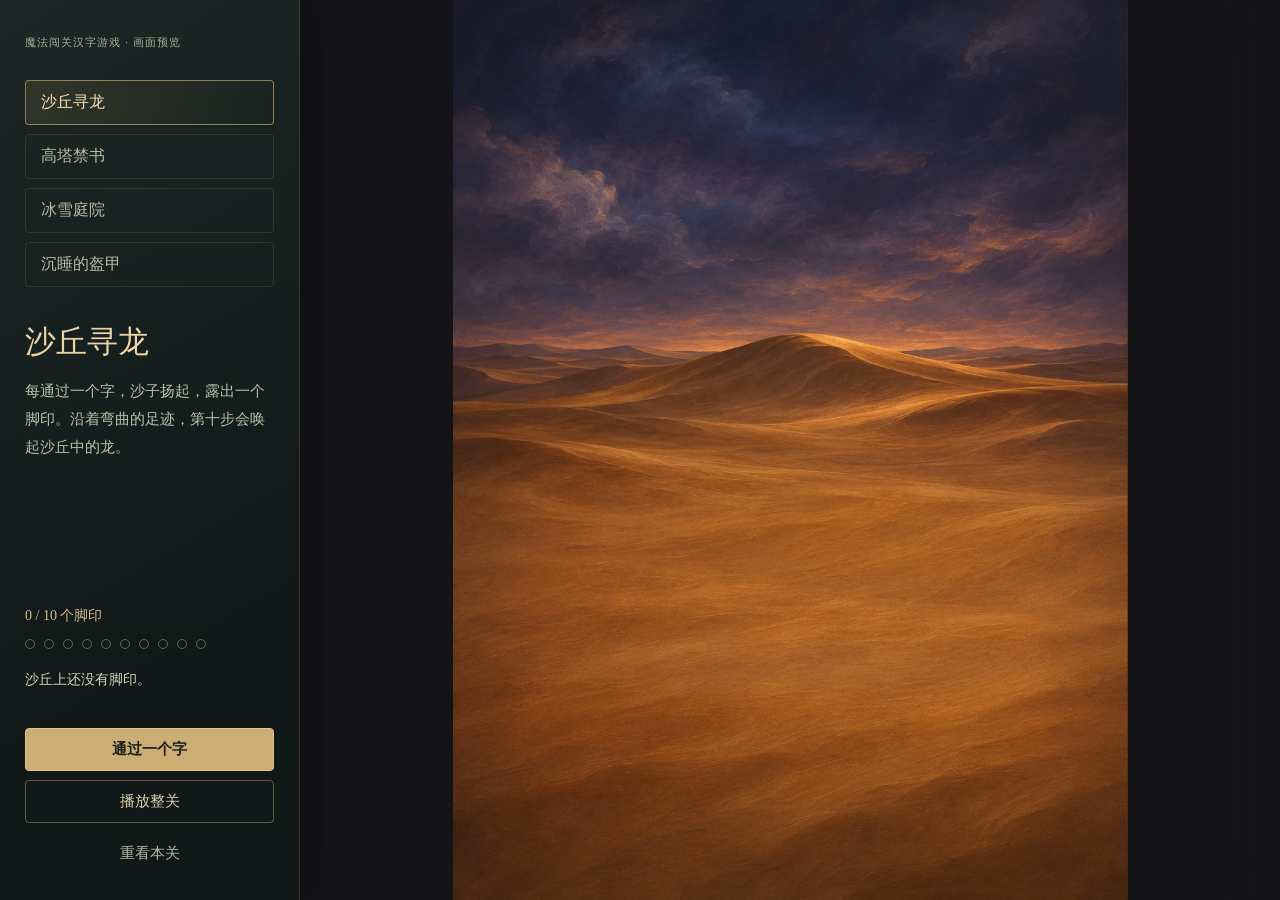
<file: magic-hanzi/new-stories-preview.html>
<!doctype html>
<html lang="zh-CN">
<head>
  <meta charset="utf-8">
  <meta name="viewport" content="width=device-width, initial-scale=1">
  <title>魔法闯关汉字游戏 · 四关画面预览</title>
  <link rel="stylesheet" href="dune-story.css">
  <link rel="stylesheet" href="library-story.css">
  <link rel="stylesheet" href="ice-armor-story.css">
  <link rel="stylesheet" href="new-stories-preview.css">
</head>
<body>
  <aside class="preview-panel" aria-label="画面预览控制">
    <p class="preview-label">魔法闯关汉字游戏 · 画面预览</p>
    <nav class="preview-scenes" aria-label="选择关卡">
      <button type="button" data-stage="dunes" aria-pressed="true">沙丘寻龙</button>
      <button type="button" data-stage="library" aria-pressed="false">高塔禁书</button>
      <button type="button" data-stage="ice" aria-pressed="false">冰雪庭院</button>
      <button type="button" data-stage="armor" aria-pressed="false">沉睡的盔甲</button>
    </nav>
    <div class="preview-story">
      <h1 id="previewTitle">沙丘寻龙</h1>
      <p id="previewDescription"></p>
    </div>
    <div class="preview-progress">
      <span id="previewCount">0 / 10 个脚印</span>
      <div id="previewBeads" aria-hidden="true"></div>
    </div>
    <p class="preview-status" id="previewStatus" role="status" aria-live="polite"></p>
    <div class="preview-actions">
      <button type="button" class="preview-primary" id="previewStep">通过一个字</button>
      <button type="button" class="preview-secondary" id="previewAuto">播放整关</button>
      <button type="button" class="preview-primary" id="previewEnding" hidden></button>
      <button type="button" class="preview-reset" id="previewReset">重看本关</button>
    </div>
  </aside>
  <script src="dune-sand.js"></script>
  <script src="dune-story.js"></script>
  <script src="library-story.js"></script>
  <script src="ice-armor-story.js"></script>
  <script src="new-stories-preview.js"></script>
</body>
</html>
</file>
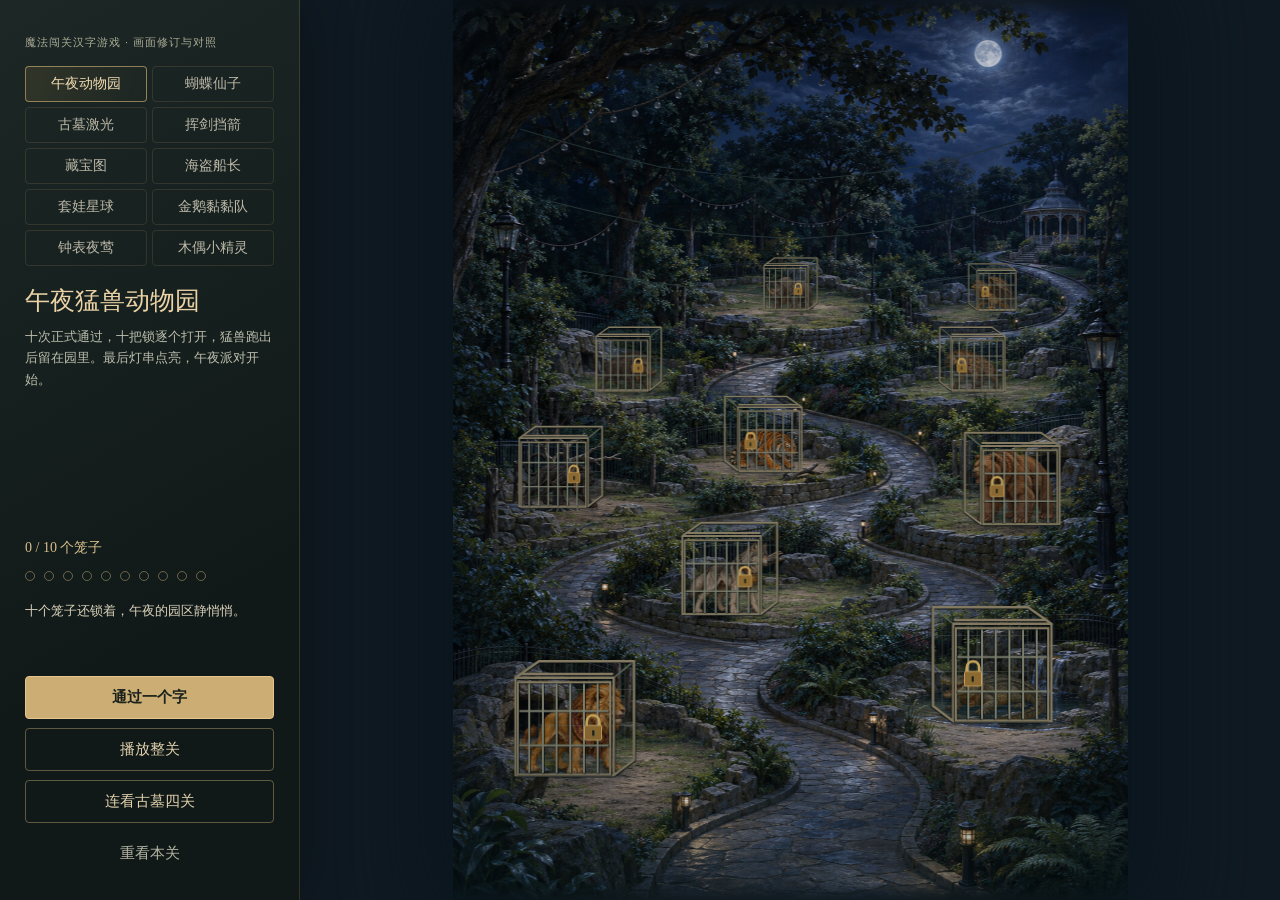
<file: magic-hanzi/night-adventures-preview.html>
<!doctype html>
<html lang="zh-CN">
<head>
<meta charset="utf-8">
<meta name="viewport" content="width=device-width, initial-scale=1">
<title>魔法闯关汉字游戏 · 关卡画面修订预览</title>
<link rel="stylesheet" href="wild-garden-story.css">
<link rel="stylesheet" href="tomb-pirate-story.css">
<link rel="stylesheet" href="seed-planet-story.css">
<link rel="stylesheet" href="goose-story.css">
<link rel="stylesheet" href="clockbird-story.css">
<link rel="stylesheet" href="elves-story.css">
<link rel="stylesheet" href="new-stories-preview.css">
<link rel="stylesheet" href="night-adventures-preview.css">
</head>
<body>
<aside class="preview-panel" aria-label="关卡画面修订预览">
<p class="preview-label">魔法闯关汉字游戏 · 画面修订与对照</p>
<nav class="preview-scenes" aria-label="选择故事">
<button type="button" data-stage="zoo" aria-pressed="true">午夜动物园</button>
<button type="button" data-stage="butterfly" aria-pressed="false">蝴蝶仙子</button>
<button type="button" data-stage="laser" aria-pressed="false">古墓激光</button>
<button type="button" data-stage="arrows" aria-pressed="false">挥剑挡箭</button>
<button type="button" data-stage="map" aria-pressed="false">藏宝图</button>
<button type="button" data-stage="pirate" aria-pressed="false">海盗船长</button>
<button type="button" data-stage="seed" aria-pressed="false">套娃星球</button>
<button type="button" data-stage="goose" aria-pressed="false">金鹅黏黏队</button>
<button type="button" data-stage="clockbird" aria-pressed="false">钟表夜莺</button>
<button type="button" data-stage="elves" aria-pressed="false">木偶小精灵</button>
</nav>
<div class="preview-story"><h1 id="previewTitle">午夜猛兽动物园</h1><p id="previewDescription"></p></div>
<div class="preview-progress"><span id="previewCount">0 / 10</span><div id="previewBeads" aria-hidden="true"></div></div>
<p class="preview-status" id="previewStatus" role="status" aria-live="polite"></p>
<div class="preview-actions">
<button type="button" class="preview-primary" id="previewStep">通过一个字</button>
<button type="button" class="preview-secondary" id="previewAuto">播放整关</button>
<button type="button" class="preview-primary" id="previewAction" hidden></button>
<button type="button" class="preview-primary" id="previewNext" hidden>前往下一关</button>
<button type="button" class="preview-secondary" id="previewChain">连看古墓四关</button>
<button type="button" class="preview-reset" id="previewReset">重看本关</button>
</div>
</aside>
<script src="game-feedback.js"></script>
<script src="wild-garden-story.js"></script>
<script src="tomb-pirate-story.js"></script>
<script src="seed-planet-story.js"></script>
<script src="goose-story.js"></script>
<script src="clockbird-story.js"></script>
<script src="elves-story.js"></script>
<script src="night-adventures-preview.js"></script>
</body>
</html>
</file>
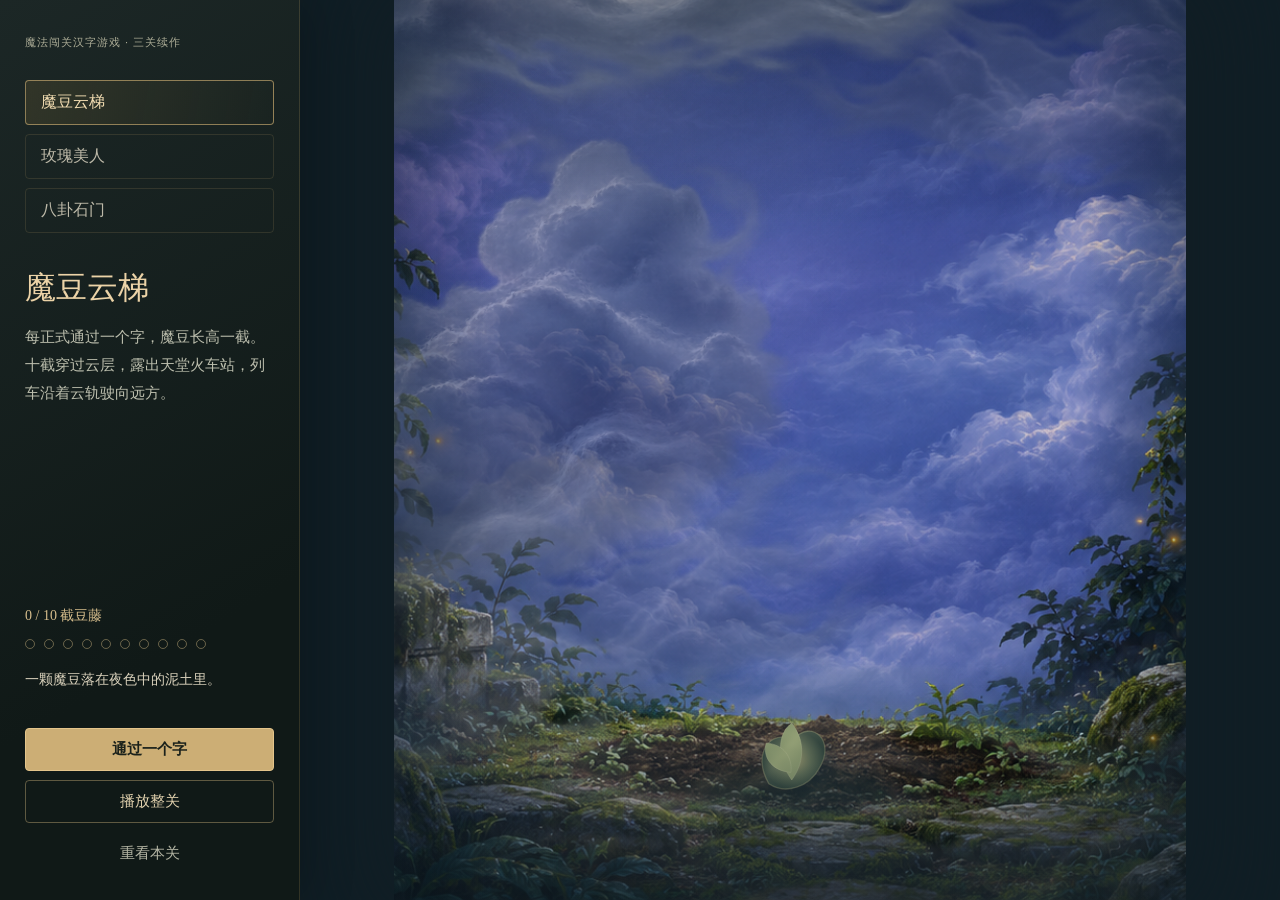
<file: magic-hanzi/three-stories-preview.html>
<!doctype html>
<html lang="zh-CN">
<head>
  <meta charset="utf-8">
  <meta name="viewport" content="width=device-width, initial-scale=1">
  <title>魔法闯关汉字游戏 · 三关续作预览</title>
  <link rel="stylesheet" href="bean-train-story.css">
  <link rel="stylesheet" href="rose-bagua-story.css">
  <link rel="stylesheet" href="new-stories-preview.css">
  <link rel="stylesheet" href="three-stories-preview.css">
</head>
<body>
  <aside class="preview-panel" aria-label="画面预览控制">
    <p class="preview-label">魔法闯关汉字游戏 · 三关续作</p>
    <nav class="preview-scenes" aria-label="选择关卡">
      <button type="button" data-stage="beans" aria-pressed="true">魔豆云梯</button>
      <button type="button" data-stage="rose" aria-pressed="false">玫瑰美人</button>
      <button type="button" data-stage="bagua" aria-pressed="false">八卦石门</button>
    </nav>
    <div class="preview-story"><h1 id="previewTitle">魔豆云梯</h1><p id="previewDescription"></p></div>
    <div class="preview-progress"><span id="previewCount">0 / 10</span><div id="previewBeads" aria-hidden="true"></div></div>
    <p class="preview-status" id="previewStatus" role="status" aria-live="polite"></p>
    <div class="preview-actions">
      <button type="button" class="preview-primary" id="previewStep">通过一个字</button>
      <button type="button" class="preview-secondary" id="previewAuto">播放整关</button>
      <button type="button" class="preview-primary" id="previewEnding" hidden>再看一次结尾</button>
      <button type="button" class="preview-reset" id="previewReset">重看本关</button>
    </div>
  </aside>
  <script src="game-feedback.js"></script>
  <script src="bean-train-story.js"></script>
  <script src="rose-bagua-story.js"></script>
  <script src="three-stories-preview.js"></script>
</body>
</html>
</file>
<file: game-feedback.css>
/* 独立的汉字练习反馈。星光层永不拦截笔尖或按钮。 */
.hg-feedback,
.hg-feedback * {
  pointer-events: none !important;
  box-sizing: border-box;
}
.hg-feedback {
  position: fixed;
  inset: 0;
  z-index: 9;
  overflow: visible;
  font-family: -apple-system, BlinkMacSystemFont, 'PingFang SC', 'Microsoft YaHei', sans-serif;
}
.hg-feedback-stage {
  position: absolute;
  inset: 0;
  overflow: visible;
}
.hg-feedback-ring {
  position: fixed;
  display: block;
  border: 2px solid rgba(255, 225, 137, .92);
  border-radius: 18px;
  box-shadow: 0 0 20px rgba(241, 203, 104, .45), inset 0 0 13px rgba(255, 229, 150, .22);
  opacity: 0;
  animation: hg-feedback-ring 540ms ease-out both;
}
.hg-feedback-ring-victory {
  border-color: #fff3b1;
  box-shadow: 0 0 28px rgba(244, 208, 112, .65), inset 0 0 18px rgba(255, 240, 180, .28);
  animation-duration: 960ms;
}
.hg-feedback-star {
  position: fixed;
  display: block;
  width: 28px;
  height: 28px;
  margin: -14px 0 0 -14px;
  font-size: 27px;
  line-height: 28px;
  text-align: center;
  text-shadow: 0 0 9px currentColor;
  opacity: 0;
  animation: hg-feedback-star var(--hg-life, 440ms) cubic-bezier(.13, .58, .3, 1) both;
}
.hg-feedback-star-small {
  font-size: 15px;
}
.hg-feedback-banner {
  position: fixed;
  left: 50%;
  width: calc(100% - 28px);
  max-width: 402px;
  display: flex;
  align-items: center;
  gap: 12px;
  padding: 16px 18px;
  border: 1px solid rgba(244, 212, 141, .85);
  border-radius: 18px;
  background: #fff7df;
  color: #49351f;
  box-shadow: 0 10px 35px rgba(26, 14, 44, .24), 0 0 22px rgba(242, 208, 122, .20);
  opacity: 0;
  transform: translateX(-50%);
}
.hg-feedback-banner[hidden] {
  display: none !important;
}
.hg-feedback-banner-visible {
  animation: hg-feedback-banner-in 200ms ease-out both;
}
.hg-feedback-banner-leaving {
  animation: hg-feedback-banner-out 180ms ease-in both;
}
.hg-feedback-character {
  display: flex;
  flex: 0 0 47px;
  width: 47px;
  height: 47px;
  align-items: center;
  justify-content: center;
  border: 1px solid #dbbd72;
  border-radius: 13px;
  background: #f3e3b4;
  color: #62431b;
  font-size: 31px;
  font-weight: 600;
  line-height: 1;
}
.hg-feedback-message {
  display: block;
  max-width: 292px;
  font-size: 19px;
  font-weight: 700;
  line-height: 1.65;
  letter-spacing: .02em;
  text-wrap: pretty;
}
.hg-feedback-announcer {
  position: absolute;
  width: 1px;
  height: 1px;
  margin: -1px;
  padding: 0;
  overflow: hidden;
  clip: rect(0, 0, 0, 0);
  clip-path: inset(50%);
  white-space: nowrap;
  border: 0;
}
@keyframes hg-feedback-star {
  0% { opacity: 0; transform: translate(0, 0) scale(.3); }
  15% { opacity: 1; }
  65% { opacity: .9; }
  100% { opacity: 0; transform: translate(var(--hg-dx, 0px), var(--hg-dy, -40px)) rotate(var(--hg-spin, 45deg)) scale(.15); }
}
@keyframes hg-feedback-ring {
  0% { opacity: 0; transform: scale(.99); }
  22% { opacity: .95; }
  100% { opacity: 0; transform: scale(1.08); }
}
@keyframes hg-feedback-banner-in {
  from { opacity: 0; transform: translate(-50%, 8px); }
  to { opacity: 1; transform: translate(-50%, 0); }
}
@keyframes hg-feedback-banner-out {
  from { opacity: 1; transform: translate(-50%, 0); }
  to { opacity: 0; transform: translate(-50%, -4px); }
}
@media (max-width: 370px) {
  .hg-feedback-banner { gap: 10px; padding: 13px; }
  .hg-feedback-character { flex-basis: 40px; width: 40px; height: 40px; font-size: 27px; }
  .hg-feedback-message { font-size: 17px; }
}
@media (prefers-reduced-motion: reduce) {
  .hg-feedback-star { display: none; }
  .hg-feedback-ring,
  .hg-feedback-ring-victory { animation: none; opacity: .75; transform: none; box-shadow: none; }
  .hg-feedback-banner-visible { animation: none; opacity: 1; transform: translateX(-50%); }
  .hg-feedback-banner-leaving { animation: none; opacity: 0; }
}
</file>
<file: mountain-journey.css>
/* Scenic decoration only. The original door leaves, writing tile, glyphs,
   controls, and learning flow keep their own dimensions and behavior. */
body.mountain-journey {
  --journey-landscape: url("assets/mountain-journey/forest-trail.webp");
  --journey-foreground-image: none;
  --journey-frame-image: url("assets/mountain-journey/gate-frame.webp");
  --journey-door-image: url("assets/mountain-journey/gate-doors.webp");
  --journey-pan-x: -0.6%;
  --door-wood: #705238;
  --door-wood-dark: #392d21;
  background: #193d32;
}
#mountainJourney {
  position: fixed;
  inset: 0;
  z-index: 0;
  overflow: hidden;
  pointer-events: none;
  user-select: none;
  -webkit-user-select: none;
  background: linear-gradient(180deg, #648c77 0%, #315d48 45%, #163c30 100%);
}
#mountainJourney > div {
  position: absolute;
  inset: -3%;
  pointer-events: none;
}
#mountainJourney .journey-background {
  background-image: var(--journey-landscape), linear-gradient(180deg, #72917c, #244d3b);
  background-position: 50% 56%;
  background-repeat: no-repeat;
  background-size: cover;
  transform: translate3d(var(--journey-pan-x), 0, 0) scale(1.03);
  transform-origin: 50% 60%;
  transition: transform 650ms ease-out, filter 400ms ease-out;
}
#mountainJourney .journey-wash {
  background: linear-gradient(180deg, rgba(9, 30, 23, .08), rgba(9, 30, 23, .12) 55%, rgba(9, 30, 23, .35));
  transition: background-color 350ms ease-out;
}
#mountainJourney .journey-foreground {
  background-image: var(--journey-foreground-image);
  background-position: 50% 100%;
  background-repeat: no-repeat;
  background-size: cover;
  opacity: .85;
  transform: scale(1.02);
  transition: opacity 350ms ease-out;
}
body.mountain-journey .stars-bg { display: none; }
body.mountain-journey .stage { z-index: 1; }
body.mountain-journey .scene {
  background: rgba(15, 42, 32, .32);
  border-color: rgba(227, 241, 204, .16);
  box-shadow: 0 15px 40px rgba(8, 26, 18, .3);
}
body.mountain-journey .scene.writing {
  background: rgba(20, 48, 37, .95);
  box-shadow: 0 15px 40px rgba(8, 26, 18, .35);
}
body.mountain-journey .topbar {
  border-radius: 14px;
  background: rgba(15, 42, 32, .24);
}
/* Frame art uses the complete 3:4 canvas. Its transparent opening occupies
   x=22..77%, y=22..92%; every inner layer shares this single aperture. */
body.mountain-journey .approach-path { display: none; }
body.mountain-journey .doorway {
  width: 300px;
  height: 400px;
  max-width: 100%;
  overflow: visible;
}
body.mountain-journey .doorframe {
  inset: 0;
  padding: 0;
  background: none;
  box-shadow: none;
  border-radius: 0;
  overflow: visible;
}
body.mountain-journey .scene-backdrop,
body.mountain-journey .doorpanel,
body.mountain-journey .doorpanel-content {
  inset: 22% 23% 8% 22%;
  border-radius: 50% 50% 3px 3px / 30% 30% 3px 3px;
}
body.mountain-journey .door-leaf-left,
body.mountain-journey .door-leaf-right { border-radius: 0; }
body.mountain-journey .doorway::after {
  content: "";
  position: absolute;
  inset: 0;
  z-index: 6;
  background-image: var(--journey-frame-image);
  background-repeat: no-repeat;
  background-position: center;
  background-size: 100% 100%;
  pointer-events: none;
}
body.mountain-journey .door-leaf {
  background-image: linear-gradient(180deg, rgba(255, 236, 173, .04), rgba(25, 19, 10, .19)),
    var(--journey-door-image), linear-gradient(180deg, var(--door-wood), var(--door-wood-dark));
  background-size: 100% 100%, 200% 100%, 100% 100%;
  background-position: center, left center, center;
  background-repeat: no-repeat;
}
body.mountain-journey .door-leaf-right { background-position: center, right center, center; }
body.journey-writing #mountainJourney .journey-background { filter: saturate(.65) brightness(.72); }
body.journey-writing #mountainJourney .journey-wash { background-color: rgba(12, 30, 23, .3); }
body.journey-writing #mountainJourney .journey-foreground { opacity: .2; }
body.journey-departing #mountainJourney .journey-background {
  animation: journeyStepForward 850ms ease-out forwards;
}
@keyframes journeyStepForward {
  from { transform: translate3d(var(--journey-pan-x), 0, 0) scale(1.03); }
  to { transform: translate3d(var(--journey-pan-x), 1.2%, 0) scale(1.13); }
}
@media (orientation: portrait) {
  #mountainJourney .journey-background { background-position: 50% 58%; }
  #mountainJourney .journey-foreground { background-position: 50% 100%; }
}
@media (max-height: 760px) {
  body.mountain-journey .doorway { width: 250px; height: 333.333px; }
}
@media (max-height: 620px), (max-width: 380px) {
  body.mountain-journey .doorway { width: 210px; height: 280px; }
}
@media (prefers-reduced-motion: reduce) {
  #mountainJourney .journey-background,
  #mountainJourney .journey-wash,
  #mountainJourney .journey-foreground { transition: none; }
  body.journey-departing #mountainJourney .journey-background { animation: none; }
  body.mountain-journey .door-leaf { transition: none; }
  body.mountain-journey .firefly,
  body.mountain-journey .doorpanel.open .door-glow-seam { animation: none; }
}
</file>
<file: magic-hanzi/goose-story.css>
.story-goose {
  position: fixed;
  z-index: 0;
  inset: 0;
  overflow: hidden;
  isolation: isolate;
  pointer-events: none;
  background: #10151f;
  --gs-camera-x: 27.5%;
}
.story-goose[hidden] { display: none !important; }
.story-goose:not([hidden]) { display: block; }
.gs-frame {
  position: absolute;
  top: 50%;
  left: 50%;
  width: min(100%, 75dvh);
  aspect-ratio: 3 / 4;
  overflow: hidden;
  transform: translate(-50%, -50%);
  box-shadow: 0 0 100px 30px #0009;
}
.gs-courtyard-world,.gs-courtyard-art,.gs-courtyard-fallback { position: absolute; inset: 0; width: 100%; height: 100%; }
.gs-courtyard-world { transform-origin: 74.5% 24%; }
.is-ending .gs-courtyard-world { animation: gs-courtyard-story 9s ease-in-out both; }
.gs-courtyard-art { object-fit: fill; user-select: none; -webkit-user-drag: none; }
.gs-courtyard-fallback { background: radial-gradient(ellipse at 72% 30%,#7c624138,transparent 30%),linear-gradient(#172333 0%,#252c38 45%,#524b43 67%,#292c31 100%); }
.gs-palace-light { position: absolute; z-index: 1; inset: 0; background: radial-gradient(ellipse at 73% 30%,#f4d58d20,transparent 24%),radial-gradient(ellipse at 42% 68%,#e7bc7010,transparent 48%); mix-blend-mode: screen; }
.gs-frame img { user-select: none; -webkit-user-drag: none; }
.gs-frame img[hidden] { display: none !important; }
.gs-princess { position: absolute; z-index: 4; left: 74.5%; top: 17.6%; width: 18.5%; aspect-ratio: 3 / 4; transform: translateX(-50%); transform-origin: 50% 87%; }
.gs-balcony-front { position: absolute; z-index: 5; inset: 0; clip-path: polygon(50.2% 27.8%,97.8% 27.3%,99% 37.7%,50.2% 38.4%); }
.gs-balcony-front img { position: absolute; inset: 0; width: 100%; height: 100%; object-fit: fill; }
.gs-princess-crop { position: absolute; inset: 0; overflow: hidden; }
.gs-princess-crop img { position: absolute; top: 0; left: 0; width: 200%; height: 100%; max-width: none; }
.gs-princess-laugh { opacity: 0; transition: opacity .24s ease; }
.gs-princess-laugh img { left: -100%; }
.gs-princess-calm { opacity: 1; transition: opacity .24s ease; }
.is-laughing .gs-princess-calm { opacity: 0; }
.is-laughing .gs-princess-laugh { opacity: 1; }
.is-ending.is-laughing .gs-princess { animation: gs-princess-laugh 1.4s ease-in-out 2; }
.gs-laugh-ring { position: absolute; left: 35%; top: 19%; width: 39%; height: 29%; border: 1px solid #f7d590b3; border-radius: 50%; opacity: 0; }
.is-ending.is-laughing .gs-laugh-ring { animation: gs-laughter-air 1.1s ease-out 2; }
.is-ending.is-laughing .gs-laugh-ring:last-child { animation-delay: .38s; }
.gs-queue-world { position: absolute; z-index: 6; inset: 0; transform: translateX(var(--gs-camera-x)); transition: transform .85s cubic-bezier(.2,.75,.25,1); }
.gs-goose { position: absolute; z-index: 32; left: 10.7%; top: 81.8%; width: 16.5%; aspect-ratio: 3 / 2; transform: translate(-50%,-100%); }
.gs-goose-motion { position: absolute; inset: 0; transform-origin: 48% 92%; }
.gs-goose-motion > img { position: absolute; inset: 0; width: 100%; height: 100%; object-fit: contain; filter: drop-shadow(0 0 5px #c9a74c30) drop-shadow(0 3px 2px #070a0bb0); }
.gs-goose-shadow,.gs-person-shadow { position: absolute; z-index: -1; left: 27%; top: 92%; width: 52%; height: 6%; background: radial-gradient(ellipse,#101015c2,transparent 70%); filter: blur(2px); }
.gs-goose-shadow { left: 13%; top: 91%; width: 76%; height: 11%; }
.gs-follower { position: absolute; width: var(--gs-person-size); aspect-ratio: 1; transform: translate(-50%,-100%); }
.gs-follower[hidden] { display: none !important; }
.gs-follower-motion,.gs-follower-lean { position: absolute; inset: 0; transform-origin: 58% 92%; }
.gs-follower-lean { transform: rotate(var(--gs-lean)); }
.gs-person-sprite { position: absolute; inset: 0; overflow: hidden; filter: drop-shadow(0 2px 1px #080c0d99); }
.gs-person-art { position: absolute; width: 300%; height: 200%; max-width: none; }
.gs-sticky-flash { position: absolute; left: 15%; top: 46%; width: 4%; aspect-ratio: 1; border-radius: 50%; opacity: .45; background: #f5d77d; box-shadow: 0 0 4px #edc96ab0; transform: scale(.5); }
.is-joining .gs-follower-motion { animation: gs-person-join 1.3s cubic-bezier(.16,.65,.25,1) both; }
.is-joining .gs-sticky-flash { animation: gs-sticky-catch .52s ease-out .98s both; }
.is-procession .gs-queue-world { animation: gs-procession-drift 4.6s ease-in-out both; }
.is-procession .gs-follower-motion { animation: gs-linked-step .68s ease-in-out var(--gs-step-delay) infinite; }
.is-procession .gs-follower-lean { animation: gs-linked-sway 1.06s ease-in-out var(--gs-step-delay) infinite alternate; }
.is-procession .gs-goose-motion { animation: gs-goose-waddle .55s ease-in-out infinite; }
.is-released .gs-queue-world { transform: translateX(-4%); }
.is-released .gs-sticky-flash { opacity: 0; transition: opacity .15s ease; }
.is-ending.is-released .gs-follower-motion { animation: gs-gentle-release .95s cubic-bezier(.2,.7,.3,1) var(--gs-stagger) both; }
.is-released .gs-follower-lean { transform: rotate(0); transition: transform .5s ease; }
.is-finished .gs-follower-motion { transform: translate(var(--gs-release-x),var(--gs-release-y)); }
.is-finished .gs-goose-motion { transform: rotate(-5deg); }
.is-goose-cheering .gs-goose-motion { animation: gs-goose-cheer 1.1s ease-in-out both; }
.gs-goose-sparks { position: absolute; inset: -15% -7% -5%; }
.gs-goose-sparks i { position: absolute; left: var(--gs-spark-x); top: var(--gs-spark-y); width: 3px; height: 3px; border-radius: 50%; background: #f2d58a; box-shadow: 0 0 5px #f1c765; opacity: 0; }
.is-goose-cheering .gs-goose-sparks i { animation: gs-goose-spark .6s ease-out var(--gs-spark-delay) both; }
.gs-near-haze { position: absolute; z-index: 45; inset: 90% 0 -8%; background: linear-gradient(transparent,#10202c59); filter: blur(6px); }
.gs-frame-shade { position: absolute; z-index: 50; inset: 0; background: linear-gradient(#070d1848,transparent 26% 78%,#0b142270),linear-gradient(90deg,#11182633,transparent 14% 87%,#11182633); }
/* The balcony, door, rail and princess share one camera transform. */
@keyframes gs-courtyard-story {
  0%,35% { transform: none; }
  50%,60% { transform: translate(-24.5%,16%) scale(2.4); }
  66.667%,100% { transform: none; }
}
@keyframes gs-person-join {
  0% { transform: translate(var(--gs-arrive-x),-8%) rotate(6deg); opacity: 0; }
  9% { opacity: 1; }
  62% { transform: translate(12%,-4%) rotate(-6deg); }
  83% { transform: translate(-5%,1%) rotate(4deg); }
  100% { transform: translate(0,0) rotate(0); opacity: 1; }
}
@keyframes gs-sticky-catch { 0% { opacity: 0; transform: scale(.2); } 35% { opacity: 1; transform: scale(2); } 100% { opacity: .45; transform: scale(.5); } }
@keyframes gs-procession-drift { 0% { transform: translateX(0); } 38% { transform: translateX(-1.8%); } 75% { transform: translateX(-3.2%); } 100% { transform: translateX(-4%); } }
@keyframes gs-linked-step { 0%,100% { transform: translateY(0); } 25% { transform: translate(-1%,-2.5%); } 50% { transform: translateY(0); } 75% { transform: translate(1%,-2%); } }
@keyframes gs-linked-sway { from { transform: rotate(calc(var(--gs-lean) - 4deg)); } to { transform: rotate(calc(var(--gs-lean) + 4deg)); } }
@keyframes gs-goose-waddle { 0%,100% { transform: rotate(-3deg); } 50% { transform: translateY(-4%) rotate(4deg); } }
@keyframes gs-princess-laugh { 0%,100% { transform: translateX(-50%) rotate(0); } 25% { transform: translate(-50%,-1%) rotate(-1deg); } 50% { transform: translate(-50%,.6%) rotate(.8deg); } 75% { transform: translate(-50%,-.5%) rotate(-.5deg); } }
@keyframes gs-laughter-air { from { opacity: .65; transform: scale(.65); } to { opacity: 0; transform: translate(12%,-16%) scale(1.5); } }
@keyframes gs-gentle-release { 0% { transform: none; } 28% { transform: translate(calc(var(--gs-release-x) * .4),-9%) rotate(-5deg); } 55% { transform: translate(var(--gs-release-x),calc(var(--gs-release-y) + 2%)) rotate(3deg); } 78% { transform: translate(var(--gs-release-x),calc(var(--gs-release-y) - 4%)) rotate(-1deg); } 100% { transform: translate(var(--gs-release-x),var(--gs-release-y)); } }
@keyframes gs-goose-cheer { 0% { transform: none; } 22% { transform: translateY(-12%) rotate(-8deg); } 45% { transform: translateY(0) rotate(5deg); } 68% { transform: translateY(-7%) rotate(-6deg); } 100% { transform: rotate(-5deg); } }
@keyframes gs-goose-spark { 0% { transform: scale(.3); opacity: 0; } 25% { opacity: .9; } 100% { transform: translate(15%,-180%) scale(.1); opacity: 0; } }
.story-goose.is-suspended *, .story-goose.is-instant * { animation: none !important; transition: none !important; }
@media (prefers-reduced-motion: reduce) {
  .story-goose *, .story-goose *::before, .story-goose *::after { animation: none !important; transition: none !important; }
}
</file>
<file: magic-hanzi/clockbird-story.css>
.story-clockbird {
  position: fixed;
  inset: 0;
  z-index: 0;
  isolation: isolate;
  overflow: hidden;
  pointer-events: none;
  background: #111a22;
}
.story-clockbird[hidden] { display: none !important; }
.story-clockbird:not([hidden]) { display: block; }
.story-clockbird *, .story-clockbird *::before, .story-clockbird *::after { pointer-events: none; }
.clockbird-frame {
  position: absolute;
  inset: 0;
  width: min(100%, 94dvh, 1100px);
  margin-inline: auto;
  overflow: hidden;
  background: #171b20;
  box-shadow: 0 0 100px 40px #10171e;
}
.clockbird-ambience {
  position: absolute;
  inset: -5%;
  background: var(--clockbird-workshop) center / cover no-repeat;
  filter: blur(36px) brightness(.5);
  opacity: .8;
}
.clockbird-world-position {
  position: absolute;
  left: 50%;
  top: 50%;
  width: min(100%, 75dvh);
  aspect-ratio: 3 / 4;
  transform: translate(-50%, -50%);
}
.clockbird-world { position: absolute; inset: 0; transform-origin: 82% 35%; }
.clockbird-workshop-art {
  position: absolute;
  inset: 0;
  background: var(--clockbird-workshop) center / 100% 100% no-repeat,
    linear-gradient(135deg, #172132, #302a20 55%, #171c22);
  -webkit-mask-image: linear-gradient(transparent, #000 2% 98%, transparent);
  mask-image: linear-gradient(transparent, #000 2% 98%, transparent);
}
.clockbird-window-dawn {
  position: absolute;
  z-index: 1;
  inset: 0;
  clip-path: polygon(58% 18%, 60% 14%, 66% 10%, 74% 7%, 81% 7%, 88% 11%, 92.5% 18%, 92.5% 46%, 58% 46%);
  background: linear-gradient(125deg, transparent 38%, #efc6773b 71%, #ffeacaa6);
  opacity: .08;
}
.clockbird-window-dawn i {
  position: absolute;
  inset: 0;
  background: radial-gradient(ellipse at 82% 36%, #fff0c3, #f4cd8142 13%, transparent 35%);
}
.clockbird-shared-defs { position: absolute; overflow: hidden; }
.clockbird-flock-window { position: absolute; z-index: 3; inset: 0; clip-path: polygon(58% 18%, 60% 14%, 66% 10%, 74% 7%, 81% 7%, 88% 11%, 92.5% 18%, 92.5% 46%, 58% 46%); }
.clockbird-wild-bird { position: absolute; aspect-ratio: 3 / 2; opacity: 0; transform-origin: center; filter: drop-shadow(0 1px 1px #0e141655); }
.clockbird-wild-sprite { display: block; width: 100%; height: 100%; overflow: visible; }
.clockbird-wild-far-wing, .clockbird-wild-near-wing { transform-box: view-box; transform-origin: 60% 53%; animation: clockbird-wild-far-flap .7s var(--wild-delay) ease-in-out infinite; }
.clockbird-wild-near-wing { animation-name: clockbird-wild-near-flap; transform-origin: 47% 42%; }
@keyframes clockbird-wild-far-flap { 0%, 100% { transform: rotate(-9deg) scaleY(.77); } 50% { transform: rotate(17deg) scaleY(1); } }
@keyframes clockbird-wild-near-flap { 0%, 100% { transform: rotate(18deg) scaleY(.58); } 50% { transform: rotate(-15deg) scaleY(1); } }
.clockbird-table-shadow { position: absolute; z-index: 2; left: 46%; top: 65%; width: 34%; height: 2.8%; transform: translateX(-50%); background: radial-gradient(ellipse, #080b0bc9, transparent 72%); filter: blur(5px); }
.clockbird-machine { position: absolute; z-index: 4; left: 46%; top: 50.5%; width: 68%; aspect-ratio: 3 / 2; transform: translate(-50%, -50%); transform-origin: center; filter: drop-shadow(0 7px 5px #090b0b80); }
.clockbird-machine-sprite { display: block; width: 100%; height: 100%; overflow: visible; }
.clockbird-part { opacity: 0; visibility: hidden; }
.clockbird-part.is-installed { opacity: 1; visibility: visible; }
.clockbird-install-motion { transform-box: view-box; transform-origin: 50% 57%; }
.clockbird-part.is-arriving .clockbird-install-motion { animation: clockbird-install .9s cubic-bezier(.15, .67, .23, 1) both; }
@keyframes clockbird-install {
  0% { opacity: 0; transform: translate(var(--part-x), var(--part-y)) rotate(var(--part-turn)) scale(.5); }
  21% { opacity: 1; }
  79% { transform: translate(0, -5px) rotate(-1deg) scale(1.015); }
  100% { opacity: 1; transform: translate(0) rotate(0) scale(1); }
}
.clockbird-frame-cavity { opacity: .82; }
.clockbird-frame-rim { fill: none; stroke-width: 9; opacity: .5; }
.clockbird-frame-rib { fill: none; stroke: #9a783a99; stroke-width: 6; }
.clockbird-leg { fill: none; stroke: #92713c; stroke-width: 9; stroke-linecap: round; stroke-linejoin: round; opacity: .9; }
.clockbird-frame-rivet { fill: #d7ba74; stroke: #5a391f; stroke-width: 2; }
.clockbird-armored .clockbird-frame-rim, .clockbird-armored .clockbird-frame-rib, .clockbird-armored .clockbird-frame-rivet, .clockbird-armored .clockbird-leg, .clockbird-armored .clockbird-carrier-art { opacity: 0; }
.clockbird-spring-drum { fill: #1b2422; stroke: #b38d4b; stroke-width: 7; }
.clockbird-spring { fill: none; stroke: #e0b86d; stroke-width: 4; stroke-linecap: round; }
.clockbird-spring-pin { stroke: #806035; stroke-width: 5; }
.clockbird-gear-rim { stroke: #68441f; stroke-width: 2; }
.clockbird-gear-well { fill: #112021; stroke: #e4c989b5; stroke-width: 3; }
.clockbird-gear-spoke { fill: none; stroke: #bc9655; stroke-width: 10; stroke-linecap: round; }
.clockbird-pin { fill: #243235; stroke: #684b2c; stroke-width: 2; }
.clockbird-link-arm { fill: none; stroke: #e2c58a; stroke-width: 8; stroke-linecap: round; opacity: .6; }
.clockbird-running .clockbird-rotor { animation: clockbird-gear-turn var(--gear-period, 7s) linear infinite; transform-origin: 0 0; }
.clockbird-running .clockbird-rotor-reverse { animation-direction: reverse; }
@keyframes clockbird-gear-turn { to { transform: rotate(360deg); } }
.clockbird-running .clockbird-spring-group { animation: clockbird-spring-wind 2s ease-in-out infinite alternate; }
@keyframes clockbird-spring-wind { to { filter: brightness(1.17); } }
.clockbird-pipe { stroke: #725226; stroke-width: 2; }
.clockbird-pipe-mouth { fill: #0c1719; stroke: #e1bf77; stroke-width: 2; }
.clockbird-pipe-ring { stroke: #f1d69e; stroke-width: 3; }
.clockbird-air-link { fill: none; stroke: #96713b; stroke-width: 12; stroke-linecap: round; }
.clockbird-singing .clockbird-resonator { animation: clockbird-resonance .33s calc(var(--pipe-i) * -.09s) ease-in-out infinite alternate; }
@keyframes clockbird-resonance { to { filter: brightness(1.8) drop-shadow(0 0 8px #efd29966); } }
.clockbird-metal-far-wing, .clockbird-metal-near-wing { transform-box: view-box; transform-origin: 64% 26.5%; }
.clockbird-metal-near-wing { transform-origin: 54.5% 58.5%; }
.clockbird-flapping .clockbird-metal-far-wing { animation: clockbird-metal-far-flap .84s ease-in-out infinite; }
.clockbird-flapping .clockbird-metal-near-wing { animation: clockbird-metal-near-flap .84s ease-in-out infinite; }
@keyframes clockbird-metal-far-flap { 0%, 100% { transform: rotate(-5deg) scaleY(.92); } 50% { transform: rotate(8deg) scaleY(1.01); } }
@keyframes clockbird-metal-near-flap { 0%, 100% { transform: rotate(8deg) scaleY(.9); } 50% { transform: rotate(-7deg) scaleY(1.03); } }
.clockbird-head-hinge { transform-box: view-box; transform-origin: 77.5% 30%; }
.clockbird-singing .clockbird-head-hinge { animation: clockbird-sing-head .66s ease-in-out infinite alternate; }
@keyframes clockbird-sing-head { to { transform: rotate(-3deg); } }
.clockbird-song-lines { position: absolute; z-index: 5; inset: 0; width: 100%; height: 100%; opacity: 0; overflow: visible; }
.clockbird-song-lines path { fill: none; stroke: #efd296; stroke-width: 1.8; stroke-linecap: round; stroke-dasharray: 5 12; filter: drop-shadow(0 0 4px #e8c96f88); }
.clockbird-singing .clockbird-song-lines { animation: clockbird-song-rise 2.1s ease-in-out infinite; }
@keyframes clockbird-song-rise { 0% { opacity: 0; transform: translate(0); } 28% { opacity: .7; } 100% { opacity: 0; transform: translate(2%, -1.5%); } }
.clockbird-dust { position: absolute; z-index: 1; inset: 0; opacity: .4; }
.clockbird-dust i { position: absolute; left: var(--dust-x); top: 33%; width: 2px; height: 2px; border-radius: 50%; background: #ecd8a6; box-shadow: 0 0 5px #ddbd6b66; animation: clockbird-dust-rise 11s calc(var(--dust-i) * -1.4s) linear infinite; }
@keyframes clockbird-dust-rise { 0% { opacity: 0; transform: translate(0, 22dvh); } 20% { opacity: .8; } 100% { opacity: 0; transform: translate(12px, -12dvh); } }
.clockbird-frame-shade { position: absolute; z-index: 10; inset: 0; background: linear-gradient(#080e1742, transparent 25% 76%, #090e186e), linear-gradient(90deg, #080e1745, transparent 12% 88%, #080e1745); }
.clockbird-finished *, .clockbird-still *, .story-clockbird[hidden] * { animation-play-state: paused !important; }
.clockbird-finished .clockbird-song-lines { opacity: 0; }
@media (prefers-reduced-motion: reduce) {
  .story-clockbird *, .story-clockbird *::before, .story-clockbird *::after { animation: none !important; transition: none !important; }
  .clockbird-part.is-installed { opacity: 1; }
}
</file>
<file: magic-hanzi/elves-story.css>
.story-elves {
  position: fixed;
  z-index: 0;
  inset: 0;
  display: block;
  overflow: hidden;
  isolation: isolate;
  pointer-events: none;
  background: #101318;
}
.story-elves[hidden] { display: none !important; }
.elves-frame {
  position: absolute;
  top: 50%;left: 50%;
  width: min(100%,75dvh);
  aspect-ratio: 3 / 4;
  overflow: hidden;
  transform: translate(-50%,-50%);
  box-shadow: 0 0 100px 28px #0009;
}
.el-world,.el-full-art,.el-room-fallback,.el-actor,.el-still-figure,.el-base-fallback,.el-dress-fallback { position: absolute; inset: 0; width: 100%; height: 100%; }
.el-full-art { display: block; object-fit: fill; user-select: none; -webkit-user-drag: none; }
.el-full-art[hidden] { display: none; }
.el-room-fallback { background: radial-gradient(ellipse at 78% 27%,#738d9b50,transparent 37%),linear-gradient(125deg,#1d252c,#302720 62%,#13191f); }
.el-room-fallback::before { content: '';position: absolute;inset: 13% 8% 43% 57%;border: 8px double #a28d663d;background: radial-gradient(circle at 69% 23%,#d6e2dba8 0 5%,transparent 6%),linear-gradient(115deg,#1b3647,#415d67);box-shadow: inset 0 0 20px #0a1426; }
.el-room-fallback::after { content: '';position: absolute;inset: 63% -3% -4%;background: repeating-linear-gradient(1deg,#3c3023 0 3px,#55422d 4px 7px,#443524 8px 29px);transform: perspective(450px) rotateX(13deg);border-top: 2px solid #b2906059;box-shadow: 0 -8px 22px #070a10a3; }
.el-frame-shade { position: absolute;z-index: 20;inset: 0;background: linear-gradient(#06101b70,transparent 28% 81%,#0610189c); }
.el-actor { z-index: 4;transform-origin: 50% 87%; }
.el-still-figure { transform: translateY(-4%) scale(.8);transform-origin: 50% 87%; }
.el-actor-left { transform-origin: 34% 87%; }
.el-actor-right { transform-origin: 66% 87%; }
/* Figures, hair, eyes, and previously placed clothes have no idle animation. */
.el-actor,.el-still-figure,.el-base-art,.el-base-fallback,.el-awake-art { animation: none; }
.el-base-art { opacity: 0; }
.story-elves.has-base-art .el-base-art { opacity: 1; }
.story-elves.has-base-art .el-base-fallback { display: none; }
.el-garment { position: absolute;inset: 0;z-index: 2;opacity: 0;visibility: hidden;clip-path: var(--el-piece-mask);transform-origin: var(--el-piece-origin); }
.el-garment.is-worn { opacity: 1;visibility: visible; }
.el-garment.is-arriving { animation: el-garment-arrives .95s cubic-bezier(.22,.74,.25,1) both; }
.el-clothing-art { opacity: 0; }
.story-elves.has-clothing-art .el-clothing-art { opacity: 1; }
.story-elves.has-clothing-art .el-dress-fallback { display: none; }
.el-awake-art { z-index: 3;opacity: 0; }
.story-elves.is-ending .el-awake-art { transition: opacity .95s ease; }
.story-elves.has-awake-art.is-awake .el-awake-art { opacity: 1; }
.el-table-shadows { position: absolute;inset: 0;z-index: 2; }
.el-table-shadows i { position: absolute;top: 85.8%;width: 13%;height: 2.3%;border-radius: 50%;background: radial-gradient(ellipse,#0b0d12bf,transparent 70%);filter: blur(2px);transform: translateX(-50%); }
.el-shadow-left { left: 34%; }.el-shadow-right { left: 66%; }
.story-elves.is-sneaking .el-table-shadows { opacity: 0;transition: opacity .4s ease; }
.el-awakening-light { position: absolute;z-index: 5;inset: 29% 15% 15%;opacity: 0;background: radial-gradient(ellipse,#ccbd7b0f,transparent 68%);mix-blend-mode: screen; }
.story-elves.is-awake .el-awakening-light { animation: el-awakening-light 1.6s ease-out both; }
.story-elves.is-awake:not(.is-sneaking) .el-actor-left { animation: el-wake-left 1.6s ease-in-out both; }
.story-elves.is-awake:not(.is-sneaking) .el-actor-right { animation: el-wake-right 1.6s ease-in-out both; }
.story-elves.is-sneaking .el-still-figure { opacity: 0;transition: opacity .18s ease; }
.el-runner { position: absolute;z-index: 7;bottom: 13%;height: 63%;aspect-ratio: var(--el-step-aspect,2 / 3);opacity: 0;transform: translateX(-50%);transform-origin: 50% 100%; }
.el-runner-left { left: 34%;height: 50%; }
.el-runner-right { left: 66%;height: 50%; }
.el-step-pose { position: absolute;inset: 0;background: var(--el-atlas-image) var(--el-step-x) var(--el-step-y) / var(--el-step-size) no-repeat;transform: translateY(var(--el-foot-offset,0%)); }
.el-walk-shadow { position: absolute;z-index: 0;left: 12%;bottom: -.7%;width: 76%;height: 2.7%;border-radius: 50%;background: radial-gradient(ellipse,#101015a8,transparent 70%);filter: blur(2px); }
.el-step-pose { z-index: 1; }
.el-run-fallback { position: absolute;inset: 0;width: 100%;height: 100%; }
.story-elves.has-sneak-art .el-run-fallback { display: none; }
.el-step-a { --el-atlas-col: 0%; }.el-step-b { --el-atlas-col: 100%;opacity: 0; }
.story-elves.is-sneaking .el-runner { opacity: 1; }
.story-elves.is-sneaking .el-step-a { animation: el-step-a .54s steps(1,end) infinite; }
.story-elves.is-sneaking .el-step-b { animation: el-step-b .54s steps(1,end) infinite; }
.story-elves.is-sneaking .el-runner-right { animation: el-sneak-right 5.4s linear both; }
.story-elves.is-sneaking .el-runner-left { animation: el-sneak-left 5.7s linear .4s both; }
.story-elves.is-sneaking .el-runner-left .el-step-pose { animation-delay: .4s; }
.story-elves.is-finished .el-actor,.story-elves.is-finished .el-runner { opacity: 0;visibility: hidden;animation: none; }
.story-elves.is-finished .el-step-pose { animation: none; }
.story-elves.is-rewinding * { animation: none !important;transition: none !important; }
@keyframes el-garment-arrives { from { opacity: 0;transform: translate(var(--el-flight-x),-13%) rotate(var(--el-flight-turn)) scale(.66); } 25% { opacity: 1; } 78% { transform: translate(0,-.6%) rotate(-1deg) scale(1.015); } to { opacity: 1;transform: none; } }
@keyframes el-wake-left { 0%,100% { transform: none; } 35% { transform: translateY(-.35%) rotate(-.7deg); } 68% { transform: rotate(.6deg); } }
@keyframes el-wake-right { 0%,100% { transform: none; } 40% { transform: translateY(-.4%) rotate(.7deg); } 72% { transform: rotate(-.7deg); } }
@keyframes el-awakening-light { 0% { opacity: 0; } 50% { opacity: .8; } 100% { opacity: 0; } }
@keyframes el-step-a { 0%,49% { opacity: 1; } 50%,100% { opacity: 0; } }
@keyframes el-step-b { 0%,49% { opacity: 0; } 50%,100% { opacity: 1; } }
@keyframes el-sneak-right {
  0% { left: 66%;bottom: 13%;transform: translateX(-50%) scale(1);opacity: 1; }
  32% { left: 75%;bottom: 30%;transform: translateX(-50%) scale(.66);opacity: 1; }
  66% { left: 84%;bottom: 46%;transform: translateX(-50%) scale(.34);opacity: 1; }
  85% { left: 90%;bottom: 56%;transform: translateX(-50%) scale(.14);opacity: 1; }
  94% { left: 94%;bottom: 59.8%;transform: translateX(-50%) scale(.10);opacity: .9; }
  100% { left: 98%;bottom: 60.2%;transform: translateX(-50%) scale(.09);opacity: 0; }
}
@keyframes el-sneak-left {
  0% { left: 34%;bottom: 13%;transform: translateX(-50%) scale(1);opacity: 1; }
  35% { left: 56%;bottom: 27%;transform: translateX(-50%) scale(.72);opacity: 1; }
  68% { left: 76%;bottom: 44%;transform: translateX(-50%) scale(.38);opacity: 1; }
  88% { left: 88%;bottom: 56%;transform: translateX(-50%) scale(.14);opacity: 1; }
  97% { left: 94%;bottom: 59.8%;transform: translateX(-50%) scale(.10);opacity: .9; }
  100% { left: 98%;bottom: 60.2%;transform: translateX(-50%) scale(.09);opacity: 0; }
}
@media (prefers-reduced-motion: reduce) {
  .story-elves *, .story-elves *::before,.story-elves *::after { animation: none !important;transition: none !important; }
}
</file>
<file: magic-hanzi/new-stories-preview.css>
:root {
  color-scheme: dark;
  --preview-panel: 300px;
  --preview-bottom: 0px;
  --preview-height: 100dvh;
  --preview-gold: #d8b77b;
  --preview-ink: #eee1c8;
}
* { box-sizing: border-box; }
body {
  margin: 0;
  overflow: hidden;
  background: #101414;
  color: var(--preview-ink);
  font-family: 'Songti SC', 'STSong', serif;
}
button { font: inherit; cursor: pointer; -webkit-tap-highlight-color: transparent; }
button:focus-visible { outline: 2px solid #f8d99b; outline-offset: 4px; }
button:disabled { cursor: default; opacity: .45; }
[hidden] { display: none !important; }
.preview-panel {
  position: fixed;
  z-index: 20;
  inset: 0 auto 0 0;
  width: var(--preview-panel);
  padding: 35px 25px 25px;
  display: flex;
  flex-direction: column;
  background: linear-gradient(150deg,#1c2726,#101917 70%);
  border-right: 1px solid #be9e5f32;
  box-shadow: 8px 0 45px #0003;
  overflow-y: auto;
}
.preview-label {
  margin: 0 0 30px;
  font-family: -apple-system, BlinkMacSystemFont, sans-serif;
  font-size: 11px;
  color: #acac96;
  letter-spacing: .09em;
}
.preview-scenes { display: grid; gap: 9px; }
.preview-scenes button {
  padding: 11px 15px;
  min-height: 43px;
  text-align: left;
  border: 1px solid #b79b632b;
  border-radius: 4px;
  background: transparent;
  color: #bdb9a8;
  font-size: 16px;
  transition: color .2s, border-color .2s, background .2s;
}
.preview-scenes button:hover { background: #cab0710b; color: #f4e6c7; }
.preview-scenes [aria-pressed="true"] {
  color: #f3ddb2;
  border-color: #d9b87999;
  background: linear-gradient(100deg,#b6934426,#b6934404);
}
.preview-story { margin-top: 34px; }
.preview-story h1 { margin: 0 0 15px; color: #ecd3a7; font-size: 31px; font-weight: 500; }
.preview-story p { color: #bdbfae; margin: 0; font-size: 15px; line-height: 1.85; }
.preview-progress { margin-top: auto; padding-top: 30px; color: #d6bd8c; font-size: 14px; }
#previewBeads { display: flex; gap: 9px; margin-top: 14px; }
#previewBeads i {
  width: 10px;
  height: 10px;
  border: 1px solid #cbb48077;
  border-radius: 50%;
  transition: background .25s, box-shadow .25s;
}
#previewBeads .is-lit { background: #c3a16c; box-shadow: 0 0 9px #e9c77b3b; }
.preview-status { min-height: 46px; margin: 19px 0 14px; color: #dad2bc; font-size: 14px; line-height: 1.65; }
.preview-actions { display: grid; grid-template-columns: 1fr; gap: 9px; }
.preview-actions button { min-height: 43px; border-radius: 4px; padding: 10px 7px; font-size: 15px; }
.preview-primary { background: #ccae75; color: #1a211b; border: 1px solid #e4c58b; font-weight: 600; }
.preview-primary:hover { background: #e4c389; }
.preview-secondary { background: transparent; color: #e2d2ae; border: 1px solid #b9a37377; }
.preview-reset { color: #b4b5a4; background: none; border: 0; }
:is(.story-dune,.story-library,.story-ice,.story-armor) {
  left: var(--preview-panel);
  bottom: var(--preview-bottom);
}
:is(.dune-frame,.library-frame) { width: min(100%,calc(var(--preview-height) * .75)); }
:is(.dune-world,.library-world) { width: max(100%,calc(var(--preview-height) * .75)); }
.ia-frame { width: min(100%,calc(var(--preview-height) * .75)); }
@media (max-width: 720px) {
  :root {
    --preview-panel: 0px;
    --preview-bottom: 226px;
    --preview-height: calc(100dvh - 226px);
  }
  .preview-panel {
    inset: auto 0 0;
    width: 100%;
    height: 226px;
    padding: 12px 16px;
    border: 0;
    border-top: 1px solid #be9e5f42;
    display: grid;
    grid-template-columns: 1fr 1fr;
    gap: 8px 14px;
    align-content: start;
    overflow: auto;
  }
  .preview-label,.preview-story { display: none; }
  .preview-scenes { grid-column: 1 / -1; grid-template-columns: repeat(4,1fr); gap: 5px; }
  .preview-scenes button { text-align: center; padding: 8px 1px; font-size: 13px; min-height: 35px; }
  .preview-progress { margin: 0; padding: 8px 0 0; font-size: 13px; }
  #previewBeads { gap: 6px; margin-top: 9px; }
  #previewBeads i { width: 8px; height: 8px; }
  .preview-status { min-height: 42px; margin: 4px 0; font-size: 12px; }
  .preview-actions { grid-column: 1 / -1; grid-template-columns: 1fr 1fr; gap: 7px; }
  .preview-actions button { min-height: 37px; padding: 6px; font-size: 14px; }
  .preview-reset { grid-column: 1 / -1; }
}
@media (prefers-reduced-motion: reduce) {
  *,*::before,*::after { scroll-behavior: auto !important; }
}
</file>
<file: magic-hanzi/fairytale-stories-preview.css>
:is(.story-goose,.story-clockbird,.story-elves) { left:var(--preview-panel);bottom:var(--preview-bottom); }
:is(.gs-frame,.clockbird-frame,.elves-frame) { width:min(100%,calc(var(--preview-height) * .75)); }
@media(max-width:720px) { .preview-scenes {grid-template-columns:repeat(3,1fr);} }
</file>
<file: magic-hanzi/game-feedback.css>
/* 独立的汉字练习反馈。星光层永不拦截笔尖或按钮。 */
.hg-feedback,
.hg-feedback * {
  pointer-events: none !important;
  box-sizing: border-box;
}
.hg-feedback {
  position: fixed;
  inset: 0;
  z-index: 9;
  overflow: visible;
  font-family: -apple-system, BlinkMacSystemFont, 'PingFang SC', 'Microsoft YaHei', sans-serif;
}
.hg-feedback-stage {
  position: absolute;
  inset: 0;
  overflow: visible;
}
.hg-feedback-ring {
  position: fixed;
  display: block;
  border: 2px solid rgba(255, 225, 137, .92);
  border-radius: 18px;
  box-shadow: 0 0 20px rgba(241, 203, 104, .45), inset 0 0 13px rgba(255, 229, 150, .22);
  opacity: 0;
  animation: hg-feedback-ring 540ms ease-out both;
}
.hg-feedback-ring-victory {
  border-color: #fff3b1;
  box-shadow: 0 0 28px rgba(244, 208, 112, .65), inset 0 0 18px rgba(255, 240, 180, .28);
  animation-duration: 960ms;
}
.hg-feedback-star {
  position: fixed;
  display: block;
  width: 28px;
  height: 28px;
  margin: -14px 0 0 -14px;
  font-size: 27px;
  line-height: 28px;
  text-align: center;
  text-shadow: 0 0 9px currentColor;
  opacity: 0;
  animation: hg-feedback-star var(--hg-life, 440ms) cubic-bezier(.13, .58, .3, 1) both;
}
.hg-feedback-star-small {
  font-size: 15px;
}
.hg-feedback-banner {
  position: fixed;
  left: 50%;
  width: calc(100% - 28px);
  max-width: 402px;
  display: flex;
  align-items: center;
  gap: 12px;
  padding: 16px 18px;
  border: 1px solid rgba(244, 212, 141, .85);
  border-radius: 18px;
  background: #fff7df;
  color: #49351f;
  box-shadow: 0 10px 35px rgba(26, 14, 44, .24), 0 0 22px rgba(242, 208, 122, .20);
  opacity: 0;
  transform: translateX(-50%);
}
.hg-feedback-banner[hidden] {
  display: none !important;
}
.hg-feedback-banner-visible {
  animation: hg-feedback-banner-in 200ms ease-out both;
}
.hg-feedback-banner-leaving {
  animation: hg-feedback-banner-out 180ms ease-in both;
}
.hg-feedback-character {
  display: flex;
  flex: 0 0 47px;
  width: 47px;
  height: 47px;
  align-items: center;
  justify-content: center;
  border: 1px solid #dbbd72;
  border-radius: 13px;
  background: #f3e3b4;
  color: #62431b;
  font-size: 31px;
  font-weight: 600;
  line-height: 1;
}
.hg-feedback-message {
  display: block;
  max-width: 292px;
  font-size: 19px;
  font-weight: 700;
  line-height: 1.65;
  letter-spacing: .02em;
  text-wrap: pretty;
}
.hg-feedback-announcer {
  position: absolute;
  width: 1px;
  height: 1px;
  margin: -1px;
  padding: 0;
  overflow: hidden;
  clip: rect(0, 0, 0, 0);
  clip-path: inset(50%);
  white-space: nowrap;
  border: 0;
}
@keyframes hg-feedback-star {
  0% { opacity: 0; transform: translate(0, 0) scale(.3); }
  15% { opacity: 1; }
  65% { opacity: .9; }
  100% { opacity: 0; transform: translate(var(--hg-dx, 0px), var(--hg-dy, -40px)) rotate(var(--hg-spin, 45deg)) scale(.15); }
}
@keyframes hg-feedback-ring {
  0% { opacity: 0; transform: scale(.99); }
  22% { opacity: .95; }
  100% { opacity: 0; transform: scale(1.08); }
}
@keyframes hg-feedback-banner-in {
  from { opacity: 0; transform: translate(-50%, 8px); }
  to { opacity: 1; transform: translate(-50%, 0); }
}
@keyframes hg-feedback-banner-out {
  from { opacity: 1; transform: translate(-50%, 0); }
  to { opacity: 0; transform: translate(-50%, -4px); }
}
@media (max-width: 370px) {
  .hg-feedback-banner { gap: 10px; padding: 13px; }
  .hg-feedback-character { flex-basis: 40px; width: 40px; height: 40px; font-size: 27px; }
  .hg-feedback-message { font-size: 17px; }
}
@media (prefers-reduced-motion: reduce) {
  .hg-feedback-star { display: none; }
  .hg-feedback-ring,
  .hg-feedback-ring-victory { animation: none; opacity: .75; transform: none; box-shadow: none; }
  .hg-feedback-banner-visible { animation: none; opacity: 1; transform: translateX(-50%); }
  .hg-feedback-banner-leaving { animation: none; opacity: 0; }
}
</file>
<file: magic-hanzi/mountain-journey.css>
/* Scenic decoration only. The original door leaves, writing tile, glyphs,
   controls, and learning flow keep their own dimensions and behavior. */
body.mountain-journey {
  --journey-landscape: url("assets/mountain-journey/forest-trail.webp");
  --journey-foreground-image: none;
  --journey-frame-image: url("assets/mountain-journey/gate-frame.webp");
  --journey-door-image: url("assets/mountain-journey/gate-doors.webp");
  --journey-pan-x: -0.6%;
  --door-wood: #705238;
  --door-wood-dark: #392d21;
  background: #193d32;
}
#mountainJourney {
  position: fixed;
  inset: 0;
  z-index: 0;
  overflow: hidden;
  pointer-events: none;
  user-select: none;
  -webkit-user-select: none;
  background: linear-gradient(180deg, #648c77 0%, #315d48 45%, #163c30 100%);
}
#mountainJourney > div {
  position: absolute;
  inset: -3%;
  pointer-events: none;
}
#mountainJourney .journey-background {
  background-image: var(--journey-landscape), linear-gradient(180deg, #72917c, #244d3b);
  background-position: 50% 56%;
  background-repeat: no-repeat;
  background-size: cover;
  transform: translate3d(var(--journey-pan-x), 0, 0) scale(1.03);
  transform-origin: 50% 60%;
  transition: transform 650ms ease-out, filter 400ms ease-out;
}
#mountainJourney .journey-wash {
  background: linear-gradient(180deg, rgba(9, 30, 23, .08), rgba(9, 30, 23, .12) 55%, rgba(9, 30, 23, .35));
  transition: background-color 350ms ease-out;
}
#mountainJourney .journey-foreground {
  background-image: var(--journey-foreground-image);
  background-position: 50% 100%;
  background-repeat: no-repeat;
  background-size: cover;
  opacity: .85;
  transform: scale(1.02);
  transition: opacity 350ms ease-out;
}
body.mountain-journey .stars-bg { display: none; }
body.mountain-journey .stage { z-index: 1; }
body.mountain-journey .scene {
  background: rgba(15, 42, 32, .32);
  border-color: rgba(227, 241, 204, .16);
  box-shadow: 0 15px 40px rgba(8, 26, 18, .3);
}
body.mountain-journey .scene.writing {
  background: rgba(20, 48, 37, .95);
  box-shadow: 0 15px 40px rgba(8, 26, 18, .35);
}
body.mountain-journey .topbar {
  border-radius: 14px;
  background: rgba(15, 42, 32, .24);
}
/* Frame art uses the complete 3:4 canvas. Its transparent opening occupies
   x=22..77%, y=22..92%; every inner layer shares this single aperture. */
body.mountain-journey .approach-path { display: none; }
body.mountain-journey .doorway {
  width: 300px;
  height: 400px;
  max-width: 100%;
  overflow: visible;
}
body.mountain-journey .doorframe {
  inset: 0;
  padding: 0;
  background: none;
  box-shadow: none;
  border-radius: 0;
  overflow: visible;
}
body.mountain-journey .scene-backdrop,
body.mountain-journey .doorpanel,
body.mountain-journey .doorpanel-content {
  inset: 22% 23% 8% 22%;
  border-radius: 50% 50% 3px 3px / 30% 30% 3px 3px;
}
body.mountain-journey .door-leaf-left,
body.mountain-journey .door-leaf-right { border-radius: 0; }
body.mountain-journey .doorway::after {
  content: "";
  position: absolute;
  inset: 0;
  z-index: 6;
  background-image: var(--journey-frame-image);
  background-repeat: no-repeat;
  background-position: center;
  background-size: 100% 100%;
  pointer-events: none;
}
body.mountain-journey .door-leaf {
  background-image: linear-gradient(180deg, rgba(255, 236, 173, .04), rgba(25, 19, 10, .19)),
    var(--journey-door-image), linear-gradient(180deg, var(--door-wood), var(--door-wood-dark));
  background-size: 100% 100%, 200% 100%, 100% 100%;
  background-position: center, left center, center;
  background-repeat: no-repeat;
}
body.mountain-journey .door-leaf-right { background-position: center, right center, center; }
body.journey-writing #mountainJourney .journey-background { filter: saturate(.65) brightness(.72); }
body.journey-writing #mountainJourney .journey-wash { background-color: rgba(12, 30, 23, .3); }
body.journey-writing #mountainJourney .journey-foreground { opacity: .2; }
body.journey-departing #mountainJourney .journey-background {
  animation: journeyStepForward 850ms ease-out forwards;
}
@keyframes journeyStepForward {
  from { transform: translate3d(var(--journey-pan-x), 0, 0) scale(1.03); }
  to { transform: translate3d(var(--journey-pan-x), 1.2%, 0) scale(1.13); }
}
@media (orientation: portrait) {
  #mountainJourney .journey-background { background-position: 50% 58%; }
  #mountainJourney .journey-foreground { background-position: 50% 100%; }
}
@media (max-height: 760px) {
  body.mountain-journey .doorway { width: 250px; height: 333.333px; }
}
@media (max-height: 620px), (max-width: 380px) {
  body.mountain-journey .doorway { width: 210px; height: 280px; }
}
@media (prefers-reduced-motion: reduce) {
  #mountainJourney .journey-background,
  #mountainJourney .journey-wash,
  #mountainJourney .journey-foreground { transition: none; }
  body.journey-departing #mountainJourney .journey-background { animation: none; }
  body.mountain-journey .door-leaf { transition: none; }
  body.mountain-journey .firefly,
  body.mountain-journey .doorpanel.open .door-glow-seam { animation: none; }
}
</file>
<file: magic-hanzi/herbalist-room.css>
.has-herbalist {
  --herb-ink: #171f19;
  --herb-paper: #faebc9;
  --herb-gold: #f1ca80;
  --herb-line: #d9ba815e;
  --herb-bench-width: min(calc(100vw - 26px), 493px, 64dvh);
  --herb-bench-height: min(43dvh, 310px);
  --herb-compact-top: max(62px, calc(env(safe-area-inset-top) + 49px));
  --herb-compact-height: 84px;
  --herb-writing-tile: min(300px, calc(100vw - 48px));
  --herb-serif: 'Noto Serif CJK SC', 'Songti SC', 'STSong', serif;
  color: var(--herb-paper);
  background: radial-gradient(ellipse at 50% 10%, #28382d 0%, #121e18 54%, #0b110e 100%);
}
.has-herbalist #mountainJourney,
.has-herbalist .stars-bg,
.has-herbalist .approach-path,
.has-herbalist .doorway,
.has-herbalist .progress-path,
.herbalist-local-preview .cloud-sync,
.herbalist-no-ai #aiSentenceSettings { display: none; }
.has-herbalist :is(.herb-card, .herb-actions button)[hidden] { display: none; }
.has-herbalist:not([data-herb-stage="herbs"]) #herbalistBackdrop { display: none; }
.has-herbalist:not([data-herb-stage="dunes"]) .story-dune,
.has-herbalist:not([data-herb-stage="library"]) .story-library,
.has-herbalist:not([data-herb-stage="ice"]) .story-ice,
.has-herbalist:not([data-herb-stage="armor"]) .story-armor,
.has-herbalist:not([data-herb-stage="beans"]) .story-beans,
.has-herbalist:not([data-herb-stage="rose"]) .story-rose,
.has-herbalist:not([data-herb-stage="bagua"]) .story-bagua { display: none !important; }

.story-scene {
  display: none;
  position: fixed;
  inset: 0;
  width: min(100%, 106dvh, 1080px);
  margin-inline: auto;
  overflow: hidden;
  pointer-events: none;
}

#herbalistBackdrop {
  position: fixed;
  inset: 0;
  width: min(100vw, 86dvh);
  margin-inline: auto;
  overflow: hidden;
  pointer-events: none;
  background: #223027;
  box-shadow: 0 0 120px 35px #0c120ed9;
}
#herbalistBackdrop::after {
  content: '';
  position: absolute;
  inset: 0;
  z-index: 1;
  pointer-events: none;
  background: linear-gradient(180deg, #0d1711ad 0%, transparent 24%, transparent 73%, #101711 100%);
  transition: background .24s ease;
}
.herb-set {
  position: absolute;
  top: 50%;
  left: 50%;
  width: max(100%, 75dvh);
  aspect-ratio: 3 / 4;
  transform: translate(-50%, -50%);
  transform-origin: 50% 72%;
  background: #344835 url("assets/herbalist/apothecary.webp") center / 100% 100% no-repeat;
  transition: transform .8s cubic-bezier(.18,.75,.25,1), filter .3s ease;
}
.herb-light {
  position: absolute;
  inset: 41% 8% 15%;
  background: radial-gradient(ellipse at 50% 70%, #e6ff9cc9 0%, #b8eb5e63 32%, #c8f17f17 52%, transparent 70%);
  mix-blend-mode: screen;
  opacity: 0;
  transition: opacity .6s ease .28s;
}
.herb-bench {
  --herb-shelf-x: 8%;
  --herb-shelf-step: 9%;
  --herb-row-top: 12%;
  --herb-row-step: 28%;
  --herb-bottle-height: clamp(29px, 6.5dvh, 51px);
  --herb-bottle-width: calc(var(--herb-bottle-height) * .61);
  --herb-vessel-x: 74%;
  --herb-vessel-width: min(29%, 150px);
  --herb-vessel-height: min(calc(var(--herb-bench-width) * .29), 150px);
  --herb-footroom: max(18px, calc(var(--herb-vessel-height) * .29));
  --herb-drop-lift: calc(var(--herb-bottle-height) * .52 + 9px);
  position: absolute;
  z-index: 2;
  left: 50%;
  top: calc(60% - var(--herb-bench-height) / 2);
  width: var(--herb-bench-width);
  height: var(--herb-bench-height);
  transform: translateX(-50%);
  pointer-events: none;
}
.herb-shelf {
  position: absolute;
  inset: 0;
}
.herb-shelf::before,
.herb-shelf::after {
  content: '';
  position: absolute;
  left: calc(var(--herb-shelf-x) - var(--herb-shelf-step) / 2);
  width: calc(var(--herb-shelf-step) * 5);
  top: calc(var(--herb-row-top) + var(--herb-bottle-height) - 2px);
  height: clamp(4px, 1.2dvh, 10px);
  border-top: 1px solid #c89559;
  border-radius: 2px;
  background: linear-gradient(#926037, #684021 52%, #3a2416);
  box-shadow: 0 4px 10px #0e110bcc;
}
.herb-shelf::after {
  top: calc(var(--herb-row-top) + var(--herb-row-step) + var(--herb-bottle-height) - 2px);
}
.herb-bottle {
  --herb-slot-column: var(--herb-index);
  --herb-slot-row: 0;
  --herb-start-x: calc(var(--herb-shelf-x) + var(--herb-slot-column) * var(--herb-shelf-step));
  --herb-start-y: calc(var(--herb-row-top) + var(--herb-slot-row) * var(--herb-row-step));
  --herb-tip-x: calc(var(--herb-vessel-x) - .34 * var(--herb-bottle-height));
  --herb-tip-y: calc(100% - var(--herb-footroom) - var(--herb-vessel-height) - var(--herb-drop-lift) - .69 * var(--herb-bottle-height));
  position: absolute;
  z-index: 2;
  left: var(--herb-start-x);
  top: var(--herb-start-y);
  width: var(--herb-bottle-width);
  height: var(--herb-bottle-height);
  margin-left: calc(var(--herb-bottle-width) / -2);
  filter: drop-shadow(0 3px 4px #12140ecd);
}
.herb-bottle:nth-child(n + 6) {
  --herb-slot-column: calc(var(--herb-index) - 5);
  --herb-slot-row: 1;
}
.herb-bottle::before {
  content: '';
  position: absolute;
  inset: 11% 31% auto;
  height: 32%;
  border: 1px solid #efe6c69c;
  border-radius: 2px;
  background: linear-gradient(90deg, #dbe2b564, #25312595 55%, #a4ac8b5e);
}
.herb-bottle::after {
  content: '';
  position: absolute;
  inset: 1% 27% auto;
  height: 17%;
  border: 1px solid #dca674;
  border-bottom-color: #68472e;
  border-radius: 2px;
  background: repeating-linear-gradient(120deg, #ad754d 0 2px, #895934 2px 3px);
}
.herb-bottle-body {
  position: absolute;
  inset: 29% 0 0;
  border: 1px solid #f5ead7a8;
  border-bottom: 2px solid #e0dcb377;
  border-radius: var(--herb-shape, 40% 40% 25% 25%);
  background:
    linear-gradient(104deg, #fff0ca8c 5%, transparent 35%, #18211762 70%, #faf7d060 92%),
    linear-gradient(transparent 25%, #fff5c69c 27%, var(--herb-color, #9edd94) 33%, var(--herb-color, #9edd94) 94%);
  box-shadow: inset 1px 0 3px #fff1ce71, inset -1px -1px 4px #201b11a0;
}
.herb-bottle-body::after {
  content: '';
  position: absolute;
  inset: 41% 23% 10%;
  border-radius: 63% 38% 65% 35%;
  background: radial-gradient(ellipse at 35% 47%, #fef2cbba 0 12%, transparent 20%),
    radial-gradient(ellipse at 67% 70%, #29503994 0 20%, transparent 30%),
    radial-gradient(ellipse at 57% 25%, #fcf5cc96 0 19%, transparent 26%);
}
.herb-bottle.is-used {
  opacity: .49;
  filter: saturate(.35) drop-shadow(0 2px 3px #14180cc0);
}
.herb-bottle.is-pouring {
  z-index: 4;
  animation: herb-bottle-flight 1s linear both;
}
.herb-bottle.is-pouring::after { animation: herb-bottle-cork 1s both; }
@keyframes herb-bottle-cork {
  0%, 34%, 89%, 100% { opacity: 1; }
  43%, 76% { opacity: 0; }
}
@keyframes herb-bottle-flight {
  0% { left: var(--herb-start-x); top: var(--herb-start-y); transform: none; opacity: 1; }
  19% { top: calc(var(--herb-start-y) - var(--herb-bottle-height) * .55); transform: rotate(-14deg); opacity: 1; }
  43%, 59% { left: var(--herb-tip-x); top: var(--herb-tip-y); transform: rotate(119deg); opacity: 1; }
  73% { top: calc(var(--herb-tip-y) - var(--herb-bottle-height) * .1); transform: rotate(42deg); opacity: 1; }
  100% { left: var(--herb-start-x); top: var(--herb-start-y); transform: none; opacity: .49; }
}
.herb-apparatus {
  position: absolute;
  z-index: 3;
  left: var(--herb-vessel-x);
  bottom: var(--herb-footroom);
  width: var(--herb-vessel-width);
  height: var(--herb-vessel-height);
  transform: translateX(-50%);
}
.herb-shadow {
  position: absolute;
  inset: auto -20% -28%;
  height: 50%;
  border-radius: 50%;
  background: radial-gradient(ellipse at 50% 58%, #1d160ee8, #4b2a1db3 34%, transparent 70%);
}
.herb-flame {
  position: absolute;
  bottom: -26%;
  left: 24%;
  width: 52%;
  height: 30%;
  isolation: isolate;
}
.herb-flame::before {
  content: '';
  position: absolute;
  inset: -34% -42% -16%;
  border-radius: 50%;
  background: radial-gradient(ellipse, #ffa44459, #da61163d 40%, transparent 68%);
  z-index: -1;
}
.herb-flame::after {
  content: '';
  position: absolute;
  inset: auto 2% -2% 2%;
  height: 21%;
  border-radius: 50%;
  background: linear-gradient(#62422e, #342722);
  box-shadow: 0 2px 0 #1b1912, inset 0 1px 1px #e38c4ea0;
}
.herb-flame i {
  position: absolute;
  bottom: 9%;
  left: 22%;
  width: 56%;
  height: 91%;
  border-radius: 68% 43% 55% 55% / 76% 64% 39% 42%;
  background: radial-gradient(ellipse at 51% 78%, #fff8c6 0 14%, #ffdb75 32%, #ff9a41 58%, #d7512b 86%);
  box-shadow: 0 0 7px #ff9c4b85;
  transform: rotate(7deg);
  transform-origin: 50% 82%;
  animation: herb-fire 1.24s ease-in-out infinite alternate;
}
.herb-flame i:nth-child(2) { left: 8%; width: 44%; height: 68%; rotate: -20deg; animation-delay: -.46s; }
.herb-flame i:nth-child(3) { left: 48%; width: 42%; height: 69%; rotate: 19deg; animation-delay: -.86s; }
@keyframes herb-fire {
  from { transform: rotate(7deg) scale(.94, .90); opacity: .79; }
  to { transform: rotate(-6deg) scale(1, 1.07); opacity: 1; }
}
.herb-glass {
  position: absolute;
  inset: 8% 5% 0;
  border: 2px solid #e6f7e2b0;
  border-top: 0;
  border-bottom-width: 4px;
  border-radius: 9% 10% 21% 21% / 5% 5% 12% 12%;
  overflow: hidden;
  background: linear-gradient(113deg, #e6f4d64a 6%, #b4dccc24 31%, #192c2d20 58%, #daffe839 91%);
  box-shadow: inset 3px 0 7px #e0f8f046, inset -5px 0 10px #17251fcf, 0 5px 10px #151b15b5;
}
.herb-glass::after {
  content: '';
  position: absolute;
  inset: 6% 74% 8% 7%;
  border-radius: 28% 12% 45% 14%;
  background: linear-gradient(90deg, #fff5ca7d, transparent);
  transform: skewY(4deg);
}
.herb-rim {
  position: absolute;
  inset: 0 4% auto;
  height: 14%;
  border-radius: 50%;
  border: 2px solid #e7f2dace;
  background: linear-gradient(180deg, #3e504751, #0d201d8c);
  box-shadow: inset 0 -5px 4px #eafbdb30, 0 3px 3px #253b31be;
}
.herb-rim::after {
  position: absolute;
  content: '';
  inset: 19% 0 auto auto;
  width: 15%;
  aspect-ratio: 1.3;
  border-top: 2px solid #f1f6dfda;
  border-right: 2px solid #f1f6dfda;
  border-radius: 20% 55% 50% 20%;
  transform: translateX(37%) rotate(-14deg);
  background: #aed4ca60;
}
.herb-liquid {
  position: absolute;
  inset: auto 0 0;
  height: calc(var(--herb-liquid, 0) * 100%);
  overflow: hidden;
  border-radius: 50% 50% 0 0 / 7px 7px 0 0;
  background:
    linear-gradient(180deg, #cbfdb9 0%, #99e0a6 13%, transparent 18px),
    radial-gradient(ellipse at top center, #96eeb7, #4fa182 68%, #2d7664);
  box-shadow: inset 0 9px 16px #cff8b675, 0 -2px 16px #82eeb9b0;
  transition: height .26s cubic-bezier(.18,.81,.32,1) .72s, filter .20s ease .72s;
}
.herb-liquid i {
  position: absolute;
  left: 22%;
  bottom: 17%;
  width: 8px;
  height: 8px;
  border: 1px solid #ecffe4cd;
  border-radius: 50%;
  background: #d9ffb692;
  box-shadow: 0 0 8px #e9ffa8;
}
.herb-liquid i:nth-child(2) { left: 57%; bottom: 53%; width: 5px; height: 5px; opacity: .85; }
.herb-liquid i:nth-child(3) { left: 72%; bottom: 33%; width: 7px; height: 7px; opacity: .7; }
.herb-ticks {
  position: absolute;
  inset: 14% 13% 13% auto;
  width: 14%;
  opacity: .77;
  background: repeating-linear-gradient(to top, #ecffe3cf 0 1px, transparent 1px 10%);
}
.herb-drop {
  position: absolute;
  left: 50%;
  top: calc(-1 * var(--herb-drop-lift));
  width: clamp(5px, 9%, 11px);
  height: auto;
  aspect-ratio: .73;
  border-radius: 63% 27% 63% 58%;
  transform: translateX(-50%) rotate(40deg);
  background: radial-gradient(circle at 31% 25%, #fff6da, var(--herb-drop-color, #aff6a9) 47%, #527d50 90%);
  box-shadow: 0 0 12px var(--herb-drop-color, #aff6a9);
  opacity: 0;
}
.herb-splash {
  position: absolute;
  left: calc(50% - 4px);
  bottom: calc(var(--herb-liquid, 0) * 92%);
  width: 8px;
  height: 5px;
  border: 1px solid var(--herb-drop-color, #d8ffd2);
  border-radius: 50%;
  opacity: 0;
}
.herb-pouring .herb-drop { animation: herb-fall .24s ease-in .48s both; }
.herb-pouring .herb-splash { animation: herb-splash .28s ease-out .72s both; }
.herb-instant .herb-liquid { transition: none; }
.herb-complete .herb-light { opacity: 1; }
.herb-complete.herb-pouring .herb-light { transition-delay: .72s; }
.herb-complete .herb-liquid { filter: brightness(1.3) saturate(1.25) hue-rotate(-21deg); }
.herb-complete .herb-liquid i { animation: herb-bubble 1.9s ease-in infinite; }
.herb-complete .herb-liquid i:nth-child(2) { animation-delay: .4s; }
.herb-complete .herb-liquid i:nth-child(3) { animation-delay: .8s; }
@keyframes herb-fall {
  0% { opacity: 0; top: calc(-1 * var(--herb-drop-lift)); }
  12%, 92% { opacity: 1; }
  100% { opacity: 0; top: calc(100% - 92% * var(--herb-liquid, 0)); }
}
@keyframes herb-splash {
  from { opacity: 1; transform: scale(.65); }
  to { opacity: 0; transform: scale(7, 2); }
}
@keyframes herb-bubble {
  0%, 100% { transform: translateY(5px); opacity: .2; }
  45% { opacity: .93; }
  85% { transform: translateY(-21px); opacity: .3; }
}

.has-herbalist .stage { width: min(100%, 520px); max-width: none; z-index: 5; }
.has-herbalist .topbar {
  position: fixed;
  top: max(13px, env(safe-area-inset-top));
  left: 50%;
  transform: translateX(-50%);
  width: min(calc(100% - 26px), 668px);
  margin: 0;
  padding: 0;
  gap: 7px;
  z-index: 12;
}
.herb-hud { display: flex; flex: 1; align-items: center; gap: 7px; }
.herb-hud-spacer { flex: 1; }
.herb-pill, .has-herbalist .icon-btn {
  display: inline-flex;
  justify-content: center;
  align-items: center;
  gap: 7px;
  min-height: 42px;
  margin: 0;
  padding: 0 12px;
  color: var(--herb-paper);
  background: #19251efa;
  border: 1px solid var(--herb-line);
  border-radius: 99px;
  white-space: nowrap;
  box-shadow: 0 4px 15px #11181088;
  font-family: inherit;
  font-weight: 650;
  font-size: 13px;
  cursor: pointer;
}
.has-herbalist .icon-btn { min-width: 42px; padding: 0; }
.herb-pill > span[aria-hidden] { color: var(--herb-gold); }
.herb-rank-icon { flex: none; }
.herb-home-icon {
  width: 13px;
  height: 12px;
  background: currentColor;
  clip-path: polygon(50% 0, 100% 45%, 88% 45%, 88% 100%, 64% 100%, 64% 62%, 38% 62%, 38% 100%, 12% 100%, 12% 45%, 0 45%);
}
.herb-coin-icon {
  width: 19px;
  height: 19px;
  display: inline-grid;
  place-items: center;
  border: 1px solid #efefd4;
  border-radius: 50%;
  background: #c8d2c1;
  box-shadow: inset 0 0 0 2px #637e70, 0 0 8px #d9ebc65e;
  color: #3a5649 !important;
  font-weight: 900;
}
.herb-controls { position: fixed; inset: 0; z-index: 4; pointer-events: none; }
.herb-caption {
  position: absolute;
  top: max(70px, calc(env(safe-area-inset-top) + 54px));
  left: 50%;
  transform: translateX(-50%);
  text-align: center;
  white-space: nowrap;
  text-shadow: 0 2px 7px #21190e, 0 0 22px #171b12;
}
.herb-caption span { font-weight: 600; color: var(--herb-gold); font-size: 12px; letter-spacing: .23em; }
.herb-caption h1 {
  margin: 3px 0 0;
  font: 700 clamp(32px, 6vmin, 59px) / 1.15 var(--herb-serif);
  letter-spacing: .10em;
}
.herb-meter {
  position: absolute;
  top: max(164px, calc(env(safe-area-inset-top) + 149px));
  left: 50%;
  transform: translateX(-50%);
  display: flex;
  align-items: center;
  gap: 7px;
  padding: 5px 12px;
  border: 1px solid var(--herb-line);
  border-radius: 999px;
  background: #283b2ce8;
  color: #ecf6d8;
  font-size: 13px;
  font-weight: 650;
  font-variant-numeric: tabular-nums;
  white-space: nowrap;
}
.herb-meter-gem { width: 8px; height: 8px; background: #a6efac; border-radius: 7px 0 7px 7px; transform: rotate(-16deg); }
.herb-card {
  position: absolute;
  inset: auto 0 max(14px, env(safe-area-inset-bottom));
  width: min(calc(100% - 26px), 518px);
  margin-inline: auto;
  padding: 12px 14px 14px;
  border: 1px solid var(--herb-line);
  border-radius: 15px;
  background: linear-gradient(145deg, #28382ff5, #152019fb);
  box-shadow: 0 14px 38px #0b140ead;
  text-align: center;
  pointer-events: auto;
}
.herb-card p, .herb-cottage p, .herb-info p { margin: 0 0 11px; font-size: 14px; color: #f3dfb9; line-height: 1.45; }
.herb-actions { display: flex; flex-wrap: wrap; justify-content: center; gap: 7px; }
.herb-demo-select {
  display: inline-flex;
  align-items: center;
  gap: 8px;
  margin-bottom: 9px;
  font-size: 13px;
}
.herb-demo-select select {
  min-height: 34px;
  padding: 4px 8px;
  color: var(--herb-paper);
  border: 1px solid var(--herb-line);
  border-radius: 7px;
  background: #18261e;
  font: inherit;
}
.herb-primary, .herb-secondary {
  min-height: 42px;
  padding: 8px 14px;
  border: 1px solid #f1d3a0;
  border-radius: 9px;
  color: #252318;
  background: linear-gradient(#f9dfac, #e2b873);
  box-shadow: 0 3px 9px #090d0850;
  line-height: 1.2;
  font-family: inherit;
  font-weight: 650;
  font-size: 14px;
  cursor: pointer;
}
.herb-primary span[aria-hidden] { margin-inline-start: 5px; }
.herb-secondary { color: #f4e1b6; background: #394637; border-color: #c9b08077; }
.herb-primary:disabled, .herb-secondary:disabled { opacity: .53; cursor: default; }
.herb-primary:focus-visible, .herb-secondary:focus-visible, .herb-pill:focus-visible { outline: 2px solid #ffefb0; outline-offset: 3px; }

.has-herbalist:not([data-herb-mode="playing"]) :is(#playzone, #finale, #playerDisputeCard) { visibility: hidden; }
.has-herbalist[data-herb-mode="playing"].herb-writing .herb-set {
  filter: brightness(.60) saturate(.84);
}
.has-herbalist .write-canvas-wrap {
  width: var(--herb-writing-tile);
  height: var(--herb-writing-tile);
}
.has-herbalist #drawSvg { width: 100%; height: 100%; }
.has-herbalist #playzone.hide,
.has-herbalist[data-herb-mode="playing"]:not(.herb-writing) :is(.hg-feedback-ring, .hg-feedback-star) {
  display: none;
}
.has-herbalist #playzone.writing {
  background: #202e25f5;
  border: 1px solid #e0c08b3b;
  box-shadow: 0 10px 36px #0b130cbf;
}
.has-herbalist #playzone:not(.writing),
.has-herbalist #finale {
  text-align: center;
  background: linear-gradient(145deg, #26392ff3, #17251bf8);
  color: #f7e7c2;
  border: 1px solid var(--herb-line);
  box-shadow: 0 10px 34px #101912ad;
  padding: 10px 12px;
}
.has-herbalist[data-herb-mode="playing"]:not(.herb-writing) .stage {
  position: fixed;
  bottom: max(17px, env(safe-area-inset-bottom));
}
.has-herbalist .scene:not(.writing) .result-banner { margin: 3px 0; }
.has-herbalist .scene:not(.writing) .status-line:empty { display: none; }
.has-herbalist .scene .controls-row { margin-top: 4px; }
.has-herbalist .scene:not(.writing) .game-btn.btn-continue,
.has-herbalist #restartBtn { color: #231f12; background: linear-gradient(#f8dfac, #d8b371); }
.has-herbalist #finale .big { color: #ffdfa0; }
.has-herbalist #finale p { color: #f0e5c6; margin-block: 6px; }
.has-herbalist[data-herb-mode="travel"] :is(.herb-caption, .herb-meter) { visibility: hidden; }
.herb-curtain {
  position: fixed;
  inset: 0;
  z-index: 27;
  background: #080b09;
  opacity: 0;
  overflow: hidden;
  pointer-events: none;
}
.herb-passage {
  position: absolute;
  inset: 0;
  margin-inline: auto;
  width: min(100%, 1160px);
  opacity: 0;
  background: radial-gradient(ellipse at center, transparent 27%, #080b09c9 91%),
    url("assets/herbalist/stone-wall.webp") center / cover no-repeat;
}
.herb-fade { animation: herb-cross .52s ease both; }
.herb-crossing { animation: herb-cross-wall 1.11s ease both; }
.herb-crossing .herb-passage { animation: herb-approach-wall 1.11s ease-in both; }
@keyframes herb-cross {
  0%, 100% { opacity: 0; }
  45%, 57% { opacity: 1; }
}
@keyframes herb-cross-wall {
  0%, 100% { opacity: 0; }
  19%, 68% { opacity: 1; }
}
@keyframes herb-approach-wall {
  0% { opacity: .35; transform: scale(1); }
  19%, 36% { opacity: 1; }
  59%, 100% { opacity: 0; transform: scale(2.1); }
}

.herb-cottage, .herb-info {
  border: 1px solid #cfa976a6;
  border-radius: 15px;
  color: var(--herb-paper);
  text-align: center;
  box-shadow: 0 16px 48px #0b120fbc;
}
.herb-cottage::backdrop, .herb-info::backdrop { background: #080e0bdd; }
.herb-cottage {
  width: min(calc(100vw - 22px), 74dvh);
  max-height: calc(100dvh - 22px);
  height: calc(100dvh - 22px);
  padding: 0;
  overflow: hidden;
}
.herb-cottage[open] {
  display: grid;
  align-items: end;
  background: #4a3a2a url("assets/herbalist/cottage.webp") center center / cover no-repeat;
}
.herb-cottage-card { padding: 32px 15px 18px; background: linear-gradient(transparent, #171e15ef 45%, #151a12); }
.herb-cottage h2, .herb-info h2 {
  margin: 0 0 8px;
  font: 700 27px / 1.2 var(--herb-serif);
}
.herb-info { max-width: min(430px, 90vw); padding: 23px; background: #233229; }
#herbCoinRetry[hidden], #herbCoinSaveStatus[hidden] { display: none !important; }
.herb-coins-unsaved { border-color: #e5b56e !important; }
.herb-coin-save-status { color: #ffe4ad; font-size: 14px; line-height: 1.6; }
#herbCoinRetry { min-height: 44px; margin: 0 6px 8px; }

@media (max-width: 739px) and (orientation: portrait), (max-width: 659px) {
  .has-herbalist {
    --herb-bench-height: min(37dvh, 290px);
  }
  .has-herbalist .herb-bench { top: calc(55% - var(--herb-bench-height) / 2); }
  .has-herbalist[data-herb-mode="playing"]:not(.herb-writing) .herb-bench {
    top: calc(50% - var(--herb-bench-height) / 2);
  }
  .has-herbalist[data-herb-mode="playing"]:not(.herb-writing) .stage {
    width: min(calc(100% - 26px), 520px);
  }
  .has-herbalist[data-herb-mode="playing"].herb-writing {
    --herb-bench-width: min(calc(100vw - 26px), 520px);
    --herb-writing-tile: min(300px, calc(100vw - 48px), max(112px, calc(100dvh - 354px)));
  }
  .has-herbalist[data-herb-mode="playing"].herb-writing #herbalistBackdrop { width: 100%; }
  .has-herbalist[data-herb-mode="playing"].herb-writing .herb-bench {
    --herb-shelf-x: 10%;
    --herb-shelf-step: 11%;
    --herb-row-top: 14%;
    --herb-row-step: 42%;
    --herb-bottle-height: 22px;
    --herb-bottle-width: 15px;
    --herb-vessel-x: 82%;
    --herb-vessel-width: 44px;
    --herb-vessel-height: 30px;
    --herb-footroom: 10px;
    --herb-drop-lift: 9px;
    top: var(--herb-compact-top);
    height: var(--herb-compact-height);
    border: 1px solid var(--herb-line);
    border-radius: 12px;
    background: linear-gradient(154deg, #26372ce9, #17241bea);
    box-shadow: 0 5px 18px #111a11a6;
  }
  .has-herbalist[data-herb-mode="playing"].herb-writing .herb-shelf::before,
  .has-herbalist[data-herb-mode="playing"].herb-writing .herb-shelf::after { height: 4px; }
  .has-herbalist[data-herb-mode="playing"].herb-writing .herb-caption { visibility: hidden; }
  .has-herbalist[data-herb-mode="playing"].herb-writing .herb-meter {
    left: calc(50% + var(--herb-bench-width) * .32);
    top: calc(var(--herb-compact-top) + 6px);
    padding: 3px 7px;
    font-size: 11px;
  }
  .has-herbalist[data-herb-mode="playing"].herb-writing .stage {
    position: fixed;
    top: calc(var(--herb-compact-top) + var(--herb-compact-height) + 5px);
    bottom: max(7px, env(safe-area-inset-bottom));
    width: var(--herb-bench-width);
    height: max-content;
    margin-block: auto;
  }
}

@media (min-width: 740px), (min-width: 660px) and (orientation: landscape) {
  .has-herbalist[data-herb-mode="playing"] {
    --herb-bench-width: clamp(266px, 42vw, 474px);
    --herb-bench-height: min(55dvh, 340px);
    --herb-bench-top: max(136px, calc(50% - var(--herb-bench-height) * .45));
    --herb-canvas-column: clamp(320px, 43vw, 490px);
    --herb-lane-gap: clamp(20px, 3.4vw, 46px);
  }
  .has-herbalist[data-herb-mode="playing"] #herbalistBackdrop {
    width: min(100%, 1160px);
  }
  .has-herbalist[data-herb-mode="playing"] .herb-set {
    width: 100%;
    height: 100%;
    background-size: cover;
    background-position: center 61%;
    filter: brightness(.55) saturate(.88);
  }
  .has-herbalist[data-herb-mode="playing"] .herb-bench {
    left: calc(50% - (var(--herb-canvas-column) + var(--herb-lane-gap)) / 2);
    top: var(--herb-bench-top);
    border: 1px solid var(--herb-line);
    border-radius: 18px;
    background:
      linear-gradient(180deg, #182b20e8 0 72%, #a56b3de6 73%, #513023ef 81%, #2c2318eb 100%);
    box-shadow: 0 15px 46px #0b130cc9, inset 0 1px 0 #dcbd8f25;
  }
  .has-herbalist[data-herb-mode="playing"] .herb-caption,
  .has-herbalist[data-herb-mode="playing"] .herb-meter {
    left: calc(50% - (var(--herb-canvas-column) + var(--herb-lane-gap)) / 2);
  }
  .has-herbalist[data-herb-mode="playing"] .herb-caption {
    top: calc(var(--herb-bench-top) - 73px);
  }
  .has-herbalist[data-herb-mode="playing"] .herb-caption h1 { font-size: 33px; }
  .has-herbalist[data-herb-mode="playing"] .herb-meter {
    top: calc(var(--herb-bench-top) + var(--herb-bench-height) + 12px);
  }
  .has-herbalist[data-herb-mode="playing"]:not(.herb-writing) .hg-feedback-banner {
    left: calc(50% + (var(--herb-bench-width) + var(--herb-lane-gap)) / 2);
    max-width: min(402px, var(--herb-canvas-column));
  }
  .has-herbalist[data-herb-mode="playing"] .stage {
    position: fixed;
    left: calc(50% + (var(--herb-bench-width) + var(--herb-lane-gap) - var(--herb-canvas-column)) / 2);
    top: max(62px, calc(env(safe-area-inset-top) + 49px));
    bottom: max(10px, env(safe-area-inset-bottom));
    width: var(--herb-canvas-column);
    height: max-content;
    margin-block: auto;
  }
}
@media (max-width: 380px) {
  .herb-pill { gap: 4px; padding-inline: 9px; font-size: 12px; }
  .herb-hud, .has-herbalist .topbar { gap: 5px; }
}
@media (max-height: 690px) {
  .herb-caption { top: max(58px, calc(env(safe-area-inset-top) + 47px)); }
  .herb-caption h1 { font-size: 32px; }
  .herb-meter { top: max(123px, calc(env(safe-area-inset-top) + 112px)); }
  .herb-card { padding: 8px; }
  .herb-card p { margin-bottom: 6px; font-size: 13px; }
  .has-herbalist #playzone.writing { padding: 9px; }
  .has-herbalist .write-slot { gap: 6px; margin-bottom: 4px; }
  .has-herbalist .status-line { font-size: 13px; min-height: 18px; margin: 4px 0; }
  .has-herbalist .timer-ring { width: 27px; height: 27px; margin-bottom: 3px; }
  .has-herbalist .result-banner:empty { display: none; }
  .has-herbalist .result-banner { margin-block: 4px 0; min-height: 0; }
  .has-herbalist #playerDisputeCard { margin-top: 5px; padding: 5px; }
}
@media (min-width: 660px) and (orientation: landscape) and (max-height: 575px) {
  .has-herbalist[data-herb-mode="playing"] {
    --herb-bench-top: 106px;
    --herb-writing-tile: min(300px, max(112px, calc(100dvh - 260px)));
  }
  .has-herbalist[data-herb-mode="playing"] .herb-caption { top: 58px; }
  .has-herbalist[data-herb-mode="playing"] .herb-caption span { display: none; }
  .has-herbalist[data-herb-mode="playing"] .herb-caption h1 { font-size: 26px; }
  .has-herbalist[data-herb-mode="playing"] .herb-bench { --herb-vessel-height: min(26dvh, 110px); }
  .has-herbalist[data-herb-mode="playing"] .herb-meter { top: calc(var(--herb-bench-top) + var(--herb-bench-height) + 4px); }
}
@media (prefers-reduced-motion: reduce) {
  .herb-fade,
  .herb-crossing,
  .herb-crossing .herb-passage,
  .herb-bottle.is-pouring,
  .herb-bottle.is-pouring::after,
  .herb-flame i,
  .herb-pouring .herb-drop,
  .herb-pouring .herb-splash,
  .herb-complete .herb-liquid i { animation: none; }
  .herb-set, .herb-light, .herb-liquid { transition: none; }
}
</file>
<file: magic-hanzi/observatory.css>
.has-herbalist[data-herb-stage="stars"] {
  --herb-paper: #f4f0e9;
  --herb-gold: #f6d6a1;
  --herb-line: #9dadcf66;
  background: #0a1121;
}
.has-herbalist[data-herb-stage="stars"] #herbalistBackdrop { display: none; }
#observatoryBackdrop {
  --observatory-image: url("assets/observatory/observatory.webp");
  --observatory-night: radial-gradient(ellipse at 48% 15%, #293b60 0%, #152541 47%, #090f1f 100%);
  position: fixed;
  inset: 0;
  display: none;
  overflow: hidden;
  pointer-events: none;
}
body[data-herb-stage="stars"] #observatoryBackdrop { display: block; }
.observatory-art {
  position: absolute;
  inset: 0;
  width: min(100%, 1160px);
  margin-inline: auto;
  background: var(--observatory-image) center 61% / cover no-repeat, var(--observatory-night);
  box-shadow: 0 0 130px 40px #080e1f;
}
.observatory-art::after {
  content: '';
  position: absolute;
  inset: 0;
  background: linear-gradient(#0912229c 0%, transparent 25% 70%, #090f1fba 100%);
}
.observatory-scene {
  position: absolute;
  top: max(147px, 23dvh);
  left: 50%;
  width: min(calc(100vw - 28px), 620px, 83dvh);
  height: min(40dvh, 370px);
  transform: translateX(-50%);
}
.observatory-scene::before {
  content: '';
  position: absolute;
  inset: 0;
  border-radius: inherit;
  background: radial-gradient(ellipse at center, #07102191, transparent 70%);
}
.observatory-sky {
  position: absolute;
  top: 50%;
  left: 50%;
  width: min(100%, calc(min(40dvh, 370px) * 420 / 236));
  aspect-ratio: 420 / 236;
  transform: translate(-50%, -50%);
}
.observatory-sky > *, .observatory-bird canvas {
  position: absolute;
  inset: 0;
  width: 100%;
  height: 100%;
}
.observatory-halo {
  opacity: 0;
  background: radial-gradient(ellipse at 50% 56%, #6dbfff49, #6268e42e 33%, transparent 63%);
}
.observatory-lines {
  opacity: 0;
  filter: drop-shadow(0 0 4px #a1baffc8);
}
.observatory-star {
  position: absolute;
  top: var(--star-y);
  left: var(--star-x);
  width: 7px;
  height: 7px;
  border: 1px solid #a0b6dca8;
  border-radius: 50%;
  background: #1b2c4d;
  box-shadow: 0 0 0 2px #101a318a;
  transform: translate(-50%, -50%);
}
.observatory-star.is-lit {
  border-color: #fdfbff;
  background: #fff6d7;
  box-shadow: 0 0 6px 2px #f8dc978c, 0 0 17px 5px #7595f563;
}
.observatory-star.is-lit::before {
  content: '';
  position: absolute;
  inset: -5px;
  background: #fff8da;
  clip-path: polygon(50% 0, 58% 43%, 100% 50%, 58% 57%, 50% 100%, 42% 57%, 0 50%, 42% 43%);
}
.observatory-star.is-lighting { animation: observatory-light .62s ease-out both; }
.observatory-bird {
  opacity: 0;
  transform: translate(3%, -7%) scale(.96);
  filter: drop-shadow(0 0 7px #9be0ffb7) drop-shadow(0 0 19px #697deeb3);
}
.observatory-wing-left { transform-origin: 46% 64%; }
.observatory-wing-right { transform-origin: 53% 60%; }
.observatory-complete .observatory-halo { opacity: .75; }
.observatory-complete .observatory-lines { opacity: .42; }
.observatory-complete .observatory-points { opacity: .48; }
.observatory-complete .observatory-bird { opacity: 1; }
.observatory-transforming .observatory-lines { animation: observatory-connect 1.65s ease-out .24s both; }
.observatory-transforming .observatory-points { animation: observatory-points 1.7s ease both; }
.observatory-transforming .observatory-halo { animation: observatory-halo 1.4s ease-out .65s both; }
.observatory-transforming .observatory-bird { animation: observatory-flight 1.32s cubic-bezier(.16,.62,.35,1) .93s both; }
.observatory-transforming .observatory-wing-right { animation: observatory-far-wing 1.32s ease-in-out .93s both; }
.observatory-transforming .observatory-wing-left { animation: observatory-near-wing 1.32s ease-in-out .93s both; }
.observatory-following .observatory-art { animation: observatory-look-up 1.06s ease-in both; }
.observatory-following .observatory-bird { animation: observatory-depart 1.06s ease-in both; }
.observatory-following .observatory-bird canvas { animation: observatory-far-wing .5s ease-in-out infinite; }

@keyframes observatory-look-up {
  from { transform: scale(1); }
  to { transform: scale(1.17) translateY(6%); filter: blur(2px) brightness(.69); }
}
@keyframes observatory-depart {
  0% { opacity: 1; transform: translate(3%, -7%) scale(.96); }
  35% { opacity: 1; transform: translate(14%, -34%) scale(.78); }
  100% { opacity: 0; transform: translate(29%, -84%) scale(.35); }
}

@keyframes observatory-light {
  0% { transform: translate(-50%, -50%) scale(.5); opacity: .4; }
  35% { transform: translate(-50%, -50%) scale(1.8); opacity: 1; }
  100% { transform: translate(-50%, -50%) scale(1); opacity: 1; }
}
@keyframes observatory-connect {
  0% { clip-path: inset(0 100% 0 0); opacity: 1; }
  46% { clip-path: inset(0); opacity: 1; }
  61% { opacity: 1; }
  100% { clip-path: inset(0); opacity: .42; }
}
@keyframes observatory-points {
  0%, 58% { opacity: 1; }
  100% { opacity: .48; }
}
@keyframes observatory-halo {
  0% { opacity: 0; transform: scale(.68); }
  45% { opacity: 1; }
  100% { opacity: .75; transform: scale(1.18); }
}
@keyframes observatory-flight {
  0% { opacity: 0; transform: translate(-1%, 2%) scale(.8) rotate(-3deg); }
  33% { opacity: 1; transform: translate(0%, 2%) scale(.91) rotate(-2deg); }
  67% { opacity: 1; transform: translate(4%, -11%) scale(1) rotate(2deg); }
  100% { opacity: 1; transform: translate(3%, -7%) scale(.96); }
}
@keyframes observatory-far-wing {
  0% { transform: scaleY(.67) rotate(11deg); }
  43% { transform: scaleY(1) rotate(-4deg); }
  67% { transform: scaleY(.76) rotate(7deg); }
  100% { transform: none; }
}
@keyframes observatory-near-wing {
  0% { transform: scaleY(.61) rotate(-9deg); }
  43% { transform: scaleY(1) rotate(7deg); }
  67% { transform: scaleY(.73) rotate(-8deg); }
  100% { transform: none; }
}

.has-herbalist[data-herb-stage="stars"] :is(.herb-pill, .icon-btn) {
  background: #15203aef;
  box-shadow: 0 4px 15px #060d1f82;
}
.has-herbalist[data-herb-stage="stars"] .herb-caption {
  text-shadow: 0 2px 7px #071021, 0 0 22px #151d38;
}
.has-herbalist[data-herb-stage="stars"] .herb-meter {
  background: #1b2b4bee;
  color: #f6ecda;
}
.has-herbalist[data-herb-stage="stars"] .herb-meter-gem {
  width: 12px;
  height: 12px;
  background: #ffe3a9;
  transform: none;
  clip-path: polygon(50% 0, 63% 38%, 100% 50%, 63% 62%, 50% 100%, 37% 62%, 0 50%, 37% 38%);
}
.has-herbalist[data-herb-stage="stars"] :is(.herb-card, #playzone:not(.writing), #finale) {
  background: linear-gradient(145deg, #202f4aee, #111c33fa);
}
.has-herbalist[data-herb-stage="stars"] :is(.herb-card p, #finale p) { color: #f0e9de; }
.has-herbalist[data-herb-stage="stars"] .herb-secondary { background: #2a3959; }
.has-herbalist[data-herb-stage="stars"] #playzone.writing {
  border-color: #9dadcf59;
  background: #19253eea;
  box-shadow: 0 10px 36px #060d1fbf;
}

@media (max-width: 739px) and (orientation: portrait), (max-width: 659px) {
  .has-herbalist[data-herb-stage="stars"][data-herb-mode="playing"].herb-writing .observatory-art {
    filter: saturate(.8) brightness(.58);
  }
  .has-herbalist[data-herb-stage="stars"][data-herb-mode="playing"].herb-writing .observatory-scene {
    top: var(--herb-compact-top);
    width: var(--herb-bench-width);
    height: var(--herb-compact-height);
    border: 1px solid var(--herb-line);
    border-radius: 12px;
    background:
      linear-gradient(90deg, #101a32a8, #192c4d75),
      var(--observatory-image) center 29% / cover no-repeat,
      var(--observatory-night);
    box-shadow: 0 5px 18px #060d1fa6;
  }
  .has-herbalist[data-herb-stage="stars"][data-herb-mode="playing"].herb-writing .observatory-sky {
    left: 35%;
    width: min(67%, calc(var(--herb-compact-height) * 420 / 236));
  }
  .has-herbalist[data-herb-stage="stars"][data-herb-mode="playing"].herb-writing .observatory-star {
    width: 5px;
    height: 5px;
  }
  .has-herbalist[data-herb-stage="stars"][data-herb-mode="playing"].herb-writing .observatory-star.is-lit::before {
    inset: -3px;
  }
}
@media (min-width: 740px), (min-width: 660px) and (orientation: landscape) {
  .has-herbalist[data-herb-stage="stars"][data-herb-mode="playing"] .observatory-art {
    filter: brightness(.41) saturate(.76) blur(8px);
    opacity: .64;
  }
  .has-herbalist[data-herb-stage="stars"][data-herb-mode="playing"] .observatory-scene {
    top: var(--herb-bench-top);
    left: calc(50% - (var(--herb-canvas-column) + var(--herb-lane-gap)) / 2);
    width: var(--herb-bench-width);
    height: var(--herb-bench-height);
    border: 1px solid var(--herb-line);
    border-radius: 18px;
    background:
      linear-gradient(180deg, #0b132a19, transparent 68%, #090f1f2e),
      var(--observatory-image) center 61% / cover no-repeat,
      var(--observatory-night);
    box-shadow: 0 15px 46px #070d1bc9;
  }
  .has-herbalist[data-herb-stage="stars"][data-herb-mode="playing"] .observatory-sky {
    top: 37%;
    left: 46%;
    width: min(88%, calc(var(--herb-bench-height) * 420 / 236 * .75));
  }
}
@media (prefers-reduced-motion: reduce) {
  #observatoryBackdrop :is(.observatory-star, .observatory-lines, .observatory-points, .observatory-halo, .observatory-bird, .observatory-bird canvas) {
    animation: none;
  }
}
</file>
<file: magic-hanzi/giant-kitchen.css>
.has-herbalist[data-herb-stage="giant"] {
  --herb-paper: #ffefcf;
  --herb-gold: #f4bc73;
  --herb-line: #b3764c96;
  background: #1f1511;
}

body[data-herb-stage="giant"] .story-giant { display: block; }

.story-giant {
  --story-giant-pot-x: 51.5%;
  --story-giant-pot-y: 49.5%;
  --story-giant-fill: 0;
  background: radial-gradient(ellipse at 62% 30%, #543626, #21150e 67%, #130e0b);
}

.story-giant-viewport {
  position: absolute;
  inset: 0;
  width: min(100%, 86dvh);
  margin-inline: auto;
  overflow: hidden;
  background: radial-gradient(ellipse at 55% 45%, #5d3d29, #291a14 58%, #1a100e 98%);
  box-shadow: 0 0 120px 35px #150d09e6;
}

.story-giant-viewport::after {
  content: '';
  position: absolute;
  inset: 0;
  z-index: 6;
  pointer-events: none;
  background: linear-gradient(180deg, #180e10bb 0%, transparent 22% 64%, #170e0ccc 100%);
}

.story-giant-room {
  position: absolute;
  top: 50%;
  left: 50%;
  width: min(100%, 76dvh);
  aspect-ratio: 3 / 4;
  transform: translate(-50%, -50%);
  transform-origin: 42% 44%;
  background: #38251b url("assets/story/giant-kitchen.webp") center / 100% 100% no-repeat;
  box-shadow: 0 0 62px 23px #271812;
}

.story-giant-pot-glow {
  position: absolute;
  left: var(--story-giant-pot-x);
  top: var(--story-giant-pot-y);
  width: 44%;
  height: 9%;
  border-radius: 50%;
  background: radial-gradient(ellipse, #ffe885a1 0%, #fda64380 42%, transparent 72%);
  opacity: calc(.14 + .55 * var(--story-giant-fill));
  transform: translate(-50%, -34%);
  mix-blend-mode: screen;
  transition: opacity .35s ease;
}

.story-giant-steam {
  position: absolute;
  left: var(--story-giant-pot-x);
  top: var(--story-giant-pot-y);
  width: 33%;
  height: 13%;
  transform: translate(-50%, -93%);
  opacity: calc(.22 + .58 * var(--story-giant-fill));
  transition: opacity .35s ease;
}
.story-giant-steam i {
  position: absolute;
  bottom: 0;
  left: 24%;
  width: 29%;
  height: 92%;
  border-radius: 47% 65% 50% 50%;
  background: radial-gradient(ellipse at 50% 70%, #ffe8c17a, #d5b49c44 48%, transparent 72%);
  filter: blur(8px);
  animation: story-giant-steam 3s ease-in-out infinite;
}
.story-giant-steam i:nth-child(2) { left: 42%; animation-delay: -1.2s; }
.story-giant-steam i:nth-child(3) { left: 61%; animation-delay: -2.1s; }
@keyframes story-giant-steam {
  0% { opacity: 0; transform: translate(5%, 12%) scale(.72, .6); }
  30% { opacity: .7; }
  100% { opacity: 0; transform: translate(-29%, -50%) scale(1.3); }
}

.story-giant-food {
  --ingredient-light: #ffc16c;
  --ingredient-main: #bd581e;
  --ingredient-shadow: #622d1d;
  position: absolute;
  z-index: 3;
  top: var(--story-giant-pot-y);
  left: var(--story-giant-pot-x);
  width: 18%;
  aspect-ratio: 1;
  opacity: 0;
  filter: drop-shadow(1px 4px 4px #2c150f86);
}

.story-giant-food i {
  position: absolute;
  inset: 14% 5% 7%;
  border-radius: 48% 54% 43% 47%;
  background: radial-gradient(ellipse at 32% 23%, var(--ingredient-light), var(--ingredient-main) 50%, var(--ingredient-shadow) 91%);
  box-shadow: inset 1px 2px 2px #fff1d055, inset -3px -4px 8px #1b0c1252;
}
.story-giant-food i::before {
  content: '';
  position: absolute;
  top: -13%;
  left: 45%;
  width: 13%;
  height: 26%;
  border-radius: 40% 40% 22% 10%;
  background: linear-gradient(90deg, #8d9560, #485937 67%, #211f15);
  transform: rotate(18deg);
}
.story-giant[data-ingredient="pumpkin"] .story-giant-food i {
  background: repeating-linear-gradient(90deg, #63310b26 0 4%, transparent 8% 19%, #fff6b637 25%, transparent 30% 35%),
    radial-gradient(ellipse at 32% 23%, #ffc16c, #c46a26 49%, #70351a 91%);
}
.story-giant[data-ingredient="onion"] .story-giant-food {
  --ingredient-light: #f8e6bd;
  --ingredient-main: #c1a16f;
  --ingredient-shadow: #75543a;
}
.story-giant[data-ingredient="onion"] .story-giant-food i {
  inset: 13% 12% 6%;
  border-radius: 60% 61% 47% 51%;
  transform: rotate(13deg);
}
.story-giant[data-ingredient="onion"] .story-giant-food i::before {
  background: #a38e64;
  clip-path: polygon(3% 0, 100% 12%, 70% 100%, 28% 100%);
}
.story-giant[data-ingredient="carrot"] .story-giant-food i {
  inset: -9% 32% -4%;
  border-radius: 28% 30% 30% 28%;
  clip-path: polygon(0 18%, 100% 12%, 64% 98%, 43% 100%);
  transform: rotate(46deg);
  background: repeating-linear-gradient(175deg, #ac4725 0 2%, transparent 3% 17%, #fff1b43b 20% 21%, transparent 22% 25%),
    linear-gradient(90deg, #96411e, #ef943d 45%, #bc531f 100%);
}
.story-giant[data-ingredient="carrot"] .story-giant-food::before {
  content: '';
  position: absolute;
  left: 59%;
  top: 2%;
  width: 38%;
  height: 26%;
  background: linear-gradient(65deg, #304627, #749155, #405b3c);
  clip-path: polygon(0 61%, 72% 0, 52% 46%, 100% 24%, 60% 80%, 71% 100%, 18% 95%);
  transform: rotate(-13deg);
}
.story-giant[data-ingredient="mushroom"] .story-giant-food i {
  inset: 8% 4% 32%;
  border-radius: 60% 67% 37% 39% / 74% 76% 34% 39%;
  background: radial-gradient(ellipse at 40% 26%, #d5a36f, #925a42 60%, #633e30 96%);
}
.story-giant[data-ingredient="mushroom"] .story-giant-food i::before {
  top: 87%;
  left: 34%;
  width: 32%;
  height: 75%;
  border-radius: 22% 26% 40% 40%;
  background: linear-gradient(90deg, #a5805d, #e0c59c 50%, #af906f);
  box-shadow: inset 0 4px 5px #41292081;
  transform: rotate(1deg);
}
.story-giant[data-ingredient="turnip"] .story-giant-food {
  --ingredient-light: #d3afc7;
  --ingredient-main: #8d516e;
  --ingredient-shadow: #512d50;
}
.story-giant[data-ingredient="turnip"] .story-giant-food i {
  inset: 22% 11% 14%;
  border-radius: 57% 42% 57% 40%;
  transform: rotate(16deg);
}
.story-giant[data-ingredient="turnip"] .story-giant-food i::before,
.story-giant[data-ingredient="tomato"] .story-giant-food i::before {
  left: 29%;
  top: -9%;
  width: 46%;
  height: 27%;
  clip-path: polygon(54% 0, 62% 31%, 97% 34%, 75% 57%, 97% 98%, 52% 72%, 13% 100%, 22% 63%, 0 39%, 43% 40%);
}
.story-giant[data-ingredient="leek"] .story-giant-food i {
  inset: -5% 31% 0%;
  border-radius: 19% 23% 26% 25%;
  transform: rotate(43deg);
  background: repeating-linear-gradient(90deg, #4b533820 0 15%, transparent 26% 42%, #d1df9f55 50%, transparent 61%),
    linear-gradient(180deg, #4b603c 0%, #608055 31%, #b0bf86 59%, #e7d8ae 88%);
  clip-path: polygon(0 0, 47% 14%, 65% 2%, 100% 0, 90% 88%, 66% 100%, 27% 96%, 6% 85%);
}
.story-giant[data-ingredient="corn"] .story-giant-food i {
  inset: -3% 23% 3%;
  border-radius: 48% 50% 34% 42%;
  transform: rotate(30deg);
  background: repeating-linear-gradient(90deg, #66371888 0 2%, transparent 5% 17%, #fff5af5e 20% 22%),
    repeating-linear-gradient(0deg, #5e3e1c60 0 3%, transparent 7% 10%, #fff1a02e 14% 15%), #dfab4e;
}
.story-giant[data-ingredient="corn"] .story-giant-food i::before {
  inset: 36% 0 -2% -14%;
  width: 109%;
  height: 66%;
  transform: none;
  clip-path: polygon(0 0, 35% 36%, 57% 78%, 92% 10%, 100% 70%, 67% 100%, 23% 93%);
}
.story-giant[data-ingredient="potato"] .story-giant-food i {
  inset: 17% 7% 6%;
  border-radius: 52% 42% 53% 40%;
  transform: rotate(-16deg);
  background: radial-gradient(ellipse at 22% 33%, #5e3b29 0 2%, transparent 5%),
    radial-gradient(ellipse at 58% 67%, #62412a 0 2%, transparent 5%),
    radial-gradient(ellipse at 51% 38%, #744323 0 2%, transparent 6%),
    radial-gradient(ellipse at 32% 21%, #d5ab73, #a57544 58%, #62492c);
}
.story-giant[data-ingredient="potato"] .story-giant-food i::before { content: none; }
.story-giant[data-ingredient="tomato"] .story-giant-food {
  --ingredient-light: #e2a075;
  --ingredient-main: #b84b3e;
  --ingredient-shadow: #751e1e;
}
.story-giant[data-ingredient="cabbage"] .story-giant-food i {
  inset: 9% 9% 8%;
  background: radial-gradient(ellipse at 26% 33%, #b7bc83 0%, #78895b 35%, transparent 45%),
    radial-gradient(ellipse at 76% 57%, #6e905f 0%, #4b6945 45%, transparent 54%),
    radial-gradient(ellipse at 52% 48%, #a2a877, #405c41 88%);
}
.story-giant[data-ingredient="cabbage"] .story-giant-food i::before {
  top: 16%;
  left: 15%;
  width: 65%;
  height: 65%;
  border: 1px solid #d7df9b77;
  border-radius: 41% 52% 25% 50%;
  background: repeating-linear-gradient(30deg, transparent 0 14%, #dde5ac38 16% 18%, transparent 20% 29%),
    linear-gradient(125deg, #b0bb80aa, #52764b91);
  transform: rotate(-14deg);
}

.story-giant-tossing .story-giant-food { animation: story-giant-toss-food 790ms cubic-bezier(.24,.47,.4,.94) both; }

@keyframes story-giant-toss-food {
  0% { opacity: 0; transform: translate(-130%, -292%) rotate(-18deg) scale(.68); }
  15% { opacity: 1; }
  29% { transform: translate(-112%, -276%) rotate(3deg) scale(.91); }
  49% { transform: translate(-83%, -221%) rotate(35deg) scale(.96); }
  78% { opacity: 1; transform: translate(-52%, -119%) rotate(78deg); }
  100% { opacity: 0; transform: translate(-48%, -49%) rotate(113deg) scale(.39); }
}

.story-giant-splash {
  position: absolute;
  left: var(--story-giant-pot-x);
  top: var(--story-giant-pot-y);
  z-index: 4;
}
.story-giant-splash i {
  position: absolute;
  width: clamp(3px, 1dvh, 8px);
  aspect-ratio: 1;
  border-radius: 60% 47% 52% 60%;
  opacity: 0;
  background: #f5bd75;
  box-shadow: 0 0 5px #f5aa605c;
}
.story-giant-tossing .story-giant-splash i {
  animation: story-giant-splash 470ms ease-out calc(620ms + var(--splash-delay)) both;
}
@keyframes story-giant-splash {
  0% { opacity: 0; transform: none; }
  24% { opacity: .9; }
  62% { transform: translate(var(--splash-x), var(--splash-y)) scale(.83); }
  100% { opacity: 0; transform: translate(var(--splash-x), 9px) scale(.35); }
}

.story-giant-bowl {
  position: absolute;
  z-index: 2;
  left: 50%;
  bottom: 15%;
  width: min(53%, 318px);
  aspect-ratio: 2.1;
  border-radius: 19% 18% 49% 48% / 20% 19% 80% 83%;
  opacity: 0;
  background: repeating-linear-gradient(105deg, transparent 0 9%, #f9c77d29 10%, transparent 12% 15%),
    linear-gradient(#f6c98d, #99603a 44%, #4c2a19 77%, #311e15);
  box-shadow: inset -13px -12px 17px #270e0879, 0 16px 24px #2a110ac2;
  transform: translate(-50%, 130%) scale(.66);
}
.story-giant-bowl i {
  position: absolute;
  left: 2%;
  top: -12%;
  width: 96%;
  height: 46%;
  border: 2px solid #d8a976;
  border-radius: 50%;
  background: repeating-radial-gradient(ellipse at 54% 53%, #ffe9a5a0 0 1%, transparent 4% 13%), #b76a3e;
  box-shadow: inset 0 4px 8px #672e1c82;
}
.story-giant-bowl::after {
  content: '';
  position: absolute;
  inset: -73% 6% 51%;
  background: radial-gradient(ellipse, #ffd7a68f, transparent 69%);
  filter: blur(14px);
}
.story-giant-exiting .story-giant-bowl { animation: story-giant-drink 1170ms ease-in-out both; }
.story-giant-exiting .story-giant-room { animation: story-giant-rise 1650ms cubic-bezier(.18,.55,.4,1) both; }
@keyframes story-giant-drink {
  0% { opacity: 0; transform: translate(-50%, 142%) scale(.65); }
  19% { opacity: 1; }
  52% { opacity: 1; transform: translate(-50%, -78%) scale(1.48) rotate(4deg); }
  68% { opacity: 1; transform: translate(-50%, -91%) scale(1.57) rotate(7deg); }
  100% { opacity: 0; transform: translate(-50%, 118%) scale(.97); }
}
@keyframes story-giant-rise {
  0%, 34% { transform: translate(-50%, -50%); }
  100% { transform: translate(-50%, -34%) scale(1.21) rotate(-1.4deg); }
}

.story-giant-mountain {
  position: absolute;
  inset: 0;
  z-index: 4;
  display: none;
  overflow: hidden;
  background: #282c27;
  opacity: 0;
}
.story-giant-ravine,
.story-giant-rock-face {
  position: absolute;
  inset: 0;
}
.story-giant-ravine {
  background: radial-gradient(ellipse at 50% 35%, #49505b, #171d25 76%);
}
.story-giant-ravine::before {
  content: '';
  position: absolute;
  top: 50%;
  left: 50%;
  width: min(100%, 76dvh);
  aspect-ratio: 3 / 4;
  transform: translate(-50%, -50%);
  background: url("assets/story/bridge.webp") center / 100% 100% no-repeat;
  box-shadow: 0 0 55px 30px #171d25;
}
.story-giant-rock-face {
  background: url("assets/story/mountain-face.webp") center / cover no-repeat,
    linear-gradient(121deg, #75716a, #3d4540 56%, #222724);
}
.story-giant-rock-left {
  clip-path: polygon(0 0, 49.8% 0, 47.4% 19%, 52.2% 36%, 47.9% 54%, 53% 75%, 49.5% 100%, 0 100%);
}
.story-giant-rock-right {
  clip-path: polygon(49.7% 0, 100% 0, 100% 100%, 49.3% 100%, 52.8% 75%, 47.7% 54%, 52% 36%, 47.2% 19%);
}
.story-giant-crack {
  position: absolute;
  inset: 0;
  z-index: 1;
  opacity: 0;
  transform-origin: 50% 43%;
  background: #1c1815a9;
  clip-path: polygon(48% 0, 50% 0, 48% 19%, 53% 36%, 58% 30%, 78% 24%, 58% 35%, 52% 39%,
    49% 54%, 55% 72%, 69% 66%, 83% 55%, 69% 69%, 55% 77%, 50% 100%, 48% 100%, 52% 75%,
    47% 56%, 34% 51%, 26% 38%, 34% 47%, 47% 52%, 51% 36%, 46% 19%);
}
.story-giant-rubble {
  position: absolute;
  z-index: 2;
  left: 53%;
  top: 43%;
}
.story-giant-rubble i {
  position: absolute;
  width: var(--rock-size);
  aspect-ratio: .85;
  opacity: 0;
  background: linear-gradient(141deg, #a69a86, #696355 47%, #4c4237 48%, #3a3630);
  clip-path: polygon(16% 18%, 53% 0, 94% 28%, 100% 75%, 69% 100%, 25% 89%, 0 66%);
  box-shadow: inset 3px 3px 2px #e3cfab82;
}
.story-giant-dust {
  position: absolute;
  z-index: 4;
  inset: -15%;
  opacity: 0;
  background: radial-gradient(ellipse at 28% 58%, #b4a692 0%, transparent 58%),
    radial-gradient(ellipse at 71% 63%, #a79b8d 0%, transparent 64%),
    radial-gradient(ellipse at 53% 39%, #d8cbbb 0%, #aa9d8d 32%, transparent 61%);
  filter: blur(12px);
}

.story-giant-fist {
  position: absolute;
  left: 45%;
  top: 40%;
  z-index: 3;
  width: 56%;
  height: 18%;
  transform-origin: 26% 45%;
  opacity: 0;
  filter: drop-shadow(4px 10px 8px #1b1617ac);
}
.story-giant-fist i {
  position: absolute;
  inset: 3% 54% 6% 0;
  z-index: 1;
  border-radius: 46% 20% 31% 47% / 42% 25% 51% 52%;
  background: radial-gradient(ellipse at 23% 34%, #d2a785 0%, #a67155 45%, #633e31 96%);
  box-shadow: inset 2px 5px 3px #e3c39b77, inset -3px -5px 8px #382525b2;
}
.story-giant-fist i::before {
  content: '';
  position: absolute;
  top: 38%;
  left: 38%;
  width: 64%;
  height: 62%;
  border-radius: 43% 33% 40% 50%;
  transform: rotate(-13deg);
  background: linear-gradient(169deg, #ca9b79, #8a533c 73%);
  box-shadow: -3px 5px 5px #56332278, inset 2px 2px 2px #ebc6a572;
}
.story-giant-fist i::after {
  content: '';
  position: absolute;
  inset: 12% 56% 7% 2%;
  border-radius: 50%;
  background: repeating-linear-gradient(180deg, #d5b0947a 0 17%, #68473773 22%, transparent 25%, transparent 32%);
}
.story-giant-fist b {
  position: absolute;
  inset: 18% -56% -31% 34%;
  border-radius: 20% 3% 18% 36%;
  background: repeating-linear-gradient(96deg, #ada1ad18 0 5px, #1f1a2844 9px, #1f1a2800 20px),
    linear-gradient(155deg, #554c4b, #28282e 61%, #181a20);
  box-shadow: inset 7px 6px 6px #ae9c8262;
}

.story-giant-exiting .story-giant-mountain {
  display: block;
  animation: story-giant-mountain-in 410ms ease 1160ms both;
}
.story-giant-exiting .story-giant-fist { animation: story-giant-punch 650ms cubic-bezier(.3,.04,.78,.56) 1490ms both; }
.story-giant-exiting .story-giant-crack { animation: story-giant-crack 470ms ease-out 1770ms both; }
.story-giant-exiting .story-giant-rock-left { animation: story-giant-rock-left 1140ms cubic-bezier(.4,.05,.7,.8) 1900ms both; }
.story-giant-exiting .story-giant-rock-right { animation: story-giant-rock-right 1140ms cubic-bezier(.4,.05,.7,.8) 1900ms both; }
.story-giant-exiting .story-giant-rubble i {
  animation: story-giant-fragment 860ms ease-in calc(1830ms + var(--rock-delay)) both;
}
.story-giant-exiting .story-giant-dust { animation: story-giant-dust 1530ms ease-in-out 1870ms both; }
.story-giant-exiting .story-giant-ravine { animation: story-giant-descend 820ms ease-out 2540ms both; }

@keyframes story-giant-mountain-in {
  0% { opacity: 0; }
  100% { opacity: 1; }
}
@keyframes story-giant-punch {
  0% { opacity: .1; transform: translate(44%, 214%) rotate(22deg) scale(1.27); }
  30% { opacity: 1; transform: translate(18%, 129%) rotate(13deg) scale(1.05); }
  48% { opacity: 1; transform: translate(-9%, -6%) rotate(0deg) scale(.63); }
  59% { opacity: .93; transform: translate(-6%, 3%) rotate(3deg) scale(.68); }
  100% { opacity: 0; transform: translate(51%, 193%) rotate(10deg) scale(1.19); }
}
@keyframes story-giant-crack {
  0% { opacity: 0; transform: scale(.02); }
  29% { opacity: 1; transform: scale(1); }
  78% { opacity: .75; }
  100% { opacity: 0; }
}
@keyframes story-giant-rock-left {
  0% { transform: none; }
  100% { transform: translate(-42%, 34%) rotate(-11deg); }
}
@keyframes story-giant-rock-right {
  0% { transform: none; }
  100% { transform: translate(40%, 32%) rotate(12deg); }
}
@keyframes story-giant-fragment {
  0% { opacity: 1; transform: translate(-12px, -21px) rotate(7deg) scale(.2); }
  25% { opacity: 1; transform: translate(calc(var(--rock-x) * .48), -65px) rotate(calc(var(--rock-angle) * .35)) scale(.67); }
  70% { opacity: .66; }
  100% { opacity: 0; transform: translate(var(--rock-x), var(--rock-y)) rotate(var(--rock-angle)) scale(1.08); }
}
@keyframes story-giant-dust {
  0% { opacity: 0; transform: scale(.45) translateY(16%); }
  52% { opacity: .94; transform: scale(1.08); }
  72% { opacity: .84; }
  100% { opacity: 0; transform: scale(1.26) translateY(-11%); }
}
@keyframes story-giant-descend {
  0% { transform: translateY(8%) scale(1.21); }
  100% { transform: none; }
}

@media (prefers-reduced-motion: reduce) {
  .story-giant-steam i,
  .story-giant-tossing :is(.story-giant-food, .story-giant-splash i) { animation: none; }
  .story-giant-pot-glow, .story-giant-steam { transition: none; }
}
</file>
<file: magic-hanzi/bridge-train.css>
body[data-herb-stage="bridge"] .sky-bridge,
body[data-herb-stage="train"] .sky-train { display: block; }

.sky-bridge { --sky-image: url("assets/story/bridge.webp"); --sky-base: #171d25; }
.sky-train { --sky-image: url("assets/story/train.webp"); --sky-base: #232331; }
.sky-scene {
  background: radial-gradient(ellipse at 50% 35%, #49505b, var(--sky-base) 76%);
}
.sky-frame {
  position: absolute;
  top: 50%;
  left: 50%;
  width: min(100%, 76dvh);
  aspect-ratio: 3 / 4;
  transform: translate(-50%, -50%);
  isolation: isolate;
  overflow: hidden;
  box-shadow: 0 0 55px 30px var(--sky-base);
}
.sky-frame::after {
  content: '';
  position: absolute;
  z-index: 5;
  inset: 0;
  background: linear-gradient(180deg, #0e161f99 0%, transparent 23% 74%, #0d1317b0), radial-gradient(ellipse at center, transparent 58%, #0d111654 100%);
  pointer-events: none;
}
.sky-camera, .sky-art, .sky-bridge-deck, .sky-bridge-mist, .sky-balloon-ropes, .sky-balloon-cluster {
  position: absolute;
  inset: 0;
}
.sky-art {
  background: var(--sky-image) center / 100% 100% no-repeat, radial-gradient(ellipse at 50% 28%, #555764, var(--sky-base));
}
.sky-compact { display: none; }

.sky-bridge .sky-camera { transform-origin: 51% 19.5%; }
.sky-bridge-deck {
  --bridge-x: 49.6%;
  z-index: 1;
}
.sky-plank {
  position: absolute;
  top: var(--board-y);
  left: var(--bridge-x);
  width: var(--board-width);
  height: var(--board-depth);
  opacity: 0;
  transform: translate(-50%, -50%);
  filter: hue-rotate(var(--board-tone)) drop-shadow(0 3px 2px #120e11d6);
}
.sky-plank::before, .sky-plank::after {
  content: '';
  position: absolute;
  inset: 0;
}
.sky-plank::before {
  clip-path: polygon(var(--board-taper) 1%, 25% 2%, 32% 0, 57% 1%, 65% 3%, calc(100% - var(--board-taper)) 0, 100% 88%, 97% 98%, 64% 99%, 50% 96%, 26% 98%, 16% 96%, 2% 99%, 0 88%);
  background:
    radial-gradient(ellipse at 68% 31%, #151012b8 0 1%, #1a131049 2% 4%, transparent 6% 11%),
    radial-gradient(ellipse at 28% 62%, #1b151381 0 2%, #231e1b5e 3% 5%, transparent 6%),
    repeating-linear-gradient(177deg, transparent 0 8%, #f6d1a51c 9% 11%, #1b111f5f 12% 15%, transparent 17% 22%),
    linear-gradient(180deg, #bc936a 0%, #8c654d 8%, #74574a 55%, #624134 81%, #2a1c21 85% 95%, #4b3027);
}
.sky-plank::after {
  inset: 5% max(3%, calc(var(--board-taper) * .5)) 14%;
  background: radial-gradient(circle at 49% 47%, #8f8272 0 10%, #4c3c33 16% 28%, #2b2222b3 32% 41%, transparent 45%) 2.8% 56% / 5% 27% no-repeat,
    radial-gradient(circle at 49% 47%, #8f8272 0 10%, #4c3c33 16% 28%, #2b2222b3 32% 41%, transparent 45%) 97.2% 53% / 5% 26% no-repeat;
}
.sky-plank.is-placed { opacity: 1; }
.sky-plank.is-arriving {
  z-index: 2;
  animation: sky-plank-arrival .78s cubic-bezier(.2,.58,.18,1) both;
}
.sky-bridge-mist {
  z-index: 2;
  opacity: .78;
  background:
    radial-gradient(ellipse 24% 8% at 22% 87%, #c3c6db37, transparent 84%),
    radial-gradient(ellipse 27% 12% at 88% 65%, #aca8cb4d, transparent 78%),
    radial-gradient(ellipse 38% 7% at 3% 56%, #acb1cb5e, transparent 84%),
    radial-gradient(ellipse 30% 5% at 75% 46%, #aea7bb2d, transparent 90%);
  mix-blend-mode: screen;
}
.sky-bridge.is-travelling .sky-camera { animation: sky-cross-bridge 2.35s cubic-bezier(.37,.12,.59,.92) both; }
.sky-bridge.is-travelling .sky-bridge-mist { animation: sky-bridge-move-mist 2.35s ease-out both; }

@keyframes sky-plank-arrival {
  0% { opacity: 0; transform: translate(calc(-50% + var(--board-drift)), 250%) rotate(-55deg) scale(.40); }
  26% { opacity: .82; transform: translate(calc(-50% + var(--board-drift)), 25%) rotate(21deg) scale(.86); }
  64% { opacity: 1; transform: translate(-50%, -76%) rotate(-7deg) scale(1.05); }
  87% { transform: translate(-50%, -43%) rotate(.9deg); }
  100% { opacity: 1; transform: translate(-50%, -50%); }
}
@keyframes sky-cross-bridge {
  0% { transform: scale(1); }
  24% { transform: translate(-.7%, .2%) scale(1.23) rotate(-.38deg); }
  47% { transform: translate(.5%, -.8%) scale(1.58) rotate(.35deg); }
  72% { transform: translate(-.3%, -.4%) scale(2.32) rotate(-.28deg); }
  100% { transform: translate(0, -1%) scale(3.8); }
}
@keyframes sky-bridge-move-mist {
  0% { opacity: .78; transform: translate(0); }
  52% { opacity: .45; }
  100% { opacity: .92; transform: translate(-6%, 15%) scale(1.25); }
}

.sky-train .sky-camera { transform-origin: 81% 54%; }
.sky-balloon-ropes, .sky-balloon-cluster { z-index: 1; }
.sky-cord {
  position: absolute;
  left: var(--cord-x);
  top: var(--cord-y);
  width: max(1px, .21%);
  height: var(--cord-length);
  opacity: 0;
  transform: rotate(var(--cord-angle));
  transform-origin: 50% 0%;
  background: linear-gradient(90deg, #49352b, #c5a381 50%, #40322a);
  box-shadow: 0 0 2px #191725;
}
.sky-cord.is-taut { opacity: .8; }
.sky-balloon {
  position: absolute;
  left: var(--balloon-x);
  top: var(--balloon-y);
  width: var(--balloon-width);
  aspect-ratio: .82;
  opacity: 0;
  transform: translate(-50%, -100%);
  transform-origin: 50% 100%;
}
.sky-balloon.is-placed { opacity: 1; }
.sky-balloon.is-arriving {
  z-index: 2;
  animation: sky-balloon-rise .78s cubic-bezier(.21,.61,.26,1) both;
}
.sky-balloon-fabric, .sky-compact-balloon {
  background:
    radial-gradient(ellipse at 30% 20%, #f6e1ac55 0%, transparent 46%),
    radial-gradient(ellipse at 32% 26%, var(--balloon-light), var(--balloon-shade) 81%);
  border-radius: 51% 50% 43% 44% / 47% 46% 56% 55%;
  box-shadow: inset .5px .6px #e9bb8c72, inset -2px -3px 7px #100f178c, 0 3px 12px #12121a92;
}
.sky-balloon-fabric {
  position: absolute;
  inset: 0;
  transform-origin: 50% 100%;
}
.sky-balloon.is-placed .sky-balloon-fabric { animation: sky-balloon-sway 5.2s var(--balloon-delay) ease-in-out infinite; }
.sky-balloon-fabric::after {
  content: '';
  position: absolute;
  width: 13%;
  height: 8%;
  left: 43.5%;
  bottom: -5%;
  clip-path: polygon(45% 4%, 100% 100%, 0 100%);
  background: linear-gradient(90deg, var(--balloon-shade), var(--balloon-light), var(--balloon-shade));
}
.sky-balloon-seam {
  position: absolute;
  inset: 1% 19% 1%;
  border-radius: 50%;
  border-inline: 1px solid #fce4b92a;
  box-shadow: 3px 0 9px #1b152744, inset 1px 0 4px #55515b45;
}
.sky-train.is-complete:not(.is-travelling) .sky-camera { animation: sky-train-ready 4s ease-in-out infinite; }
.sky-train.is-travelling .sky-camera { animation: sky-enter-train 3.55s ease-in both; }

.sky-train-cab {
  position: absolute;
  inset: 0;
  z-index: 3;
  visibility: hidden;
  opacity: 0;
  background:
    repeating-linear-gradient(96deg, #120e1175 0 15px, #26191660 17px 28px, #33211b42 30px 52px),
    radial-gradient(ellipse at 50% 51%, #583928, #120f15 80%);
}
.sky-train-window {
  position: absolute;
  inset: 13% 8% 26%;
  overflow: hidden;
  border: solid min(1.5vw, 11px) #3f271d;
  border-radius: 32% 32% 14% 14% / 26% 26% 12% 12%;
  box-shadow: 0 0 0 1px #9b704269, 0 0 0 3px #170f12, inset 0 0 0 1px #d3965771;
  isolation: isolate;
  background: linear-gradient(#42475f, #85839a 51%, #b19281 100%);
}
.sky-train-window::after {
  content: '';
  position: absolute;
  z-index: 3;
  inset: 0;
  background: linear-gradient(112deg, transparent 20%, #e3c7b315 31%, transparent 43% 82%, #f6e6cd15 95%);
  box-shadow: inset 0 0 21px #2a1d29ac;
}
.sky-train-highland {
  position: absolute;
  inset: -6% -12% -6%;
  background:
    linear-gradient(145deg, #31273735, transparent 65%),
    url("assets/story/cloud-flight.webp") center 58% / cover no-repeat,
    linear-gradient(18deg, #25283a, #777487);
  mask-image: linear-gradient(transparent, #000 18%);
}
.sky-train-clouds, .sky-train-cloud-front {
  position: absolute;
  z-index: 1;
  inset: -9% -22%;
  background:
    radial-gradient(ellipse 38% 10% at 34% 49%, #ebd8cbad, transparent 84%),
    radial-gradient(ellipse 31% 11% at 88% 55%, #cbc7d5a0, transparent 85%),
    radial-gradient(ellipse 42% 13% at 12% 64%, #aeabbea8, transparent 82%),
    radial-gradient(ellipse 40% 8% at 63% 67%, #dcced1a8, transparent 84%),
    radial-gradient(ellipse 40% 7% at 89% 72%, #b1a9c0bd, transparent 88%);
}
.sky-train-cloud-front {
  z-index: 2;
  opacity: 0;
  background: radial-gradient(ellipse at 56% 53%, #d9cad2 10%, #9b96ad90 43%, transparent 65%),
    radial-gradient(ellipse at 12% 67%, #d5c7d4 7%, transparent 59%);
}
.sky-train-dashboard {
  position: absolute;
  inset: 75% -4% -6%;
  transform: perspective(400px) rotateX(21deg);
  transform-origin: center top;
  background:
    radial-gradient(ellipse at 13% 18%, #efbe7a54, transparent 27%),
    radial-gradient(ellipse at 78% 14%, #cb8e4831, transparent 28%),
    repeating-linear-gradient(95deg, #261a1b 0 11px, #321f1a 13px 24px, #3b281c 26px 35px);
  border-top: 5px solid #734d31;
  box-shadow: 0 -4px 0 1px #1a1113, inset 0 12px 24px #120c12a6;
}
.sky-train-dashboard::after {
  content: '';
  position: absolute;
  width: 12%;
  aspect-ratio: 1;
  left: 62%;
  top: 6%;
  border-radius: 50%;
  background:
    radial-gradient(ellipse at center, #8f5d37 0 4%, transparent 5%),
    conic-gradient(from 235deg, transparent 0 15deg, #4c2f2f 16deg 19deg, transparent 20deg 360deg),
    radial-gradient(circle at 48% 45%, #c7ab82 0 55%, #8b5f3a 58%, #301c20 67%, #d19c62 74%, #1e1213 78%);
  filter: drop-shadow(3px 5px 6px #130e14);
}
.sky-train.is-travelling .sky-train-cab { visibility: visible; animation: sky-cab-view 3.55s ease-in-out both; }
.sky-train.is-travelling .sky-train-highland { animation: sky-highland-recede 3.55s ease-out both; }
.sky-train.is-travelling .sky-train-clouds { animation: sky-cloud-drift 3.55s ease-out both; }
.sky-train.is-travelling .sky-train-cloud-front { animation: sky-cloud-fly-through 3.55s ease-in both; }

@keyframes sky-balloon-rise {
  0% { opacity: 0; transform: translate(-50%, 5%) scale(.12, .06) rotate(-12deg); }
  31% { opacity: .89; transform: translate(-50%, -26%) scale(.55, .48) rotate(-7deg); }
  73% { opacity: 1; transform: translate(-50%, -105%) scale(1.06, 1.08) rotate(3deg); }
  100% { opacity: 1; transform: translate(-50%, -100%); }
}
@keyframes sky-balloon-sway {
  0%, 100% { transform: rotate(-2.3deg) scale(.99, 1); }
  53% { transform: rotate(2.8deg) scale(1.02, 1.015); }
}
@keyframes sky-train-ready {
  0%, 100% { transform: translateY(0) rotate(-.10deg); }
  53% { transform: translateY(-.55%) rotate(.13deg); }
}
@keyframes sky-enter-train {
  0% { transform: scale(1); }
  27% { transform: translate(-2%, 1%) scale(1.68); }
  49%, 100% { transform: translate(-2%, 6%) scale(2.3); }
}
@keyframes sky-cab-view {
  0%, 13% { opacity: 0; transform: translateY(6%) scale(1.08); }
  36% { opacity: 1; transform: translateY(1%) scale(1.02); }
  61% { opacity: 1; transform: translateY(-.5%) scale(1.015) rotate(-.32deg); }
  83%, 100% { opacity: 1; transform: none; }
}
@keyframes sky-highland-recede {
  0%, 34% { transform: translateY(-6%) scale(1.18); opacity: 1; }
  73% { transform: translateY(49%) scale(1.02); opacity: .9; }
  100% { transform: translateY(108%) scale(.57); opacity: .25; }
}
@keyframes sky-cloud-drift {
  0%, 32% { opacity: .2; transform: translate(12%, -22%) scale(.69); }
  72% { opacity: .9; transform: translate(-1%, 14%) scale(1.04); }
  100% { opacity: .78; transform: translate(-10%, 33%) scale(1.34); }
}
@keyframes sky-cloud-fly-through {
  0%, 44% { opacity: 0; transform: translateY(-42%) scale(.62); }
  69% { opacity: .72; transform: translateY(-7%) scale(1); }
  82% { opacity: .8; transform: translateY(11%) scale(1.3); }
  100% { opacity: .18; transform: translateY(55%) scale(1.68); }
}

@media (max-width: 739px) and (orientation: portrait), (max-width: 659px) {
  .has-herbalist[data-herb-mode="playing"].herb-writing .sky-frame {
    filter: brightness(.54) saturate(.78);
  }
  .has-herbalist[data-herb-mode="playing"].herb-writing .sky-compact {
    position: absolute;
    top: var(--herb-compact-top);
    left: 50%;
    width: var(--herb-bench-width);
    height: var(--herb-compact-height);
    transform: translateX(-50%);
    display: flex;
    align-items: flex-end;
    justify-content: center;
    gap: clamp(3px, 1.6vw, 10px);
    padding: 0 13% 15px;
    border: 1px solid var(--herb-line);
    border-radius: 12px;
    background: linear-gradient(90deg, #111820bb, #1d23306e), var(--sky-image) center 46% / cover;
    box-shadow: 0 5px 18px #10131891;
  }
  .sky-compact-plank {
    flex: 1 1 0;
    min-width: 0;
    max-width: 25px;
    height: 13px;
    border: 1px solid #cba07847;
    border-radius: 2px;
    background: #211e26;
  }
  .sky-compact-plank.is-placed {
    background: repeating-linear-gradient(174deg, #af8666 0 1px, #644638 3px 5px);
    border-color: #e6ba817b;
    box-shadow: 0 2px 4px #0a0b0fcc;
  }
  .sky-compact-balloon {
    flex: 1 1 0;
    min-width: 0;
    max-width: 24px;
    aspect-ratio: .78;
    filter: brightness(.44);
    opacity: .68;
  }
  .sky-compact-balloon.is-placed { filter: none; opacity: 1; }
}

@media (min-width: 740px), (min-width: 660px) and (orientation: landscape) {
  .sky-frame { transition: top .22s ease-out, left .22s ease-out, width .22s ease-out; }
  .has-herbalist[data-herb-mode="playing"] .sky-frame {
    top: calc(var(--herb-bench-top) + var(--herb-bench-height) / 2);
    left: calc(50% - (var(--herb-canvas-column) + var(--herb-lane-gap)) / 2);
    width: min(calc(var(--herb-bench-height) * .81), var(--herb-bench-width));
    box-shadow: 0 0 46px 15px #151723;
    border: 1px solid var(--herb-line);
    border-radius: 14px;
  }
}
@media (prefers-reduced-motion: reduce) {
  .sky-scene :is(.sky-piece, .sky-balloon-fabric, .sky-camera) { animation: none !important; }
  .sky-frame { transition: none; }
}
</file>
<file: magic-hanzi/tomb-mermaid.css>
.story-tomb,
.story-sea {
  overflow: hidden;
  isolation: isolate;
  pointer-events: none;
}
body[data-herb-stage="tomb"] .story-tomb,
body[data-herb-stage="sea"] .story-sea { display: block; }

.story-tomb {
  --deep-tomb-image: url("assets/story/tomb.webp");
  background: #14110e;
}
.story-sea { background: #021b22; }
.deep-frame {
  position: absolute;
  inset: 0;
  width: min(100%, 88dvh, 860px);
  margin-inline: auto;
  overflow: hidden;
  box-shadow: 0 0 100px 35px #020e11a0;
}
.deep-frame::after {
  content: '';
  position: absolute;
  z-index: 5;
  inset: 0;
  background: linear-gradient(#081017a2, transparent 24% 72%, #061318a8);
}
.deep-tomb-frame::after {
  background: linear-gradient(#110f14a2, transparent 23% 70%, #17130de0);
}
.deep-tomb-frame {
  --guard-frame-height: 100dvh;
  inset: auto;
  top: 50%;
  left: 50%;
  width: min(100%,75dvh);
  height: auto;
  aspect-ratio: 3 / 4;
  margin: 0;
  transform: translate(-50%,-50%);
}
.deep-tomb-world,
.deep-sea-world,
.deep-tomb-art,
.deep-sea-art,
.deep-guards,
.deep-caustics,
.deep-notes,
.deep-sea-bubbles {
  position: absolute;
  inset: 0;
}
.deep-tomb-world { transform-origin: 50% 38%; }
.deep-tomb-set {
  position: absolute;
  top: 50%;
  left: 50%;
  width: min(100%,calc(var(--guard-frame-height) * .75));
  aspect-ratio: 3 / 4;
  transform: translate(-50%, -50%);
}
.deep-tomb-art {
  background: var(--deep-tomb-image) center center / 100% 100% no-repeat,
    radial-gradient(ellipse at 50% 36%, #4f3f27, #211b19 52%, #101013 85%);
}
.deep-guard {
  --guard-stone: grayscale(1) brightness(1.03) contrast(.68)
    drop-shadow(0 0 1.4px #d8e2edaa) drop-shadow(0 4px 3px #050607e0);
  position: absolute;
  z-index: var(--guard-depth);
  top: var(--guard-y);
  left: var(--guard-x);
  width: var(--guard-size);
  aspect-ratio: var(--sprite-ratio);
  transform: translate(-50%,calc(-1 * var(--sprite-ground)));
}
.deep-guard > i {
  position: absolute;
  top: calc(var(--sprite-ground) - 2%);
  left: 3%;
  width: 94%;
  height: 6%;
  border-radius: 50%;
  background: radial-gradient(ellipse, #070505ea 17%, #1c0d08cf 45%, transparent 72%);
  filter: blur(4px);
}
.deep-guard:not(.is-stone) > i {
  animation: deep-guard-shadow var(--guard-pace) ease-in-out var(--guard-phase) infinite;
}
.deep-guard-shape,
.deep-guard-shape > * {
  position: absolute;
  inset: 0;
  display: block;
  width: 100%;
  height: 100%;
}
.deep-guard-shape {
  transform-origin: 50% var(--sprite-ground);
  filter: drop-shadow(0 0 2px #ffb35e91) drop-shadow(0 4px 3px #070601e2);
  animation: deep-guard-threat var(--guard-pace) ease-in-out var(--guard-phase) infinite;
}
.deep-guard[data-species="crocodile"]:not(.is-stone) .deep-guard-shape {
  animation-name: deep-crocodile-creep;
}
.deep-guard[data-species="eagle"]:not(.is-stone) .deep-guard-shape {
  animation-name: deep-eagle-rise;
}
.deep-guard-shape > span { display: none; }
.has-guardian-art-0 [data-atlas="0"] { --guard-atlas: var(--deep-guardian-sprite-0); }
.has-guardian-art-1 [data-atlas="1"] { --guard-atlas: var(--deep-guardian-sprite-1); }
:is(.has-guardian-art-0 [data-atlas="0"], .has-guardian-art-1 [data-atlas="1"]) .deep-guard-shape > canvas {
  display: none;
}
:is(.has-guardian-art-0 [data-atlas="0"], .has-guardian-art-1 [data-atlas="1"]) .deep-guard-shape > span {
  display: block;
  top: auto;
  height: auto;
  aspect-ratio: var(--sprite-ratio);
  transform: scaleX(var(--sprite-facing));
  background: var(--guard-atlas) var(--sprite-x) var(--sprite-y) / var(--sprite-size) no-repeat;
}
.deep-guard:not(.is-stone) .deep-guard-shape > span::after {
  content: '';
  position: absolute;
  top: var(--sprite-eye-y);
  left: var(--sprite-eye-x);
  width: clamp(2px, .5vw, 5px);
  aspect-ratio: 1;
  border-radius: 50%;
  transform: translate(-50%, -50%);
  background: #ffd58f;
  box-shadow: 0 0 4px 1px #ffb647, 0 0 10px 4px #ea5b2171;
  opacity: .66;
  animation: deep-guard-eye var(--guard-pace) ease-in-out var(--guard-phase) infinite;
}
.deep-guard.is-stone .deep-guard-shape {
  animation: none;
  filter: var(--guard-stone);
}
.deep-guard.is-stone.is-changing .deep-guard-shape { animation: deep-turn-to-stone .73s ease-out both; }
.deep-guard > b {
  position: absolute;
  inset: 2% -12% 0;
  border-radius: 46%;
  opacity: 0;
  background: radial-gradient(ellipse at center, #f5dfbd00 35%, #e0cba284 44%, #f4e9d376 48%, transparent 63%);
  transform: scale(.64);
}
.deep-guard.is-changing > b { animation: deep-guard-dust .88s ease-out both; }

.deep-door {
  position: absolute;
  top: 15%;
  left: 50%;
  width: 31%;
  height: 40%;
  transform: translateX(-50%);
  overflow: hidden;
  clip-path: polygon(50% 0, 70% 9%, 87% 19%, 98% 32%, 100% 47%, 100% 100%, 0 100%, 0 47%, 3% 32%, 13% 19%, 31% 9%);
  opacity: 0;
  perspective: 450px;
  background: #061a21;
  box-shadow: 0 0 12px #1f736bba;
}
.deep-flooded-stair {
  position: absolute;
  inset: 0;
  background: radial-gradient(ellipse at 50% 29%, #6ee3cb92, transparent 42%),
    linear-gradient(113deg, #051315, transparent 40%),
    linear-gradient(247deg, #061316, transparent 40%),
    repeating-linear-gradient(180deg, #526359 0 7%, #0c3238 7% 14%);
  opacity: .8;
}
.deep-door-leaf {
  position: absolute;
  top: 0;
  bottom: 0;
  width: 50%;
  left: 0;
  transform-origin: left center;
  background: #34382c var(--deep-tomb-image) 40.8% 25% / 645.16% 250% no-repeat;
}
.deep-door-leaf:last-child { left: 50%; transform-origin: right center; background-position-x: 59.17%; }
.deep-tomb-dive {
  position: absolute;
  z-index: 3;
  inset: 0;
  opacity: 0;
  background:
    radial-gradient(ellipse at 50% 15%, #82dfc536, transparent 45%),
    linear-gradient(#115c60, #042128 55%, #04161d);
}
.story-tomb.is-leaving .deep-tomb-world { animation: deep-approach 3.04s cubic-bezier(.31,.5,.6,1) both; }
.story-tomb.is-leaving .deep-door { animation: deep-reveal-door 3.04s ease both; }
.story-tomb.is-leaving .deep-door-leaf { animation: deep-open-left 3.04s ease-in-out both; }
.story-tomb.is-leaving .deep-door-leaf:last-child { animation-name: deep-open-right; }
.story-tomb.is-leaving .deep-tomb-dive { animation: deep-tomb-dive 3.04s ease-in both; }

.deep-sea-art {
  background: url("assets/story/underwater.webp") center center / cover no-repeat,
    radial-gradient(ellipse at 50% 9%, #379d9c, #104754 33%, #08242d 69%, #040f17);
}
.deep-sea-world { transform-origin: 54% 18%; }
.deep-caustics {
  opacity: .43;
  background: repeating-conic-gradient(from 153deg at 53% -6%, #abf8df3a 0deg 8deg, transparent 15deg 32deg);
  mask-image: linear-gradient(#000 4%, #0009 34%, transparent 79%);
  mix-blend-mode: screen;
  animation: deep-caustic-light 8s ease infinite alternate;
}
.deep-sea-bubbles { overflow: hidden; opacity: .48; }
.deep-sea-bubbles i {
  position: absolute;
  top: 100%;
  left: var(--bubble-x);
  width: var(--bubble-size);
  aspect-ratio: 1;
  border: 1px solid #a9f5e3a6;
  border-radius: 50%;
  background: radial-gradient(circle at 32% 25%, #e2ffe4eb 8%, transparent 24% 70%, #98f2ff57 80%);
  animation: deep-bubble 8s linear var(--bubble-delay) infinite;
}
.deep-note {
  position: absolute;
  top: var(--note-y);
  left: var(--note-x);
  display: none;
  width: clamp(24px, 5.6vmin, 49px);
  aspect-ratio: 1;
  place-items: center;
  transform: translate(-50%, -50%);
  border: 1px solid;
  border-radius: 50%;
  font: 400 clamp(15px, 3.9vmin, 33px)/1 Georgia, "Times New Roman", serif;
}
.deep-note.is-lit:not([hidden]) {
  display: grid;
  color: #fff8ce;
  border-color: #aaffdfd4;
  background: radial-gradient(circle at 36% 29%, #f6eac87d, #389b9e 57%, #0e5d67);
  text-shadow: 0 0 8px #ffeeb8;
  box-shadow: inset 0 0 7px #d9fff6a1, 0 0 12px #99f6db95, 0 0 24px #63b8b15c;
}
.deep-note.is-changing { animation: deep-note-appear .61s cubic-bezier(.18,.65,.33,1) both; }
.story-sea.is-arriving .deep-note.is-lit:not(:last-child) { animation: deep-note-light .49s ease-out var(--note-delay) both; }
.deep-mermaid {
  position: absolute;
  top: 49%;
  left: 50%;
  width: min(81%, 55dvh);
  height: 42%;
  transform: translate(-37%, -36%) rotate(-5deg);
  transform-origin: 64% 32%;
  opacity: 0;
}
.deep-mermaid img {
  width: 100%;
  height: 100%;
  object-fit: contain;
  filter: drop-shadow(0 0 16px #91f1d266) drop-shadow(0 4px 11px #03405085);
}
.story-sea.is-found .deep-mermaid { opacity: 1; }
.story-sea.is-found .deep-mermaid img { animation: deep-mermaid-float 4s ease-in-out infinite alternate; }
.story-sea.is-arriving .deep-mermaid { animation: deep-mermaid-arrive 1.65s cubic-bezier(.2,.7,.26,1) .34s both; }

.deep-surface {
  position: absolute;
  z-index: 3;
  inset: 0;
  opacity: 0;
  background:
    url("assets/story/sea-surface.webp") center center / cover no-repeat,
    radial-gradient(ellipse at 59% 49%, #f7d59fce, transparent 21%),
    linear-gradient(180deg, #223346, #527686 29%, #a1abb0 40%, #dfc0a2 48%, #476d76 49%, #144150 75%, #071f2e);
}
.deep-surface::before {
  content: '';
  position: absolute;
  inset: 5% -20% 50%;
  opacity: .14;
  background:
    radial-gradient(ellipse at 28% 68%, #ced8e04a, transparent 24%),
    radial-gradient(ellipse at 75% 44%, #d8d9db5c, transparent 26%),
    radial-gradient(ellipse at 54% 72%, #f1d2b845, transparent 31%);
  transform: skewX(-11deg) scaleY(.65);
}
.deep-surface-reflection {
  position: absolute;
  inset: 48% -7% -27%;
  opacity: .17;
  background:
    radial-gradient(ellipse at 59% 5%, #e8b990bc, transparent 40%),
    repeating-linear-gradient(178deg, #102b3c2b 0 3px, #a0c8d149 4px 6px, #0825314f 7px 13px);
  mask-image: linear-gradient(#000 4%, #000a 51%, #0003 77%);
  transform: perspective(340px) rotateX(18deg) scaleX(1.2);
}
.deep-waterline {
  position: absolute;
  z-index: 4;
  inset: 0;
  opacity: 0;
  transform: translateY(-100%);
  background: linear-gradient(180deg, transparent 37%, #c8fff24c 46%, #f0ffede8 49%, #aaffec6b 51%, #438b8e16 57%, transparent 67%);
}
.story-sea.is-leaving .deep-sea-world { animation: deep-ascent 3.16s ease-in-out both; }
.story-sea.is-leaving .deep-mermaid { animation: deep-mermaid-lead 2.5s ease-in-out both; }
.story-sea.is-leaving .deep-surface { animation: deep-surface-reveal 3.16s ease-in-out both; }
.story-sea.is-leaving .deep-waterline { animation: deep-waterline 3.16s ease-in-out both; }

@keyframes deep-guard-threat {
  0%, 100% { transform: none; }
  38% { transform: scale(1.018, 1.025); }
  48% { transform: translateX(var(--guard-lurch)) scale(1.03, 1.035); }
  61% { transform: translateX(calc(var(--guard-lurch) * .37)) scale(1.06, .97); }
  78% { transform: scaleY(1.025); }
}
@keyframes deep-crocodile-creep {
  0%, 100% { transform: none; }
  35% { transform: scale(1.035, .98); }
  57% { transform: translateX(var(--guard-lurch)) scale(1.055, .96); }
  73% { transform: translateX(calc(var(--guard-lurch) * .63)); }
}
@keyframes deep-eagle-rise {
  0%, 100% { transform: none; }
  41% { transform: scaleY(.96); }
  52% { transform: translateX(var(--guard-lurch)) scale(1.035, 1.045); }
  67% { transform: scale(1.02, 1.025); }
}
@keyframes deep-guard-shadow {
  0%, 100% { transform: scale(1); opacity: .76; }
  49% { transform: translateX(calc(var(--guard-lurch) * .7)) scale(1.18, .92); opacity: 1; }
}
@keyframes deep-guard-eye {
  0%, 100% { opacity: .59; }
  43% { opacity: .45; }
  51% { opacity: 1; }
  59% { opacity: .78; }
}
@keyframes deep-turn-to-stone {
  0% { transform: scaleY(1.05); filter: grayscale(0) brightness(1) drop-shadow(0 4px 3px #070601); }
  29% { transform: scaleY(1.01); filter: grayscale(.65) brightness(1.63) drop-shadow(0 0 8px #d6eac0); }
  67% { filter: grayscale(1) brightness(.96) drop-shadow(0 3px 4px #070601); }
  100% { transform: scaleY(1); filter: var(--guard-stone); }
}
@keyframes deep-guard-dust {
  0% { transform: scale(.59); opacity: 0; }
  31% { opacity: .9; }
  100% { transform: scale(1.27); opacity: 0; }
}
@keyframes deep-approach {
  0% { transform: scale(1); }
  18% { transform: scale(1.17) translate(-.75%, 1%); }
  34% { transform: scale(1.37) translate(.7%, 0); }
  49% { transform: scale(1.76); }
  71% { transform: scale(1.86); }
  100% { transform: scale(4.8) translateY(-6%); }
}
@keyframes deep-reveal-door {
  0%, 36% { opacity: 0; }
  50%, 100% { opacity: 1; }
}
@keyframes deep-open-left {
  0%, 47% { transform: rotateY(0); }
  72%, 100% { transform: rotateY(-76deg); }
}
@keyframes deep-open-right {
  0%, 47% { transform: rotateY(0); }
  72%, 100% { transform: rotateY(76deg); }
}
@keyframes deep-tomb-dive {
  0%, 64% { clip-path: inset(100% 0 0); opacity: 0; }
  77% { clip-path: inset(72% 0 0); opacity: .65; }
  100% { clip-path: inset(0); opacity: 1; }
}
@keyframes deep-caustic-light {
  from { opacity: .26; transform: scaleX(1) skewX(-4deg); }
  to { opacity: .51; transform: scaleX(1.13) skewX(4deg); }
}
@keyframes deep-bubble {
  0% { transform: translate(0, 0); opacity: 0; }
  15%, 72% { opacity: .8; }
  100% { transform: translate(18px, -95dvh); opacity: 0; }
}
@keyframes deep-note-light {
  0% { transform: translate(-50%, -50%) scale(1); filter: brightness(1); }
  36% { transform: translate(-50%, -50%) scale(1.35); filter: brightness(1.75); }
  100% { transform: translate(-50%, -50%) scale(1); filter: brightness(1); }
}
@keyframes deep-note-appear {
  0% { transform: translate(-50%, -42%) scale(.32); opacity: 0; }
  36% { transform: translate(-50%, -52%) scale(1.34); opacity: 1; filter: brightness(1.75); }
  100% { transform: translate(-50%, -50%) scale(1); opacity: 1; filter: brightness(1); }
}
@keyframes deep-mermaid-arrive {
  from { opacity: 0; transform: translate(38%, 10%) rotate(-17deg) scale(.42); }
  32% { opacity: .84; }
  74% { transform: translate(-40%, -40%) rotate(-7deg) scale(1.02); }
  to { opacity: 1; transform: translate(-37%, -36%) rotate(-5deg); }
}
@keyframes deep-mermaid-float {
  from { transform: translateY(-3%) rotate(-2deg); }
  to { transform: translateY(4%) rotate(3deg); }
}
@keyframes deep-mermaid-lead {
  0% { opacity: 1; transform: translate(-37%, -36%) rotate(-5deg); }
  28% { transform: translate(-35%, -66%) rotate(10deg) scale(.86); }
  72% { opacity: 1; }
  100% { opacity: 0; transform: translate(-30%, -174%) rotate(19deg) scale(.5); }
}
@keyframes deep-ascent {
  0% { opacity: 1; transform: scale(1); }
  44% { transform: scale(1.16) translateY(10%); }
  81%, 100% { opacity: 0; transform: scale(1.5) translateY(38%); }
}
@keyframes deep-surface-reveal {
  0%, 48% { opacity: 0; clip-path: inset(0 0 100%); }
  60% { opacity: .82; }
  77%, 100% { opacity: 1; clip-path: inset(0); }
}
@keyframes deep-waterline {
  0%, 43% { opacity: 0; transform: translateY(-61%); }
  53% { opacity: 1; }
  78%, 100% { opacity: 0; transform: translateY(65%); }
}

@media (max-width: 739px) and (orientation: portrait), (max-width: 659px) {
  body[data-herb-mode="playing"].herb-writing .deep-note {
    top: calc(12% + var(--note-y) * .43);
    width: clamp(19px, 5.5vmin, 33px);
  }
  body[data-herb-mode="playing"].herb-writing .deep-tomb-frame {
    top: 3dvh;
    width: min(calc(100% - 20px),34.5dvh);
    height: 23dvh;
    aspect-ratio: auto;
    transform: translateX(-50%);
    border-radius: 12px;
  }
  body[data-herb-mode="playing"].herb-writing .deep-tomb-set {
    top: auto;
    bottom: 0;
    width: 100%;
    transform: translateX(-50%);
  }
}
@media (min-width: 740px), (min-width: 660px) and (orientation: landscape) {
  body[data-herb-mode="playing"] :is(.story-tomb, .story-sea):not(.is-leaving) .deep-frame {
    inset: var(--herb-bench-top) auto auto
      max(0px, calc(50% - (var(--herb-canvas-column) + var(--herb-lane-gap) + var(--herb-bench-width)) / 2));
    width: var(--herb-bench-width);
    height: var(--herb-bench-height);
    border: 1px solid var(--herb-line);
    border-radius: 18px;
    box-shadow: 0 15px 46px #080d0ec9;
  }
  body[data-herb-mode="playing"] .story-tomb:not(.is-leaving) .deep-tomb-frame { transform: none; aspect-ratio: auto; }
  body[data-herb-mode="playing"] .deep-tomb-set { width: min(100%, calc(var(--herb-bench-height) * .75)); }
  body[data-herb-mode="playing"] .deep-tomb-frame { --guard-frame-height: var(--herb-bench-height); }
}
@media (prefers-reduced-motion: reduce) {
  .story-scene.story-tomb *,
  .story-scene.story-sea * { animation: none !important; }
  .story-sea.is-leaving .deep-surface { opacity: 1; }
  .story-sea.is-leaving .deep-sea-world { opacity: 0; }
}
</file>
<file: magic-hanzi/dune-story.css>
.story-dune {
  position: fixed;
  z-index: 0;
  inset: 0;
  overflow: hidden;
  isolation: isolate;
  pointer-events: none;
  background: #151518;
}
.story-dune[hidden] { display: none; }
.dune-frame {
  position: absolute;
  inset: 0;
  width: min(100%,88dvh,980px);
  margin-inline: auto;
  overflow: hidden;
  background: #211d20;
  box-shadow: 0 0 100px 40px #151518;
}
.dune-world {
  position: absolute;
  top: 50%;
  left: 50%;
  width: max(100%,75dvh);
  aspect-ratio: 3 / 4;
  transform: translate(-50%,-50%);
  transform-origin: 50% 54%;
}
.dune-landscape,
.dune-footprints,
.dune-ridge-mask,
.dune-sand,
.dune-low-drift,
.dune-vignette { position: absolute; inset: 0; }
.dune-landscape,
.dune-ridge-mask {
  background: #6a4e36 url("assets/story/dunes.webp") center / 100% 100% no-repeat;
}
.dune-ridge-mask {
  z-index: 3;
  clip-path: polygon(0 40.5%,8% 39.4%,18% 40.4%,28% 39%,36% 37.6%,44% 36.8%,51% 37.2%,60% 39%,68% 41%,76% 42%,87% 40.5%,100% 40.3%,100% 100%,0 100%);
  opacity: 0;
}
.dragon-arrives .dune-ridge-mask { opacity: 1; }
.dune-distant-haze {
  position: absolute;
  inset: 25% -12% 47%;
  background: radial-gradient(ellipse,#e1b47c15,transparent 70%);
  filter: blur(16px);
  animation: dune-haze 14s ease-in-out infinite alternate;
}
.dune-footprints { z-index: 4; transition: opacity .6s ease; }
.dune-footprint {
  position: absolute;
  left: var(--print-x);
  top: var(--print-y);
  width: var(--print-size);
  aspect-ratio: 1.1;
  transform: translate(-50%,-50%) rotate(var(--print-angle)) skewX(-8deg);
  opacity: 0;
  transition: opacity .4s ease;
}
.dune-footprint.is-revealed { opacity: .8; }
.dune-footprint > i {
  position: absolute;
  background: linear-gradient(150deg,#5b38239c,#70482982);
  box-shadow: inset 2px 3px 3px #362317ad,0 1px 1px #dfb47580;
}
.dune-heel {
  left: 25%;
  top: 35%;
  width: 49%;
  height: 49%;
  clip-path: polygon(29% 0,75% 4%,100% 42%,73% 96%,25% 100%,0 56%);
  border-radius: 39%;
}
.dune-toe {
  width: 19%;
  height: 50%;
  top: 3%;
  left: 15%;
  clip-path: polygon(44% 0,100% 82%,64% 100%,0 88%);
  transform: rotate(-27deg);
  border-radius: 50% 50% 30% 30%;
}
.dune-toe:nth-of-type(3) { left: 42%; top: -8%; height: 56%; transform: rotate(3deg); }
.dune-toe:nth-of-type(4) { left: 68%; top: 6%; transform: rotate(28deg); }
.dune-footprint.is-rising > i { animation: dune-print-reveal .85s ease-out both; }
.dune-dragon {
  position: absolute;
  z-index: 5;
  top: 53%;
  left: 50%;
  width: 88%;
  transform: translate(-50%,-50%);
  transform-origin: 50% 65%;
  opacity: 0;
  visibility: hidden;
  filter: drop-shadow(0 6px 9px #181310b0);
}
.dune-dragon img {
  display: block;
  width: 100%;
  height: auto;
  transform-origin: 57% 68%;
  animation: dune-dragon-breathe 5s ease-in-out infinite;
}
.dune-dragon-shadow {
  position: absolute;
  z-index: 4;
  top: 67%;
  left: 50%;
  width: 71%;
  height: 9%;
  transform: translate(-50%,-50%);
  border-radius: 50%;
  opacity: 0;
  background: radial-gradient(ellipse,#261b14c9,#30201785 40%,transparent 72%);
  filter: blur(8px);
}
.is-complete .dune-dragon { opacity: 1; visibility: visible; }
.is-complete .dune-dragon-shadow { opacity: 1; }
.dragon-arrives .dune-dragon { animation: dune-breach 5.4s cubic-bezier(.2,.55,.3,1) both; }
.dragon-arrives .dune-dragon-shadow { animation: dune-landing-shadow 5.4s ease-out both; }
.dragon-arrives .dune-world { animation: dune-ground-tremor .65s .2s ease-out; }
.dune-sand { z-index: 7; width: 100%; height: 100%; }
.dune-low-drift {
  z-index: 6;
  top: 69%;
  height: 9%;
  background: radial-gradient(ellipse,#efcda31a,transparent 68%);
  filter: blur(10px);
  animation: dune-haze 10s ease-in-out infinite alternate;
}
.dune-flight-view {
  position: absolute;
  z-index: 9;
  inset: 0;
  opacity: 0;
  visibility: hidden;
  overflow: hidden;
  background: #282d36;
}
.dune-flight-land {
  position: absolute;
  inset: -35%;
  background: url("assets/story/dunes.webp") center / 100% 100% no-repeat;
  transform-origin: 50% 55%;
}
.dune-flight-haze {
  position: absolute;
  inset: 35% -10% -10%;
  background: linear-gradient(transparent,#c6ad8335 60%,#b9a17c3d);
  opacity: .55;
}
.dune-rider {
  position: absolute;
  inset: 0;
  transform-origin: 50% 80%;
}
.dune-rider img {
  display: block;
  width: 100%;
  height: 100%;
  object-fit: cover;
  filter: drop-shadow(0 5px 4px #1c130e80);
}
.dune-flight-wind {
  position: absolute;
  inset: 0;
  background: repeating-linear-gradient(102deg,transparent 0 12%,#f9e5bc15 12.1% 12.2%,transparent 12.4% 19%);
  mask-image: radial-gradient(ellipse,transparent 25%,#000 90%);
  opacity: .25;
}
.dune-vignette {
  z-index: 12;
  background: linear-gradient(#0e14226b,transparent 20% 79%,#18151250),
    linear-gradient(90deg,#1c171e33,transparent 14% 86%,#1c171e33);
}
.is-riding .dune-world { animation: dune-camera-mount 2.1s ease-in-out both; }
.is-riding .dune-dragon { animation: dune-dragon-mount 2.1s ease-in-out both; }
.is-riding .dune-footprints { opacity: 0; }
.is-riding .dune-flight-view { animation: dune-board-view 4.7s ease-in-out both; visibility: visible; }
.is-riding .dune-flight-land { animation: dune-takeoff-land 4.7s ease-in-out both; }
.is-riding .dune-rider { animation: dune-rider-rise 4.7s ease-in-out both,dune-rider-sway 4.5s 4.7s ease-in-out infinite; }
.is-riding .dune-flight-wind { animation: dune-wind-stream 2s linear infinite; }
@keyframes dune-haze { to { transform: translateX(5%); opacity: .75; } }
@keyframes dune-print-reveal { from { opacity: 0; } 50% { opacity: .12; } to { opacity: 1; } }
@keyframes dune-dragon-breathe { 50% { transform: translateY(-.6%) scale(1.008); } }
@keyframes dune-ground-tremor {
  0%,100% { transform: translate(-50%,-50%); }
  25% { transform: translate(-50.3%,-49.8%); }
  50% { transform: translate(-49.7%,-50.1%); }
  75% { transform: translate(-50.2%,-49.9%); }
}
@keyframes dune-breach {
  0% { z-index: 2; left: 63%; top: 47%; opacity: 0; transform: translate(-50%,-50%) scale(.12) rotate(-12deg); }
  11% { z-index: 2; left: 63%; top: 43%; opacity: 1; transform: translate(-50%,-50%) scale(.24) rotate(-10deg); }
  32% { z-index: 2; left: 63%; top: 29%; opacity: 1; transform: translate(-50%,-50%) scale(.39) rotate(-8deg); }
  40% { z-index: 5; left: 60%; top: 26%; transform: translate(-50%,-50%) scale(.49) rotate(-5deg); }
  61% { left: 45%; top: 27%; transform: translate(-50%,-50%) scale(.68) rotate(4deg); }
  80% { left: 48%; top: 47%; transform: translate(-50%,-50%) scale(.96) rotate(-2deg); }
  90% { left: 50%; top: 54%; transform: translate(-50%,-50%) scale(1.02) rotate(1deg); }
  100% { z-index: 5; left: 50%; top: 53%; opacity: 1; transform: translate(-50%,-50%) scale(1); }
}
@keyframes dune-landing-shadow {
  0%,65% { opacity: 0; transform: translate(-50%,-50%) scale(.2); }
  85% { opacity: .85; transform: translate(-50%,-50%) scale(.8); }
  100% { opacity: 1; transform: translate(-50%,-50%) scale(1); }
}
@keyframes dune-camera-mount {
  0% { transform: translate(-50%,-50%) scale(1); }
  100% { transform: translate(-51%,-53%) scale(1.2); }
}
@keyframes dune-dragon-mount {
  0% { transform: translate(-50%,-50%) scale(1); }
  100% { transform: translate(-56%,-29%) scale(1.5); }
}
@keyframes dune-board-view {
  0%,19% { opacity: 0; }
  40%,100% { opacity: 1; }
}
@keyframes dune-takeoff-land {
  0%,25% { transform: translateY(-2%) scale(1.18); }
  100% { transform: translateY(14%) scale(.98); }
}
@keyframes dune-rider-rise {
  0%,20% { transform: translateY(37%) scale(1.15); }
  45% { transform: translateY(3%) scale(1.025) rotate(-1deg); }
  70% { transform: translateY(-1.5%) scale(1) rotate(.7deg); }
  100% { transform: translateY(0) scale(1); }
}
@keyframes dune-rider-sway {
  0%,100% { transform: translateY(0) rotate(-.6deg); }
  50% { transform: translateY(-1%) rotate(.6deg); }
}
@keyframes dune-wind-stream { to { transform: translateY(15%) scale(1.12); } }
@media (prefers-reduced-motion: reduce) {
  .story-dune *, .story-dune *::before, .story-dune *::after {
    animation: none !important;
    transition: none !important;
  }
  .is-riding .dune-flight-view { opacity: 1; visibility: visible; }
  .is-riding .dune-flight-land { transform: translateY(14%) scale(.98); }
}
</file>
<file: magic-hanzi/library-story.css>
.story-library {
  position: fixed;
  inset: 0;
  z-index: 0;
  isolation: isolate;
  overflow: hidden;
  pointer-events: none;
  background: #0b100c;
}
.story-library[hidden] { display: none !important; }
.story-library:not([hidden]) { display: block; }
.library-frame {
  position: absolute;
  inset: 0;
  width: min(100%, 88dvh, 1000px);
  margin-inline: auto;
  overflow: hidden;
  background: #171611;
  box-shadow: 0 0 95px 30px #0b0b09;
}
.library-frame::after {
  content: '';
  position: absolute;
  z-index: 9;
  inset: 0;
  background: linear-gradient(#080d0f96, transparent 23% 78%, #090d0abd);
}
.library-world {
  position: absolute;
  width: max(100%, 75dvh);
  aspect-ratio: 3 / 4;
  top: 50%;
  left: 50%;
  transform: translate(-50%, -50%);
  transform-origin: 67% 27%;
}
.library-art {
  position: absolute;
  inset: 0;
  background: url("assets/story/forbidden-library-v2.webp") center / 100% 100% no-repeat,
    radial-gradient(ellipse at 67% 24%, #535039, #272b22 52%, #111811 85%);
}
.library-steps { position: absolute; inset: 0; z-index: 4; }
.library-step {
  position: absolute;
  left: var(--step-x);
  top: var(--step-y);
  width: var(--step-size);
  aspect-ratio: 3 / 2;
  z-index: calc(11 - var(--step-i));
  opacity: 0;
  transform: translate(-50%, -50%);
  transition: opacity .25s ease;
}
.library-step.is-visible { opacity: 1; }
.library-step-tome {
  position: absolute;
  inset: 0;
  background: url("assets/story/book-step-plain-v2.webp") center / contain no-repeat;
  filter: drop-shadow(0 7px 5px #020703ad);
}
.library-step:nth-child(3n + 2) .library-step-tome { filter: brightness(.96) drop-shadow(0 7px 5px #020703ad); }
.library-step:nth-child(3n + 3) .library-step-tome { filter: brightness(.89) drop-shadow(0 7px 5px #020703ad); }
.library-step-shadow {
  position: absolute;
  left: 6%;
  right: 4%;
  top: 71%;
  height: 22%;
  border-radius: 50%;
  background: radial-gradient(ellipse, #000b, transparent 72%);
  filter: blur(6px);
}
.library-step.is-arriving { animation: library-book-arrive .85s cubic-bezier(.17, .65, .24, 1) both; }
@keyframes library-book-arrive {
  0% { opacity: 0; transform: translate(-300%, -135%) rotate(-28deg) scale(.72); }
  25% { opacity: 1; }
  72% { transform: translate(-50%, -57%) rotate(2deg) scale(1.02); }
  100% { transform: translate(-50%, -50%) rotate(0) scale(1); }
}
.library-forbidden-book {
  position: absolute;
  z-index: 5;
  left: 67%;
  top: 15%;
  width: 12%;
  height: 12%;
  background: url("assets/story/forbidden-book.webp") center bottom / contain no-repeat;
  transform: translateX(-50%) rotate(-2deg);
  transform-origin: center bottom;
  filter: drop-shadow(0 5px 3px #050904af);
  animation: library-book-tremble 3.5s ease-in-out infinite;
}
@keyframes library-book-tremble {
  0%, 74%, 100% { transform: translateX(-50%) rotate(-2deg); }
  80% { transform: translateX(-51%) rotate(-3deg); }
  86% { transform: translateX(-49%) rotate(0); }
  92% { transform: translateX(-50%) rotate(-2deg); }
}
.library-seal {
  position: absolute;
  z-index: 6;
  left: 67%;
  top: 12.5%;
  width: 20%;
  height: 17%;
  transform: translateX(-50%);
  border: 2px solid #65d994c9;
  box-shadow: 0 0 6px #59de8d9e, inset 0 0 9px #46c27b47, 0 0 21px #3dc47444;
  background: linear-gradient(110deg, #5ee7910a, transparent 50%, #4fdb910b);
  transition: opacity 1s ease, transform 1s ease;
}
.library-seal::before {
  content: '';
  position: absolute;
  inset: 0;
  transform: translate(13%, -8%);
  border: 1px solid #58cc8b85;
  box-shadow: 0 0 7px #4edb8577;
}
.library-seal > i {
  position: absolute;
  width: 18%;
  height: 1px;
  transform: rotate(-28deg);
  transform-origin: left center;
  background: #89e9aabf;
  box-shadow: 0 0 5px #50e485;
}
.library-seal > i:nth-child(1) { top: 0; left: 0; }
.library-seal > i:nth-child(2) { top: 0; left: 100%; }
.library-seal > i:nth-child(3) { top: 100%; left: 0; }
.library-seal > i:nth-child(4) { top: 100%; left: 100%; }
.library-seal > b {
  position: absolute;
  inset: 14% 9%;
  border: 1px solid #77e9a44a;
  background: repeating-linear-gradient(0deg, transparent 0 19%, #74d9a01c 19.5% 20%);
  animation: library-seal-breathe 3s ease-in-out infinite alternate;
}
@keyframes library-seal-breathe {
  to { opacity: .35; filter: brightness(1.3); }
}
.library-shelf-glow {
  position: absolute;
  z-index: 2;
  top: 15%;
  left: 47%;
  width: 40%;
  height: 26%;
  border-radius: 50%;
  background: radial-gradient(ellipse, #4dda713d, transparent 68%);
  filter: blur(10px);
  transition: opacity 1s ease;
}
.library-ready .library-seal { opacity: 0; transform: translateX(-50%) scale(1.35); }
.library-ready .library-forbidden-book { animation: none; transform: translateX(-50%); }
.library-ready .library-shelf-glow { opacity: .25; }
.library-reading-book {
  position: absolute;
  z-index: 12;
  top: 64%;
  left: 50%;
  width: 68%;
  aspect-ratio: 12 / 7;
  opacity: 0;
  transform: translate(-50%, -50%) scale(.4);
  perspective: 700px;
  filter: drop-shadow(0 12px 12px #020503bd);
}
.library-reading-cover {
  position: absolute;
  top: 10%;
  left: 25%;
  width: 50%;
  height: 84%;
  background: url("assets/story/forbidden-book.webp") center / contain no-repeat;
  transform: rotateX(28deg);
  transform-origin: left center;
}
.library-reading-pages { position: absolute; inset: 0; width: 100%; height: 100%; opacity: 0; }
.library-page-edge { fill: #604526; stroke: #d7bc80; stroke-width: 3; }
.library-page-left { fill: url(#libraryPaperLeft); stroke: #ac9364; stroke-width: 1.5; }
.library-page-right { fill: url(#libraryPaperRight); stroke: #ac9364; stroke-width: 1.5; }
.library-page-gutter { fill: none; stroke: #705232; stroke-width: 4; opacity: .7; }
.library-page-ornament { fill: none; stroke: #6b613b; stroke-width: 1.8; stroke-linecap: round; stroke-linejoin: round; }
.library-rising-runes { position: absolute; z-index: 13; inset: 29% 27% 17%; opacity: 0; }
.library-rising-runes > svg {
  position: absolute;
  bottom: 3%;
  left: calc(7% + var(--rune-i) * 16%);
  width: 8%;
  height: 12%;
  fill: none;
  stroke: #a7f6bf;
  stroke-width: 1.3;
  stroke-linecap: round;
  stroke-linejoin: round;
  filter: drop-shadow(0 0 4px #59e69c);
}
.library-ghost-mist { position: absolute; z-index: 10; top: 48%; left: 15%; width: 70%; height: 37%; opacity: 0; }
.library-ghost-mist i {
  position: absolute;
  inset: 0;
  border-radius: 50%;
  background: radial-gradient(ellipse, #a4cfaf6b, #6b987d26 35%, transparent 69%);
  filter: blur(12px);
  animation: library-mist 4s ease-in-out infinite alternate;
}
.library-ghost-mist i:nth-child(2) { left: -20%; animation-delay: -1s; }
.library-ghost-mist i:nth-child(3) { left: 20%; animation-delay: -2.4s; }
@keyframes library-mist { to { transform: translate(8%, -20%) scale(1.1, .8); opacity: .4; } }
.library-ghost-knight {
  position: absolute;
  z-index: 11;
  top: 21%;
  left: 50%;
  width: 43%;
  height: 57%;
  opacity: 0;
  background: url("assets/story/ghost-knight.webp") center bottom / contain no-repeat;
  transform: translate(-50%, 20%) scale(.8);
  filter: drop-shadow(0 0 13px #9ce1b264);
  transform-origin: center bottom;
}
.library-motes { position: absolute; z-index: 7; inset: 12% 0 21%; overflow: hidden; }
.library-motes > i {
  position: absolute;
  left: var(--mote-x);
  top: 63%;
  width: 2px;
  height: 2px;
  border-radius: 50%;
  background: #e2d5ab;
  box-shadow: 0 0 5px #d3ae6a;
  opacity: 0;
  animation: library-mote calc(5s + var(--mote-i) * .2s) linear calc(var(--mote-i) * -.7s) infinite;
}
@keyframes library-mote {
  10% { opacity: .4; }
  80% { opacity: .3; }
  100% { transform: translate(-15px, -160px); opacity: 0; }
}
.library-exiting .library-world { animation: library-ascend 6s cubic-bezier(.4, 0, .3, 1) both; }
.library-exiting .library-forbidden-book { animation: library-take-book 6s ease-in-out both; }
.library-exiting .library-reading-book { animation: library-present-book 6s ease-in-out both; }
.library-exiting .library-reading-cover { animation: library-open-cover 6s ease-in-out both; }
.library-exiting .library-reading-pages { animation: library-open-pages 6s ease-in-out both; }
.library-exiting .library-rising-runes { animation: library-spell-appear 6s ease-in-out both; }
.library-exiting .library-rising-runes > svg { animation: library-rune-rise 2.4s ease-out calc(3.15s + var(--rune-i) * .1s) both; }
.library-exiting .library-ghost-mist { animation: library-mist-appear 6s ease-in-out both; }
.library-exiting .library-ghost-knight { animation: library-knight-awaken 6s ease-in-out both; }
@keyframes library-ascend {
  0% { transform: translate(-50%, -50%) scale(1); filter: brightness(1); }
  15% { transform: translate(-53%, -42%) scale(1.2); }
  34% { transform: translate(-57%, -31%) scale(1.75); filter: brightness(1); }
  45%, 100% { transform: translate(-57%, -31%) scale(1.75); filter: brightness(.55); }
}
@keyframes library-take-book { 0%, 31% { opacity: 1; } 42%, 100% { opacity: 0; } }
@keyframes library-present-book {
  0%, 30% { opacity: 0; transform: translate(-50%, 5%) scale(.4) rotateX(35deg); }
  40% { opacity: 1; transform: translate(-50%, -50%) scale(.8) rotateX(18deg); }
  54%, 77% { opacity: 1; transform: translate(-50%, -50%) scale(1) rotateX(12deg); }
  100% { opacity: .86; transform: translate(-50%, -43%) scale(.93) rotateX(12deg); }
}
@keyframes library-open-cover { 0%, 40% { opacity: 1; transform: rotateY(0); } 56%, 100% { opacity: 0; transform: rotateY(-155deg); } }
@keyframes library-open-pages { 0%, 44% { opacity: 0; transform: scaleX(.3); } 56%, 100% { opacity: 1; transform: scaleX(1); } }
@keyframes library-spell-appear { 0%, 53% { opacity: 0; } 59%, 82% { opacity: 1; } 100% { opacity: .2; } }
@keyframes library-rune-rise { 0% { opacity: 0; transform: translateY(15px) scale(.7); } 20% { opacity: 1; } 100% { opacity: 0; transform: translateY(-220px) scale(1.25); } }
@keyframes library-mist-appear { 0%, 65% { opacity: 0; } 82%, 100% { opacity: 1; } }
@keyframes library-knight-awaken {
  0%, 68% { opacity: 0; transform: translate(-50%, 20%) scale(.8); }
  91% { opacity: .9; transform: translate(-50%, 0) scale(1); }
  97% { opacity: .94; transform: translate(-50%, 1%) scale(1) rotate(-2deg); }
  100% { opacity: .94; transform: translate(-50%, 0) scale(1); }
}
@media (prefers-reduced-motion: reduce) {
  .story-library *, .story-library *::before, .story-library *::after {
    animation-duration: .001ms !important;
    animation-delay: 0ms !important;
    animation-iteration-count: 1 !important;
    transition-duration: .001ms !important;
    transition-delay: 0ms !important;
  }
  .library-ready .library-seal { opacity: 0; }
}
</file>
<file: magic-hanzi/ice-armor-story.css>
.story-ice,
.story-armor {
  position: fixed;
  z-index: 0;
  inset: 0;
  display: block;
  overflow: hidden;
  isolation: isolate;
  pointer-events: none;
}
.story-ice[hidden],
.story-armor[hidden] { display: none !important; }
.story-ice { background: #08141c; }
.story-armor { background: #0c0b0d; }
.ia-frame {
  position: absolute;
  top: 50%;
  left: 50%;
  width: min(100%, 75dvh);
  aspect-ratio: 3 / 4;
  overflow: hidden;
  transform: translate(-50%,-50%);
  box-shadow: 0 0 100px 28px #0008;
}
.ia-world { position: absolute; inset: 0; transform-origin: 50% 48%; }
.ia-ice-world {
  z-index: 1;
  background: #17313e url("assets/story/frozen-courtyard.webp") center / 100% 100% no-repeat;
}
.ia-armor-world {
  background: #201c21 url("assets/story/armor-chamber.webp") center / 100% 100% no-repeat;
}
.ia-frame-shade {
  position: absolute;
  z-index: 12;
  inset: 0;
  background: linear-gradient(#07111c7d, transparent 25% 68%, #051018ae);
}
.ia-armor-frame .ia-frame-shade {
  background: linear-gradient(#0c090e94,transparent 23% 73%,#100b10cc);
}
.ia-goddess {
  position: absolute;
  z-index: 2;
  left: 50%;
  top: 22%;
  width: 48%;
  height: 53%;
  transform: translateX(-50%);
  transform-origin: 50% 94%;
  /* Keep the painted shell's blue-white ice and specular highlights intact. */
  filter: none;
}
.ia-goddess img,
.ia-armor-figure img {
  display: block;
  width: 100%;
  height: 100%;
  object-fit: contain;
  object-position: center bottom;
  user-select: none;
  -webkit-user-drag: none;
}
.ia-goddess img { transition: opacity 1.3s ease; }
.ia-goddess img.ia-goddess-sleeping {
  /* Only the living figure beneath the ice gradually regains warmth. */
  filter: grayscale(calc(.8 - var(--ia-progress,0) * .65))
    brightness(calc(.82 + var(--ia-progress,0) * .18));
  transition: opacity 1.3s ease,filter 1.5s ease;
}
.ia-goddess img.ia-goddess-awake { position: absolute; inset: 0; opacity: 0; }
.story-ice.is-complete .ia-goddess-sleeping { opacity: 0; }
.story-ice.is-complete img.ia-goddess-awake { opacity: 1; }
.ia-goddess-shadow {
  position: absolute;
  left: 50%;
  top: 72.5%;
  width: 34%;
  height: 4.7%;
  border-radius: 50%;
  transform: translateX(-50%);
  background: radial-gradient(ellipse,#03121d9e,transparent 70%);
  filter: blur(5px);
}
.ia-body-ice {
  position: absolute;
  z-index: 3;
  inset: 0;
  display: block;
  width: 100%;
  height: 100%;
  object-fit: contain;
  object-position: center bottom;
  opacity: 1;
  filter: drop-shadow(0 0 2px #a2e5fa26);
  transition: opacity 1.5s ease,filter 1.5s ease;
}
.ia-ice-light {
  position: absolute;
  z-index: 1;
  left: 19%;
  top: 19%;
  width: 62%;
  height: 61%;
  border-radius: 50%;
  background: radial-gradient(ellipse,#afe5f516,#71c6e90b 45%,transparent 70%);
  mix-blend-mode: screen;
}
.ia-melt-water {
  position: absolute;
  z-index: 4;
  left: 50%;
  top: 74%;
  width: calc(12% + var(--ia-progress,0) * 30%);
  height: calc(1.8% + var(--ia-progress,0) * 2.5%);
  transform: translateX(-50%);
  border-radius: 50%;
  opacity: calc(var(--ia-progress,0) * .8);
  background: radial-gradient(ellipse,#cfecf642,#497d96b3 32%,#1536453a 58%,transparent 72%);
  box-shadow: 0 -1px 1px #c9eeff59;
  transition: opacity .8s,width .8s,height .8s;
}
.ia-ice-release {
  position: absolute;
  z-index: 5;
  inset: 12% 19% 20%;
  border-radius: 50%;
  background: radial-gradient(ellipse,#d4f4ff75,transparent 64%);
  opacity: 0;
  mix-blend-mode: screen;
}
.ia-snow { position: absolute; z-index: 6; inset: 0; overflow: hidden; }
.ia-snow i {
  position: absolute;
  top: -4%;
  left: var(--flake-x);
  width: 2px;
  height: 2px;
  border-radius: 50%;
  background: #d9f4f4b0;
  box-shadow: 0 0 4px #d9f4f450;
  animation: ia-snowfall var(--flake-duration) linear var(--flake-delay) infinite;
}
@keyframes ia-snowfall {
  0% { transform: translate(0,0); opacity: 0; }
  12%,78% { opacity: .7; }
  100% { transform: translate(28px,105dvh); opacity: 0; }
}
.story-ice.is-changing:not(.is-complete) .ia-body-ice {
  animation: ia-ice-fracture .65s ease-out;
}
@keyframes ia-ice-fracture {
  0%,100% { filter: drop-shadow(0 0 2px #a2e5fa26); }
  30% { filter: brightness(1.3) drop-shadow(0 0 4px #d4faff70); }
}
.story-ice.is-complete .ia-body-ice {
  opacity: 0;
  filter: blur(1px);
}
.story-ice.is-complete .ia-ice-light {
  background: radial-gradient(ellipse,#efd8a229,#b9d6bb0d 45%,transparent 70%);
}
.story-ice.is-complete .ia-goddess {
  filter: drop-shadow(0 0 12px #dfcda952);
  animation: ia-goddess-breath 4s ease-in-out infinite;
}
@keyframes ia-goddess-breath {
  0%,100% { transform: translateX(-50%) rotate(-.35deg); }
  50% { transform: translateX(-50%) translateY(-.4%) rotate(.35deg); }
}
.story-ice.is-awakening .ia-ice-release { animation: ia-ice-bloom 1.8s ease-out both; }
@keyframes ia-ice-bloom {
  0% { opacity: 0; transform: scale(.55); }
  24% { opacity: .9; }
  100% { opacity: 0; transform: scale(1.5); }
}
/* The guide remains close while the courtyard drops away beneath the viewer.
   These separate layers produce an ascent, rather than zooming a single still. */
.ia-flight-vista {
  position: absolute;
  z-index: 0;
  inset: -8% -4% 0;
  opacity: 0;
  background: #102634 url("assets/story/ice-flight-sky-v3.webp") center / cover no-repeat;
  transform: translateY(-4%) scale(1.08);
}
.ia-flight-guide {
  position: absolute;
  z-index: 4;
  left: 50%;
  top: 7%;
  width: 82%;
  /* Carry the first-person sleeve past the frame even at the highest hover. */
  height: 97%;
  visibility: hidden;
  opacity: 0;
  transform: translateX(-50%) translateY(8%) scale(.88);
  transform-origin: 50% 76%;
  filter: drop-shadow(0 0 8px #d7e9ed24);
}
.ia-flight-guide img {
  position: absolute;
  inset: 0;
  width: 100%;
  height: 100%;
  object-fit: contain;
  object-position: center bottom;
  -webkit-user-drag: none;
  user-select: none;
  transition: opacity .45s ease;
}
.ia-flight-handhold { opacity: 0; }
.has-flight-guide .ia-flight-handhold { opacity: 1; }
.has-flight-guide .ia-flight-fallback { opacity: 0; }
.ia-handhold-glimmer {
  position: absolute;
  z-index: 5;
  left: 36%;
  top: 63%;
  width: 29%;
  height: 16%;
  opacity: 0;
  border-radius: 50%;
  background: radial-gradient(ellipse,#f3f0d7a3,#e0e9dd30 27%,transparent 68%);
  mix-blend-mode: screen;
  pointer-events: none;
}
.ia-flight-cloud {
  position: absolute;
  z-index: 6;
  inset: -30% -45%;
  opacity: 0;
  background:
    radial-gradient(ellipse at 19% 52%,#bfdbe05c,transparent 32%),
    radial-gradient(ellipse at 85% 43%,#adcdd656,transparent 30%),
    radial-gradient(ellipse at 42% 55%,#cce1df20,transparent 38%);
  filter: blur(19px);
  pointer-events: none;
}
.ia-flight-cloud-near { z-index: 7; filter: blur(13px); }
.ia-flight-streaks { position: absolute; z-index: 7; inset: 0; overflow: hidden; opacity: 0; }
.ia-flight-streaks i {
  position: absolute;
  left: var(--flight-x);
  top: -25%;
  width: 1px;
  height: 17%;
  border-radius: 50%;
  background: linear-gradient(transparent,#d5e9e773,transparent);
}
.story-ice.is-leaving .ia-ice-world {
  /* The receding environment blends into the sky instead of exposing a card. */
  -webkit-mask-image: linear-gradient(to bottom,transparent,#000 20%),linear-gradient(to right,transparent,#000 8%,#000 92%,transparent);
  mask-image: linear-gradient(to bottom,transparent,#000 20%),linear-gradient(to right,transparent,#000 8%,#000 92%,transparent);
  -webkit-mask-composite: source-in;
  mask-composite: intersect;
  animation: ia-courtyard-recedes 7.2s cubic-bezier(.3,.02,.2,1) both;
}
.story-ice.is-leaving .ia-goddess {
  animation: ia-goddess-reaches 2.2s ease-in-out both;
}
.story-ice.is-leaving .ia-goddess-shadow { animation: ia-release-shadow 2.5s ease-out both; }
.story-ice.is-leaving .ia-flight-vista { animation: ia-reveal-night-flight 7.2s ease-out both; }
.story-ice.is-leaving .ia-flight-guide {
  visibility: visible;
  animation: ia-take-hand 7.2s ease-in-out both,ia-held-flight 4.8s 7.2s ease-in-out infinite;
}
.story-ice.is-leaving .ia-handhold-glimmer { animation: ia-handhold-light 1.1s 1.1s ease-out both; }
.story-ice.is-leaving .ia-flight-cloud-far { animation: ia-cloud-passes-far 5.5s 1.7s ease-in-out both; }
.story-ice.is-leaving .ia-flight-cloud-near { animation: ia-cloud-passes-near 4.5s 2.1s ease-in-out both; }
.story-ice.is-leaving .ia-flight-streaks { animation: ia-flight-wind-visible 7.2s ease-out both; }
.story-ice.is-leaving .ia-flight-streaks i { animation: ia-flight-wind 1.5s calc(1.9s + var(--flight-delay)) ease-in 3; }
@keyframes ia-goddess-reaches {
  0% { transform: translateX(-50%); opacity: 1; }
  58% { transform: translateX(-50%) translateY(4%) scale(1.3); opacity: 1; }
  100% { transform: translateX(-50%) translateY(8%) scale(1.45); opacity: 0; }
}
@keyframes ia-courtyard-recedes {
  0%,19% { transform: none; opacity: 1; }
  35% { transform: translateY(18%) scale(.96); opacity: 1; }
  61% { transform: translateY(73%) scale(.77); opacity: .8; }
  85%,100% { transform: translateY(114%) scale(.62); opacity: 0; }
}
@keyframes ia-release-shadow { 0% { opacity: 1; } 100% { opacity: 0; transform: translateX(-50%) scale(.45); } }
@keyframes ia-reveal-night-flight {
  0%,17% { opacity: 0; transform: translateY(-4%) scale(1.08); }
  39% { opacity: 1; }
  100% { opacity: 1; transform: translateY(2%) scale(1); }
}
@keyframes ia-take-hand {
  0%,12% { opacity: 0; transform: translateX(-50%) translateY(8%) scale(.88); }
  29% { opacity: 1; transform: translateX(-50%) translateY(2%) scale(.98); }
  60% { opacity: 1; transform: translateX(-50%) translateY(-1%) scale(1.02); }
  100% { opacity: 1; transform: translateX(-50%) translateY(-3%) scale(1.03); }
}
@keyframes ia-held-flight {
  0%,100% { transform: translateX(-50%) translateY(-3%) scale(1.03); }
  50% { transform: translateX(-49.5%) translateY(-3.8%) scale(1.03); }
}
@keyframes ia-handhold-light {
  0% { opacity: 0; transform: scale(.3); }
  30% { opacity: .76; }
  100% { opacity: 0; transform: scale(1.65); }
}
@keyframes ia-cloud-passes-far {
  0% { opacity: 0; transform: translateY(-38%) scale(.8); }
  36% { opacity: .38; }
  100% { opacity: 0; transform: translateY(61%) scale(1.18); }
}
@keyframes ia-cloud-passes-near {
  0% { opacity: 0; transform: translateY(-55%) scale(.7); }
  32% { opacity: .64; }
  100% { opacity: 0; transform: translateY(92%) scale(1.35); }
}
@keyframes ia-flight-wind-visible { 0%,24% { opacity: 0; } 42%,77% { opacity: .56; } 100% { opacity: 0; } }
@keyframes ia-flight-wind { 0% { transform: translateY(-20dvh); opacity: 0; } 25% { opacity: .7; } 100% { transform: translateY(150dvh); opacity: 0; } }

@media (prefers-reduced-motion: reduce) {
  .story-ice *, .story-armor * { animation: none !important; transition: none !important; }
  .story-ice.is-leaving .ia-ice-world { opacity: 0; transform: translateY(114%) scale(.62); }
  .story-ice.is-leaving .ia-flight-vista { opacity: 1; transform: none; }
  .story-ice.is-leaving .ia-flight-guide { visibility: visible; opacity: 1; transform: translateX(-50%) translateY(-3%) scale(1.03); }
  .story-ice.is-leaving .ia-handhold-glimmer,
  .story-ice.is-leaving .ia-flight-cloud,
  .story-ice.is-leaving .ia-flight-streaks { opacity: 0; }
}

/* Armor-only styles. Replace the old armor block, including helmet-view and
   old walking/helmet keyframes. Do not replace the goddess/flight CSS. */
.ia-armor-world { background:#201c21 url("assets/story/armor-chamber.webp") center/100% 100% no-repeat; }
.ia-armor-figure {
  position:absolute;z-index:3;left:50%;top:22%;width:50%;height:55%;
  transform:translateX(-50%);transform-origin:50% 100%;filter:brightness(.9) drop-shadow(0 5px 5px #0008);
}
/* Safe when appended for preview: cancel the obsolete parent walk/helmet
   animation so only the standing/kneeling pose sequence controls the figure. */
.story-armor .ia-armor-figure {animation:none!important;}
.ia-armor-figure img {display:block;width:100%;height:100%;object-fit:contain;object-position:center bottom;user-select:none;-webkit-user-drag:none;}
.ia-armor-standing {position:absolute;inset:0;opacity:1;transform-origin:50% 100%;}
.ia-armor-kneeling {position:absolute;inset:0;opacity:0;transform-origin:50% 100%;}
.ia-armor-shadow {
  position:absolute;z-index:0;left:50%;top:74.5%;width:40%;height:6%;transform:translateX(-50%);border-radius:50%;
  background:radial-gradient(ellipse,#05030bd9 12%,#05030b68 48%,transparent 72%);filter:blur(5px);
}
.ia-armor-aura {position:absolute;z-index:0;inset:13% 21% 22%;border-radius:50%;background:radial-gradient(ellipse,#b38d622a,transparent 66%);}
/* Neither ancestor creates a stacking context. Rear chains must genuinely pass
   behind the armor (z3), while the front half clamps over its chest and limbs. */
.ia-chains,.ia-chain {position:absolute;inset:0;z-index:auto;pointer-events:none;}
.ia-chain canvas {position:absolute;display:block;transition:opacity .9s ease,transform 1s cubic-bezier(.3,.05,.7,1);}
.ia-chain-back {z-index:1;}
.ia-chain-wall {z-index:2;}
.ia-chain-front {z-index:5;}
.ia-chain-spark {
  position:absolute;z-index:6;top:var(--spark-y);left:var(--spark-x);width:5%;aspect-ratio:1;opacity:0;
  transform:translate(-50%,-50%);background:radial-gradient(ellipse,#fff5cd,#dbae5f80 20%,transparent 65%);mix-blend-mode:screen;
}
.ia-chain.is-broken .ia-chain-wall {transform:rotate(var(--chain-turn));opacity:.24;}
.ia-chain.is-broken .ia-chain-front,.ia-chain.is-broken .ia-chain-back {transform:translateY(24dvh) rotate(calc(var(--chain-turn) * -1));opacity:0;}
.ia-chain.is-snapping .ia-chain-spark {animation:ia-bound-chain-snap .7s ease-out both;}
@keyframes ia-bound-chain-snap {0%{opacity:1;transform:translate(-50%,-50%) scale(.3)}30%{opacity:1}100%{opacity:0;transform:translate(-50%,-50%) scale(2.5)}}
.ia-armor-dust {position:absolute;z-index:4;inset:62% 27% 15%;border-radius:50%;opacity:0;background:radial-gradient(ellipse,#b6a38a59,transparent 67%);filter:blur(10px);}
.ia-armor-radiance {
  position:absolute;z-index:0;inset:29% 14% 12%;border-radius:50%;opacity:0;
  background:radial-gradient(ellipse at 50% 52%,#f7d79266,transparent 59%),conic-gradient(from 15deg at 50% 53%,transparent 0deg,#c6ab6330 13deg,transparent 23deg,transparent 43deg,#c6ab6326 53deg,transparent 63deg,transparent 94deg,#c6ab6325 105deg,transparent 116deg,transparent 164deg,#c6ab632c 175deg,transparent 184deg,transparent 244deg,#c6ab6326 255deg,transparent 266deg,transparent 304deg,#c6ab632a 316deg,transparent 328deg);
  mix-blend-mode:screen;filter:blur(3px);transform-origin:50% 53%;
}
.ia-armor-seam-light {
  position:absolute;inset:0;opacity:0;pointer-events:none;mix-blend-mode:screen;
  -webkit-mask:url("assets/story/castle-armor-kneeling-v3.webp") center bottom/contain no-repeat;
  mask:url("assets/story/castle-armor-kneeling-v3.webp") center bottom/contain no-repeat;
  background:radial-gradient(ellipse 12% 7% at 50% 50%,#fff4cba0,transparent 88%),radial-gradient(ellipse 24% 1.6% at 50% 60%,#ffe3a1dd,transparent 92%),radial-gradient(ellipse 14% 2.4% at 45% 78%,#ffe8aac0,transparent 88%);
}
.ia-armor-chest-light {position:absolute;inset:38% 30% 28%;opacity:0;pointer-events:none;mix-blend-mode:screen;background:radial-gradient(ellipse at 50% 36%,#fff9d3b5,#ebc97845 20%,transparent 66%);filter:blur(3px);}
.ia-armor-floor-light {position:absolute;z-index:0;left:50%;top:78%;width:47%;height:9%;border-radius:50%;opacity:0;transform:translateX(-50%);background:radial-gradient(ellipse,#ead18b70,transparent 70%);mix-blend-mode:screen;}
.story-armor.is-complete .ia-armor-figure {transform:translateX(-50%);filter:brightness(1.04) drop-shadow(0 7px 6px #0008);}
.story-armor.is-complete .ia-armor-standing {opacity:0;}
.story-armor.is-complete .ia-armor-kneeling {opacity:1;transform:translateY(7%) scale(1.17);}
.story-armor.is-complete .ia-armor-radiance {opacity:.72;}
.story-armor.is-complete .ia-armor-seam-light,.story-armor.is-complete .ia-armor-chest-light {opacity:.85;}
.story-armor.is-complete .ia-armor-floor-light {opacity:.75;}
.story-armor.is-armor-ending .ia-armor-standing {animation:ia-armor-approach-stand 6.2s ease-in-out both;}
.story-armor.is-armor-ending .ia-armor-kneeling {animation:ia-armor-bend-knee 6.2s ease-in-out both;}
.story-armor.is-armor-ending .ia-armor-radiance {animation:ia-armor-released-light 6.2s ease-out both;}
.story-armor.is-armor-ending .ia-armor-seam-light,.story-armor.is-armor-ending .ia-armor-chest-light {animation:ia-armor-released-light 6.2s ease-out both;}
.story-armor.is-armor-ending .ia-armor-floor-light {animation:ia-armor-floor-glow 6.2s ease-out both;}
.story-armor.is-armor-ending .ia-armor-dust {animation:ia-armor-knee-dust 6.2s ease-out both;}
@keyframes ia-armor-approach-stand {0%{opacity:1;transform:translateY(0) scale(1)}16%{transform:translate(-.6%,2%) scale(1.06)}29%{opacity:1;transform:translateY(6%) scale(1.17)}39%,100%{opacity:0;transform:translateY(13%) scale(1.17)}}
@keyframes ia-armor-bend-knee {0%,26%{opacity:0;transform:translateY(-4%) scale(1.17)}38%{opacity:1;transform:translateY(7.8%) scale(1.17)}44%{transform:translateY(6.6%) scale(1.17)}50%,100%{opacity:1;transform:translateY(7%) scale(1.17)}}
@keyframes ia-armor-released-light {0%,40%{opacity:0;filter:blur(3px)}60%{opacity:.95;filter:blur(1px)}78%,100%{opacity:.75;filter:blur(3px)}}
@keyframes ia-armor-floor-glow {0%,40%{opacity:0;transform:translateX(-50%) scale(.6)}65%,100%{opacity:.75;transform:translateX(-50%) scale(1)}}
@keyframes ia-armor-knee-dust {0%,31%{opacity:0;transform:scale(.5)}39%{opacity:.6;transform:scale(1)}56%,100%{opacity:0;transform:translateY(13%) scale(1.2)}}
/* The old wearing-a-helmet ending must not cover the kneeling figure. */
.story-armor .ia-helmet-view {display:none!important;}
@media (prefers-reduced-motion:reduce){
  .story-armor *, .story-armor *::before,.story-armor *::after {animation:none!important;transition:none!important;}
  .story-armor.is-complete .ia-armor-standing {opacity:0;}
  .story-armor.is-complete .ia-armor-kneeling {opacity:1;transform:translateY(7%) scale(1.17);}
  .story-armor.is-complete .ia-armor-radiance,.story-armor.is-complete .ia-armor-seam-light,.story-armor.is-complete .ia-armor-chest-light {opacity:.75;}
}

/* Missing/late pose artwork keeps a visible suit and working replay controls. */
.story-armor:not(.has-kneel-art).is-complete .ia-armor-standing {
  opacity:1;transform:translateY(7%) scale(1.17);animation:none!important;
}
</file>
<file: magic-hanzi/bean-train-story.css>
.story-beans {
  position: fixed;
  inset: 0;
  z-index: 0;
  isolation: isolate;
  overflow: hidden;
  pointer-events: none;
  background: #101e25;
  --beans-rise: 0;
  --beans-sky-rise: 0;
}
.story-beans[hidden] { display: none !important; }
.story-beans:not([hidden]) { display: block; }
.beans-frame {
  position: absolute;
  inset: 0;
  width: min(100%, 88dvh, 1000px);
  margin-inline: auto;
  overflow: hidden;
  background: #243743;
  box-shadow: 0 0 100px 40px #111e25;
}
.beans-world {
  position: absolute;
  left: 50%;
  bottom: 0;
  width: max(100%, 75dvh);
  height: 168%;
  transform: translate(-50%, calc(var(--beans-rise) * 1%));
}
.beans-camera-moving .beans-world { transition: transform 1.85s cubic-bezier(.23, .64, .25, 1); }
.beans-scenery-world { z-index: 0; transform: translate(-50%, calc(var(--beans-sky-rise) * 1%)); }
.beans-vine-world { z-index: 3; }
.beans-cloud-field { position: absolute; inset: 0; overflow: hidden; pointer-events: none; }
.beans-cloud-field-far { z-index: 1; }
.beans-cloud-field-middle { z-index: 2; }
.beans-cloud-field-near { z-index: 6; }
.beans-cloud-plane {
  position: absolute;
  aspect-ratio: 3 / 2;
  background-image: var(--beans-cloud-texture);
  background-position: center;
  background-size: contain;
  background-repeat: no-repeat;
  transform-origin: center;
  pointer-events: none;
}
.beans-cloud-plane[hidden] { display: none !important; }
.beans-clouds-moving .beans-cloud-plane:not([hidden]) { will-change: transform, opacity; }
.beans-garden-art {
  position: absolute;
  inset: 0;
  background: url("assets/story/bean-cloud-garden-v1.webp") center bottom / cover no-repeat,
    radial-gradient(ellipse at 60% 21%, #9da4a0, #47636e 43%, #1c3935 75%, #182c20 95%);
}
.beans-height-haze {
  position: absolute;
  inset: 0;
  background: linear-gradient(#9baeb550, #8da4ac0c 37%, transparent 65%),
    radial-gradient(ellipse at 25% 41%, #e2e1cc29, transparent 39%);
}
.beans-vine {
  position: absolute;
  inset: 0;
  width: 100%;
  height: 100%;
  overflow: visible;
  filter: drop-shadow(8px 12px 7px #081c2370);
}
.beans-earth-shadow { fill: #06181166; filter: blur(9px); }
.beans-seed { fill: url(#beansSeed); stroke: #a0a26977; stroke-width: 1.5; }
.beans-vine-segment { visibility: hidden; }
.beans-vine-segment.is-grown { visibility: visible; }
.beans-vine-segment > path {
  fill: none;
  stroke-linecap: round;
  stroke-linejoin: round;
  stroke-dasharray: 1;
  stroke-dashoffset: 1;
}
.beans-stem-shadow { stroke: #163026; stroke-width: 23; }
.beans-stem { stroke: url(#beansStem); stroke-width: 17; }
.beans-stem-light { stroke: #adba795e; stroke-width: 2.7; transform: translateX(-3px); }
.beans-vine-segment.is-grown > path { stroke-dashoffset: 0; }
.beans-vine-segment.is-growing > path { animation: beans-stem-grow 1.05s cubic-bezier(.29, .53, .21, 1) both; }
@keyframes beans-stem-grow {
  from { stroke-dashoffset: 1; }
  to { stroke-dashoffset: 0; }
}
.beans-leaf { opacity: 0; transform: scale(.02); transform-origin: 0 0; }
.beans-leaf-blade { fill: url(#beansLeaf); stroke: #a2b17d99; stroke-width: 1.3; }
.beans-leaf-vein { fill: none; stroke: #a9b7808c; stroke-width: 1.3; stroke-linecap: round; }
.beans-tendril {
  fill: none;
  stroke: #82915b;
  stroke-width: 2.4;
  stroke-linecap: round;
  opacity: 0;
  stroke-dasharray: 1;
  stroke-dashoffset: 1;
}
.is-grown .beans-leaf { opacity: 1; transform: scale(1); }
.is-grown .beans-tendril { opacity: .85; stroke-dashoffset: 0; }
.is-growing .beans-leaf { animation: beans-leaf-open .65s .45s cubic-bezier(.22, .66, .29, 1) both; }
.is-growing .beans-leaf-right { animation-delay: .59s; }
.is-growing .beans-tendril { animation: beans-tendril-open .6s .57s ease both; }
@keyframes beans-leaf-open {
  0% { opacity: 0; transform: scale(.02) rotate(16deg); }
  30% { opacity: 1; }
  100% { opacity: 1; transform: scale(1) rotate(0); }
}
@keyframes beans-tendril-open {
  from { opacity: 0; stroke-dashoffset: 1; }
  to { opacity: .85; stroke-dashoffset: 0; }
}
.beans-vine-tip { fill: #9bab6c; stroke: #bec88e88; stroke-width: 1; transition: opacity .7s; }
.beans-tip-growing { animation: beans-tip-arrive 1.15s both; }
@keyframes beans-tip-arrive { 0%, 72% { opacity: 0; } 100% { opacity: 1; } }
.beans-tip-hidden { opacity: 0; }
.beans-station {
  position: absolute;
  z-index: 4;
  inset: 0;
  opacity: 0;
  visibility: hidden;
  transition: opacity 1.4s ease;
  background: radial-gradient(ellipse at 65% 70%, #46587b, #1b2e4a 68%, #111e30);
}
.beans-station::before {
  content: '';
  position: absolute;
  inset: -4%;
  background: url("assets/story/heaven-station-v1.webp") center / cover no-repeat;
  filter: blur(42px) brightness(.65);
  opacity: .7;
}
.beans-station-view {
  position: absolute;
  left: 50%;
  top: 50%;
  width: min(100%, 75dvh);
  aspect-ratio: 3 / 4;
  transform: translate(-50%, -50%);
}
.beans-ready .beans-station { opacity: 1; visibility: visible; }
.beans-unveiling .beans-station { animation: beans-station-unveil 3.2s both; }
@keyframes beans-station-unveil {
  0%, 23% { opacity: 0; }
  70%, 100% { opacity: 1; }
}
.beans-station-art {
  position: absolute;
  inset: 0;
  background: url("assets/story/heaven-station-v1.webp") center / 100% 100% no-repeat,
    radial-gradient(ellipse at 52% 41%, #87959b, #344953 56%, #1d343c);
  -webkit-mask-image: linear-gradient(transparent, #000 3% 97%, transparent), linear-gradient(90deg, transparent, #000 3% 97%, transparent);
  -webkit-mask-composite: source-in;
  mask-image: linear-gradient(transparent, #000 3% 97%, transparent), linear-gradient(90deg, transparent, #000 3% 97%, transparent);
  mask-composite: intersect;
}
.beans-station-halo {
  position: absolute;
  inset: 20% 8% 33%;
  opacity: .3;
  background: radial-gradient(ellipse, #f7e2ae3d, transparent 70%);
  mix-blend-mode: screen;
}
.beans-station-name {
  position: absolute;
  top: 30%;
  left: 76%;
  transform: translateX(-50%);
  display: flex;
  align-items: center;
  gap: 5px;
  white-space: nowrap;
  color: #e8debe;
  font-family: "Noto Serif SC", "Songti SC", "STSong", serif;
  font-size: clamp(12px, 2dvh, 22px);
  letter-spacing: .15em;
  text-indent: .15em;
  text-shadow: 0 2px 6px #0d222b, 0 0 17px #d7ba7e55;
}
.beans-station-name i { width: 11px; height: 1px; background: linear-gradient(90deg, transparent, #d7c8a4a8); }
.beans-station-name i:last-child { transform: rotate(180deg); }
.beans-rails { position: absolute; z-index: 2; inset: 0; width: 100%; height: 100%; opacity: 0; }
.beans-rail-shadow { fill: none; stroke: #182c3373; stroke-width: 17; filter: blur(4px); }
.beans-rail { fill: none; stroke: url(#beansRail); stroke-width: 1.7; }
.beans-rail-tie { fill: none; stroke: #9f9b8173; stroke-width: 2.2; }
.beans-station-back-mist {
  position: absolute;
  z-index: 2;
  inset: 32% -30% 18%;
  opacity: .28;
  background-image: var(--beans-cloud-texture);
  background-position: right center;
  background-size: 110% auto;
  background-repeat: no-repeat;
  filter: blur(3px);
  animation: beans-cloud-drift 21s ease-in-out infinite alternate;
}
.beans-train { position: absolute; z-index: 4; inset: 0; overflow: visible; }
.beans-car {
  position: absolute;
  overflow: hidden;
  transform-origin: 50% var(--beans-rail-anchor, 72%);
  will-change: transform, left, top, opacity;
}
.beans-car-sprite { position: absolute; top: 0; height: 100%; max-width: none; user-select: none; }
.beans-departed .beans-train { opacity: 0; }
.beans-track-mist {
  position: absolute;
  z-index: 5;
  inset: 36% -20% 15%;
  opacity: .38;
  background-image: var(--beans-cloud-texture);
  background-position: right center;
  background-size: 120% auto;
  background-repeat: no-repeat;
  filter: blur(2px);
  animation: beans-cloud-drift 17s ease-in-out infinite alternate-reverse;
}
.beans-exiting .beans-track-mist { animation: beans-departure-mist 10.5s ease both; }
@keyframes beans-departure-mist {
  0% { opacity: .3; transform: translateX(0); }
  25% { opacity: .27; transform: translateX(-2%); }
  63% { opacity: .42; transform: translateX(-4%); }
  100% { opacity: .58; transform: translateX(-6%); }
}
.beans-platform-lamps { position: absolute; z-index: 5; inset: 0; opacity: .65; }
.beans-platform-lamps i {
  position: absolute;
  left: 19%;
  top: 59%;
  width: 4px;
  height: 7px;
  border-radius: 50%;
  background: #eadba9;
  box-shadow: 0 0 7px 2px #e0c58c66, 0 0 20px 9px #d5b67722;
}
.beans-platform-lamps i:nth-child(2) { left: 48%; top: 59.5%; }
.beans-platform-lamps i:nth-child(3) { left: 73%; top: 60%; }
.beans-foreground-mist {
  position: absolute;
  z-index: 7;
  inset: 74% -30% -12%;
  opacity: .22;
  background-image: var(--beans-cloud-texture);
  background-position: center;
  background-size: 100% auto;
  background-repeat: no-repeat;
  filter: blur(3px);
  animation: beans-cloud-drift 19s ease-in-out infinite alternate;
}
@keyframes beans-cloud-drift { to { transform: translate(5%, -2%); } }
.beans-frame-shade {
  position: absolute;
  z-index: 10;
  inset: 0;
  background: linear-gradient(#0a172443, transparent 25% 74%, #0a191f73),
    linear-gradient(90deg, #09192354, transparent 13% 87%, #09192354);
}
@media (orientation: landscape) {
  .beans-frame { width: min(100%, 105dvh, 1100px); }
  .beans-station-name { font-size: clamp(12px, 2dvh, 22px); }
}
@media (prefers-reduced-motion: reduce) {
  .story-beans *, .story-beans *::before, .story-beans *::after {
    animation: none !important;
    transition: none !important;
  }
  .beans-vine-segment.is-grown > path { stroke-dashoffset: 0; }
  .is-grown .beans-leaf { opacity: 1; transform: scale(1); }
  .is-grown .beans-tendril { opacity: .85; stroke-dashoffset: 0; }
  .beans-unveiling .beans-station { opacity: 1; }
}
</file>
<file: magic-hanzi/rose-bagua-story.css>
.story-rose,
.story-bagua {
  position: fixed;
  z-index: 0;
  inset: 0;
  display: block;
  overflow: hidden;
  isolation: isolate;
  pointer-events: none;
}
.story-rose[hidden],.story-bagua[hidden] { display: none !important; }
.story-rose { background: #100e14; }
.story-bagua { --rb-seal-x: 50%; --rb-seal-y: 48.7%; --rb-seal-size: 65%; background: #0c1316; }
.rb-frame {
  position: absolute;
  top: 50%;
  left: 50%;
  width: min(100%,75dvh);
  aspect-ratio: 3 / 4;
  overflow: hidden;
  transform: translate(-50%,-50%);
  box-shadow: 0 0 100px 28px #0008;
}
.rb-rose-world,.rb-bagua-world,.rb-scene-art,.rb-rose-fallback { position: absolute; inset: 0; width: 100%; height: 100%; }
.rb-scene-art { display: block; object-fit: fill; user-select: none; -webkit-user-drag: none; }
.rb-scene-art[hidden] { display: none; }
.rb-frame-shade { position: absolute; z-index: 20; inset: 0; background: linear-gradient(#060c1570,transparent 26% 74%,#080d14c7); }
.rb-rose-fallback { background: radial-gradient(ellipse at 50% 42%,#59505a21,transparent 53%),linear-gradient(110deg,#29202b,#17151c 45%,#382936); }
.rb-rose-fallback::before { content: ''; position: absolute; inset: 26% 22% 4%; border: 8px double #84766c57; border-radius: 38% 38% 8% 8% / 15% 15% 6% 6%; background: linear-gradient(90deg,#19151a,#34252e,#161319); box-shadow: inset 0 0 24px #000d,0 15px 30px #0008; }
.rb-rose-awake { opacity: 0; transition: opacity 1.3s ease; }
.story-rose.has-awake-art.is-awake .rb-rose-awake { opacity: 1; }
.rb-rose-lantern-light { position: absolute; z-index: 2; inset: 0; background: radial-gradient(ellipse at 18% 55%,#cd915611,transparent 40%),radial-gradient(ellipse at 78% 53%,#be8d5b13,transparent 36%); mix-blend-mode: screen; }
.rb-vines { position: absolute; z-index: 5; inset: 0; width: 100%; height: 100%; overflow: visible; }
.rb-vines-left,.rb-vines-right { transform-box: view-box; transform-origin: 50% 76%; transition: transform .65s cubic-bezier(.18,.8,.28,1); }
.rb-vine { --rb-leaf: #544337; --rb-leaf-vein: #a28a6257; --rb-stem: #6b5440; }
.rb-vine.is-restored { --rb-leaf: #345b3a; --rb-leaf-vein: #c0c48c70; --rb-stem: #60774a; }
.rb-vine-shadow { fill: none; stroke: #181514e8; stroke-width: 7; stroke-linecap: round; stroke-linejoin: round; }
.rb-vine-stem { fill: none; stroke: var(--rb-stem); stroke-width: 3.7; stroke-linecap: round; stroke-linejoin: round; transition: stroke 1s ease; }
.rb-leaf { filter: drop-shadow(1px 2px 1px #090d0bb0); }
.rb-leaf path:first-child { fill: var(--rb-leaf); stroke: #151f1880; stroke-width: .8; transition: fill 1s ease; }
.rb-leaf .rb-leaf-sheen { fill: #b6bf8920; stroke: none; }
.rb-leaf .rb-leaf-vein { fill: none; stroke: var(--rb-leaf-vein); stroke-width: .8; transition: stroke 1s ease; }
.rb-leaf-real { display: none; filter: grayscale(1) sepia(1) saturate(1.35) hue-rotate(-16deg) brightness(1.45); transition: filter 1.1s ease; }
.story-rose.has-leaf-art .rb-leaf-real { display: block; }
.story-rose.has-leaf-art .rb-leaf-vector { display: none; }
.is-restored .rb-leaf-real { filter: brightness(.7) saturate(.82); }
.rb-thorn { fill: var(--rb-stem); stroke: #1b1b17; stroke-width: .5; transition: fill 1s ease; }
.rb-rose-bud { fill: #665042; stroke: #2b2722; stroke-width: 1; opacity: 1; transform: scale(1); transition: opacity .5s ease,transform .8s ease; }
.rb-rose-bud path:nth-child(2) { fill: #4e4830; }
.rb-rose-bud .rb-bud-crease { fill: none; stroke: #ac8a6357; stroke-width: 1.4; }
.rb-rose-open { opacity: 0; transform: scale(.12) rotate(-16deg); transition: opacity .65s ease,transform 1.2s cubic-bezier(.22,.8,.31,1); }
.rb-flower.is-bloomed .rb-rose-bud { opacity: 0; transform: scale(.38); }
.rb-flower.is-bloomed .rb-rose-open { opacity: 1; transform: scale(.82) rotate(0); }
.rb-flower.is-new .rb-rose-open { animation: rb-rose-unfold 1.3s cubic-bezier(.2,.75,.3,1) both; }
.rb-rose-real { display: none; }
.story-rose.has-bloom-art .rb-rose-real { display: block; filter: drop-shadow(1px 3px 3px #100b14c9); }
.story-rose.has-bloom-art .rb-rose-vector { display: none; }
.story-rose.is-vines-open .rb-vines-left { transform: translate(-43%,1%) rotate(-2deg); }
.story-rose.is-vines-open .rb-vines-right { transform: translate(43%,1%) rotate(2deg); }
.rb-rose-pollen { position: absolute; z-index: 7; inset: 0; }
.rb-rose-pollen i { position: absolute; left: var(--rb-particle-x); top: var(--rb-particle-y); width: 2px; height: 2px; border-radius: 50%; opacity: 0; background: #ebd3a5; box-shadow: 0 0 5px #d5bd81; }
.story-rose.is-ending .rb-rose-pollen i { animation: rb-pollen 2.3s ease-out calc(1.3s + var(--rb-particle-delay)) both; }
.rb-rose-air { position: absolute; z-index: 8; inset: 12% 12% 8%; opacity: 0; mix-blend-mode: screen; background: radial-gradient(ellipse at 50% 47%,#cba5730d,transparent 66%); transition: opacity 2s ease; }
.story-rose.is-awake .rb-rose-air { opacity: 1; }
@keyframes rb-rose-unfold { 0% { opacity: 0; transform: scale(.12) rotate(-20deg); } 35% { opacity: .9; } 82% { transform: scale(.86) rotate(2deg); } 100% { opacity: 1; transform: scale(.82) rotate(0); } }
@keyframes rb-pollen { 0% { opacity: 0; transform: translateY(6px); } 18% { opacity: .6; } 100% { opacity: 0; transform: translate(14px,-56px); } }

.rb-bagua-world { background: #1b2223; }
.rb-bagua-vista { position: absolute; inset: 0; overflow: hidden; background: radial-gradient(ellipse at 50% 48%,#d1d6bb 0%,#8baba7 23%,#455f61 48%,#14272b 76%); }
.rb-bagua-inner-fog { position: absolute; inset: -10%; background: radial-gradient(ellipse at 55% 36%,#e8f0de55,transparent 53%),radial-gradient(ellipse at 35% 78%,#c4d6ca66,transparent 45%); filter: blur(18px); opacity: .28; transform: scale(1.05); }
.rb-door-leaf { position: absolute; z-index: 3; inset: 0; overflow: hidden; background: linear-gradient(90deg,#1b2020,#43443d 47%,#292e2b); transition: transform 3.35s cubic-bezier(.28,.04,.37,1); will-change: transform; }
.rb-door-left { clip-path: inset(19.8% 50% 11.2% 13.5%); }
.rb-door-right { clip-path: inset(19.8% 13.5% 11.2% 50%); }
/* These four fixed strips retain the original jamb, lintel and floor while
   only the two inner stone leaves translate behind them. */
.rb-door-surround { position: absolute; z-index: 4; inset: 0; }
.rb-door-surround-top { clip-path: inset(0 0 80.2% 0); }
.rb-door-surround-bottom { clip-path: inset(88.8% 0 0 0); }
.rb-door-surround-left { clip-path: inset(19.8% 86.5% 11.2% 0); }
.rb-door-surround-right { clip-path: inset(19.8% 0 11.2% 86.5%); }
.rb-seal { position: absolute; left: var(--rb-seal-x); top: var(--rb-seal-y); width: var(--rb-seal-size); height: auto; overflow: visible; transform: translate(-50%,-50%); }
.rb-seal-rim { fill: none; stroke: #a49b725c; stroke-width: 1.6; }
.rb-seal-rim-outer { stroke-width: 4.5; stroke: #262e2bcc; }
.rb-seal-octagon { fill: none; stroke: #b1a27c44; stroke-width: 1; }
.rb-seal-inner-rim { stroke: #a4966e75; stroke-width: 2; }
.rb-trigram { fill: none; stroke: #726e57; stroke-width: 10; stroke-linecap: butt; filter: drop-shadow(1px 2px 1px #060f13bb); transition: stroke .8s ease,filter 1s ease; }
.rb-trigram.is-lit { stroke: #ead296; filter: drop-shadow(0 0 3px #ddbd73c2) drop-shadow(0 0 11px #d2bd6d70); }
.rb-trigram.is-new { animation: rb-seal-light 1.4s ease-out both; }
.rb-taiji path { fill: #5b5c4c; stroke: #232f2c; stroke-width: 2; transition: fill .9s ease,stroke .9s ease,filter .9s ease; }
.rb-taiji circle { fill: #333e35; stroke: #8c866866; stroke-width: 1; transition: fill .9s ease; }
.rb-taiji-yang.is-lit path { fill: var(--rb-yang-fill,#d3bd7f); stroke: #f1da9a; filter: drop-shadow(0 0 6px #dfc47d80); }
.rb-taiji-yang.is-lit circle { fill: #324541; stroke: #a8955d; }
.rb-taiji-yin.is-lit path { fill: var(--rb-yin-fill,#294442); stroke: #d7c18c; filter: drop-shadow(0 0 6px #dfc47d80); }
.rb-taiji-yin.is-lit circle { fill: #ead6a2; stroke: #fff0c4; }
.rb-taiji.is-new { animation: rb-centre-light 1.2s ease-out both; }
.rb-seal-centre-rim { fill: none; stroke: #b0a27d88; stroke-width: 2; }
.story-bagua.is-complete .rb-seal-inner-rim,.story-bagua.is-complete .rb-seal-centre-rim { stroke: #f0d9a0b3; filter: drop-shadow(0 0 4px #e8d2a18c); }
.rb-door-seam { position: absolute; z-index: 5; left: 50%; top: 19.8%; bottom: 11.2%; width: 1px; opacity: .65; background: linear-gradient(transparent,#111a16 20% 85%,transparent); transition: opacity .8s ease; }
.rb-door-dust { position: absolute; z-index: 6; inset: 60% -10% -8%; opacity: 0; background: radial-gradient(ellipse at 29% 65%,#a6a68b83,transparent 38%),radial-gradient(ellipse at 72% 60%,#b9b7a17a,transparent 42%); filter: blur(12px); transform: scale(.75); }
.rb-door-floor-light { position: absolute; z-index: 5; inset: 69% 14% -2%; opacity: 0; background: radial-gradient(ellipse at 50% 10%,#d7dfbd7a,transparent 65%); filter: blur(8px); mix-blend-mode: screen; transition: opacity 2.3s ease; }
.story-bagua.is-door-opening .rb-door-left { transform: translateX(-38%); }
.story-bagua.is-door-opening .rb-door-right { transform: translateX(38%); }
.story-bagua.is-door-opening .rb-door-seam { opacity: 0; }
.story-bagua.is-door-opening .rb-door-floor-light { opacity: .7; }
.story-bagua.is-ending .rb-bagua-world { animation: rb-stone-rumble 1.35s linear both; }
.story-bagua.is-ending .rb-door-dust { animation: rb-stone-dust 4s ease-out .85s both; }
.story-bagua.is-door-opening .rb-bagua-inner-fog { animation: rb-mist-drift 10s ease-in-out infinite alternate; }
@keyframes rb-seal-light { 0% { stroke: #867a54; filter: drop-shadow(0 0 0 #c5ad6600); } 35% { stroke: #fff0bc; filter: drop-shadow(0 0 7px #f1d193) drop-shadow(0 0 20px #d9bb7580); } 100% { stroke: #ead296; filter: drop-shadow(0 0 3px #ddbd73c2) drop-shadow(0 0 11px #d2bd6d70); } }
@keyframes rb-centre-light { 0% { opacity: .5; } 35% { opacity: 1; filter: brightness(1.6) drop-shadow(0 0 9px #eddda2b0); } 100% { opacity: 1; filter: none; } }
@keyframes rb-stone-rumble { 0%,100% { transform: translate(0,0); } 10%,33%,58%,82% { transform: translate(-.15%,.06%); } 20%,44%,68%,92% { transform: translate(.15%,-.06%); } }
@keyframes rb-stone-dust { 0% { opacity: 0; transform: scale(.75); } 20% { opacity: .65; } 65% { opacity: .2; } 100% { opacity: 0; transform: translateY(-8%) scale(1.15); } }
@keyframes rb-mist-drift { from { transform: translate(-1%,1%) scale(1.05); } to { transform: translate(2%,-1%) scale(1.09); } }
.story-rose.is-rewinding *,.story-bagua.is-rewinding * { transition: none !important; animation: none !important; }
@media (prefers-reduced-motion: reduce) {
  .story-rose *, .story-bagua *, .story-rose *::before, .story-bagua *::before { animation: none !important; transition: none !important; }
}
</file>
<file: magic-hanzi/wild-garden-story.css>
.story-zoo, .story-butterfly { position: fixed; inset: 0; z-index: 0; isolation: isolate; overflow: hidden; pointer-events: none; background: #101a22; }
.story-zoo[hidden], .story-butterfly[hidden] { display: none !important; }
.story-zoo:not([hidden]), .story-butterfly:not([hidden]) { display: block; }
.story-zoo *, .story-butterfly * { pointer-events: none; }
.wg-frame { --wg-frame-height: 100dvh; box-sizing: border-box; position: absolute; inset: 0; width: min(100%, 94dvh, 1100px); margin-inline: auto; overflow: hidden; background: #111c24; box-shadow: 0 0 95px 35px #0a151e; }
.wg-ambience { position: absolute; inset: -4%; filter: blur(38px) brightness(.48); opacity: .8; }
.wg-zoo-ambience { background: var(--wg-zoo-art) center / cover no-repeat; }
.wg-garden-ambience { background: var(--wg-garden-art) center / cover no-repeat; }
.wg-world-position { position: absolute; left: 50%; top: 50%; width: min(100%, calc(var(--wg-frame-height) * .75)); aspect-ratio: 3 / 4; transform: translate(-50%, -50%); }
.wg-zoo-world, .wg-garden-world { position: absolute; inset: 0; overflow: hidden; isolation: isolate; }
.wg-zoo-art, .wg-garden-art { position: absolute; inset: 0; background-position: center; background-size: 100% 100%; background-repeat: no-repeat; -webkit-mask-image: linear-gradient(transparent, #000 2% 98%, transparent); mask-image: linear-gradient(transparent, #000 2% 98%, transparent); }
.wg-zoo-art { background-image: var(--wg-zoo-art), linear-gradient(#111e32, #233235 48%, #272c27); }
.wg-zoo-lit { position: absolute; inset: 0; background: var(--wg-zoo-lit-art) center / 100% 100% no-repeat; opacity: var(--wg-park-light, 0); }
.wg-garden-art { background-image: var(--wg-garden-art), linear-gradient(#1e2c43, #354b43 51%, #1e342b); transform-origin: 50% 42%; }
.wg-zoo-stage-glow { position: absolute; inset: 26% 16% 38%; opacity: var(--wg-party-glow, 0); background: radial-gradient(ellipse at 50% 53%, #efc67742, transparent 62%); mix-blend-mode: screen; }
.wg-party-ready .wg-zoo-art { filter: none; }
.wg-zoo-lights { position: absolute; z-index: 3; inset: 0; width: 100%; height: 100%; }
.wg-light-string path { fill: none; stroke: #253334; stroke-width: 1.5; }
.wg-light-string circle { fill: #e6b96b; opacity: calc(.04 + var(--wg-string-light, 0) * .96); filter: drop-shadow(0 0 4px #f6d58b); }
.wg-zoo-cages, .wg-zoo-animals { position: absolute; inset: 0; }
.wg-cage { position: absolute; aspect-ratio: 1.1; transform: translate(-50%, -100%) scaleX(var(--wg-cage-facing, 1)); perspective: 520px; }
.wg-cage-shell, .wg-cage-door svg { width: 100%; height: 100%; overflow: visible; }
.wg-cage-roof { fill: #26302e16; stroke: #555d4e; stroke-width: 2.6; }
.wg-cage-side { fill: #17242012; stroke: #515f50; stroke-width: 2.5; }
.wg-cage-back { fill: none; stroke: #58685b69; stroke-width: 1.6; }
.wg-cage-frame { fill: none; stroke: #827960; stroke-width: 4; stroke-linejoin: round; filter: drop-shadow(1px 1px 1px #050d13); }
.wg-cage-door { position: absolute; left: 6.3%; top: 17.5%; width: 73%; height: 79.5%; transform-origin: left center; transform: rotateY(var(--wg-door-angle, 0deg)); transform-style: preserve-3d; backface-visibility: visible; }
.wg-cage-bars { fill: none; stroke: #7b7d6b; stroke-width: 3.6; filter: drop-shadow(1px 1px 1px #030c13); }
.wg-cage-lock path { fill: none; stroke: #c6a45a; stroke-width: 5; }
.wg-cage-lock rect { fill: #8b6931; stroke: #d1ae69; stroke-width: 1.5; }
.wg-cage-lock .wg-lock-keyhole { stroke: #17221f; stroke-width: 4; }
.wg-lock-shackle { transform-origin: 143px 85px; }
.wg-cage.is-unlocked .wg-lock-shackle { transform: translateY(-5px) rotate(-21deg); }
.wg-cage.is-open .wg-cage-lock { opacity: .35; }
.wg-cage.is-open { opacity: .4; }
.wg-zoo-animal { position: absolute; aspect-ratio: var(--wg-animal-ratio); transform: translate(-50%, -100%); }
.wg-animal-ground { position: absolute; left: 2%; right: 2%; top: 87%; height: 18%; border-radius: 50%; background: radial-gradient(ellipse, #050d13b5, transparent 70%); filter: blur(4px); }
.wg-animal-pose { position: absolute; inset: 0; transform: scaleX(var(--wg-facing, 1)); transform-origin: 50% 96%; filter: brightness(calc(.64 + var(--wg-park-light, 0) * .47)) drop-shadow(0 4px 3px #040d1388); }
.wg-animal-skin { position: absolute; inset: 0; background-image: var(--wg-animal-atlas); background-position: var(--wg-sprite-position); background-size: var(--wg-sprite-size); background-repeat: no-repeat; }
.wg-animal-body { clip-path: polygon(0 0, 100% 0, 100% 76%, 0 76%); }
.wg-animal-hind { clip-path: polygon(0 74%, 48% 74%, 48% 100%, 0 100%); transform-origin: 32% 74%; }
.wg-animal-front { clip-path: polygon(47% 74%, 100% 74%, 100% 100%, 47% 100%); transform-origin: 73% 74%; }
.wg-zoo-animal.is-freed .wg-animal-pose { animation: wg-beast-idle var(--wg-beast-pace) var(--wg-beast-phase) ease-in-out infinite alternate; filter: brightness(calc(.68 + var(--wg-park-light, 0) * .47)) drop-shadow(0 5px 3px #040d1388); }
@keyframes wg-beast-idle { from { transform: scaleX(var(--wg-facing, 1)) translateX(-3px) rotate(-.5deg); } to { transform: scaleX(var(--wg-facing, 1)) translateX(3px) rotate(.5deg); } }
.wg-zoo-animal.is-running .wg-animal-pose { animation: wg-beast-bound .32s ease-in-out infinite; }
.wg-zoo-animal.is-running .wg-animal-hind { animation: wg-hind-stride .32s ease-in-out infinite alternate; }
.wg-zoo-animal.is-running .wg-animal-front { animation: wg-front-stride .32s ease-in-out infinite alternate; }
@keyframes wg-beast-bound { 0%, 100% { transform: scaleX(var(--wg-facing, 1)) translateY(0) rotate(-1deg); } 50% { transform: scaleX(var(--wg-facing, 1)) translateY(-6px) rotate(1.2deg); } }
@keyframes wg-hind-stride { from { transform: rotate(-7deg) translateX(-2px); } to { transform: rotate(6deg) translateX(2px); } }
@keyframes wg-front-stride { from { transform: rotate(7deg) translateX(2px); } to { transform: rotate(-6deg) translateX(-2px); } }
.wg-zoo-animal.is-partying .wg-animal-pose { animation: wg-party-step 1.4s var(--wg-beast-phase) ease-in-out infinite; filter: brightness(1.06) drop-shadow(0 4px 3px #040d1370); }
@keyframes wg-party-step { 0%, 100% { transform: scaleX(var(--wg-facing, 1)) translateY(0) rotate(-1.3deg); } 28% { transform: scaleX(var(--wg-facing, 1)) translateY(-4px) rotate(1.4deg); } 55% { transform: scaleX(var(--wg-facing, 1)) translateY(0) rotate(1deg); } 76% { transform: scaleX(var(--wg-facing, 1)) translateY(-2px) rotate(-1.4deg); } }
.wg-animal-bear.is-partying .wg-animal-pose, .wg-animal-rhinoceros.is-partying .wg-animal-pose { animation-duration: 2.1s; }
.wg-animal-crocodile.is-partying .wg-animal-pose { animation: wg-beast-idle 2.8s ease-in-out infinite alternate; }
.wg-animal-eagle.is-partying .wg-animal-pose { animation-duration: .9s; }
.wg-zoo-key { position: absolute; z-index: 1500; aspect-ratio: 180 / 85; filter: drop-shadow(0 0 7px #efcb7870); transform-origin: 94.444% 40.588%; }
.wg-zoo-key[hidden] { display: none !important; }
.wg-zoo-key svg { width: 100%; height: 100%; }
.wg-zoo-sparks { position: absolute; z-index: 4; inset: 0; opacity: 0; }
.wg-party-ready .wg-zoo-sparks { opacity: .7; }
.wg-zoo-sparks i { position: absolute; width: 2px; height: 4px; background: #e4cc91; box-shadow: 0 0 5px #ebc56c77; animation: wg-party-spark 4s calc(var(--spark-i) * -.32s) linear infinite; }
@keyframes wg-party-spark { 0% { opacity: 0; transform: translateY(-10px) rotate(0); } 25% { opacity: .85; } 100% { opacity: 0; transform: translate(18px, 16dvh) rotate(170deg); } }
.wg-garden-atmosphere { position: absolute; inset: 0; background: linear-gradient(#17243b21, transparent 35% 82%, #0d201f38); }
.wg-barrier-field { display: none; }
.wg-maze-canvas { position: absolute; z-index: 2; inset: 0; width: 100%; height: 100%; }
.wg-garden-barrier { position: absolute; aspect-ratio: 3 / 2; transform-origin: 50% 100%; perspective: 800px; }
.wg-garden-barrier[hidden] { display: none !important; }
.wg-hedge-piece { position: absolute; inset: 0; transform-style: preserve-3d; }
.wg-hedge-left { clip-path: polygon(0 0, 50.3% 0, 50.3% 100%, 0 100%); transform: translateX(calc(var(--wg-hedge-opening, 0) * -78%)) rotateY(calc(var(--wg-hedge-opening, 0) * 31deg)); transform-origin: left center; }
.wg-hedge-right { clip-path: polygon(49.7% 0, 100% 0, 100% 100%, 49.7% 100%); transform: translateX(calc(var(--wg-hedge-opening, 0) * 78%)) rotateY(calc(var(--wg-hedge-opening, 0) * -31deg)); transform-origin: right center; }
.wg-hedge-texture { position: absolute; inset: 0; background: var(--wg-hedge-art) center / contain no-repeat; transform: scaleX(var(--wg-hedge-flip, 1)); filter: hue-rotate(var(--wg-hedge-hue)) brightness(.72) drop-shadow(0 6px 4px #05171988); }
.wg-barrier-kind-1 .wg-hedge-texture { filter: hue-rotate(var(--wg-hedge-hue)) brightness(.88) drop-shadow(0 6px 4px #05171988); }
.wg-barrier-kind-2 .wg-hedge-texture { filter: hue-rotate(var(--wg-hedge-hue)) brightness(.79) saturate(.84) drop-shadow(0 6px 4px #05171988); }
.wg-hedge-shadow { position: absolute; left: 3%; right: 3%; bottom: 1%; height: 12%; border-radius: 50%; background: radial-gradient(ellipse, #041a1788, transparent 70%); filter: blur(5px); }
.wg-hedge-fence { position: absolute; inset: 0; width: 100%; height: 100%; opacity: .64; }
.wg-fence-rail, .wg-fence-picket { fill: none; stroke: #726744; stroke-width: 4; stroke-linecap: round; }
.wg-barrier-kind-0 .wg-hedge-fence { opacity: .2; }
.wg-barrier-kind-1 .wg-fence-picket { stroke: #3e4d47; stroke-width: 6; }
.wg-barrier-kind-2 .wg-fence-picket { stroke: #71603e; stroke-width: 8; }
.wg-flower { position: absolute; z-index: 4; left: 79%; top: 68%; width: 9%; aspect-ratio: 3 / 4; transform: translate(-50%, -100%); opacity: 0; }
.wg-flower-leaves { position: absolute; z-index: 5; left: 78%; top: 66.5%; width: 25%; aspect-ratio: 3 / 2; background: var(--wg-hedge-art) center / contain no-repeat; transform: rotate(-9deg); filter: brightness(.84); }
.wg-flower img { display: block; width: 100%; height: 100%; object-fit: contain; filter: drop-shadow(0 3px 3px #051d2099); }
.wg-flower img[hidden] { display: none !important; }
.wg-fairy { position: absolute; z-index: 7; left: 73%; top: 67%; width: 32%; aspect-ratio: 1; transform: translate(-50%, -100%); transform-origin: 50% 88%; opacity: 0; filter: drop-shadow(0 5px 5px #15353366); }
.wg-fairy-sprite { display: block; width: 100%; height: 100%; overflow: visible; }
.wg-fairy-wing { transform-box: view-box; transform-origin: 50% 32%; }
.wg-fairy-alive .wg-fairy-left-wing { animation: wg-fairy-left-beat .4s ease-in-out infinite alternate; }
.wg-fairy-alive .wg-fairy-right-wing { animation: wg-fairy-right-beat .4s ease-in-out infinite alternate; }
@keyframes wg-fairy-left-beat { to { transform: rotate(4deg) scaleX(.72); } }
@keyframes wg-fairy-right-beat { to { transform: rotate(-4deg) scaleX(.72); } }
.wg-fairy-speech { position: absolute; z-index: 8; left: 65%; top: 34%; transform: translateX(-50%); padding: 10px 16px; white-space: nowrap; border: 1px solid #d6c79c9c; border-radius: 5px 14px 14px; background: #eee6cee6; box-shadow: 0 3px 14px #13282e4d; color: #3f4438; font-family: "Songti SC", "STSong", serif; font-size: clamp(16px, 2.3dvh, 24px); letter-spacing: .05em; opacity: 0; }
.wg-dream { position: absolute; z-index: 12; inset: 0; overflow: hidden; background: #101d2933; opacity: 0; }
.wg-dream-fairy { position: absolute; left: 46%; top: 69%; width: 43%; aspect-ratio: 3 / 4; transform-origin: 50% 85%; transform: translate(-50%, -100%); }
.wg-dream-person { position: absolute; inset: 0; background-image: var(--wg-fairy-flight-art); background-size: 200% 100%; background-repeat: no-repeat; filter: drop-shadow(0 4px 6px #2531488c); }
.wg-dream-facing { background-position: 0 0; }
.wg-dream-away { background-position: 100% 0; opacity: 0; }
.wg-dream-cover { position: absolute; left: 62%; top: 43%; width: 66%; aspect-ratio: 3 / 2; background: var(--wg-hedge-art) center / contain no-repeat; opacity: var(--wg-dream-cover, 0); filter: brightness(.8); }
.wg-dream-butterfly { position: absolute; z-index: 3; left: 50%; top: 40%; width: 54%; aspect-ratio: 1; transform: translate(-50%, -50%); filter: drop-shadow(0 0 13px #d5bce682); }
.wg-dream-butterfly svg { width: 100%; height: 100%; }
.wg-dream-body, .wg-dream-head { fill: #786883; stroke: #d6bdde; stroke-width: 3; }
.wg-dream-antennae { fill: none; stroke: #d6bdde; stroke-width: 5; stroke-linecap: round; }
.wg-dream-wing { transform-box: view-box; transform-origin: 50% 32%; }
.wg-dream-left { animation: wg-fairy-left-beat .7s ease-in-out infinite alternate; }
.wg-dream-right { animation: wg-fairy-right-beat .7s ease-in-out infinite alternate; }
.wg-dream-eyelid { position: absolute; z-index: 2; left: -15%; right: -15%; height: 51%; background: #060c18; }
.wg-dream-eyelid-top { top: 0; border-radius: 0 0 50% 50%; transform: translateY(calc(var(--wg-waking, 0) * -110%)); }
.wg-dream-eyelid-bottom { bottom: 0; border-radius: 50% 50% 0 0; transform: translateY(calc(var(--wg-waking, 0) * 110%)); }
.wg-frame-shade { position: absolute; z-index: 20; inset: 0; background: linear-gradient(#08131d3d, transparent 23% 79%, #081a226b), linear-gradient(90deg, #08131d47, transparent 12% 88%, #08131d47); }
.wg-flower-hit { position: fixed; z-index: 6; display: block; margin: 0; padding: 0; border: 0; border-radius: 45%; background: transparent; cursor: pointer; -webkit-tap-highlight-color: transparent; touch-action: manipulation; }
.wg-flower-hit[hidden] { display: none !important; }
.wg-flower-hit:focus-visible { outline: 2px solid #d1c28b; outline-offset: 4px; }
body.herb-writing .wg-flower-hit, body.has-herbalist[data-herb-mode="intro"] .wg-flower-hit, body.has-herbalist[data-herb-mode="travel"] .wg-flower-hit { display: none !important; pointer-events: none !important; }
.wg-reduced *, .story-zoo[hidden] *, .story-butterfly[hidden] * { animation-play-state: paused !important; }
@media (max-width: 739px) and (orientation: portrait), (max-width: 659px) {
  body.has-herbalist[data-herb-mode="playing"].herb-writing :is(.story-zoo, .story-butterfly) .wg-frame {
    inset: auto; top: 3dvh; left: 50%; width: min(calc(100% - 20px), 34.5dvh); height: 23dvh;
    transform: translateX(-50%); margin: 0; border-radius: 12px;
  }
  body.has-herbalist[data-herb-mode="playing"].herb-writing :is(.story-zoo, .story-butterfly) .wg-world-position {
    top: auto; bottom: 0; width: 100%; transform: translateX(-50%);
  }
}
@media (min-width: 740px), (min-width: 660px) and (orientation: landscape) {
  body.has-herbalist[data-herb-mode="playing"] :is(.story-zoo, .story-butterfly) .wg-frame {
    inset: var(--herb-bench-top) auto auto max(0px, calc(50% - (var(--herb-canvas-column) + var(--herb-lane-gap) + var(--herb-bench-width)) / 2));
    width: var(--herb-bench-width); height: var(--herb-bench-height); --wg-frame-height: var(--herb-bench-height);
    margin: 0; border: 1px solid var(--herb-line); border-radius: 18px; box-shadow: 0 15px 46px #080d0ec9;
  }
}
@media (prefers-reduced-motion: reduce) {
  .story-zoo *, .story-butterfly * { animation: none !important; transition: none !important; }
}
</file>
<file: magic-hanzi/tomb-pirate-story.css>
.story-tomb-pirate { position: fixed; z-index: 0; inset: 0; overflow: hidden; isolation: isolate; pointer-events: none; background: #080f14; --tp-cave-zoom: 1; --tp-chest-size: 7.5%; --tp-chest-foot: 52%; --tp-step-bob: 0%; --tp-parry-x: 52.5%; --tp-parry-y: 49.2%; }
.story-tomb-pirate[hidden] { display: none !important; }
.story-tomb-pirate:not([hidden]) { display: block; }
.tp-frame { position: absolute; top: 50%; left: 50%; width: min(100%,75dvh); aspect-ratio: 3 / 4; overflow: hidden; transform: translate(-50%,-50%); box-shadow: 0 0 100px 30px #0009; perspective: 800px; }
.tp-frame img { user-select: none; -webkit-user-drag: none; }
.tp-frame img[hidden] { display: none !important; }
.tp-cave-stage,.tp-corridor-world,.tp-corridor-art,.tp-corridor-fallback,.tp-deck-stage,.tp-deck-world,.tp-deck-art,.tp-deck-fallback { position: absolute; inset: 0; width: 100%; height: 100%; }
.tp-cave-stage { transform: translate(var(--tp-pose-x,0%),calc(var(--tp-pose-y,0%) + var(--tp-step-bob))) rotate(var(--tp-pose-roll,0deg)) rotateX(var(--tp-pose-pitch,0deg)); transform-origin: 50% 51%; }
.tp-corridor-world { transform: scale(var(--tp-cave-zoom)) scale(var(--tp-camera-cover,1)); transform-origin: 50% 51%; }
.tp-corridor-art,.tp-deck-art { object-fit: fill; }
.tp-corridor-fallback { background: repeating-linear-gradient(90deg,transparent 0 21%,#8892870c 21% 23%,transparent 23% 25%),radial-gradient(ellipse at 50% 43%,#61523d 0%,#252c2c 26%,#101d23 60%,#070c10 100%); }
.tp-torch-light { position: absolute; inset: 0; background: radial-gradient(ellipse at 12% 48%,#d39a401f,transparent 25%),radial-gradient(ellipse at 86% 41%,#dcb65a21,transparent 25%); mix-blend-mode: screen; }
.tp-chest-anchor,.tp-chest-lip { position: absolute; left: 50%; top: var(--tp-chest-foot); width: var(--tp-chest-size); aspect-ratio: 3 / 4; transform: translate(-50%,-100%); }
.tp-chest-anchor { z-index: 12; filter: drop-shadow(0 8px 7px #0306089c); }
.tp-chest-frame { position: absolute; inset: 0; overflow: hidden; }
.tp-chest-frame img { position: absolute; top: 0; left: 0; width: 200%; height: 100%; max-width: none; }
.tp-chest-open { opacity: 0; transform: translateY(1%); transition: opacity .7s ease,transform 1.3s ease; }
.tp-chest-open img,.tp-chest-lip img { left: -100%; }
.tp-chest-closed { opacity: 1; transition: opacity .65s ease; }
.is-chest-open .tp-chest-open { opacity: 1; transform: none; }
.is-chest-open .tp-chest-closed { opacity: 0; }
.tp-chest-lip { z-index: 19; clip-path: inset(61% 0 0); opacity: 0; pointer-events: none; }
.is-chest-open .tp-chest-lip { opacity: 1; }
.tp-chest-light { position: absolute; inset: 43% 19% 12%; opacity: 0; background: radial-gradient(ellipse,#dfc1877d,transparent 67%); mix-blend-mode: screen; transition: opacity 1.5s ease; }
.is-chest-open .tp-chest-light { opacity: .55; }
.tp-laser-volume { position: absolute; z-index: 20; inset: 0; perspective: 600px; perspective-origin: 50% 51%; transform-style: preserve-3d; }
.tp-laser-plane { position: absolute; inset: 4% -10% -4%; transform-style: preserve-3d; backface-visibility: hidden; }
.tp-laser-plane[hidden] { display: none !important; }
.tp-laser-plane svg { width: 100%; height: 100%; overflow: visible; }
.tp-beam-aura { stroke: var(--tp-beam); stroke-width: 2.1; opacity: .1; }
.tp-beam-halo { stroke: var(--tp-beam); stroke-width: .9; opacity: .45; }
.tp-beam-core { stroke: #ffe4ac; stroke-width: .27; opacity: .98; }
.tp-tomb-dust { position: absolute; z-index: 35; inset: 0; opacity: 0; pointer-events: none; }
.tp-tomb-dust i { position: absolute; left: var(--tp-dust-x); top: -3%; width: 3px; height: 5px; border-radius: 30%; background: #bca77a83; }
.is-quaking .tp-cave-stage { animation: tp-tomb-quake 1.8s linear both; }
.is-quaking .tp-tomb-dust { opacity: 1; }
.is-quaking .tp-tomb-dust i { animation: tp-falling-dust 1.4s ease-in var(--tp-dust-delay) both; }
.tp-arrow-field { position: absolute; z-index: 36; inset: 0; perspective: 700px; opacity: 0; transition: opacity .25s ease; }
.has-arrows .tp-arrow-field { opacity: 1; }
.tp-arrow { position: absolute; width: 16%; aspect-ratio: 3 / 4; transform: translate(-50%,-50%) rotate(var(--tp-arrow-turn)) scale(.86); filter: drop-shadow(0 3px 3px #000b); }
.tp-arrow[hidden] { display: none !important; }
.tp-arrow-motion { position: absolute; inset: 0; transform-style: preserve-3d; }
.tp-arrow-intact,.tp-arrow-half { position: absolute; inset: 0; }
.tp-arrow-half { display: none; }
.tp-arrow.is-deflected .tp-arrow-intact { display: none; }
.tp-arrow.is-deflected .tp-arrow-half { display: block; }
.tp-arrow-half-head { clip-path: polygon(0 52%,45% 48%,53% 55%,62% 50%,100% 53%,100% 100%,0 100%); }
.tp-arrow-half-tail { clip-path: polygon(0 0,100% 0,100% 53%,62% 50%,53% 55%,45% 48%,0 52%); }
.is-deflected .tp-arrow-half-head { animation: tp-broken-head .72s ease-out both; }
.is-deflected .tp-arrow-half-tail { animation: tp-broken-tail .72s ease-out both; }
.tp-arrow svg { width: 100%; height: 100%; overflow: visible; }
.tp-arrow-fletching { fill: #7f7562; stroke: #d3c7a4; stroke-width: .8; }
.tp-arrow-feather { fill: none; stroke: #393c38; stroke-width: .9; }
.tp-arrow-wood { fill: #6d5131; stroke: #9e8052; stroke-width: .8; }
.tp-arrow-shaft-light { fill: none; stroke: #e1c99c; stroke-width: 1; opacity: .7; }
.tp-arrow-head { fill: #566564; stroke: #bac4b9; stroke-width: .8; }
.tp-arrow-head-light { fill: #c3cbc0; opacity: .7; }
.tp-arrow-head-dark { fill: #384147; }
.tp-arrow-ridge { fill: none; stroke: #e2e6d7; stroke-width: 1.2; }
.is-volley .tp-arrow-motion { animation: tp-volley-flight 1.25s cubic-bezier(.1,.5,.2,1) var(--tp-arrow-delay) both; }
.tp-arrow.is-targeted { animation: tp-arrow-target .5s cubic-bezier(.55,.05,.75,.45) both; z-index: 4; }
.tp-arrow.is-deflected { animation: none; left: var(--tp-parry-x) !important; top: var(--tp-parry-y) !important; transform: translate(-50%,-50%) rotate(var(--tp-arrow-turn)) scale(2.8); }
.tp-sword-hand { position: absolute; z-index: 45; left: 39%; top: 43%; width: 72%; aspect-ratio: 1; opacity: 0; transform: translate(20%,28%) rotate(11deg); transform-origin: 81% 82%; transition: opacity .35s ease; }
.tp-sword-hand img { position: absolute; inset: 0; width: 100%; height: 100%; object-fit: contain; filter: drop-shadow(0 3px 3px #020507a8); }
.has-sword .tp-sword-hand { opacity: 1; }
.is-parrying .tp-sword-hand { animation: tp-sword-parry 1.22s cubic-bezier(.2,.65,.25,1) both; }
.tp-parry-impact { position: absolute; z-index: 48; left: var(--tp-parry-x); top: var(--tp-parry-y); width: 30px; height: 30px; transform: translate(-50%,-50%); opacity: 0; }
.tp-parry-impact i { position: absolute; inset: 20%; background: #f1df9b; border-radius: 50%; box-shadow: 0 0 14px 4px #edc87b99; }
.tp-parry-impact b { position: absolute; left: 50%; top: 50%; width: var(--tp-spark-length); height: 1px; background: #f2ce85; transform-origin: 0 50%; transform: rotate(var(--tp-spark-angle)); }
.is-parrying .tp-parry-impact { animation: tp-impact-flash .5s ease-out .5s both; }
.is-parrying .tp-parry-impact b { animation: tp-parry-spark .45s ease-out .5s both; }
.tp-map-object { position: absolute; z-index: 34; left: 50%; top: 55%; width: 86%; aspect-ratio: 3 / 2; transform: translate(-50%,-50%); opacity: 0; filter: drop-shadow(0 14px 13px #0009); transform-style: preserve-3d; }
.tp-map-object > img,.tp-map-piece,.tp-map-piece img { position: absolute; inset: 0; width: 100%; height: 100%; }
.tp-map-object img { object-fit: fill; }
.is-paper-inside .tp-map-object { z-index: 15; top: 54.5%; width: 26%; opacity: 1; transform: translate(-50%,-50%) rotateX(62deg) rotateZ(-7deg); }
.is-paper-held .tp-map-object { opacity: 1; }
.is-lifting-paper .tp-map-object { animation: tp-take-map 2.7s cubic-bezier(.2,.65,.3,1) both; }
.is-paper-held .tp-corridor-world { filter: brightness(.58) blur(2px); }
.tp-map-piece { opacity: 0; mask-image: var(--tp-paper-mask); mask-size: 100% 100%; mask-repeat: no-repeat; }
.tp-map-piece.is-revealed { opacity: 1; }
.tp-map-piece.is-new { animation: tp-map-ink-appears 1.3s ease-out both; }
.tp-map-ink-glow { position: absolute; inset: 8% 8%; border-radius: 42%; opacity: 0; background: radial-gradient(ellipse,#e6d4a058,transparent 65%); box-shadow: 0 0 24px #d1c5842e; mix-blend-mode: screen; }
.is-map-glowing .tp-map-ink-glow { animation: tp-map-glow 1.3s ease-out both; }
.is-map-diving .tp-map-object { animation: tp-map-dive 4.4s cubic-bezier(.4,.05,.5,1) both; }
.tp-sea-gate { position: absolute; z-index: 39; inset: -5%; opacity: 0; background: radial-gradient(ellipse at 50% 45%,#6e94989c,#25454ee6 45%,#102730 75%); mask-image: radial-gradient(ellipse,#000 38%,transparent 70%); transform: scale(.1); }
.tp-sea-gate svg { width: 100%; height: 100%; }
.tp-sea-gate path { fill: none; stroke: #c3d1ba; stroke-width: 2; opacity: var(--tp-wave-opacity); }
.is-sea-crossing .tp-sea-gate { animation: tp-sea-crossing 2.4s ease-out both; }
.is-sea-crossing .tp-sea-gate path { animation: tp-water-flow 2.1s ease-in-out var(--tp-wave-delay) infinite alternate; }
.tp-deck-stage { z-index: 28; opacity: 0; visibility: hidden; overflow: hidden; }
.tp-deck-fallback { background: linear-gradient(#172c36,#31424a 39%,#69523a 45%,#332b24 100%); }
.tp-deck-world { transform-origin: 50% 52%; }
.is-deck-arriving .tp-deck-stage { visibility: visible; animation: tp-deck-arrival 2s ease-out both; }
.is-on-deck .tp-deck-stage { opacity: 1; visibility: visible; }
.is-on-deck .tp-cave-stage,.is-on-deck .tp-map-object,.is-on-deck .tp-sea-gate { display: none; }
.tp-sea-drift { position: absolute; z-index: 2; inset: 35% -20% 32%; opacity: .3; background: repeating-radial-gradient(ellipse at 50% 100%,transparent 0 14px,#adc5c117 15px 17px,transparent 18px 40px); mask-image: linear-gradient(transparent,#000 35%,transparent); }
.tp-sail { position: absolute; z-index: 5; left: 35%; top: 1%; width: 64%; height: 32%; transform: translateX(-50%); transform-origin: 50% 5%; clip-path: inset(0 0 82%); transition: clip-path 2.3s cubic-bezier(.2,.7,.3,1); }
.tp-sail img { width: 100%; height: 100%; object-fit: contain; }
.is-sail-open .tp-sail { clip-path: inset(0); }
.tp-empty-coat,.tp-loose-hat { position: absolute; z-index: 13; left: 50%; top: 32.5%; width: 38.2%; height: 38.2%; transform: translateX(-50%); }
.tp-empty-coat { clip-path: inset(18.2% 0 0); }
.tp-empty-coat > img,.tp-loose-hat > img { width: 100%; height: 100%; object-fit: fill; }
.tp-loose-hat { z-index: 22; top: 29.5%; clip-path: inset(0 0 81.8%); transform: translate(15%,-16%); transition: transform 1.05s cubic-bezier(.4,.05,.5,1); }
.is-hat-dropping .tp-loose-hat { transform: translateX(-50%); }
.is-coat-filling .tp-empty-coat { animation: tp-coat-fills 1.4s ease both; }
.tp-skeleton-assembly { position: absolute; z-index: 16; left: 28%; top: 34%; width: 43%; height: 43%; transform: translateX(-50%); transform-origin: 50% 65%; }
.tp-bone-part { position: absolute; opacity: 0; }
.tp-bone-part svg { width: 100%; height: 100%; overflow: hidden; }
.tp-bone-part.is-assembled { opacity: 1; }
.tp-bone-part.is-new { animation: tp-bone-assembles 1.15s cubic-bezier(.15,.7,.25,1) both; }
.tp-soul-light { position: absolute; inset: 0; opacity: 0; background: radial-gradient(ellipse at 50% 30%,#8eb9a53d,transparent 58%); mix-blend-mode: screen; }
.has-all-bones .tp-soul-light { opacity: .7; }
.is-inhabiting .tp-skeleton-assembly { animation: tp-skeleton-inhabits 1.5s cubic-bezier(.3,.2,.45,1) both; }
.tp-rebirth-light { position: absolute; z-index: 24; left: 50%; top: 54%; width: 47%; height: 54%; transform: translate(-50%,-50%); opacity: 0; pointer-events: none; }
.tp-rebirth-light i,.tp-rebirth-light b,.tp-rebirth-light em { position: absolute; inset: 0; border-radius: 50%; background: radial-gradient(ellipse,#f1e7b8 0%,#b5d7bbdd 24%,#8fb4b580 46%,transparent 70%); }
.tp-rebirth-light b { inset: 10% -9%; border: 1px solid #d5e2b788; background: none; transform: rotate(-17deg); }
.tp-rebirth-light em { inset: 16% -16%; border: 1px solid #e3d5a788; background: none; transform: rotate(22deg); }
.is-rebirth-glowing .tp-rebirth-light { animation: tp-human-rebirth 2.5s ease-in-out both; }
.tp-captain { position: absolute; z-index: 19; left: 50%; top: 30.3%; width: 52%; height: 52%; transform: translateX(-50%); opacity: 0; transition: opacity .9s ease; }
.tp-captain-frame { position: absolute; inset: 0; overflow: hidden; }
.tp-captain-frame img { position: absolute; top: 0; left: 0; width: 300%; height: 100%; max-width: none; }
.tp-captain-front,.tp-captain-steering { opacity: 0; transition: opacity .65s ease; }
.tp-captain-front img { left: -100%; }
.tp-captain-steering img { left: -193%; }
.is-human-reborn .tp-captain { opacity: 1; }
.is-human-reborn .tp-empty-coat,.is-human-reborn .tp-skeleton-assembly { opacity: 0; transition: opacity .55s ease; }
.is-coat-filling .tp-captain-shirt { opacity: 0; transition: opacity .6s ease; }
.is-coat-filling .tp-captain-front { opacity: 1; }
.is-captain-steering .tp-loose-hat { opacity: 0; }
.is-captain-turning .tp-captain-front { animation: tp-captain-turn 1.1s ease-in-out both; }
.is-captain-steering .tp-captain-front { opacity: 0; }
.is-captain-steering .tp-captain-steering { opacity: 1; }
.tp-rigging-light { position: absolute; z-index: 25; inset: 0; background: linear-gradient(115deg,transparent 49.8%,#e1d0a414 50%,transparent 50.2%); opacity: .5; }
.is-sailing .tp-deck-world { animation: tp-ship-sailing 6.6s ease-in-out infinite; }
.is-sailing .tp-sea-drift { animation: tp-sea-underway 5s linear infinite; }
.is-sailing .tp-sail { animation: tp-sail-billows 4.3s ease-in-out infinite alternate; }
.tp-frame-shade { position: absolute; z-index: 60; inset: 0; background: linear-gradient(#030a1640,transparent 23% 76%,#06131b88),linear-gradient(90deg,#020a142e,transparent 18% 82%,#020a142e); }
@keyframes tp-tomb-quake { 0%,100% { transform: none; } 7%,31%,57% { transform: translate(-.7%,.3%) rotate(-.25deg); } 14%,45%,70% { transform: translate(.8%,-.4%) rotate(.28deg); } 23%,63%,84% { transform: translate(-.5%,-.2%); } }
@keyframes tp-falling-dust { from { transform: translateY(0) rotate(0); opacity: 0; } 12% { opacity: .8; } to { transform: translate(25px,650px) rotate(85deg); opacity: 0; } }
@keyframes tp-volley-flight { from { transform: translateZ(-1500px) scale(.12); opacity: 0; } 18% { opacity: 1; } to { transform: translateZ(0) scale(1); opacity: 1; } }
@keyframes tp-arrow-target { from { left: var(--tp-arrow-x); top: var(--tp-arrow-y); transform: translate(-50%,-50%) rotate(var(--tp-arrow-turn)) scale(.86); } to { left: var(--tp-parry-x); top: var(--tp-parry-y); transform: translate(-50%,-50%) rotate(var(--tp-arrow-turn)) scale(2.8); } }
@keyframes tp-broken-head { from { transform: translate(0) rotate(0); opacity: 1; } to { transform: translate(-220%,-40%) rotate(-105deg); opacity: 0; } }
@keyframes tp-broken-tail { from { transform: translate(0) rotate(0); opacity: 1; } to { transform: translate(230%,-85%) rotate(145deg); opacity: 0; } }
@keyframes tp-sword-parry { 0%,100% { transform: translate(20%,28%) rotate(11deg); } 38% { transform: translate(-45%,-14%) rotate(28deg); } 49% { transform: translate(-49%,-18%) rotate(40deg); } 70% { transform: translate(-20%,5%) rotate(19deg); } }
@keyframes tp-impact-flash { 0% { opacity: 0; transform: translate(-50%,-50%) scale(.2); } 18% { opacity: .9; transform: translate(-50%,-50%) scale(1.15); } 100% { opacity: 0; transform: translate(-50%,-50%) scale(.5); } }
@keyframes tp-parry-spark { from { transform: rotate(var(--tp-spark-angle)) translateX(0); opacity: 1; } to { transform: rotate(var(--tp-spark-angle)) translateX(24px); opacity: 0; } }
@keyframes tp-take-map { from { top: 54.5%; width: 26%; transform: translate(-50%,-50%) rotateX(62deg) rotateZ(-7deg); } 40% { top: 46%; width: 50%; transform: translate(-50%,-50%) rotateX(35deg) rotateZ(3deg); } to { top: 55%; width: 86%; transform: translate(-50%,-50%); } }
@keyframes tp-map-ink-appears { from { opacity: 0; filter: brightness(1.85) sepia(.7); } 35% { opacity: .45; } to { opacity: 1; filter: none; } }
@keyframes tp-map-glow { from { opacity: 0; transform: scale(.8); } to { opacity: 1; transform: scale(1.15); } }
@keyframes tp-map-dive { 0% { transform: translate(-50%,-50%) scale(1); } 25% { transform: translate(-50%,-50%) scale(1.3); } 68% { opacity: 1; transform: translate(-50%,-48%) scale(6); } 100% { opacity: 0; transform: translate(-50%,-46%) scale(14); } }
@keyframes tp-sea-crossing { 0% { opacity: 0; transform: scale(.2); } 38% { opacity: .95; transform: scale(1.7); } 75% { opacity: 1; transform: scale(2.8); } 100% { opacity: 0; transform: scale(3); } }
@keyframes tp-water-flow { from { transform: translateX(-8%); } to { transform: translateX(8%); } }
@keyframes tp-deck-arrival { from { opacity: 0; transform: translateY(14%) scale(1.15); } to { opacity: 1; transform: none; } }
@keyframes tp-bone-assembles { from { opacity: 0; transform: translate(var(--tp-bone-from-x),var(--tp-bone-from-y)) rotate(var(--tp-bone-turn)) scale(.7); } 20% { opacity: 1; } 77% { transform: translate(1%,-1%) rotate(-3deg) scale(1.03); } to { opacity: 1; transform: none; } }
@keyframes tp-skeleton-inhabits { from { transform: translateX(-50%); opacity: 1; } 75% { opacity: .75; } to { transform: translateX(1.2%); opacity: 0; } }
@keyframes tp-coat-fills { 0% { transform: translateX(-50%) scaleX(.88); } 38% { transform: translateX(-50%) scaleX(1.09); } 70% { transform: translateX(-50%) scaleX(.98); } 100% { transform: translateX(-50%); } }
@keyframes tp-human-rebirth { 0% { opacity: 0; transform: translate(-50%,-50%) scale(.55); } 32%,48% { opacity: 1; transform: translate(-50%,-50%) scale(1.12); } 65% { opacity: .85; } 100% { opacity: 0; transform: translate(-50%,-50%) scale(1.2); } }
@keyframes tp-captain-turn { from { opacity: 1; transform: rotateY(0); } 60% { opacity: 1; } to { opacity: 0; transform: rotateY(82deg); } }
@keyframes tp-ship-sailing { 0%,100% { transform: rotate(-.55deg) translateY(.25%); } 50% { transform: rotate(.65deg) translateY(-.35%); } }
@keyframes tp-sea-underway { from { transform: translateX(0) scale(1); } to { transform: translateX(-6%) scale(1.04); } }
@keyframes tp-sail-billows { from { transform: translateX(-50%) rotateX(-2deg) skewY(-.5deg); } to { transform: translateX(-50%) rotateX(3deg) skewY(.8deg); } }
.story-tomb-pirate.is-instant *, .story-tomb-pirate.is-suspended * { animation: none !important; transition: none !important; }
@media (prefers-reduced-motion: reduce) { .story-tomb-pirate *, .story-tomb-pirate *::before, .story-tomb-pirate *::after { animation: none !important; transition: none !important; } }
</file>
<file: magic-hanzi/seed-planet-story.css>
.story-seed { position: fixed;z-index: 0;inset: 0;display: block;overflow: hidden;isolation: isolate;pointer-events: none;background: #0e1116; }
.story-seed[hidden] { display: none !important; }
.seed-frame { position: absolute;top: 50%;left: 50%;width: min(100%,75dvh);aspect-ratio: 3 / 4;overflow: hidden;transform: translate(-50%,-50%);box-shadow: 0 0 100px 28px #0009; }
.sp-workbench,.sp-scene-art,.sp-bench-fallback,.sp-kernels,.sp-space,.sp-space-fallback,.sp-ground,.sp-ground-fallback { position: absolute;inset: 0;width: 100%;height: 100%; }
.sp-scene-art { display: block;object-fit: fill;user-select: none;-webkit-user-drag: none; }
.sp-scene-art[hidden] { display: none; }
.sp-workbench { z-index: 0;transform: scale(var(--sp-bench-zoom,1));transform-origin: 50% 56%;filter: blur(var(--sp-bench-blur,0px));transition: transform 1.2s ease,filter 1.2s ease; }
.sp-bench-fallback { background: radial-gradient(ellipse at 50% 56%,#84623b45,transparent 50%),repeating-linear-gradient(3deg,#31251e 0 2px,#3e3023 3px 7px,#35291e 9px 44px); }
.sp-focus-shade { position: absolute;inset: 0;background: radial-gradient(ellipse 35% 27% at 50% 56%,transparent,#130e0a3a 75%,#100e12a1 140%); }
.sp-kernels { z-index: 2; }
.sp-layer { position:absolute;left:50%;top:74%;width:var(--sp-width,37%);aspect-ratio:417/695;transform:translate(-50%,-100%);transition:width 1.2s cubic-bezier(.22,.74,.3,1); }
.sp-layer.is-current::before { content:'';position:absolute;left:9%;bottom:-2%;width:82%;height:6%;border-radius:50%;background:radial-gradient(ellipse,#100905a8,transparent 71%);filter:blur(3px); }
.sp-layer.is-unseen { visibility:hidden; }
.sp-whole,.sp-halves,.sp-object-art,.sp-doll-fallback { position:absolute;inset:0;width:100%;height:100%; }
.sp-whole { opacity:1;overflow:visible;transition:opacity .15s ease .1s; }
.sp-object-art { display:block;opacity:0;filter:brightness(calc(1 - var(--sp-depth)*.008)); }
.has-doll-art .sp-doll-art { opacity:1; }
.has-doll-art .sp-doll-fallback { display:none; }
.sp-doll-fallback { border-radius:43% 43% 36% 36%/33% 33% 65% 65%;background:linear-gradient(#c29b31 0 38%,#81272d 41%);box-shadow:inset -10px -6px 12px #29190a88,inset 4px 4px 5px #ffe7b644; }
.sp-doll-fallback i { position:absolute;top:8%;left:25%;width:50%;height:27%;border-radius:50%;background:radial-gradient(circle at 35% 46%,#302317 0 3%,transparent 4%),radial-gradient(circle at 65% 46%,#302317 0 3%,transparent 4%),#d5b287; }
.sp-doll-fallback b { position:absolute;left:0;right:0;top:50%;text-align:center;font-size:4em;line-height:1;color:#e3c67c; }
.sp-halves { opacity:0;transition:opacity .15s ease .08s; }
.sp-half { position:absolute;left:0;width:100%;display:block;transition:transform 1.12s cubic-bezier(.22,.72,.3,1);filter:drop-shadow(1px 5px 5px #100b079e); }
.sp-half-upper { top:0;height:58.6%;transform-origin:50% 95%;z-index:2; }
.sp-half-lower { top:54.2%;height:45.8%;transform-origin:50% 100%;z-index:1; }
.sp-half-fallback,.sp-half-art { position:absolute;inset:0;display:block;width:100%;height:100%; }
.sp-half-fallback { border-radius:35%;background:linear-gradient(#c19d54,#842e2e 35%,#ab703d);box-shadow:inset -8px -4px 10px #23160d55; }
.sp-half-lower .sp-half-fallback { border-radius:45% 45% 28% 28%;border-top:8px solid #bb975b;background:radial-gradient(ellipse at 50% 4%,#3c2517 0 22%,#a85932 24%,#882c2b 34%); }
.sp-half-art { opacity:0; }
.has-halves-art .sp-half-art { opacity:1; }
.has-halves-art .sp-half-fallback { display:none; }
.sp-layer.is-opened .sp-whole { opacity:0; }
.sp-layer.is-opened .sp-halves { opacity:1; }
.sp-layer.is-opened .sp-half-upper { transform:translate(calc(-1*var(--sp-side)*var(--sp-open-offset)*85%),70.65%); }
.sp-layer.is-opened .sp-half-lower { transform:translateX(calc(var(--sp-side)*var(--sp-open-offset)*65%)); }
.sp-layer.is-opening .sp-half-upper { animation:sp-cap-opens 1.2s cubic-bezier(.22,.72,.3,1) both; }
.sp-layer.is-opening+.sp-layer .sp-whole { animation:sp-inner-rises 1.2s ease both; }
@keyframes sp-cap-opens { 0% { transform:translate(0,0); } 35% { transform:translate(0,-35%); } 100% { transform:translate(calc(-1*var(--sp-side)*85%),70.65%); } }
@keyframes sp-inner-rises { 0%,24% { opacity:0;transform:translateY(18%); } 60% { opacity:1; } 100% { opacity:1;transform:none; } }
.sp-grain { position: absolute;z-index: 30;left: 50%;top: 74%;width: .72%;aspect-ratio: 1;opacity: 0;transform: translate(-50%,-50%); }
.sp-grain-core { position: absolute;inset: 0;border-radius: 37% 58% 40% 52% / 45% 34% 60% 40%;background: radial-gradient(circle at 25% 28%,#f0d59b80 0 3%,transparent 8%),radial-gradient(circle at 17% 63%,#59421e50 0 2%,transparent 5%),radial-gradient(circle at 72% 32%,#e4c18b5e 0 3%,transparent 7%),radial-gradient(circle at 48% 76%,#66482142 0 2%,transparent 5%),radial-gradient(circle at 64% 59%,#f1d1973b 0 3%,transparent 6%),radial-gradient(ellipse at 46% 40%,#cda967 5%,#b18a4c 39%,#795932 73%,#352b20 100%);box-shadow: inset 1px 1px 1px #e5c58a80,inset -1px -1px 1px #322b2180; }
.sp-grain-glow { position: absolute;inset: -100%;border-radius: 50%;background: radial-gradient(ellipse,#ffdf9d6b,transparent 68%);box-shadow: 0 0 9px #e8c57c28; }
.story-seed.is-awaiting .sp-grain { opacity: 1; }
.seed-grain-action { position: fixed;z-index: 6;width: 64px;height: 64px;padding: 0;border: 0;border-radius: 50%;transform: translate(-50%,-50%);background: transparent;cursor: pointer;-webkit-tap-highlight-color: transparent; }
.seed-grain-action[hidden] { display: none !important; }
.seed-grain-action:focus-visible { outline: 2px solid #eed299;outline-offset: 2px;background: #ffe3a416; }
body[data-herb-mode="playing"].herb-writing .seed-grain-action { display: none !important;pointer-events: none; }
.sp-space { z-index: 4;opacity: 0;transform-origin: 50% 50%;transform: translateY(24%) scale(.01);-webkit-mask-image: radial-gradient(ellipse 50% 50% at 50% 50%,#000 92%,transparent 100%);mask-image: radial-gradient(ellipse 50% 50% at 50% 50%,#000 92%,transparent 100%); }
.sp-space-fallback { background: #040a14; }
.sp-space-fallback::before { content: '';position: absolute;left: 14%;top: 25%;width: 72%;aspect-ratio: 1;border-radius: 50%;background: radial-gradient(ellipse at 33% 25%,#d4bc87,#ae8b50 37%,#80613b 59%,#191a1b 84%);box-shadow: -5px 0 12px #edd8aa47,inset -20px -15px 25px #040912bd; }
.sp-space-fallback i { position: absolute;inset: 0;background: radial-gradient(circle at 13% 15%,#dbe7f2 0 1px,transparent 2px),radial-gradient(circle at 82% 13%,#dbe7f2 0 1px,transparent 2px),radial-gradient(circle at 93% 74%,#dbe7f2 0 1px,transparent 2px); }
.sp-planet-art { opacity: 0; }
.has-planet-art .sp-planet-art { opacity: 1; }
.sp-ground { z-index: 6;opacity: 0;transform: scale(1.16) translateY(3%);filter: blur(5px); }
.sp-ground-fallback { background: linear-gradient(#080f1c 0%,#1a2231 34%,#63533e 41%,#a98b5c 45%,#8f7048 100%); }
.sp-ground-fallback::before { content: '';position: absolute;inset: 40% -10% -10%;border-radius: 50% 40% 0 0 / 10% 14% 0 0;background: repeating-radial-gradient(ellipse at 25% 17%,#9d815400 0 16px,#c2a56b22 20px 22px,#9d815400 28px 42px); }
.sp-ground-art { opacity: 0; }
.has-ground-art .sp-ground-art { opacity: 1; }
.has-ground-art .sp-rose-fallback { display: none; }
.sp-rose-fallback { position: absolute;left: 58%;top: 66%;width: 8%;height: 13%;transform: translate(-50%,-50%); }
.sp-rose-fallback::before { content: '';position: absolute;top: 11%;bottom: 0;left: 49%;width: 2px;background: #526044;transform: rotate(-5deg); }
.sp-rose-fallback i { position: absolute;left: 37%;top: 0;width: 25%;height: 25%;border-radius: 40% 40% 46% 46%;background: linear-gradient(80deg,#4b1822,#a64851 42%,#631c30 78%);transform: rotate(-8deg);box-shadow: 0 1px 2px #30211c9e; }
.sp-rose-fallback b { position: absolute;left: 50%;top: 48%;width: 44%;height: 15%;border-radius: 90% 0 90% 0;transform: rotate(-25deg);background: #536449; }
.sp-descent-haze { position: absolute;z-index: 7;inset: 0;opacity: 0;background: radial-gradient(ellipse,#dcc39399,#b49a786e 62%,#5c554247);filter: blur(5px); }
.sp-frame-shade { position: absolute;z-index: 40;inset: 0;background: linear-gradient(#040d1652,transparent 27% 79%,#07101b7d); }
.story-seed.is-travelling .sp-workbench { animation: sp-bench-recedes 10.5s ease-in-out both; }
.story-seed.is-travelling .sp-kernels { animation: sp-shells-recede 10.5s ease-in-out both; }
.story-seed.is-travelling .sp-grain { animation: sp-grain-expands 10.5s cubic-bezier(.35,.1,.5,1) both; }
.story-seed.is-travelling .sp-grain-core { animation: sp-grain-rounds 10.5s ease both; }
.story-seed.is-travelling .sp-grain-glow { animation: sp-grain-glow-recedes 10.5s linear both; }
.story-seed.is-travelling .sp-space { animation: sp-space-approach 10.5s ease-in-out both; }
.story-seed.is-travelling .sp-ground { animation: sp-ground-arrival 10.5s ease-in-out both; }
.story-seed.is-travelling .sp-descent-haze { animation: sp-descent-haze 10.5s ease-in-out both; }
.story-seed.is-arrived :is(.sp-workbench,.sp-kernels,.sp-grain,.sp-space) { opacity: 0;visibility: hidden;animation: none; }
.story-seed.is-arrived .sp-ground { opacity: 1;transform: none;filter: none;animation: none; }
.story-seed.is-arrived .sp-descent-haze { opacity: 0;animation: none; }
.story-seed.is-setting * { transition: none !important;animation: none !important; }
@keyframes sp-bench-recedes { 0% { opacity: 1; } 10% { opacity: .9; } 25%,100% { opacity: 0;transform: scale(4);filter: blur(5px); } }
@keyframes sp-shells-recede { 0% { opacity: 1;transform: scale(1); } 20%,100% { opacity: 0;transform: scale(3); } }
@keyframes sp-grain-expands { 0% { opacity: 1;transform: translate(-50%,-50%) scale(1); } 12% { opacity: 1;transform: translate(-50%,-50%) scale(8); } 26% { opacity: 1;transform: translate(-50%,-50%) scale(40); } 34%,100% { opacity: 0;transform: translate(-50%,-50%) scale(66); } }
@keyframes sp-grain-rounds { 0% { border-radius: 37% 58% 40% 52% / 45% 34% 60% 40%; } 28%,100% { border-radius: 50%; } }
@keyframes sp-grain-glow-recedes { 0% { opacity: 1; } 10%,100% { opacity: 0; } }
@keyframes sp-space-approach { 0%,12% { opacity: 0;transform: translateY(24%) scale(.06); } 26% { opacity: .9;transform: translateY(24%) scale(.31); } 34% { opacity: 1;transform: translateY(24%) scale(.52); } 42%,49% { opacity: 1;transform: translateY(0) scale(1); } 76% { opacity: 1;transform: translateY(0) scale(5.5); } 90%,100% { opacity: 0;transform: translateY(-1%) scale(7.5); } }
@keyframes sp-ground-arrival { 0%,68% { opacity: 0;transform: scale(1.16) translateY(3%);filter: blur(5px); } 80% { opacity: .55;transform: scale(1.09) translateY(1.5%);filter: blur(2px); } 96%,100% { opacity: 1;transform: none;filter: none; } }
@keyframes sp-descent-haze { 0%,63% { opacity: 0; } 73% { opacity: .75; } 86% { opacity: .24; } 100% { opacity: 0; } }
@media (prefers-reduced-motion: reduce) { .story-seed *, .story-seed *::before,.story-seed *::after { animation: none !important;transition: none !important; } }
</file>
<file: magic-hanzi/magic-shop.css>
/* A single native dialog holds room, shop and one-item confirmation. */
.herb-cottage.magic-shop-enabled {
  --shop-paper: #f6e4c5;
  --shop-muted: #cdbb9c;
  --shop-gold: #d7b16b;
  --shop-brass: #a77d40;
  --shop-ink: #171924;
  --shop-purple: #302639;
  width: min(760px, calc(100vw - 20px));
  height: min(980px, calc(100dvh - 20px));
  max-width: none;
  max-height: calc(100dvh - 20px);
  overflow: hidden;
  touch-action: pan-y;
  padding: 0;
  color: var(--shop-paper);
  background: #1b1c25;
  border: 1px solid #cda568a8;
  border-radius: 17px;
  text-align: left;
  box-shadow: 0 25px 90px #000b, inset 0 0 0 4px #322936;
}
.herb-cottage.magic-shop-enabled[open] { display: block; background: #1b1c25; }
.magic-shop-enabled *, .magic-shop-enabled *::before, .magic-shop-enabled *::after { box-sizing: border-box; }
.magic-shop-enabled [hidden] { display: none !important; }
.magic-shop-enabled button { font: inherit; cursor: pointer; -webkit-tap-highlight-color: transparent; touch-action: manipulation; }
.magic-shop-enabled button:focus-visible { outline: 3px solid #fce0a1; outline-offset: 3px; }
.magic-shop-enabled button:disabled { cursor: default; opacity: .7; }
.magic-house-shell { height: 100%; min-height: 0; display: flex; flex-direction: column; overflow: hidden; touch-action: pan-y; }
.magic-house-header {
  display: flex;
  justify-content: space-between;
  align-items: center;
  gap: 14px;
  padding: 19px 24px 15px;
  flex: 0 0 auto;
  border-bottom: 1px solid #b38c4e4f;
  background: radial-gradient(ellipse at 15% 0%, #57413970, transparent 75%), linear-gradient(100deg, #26222d, #1a1e28);
}
.magic-house-header .magic-eyebrow { margin: 0 0 5px; color: #c3ab82; font: 11px/1.2 var(--herb-serif, serif); letter-spacing: .16em; }
.magic-house-header h2 { margin: 0; font: 700 26px/1.2 var(--herb-serif, serif); letter-spacing: .04em; color: #f9e6c3; }
.magic-wallet { display: flex; align-items: center; gap: 10px; flex: 0 0 auto; min-width: 94px; padding: 7px 11px; border: 1px solid #b593575e; border-radius: 8px; background: #10151ca3; }
.magic-wallet strong { display: block; font: 700 24px/1.1 Georgia, serif; color: #f3d899; font-variant-numeric: tabular-nums; }
.magic-wallet small { display: block; margin-top: 2px; font-size: 10px; letter-spacing: .13em; color: var(--shop-muted); }
.magic-coin { position: relative; display: inline-block; width: 20px; height: 20px; border: 2px solid #e0c082; border-radius: 50%; box-shadow: inset 0 0 0 2px #796d53, inset 0 0 0 4px #bcb29a, 0 2px 4px #0006; background: radial-gradient(circle at 32% 24%, #e5dfcc, #a89d82 61%, #686957); vertical-align: middle; flex: 0 0 auto; }
.magic-coin::before { content: ''; position: absolute; inset: 5px; border: 1px solid #6b6855; transform: rotate(45deg); }
.magic-house-content { flex: 1 1 0%; height: 0; min-height: 0; overflow-x: hidden; overflow-y: auto; touch-action: pan-y; -webkit-overflow-scrolling: touch; overscroll-behavior-y: contain; scrollbar-color: #847051 #1a1c25; scrollbar-width: thin; }
.magic-storage-alert { display: flex; align-items: center; justify-content: space-between; gap: 10px; flex: 0 0 auto; padding: 9px 15px; border-bottom: 1px solid #d2a26766; background: #503c2d; }
.magic-shop-enabled .magic-storage-alert p { margin: 0; color: #ffdfba; font-size: 11px; line-height: 1.5; }
.magic-storage-alert .magic-button { flex: 0 0 auto; color: #ffebca; font-size: 11px; }
.magic-panel { width: 100%; }
.magic-house-footer { display: flex; justify-content: space-between; align-items: center; gap: 10px; flex: 0 0 auto; padding: 10px 17px; border-top: 1px solid #b38c4e4f; background: #1b1d27; }
.magic-house-footer > span:first-child { color: #c5b398; font-size: 11px; line-height: 1.4; }
.magic-house-footer .magic-exit { min-height: 44px; padding: 9px 15px; white-space: nowrap; font-size: 14px; color: #f7e7cc; background: #353044; border: 1px solid #a58b61; border-radius: 7px; box-shadow: none; }
.magic-button { display: inline-flex; align-items: center; justify-content: center; gap: 10px; min-height: 46px; padding: 10px 18px; border: 1px solid #9d835d; border-radius: 7px; color: #f4e3c7; background: linear-gradient(#443648, #2e293b); font-weight: 650; line-height: 1.3; text-decoration: none; }
.magic-button:hover { filter: brightness(1.13); }
.magic-button-primary { color: #fff0ce; border-color: #d3ad6e; background: linear-gradient(#665037, #493525); box-shadow: inset 0 1px 0 #f1dbac26, 0 3px 10px #0003; }
.magic-button-primary:disabled { border-color: #776d61; color: #c9c0b2; background: #353339; box-shadow: none; }
.magic-button-small { min-height: 44px; padding: 7px 13px; font-size: 13px; }
.magic-text-button { min-height: 44px; padding: 9px 4px; color: #ead2a9; background: transparent; border: 0; font-size: 14px; text-align: left; }
.magic-text-button:hover { color: #fff1cf; text-decoration: underline; text-underline-offset: 4px; }

/* The room keeps the original portrait background. All positions share its coordinates. */
.magic-room-toolbar { display: flex; flex-wrap: wrap; align-items: center; justify-content: space-between; gap: 10px; padding: 12px 18px; background: #252331; border-bottom: 1px solid #bb985b50; }
.magic-room-toolbar-actions { display: flex; align-items: center; gap: 8px; margin-left: auto; }
.magic-room-toolbar > span { color: #d9c5a1; font-size: 13px; white-space: nowrap; }
.magic-room-toolbar .magic-button { min-height: 44px; padding: 9px 17px; font-size: 15px; }
.magic-room-panel { background: radial-gradient(ellipse at 50% 48%, #46372d, #211f29 78%); }
.magic-arrange-guidance { padding: 11px 18px; border-bottom: 1px solid #c5a66c70; background: #353143; }
.magic-shop-enabled .magic-arrange-guidance p { margin: 0 0 5px; color: #f1ddba; font-size: 12px; line-height: 1.6; }
.magic-shop-enabled .magic-arrange-guidance p:last-child { margin-bottom: 0; }
.magic-shop-enabled .magic-arrange-guidance .is-error { color: #ffd0aa; }
.magic-arrange-guidance .magic-button { margin-top: 6px; }
.magic-room-stage { position: relative; width: min(100%,490px,max(280px,calc(75dvh - 247.5px))); aspect-ratio: 1086/1448; margin: 0 auto; overflow: hidden; isolation: isolate; background: #62442a; box-shadow: 0 0 22px #0006; }
.magic-room-background { position: absolute; inset: 0; z-index: 0; background: #62442a url("assets/herbalist/cottage.webp") center/100% 100% no-repeat; }
.magic-room-background::after { content: ''; position: absolute; inset: 0; background: linear-gradient(#1b112211, transparent 60%, #17101b22); pointer-events: none; }
.magic-room-objects { position: absolute; inset: 0; }
.magic-room-item { position: absolute; left: calc(var(--room-x)*1%); top: calc(var(--room-y)*1%); width: max(44px, calc(var(--room-w)*1%)); aspect-ratio: 1; min-height: 44px; z-index: var(--room-z, 30); transform: translate(-50%, -50%); padding: 0; border: 0; border-radius: 20%; color: #ffe7ad; background: transparent; }
.magic-shop-enabled.is-arranging .magic-room-item { touch-action: none; cursor: grab; outline: 1px dashed #fff0b5ab; outline-offset: -4px; background: #ead6a009; }
.magic-shop-enabled.is-arranging .magic-room-item.is-selected { z-index: 9000; outline: 2px solid #e9ce94; }
.magic-shop-enabled.is-arranging .magic-room-item.is-dragging { z-index: 10000; cursor: grabbing; outline: 2px solid #fff0b5; background: #ead6a021; }
.magic-shop-enabled.is-arranging .magic-room-item-name { display: block; }
.magic-room-item .magic-item-art { filter: drop-shadow(2px 5px 3px #26152577); }
.magic-room-item:focus-visible { outline-offset: -3px; border-radius: 10%; }
.magic-room-item:hover > .magic-item-art { filter: drop-shadow(0 0 5px #ffdf8e99) drop-shadow(2px 5px 3px #26152577); }
.magic-room-item-name { position: absolute; display: none; top: 87%; left: 50%; transform: translateX(-50%); max-width: 160px; min-width: 75px; padding: 5px 7px; border: 1px solid #bda06b80; border-radius: 5px; color: #ffeac6; background: #1b1c25ec; font-size: 11px; line-height: 1.4; white-space: nowrap; pointer-events: none; z-index: 120; }
.magic-room-item:hover .magic-room-item-name, .magic-room-item:focus-visible .magic-room-item-name { display: block; }
.magic-room-empty { position: absolute; z-index: 80; bottom: 8%; left: 8%; right: 8%; padding: 17px 12px; border: 1px solid #d3b17b8c; border-radius: 9px; color: #fbe8c7; text-align: center; background: #211d25d9; box-shadow: 0 5px 20px #0004; pointer-events: none; }
.magic-room-empty strong { display: block; margin-bottom: 8px; font: 700 18px/1.3 var(--herb-serif, serif); }
.magic-room-empty span { color: #e2ceac; font-size: 13px; line-height: 1.6; }
.magic-shop-enabled .magic-room-hint { position: absolute; z-index: 80; left: 50%; bottom: 3%; transform: translateX(-50%); padding: 6px 12px; margin: 0; border-radius: 20px; color: #f7e5c6; background: #201a25d9; font-size: 11px; white-space: nowrap; pointer-events: none; }
.magic-shop-enabled .magic-live-message { margin: 0; min-height: 54px; padding: 13px 18px; color: #e4d4b5; background: #24212d; font-size: 13px; line-height: 1.6; border-top: 1px solid #b28c4c55; }
.magic-collection { padding: 0 17px 18px; background: #24212d; }
.magic-collection-toggle { display: flex; width: 100%; min-height: 48px; padding: 13px 2px; align-items: center; gap: 10px; color: #f1dfc2; background: transparent; border: 0; border-top: 1px solid #b28c4c45; font-size: 16px; text-align: left; }
.magic-collection-toggle > span:nth-child(1) { color: #bfae92; font-size: 12px; }
.magic-chevron { margin-left: auto; font-size: 21px; line-height: 16px; transition: transform .2s; }
.magic-collection-toggle[aria-expanded="true"] .magic-chevron { transform: rotate(180deg); }
.magic-shop-enabled .magic-collection-note { margin: 4px 0 11px; font-size: 12px; line-height: 1.5; color: #c9b89e; }
.magic-collection-list { display: grid; grid-template-columns: repeat(4, minmax(0, 1fr)); gap: 7px; }
.magic-collection-item { display: flex; flex-direction: column; align-items: center; min-width: 0; min-height: 74px; padding: 5px 3px 7px; border: 1px solid #9f815e60; border-radius: 7px; color: #e6d7bd; background: #191c27; }
.magic-collection-item .magic-item-art { position: relative; width: 58px; height: 58px; }
.magic-collection-item > span:last-child { font-size: 11px; line-height: 1.3; }
.magic-collection-item[aria-pressed="true"] { border-color: #e1be7c; background: #3a3040; }
.magic-shop-enabled .magic-no-collection { grid-column: 1/-1; color: #d6c5a9; font-size: 13px; }
.magic-room-inspector { margin-top: 13px; padding: 12px; border: 1px solid #a184585e; border-radius: 8px; background: #191c26; }
.magic-inspector-main { display: grid; grid-template-columns: 105px 1fr; gap: 12px; align-items: center; }
.magic-inspector-actions { display: flex; flex-wrap: wrap; gap: 7px; }
.magic-inspector-main h3 { margin: 0 0 6px; font: 700 18px/1.3 var(--herb-serif, serif); color: #f7e3bc; }
.magic-shop-enabled .magic-inspector-main p { margin: 0 0 10px; font-size: 12px; line-height: 1.6; color: #d9c9af; }
.magic-inspector-preview { position: relative; width: 105px; height: 120px; padding: 0; border: 1px solid #b0936050; border-radius: 7px; background: radial-gradient(ellipse at 50% 60%, #54415a60, #161a2600 75%); }
.magic-place-options { display: flex; align-items: center; justify-content: flex-start; gap: 6px; margin-top: 14px; flex-wrap: wrap; }
.magic-place-options > span { width: 100%; color: #d9c5a5; font-size: 12px; }
.magic-place-button { min-height: 44px; padding: 7px 13px; border: 1px solid #8d7755; border-radius: 6px; color: #e2d5bb; background: #2c2937; font-size: 12px; }
.magic-place-button[aria-pressed="true"] { color: #fff0c8; border-color: #d8b372; background: #55432e; }
.magic-shop-enabled .magic-place-note { margin: 10px 0 0; color: #bba98f; font-size: 11px; line-height: 1.5; }
.magic-shop-enabled .magic-place-note.is-error { color: #ffd2ac; }

/* Shop shelves and a quiet, one-item confirmation view. */
.magic-store-panel { padding: 12px 19px 26px; background: radial-gradient(ellipse at 50% 0%, #4a34444a, transparent 500px), #1b1d27; }
.magic-store-intro { display: flex; align-items: center; gap: 10px; justify-content: space-between; }
.magic-shop-enabled .magic-store-intro p { margin: 0; max-width: 70%; font-size: 12px; line-height: 1.5; color: #cdbb9f; text-align: right; }
.magic-categories { display: flex; gap: 6px; flex-wrap: wrap; padding: 9px 0 10px; border-bottom: 1px solid #af915557; }
.magic-categories button { min-height: 44px; padding: 8px 12px; border: 1px solid #9e82505c; border-radius: 6px; color: #d3c3aa; background: #252532; font-size: 12px; white-space: nowrap; }
.magic-categories button[aria-pressed="true"] { color: #fbe7bf; background: #51402f; border-color: #c7a36a; box-shadow: inset 0 1px #e8c78924; }
.magic-shop-enabled .magic-store-status { margin: 11px 0 14px; color: #c7b59a; font-size: 11px; line-height: 1.5; }
.magic-product-grid { display: grid; grid-template-columns: repeat(3, minmax(0, 1fr)); gap: 15px 12px; }
.magic-product { position: relative; display: flex; min-width: 0; flex-direction: column; padding: 0; border: 1px solid #90714d7a; border-radius: 9px; background: linear-gradient(#332b35 0%, #262430 75%); color: #f1dfbd; overflow: hidden; text-align: left; box-shadow: 0 4px 9px #0003; }
.magic-product::after { content: ''; position: absolute; top: 0; left: 8px; right: 8px; height: 1px; background: linear-gradient(90deg, transparent, #f8d79c8c, transparent); pointer-events: none; }
.magic-product:hover { border-color: #e1b976; background: linear-gradient(#40323e, #2d2937); }
.magic-product-art { position: relative; width: 100%; aspect-ratio: 1; background: radial-gradient(ellipse at 50% 75%, #80633c42, transparent 68%); }
.magic-product-art::before { content: ''; position: absolute; bottom: 8%; left: 8%; right: 8%; height: 6%; border-radius: 50%; background: #080b0e63; filter: blur(5px); }
.magic-item-art { position: absolute; inset: 0; display: block; background-image: var(--shop-art); background-size: 200% 300%; background-repeat: no-repeat; background-position: calc(var(--shop-col)*100%) calc(var(--shop-row)*50%); pointer-events: none; }
.magic-item-part { position: absolute; inset: 0; display: none; z-index: 5; background-image: var(--shop-art); background-size: 200% var(--shop-motion-sy,300%); background-repeat: no-repeat; background-position: calc(var(--shop-col)*100%) var(--shop-motion-y,calc(var(--shop-row)*50%)); pointer-events: none; }
.is-playing > .magic-item-part { display: block; }
.magic-product-copy { display: block; padding: 9px 10px 10px; width: 100%; border-top: 1px solid #cba06538; background: #181b24ab; }
.magic-product-copy strong { display: block; min-height: 36px; color: #f1dfbf; font-size: 13px; font-weight: 650; line-height: 1.45; }
.magic-product-bottom { display: flex; justify-content: space-between; align-items: center; gap: 4px; margin-top: 6px; }
.magic-price { display: inline-flex; align-items: center; gap: 5px; color: #efd093; font-size: 14px; font-variant-numeric: tabular-nums; }
.magic-price .magic-coin { width: 14px; height: 14px; border-width: 1px; box-shadow: inset 0 0 0 1px #796d53, inset 0 0 0 2px #bcb29a; }
.magic-price .magic-coin::before { inset: 4px; }
.magic-product-state { color: #c5b49d; font-size: 10px; white-space: nowrap; }
.magic-product.is-owned { border-color: #8b9d805e; }
.magic-product.is-owned .magic-product-state { color: #bdd1ac; }
.magic-detail-panel { padding: 12px 24px 26px; background: radial-gradient(ellipse at 50% 34%, #4c34514a, transparent 70%), #1c1e29; }
.magic-shop-enabled .magic-detail-kicker { margin: 9px 0 6px; color: #baa27d; text-align: center; font-size: 11px; letter-spacing: .08em; }
.magic-detail-panel h3 { margin: 0; color: #fae9c6; font: 700 28px/1.3 var(--herb-serif, serif); text-align: center; }
.magic-detail-art { position: relative; display: block; width: min(100%, 340px); aspect-ratio: 1; margin: 6px auto 14px; padding: 0; border: 0; border-radius: 15px; color: #f9d890; background: radial-gradient(ellipse at 50% 60%, #78513c40, transparent 67%); }
.magic-detail-art::before { content: ''; position: absolute; left: 15%; right: 15%; bottom: 11%; height: 7%; border-radius: 50%; background: #05070b60; filter: blur(12px); }
.magic-detail-art > .magic-item-art { filter: drop-shadow(4px 7px 6px #0005); }
.magic-preview-label { position: absolute; bottom: 0; left: 50%; transform: translateX(-50%); padding: 6px 13px; border-radius: 15px; color: #cfbc9d; background: #171a27ad; font-size: 11px; line-height: 1.5; white-space: nowrap; }
.magic-shop-enabled .magic-detail-description { max-width: 480px; margin: 0 auto 10px; color: #e7d5b5; font-size: 14px; line-height: 1.7; text-align: center; }
.magic-shop-enabled .magic-detail-magic { max-width: 480px; min-height: 40px; margin: 0 auto 14px; color: #c7b7a1; font-size: 12px; line-height: 1.65; text-align: center; }
.magic-detail-price { display: flex; justify-content: space-between; align-items: center; max-width: 480px; margin: 0 auto; padding: 13px 0; border-top: 1px solid #a3865a4d; border-bottom: 1px solid #a3865a4d; }
.magic-detail-price > span:first-child { display: inline-flex; align-items: center; gap: 7px; color: #f1d195; font: 700 24px/1.2 Georgia, serif; }
.magic-detail-price small { font: 12px/1.4 sans-serif; color: #c5b397; }
.magic-detail-price > span:last-child { font-size: 12px; color: #d6c4a7; }
.magic-purchase-message { min-height: 53px; max-width: 480px; margin: 0 auto; padding: 13px 0 10px; color: #dcc8a7; font-size: 12px; line-height: 1.6; text-align: center; }
.magic-purchase-message.is-error { color: #ffd2ac; }
.magic-detail-actions { display: grid; gap: 9px; max-width: 480px; margin: 0 auto; }
.magic-detail-actions .magic-text-button { justify-self: center; text-align: center; }
.magic-shop-enabled .magic-earning-note { max-width: 480px; margin: 5px auto 0; text-align: center; font-size: 11px; line-height: 1.6; color: #bcac95; }

/* The sprites stay still until tapped. Each effect has its own motion and overlay. */
.magic-effect { position: absolute; inset: 0; z-index: 3; opacity: 0; pointer-events: none; color: #f7d58d; }
.magic-effect svg { position: absolute; inset: 0; width: 100%; height: 100%; overflow: visible; fill: currentColor; }
.magic-item-aura { position: absolute; inset: 5%; z-index: -1; border-radius: 50%; background: radial-gradient(#f4d28a60, #b59bda22 40%, transparent 70%); opacity: 0; pointer-events: none; }
.is-playing .magic-effect { animation: magic-effect-show 4s ease-in-out both; }
.is-playing .magic-item-aura { animation: magic-aura 3.8s ease-in-out both; }
.magic-sparks { position: absolute; inset: 0; }
.magic-sparks i { position: absolute; left: 48%; top: 45%; width: 4%; aspect-ratio: 1; background: #ffe6a6; box-shadow: 0 0 8px #ffd69e; border-radius: 50%; opacity: 0; }
.magic-sparks i:nth-child(1) { --spark-x: -30%; --spark-y: -45%; animation-delay: .2s; }
.magic-sparks i:nth-child(2) { --spark-x: 40%; --spark-y: -32%; animation-delay: .4s; }
.magic-sparks i:nth-child(3) { --spark-x: -37%; --spark-y: 17%; animation-delay: .6s; }
.magic-sparks i:nth-child(4) { --spark-x: 32%; --spark-y: 25%; animation-delay: .8s; }
.magic-sparks i:nth-child(5) { --spark-x: 2%; --spark-y: -52%; animation-delay: 1s; }
.magic-sparks i:nth-child(6) { --spark-x: -20%; --spark-y: 33%; animation-delay: 1.2s; }
.is-playing .magic-sparks i { animation-name: magic-spark; animation-duration: 1.6s; animation-fill-mode: both; }
.magic-rune-line { position: absolute; left: 20%; right: 20%; top: 42%; font-size: clamp(9px, 3vw, 23px); text-shadow: 0 0 8px #ffd478; letter-spacing: .15em; color: #ffdc88; opacity: 0; }
.magic-drawer-glow { position: absolute; left: 28%; right: 24%; top: 58%; height: 2%; background: #ffe2a2; box-shadow: 0 0 12px 3px #ffc979; opacity: 0; }
.is-playing .magic-rune-line { animation: magic-runes 3.7s ease both; }
.is-playing .magic-drawer-glow { animation: magic-late-glow 3.5s ease both; }
.magic-star-mark { transform-origin: 50% 45%; filter: drop-shadow(0 0 4px #ffe3a0); }
.is-playing[data-effect="chair"] > .magic-item-art { animation: magic-chair-pull 3.5s ease both; }
.is-playing .magic-star-mark { animation: magic-star-mark 3.5s ease both; }
.is-playing[data-effect="cushion"] > .magic-item-art { animation: magic-chair-float 3.8s ease both; }
.magic-cushion-glow { position: absolute; left: 27%; right: 27%; top: 42%; height: 20%; border-radius: 30%; box-shadow: 0 0 10px #d4a6ed; background: #88659033; }
.is-playing .magic-cushion-glow { animation: magic-cushion 3.5s ease both; }
.magic-moon { fill: #fff0b5; filter: drop-shadow(0 0 6px #f4dca8); }
.magic-moon-shadow { fill: #252633; }
.is-playing .magic-moon-shadow { animation: magic-full-moon 3.8s ease both; }
.magic-book-spines { position: absolute; inset: 20% 20% 25%; display: flex; gap: 6%; align-items: center; }
.magic-book-spines i { width: 12%; height: 44%; border: 1px solid #ffe5a6; background: #c39c6944; opacity: .2; box-shadow: 0 0 7px #f8d69a; }
.magic-book-spines i:nth-child(2) { height: 65%; }.magic-book-spines i:nth-child(3) { height: 52%; }.magic-book-spines i:nth-child(4) { height: 59%; }
.is-playing .magic-book-spines i { animation: magic-book-glow 3.8s ease both; }
.is-playing .magic-book-spines i:nth-child(2) { animation-delay: .15s; }.is-playing .magic-book-spines i:nth-child(3) { animation: magic-book-pull 3.5s ease .3s both; }.is-playing .magic-book-spines i:nth-child(4) { animation-delay: .45s; }.is-playing .magic-book-spines i:nth-child(5) { animation-delay: .6s; }
.magic-turning-handle { transform-origin: 50% 46%; filter: drop-shadow(0 0 3px #ffd78b); }
.is-playing .magic-turning-handle { animation: magic-handle-turn 3s ease both; }
.magic-drawer-seam { fill: none; stroke: #ffdc97; stroke-width: 2; filter: drop-shadow(0 0 5px #ffdc97); }
.is-playing[data-effect="rug"] > .magic-item-art { animation: magic-rug-ripple 3.5s ease both; transform-origin: 50% 80%; }
.magic-constellation { stroke-dasharray: 150; stroke-dashoffset: 150; }
.is-playing .magic-constellation { animation: magic-draw-stars 3.6s ease both; }
.is-playing .magic-rug-stars { animation: magic-star-twinkle 3.5s ease both; }
.magic-bed-stars { position: absolute; inset: 32% 18% 20%; }
.magic-bed-stars i { position: absolute; top: 20%; left: 20%; width: 4%; aspect-ratio: 1; transform: rotate(45deg); background: #ffecb5; box-shadow: 0 0 8px #e8d8a3; }
.magic-bed-stars i:nth-child(2) { top: 60%; left: 40%; }.magic-bed-stars i:nth-child(3) { top: 25%; left: 70%; }.magic-bed-stars i:nth-child(4) { top: 70%; left: 80%; }.magic-bed-stars i:nth-child(5) { top: 50%; left: 55%; }
.is-playing .magic-bed-stars i { animation: magic-star-twinkle 2s ease both; }.is-playing .magic-bed-stars i:nth-child(even) { animation-delay: 1s; }
.is-playing[data-effect="curtains"] > .magic-item-art { animation: magic-curtain-sway 3.8s ease both; transform-origin: 50% 5%; }
.magic-curtain-silver { position: absolute; left: 24%; top: 12%; width: 2%; bottom: 12%; background: linear-gradient(transparent, #eeefff, transparent); box-shadow: 0 0 8px #cbd5f6; }
.is-playing .magic-curtain-silver { animation: magic-silver-flow 3.7s ease both; }
.magic-tapestry-bird { fill: none; stroke: #f9dfa5; stroke-width: 1.7; filter: drop-shadow(0 0 3px #e8d5aa); }
.is-playing .magic-tapestry-bird { animation: magic-tapestry-bird 3.7s ease both; transform-origin: center; }
.magic-mirror-forest { fill: #243b4d; stroke: #a9bfba; stroke-width: 1; }
.magic-forest-trees { fill: #a5bcb7; opacity: .7; }
.magic-forest-trees circle { fill: #ece7bf; }
.is-playing .magic-forest-trees { animation: magic-forest 3.8s ease both; }
.magic-fire-dragon { fill: #ffb85c; filter: drop-shadow(0 0 6px #ff8037); transform-origin: 50% 60%; }
.is-playing .magic-fire-dragon { animation: magic-dragon-fire 3.8s ease both; }
.magic-candle-flame { position: absolute; left: 43%; top: 13%; width: 13%; height: 23%; border-radius: 70% 30% 50% 50%; transform: rotate(10deg); background: radial-gradient(ellipse at 50% 80%, #fff5d1 0%, #f7bf5d 45%, #cf731900 73%); filter: drop-shadow(0 0 7px #ffc66f); }
.is-playing .magic-candle-flame { animation: magic-blue-flame 3.8s ease both; }
.is-playing[data-effect="quill"] > .magic-item-art { animation: magic-quill-write 3.8s ease both; transform-origin: 40% 75%; }
.magic-written-runes { stroke-dasharray: 200; stroke-dashoffset: 200; filter: drop-shadow(0 0 4px #f8d7a0); }
.is-playing .magic-written-runes { animation: magic-rune-write 3.8s ease both; }
.magic-bubbles { position: absolute; inset: 0; }
.magic-bubbles i { position: absolute; left: 30%; top: 58%; width: 7%; aspect-ratio: 1; border: 1px solid #d2eac5; border-radius: 50%; background: #94c69255; box-shadow: 0 0 6px #add5b77a; opacity: 0; }
.magic-bubbles i:nth-child(2) { left: 50%; animation-delay: .45s; background: #bc9ddd55; }.magic-bubbles i:nth-child(3) { left: 65%; animation-delay: .9s; width: 5%; }.magic-bubbles i:nth-child(4) { left: 40%; animation-delay: 1.35s; width: 4%; }
.is-playing .magic-bubbles i { animation-name: magic-bubble-rise; animation-duration: 2.2s; animation-fill-mode: both; }
.is-playing[data-effect="bottles"] > .magic-item-art { animation: magic-liquid-sway 3.8s ease both; }
.magic-effect-tea { background: none; }
.magic-tea-pot-art { inset: 9% auto auto 20%; width: 83%; height: 72.625%; transform-origin: 35% 58%; }
.magic-tea-cup-art { inset: 41% auto auto -6%; width: 64%; height: 56%; }
.is-playing[data-effect="tea"] > .magic-item-art { opacity: 0; }
.is-playing > .magic-tea-pot-art { animation: magic-painted-tea-pour 4s ease both; }
.is-playing > .magic-tea-cup-art { animation: magic-painted-tea-cup 4s ease both; }
.magic-tea-stream { stroke-dasharray: 40; stroke-dashoffset: 40; }
.is-playing .magic-tea-stream { animation: magic-tea-stream 4s ease both; }
.is-playing .magic-tea-steam { animation: magic-tea-steam 4s ease both; }
.magic-turning-page { transform-origin: 48% 50%; }
.is-playing .magic-turning-page { animation: magic-page-turn 3.8s ease both; }
.is-playing .magic-atlas-lines { animation: magic-atlas-travel 3.7s ease both; }
.magic-cauldron-moon { position: absolute; left: 40%; top: 45%; width: 13%; height: 13%; border-radius: 50%; background: #ffebb0; box-shadow: 4px -3px 0 #46445a inset, 0 0 5px #f4dca8; opacity: 0; }
.magic-star-rise { position: absolute; left: 62%; top: 55%; width: 10%; height: 10%; color: #ffde8c; opacity: 0; }
.is-playing .magic-cauldron-moon { animation: magic-moon-rise 3.6s .2s ease both; }.is-playing .magic-star-rise { animation: magic-moon-rise 3.6s .6s ease both; }
.magic-crystal-nebula { fill: #6c6689aa; filter: drop-shadow(0 0 5px #c7bfe3); }
.magic-crystal-castle { transform-origin: 50% 55%; }
.is-playing .magic-crystal-nebula { animation: magic-nebula-clear 3.8s ease both; }.is-playing .magic-crystal-castle { animation: magic-castle-reveal 3.8s ease both; }
.magic-portrait-nod-art, .magic-portrait-sip-art { inset: 1% auto auto 3%; width: 94%; height: 96%; opacity: 0; }
.is-playing[data-effect="portrait"] > .magic-item-art { animation: magic-portrait-original-frame 4s ease both; }
.is-playing > .magic-portrait-nod-art { animation: magic-portrait-nod-frame 4s ease both; }
.is-playing > .magic-portrait-sip-art { animation: magic-portrait-sip-frame 4s ease both; }
.is-playing[data-effect="broom"] > .magic-item-art { animation: magic-broom-circle 3.8s ease both; }
.magic-broom-trail { position: absolute; inset: 20%; border: 2px dotted #e8d4a3; border-top-color: transparent; border-left-color: transparent; border-radius: 50%; filter: drop-shadow(0 0 3px #ebce8a); }
.is-playing .magic-broom-trail { animation: magic-broom-trail 3.8s ease both; }
.magic-trunk-sky { fill: #7773b91a; stroke: none; filter: drop-shadow(0 0 7px #9fabe7); }
.magic-trunk-stars { fill: #f0e8ba; }.magic-trunk-cloud { fill: #8e9ab677; }
.magic-trunk-lid { transform-origin: 50% 41%; }
.magic-trunk-lid-art { clip-path: polygon(0% 8%,100% 8%,100% 31%,0% 42%); transform-origin: 50% 36%; }
.is-playing[data-effect="trunk"] > .magic-item-art { clip-path: polygon(0% 42%,100% 31%,100% 100%,0% 100%); }
.is-playing > .magic-trunk-lid-art { animation: magic-painted-trunk-open 4s ease both; }
.is-playing .magic-trunk-lid { animation: magic-trunk-open 4s ease both; }.is-playing .magic-trunk-cloud { animation: magic-cloud-drift 4s ease both; }.is-playing .magic-trunk-stars { animation: magic-star-twinkle 4s ease both; }
.is-playing[data-effect="bird"] { z-index: 100; }
.magic-room-bird.is-playing { animation: magic-bird-room-flight 5.2s ease-in-out both; }
.is-playing[data-effect="bird"] > .magic-item-art { opacity: 0; }
.magic-bird-flight-art, .magic-cat-stretch-art { inset: -5% auto auto 0; width: 100%; height: 109.375%; }
.is-playing > .magic-bird-flight-art { animation: magic-bird-wings .23s ease-in-out 22; transform-origin: 50% 50%; }
.magic-bird-feather { position: absolute; top: 60%; left: 45%; width: 5%; height: 20%; border-radius: 90% 0 90% 0; background: linear-gradient(90deg, #a47630, #f3d58b, #a47630); transform: rotate(25deg); }
.is-playing .magic-bird-feather { animation: magic-feather-fall 4s ease both; }
.is-playing .magic-cat-sleep { animation: magic-cat-sleep 4s ease both; }
.is-playing[data-effect="cat"] > .magic-item-art { animation: magic-cat-original-pose 4s ease both; }
.is-playing > .magic-cat-stretch-art { animation: magic-cat-stretch-pose 4s ease both; transform-origin: 50% 75%; }
/* Keep the original complete painting visible while optional action art loads. */
.magic-shop-enabled:not(.magic-motion-ready) .is-playing[data-effect="tea"] > .magic-item-art,
.magic-shop-enabled:not(.magic-motion-ready) .is-playing[data-effect="portrait"] > .magic-item-art,
.magic-shop-enabled:not(.magic-motion-ready) .is-playing[data-effect="bird"] > .magic-item-art,
.magic-shop-enabled:not(.magic-motion-ready) .is-playing[data-effect="cat"] > .magic-item-art { opacity: 1 !important; animation: none !important; }
.magic-shop-enabled:not(.magic-motion-ready) .magic-tea-pot-art,
.magic-shop-enabled:not(.magic-motion-ready) .magic-tea-cup-art,
.magic-shop-enabled:not(.magic-motion-ready) .magic-portrait-nod-art,
.magic-shop-enabled:not(.magic-motion-ready) .magic-portrait-sip-art,
.magic-shop-enabled:not(.magic-motion-ready) .magic-bird-flight-art,
.magic-shop-enabled:not(.magic-motion-ready) .magic-cat-stretch-art { display: none !important; }

@keyframes magic-effect-show { 0%,100% { opacity: 0; } 12%,84% { opacity: 1; } }
@keyframes magic-aura { 0%,100% { opacity: 0; transform: scale(.7); } 25%,70% { opacity: .7; transform: scale(1.2); } }
@keyframes magic-spark { 0% { opacity: 0; transform: translate(0,0) scale(.3); } 25% { opacity: 1; } 100% { opacity: 0; left: calc(48% + var(--spark-x)); top: calc(45% + var(--spark-y)); transform: scale(.1); } }
@keyframes magic-runes { 0%,100% { opacity: 0; clip-path: inset(0 100% 0 0); } 25%,75% { opacity: 1; clip-path: inset(0 0 0 0); } }
@keyframes magic-late-glow { 0%,30%,100% { opacity: 0; } 50%,75% { opacity: 1; } }
@keyframes magic-chair-pull { 0%,100% { transform: translate(0,0); } 35%,65% { transform: translate(9%,5%) rotate(-3deg); } }
@keyframes magic-star-mark { 0%,100% { opacity: 0; transform: scale(.7); } 35%,70% { opacity: 1; transform: scale(1); } }
@keyframes magic-chair-float { 0%,100% { transform: translateY(0) scaleY(1); } 20% { transform: translateY(0) scaleY(1.05); } 45%,70% { transform: translateY(-10%) scaleY(1.02); } 85% { transform: translateY(1%) scaleY(.98); } }
@keyframes magic-cushion { 0%,100% { opacity: 0; transform: scale(1); } 20%,75% { opacity: 1; transform: scale(1.12,1.2); } }
@keyframes magic-full-moon { 0%,100% { transform: translateX(0); } 45%,68% { transform: translateX(24%); } }
@keyframes magic-book-glow { 0%,100% { opacity: 0; } 25%,60% { opacity: .9; } }
@keyframes magic-book-pull { 0%,100% { opacity: 0; transform: translateX(0); } 35%,65% { opacity: 1; transform: translateX(-45%) rotate(-8deg); } }
@keyframes magic-handle-turn { 0%,100% { transform: rotate(0); } 35%,60% { transform: rotate(100deg) scale(1.08); } }
@keyframes magic-rug-ripple { 0%,100% { transform: scale(1) skewX(0); } 30% { transform: scale(1.015,.97) skewX(2deg); } 65% { transform: scale(1.02,1.025) skewX(-2deg); } }
@keyframes magic-draw-stars { 0% { stroke-dashoffset: 150; } 60%,90% { stroke-dashoffset: 0; } 100% { opacity: 0; } }
@keyframes magic-star-twinkle { 0%,100% { opacity: 0; } 25%,60% { opacity: 1; } 42%,75% { opacity: .3; } }
@keyframes magic-curtain-sway { 0%,100% { transform: skewX(0); } 30% { transform: skewX(4deg); } 65% { transform: skewX(-3deg); } }
@keyframes magic-silver-flow { 0%,100% { opacity: 0; left: 20%; } 25% { opacity: 1; } 75% { opacity: .7; left: 76%; } }
@keyframes magic-tapestry-bird { 0% { opacity: 0; transform: translate(-12%,5%) scale(.5); } 40% { opacity: 1; transform: translate(0,0) scale(1); } 85%,100% { opacity: 0; transform: translate(15%,-10%) scale(.7); } }
@keyframes magic-forest { 0%,100% { opacity: 0; transform: translateY(5%); } 30%,75% { opacity: .95; transform: translateY(0); } }
@keyframes magic-dragon-fire { 0%,100% { opacity: 0; transform: scale(.2); } 35% { opacity: 1; transform: scale(1) rotate(-7deg); } 65% { opacity: .9; transform: scale(1.05) rotate(5deg); } }
@keyframes magic-blue-flame { 0%,100% { filter: drop-shadow(0 0 7px #ffc66f); background: radial-gradient(ellipse at 50% 80%, #fff5d1, #f7bf5d 45%, #cf731900 73%); } 25%,75% { background: radial-gradient(ellipse at 50% 80%, #e9ffff, #88b7ec 45%, #386bc500 73%); filter: drop-shadow(0 0 13px #79bbff); transform: rotate(-5deg) scale(1.1); } }
@keyframes magic-quill-write { 0%,100% { transform: rotate(0) translate(0,0); } 20% { transform: rotate(12deg) translate(0,-4%); } 35% { transform: rotate(5deg) translate(4%,0); } 50% { transform: rotate(14deg) translate(8%,-2%); } 70% { transform: rotate(7deg) translate(12%,1%); } }
@keyframes magic-rune-write { 0%,15% { stroke-dashoffset: 200; } 75% { stroke-dashoffset: 0; opacity: 1; } 100% { stroke-dashoffset: 0; opacity: 0; } }
@keyframes magic-bubble-rise { 0% { opacity: 0; transform: translateY(0) scale(.3); } 20% { opacity: .9; } 90% { opacity: .7; } 100% { opacity: 0; transform: translateY(-360%) scale(1); } }
@keyframes magic-liquid-sway { 0%,100% { transform: rotate(0); } 25% { transform: rotate(3deg); } 50% { transform: rotate(-3deg); } 75% { transform: rotate(2deg); } }
@keyframes magic-painted-tea-pour { 0%,100% { transform: translate(0,0) rotate(0); } 25% { transform: translate(0,-8%) rotate(0); } 42%,68% { transform: translate(-2%,-10%) rotate(-15deg); } 82% { transform: translate(0,-8%) rotate(0); } }
@keyframes magic-painted-tea-cup { 0%,100% { transform: translateY(0); } 25%,80% { transform: translateY(-3%); } }
@keyframes magic-tea-stream { 0%,32%,78%,100% { opacity: 0; stroke-dashoffset: 40; } 45%,68% { opacity: 1; stroke-dashoffset: 0; } }
@keyframes magic-tea-steam { 0%,58%,100% { opacity: 0; transform: translateY(0); } 75% { opacity: .9; transform: translateY(-5%); } 90% { opacity: 0; transform: translateY(-9%); } }
@keyframes magic-page-turn { 0%,100% { transform: scaleX(1); } 35% { transform: scaleX(.05); } 70% { transform: scaleX(-.9); } }
@keyframes magic-atlas-travel { 0%,100% { opacity: 0; transform: translateX(-4%); } 35%,70% { opacity: 1; transform: translateX(4%); } }
@keyframes magic-moon-rise { 0% { opacity: 0; transform: translateY(0) scale(.4); } 30% { opacity: 1; } 80% { opacity: .8; } 100% { opacity: 0; transform: translateY(-250%) scale(1); } }
@keyframes magic-nebula-clear { 0%,100% { opacity: .9; } 45%,75% { opacity: .12; } }
@keyframes magic-castle-reveal { 0%,100% { opacity: 0; transform: scale(.7) translateY(10%); } 40%,75% { opacity: .95; transform: scale(1) translateY(0); } }
@keyframes magic-portrait-original-frame { 0%,9%,43%,49%,94%,100% { opacity: 1; } 17%,35%,59%,86% { opacity: 0; } }
@keyframes magic-portrait-nod-frame { 0%,9%,43%,100% { opacity: 0; transform: translateY(0); } 17%,35% { opacity: 1; transform: translateY(.5%); } }
@keyframes magic-portrait-sip-frame { 0%,49%,94%,100% { opacity: 0; } 59%,86% { opacity: 1; } }
@keyframes magic-broom-circle { 0%,100% { transform: translate(0,0) rotate(0); } 25% { transform: translate(-10%,-14%) rotate(-14deg); } 50% { transform: translate(13%,-16%) rotate(11deg); } 75% { transform: translate(9%,1%) rotate(15deg); } }
@keyframes magic-broom-trail { 0%,100% { opacity: 0; transform: rotate(0) scale(.7); } 45%,70% { opacity: .9; transform: rotate(220deg) scale(1.2); } }
@keyframes magic-trunk-open { 0%,100% { transform: translateY(0) scaleY(1); } 30%,77% { transform: translateY(-14%) scaleY(.65); } }
@keyframes magic-painted-trunk-open { 0%,100% { transform: translateY(0) rotate(0) scaleY(1); } 30%,77% { transform: translateY(-10%) rotate(-2deg) scaleY(.8); } }
@keyframes magic-cloud-drift { 0% { transform: translateX(-6%); opacity: 0; } 30%,75% { opacity: .8; } 100% { transform: translateX(8%); opacity: 0; } }
@keyframes magic-bird-room-flight { 0%,100% { transform: translate(-50%,-50%) rotate(0); } 18% { transform: translate(100%,10%) rotate(8deg); } 38% { transform: translate(330%,120%) rotate(15deg); } 60% { transform: translate(260%,280%) rotate(-10deg); } 78% { transform: translate(-100%,150%) rotate(-15deg); } }
@keyframes magic-bird-wings { 0%,100% { transform: scaleX(1) rotate(-3deg); } 50% { transform: scaleX(.78) rotate(3deg); } }
@keyframes magic-feather-fall { 0%,20% { opacity: 0; transform: translate(0,-20%) rotate(25deg); } 35% { opacity: .9; } 100% { opacity: 0; transform: translate(120%,160%) rotate(-35deg); } }
@keyframes magic-cat-sleep { 0% { opacity: .8; transform: translateY(0); } 30% { opacity: 0; transform: translateY(-14%); } 100% { opacity: 0; } }
@keyframes magic-cat-original-pose { 0%,10%,92%,100% { opacity: 1; } 25%,78% { opacity: 0; } }
@keyframes magic-cat-stretch-pose { 0%,10%,92%,100% { opacity: 0; transform: scale(1); } 25%,78% { opacity: 1; transform: scale(1.025); } }

@media (max-width: 560px) {
  .herb-cottage.magic-shop-enabled { width: calc(100vw - 12px); height: calc(100dvh - 12px); max-height: calc(100dvh - 12px); border-radius: 12px; }
  .magic-house-header { padding: 14px 15px 12px; gap: 8px; }
  .magic-house-header h2 { font-size: 22px; }
  .magic-house-header .magic-eyebrow { font-size: 10px; letter-spacing: .08em; }
  .magic-wallet { min-width: 80px; gap: 7px; padding: 6px 8px; }
  .magic-wallet strong { font-size: 21px; }
  .magic-wallet > .magic-coin { width: 18px; height: 18px; }
  .magic-room-toolbar { padding: 9px 11px; }
  .magic-room-toolbar > span { font-size: 11px; }
  .magic-room-toolbar .magic-button { padding: 8px 12px; font-size: 14px; }
  .magic-house-footer { padding: 8px 11px; }
  .magic-house-footer > span:first-child { max-width: 47%; font-size: 10px; }
  .magic-store-panel { padding: 9px 11px 21px; }
  .magic-product-grid { grid-template-columns: repeat(2, minmax(0,1fr)); gap: 12px 9px; }
  .magic-product-copy { padding: 8px 10px 10px; }
  .magic-product-copy strong { min-height: 20px; font-size: 13px; }
  .magic-product-bottom { margin-top: 8px; }
  .magic-categories { gap: 5px; }
  .magic-categories button { padding: 7px 9px; font-size: 11px; }
  .magic-shop-enabled .magic-store-intro p { font-size: 10px; }
  .magic-detail-panel { padding: 9px 17px 21px; }
  .magic-detail-panel h3 { font-size: 25px; }
  .magic-detail-art { width: min(100%, 290px); }
  .magic-detail-price > span:first-child { font-size: 22px; }
  .magic-detail-price > span:last-child { font-size: 11px; }
  .magic-inspector-main { grid-template-columns: 88px 1fr; gap: 10px; }
  .magic-inspector-preview { width: 88px; height: 108px; }
  .magic-inspector-main h3 { font-size: 16px; }
  .magic-collection { padding: 0 11px 15px; }
  .magic-collection-list { gap: 5px; }
  .magic-collection-item .magic-item-art { width: 53px; height: 53px; }
  .magic-collection-item > span:last-child { font-size: 10px; }
  .magic-shop-enabled .magic-live-message { padding: 11px 13px; font-size: 12px; }
}
@media (orientation: landscape) and (max-height: 600px) {
  .herb-cottage.magic-shop-enabled { width: min(760px, calc(100vw - 20px)); }
  .magic-house-header { padding: 9px 18px; }
  .magic-house-header .magic-eyebrow { display: none; }
  .magic-house-header h2 { font-size: 23px; }
  .magic-house-footer { padding: 5px 15px; }
  .magic-room-stage { max-width: 500px; margin: auto; }
  .magic-room-panel { background: #211f29; }
  .magic-detail-art { width: min(42vw, 245px); }
}
@media (prefers-reduced-motion: reduce) {
  .magic-shop-enabled *, .magic-shop-enabled *::before, .magic-shop-enabled *::after { scroll-behavior: auto !important; transition: none !important; }
  .magic-shop-enabled .is-playing, .magic-shop-enabled .is-playing * { animation: none !important; }
  .magic-shop-enabled .is-playing .magic-item-art { filter: drop-shadow(0 0 6px #e9cf8b); }
  .magic-shop-enabled .is-playing .magic-effect { opacity: .8; }
  .magic-shop-enabled .is-playing .magic-item-aura { opacity: .5; transform: none; }
  .magic-shop-enabled .is-playing .magic-rune-line, .magic-shop-enabled .is-playing .magic-drawer-glow { opacity: 1; }
  .magic-shop-enabled .is-playing .magic-constellation, .magic-shop-enabled .is-playing .magic-written-runes, .magic-shop-enabled .is-playing .magic-tea-stream { stroke-dashoffset: 0; }
  .magic-shop-enabled .is-playing .magic-trunk-lid { transform: translateY(-14%) scaleY(.65); }
  .magic-shop-enabled .is-playing > .magic-tea-pot-art { transform: translate(-2%,-10%) rotate(-15deg); }
  .magic-shop-enabled .is-playing > .magic-trunk-lid-art { transform: translateY(-10%) scaleY(.8); }
  .magic-shop-enabled .is-playing > .magic-portrait-nod-art { opacity: 0; }
  .magic-shop-enabled .is-playing > .magic-portrait-sip-art { opacity: 1; }
  .magic-shop-enabled .is-playing[data-effect="portrait"] > .magic-item-art { opacity: 0; }
  .magic-shop-enabled .is-playing[data-effect="cat"] > .magic-item-art { opacity: 0; }
  .magic-shop-enabled .is-playing > .magic-cat-stretch-art { opacity: 1; }
  .magic-shop-enabled .is-playing .magic-moon-shadow { transform: translateX(24%); }
  .magic-shop-enabled .is-playing .magic-cauldron-moon, .magic-shop-enabled .is-playing .magic-star-rise { opacity: 1; transform: translateY(-100%); }
  .magic-shop-enabled .is-playing .magic-sparks i, .magic-shop-enabled .is-playing .magic-bubbles i { opacity: .7; }
}
</file>
<file: magic-hanzi/night-adventures-preview.css>
:is(.story-zoo,.story-butterfly,.story-tomb-pirate,.story-seed,.story-goose,.story-clockbird,.story-elves) { left:var(--preview-panel);bottom:var(--preview-bottom); }
:is(.wg-frame,.tp-frame,.seed-frame,.gs-frame,.clockbird-frame,.elves-frame) { width:min(100%,calc(var(--preview-height) * .75)); }
.wg-world-position { width:min(100%,calc(var(--preview-height) * .75)); }
.preview-scenes { grid-template-columns:repeat(2,minmax(0,1fr));gap:5px; }
.preview-scenes button { padding:8px 5px;min-height:36px;font-size:14px;text-align:center; }
.preview-label { margin-bottom:16px; }
.preview-story { margin-top:18px; }
.preview-story h1 { font-size:25px;margin-bottom:9px; }
.preview-story p { font-size:13px;line-height:1.65; }
.preview-progress { padding-top:18px; }
.preview-status { min-height:62px;font-size:13px; }
#previewChain { grid-column:1 / -1; }
@media(max-width:720px) {
 :root { --preview-bottom:340px;--preview-height:calc(100dvh - 340px); }
 .preview-panel { height:340px;padding:9px 12px;gap:4px 10px; }
 .preview-scenes { grid-template-columns:repeat(4,minmax(0,1fr)); }
 .preview-scenes button { min-height:33px;padding:5px 1px;font-size:12px; }
 .preview-status { min-height:40px;font-size:12px; }
 .preview-progress { padding-top:5px; }
 .preview-actions { gap:5px; }
 .preview-actions button { min-height:35px;padding:5px; }
 #previewChain,.preview-reset { grid-column:auto; }
}
</file>
<file: magic-hanzi/three-stories-preview.css>
:is(.story-beans,.story-rose,.story-bagua) { left: var(--preview-panel); bottom: var(--preview-bottom); }
.rb-frame { width: min(100%,calc(var(--preview-height) * .75)); }
.beans-frame { width: min(100%,calc(var(--preview-height) * .88),1000px); }
.beans-world { width: max(100%,calc(var(--preview-height) * .75)); }
@media (max-width:720px) { .preview-scenes { grid-template-columns: repeat(3,1fr); } }
</file>
